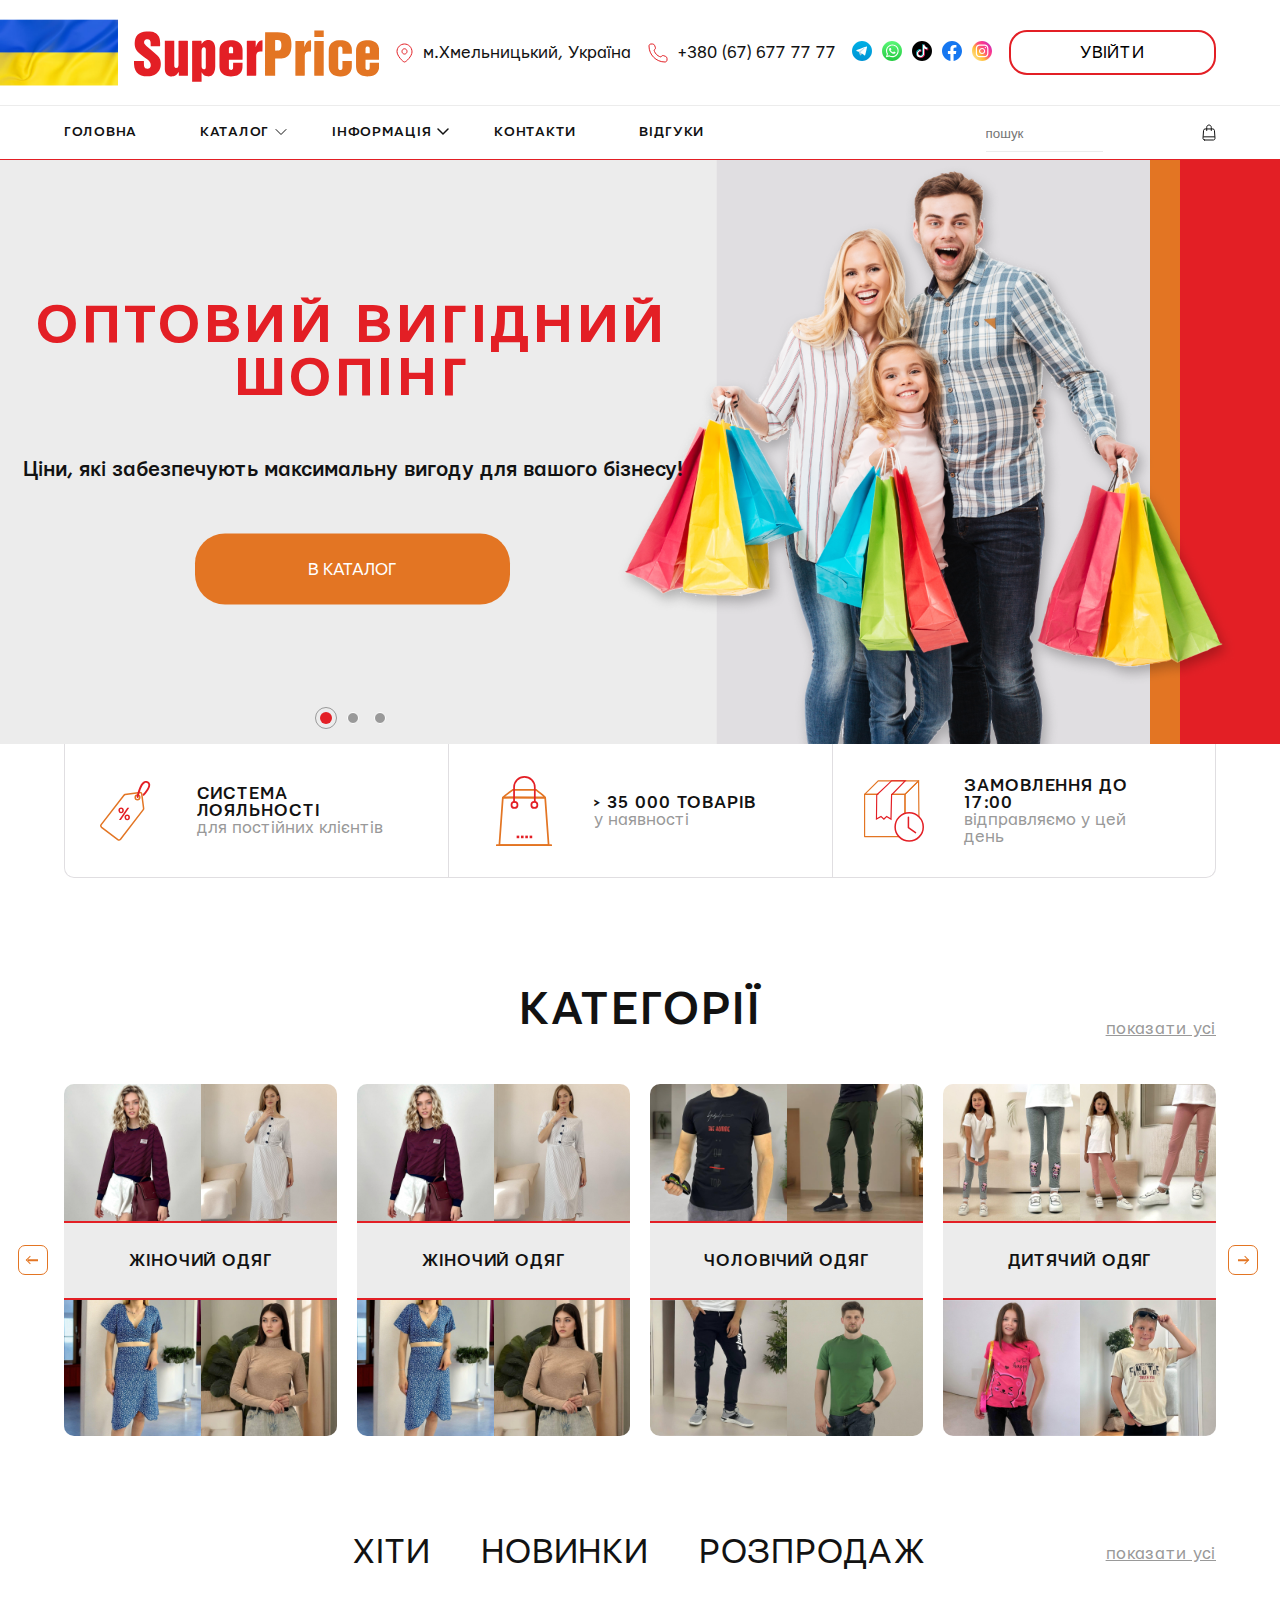
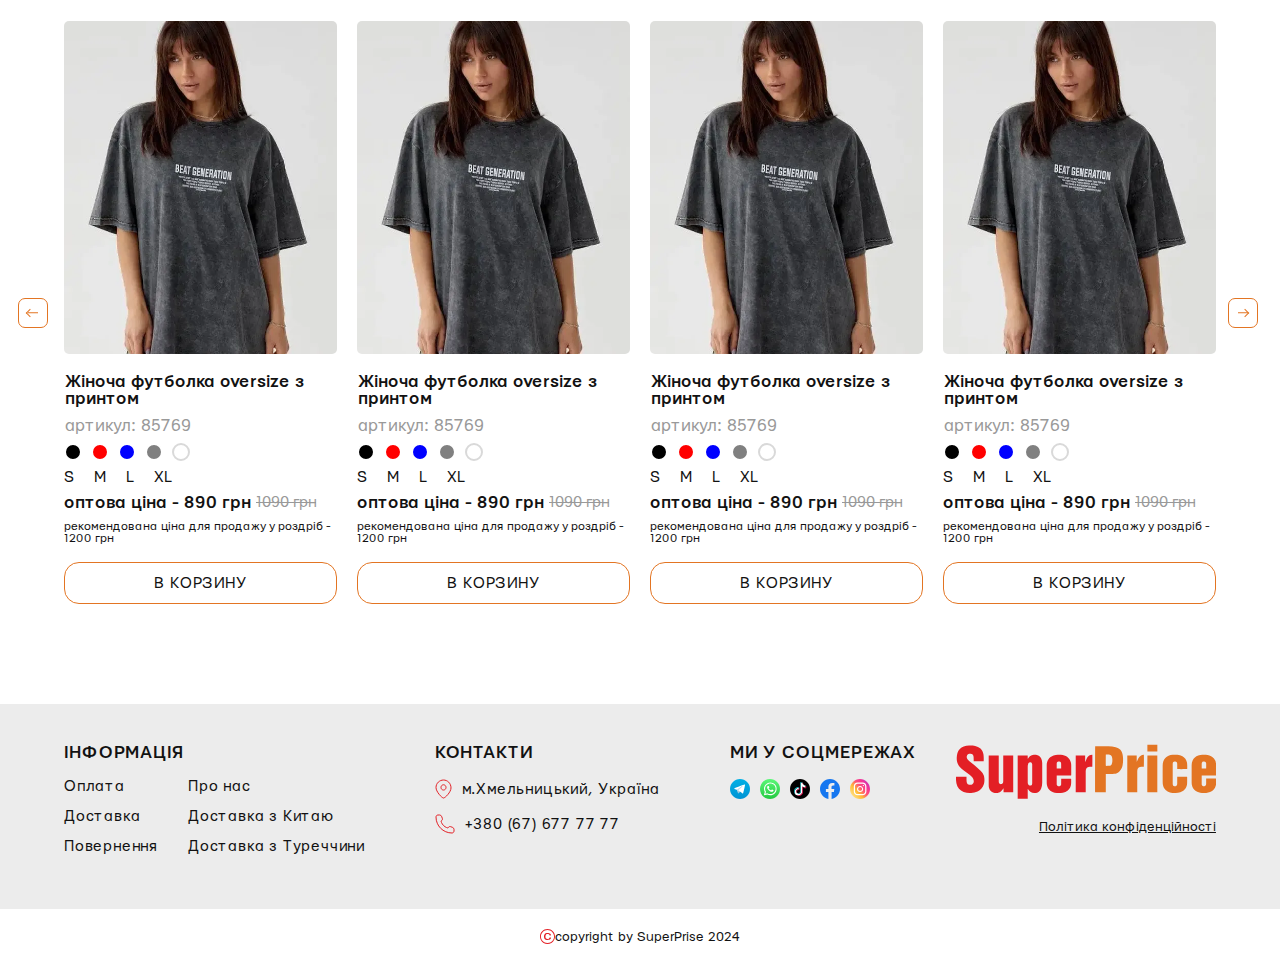
<file: docs/index.html>
<!DOCTYPE html><html lang="uk"><head><meta charset="UTF-8"><meta name="viewport" content="width=device-width, initial-scale=1.0, user-scalable=yes, maximum-scale=2.0"><link rel="stylesheet" href="css/style.css"><title> </title></head><body id="body"><header><div class="fixed-header"><div class="top-line-header"><div class="wrapper d-flex header item-center"><div class="flex-between burger-logo item-center"><div class="logo flag-img"><a href="index.html"><img src="img/logo.svg" alt="logo"></a></div></div><div class="icon-mobile flex-between item-center"><div class="search-mobile"> <a href="#"> <svg xmlns="http://www.w3.org/2000/svg" width="15" height="15" viewBox="0 0 15 15" fill="none">
<path fill-rule="evenodd" clip-rule="evenodd" d="M6.67279 0.9375C3.50528 0.9375 0.9375 3.50528 0.9375 6.67279C0.9375 9.84031 3.50528 12.4081 6.67279 12.4081C9.84031 12.4081 12.4081 9.84031 12.4081 6.67279C12.4081 3.50528 9.84031 0.9375 6.67279 0.9375ZM0 6.67279C0 2.98751 2.98751 0 6.67279 0C10.3581 0 13.3456 2.98751 13.3456 6.67279C13.3456 8.34673 12.7292 9.8767 11.711 11.0481L14.8627 14.1998C15.0458 14.3829 15.0458 14.6796 14.8627 14.8627C14.6796 15.0458 14.3829 15.0458 14.1998 14.8627L11.0481 11.711C9.8767 12.7292 8.34673 13.3456 6.67279 13.3456C2.98751 13.3456 0 10.3581 0 6.67279Z" fill="#121212"/>
</svg></a></div><p class="cart-cta"> <a href="basket.html"><svg xmlns="http://www.w3.org/2000/svg" width="14" height="17" viewBox="0 0 14 17" fill="none">
<path d="M4.70763 6.52632V3.36842C4.70763 2.06038 5.73396 1 7 1C8.26604 1 9.29237 2.06038 9.29237 3.36842V6.52632M1.65115 12.8421H12.3489M2.52832 16H11.4717C12.3586 16 13.0592 15.2226 12.996 14.3086L12.4502 6.41382C12.3931 5.58755 11.7277 4.94737 10.9259 4.94737H3.07412C2.27235 4.94737 1.60689 5.58755 1.54976 6.41382L1.00396 14.3086C0.940773 15.2226 1.64142 16 2.52832 16Z" stroke="#121212" stroke-linecap="round"/>
</svg></a></p><p class="cabinet-cta"><a href="#"><svg xmlns="http://www.w3.org/2000/svg" width="17" height="16" viewBox="0 0 17 16" fill="none">
<circle cx="8.50065" cy="4.16667" r="3.66667" stroke="#121212"/>
<path d="M16 14.9999C16 11.318 12.6421 8.33325 8.5 8.33325C4.35786 8.33325 1 11.318 1 14.9999" stroke="#121212" stroke-linecap="round"/>
</svg></a></p></div><div class="adress-header"> <a class="d-flex item-center" href="#"><svg xmlns="http://www.w3.org/2000/svg" width="17" height="20" viewBox="0 0 17 20" fill="none">
<path fill-rule="evenodd" clip-rule="evenodd" d="M8.5 19C10.125 19 16 13.0996 16 8.94118C16 4.17647 12.366 1 8.5 1C4.63401 1 1 4.17647 1 8.52941C1 12.6878 6.875 19 8.5 19ZM8.5 11.0588C9.88071 11.0588 11 9.8737 11 8.41177C11 6.94983 9.88071 5.76471 8.5 5.76471C7.11929 5.76471 6 6.94983 6 8.41177C6 9.8737 7.11929 11.0588 8.5 11.0588Z" stroke="#E31F25"/>
</svg> <span>м.Хмельницький, Україна</span></a></div><div class="phone-header"> <a class="d-flex item-center" href="tel:+380"><svg xmlns="http://www.w3.org/2000/svg" width="20" height="20" viewBox="0 0 20 20" fill="none">
<path d="M19 17V15.3541C19 14.5363 18.5021 13.8008 17.7428 13.4971L15.7086 12.6835C14.7429 12.2971 13.6422 12.7156 13.177 13.646L13 14C13 14 10.5 13.5 8.5 11.5C6.5 9.5 6 7 6 7L6.35402 6.82299C7.28438 6.35781 7.70285 5.25714 7.31654 4.29136L6.50289 2.25722C6.19916 1.4979 5.46374 1 4.64593 1H3C1.89543 1 1 1.89543 1 3C1 11.8366 8.16344 19 17 19C18.1046 19 19 18.1046 19 17Z" stroke="#E31F25" stroke-linejoin="round"/>
</svg><span>+380 (67) 677 77 77</span></a></div><div class="social-header"><div class="d-flex social-icon"><p><a href="https://t.me/"> <svg xmlns="http://www.w3.org/2000/svg" width="20" height="20" viewBox="0 0 20 20" fill="none">
<g clip-path="url(#clip0_213_16744)">
<path d="M10 20C15.5228 20 20 15.5228 20 10C20 4.47715 15.5228 0 10 0C4.47715 0 0 4.47715 0 10C0 15.5228 4.47715 20 10 20Z" fill="url(#paint0_linear_213_16744)"/>
<path d="M6.7998 10.7L7.9998 14C7.9998 14 8.0998 14.3 8.2998 14.3C8.4998 14.3 10.7998 11.8 10.7998 11.8L13.3998 6.7L6.7998 9.9V10.7Z" fill="#C1DAEA"/>
<path d="M8.29966 11.6L8.09966 14C8.09966 14 7.99966 14.7 8.69966 14C9.39966 13.3 10.1997 12.7 10.1997 12.7L8.29966 11.6Z" fill="#9CC6D9"/>
<path d="M6.8001 10.8L4.4001 10C4.4001 10 4.1001 9.9 4.2001 9.6C4.2001 9.5 4.3001 9.5 4.4001 9.4C4.9001 9 14.4001 5.6 14.4001 5.6C14.4001 5.6 14.7001 5.5 14.8001 5.6C14.9001 5.6 14.9001 5.7 15.0001 5.8C15.0001 5.8 15.0001 5.9 15.0001 6C15.0001 6.1 15.0001 6.1 15.0001 6.2C14.9001 7.1 13.2001 14.1 13.2001 14.1C13.2001 14.1 13.1001 14.5 12.7001 14.5C12.6001 14.5 12.4001 14.5 12.2001 14.3C11.5001 13.7 9.0001 12 8.4001 11.6C8.4001 11.6 8.4001 11.6 8.4001 11.5V11.4C8.4001 11.4 12.8001 7.5 12.9001 7.1C12.9001 7.1 12.9001 7.1 12.8001 7.1C12.5001 7.2 7.5001 10.4 6.9001 10.7C6.9001 10.9 6.8001 10.8 6.8001 10.8Z" fill="white"/>
</g>
<defs>
<linearGradient id="paint0_linear_213_16744" x1="10" y1="20" x2="10" y2="0" gradientUnits="userSpaceOnUse">
<stop stop-color="#0093D4"/>
<stop offset="1" stop-color="#00B0E5"/>
</linearGradient>
<clipPath id="clip0_213_16744">
<rect width="20" height="20" fill="white"/>
</clipPath>
</defs>
</svg></a></p><p><a href="whatsapp://send?phone=+12345678910"> <svg xmlns="http://www.w3.org/2000/svg" width="20" height="20" viewBox="0 0 20 20" fill="none">
<g clip-path="url(#clip0_213_16752)">
<path d="M10 20C15.5228 20 20 15.5228 20 10C20 4.47715 15.5228 0 10 0C4.47715 0 0 4.47715 0 10C0 15.5228 4.47715 20 10 20Z" fill="url(#paint0_linear_213_16752)"/>
<path fill-rule="evenodd" clip-rule="evenodd" d="M14.8004 5.3C13.6004 4.1 12.0004 3.4 10.3004 3.4C6.80039 3.5 4.00039 6.3 4.00039 9.8C4.00039 10.9 4.30039 12 4.80039 13L3.90039 16.3L7.30039 15.4C8.20039 15.9 9.30039 16.2 10.3004 16.2C13.8004 16.2 16.6004 13.4 16.6004 9.9C16.7004 8.1 16.0004 6.5 14.8004 5.3ZM10.3004 15.1C9.40039 15.1 8.40039 14.8 7.60039 14.4L7.40039 14.3L5.40039 14.8L6.00039 12.8L5.90039 12.6C5.30039 11.8 5.00039 10.8 5.10039 9.8C5.10039 6.9 7.50039 4.5 10.4004 4.5C11.8004 4.5 13.1004 5 14.1004 6C15.1004 7 15.6004 8.3 15.6004 9.7C15.6004 12.7 13.2004 15.1 10.3004 15.1ZM13.2004 11.1C13.0004 11 12.3004 10.6 12.1004 10.6C12.0004 10.5 11.8004 10.5 11.7004 10.7C11.6004 10.9 11.3004 11.2 11.2004 11.3C11.1004 11.4 11.0004 11.4 10.9004 11.3C10.7004 11.2 10.2004 11.1 9.60039 10.5C9.10039 10.1 8.80039 9.6 8.70039 9.4C8.60039 9.2 8.70039 9.2 8.80039 9.1C8.90039 9.1 9.00039 9 9.10039 8.9C9.20039 8.8 9.20039 8.7 9.30039 8.6C9.40039 8.5 9.30039 8.4 9.30039 8.3C9.30039 8.2 8.90039 7.4 8.80039 7.1C8.60039 6.8 8.50039 6.9 8.40039 6.9C8.30039 6.9 8.20039 6.9 8.10039 6.9C8.00039 6.9 7.80039 6.9 7.70039 7.1C7.50039 7.2 7.10039 7.6 7.10039 8.4C7.10039 9.2 7.70039 9.9 7.70039 10C7.80039 10.1 8.80039 11.7 10.4004 12.4C10.8004 12.6 11.1004 12.7 11.3004 12.7C11.7004 12.8 12.0004 12.8 12.3004 12.8C12.6004 12.8 13.2004 12.4 13.4004 12C13.5004 11.6 13.5004 11.3 13.5004 11.2C13.5004 11.2 13.4004 11.2 13.2004 11.1Z" fill="white"/>
</g>
<defs>
<linearGradient id="paint0_linear_213_16752" x1="10" y1="18.547" x2="10" y2="-1.453" gradientUnits="userSpaceOnUse">
<stop stop-color="#27CD44"/>
<stop offset="1" stop-color="#5FFB7C"/>
</linearGradient>
<clipPath id="clip0_213_16752">
<rect width="20" height="20" fill="white"/>
</clipPath>
</defs>
</svg></a></p><p><a href=""> <svg xmlns="http://www.w3.org/2000/svg" width="20" height="20" viewBox="0 0 20 20" fill="none">
<g clip-path="url(#clip0_213_16759)">
<path d="M10 20C15.5228 20 20 15.5228 20 10C20 4.47715 15.5228 0 10 0C4.47715 0 0 4.47715 0 10C0 15.5228 4.47715 20 10 20Z" fill="black"/>
<path d="M7.29961 14C7.39961 14.1 7.49961 14.2 7.59961 14.3C7.89961 14.6 8.29961 14.7 8.69961 14.7C9.69961 14.8 10.5996 14 10.6996 13V12.9C10.6996 9.9 10.6996 6.9 10.6996 3.9C10.6996 3.7 10.6996 3.7 10.8996 3.7C11.3996 3.7 11.7996 3.7 12.2996 3.7H12.3996V3.8C12.5996 4.6 12.9996 5.2 13.6996 5.7L13.7996 5.8C13.7996 5.8 13.8996 5.8 13.8996 5.9C13.9996 6 14.0996 6.1 14.1996 6.1C14.5996 6.4 14.9996 6.6 15.3996 6.7H15.4996V6.8C15.4996 7.3 15.4996 7.9 15.4996 8.4C15.4996 8.5 15.4996 8.5 15.3996 8.5C14.9996 8.5 14.5996 8.4 14.2996 8.4C13.6996 8.3 13.0996 8 12.4996 7.6C12.4996 7.6 12.3996 7.5 12.3996 7.6V7.7C12.3996 9.2 12.3996 10.7 12.3996 12.2C12.3996 13.2 12.0996 14.2 11.3996 15C10.6996 15.8 9.79961 16.3 8.69961 16.5C7.89961 16.6 6.99961 16.5 6.29961 16.1C6.19961 16 6.09961 16 5.89961 15.9L5.79961 15.8C5.49961 15.6 5.39961 15.3 5.19961 15C4.89961 14.6 4.79961 14.1 4.69961 13.6C4.69961 13.3 4.59961 13 4.59961 12.7C4.69961 11.7 4.99961 10.9 5.59961 10.2C6.09961 9.6 6.79961 9.2 7.49961 8.9C7.79961 8.8 8.09961 8.7 8.49961 8.7C8.59961 8.7 8.59961 8.7 8.69961 8.7H8.79961V8.8C8.79961 9.3 8.79961 9.9 8.79961 10.4C8.79961 10.4 8.79961 10.4 8.79961 10.5C8.79961 10.6 8.79961 10.6 8.69961 10.6C8.59961 10.6 8.39961 10.5 8.29961 10.5C8.09961 10.5 7.79961 10.5 7.59961 10.6C6.89961 10.9 6.39961 11.4 6.29961 12.2C6.19961 13 6.49961 13.6 7.09961 14C7.19961 13.9 7.29961 14 7.29961 14Z" fill="white"/>
<path d="M5.90039 15.9C6.40039 16.2 7.00039 16.4 7.50039 16.5C7.80039 16.5 8.10039 16.6 8.30039 16.5C9.20039 16.5 10.1004 16.1 10.8004 15.5C11.5004 14.9 12.0004 14.2 12.2004 13.3C12.3004 13 12.3004 12.7 12.3004 12.5C12.3004 12.3 12.3004 12.2 12.3004 12C12.3004 10.6 12.3004 9.2 12.3004 7.8V7.7H12.4004C12.9004 8 13.4004 8.3 14.0004 8.5C14.3004 8.6 14.7004 8.6 15.0004 8.7C15.1004 8.7 15.3004 8.7 15.4004 8.7C15.5004 8.7 15.5004 8.7 15.5004 8.6C15.5004 8.5 15.5004 8.5 15.5004 8.4C15.5004 7.9 15.5004 7.4 15.5004 7V6.9C15.6004 6.9 15.8004 6.9 15.9004 7C16.0004 7 16.1004 7 16.1004 7C16.1004 7 16.2004 7 16.2004 7.1C16.2004 7.8 16.2004 8.5 16.2004 9.2C16.2004 9.3 16.2004 9.3 16.1004 9.3C15.9004 9.3 15.7004 9.3 15.5004 9.3C15.1004 9.2 14.6004 9.1 14.2004 9C13.8004 8.8 13.4004 8.6 13.1004 8.4C13.1004 8.4 13.1004 8.4 13.0004 8.3V8.4C13.0004 9.9 13.0004 11.4 13.0004 12.9C13.0004 13.7 12.8004 14.5 12.4004 15.1C11.9004 15.9 11.2004 16.5 10.2004 16.8C9.60039 17 9.10039 17.1 8.50039 17C7.60039 17 6.70039 16.6 5.90039 15.9Z" fill="#EC1655"/>
<path d="M12.5004 3.8C12.4004 3.8 12.4004 3.8 12.5004 3.8C11.9004 3.8 11.4004 3.8 10.9004 3.8C10.8004 3.8 10.8004 3.8 10.8004 3.9C10.8004 6.9 10.8004 9.9 10.8004 12.8C10.8004 13 10.8004 13.2 10.7004 13.4C10.5004 14.1 10.0004 14.6 9.30039 14.7C8.50039 14.9 7.90039 14.6 7.40039 14C7.50039 14.1 7.70039 14.1 7.90039 14.1C8.40039 14.2 8.90039 14.1 9.30039 13.9C9.80039 13.6 10.1004 13.1 10.2004 12.6C10.2004 12.5 10.2004 12.4 10.2004 12.3C10.2004 9.3 10.2004 6.3 10.2004 3.4C10.2004 3.3 10.2004 3.3 10.3004 3.3C11.0004 3.3 11.7004 3.3 12.4004 3.3C12.5004 3.3 12.5004 3.3 12.5004 3.4C12.4004 3.4 12.4004 3.6 12.5004 3.8Z" fill="#0CBAC6"/>
<path d="M8.8 8.70001C8.4 8.70001 8 8.70001 7.6 8.90001C7 9.10001 6.5 9.40001 6 9.80001C5.4 10.3 5 11 4.8 11.8C4.7 12.1 4.7 12.4 4.7 12.6C4.7 12.8 4.7 12.9 4.7 13.1C4.7 13.6 4.8 14 5 14.5C5.2 15 5.5 15.4 5.8 15.8C5.7 15.8 5.7 15.7 5.6 15.6C4.9 15.1 4.4 14.4 4.2 13.5C4.1 13.3 4 13 4 12.7C4 12.5 4 12.3 4 12C4 11.5 4.2 11 4.4 10.6C4.6 10.1 4.9 9.70001 5.3 9.30001C5.7 8.90001 6.2 8.50001 6.8 8.30001C7.2 8.20001 7.5 8.10001 7.9 8.10001C8.2 8.10001 8.5 8.10001 8.7 8.10001C8.7 8.10001 8.8 8.10001 8.8 8.20001C8.8 8.30001 8.8 8.50001 8.8 8.70001Z" fill="#0CBAC6"/>
<path d="M7.29997 14C7.09997 13.9 6.99997 13.8 6.89997 13.7C6.59997 13.4 6.39997 13 6.29997 12.5C6.19997 11.5 6.79997 10.7 7.59997 10.4C7.99997 10.3 8.29997 10.3 8.69997 10.4C8.69997 10.4 8.69997 10.4 8.79997 10.4V10.3C8.79997 9.80001 8.79997 9.20001 8.79997 8.70001V8.60001C8.99997 8.60001 9.19997 8.60001 9.39997 8.60001C9.39997 9.30001 9.39997 10 9.39997 10.8V10.9C9.29997 10.9 9.19997 10.9 9.09997 10.8C8.49997 10.7 7.99997 10.9 7.59997 11.2C7.19997 11.5 6.99997 11.9 6.89997 12.4C6.89997 13.1 6.99997 13.5 7.29997 14Z" fill="#EC1655"/>
<path d="M13.9004 5.9C13.7004 5.8 13.5004 5.6 13.3004 5.4C12.8004 4.9 12.6004 4.4 12.4004 3.8C12.6004 3.8 12.8004 3.8 13.0004 3.8C13.0004 4.3 13.2004 4.8 13.4004 5.3C13.6004 5.5 13.7004 5.7 13.9004 5.9Z" fill="#EC1655"/>
<path d="M15.6 6.9C15 6.8 14.6 6.5 14.1 6.2C14.1 6.1 14 6 14 6C14 6 14 6 14.1 6C14.4 6.2 14.8 6.3 15.2 6.4C15.3 6.4 15.5 6.4 15.7 6.4C15.8 6.4 15.8 6.4 15.8 6.5C15.6 6.6 15.6 6.7 15.6 6.9Z" fill="#0CBAC6"/>
</g>
<defs>
<clipPath id="clip0_213_16759">
<rect width="20" height="20" fill="white"/>
</clipPath>
</defs>
</svg></a></p><p><a href=""> <svg xmlns="http://www.w3.org/2000/svg" width="20" height="20" viewBox="0 0 20 20" fill="none">
<g clip-path="url(#clip0_213_16771)">
<path d="M10 0C4.5 0 0 4.5 0 10C0 15 3.7 19.1 8.4 19.9V12.9H5.9V10H8.4V7.8C8.4 5.3 9.9 3.9 12.2 3.9C13.3 3.9 14.4 4.1 14.4 4.1V6.6H13.1C11.9 6.6 11.5 7.4 11.5 8.2V10H14.3L13.9 12.9H11.6V19.9C16.3 19.1 20 15 20 10C20 4.5 15.5 0 10 0Z" fill="#1677F0"/>
</g>
<defs>
<clipPath id="clip0_213_16771">
<rect width="20" height="20" fill="white"/>
</clipPath>
</defs>
</svg></a></p><p><a href=""> <svg xmlns="http://www.w3.org/2000/svg" width="20" height="20" viewBox="0 0 20 20" fill="none">
<g clip-path="url(#clip0_213_16773)">
<path d="M10.0002 18.7C14.8603 18.7 18.8002 14.7601 18.8002 9.9C18.8002 5.03989 14.8603 1.1 10.0002 1.1C5.14009 1.1 1.2002 5.03989 1.2002 9.9C1.2002 14.7601 5.14009 18.7 10.0002 18.7Z" fill="white"/>
<path d="M10 20C4.5 20 0 15.5 0 10C0 4.5 4.5 0 10 0C15.5 0 20 4.5 20 10C20 15.5 15.5 20 10 20ZM13.4 5.9C13 5.9 12.7 6.2 12.7 6.6C12.7 7 13 7.3 13.4 7.3C13.8 7.3 14.1 7 14.1 6.6C14.1 6.2 13.8 5.9 13.4 5.9ZM10.1 6.9C8.4 6.9 7 8.3 7 10C7 11.7 8.4 13.1 10.1 13.1C11.8 13.1 13.2 11.7 13.2 10C13.2 8.3 11.8 6.9 10.1 6.9ZM10.1 12C9 12 8.1 11.1 8.1 10C8.1 8.9 9 8 10.1 8C11.2 8 12.1 8.9 12.1 10C12.1 11.1 11.2 12 10.1 12ZM16.4 7.4C16.4 5.3 14.7 3.6 12.6 3.6H7.6C5.5 3.6 3.8 5.3 3.8 7.4V12.4C3.8 14.5 5.5 16.2 7.6 16.2H12.6C14.7 16.2 16.4 14.5 16.4 12.4V7.4ZM15.2 12.4C15.2 13.8 14 15 12.6 15H7.6C6.1 15 5 13.9 5 12.4V7.4C5 6 6.1 4.8 7.6 4.8H12.6C14 4.8 15.2 6 15.2 7.4V12.4Z" fill="url(#paint0_linear_213_16773)"/>
</g>
<defs>
<linearGradient id="paint0_linear_213_16773" x1="1.92" y1="16.88" x2="26.7298" y2="-4.2452" gradientUnits="userSpaceOnUse">
<stop offset="0.0011048" stop-color="#FFE185"/>
<stop offset="0.2094" stop-color="#FFBB36"/>
<stop offset="0.3765" stop-color="#FF5176"/>
<stop offset="0.5238" stop-color="#F63395"/>
<stop offset="0.7394" stop-color="#A436D2"/>
<stop offset="1" stop-color="#5F4EED"/>
</linearGradient>
<clipPath id="clip0_213_16773">
<rect width="20" height="20" fill="white"/>
</clipPath>
</defs>
</svg></a></p></div></div><div class="entry-button cabinet-cta"> <form action="#"> <button type="submit">увійти</button></form></div><div class="burger burger-fix" id="burger"><span class="bord"></span></div><div class="black-fon-popup black-fon-reg d-none"></div><div class="popup-cabinet d-none"><div class="registration"><a class="cancel-popup-cabinet" href="#"> <svg xmlns="http://www.w3.org/2000/svg" width="22" height="22" viewBox="0 0 22 22" fill="none">
<path d="M20.9999 1.00008L1 21M0.999915 1L20.9998 20.9999" stroke="#D9D9D9" stroke-width="2" stroke-linecap="round" stroke-linejoin="round"/>
</svg></a><h2>особистий кабінет</h2><div class="d-flex item-center cta-reg"><a class="entry active-link" href="#">вхід</a><a class="registration" href="#">Реєстрація</a></div><div class="entry-form active-form"><form action="#"><p> <label for="emailEntry">E-mail</label><input type="email" name="emailEntry" id="emailEntry" placeholder="E-mail" required autocomplete="username"></p><p> <label for="passwordEntry">Пароль</label><input class="password" type="password" id="passwordEntry" name="passwordEntry" placeholder="Ваш пароль" required autocomplete="current-password" minlength="6" maxlength="25"><a class="eye closeEye" href="#" data-target="passwordEntry"><svg class="openEye" xmlns="http://www.w3.org/2000/svg" width="17" height="12" viewBox="0 0 17 12" fill="none">
<path d="M1.39258 7.004C1.19843 6.7376 1.10136 6.6044 1.03454 6.3467C0.988487 6.16909 0.988487 5.83091 1.03454 5.6533C1.10136 5.3956 1.19843 5.2624 1.39258 4.996C2.45644 3.5362 4.78758 1 8.14286 1C11.4981 1 13.8293 3.5362 14.8931 4.996C15.0873 5.2624 15.1844 5.3956 15.2512 5.6533C15.2972 5.83091 15.2972 6.16909 15.2512 6.3467C15.1844 6.6044 15.0873 6.7376 14.8931 7.004C13.8293 8.4638 11.4981 11 8.14286 11C4.78758 11 2.45644 8.4638 1.39258 7.004Z" stroke="#D9D9D9" stroke-width="1.5" stroke-linecap="round" stroke-linejoin="round"/>
<path d="M8.14244 7.42857C8.93142 7.42857 9.57101 6.78898 9.57101 6C9.57101 5.21102 8.93142 4.57143 8.14244 4.57143C7.35346 4.57143 6.71387 5.21102 6.71387 6C6.71387 6.78898 7.35346 7.42857 8.14244 7.42857Z" stroke="#D9D9D9" stroke-width="1.5" stroke-linecap="round" stroke-linejoin="round"/>
</svg></a></p><a href="#">Забули пароль?</a><p class="btn-block-reg"><button class="btn-reg" type="submit"> увійти </button></p></form></div><div class="registration-form"> <form action="#"> <p> <label for="nameReg">Імʼя та прізвище</label><input type="text" name="nameReg" placeholder="Ваше імʼя та прізвище" required maxlength="50"></p><p> <label for="emailReg">E-mail</label><input type="email" name="emailReg" placeholder="E-mail" required autocomplete="username" maxlength="50"></p><p> <label for="passwordReg">Пароль<span>(Пароль повинен бути не менше 6 символів)</span></label><input class="password" type="password" id="passwordReg" name="passwordReg" placeholder="Ваш пароль" required autocomplete="new-password" minlength="6" maxlength="25"><a class="eye closeEye" href="#" data-target="passwordReg"><svg class="openEye" xmlns="http://www.w3.org/2000/svg" width="17" height="12" viewBox="0 0 17 12" fill="none">
<path d="M1.39258 7.004C1.19843 6.7376 1.10136 6.6044 1.03454 6.3467C0.988487 6.16909 0.988487 5.83091 1.03454 5.6533C1.10136 5.3956 1.19843 5.2624 1.39258 4.996C2.45644 3.5362 4.78758 1 8.14286 1C11.4981 1 13.8293 3.5362 14.8931 4.996C15.0873 5.2624 15.1844 5.3956 15.2512 5.6533C15.2972 5.83091 15.2972 6.16909 15.2512 6.3467C15.1844 6.6044 15.0873 6.7376 14.8931 7.004C13.8293 8.4638 11.4981 11 8.14286 11C4.78758 11 2.45644 8.4638 1.39258 7.004Z" stroke="#D9D9D9" stroke-width="1.5" stroke-linecap="round" stroke-linejoin="round"/>
<path d="M8.14244 7.42857C8.93142 7.42857 9.57101 6.78898 9.57101 6C9.57101 5.21102 8.93142 4.57143 8.14244 4.57143C7.35346 4.57143 6.71387 5.21102 6.71387 6C6.71387 6.78898 7.35346 7.42857 8.14244 7.42857Z" stroke="#D9D9D9" stroke-width="1.5" stroke-linecap="round" stroke-linejoin="round"/>
</svg></a></p><p> <label for="passwordReg2">Повторіть пароль</label><input class="password" type="password" id="passwordReg2" name="passwordReg2" placeholder="Ваш пароль" required autocomplete="new-password" minlength="6" maxlength="25"><a class="eye closeEye" href="#" data-target="passwordReg2"><svg class="openEye" xmlns="http://www.w3.org/2000/svg" width="17" height="12" viewBox="0 0 17 12" fill="none">
<path d="M1.39258 7.004C1.19843 6.7376 1.10136 6.6044 1.03454 6.3467C0.988487 6.16909 0.988487 5.83091 1.03454 5.6533C1.10136 5.3956 1.19843 5.2624 1.39258 4.996C2.45644 3.5362 4.78758 1 8.14286 1C11.4981 1 13.8293 3.5362 14.8931 4.996C15.0873 5.2624 15.1844 5.3956 15.2512 5.6533C15.2972 5.83091 15.2972 6.16909 15.2512 6.3467C15.1844 6.6044 15.0873 6.7376 14.8931 7.004C13.8293 8.4638 11.4981 11 8.14286 11C4.78758 11 2.45644 8.4638 1.39258 7.004Z" stroke="#D9D9D9" stroke-width="1.5" stroke-linecap="round" stroke-linejoin="round"/>
<path d="M8.14244 7.42857C8.93142 7.42857 9.57101 6.78898 9.57101 6C9.57101 5.21102 8.93142 4.57143 8.14244 4.57143C7.35346 4.57143 6.71387 5.21102 6.71387 6C6.71387 6.78898 7.35346 7.42857 8.14244 7.42857Z" stroke="#D9D9D9" stroke-width="1.5" stroke-linecap="round" stroke-linejoin="round"/>
</svg></a></p><p class="btn-block-reg"> <button class="btn-reg" type="submit">зареєструватися </button></p></form></div></div></div></div></div><div class="black-fon"></div><div class="header-navigation"> <nav class="wrapper flex-between item-center"><div class="nav_container"><ul class="navigation-menu-catalog"><li class="mobile-head-menu"> <span>меню</span><span class="cancel-menu"><svg xmlns="http://www.w3.org/2000/svg" width="12" height="12" viewBox="0 0 12 12" fill="none">
<path d="M11 1.00004L1 11M0.999958 1L10.9999 11" stroke="#121212" stroke-opacity="0.5" stroke-linecap="round" stroke-linejoin="round"/>
</svg></span></li><li><a class="d-block" href="index.html">головна</a></li><li><a class="down-menu" href="javascript:void(0)">каталог<svg xmlns="http://www.w3.org/2000/svg" width="12" height="7" viewBox="0 0 12 7" fill="none">
<path d="M1 1L6 6L11 1" stroke="#121212" stroke-linecap="round"/>
</svg></a><div class="sub-menu-main mobile-menu"><ul class="sub-menu"><li><a href="catalog.html"><span>Чоловічий одяг</span></a><div class="second-subMenu"><ul><li><a href="#">футболки</a></li><li><a href="#">худі</a></li><li><a href="#">носки</a></li><li><a href="#">спідня білизна</a></li><li><a href="#">спортивні штани</a></li><li><a href="#">джинси</a></li><li><a href="#">шорти</a></li><li><a href="#">сорочки</a></li><li><a href="#">футолки поло</a></li><li><a href="#">костюми</a></li><li><a href="#">верхній одяг</a></li></ul></div></li><li><a href="catalog.html"><span>Чоловіче взуття</span></a><div class="second-subMenu"><ul><li><a href="#">тапки</a></li><li><a href="#">кросівки</a></li><li><a href="#">кеди</a></li><li><a href="#">туфлі</a></li></ul></div></li><li><a href="catalog.html"><span>Жіночий одяг</span></a><div class="second-subMenu"><ul><li><a href="#">футболки</a></li><li><a href="#">худі</a></li><li><a href="#">носки</a></li><li><a href="#">спідня білизна</a></li><li><a href="#">спортивні штани</a></li><li><a href="#">джинси</a></li><li><a href="#">шорти</a></li><li><a href="#">сорочки</a></li><li><a href="#">сукні</a></li><li><a href="#">жилетки</a></li><li><a href="#">пальто</a></li><li><a href="#">майки</a></li><li><a href="#">лосини</a></li><li><a href="#">комбінезони</a></li><li><a href="#">спідниці</a></li><li><a href="#">топи</a></li></ul></div></li><li><a href="catalog.html"><span>Жіноче взуття</span></a><div class="second-subMenu"><ul><li><a href="#">тапки</a></li><li><a href="#">кросівки</a></li><li><a href="#">кеди</a></li><li><a href="#">туфлі</a></li><li><a href="#">балетки</a></li><li><a href="#">уги</a></li></ul></div></li><li><a href="catalog.html"><span>Дитячий одяг</span></a><div class="second-subMenu"><ul><li><a href="#">футболки</a></li><li><a href="#">боді</a></li><li><a href="#">штани</a></li><li><a href="#">лосини</a></li><li><a href="#">худі</a></li><li><a href="#">шорти</a></li><li><a href="#">джинси</a></li><li><a href="#">комбінезони</a></li><li><a href="#">купальники</a></li></ul></div></li><li><a href="catalog.html"><span>Підлітковий одяг</span></a><div class="second-subMenu"><ul><li><a href="#">футболки</a></li><li><a href="#">худі</a></li><li><a href="#">носки</a></li><li><a href="#">спідня білизна</a></li><li><a href="#">спортивні штани</a></li><li><a href="#">джинси</a></li><li><a href="#">шорти</a></li><li><a href="#">сорочки</a></li><li><a href="#">сукні</a></li><li><a href="#">жилетки</a></li><li><a href="#">пальто</a></li><li><a href="#">майки</a></li></ul></div></li><li><a href="catalog.html"><span>Головні убори</span></a><div class="second-subMenu"><ul><li><a href="#">кепки</a></li><li><a href="#">панамки</a></li><li><a href="#">шапки</a></li></ul></div></li><li><a href="catalog.html"><span>Рюкзаки, сумки, гаманці</span></a></li><li><a href="catalog.html"><span>Товари для дому</span></a><div class="second-subMenu"><ul><li><a href="#">посуд</a></li><li><a href="#">вази</a></li><li><a href="#">господарські товари</a></li><li><a href="#">ліхтарики</a></li><li><a href="#">скарбнички</a></li><li><a href="#">усе для кухні</a></li></ul></div></li><li><a href="catalog.html"><span>Іграшки</span></a></li><li><a href="catalog.html"><span>Аксесуари</span></a></li><li><a href="catalog.html"><span>Канцтовари</span></a></li><li><a href="catalog.html"><span>Товари з українською символікою              </span></a></li></ul></div></li><li><a class="down-menu d-block" href="help.html">інформація<svg class="position-center help-svg" xmlns="http://www.w3.org/2000/svg" width="12" height="8" viewBox="0 0 12 8" fill="none">
<path d="M1 1L6 6L11 1" stroke-width="1.5" stroke-linecap="round"/>
</svg></a><ul class="help-sub-menu"><li><a href="help.html#price" data-href="price"><svg xmlns="http://www.w3.org/2000/svg" width="96" height="75" viewBox="0 0 96 75" fill="none">
<g clip-path="url(#clip0_469_12415)">
<path d="M80.85 75H8.475C3.825 75 0 71.175 0 66.525V15.3C0 10.65 3.825 6.825 8.475 6.825H80.85C85.5 6.825 89.325 10.65 89.325 15.3V32.925C89.325 33.375 88.95 33.675 88.575 33.675H65.475C61.5 33.675 58.275 36.9 58.275 40.875C58.275 44.85 61.5 48.075 65.475 48.075H88.5C88.95 48.075 89.25 48.45 89.25 48.825V66.45C89.325 71.175 85.5 75 80.85 75ZM8.475 8.4C4.65 8.4 1.575 11.475 1.575 15.3V66.525C1.575 70.35 4.65 73.425 8.475 73.425H80.85C84.675 73.425 87.75 70.35 87.75 66.525V49.65H65.475C60.675 49.65 56.7 45.75 56.7 40.875C56.7 36.075 60.6 32.1 65.475 32.1H87.75V15.3C87.75 11.475 84.675 8.4 80.85 8.4H8.475Z" fill=""/>
<path d="M93.6752 49.65H65.4752C60.6752 49.65 56.7002 45.75 56.7002 40.875C56.7002 36.075 60.6002 32.1 65.4752 32.1H93.6752C93.9752 32.1 94.2002 32.1 94.4252 32.1C94.8002 32.1 95.1752 32.475 95.1752 32.85V48.75C95.1752 49.125 94.8752 49.5 94.5002 49.5C94.2002 49.65 93.9752 49.65 93.6752 49.65ZM65.4752 33.75C61.5002 33.75 58.2752 36.975 58.2752 40.95C58.2752 44.925 61.5002 48.15 65.4752 48.15H93.6002V33.75H65.4752Z" fill=""/>
<path d="M67.9498 45.15C65.6248 45.15 63.6748 43.275 63.6748 40.875C63.6748 38.55 65.5498 36.6 67.9498 36.6C70.2748 36.6 72.2248 38.475 72.2248 40.875C72.1498 43.275 70.2748 45.15 67.9498 45.15ZM67.9498 38.25C66.4498 38.25 65.2498 39.45 65.2498 40.95C65.2498 42.45 66.4498 43.65 67.9498 43.65C69.4498 43.65 70.6498 42.45 70.6498 40.95C70.6498 39.45 69.4498 38.25 67.9498 38.25Z" fill=""/>
<path d="M88.5002 67.95C88.2752 67.95 88.1252 67.875 87.9752 67.725C87.8252 67.575 87.6752 67.35 87.6752 67.05C87.6752 66.825 87.6752 66.675 87.6752 66.45V49.65H65.4752C60.6752 49.65 56.7002 45.75 56.7002 40.875C56.7002 36.075 60.6002 32.1 65.4752 32.1H87.7502V15.3C87.7502 11.475 84.6752 8.4 80.8502 8.4H8.4752C7.9502 8.4 7.50019 8.475 7.05019 8.55C6.82519 8.625 6.5252 8.55 6.3752 8.4C6.1502 8.25 6.0752 8.025 6.0752 7.725C6.4502 3.375 10.1252 0 14.4752 0H86.8502C91.5002 0 95.3252 3.825 95.3252 8.475V59.7C95.3252 63.675 92.5502 67.125 88.6502 67.95C88.6502 67.95 88.5752 67.95 88.5002 67.95ZM65.4752 33.75C61.5002 33.75 58.2752 36.975 58.2752 40.95C58.2752 44.925 61.5002 48.15 65.4752 48.15H88.5002C88.9502 48.15 89.2502 48.525 89.2502 48.9V66.15C91.8752 65.175 93.7502 62.55 93.7502 59.7V8.475C93.7502 4.65 90.6752 1.575 86.8502 1.575H14.4752C11.2502 1.575 8.4752 3.825 7.7252 6.9C7.9502 6.9 8.17519 6.9 8.40019 6.9H80.7752C85.4252 6.9 89.2502 10.725 89.2502 15.375V33C89.2502 33.45 88.8752 33.75 88.5002 33.75H65.4752Z" fill=""/>
<path d="M70.2748 17.25H19.0498C18.5998 17.25 18.2998 16.875 18.2998 16.5C18.2998 16.05 18.6748 15.75 19.0498 15.75H70.3498C70.7998 15.75 71.0998 16.125 71.0998 16.5C71.0998 16.875 70.7248 17.25 70.2748 17.25Z" fill=""/>
<path d="M70.2748 66.225H19.0498C18.5998 66.225 18.2998 65.85 18.2998 65.475C18.2998 65.025 18.6748 64.725 19.0498 64.725H70.3498C70.7998 64.725 71.0998 65.1 71.0998 65.475C71.0998 65.85 70.7248 66.225 70.2748 66.225Z" fill=""/>
<path d="M23.7752 45H15.4502C15.0002 45 14.7002 44.625 14.7002 44.25V36.225C14.7002 35.775 15.0752 35.475 15.4502 35.475H23.7752C24.2252 35.475 24.5252 35.85 24.5252 36.225V44.175C24.5252 44.625 24.1502 45 23.7752 45ZM16.2002 43.425H22.9502V37.05H16.2002V43.425Z" fill=""/>
<path d="M44.6248 45H36.2998C35.8498 45 35.5498 44.625 35.5498 44.25V36.225C35.5498 35.775 35.9248 35.475 36.2998 35.475H44.6248C45.0748 35.475 45.3748 35.85 45.3748 36.225V44.175C45.4498 44.625 45.0748 45 44.6248 45ZM37.1248 43.425H43.8748V37.05H37.1248V43.425Z" fill=""/>
</g>
<defs>
<clipPath id="clip0_469_12415">
<rect width="95.85" height="75" fill="white"/>
</clipPath>
</defs>
</svg><span>Оплата</span></a></li><li><a href="help.html#delivery-info" data-href="delivery-info"><svg xmlns="http://www.w3.org/2000/svg" width="118" height="75" viewBox="0 0 118 75" fill="none">
<path d="M99.1585 20.1923C95.9855 19.6875 89.7114 19.6875 89.7114 19.6875V35.5529C89.7114 35.9856 89.8556 36.4183 90.1441 36.7067C90.4326 37.0673 90.7931 37.2837 91.2258 37.3558L109.832 41.0337C109.976 41.0337 110.048 41.1058 110.192 41.1058C110.625 41.1058 110.985 40.9615 111.346 40.6731C111.779 40.3125 112.067 39.8077 112.067 39.2308V34.6154C112.067 31.2981 110.769 27.9087 108.245 25.3846C105.721 22.8606 102.332 20.625 99.1585 20.1923ZM110.625 39.2308C110.625 39.3029 110.625 39.4471 110.481 39.5913C110.409 39.6635 110.336 39.6635 110.264 39.6635H110.192L91.5864 35.9856C91.5143 35.9856 91.4422 35.9135 91.3701 35.8413C91.298 35.7692 91.298 35.625 91.298 35.5529V21.1298C93.3172 21.1298 96.923 21.274 99.0864 21.5625C101.683 21.9231 104.711 23.726 107.38 26.3942C109.615 28.6298 110.769 31.5144 110.769 34.6154V39.2308H110.625Z" fill=""/>
<path fill-rule="evenodd" clip-rule="evenodd" d="M99.08 20.6861C97.5279 20.4392 95.1946 20.3135 93.229 20.2503C92.2505 20.2189 91.3705 20.2032 90.7351 20.1954C90.5346 20.1929 90.3585 20.1912 90.2114 20.19V35.5529C90.2114 35.8863 90.3242 36.1797 90.4977 36.3532L90.5172 36.3728L90.5345 36.3944C90.7505 36.6643 91.0037 36.8118 91.308 36.8626L91.3154 36.8638L109.89 40.5356C110.016 40.5437 110.113 40.5761 110.163 40.5929L110.17 40.5954C110.187 40.601 110.197 40.6041 110.202 40.6057C110.498 40.6036 110.748 40.5106 111.03 40.2858C111.37 40.0008 111.567 39.6294 111.567 39.2308V34.6154C111.567 31.4254 110.318 28.1648 107.892 25.7382C105.402 23.249 102.109 21.0992 99.091 20.6877L99.08 20.6861ZM109.832 41.0337L91.2258 37.3558C90.7931 37.2837 90.4326 37.0673 90.1441 36.7067C89.8556 36.4183 89.7114 35.9856 89.7114 35.5529V19.6875C89.7114 19.6875 89.8935 19.6875 90.2114 19.69C91.7593 19.7022 96.5261 19.7735 99.1585 20.1923C102.332 20.625 105.721 22.8606 108.245 25.3846C110.769 27.9087 112.067 31.2981 112.067 34.6154V39.2308C112.067 39.8077 111.779 40.3125 111.346 40.6731C110.985 40.9615 110.625 41.1058 110.192 41.1058C110.12 41.1058 110.066 41.0877 110.012 41.0697C109.958 41.0517 109.904 41.0337 109.832 41.0337ZM91.798 21.1324C93.8709 21.1532 97.0917 21.2965 99.0864 21.5625C101.683 21.9231 104.711 23.726 107.38 26.3942C109.615 28.6298 110.769 31.5144 110.769 34.6154V39.2308H110.625C110.625 39.3029 110.625 39.4471 110.481 39.5913C110.409 39.6635 110.336 39.6635 110.264 39.6635H110.192L91.5864 35.9856C91.5143 35.9856 91.4422 35.9135 91.3701 35.8413C91.298 35.7692 91.298 35.625 91.298 35.5529V21.1298C91.4555 21.1298 91.6226 21.1307 91.798 21.1324ZM91.5183 36.4818C91.3543 36.4635 91.2354 36.3834 91.1782 36.3405C91.1127 36.2913 91.054 36.2325 91.0226 36.201C91.0204 36.1988 91.0184 36.1968 91.0165 36.1949C90.8696 36.048 90.8286 35.8681 90.8138 35.7793C90.7978 35.6835 90.7979 35.5944 90.798 35.5577L90.798 20.6298H91.298C93.3276 20.6298 96.958 20.7743 99.1525 21.0669L99.1552 21.0672C101.902 21.4487 105.025 23.3329 107.733 26.0407C110.065 28.3722 111.269 31.385 111.269 34.6154V39.7308H110.999C110.959 39.8015 110.905 39.874 110.834 39.9449C110.614 40.1647 110.362 40.1638 110.273 40.1635C110.27 40.1635 110.267 40.1635 110.264 40.1635H110.143L91.5183 36.4818Z" fill=""/>
<path d="M111.562 21.3462C107.38 17.1635 102.62 14.4231 98.4375 13.8462C94.0385 13.1971 85.7452 13.125 85.3846 13.125H85.024V0H0V56.5385V57.5481V60.8654C0 61.8029 0.360577 62.6683 1.08173 63.3173C1.80288 63.8942 2.66827 64.2548 3.60577 64.2548H16.875C17.5962 70.3125 22.7163 75 28.9904 75C35.2644 75 40.3846 70.3125 41.1058 64.2548H75.3606C76.0817 70.3125 81.2019 75 87.476 75C93.75 75 98.8702 70.3125 99.5914 64.2548H110.625C112.428 64.2548 114.087 63.5336 115.313 62.3077C116.538 61.0817 117.26 59.4231 117.26 57.6202V34.976C117.188 29.7837 115.168 24.9519 111.562 21.3462ZM1.44231 1.44231H83.5817V51.1298C82.6442 51.4904 81.7788 51.9231 81.0577 52.5C79.6154 53.3654 78.3173 54.5913 77.3798 56.0337L77.3077 56.1058H39.5913C37.3558 52.6442 33.4615 50.2644 28.9904 50.2644C24.5192 50.2644 20.5529 52.5721 18.3173 56.1058H1.44231V1.44231ZM3.60577 62.8125C3.02885 62.8125 2.52404 62.5961 2.09135 62.2356C1.65865 61.875 1.44231 61.3702 1.44231 60.8654V57.9808H17.3798C16.7308 59.4231 16.4423 61.0817 16.4423 62.8125H3.60577ZM28.9904 73.5577C23.0769 73.5577 18.2452 68.726 18.2452 62.8125C18.2452 61.0817 18.6779 59.4231 19.399 57.9808C19.6154 57.5481 19.8317 57.1875 20.1202 56.8269C20.2644 56.6106 20.4808 56.3221 20.625 56.1058C22.5721 53.6538 25.601 52.0673 28.9904 52.0673C32.3798 52.0673 35.4087 53.6538 37.3558 56.1058C37.5 56.3221 37.7163 56.5385 37.8606 56.8269C38.149 57.1875 38.3654 57.6202 38.5817 57.9808C39.3029 59.4231 39.7356 61.0817 39.7356 62.8125C39.7356 68.7981 34.9038 73.5577 28.9904 73.5577ZM41.5385 62.8125C41.5385 61.0817 41.1779 59.4952 40.601 57.9808H76.2981C75.649 59.4952 75.2885 61.1538 75.2885 62.8125H41.5385ZM87.4038 73.5577C81.9952 73.5577 77.4519 69.5192 76.8029 64.2548C76.7308 63.75 76.7308 63.3173 76.7308 62.8125C76.7308 60.8654 77.2356 59.1346 78.101 57.5481C78.2452 57.2596 78.3894 57.0433 78.5337 56.8269C78.6058 56.7548 78.6058 56.6827 78.6779 56.6106C79.4712 55.4567 80.5529 54.4471 81.7788 53.726C82.1394 53.5096 82.5 53.2933 82.8606 53.149C83.6538 52.7885 84.4471 52.5 85.3125 52.3558C85.9615 52.2115 86.6827 52.1394 87.4038 52.1394C93.3173 52.1394 98.149 56.9712 98.149 62.8846C98.149 68.7981 93.3894 73.5577 87.4038 73.5577ZM115.745 57.6202C115.745 58.9904 115.24 60.2885 114.231 61.2981C113.221 62.3077 111.923 62.8125 110.553 62.8125H100.024C100.024 55.8894 94.399 50.2644 87.476 50.2644C86.7548 50.2644 86.0337 50.3365 85.3846 50.4086V14.5673C85.3846 14.5673 93.8942 14.6394 98.2212 15.2885C102.548 15.9375 107.091 18.8942 110.553 22.4279C114.014 25.8894 115.745 30.4327 115.745 35.0481V57.6202Z" fill=""/>
<path fill-rule="evenodd" clip-rule="evenodd" d="M98.3692 14.3415L98.3645 14.3408C94.0076 13.698 85.7508 13.625 85.3846 13.625H84.524V0.5H0.5V60.8654C0.5 61.663 0.801632 62.3872 1.40557 62.936C2.05181 63.4495 2.80579 63.7548 3.60577 63.7548H17.319L17.3715 64.1957C18.0631 70.0055 22.9733 74.5 28.9904 74.5C35.0075 74.5 39.9176 70.0055 40.6093 64.1957L40.6618 63.7548H75.8046L75.8571 64.1957C76.5487 70.0055 81.4589 74.5 87.476 74.5C93.4931 74.5 98.4032 70.0055 99.0949 64.1957L99.1473 63.7548H110.625C112.291 63.7548 113.824 63.0891 114.959 61.9541C116.094 60.8192 116.76 59.2867 116.76 57.6202V34.9796C116.688 29.9161 114.72 25.2108 111.209 21.6997C107.072 17.5623 102.407 14.8983 98.3692 14.3415ZM1.08173 63.3173C0.360577 62.6683 0 61.8029 0 60.8654V0H85.024V13.125H85.3846C85.7452 13.125 94.0385 13.1971 98.4375 13.8462C102.62 14.4231 107.38 17.1635 111.562 21.3462C115.168 24.9519 117.188 29.7837 117.26 34.976V57.6202C117.26 59.4231 116.538 61.0817 115.313 62.3077C114.087 63.5336 112.428 64.2548 110.625 64.2548H99.5914C98.8702 70.3125 93.75 75 87.476 75C81.2019 75 76.0817 70.3125 75.3606 64.2548H41.1058C40.3846 70.3125 35.2644 75 28.9904 75C22.7163 75 17.5962 70.3125 16.875 64.2548H3.60577C2.66827 64.2548 1.80288 63.8942 1.08173 63.3173ZM0.942308 0.942308H84.0817V51.4732L83.7612 51.5965C82.8494 51.9472 82.0359 52.3577 81.37 52.8904L81.3438 52.9114L81.3149 52.9287C79.9353 53.7565 78.6936 54.93 77.799 56.3061L77.7704 56.3501L77.5148 56.6058H39.319L39.1713 56.377C37.0206 53.0469 33.2789 50.7644 28.9904 50.7644C24.6941 50.7644 20.8856 52.9813 18.7398 56.3731L18.5926 56.6058H0.942308V0.942308ZM0.942308 57.4808H18.1531L17.8358 58.1859C17.2223 59.5493 16.9423 61.1346 16.9423 62.8125V63.3125H3.60577C2.89347 63.3125 2.27857 63.0424 1.77125 62.6197C1.22141 62.1615 0.942308 61.5144 0.942308 60.8654V57.4808ZM20.2205 55.8111L20.2334 55.7948C22.2713 53.2286 25.442 51.5673 28.9904 51.5673C32.5387 51.5673 35.7094 53.2286 37.7473 55.7948L37.7603 55.8111L37.7718 55.8284C37.8122 55.889 37.8555 55.944 37.9125 56.0165C37.9396 56.051 37.9699 56.0895 38.0045 56.1344C38.0925 56.2488 38.1945 56.3889 38.2828 56.555C38.5079 56.8448 38.7007 57.1836 38.8598 57.463C38.914 57.5582 38.9642 57.6464 39.0105 57.7235L39.0204 57.74L39.0289 57.7572C39.7823 59.264 40.2356 60.9988 40.2356 62.8125C40.2356 69.0764 35.1778 74.0577 28.9904 74.0577C22.8008 74.0577 17.7452 69.0021 17.7452 62.8125C17.7452 60.9988 18.1984 59.264 18.9518 57.7572C19.1759 57.309 19.4068 56.9211 19.7163 56.5315C19.7906 56.4209 19.8795 56.2965 19.9628 56.1798L19.9657 56.1757C20.0573 56.0476 20.1423 55.9285 20.209 55.8284L20.2205 55.8111ZM20.1202 56.8269C19.8317 57.1875 19.6154 57.5481 19.399 57.9808C18.6779 59.4231 18.2452 61.0817 18.2452 62.8125C18.2452 68.726 23.0769 73.5577 28.9904 73.5577C34.9038 73.5577 39.7356 68.7981 39.7356 62.8125C39.7356 61.0817 39.3029 59.4231 38.5817 57.9808C38.5241 57.8847 38.4665 57.7836 38.4075 57.6801C38.245 57.3949 38.0722 57.0915 37.8606 56.8269C37.7681 56.642 37.646 56.4867 37.5323 56.342C37.4686 56.2611 37.4075 56.1834 37.3558 56.1058C35.4087 53.6538 32.3798 52.0673 28.9904 52.0673C25.601 52.0673 22.5721 53.6538 20.625 56.1058C20.5529 56.2139 20.4627 56.3401 20.3726 56.4663C20.2825 56.5925 20.1923 56.7187 20.1202 56.8269ZM41.0385 63.3125V62.8125C41.0385 61.1539 40.6934 59.628 40.1337 58.1588L39.8754 57.4808H77.0564L76.7577 58.1777C76.1338 59.6335 75.7885 61.2253 75.7885 62.8125V63.3125H41.0385ZM78.1588 56.4947L78.1614 56.4895C78.1785 56.4551 78.2163 56.3789 78.2857 56.2986C79.1182 55.0969 80.2456 54.0482 81.5233 53.2962C81.524 53.2958 81.5247 53.2954 81.5253 53.295L81.5392 53.2866C81.8843 53.0796 82.2698 52.8483 82.6639 52.6892C83.4725 52.3223 84.3023 52.0188 85.2171 51.8648C85.9028 51.7136 86.6559 51.6394 87.4038 51.6394C93.5934 51.6394 98.649 56.695 98.649 62.8846C98.649 69.0764 93.6634 74.0577 87.4038 74.0577C81.746 74.0577 76.9895 69.8351 76.3072 64.3208C76.2308 63.7828 76.2308 63.321 76.2308 62.8257V62.8125C76.2308 60.7767 76.759 58.9668 77.6578 57.3164C77.8147 57.004 77.9718 56.7682 78.1138 56.5553L78.1451 56.5084L78.1588 56.4947ZM78.101 57.5481C77.2356 59.1346 76.7308 60.8654 76.7308 62.8125C76.7308 63.3173 76.7308 63.75 76.8029 64.2548C77.4519 69.5192 81.9952 73.5577 87.4038 73.5577C93.3894 73.5577 98.149 68.7981 98.149 62.8846C98.149 56.9712 93.3173 52.1394 87.4038 52.1394C86.6827 52.1394 85.9615 52.2115 85.3125 52.3558C84.4471 52.5 83.6538 52.7885 82.8606 53.149C82.5 53.2933 82.1395 53.5096 81.779 53.7259C80.553 54.447 79.4712 55.4567 78.6779 56.6106C78.6418 56.6466 78.6238 56.6827 78.6058 56.7187C78.5877 56.7548 78.5697 56.7909 78.5337 56.8269C78.3895 57.0432 78.2452 57.2597 78.101 57.5481ZM99.524 63.3125V62.8125C99.524 56.1656 94.1229 50.7644 87.476 50.7644C86.7848 50.7644 86.0875 50.8336 85.4398 50.9056L84.8846 50.9673V14.0631L85.3889 14.0673L85.3846 14.5673V50.4086C85.5471 50.3906 85.7142 50.3725 85.8846 50.3556C86.3948 50.3049 86.9354 50.2644 87.476 50.2644C94.399 50.2644 100.024 55.8894 100.024 62.8125H110.553C111.923 62.8125 113.221 62.3077 114.231 61.2981C115.24 60.2885 115.745 58.9904 115.745 57.6202V35.0481C115.745 30.4327 114.014 25.8894 110.553 22.4279C107.091 18.8942 102.548 15.9375 98.2212 15.2885C94.5229 14.7337 87.7691 14.6004 85.8846 14.5734C85.5643 14.5688 85.3846 14.5673 85.3846 14.5673C85.3889 14.0673 85.3888 14.0673 85.3889 14.0673L85.4867 14.0683C85.5505 14.069 85.6444 14.0701 85.7654 14.0717C86.0075 14.075 86.3578 14.0803 86.7916 14.0888C87.6591 14.1058 88.8611 14.1351 90.1989 14.1848C92.8668 14.284 96.1012 14.4649 98.2953 14.794C102.771 15.4653 107.407 18.5024 110.908 22.076C114.467 25.6358 116.245 30.3076 116.245 35.0481V57.6202C116.245 59.1177 115.691 60.5446 114.584 61.6516C113.477 62.7587 112.05 63.3125 110.553 63.3125H99.524ZM77.3077 56.1058H39.5913C37.3558 52.6442 33.4615 50.2644 28.9904 50.2644C24.5192 50.2644 20.5529 52.5721 18.3173 56.1058H1.44231V1.44231H83.5817V51.1298C82.6442 51.4904 81.7788 51.9231 81.0577 52.5C79.6154 53.3654 78.3173 54.5913 77.3798 56.0337L77.3077 56.1058ZM17.1724 58.4808C16.6689 59.8011 16.4423 61.2785 16.4423 62.8125H3.60577C3.02885 62.8125 2.52404 62.5961 2.09135 62.2356C1.65865 61.875 1.44231 61.3702 1.44231 60.8654V57.9808H17.3798C17.306 58.1447 17.2369 58.3114 17.1724 58.4808ZM41.5385 62.8125C41.5385 61.2712 41.2525 59.8442 40.7824 58.4808C40.7247 58.3132 40.6641 58.1465 40.601 57.9808H76.2981C76.2274 58.1458 76.1601 58.3125 76.0963 58.4808C75.5747 59.8567 75.2885 61.3346 75.2885 62.8125H41.5385Z" fill=""/>
<path d="M31.7308 58.0529C30.9375 57.5481 30 57.3317 28.9904 57.3317C27.9808 57.3317 27.0433 57.6202 26.25 58.0529C24.5913 58.9904 23.4375 60.7933 23.4375 62.8846C23.4375 65.9135 25.9615 68.4375 28.9904 68.4375C32.0192 68.4375 34.5433 65.9135 34.5433 62.8846C34.5433 60.7933 33.3894 58.9904 31.7308 58.0529ZM28.9904 66.9952C26.6827 66.9952 24.8798 65.1202 24.8798 62.8846C24.8798 61.4423 25.6731 60.0721 26.9712 59.351C27.6202 58.9904 28.2692 58.774 28.9904 58.774C29.7115 58.774 30.4327 58.9904 31.0096 59.351C32.3077 60.0721 33.101 61.4423 33.101 62.9567C33.101 65.1202 31.226 66.9952 28.9904 66.9952Z" fill=""/>
<path fill-rule="evenodd" clip-rule="evenodd" d="M31.4734 58.4817L31.4623 58.4747C30.7679 58.0328 29.9297 57.8317 28.9904 57.8317C28.0779 57.8317 27.2233 58.0922 26.4927 58.49C24.9856 59.3434 23.9375 60.9831 23.9375 62.8846C23.9375 65.6373 26.2377 67.9375 28.9904 67.9375C31.7431 67.9375 34.0433 65.6373 34.0433 62.8846C34.0433 60.9817 32.9937 59.341 31.4847 58.4882L31.4734 58.4817ZM26.25 58.0529C27.0433 57.6202 27.9808 57.3317 28.9904 57.3317C30 57.3317 30.9375 57.5481 31.7308 58.0529C33.3894 58.9904 34.5433 60.7933 34.5433 62.8846C34.5433 65.9135 32.0192 68.4375 28.9904 68.4375C25.9615 68.4375 23.4375 65.9135 23.4375 62.8846C23.4375 60.7933 24.5913 58.9904 26.25 58.0529ZM28.9904 67.4952C26.4009 67.4952 24.3798 65.3906 24.3798 62.8846C24.3798 61.2608 25.2714 59.7233 26.7283 58.9139C27.4289 58.5247 28.1615 58.274 28.9904 58.274C29.8024 58.274 30.6106 58.5149 31.2636 58.9201C32.7181 59.7335 33.601 61.2701 33.601 62.9567C33.601 65.402 31.4964 67.4952 28.9904 67.4952ZM31.0096 59.351C30.4327 58.9904 29.7115 58.774 28.9904 58.774C28.2692 58.774 27.6202 58.9904 26.9712 59.351C25.6731 60.0721 24.8798 61.4423 24.8798 62.8846C24.8798 65.1202 26.6827 66.9952 28.9904 66.9952C31.226 66.9952 33.101 65.1202 33.101 62.9567C33.101 61.4423 32.3077 60.0721 31.0096 59.351Z" fill=""/>
<path d="M87.404 57.2596C86.6828 57.2596 85.9617 57.4038 85.3126 57.6923C84.303 58.125 83.4376 58.774 82.8607 59.7115C82.2117 60.5769 81.8511 61.7308 81.8511 62.8846C81.8511 65.9135 84.3751 68.4375 87.404 68.4375C90.5049 68.4375 92.9569 65.9135 92.9569 62.8846C93.029 59.7837 90.5049 57.2596 87.404 57.2596ZM87.404 66.9952C85.0963 66.9952 83.2934 65.1202 83.2934 62.8846C83.2934 62.0192 83.5097 61.226 84.0145 60.5769C84.4472 59.9279 85.0963 59.4231 85.8174 59.1346C86.3222 58.9183 86.827 58.8462 87.3318 58.8462C89.5674 58.8462 91.4424 60.7212 91.4424 62.9567C91.4424 65.1923 89.7116 66.9952 87.404 66.9952Z" fill=""/>
<path fill-rule="evenodd" clip-rule="evenodd" d="M85.5096 58.1519L85.5096 58.1519C84.5713 58.554 83.7974 59.1435 83.2865 59.9736L83.2745 59.9932L83.2607 60.0115C82.6828 60.7821 82.3511 61.8281 82.3511 62.8846C82.3511 65.6373 84.6513 67.9375 87.404 67.9375C90.2246 67.9375 92.4569 65.6416 92.4569 62.8846V62.873L92.457 62.873C92.5224 60.0595 90.2311 57.7596 87.404 57.7596C86.7481 57.7596 86.0966 57.891 85.5157 58.1492L85.5096 58.1519ZM87.404 67.4952C84.8144 67.4952 82.7934 65.3906 82.7934 62.8846C82.7934 61.9415 83.0286 61.0378 83.6086 60.2844C84.1002 59.5544 84.8257 58.9941 85.6261 58.6726C86.2063 58.425 86.7797 58.3462 87.3318 58.3462C89.8436 58.3462 91.9424 60.445 91.9424 62.9567C91.9424 65.4626 89.9936 67.4952 87.404 67.4952ZM85.8174 59.1346C85.0963 59.4231 84.4472 59.9279 84.0145 60.5769C83.5097 61.226 83.2934 62.0192 83.2934 62.8846C83.2934 65.1202 85.0963 66.9952 87.404 66.9952C89.7116 66.9952 91.4424 65.1923 91.4424 62.9567C91.4424 60.7212 89.5674 58.8462 87.3318 58.8462C86.827 58.8462 86.3222 58.9183 85.8174 59.1346ZM85.3126 57.6923C85.9617 57.4038 86.6828 57.2596 87.404 57.2596C90.5049 57.2596 93.029 59.7837 92.9569 62.8846C92.9569 65.9135 90.5049 68.4375 87.404 68.4375C84.3751 68.4375 81.8511 65.9135 81.8511 62.8846C81.8511 61.7308 82.2117 60.5769 82.8607 59.7115C83.4376 58.774 84.303 58.125 85.3126 57.6923Z" fill=""/>
</svg><span>Доставка зі складів України</span></a></li><li><a href="help.html#povernenia" data-href="povernenia"><svg xmlns="http://www.w3.org/2000/svg" width="63" height="77" viewBox="0 0 63 77" fill="none">
<path fill-rule="evenodd" clip-rule="evenodd" d="M28.0956 0.22771C28.5221 -0.12314 29.1523 -0.0617943 29.5031 0.36473L37.0849 9.58178C37.395 9.95873 37.3876 10.5045 37.0675 10.8729L29.1884 19.9413C28.8261 20.3582 28.1945 20.4025 27.7776 20.0403C27.3607 19.6781 27.3164 19.0465 27.6786 18.6296L35.0032 10.1994L27.9585 1.63527C27.6077 1.20875 27.669 0.57856 28.0956 0.22771ZM32.0449 10.7655C17.1365 9.18866 3.72653 20.0851 2.14857 34.9992C0.858257 47.4038 8.10055 58.804 19.211 63.1765C19.7249 63.3788 19.9776 63.9593 19.7753 64.4732C19.5731 64.9872 18.9925 65.2398 18.4786 65.0376C6.54665 60.3418 -1.22585 48.1051 0.159385 34.7915L0.159562 34.7898C1.85263 18.7826 16.2423 7.08293 32.2552 8.77661C32.8045 8.8347 33.2026 9.32702 33.1445 9.87624C33.0864 10.4255 32.5941 10.8236 32.0449 10.7655ZM43.041 12.5195C43.2473 12.0072 43.8298 11.7591 44.3421 11.9653C56.1926 16.7363 63.9675 28.9705 62.5048 42.2886L62.5048 42.2888C60.7347 58.3739 46.2655 69.9188 30.2562 68.1486C29.7073 68.0879 29.3115 67.5936 29.3722 67.0447C29.4329 66.4958 29.9271 66.1 30.476 66.1607C45.3884 67.8096 58.8677 57.0553 60.5168 42.07C61.8786 29.6696 54.6387 18.2667 43.5952 13.8206C43.0829 13.6143 42.8348 13.0318 43.041 12.5195ZM34.7451 56.9655C35.1588 57.3313 35.1976 57.9633 34.8318 58.377L27.4411 66.7346L34.4858 75.3678C34.835 75.7957 34.7711 76.4256 34.3432 76.7748C33.9153 77.124 33.2854 77.0601 32.9362 76.6322L25.3545 67.3409C25.0447 66.9613 25.0556 66.4132 25.3801 66.0462L33.3335 57.0521C33.6994 56.6384 34.3314 56.5996 34.7451 56.9655Z" fill=""/>
</svg><span>Повернення</span></a></li><li><a href="help.html#deliveryChina" data-href="deliveryChina"><svg xmlns="http://www.w3.org/2000/svg" width="76" height="76" viewBox="0 0 76 76" fill="none">
<path d="M61.4008 6.83931C57.2397 6.83931 53.8906 10.1884 53.8906 14.3495C53.8906 18.5105 57.2397 21.8596 61.4008 21.8596C65.5618 21.8596 68.9109 18.5105 68.9109 14.3495C68.9109 10.2899 65.4603 6.83931 61.4008 6.83931ZM61.4008 19.8298C58.4576 19.8298 56.0219 17.3941 56.0219 14.4509C56.0219 11.5078 58.4576 9.07206 61.4008 9.07206C64.2425 9.07206 66.7797 11.5078 66.7797 14.4509C66.6782 17.4956 64.3439 19.8298 61.4008 19.8298Z" fill=""/>
<path d="M22.1248 31.3995V31.501C22.1248 31.501 22.0234 31.3995 21.9219 31.3995H22.1248Z" fill=""/>
<path d="M18.0653 31.3995C18.0653 31.3995 17.9638 31.501 17.8623 31.501V31.3995H18.0653Z" fill=""/>
<path d="M17.8623 31.3995V31.501C17.9638 31.501 17.9638 31.3995 18.0653 31.3995H17.8623ZM21.9218 31.3995C22.0233 31.3995 22.0233 31.501 22.1248 31.501V31.3995H21.9218Z" fill="white"/>
<path d="M21.9218 31.3995C22.0233 31.3995 22.0233 31.501 22.1248 31.501V31.3995H21.9218ZM17.8623 31.3995V31.501C17.9638 31.501 17.9638 31.3995 18.0653 31.3995H17.8623Z" fill=""/>
<path d="M29.4317 29.1668H10.5548C9.94592 29.1668 9.43848 29.6742 9.43848 30.2832V49.363C9.43848 49.9719 9.94592 50.4794 10.5548 50.4794H29.6347C30.0406 50.4794 30.6496 49.9719 30.6496 49.363V30.2832C30.6496 29.6742 30.0406 29.1668 29.4317 29.1668ZM17.862 31.3995H22.023V35.5606H17.862V31.3995ZM28.4168 48.3481H11.5697V31.3995H15.7308V36.5754C15.7308 37.1844 16.2382 37.6918 16.8471 37.6918H23.2409C23.7484 37.6918 24.2558 37.1844 24.3573 36.474V31.3995H28.4168V48.3481Z" fill=""/>
<path d="M21.9218 31.3995C22.0233 31.3995 22.0233 31.501 22.1248 31.501V31.3995H21.9218ZM17.8623 31.3995V31.501C17.9638 31.501 17.9638 31.3995 18.0653 31.3995H17.8623ZM21.9218 31.3995C22.0233 31.3995 22.0233 31.501 22.1248 31.501V31.3995H21.9218ZM17.8623 31.3995V31.501C17.9638 31.501 17.9638 31.3995 18.0653 31.3995H17.8623ZM21.9218 31.3995C22.0233 31.3995 22.0233 31.501 22.1248 31.501V31.3995H21.9218ZM17.8623 31.3995V31.501C17.9638 31.501 17.9638 31.3995 18.0653 31.3995H17.8623ZM21.9218 31.3995C22.0233 31.3995 22.0233 31.501 22.1248 31.501V31.3995H21.9218ZM17.8623 31.3995V31.501C17.9638 31.501 17.9638 31.3995 18.0653 31.3995H17.8623ZM21.9218 31.3995C22.0233 31.3995 22.0233 31.501 22.1248 31.501V31.3995H21.9218ZM17.8623 31.3995V31.501C17.9638 31.501 17.9638 31.3995 18.0653 31.3995H17.8623ZM21.9218 31.3995C22.0233 31.3995 22.0233 31.501 22.1248 31.501V31.3995H21.9218ZM17.8623 31.3995V31.501C17.9638 31.501 17.9638 31.3995 18.0653 31.3995H17.8623ZM21.9218 31.3995C22.0233 31.3995 22.0233 31.501 22.1248 31.501V31.3995H21.9218ZM17.8623 31.3995V31.501C17.9638 31.501 17.9638 31.3995 18.0653 31.3995H17.8623Z" fill="white"/>
<path d="M71.1436 4.80954C68.4034 2.17084 64.9528 0.75 61.2992 0.75C57.6456 0.75 54.195 2.17084 51.6578 4.80954C49.1206 7.34675 47.6997 10.6959 47.6997 14.3495C47.8012 22.2656 56.0218 33.4293 59.6753 37.9963C59.8783 38.1993 59.9798 38.4022 60.1828 38.6052V44.999H45.467C44.858 44.999 44.3506 45.5064 44.3506 46.1154V58.8014C44.3506 59.4104 44.858 59.9178 45.467 59.9178H51.8607C52.3682 59.9178 52.8756 59.4104 52.9771 58.9029C52.9771 58.294 52.4697 57.7865 51.8607 57.7865H46.4818V47.3332H61.4007C62.0096 47.3332 62.517 46.8258 62.517 46.2169V38.9097C62.6185 38.8082 62.8215 38.5037 63.0245 38.1993C64.0394 36.7784 66.2721 33.6323 68.7078 29.8772C72.9703 22.6715 75.1016 17.6986 75.1016 14.5524C75.1016 10.6959 73.6808 7.34675 71.1436 4.80954ZM61.9081 36.068L61.6036 36.5754V36.6769L61.5021 36.5754L61.0962 36.068C56.0218 29.6742 50.0339 20.6417 50.0339 14.248C50.0339 11.2033 51.2518 8.26015 53.3831 6.12889C55.5143 3.99763 58.4575 2.77977 61.5021 2.77977C64.5468 2.77977 67.49 3.99763 69.8242 6.23038C71.9555 8.36164 73.0718 11.1018 73.0718 14.248C72.8689 20.4388 63.7349 33.4293 61.9081 36.068Z" fill=""/>
<path d="M66.069 57.6851H61.4005C60.7916 57.6851 60.2842 58.1925 60.2842 58.8014C60.2842 59.4104 60.7916 59.9178 61.4005 59.9178H65.0541V73.5173H22.226C22.3275 73.3143 22.429 73.2128 22.6319 73.0098C27.3004 66.5146 40.088 47.9422 40.088 38.1993C40.1894 33.0233 38.1597 27.9489 34.4046 24.0924C30.6495 20.1343 25.4736 18.003 19.9932 18.003C14.6143 18.003 9.53992 20.1343 5.78484 23.9909C2.02977 27.8474 0 32.9219 0 38.1993C0 51.2913 14.9188 70.1681 18.5724 74.5321C18.8769 74.9381 19.1813 75.2426 19.2828 75.3441C19.3843 75.4455 19.4858 75.4455 19.5873 75.547L19.6888 75.6485C19.7903 75.6485 19.8917 75.75 19.8917 75.75C19.9932 75.75 20.0947 75.75 20.0947 75.75H66.069C66.6779 75.75 67.1854 75.2426 67.1854 74.6336V58.9029C67.1854 58.1925 66.6779 57.6851 66.069 57.6851ZM20.3992 72.6039L20.0947 73.1113L19.9932 73.2128V73.1113L19.5873 72.6039C15.5277 67.5294 2.02977 49.9719 2.02977 38.4022C2.02977 33.6323 3.85656 29.0653 7.30717 25.7162C10.6563 22.2656 15.2233 20.3373 20.0947 20.3373C24.9662 20.3373 29.6346 22.2656 32.9838 25.8177C36.4344 29.2683 38.2612 33.7338 38.0582 38.4022C37.9567 43.0707 34.6076 50.6823 28.6198 60.4252C26.0825 64.3833 23.6468 67.9354 21.82 70.4726C21.3126 71.2845 20.8051 71.9949 20.3992 72.6039Z" fill=""/>
</svg><span>Доставка під замовлення з Китаю та  Туречини</span></a></li><li><a href="help.html#aboutus" data-href="aboutus"> <svg xmlns="http://www.w3.org/2000/svg" width="77" height="77" viewBox="0 0 77 77" fill="none">
<path fill-rule="evenodd" clip-rule="evenodd" d="M38.5 2C18.3416 2 2 18.3416 2 38.5C2 58.6584 18.3416 75 38.5 75C58.6584 75 75 58.6584 75 38.5C75 18.3416 58.6584 2 38.5 2ZM0 38.5C0 17.237 17.237 0 38.5 0C59.763 0 77 17.237 77 38.5C77 59.763 59.763 77 38.5 77C17.237 77 0 59.763 0 38.5Z" fill=""/>
<path d="M35.9004 22.7C35.2004 22 34.9004 21.1 34.9004 20C34.9004 18.9 35.2004 18 35.9004 17.3C36.6004 16.6 37.5004 16.3 38.5004 16.3C39.6004 16.3 40.5004 16.6 41.1004 17.3C41.8004 18 42.1004 18.9 42.1004 20C42.1004 21.1 41.8004 22 41.1004 22.7C40.4004 23.4 39.5004 23.7 38.5004 23.7C37.4004 23.7 36.6004 23.4 35.9004 22.7ZM35.9004 60.7V28.4H41.1004V60.6H35.9004V60.7Z" fill=""/>
</svg><span>Про нас</span></a></li><li><a href="help.html#info2" data-href="info2"> <svg xmlns="http://www.w3.org/2000/svg" width="84" height="75" viewBox="0 0 84 75" fill="none">
<path d="M41.3113 48.044L37.9146 46.7604L40.9441 44.7433C46.1768 41.2592 49.2981 35.4829 49.2981 29.3399C49.2981 19.1626 40.9441 10.8191 30.754 10.8191C20.5638 10.8191 12.118 19.0709 12.118 29.3399C12.118 35.5746 15.2393 41.3509 20.472 44.7433L23.5015 46.7604L20.1048 48.044C8.62947 52.2616 0.734423 62.989 0 75H1.74426C2.66228 59.8716 15.3311 47.8606 30.6622 47.8606C45.9932 47.8606 58.662 59.8716 59.5801 75H61.3243C60.6817 62.8973 52.7867 52.2616 41.3113 48.044ZM13.8622 29.3399C13.8622 20.0795 21.3901 12.5611 30.6622 12.5611C39.9343 12.5611 47.4621 20.0795 47.4621 29.3399C47.4621 38.6002 39.9343 46.1186 30.6622 46.1186C21.3901 46.1186 13.8622 38.6002 13.8622 29.3399Z" fill=""/>
<path d="M83.9991 64.1809H82.2548C81.3368 50.3362 70.6877 38.967 56.7336 37.2249C55.4484 37.0416 54.3467 37.0416 53.2451 37.0416C53.3369 36.4914 53.4287 35.8496 53.5205 35.2995C54.8976 35.2995 56.3664 35.0244 57.8353 34.6577C65.0877 32.6406 70.045 26.0391 70.045 18.5208C70.045 9.26039 62.5172 1.74205 53.2451 1.74205C49.573 1.74205 45.9927 2.93399 43.055 5.22616C41.9534 6.14303 40.9435 7.15159 40.0255 8.25183C39.5665 7.97677 39.0157 7.70171 38.4648 7.42665C39.1075 6.60147 39.7501 5.86797 40.4845 5.13447C43.973 1.83374 48.4714 0 53.2451 0C63.4352 0 71.7893 8.34352 71.7893 18.5208C71.7893 24.7555 68.668 30.5318 63.4352 33.9242L60.4057 35.9413L63.8024 37.2249C75.3696 41.4425 83.2647 52.0782 83.9991 64.1809Z" fill=""/>
</svg><span>Покупцям</span></a></li></ul></li><li><a class="d-block" href="contact.html">контакти</a></li><li><a class="d-block" href="comment.html">відгуки</a></li><li class="contact-mobile-menu"> <p class="head-mobile-menu">Контакти</p><div class="adress-header mobile_contact"> <a class="d-flex item-center" href="#"><svg xmlns="http://www.w3.org/2000/svg" width="17" height="20" viewBox="0 0 17 20" fill="none">
<path fill-rule="evenodd" clip-rule="evenodd" d="M8.5 19C10.125 19 16 13.0996 16 8.94118C16 4.17647 12.366 1 8.5 1C4.63401 1 1 4.17647 1 8.52941C1 12.6878 6.875 19 8.5 19ZM8.5 11.0588C9.88071 11.0588 11 9.8737 11 8.41177C11 6.94983 9.88071 5.76471 8.5 5.76471C7.11929 5.76471 6 6.94983 6 8.41177C6 9.8737 7.11929 11.0588 8.5 11.0588Z" stroke="#E31F25"/>
</svg> <span>м.Хмельницький, Україна</span></a></div><div class="phone-header mobile_contact"> <a class="d-flex item-center" href="tel:+380"><svg xmlns="http://www.w3.org/2000/svg" width="20" height="20" viewBox="0 0 20 20" fill="none">
<path d="M19 17V15.3541C19 14.5363 18.5021 13.8008 17.7428 13.4971L15.7086 12.6835C14.7429 12.2971 13.6422 12.7156 13.177 13.646L13 14C13 14 10.5 13.5 8.5 11.5C6.5 9.5 6 7 6 7L6.35402 6.82299C7.28438 6.35781 7.70285 5.25714 7.31654 4.29136L6.50289 2.25722C6.19916 1.4979 5.46374 1 4.64593 1H3C1.89543 1 1 1.89543 1 3C1 11.8366 8.16344 19 17 19C18.1046 19 19 18.1046 19 17Z" stroke="#E31F25" stroke-linejoin="round"/>
</svg><span>+380 (67) 677 77 77</span></a></div><p class="head-mobile-menu">ми у соцмережах</p><div class="d-flex social-icon"><p><a href="https://t.me/"> <svg xmlns="http://www.w3.org/2000/svg" width="20" height="20" viewBox="0 0 20 20" fill="none">
<g clip-path="url(#clip0_213_16744)">
<path d="M10 20C15.5228 20 20 15.5228 20 10C20 4.47715 15.5228 0 10 0C4.47715 0 0 4.47715 0 10C0 15.5228 4.47715 20 10 20Z" fill="url(#paint0_linear_213_16744)"/>
<path d="M6.7998 10.7L7.9998 14C7.9998 14 8.0998 14.3 8.2998 14.3C8.4998 14.3 10.7998 11.8 10.7998 11.8L13.3998 6.7L6.7998 9.9V10.7Z" fill="#C1DAEA"/>
<path d="M8.29966 11.6L8.09966 14C8.09966 14 7.99966 14.7 8.69966 14C9.39966 13.3 10.1997 12.7 10.1997 12.7L8.29966 11.6Z" fill="#9CC6D9"/>
<path d="M6.8001 10.8L4.4001 10C4.4001 10 4.1001 9.9 4.2001 9.6C4.2001 9.5 4.3001 9.5 4.4001 9.4C4.9001 9 14.4001 5.6 14.4001 5.6C14.4001 5.6 14.7001 5.5 14.8001 5.6C14.9001 5.6 14.9001 5.7 15.0001 5.8C15.0001 5.8 15.0001 5.9 15.0001 6C15.0001 6.1 15.0001 6.1 15.0001 6.2C14.9001 7.1 13.2001 14.1 13.2001 14.1C13.2001 14.1 13.1001 14.5 12.7001 14.5C12.6001 14.5 12.4001 14.5 12.2001 14.3C11.5001 13.7 9.0001 12 8.4001 11.6C8.4001 11.6 8.4001 11.6 8.4001 11.5V11.4C8.4001 11.4 12.8001 7.5 12.9001 7.1C12.9001 7.1 12.9001 7.1 12.8001 7.1C12.5001 7.2 7.5001 10.4 6.9001 10.7C6.9001 10.9 6.8001 10.8 6.8001 10.8Z" fill="white"/>
</g>
<defs>
<linearGradient id="paint0_linear_213_16744" x1="10" y1="20" x2="10" y2="0" gradientUnits="userSpaceOnUse">
<stop stop-color="#0093D4"/>
<stop offset="1" stop-color="#00B0E5"/>
</linearGradient>
<clipPath id="clip0_213_16744">
<rect width="20" height="20" fill="white"/>
</clipPath>
</defs>
</svg></a></p><p><a href="whatsapp://send?phone=+12345678910"> <svg xmlns="http://www.w3.org/2000/svg" width="20" height="20" viewBox="0 0 20 20" fill="none">
<g clip-path="url(#clip0_213_16752)">
<path d="M10 20C15.5228 20 20 15.5228 20 10C20 4.47715 15.5228 0 10 0C4.47715 0 0 4.47715 0 10C0 15.5228 4.47715 20 10 20Z" fill="url(#paint0_linear_213_16752)"/>
<path fill-rule="evenodd" clip-rule="evenodd" d="M14.8004 5.3C13.6004 4.1 12.0004 3.4 10.3004 3.4C6.80039 3.5 4.00039 6.3 4.00039 9.8C4.00039 10.9 4.30039 12 4.80039 13L3.90039 16.3L7.30039 15.4C8.20039 15.9 9.30039 16.2 10.3004 16.2C13.8004 16.2 16.6004 13.4 16.6004 9.9C16.7004 8.1 16.0004 6.5 14.8004 5.3ZM10.3004 15.1C9.40039 15.1 8.40039 14.8 7.60039 14.4L7.40039 14.3L5.40039 14.8L6.00039 12.8L5.90039 12.6C5.30039 11.8 5.00039 10.8 5.10039 9.8C5.10039 6.9 7.50039 4.5 10.4004 4.5C11.8004 4.5 13.1004 5 14.1004 6C15.1004 7 15.6004 8.3 15.6004 9.7C15.6004 12.7 13.2004 15.1 10.3004 15.1ZM13.2004 11.1C13.0004 11 12.3004 10.6 12.1004 10.6C12.0004 10.5 11.8004 10.5 11.7004 10.7C11.6004 10.9 11.3004 11.2 11.2004 11.3C11.1004 11.4 11.0004 11.4 10.9004 11.3C10.7004 11.2 10.2004 11.1 9.60039 10.5C9.10039 10.1 8.80039 9.6 8.70039 9.4C8.60039 9.2 8.70039 9.2 8.80039 9.1C8.90039 9.1 9.00039 9 9.10039 8.9C9.20039 8.8 9.20039 8.7 9.30039 8.6C9.40039 8.5 9.30039 8.4 9.30039 8.3C9.30039 8.2 8.90039 7.4 8.80039 7.1C8.60039 6.8 8.50039 6.9 8.40039 6.9C8.30039 6.9 8.20039 6.9 8.10039 6.9C8.00039 6.9 7.80039 6.9 7.70039 7.1C7.50039 7.2 7.10039 7.6 7.10039 8.4C7.10039 9.2 7.70039 9.9 7.70039 10C7.80039 10.1 8.80039 11.7 10.4004 12.4C10.8004 12.6 11.1004 12.7 11.3004 12.7C11.7004 12.8 12.0004 12.8 12.3004 12.8C12.6004 12.8 13.2004 12.4 13.4004 12C13.5004 11.6 13.5004 11.3 13.5004 11.2C13.5004 11.2 13.4004 11.2 13.2004 11.1Z" fill="white"/>
</g>
<defs>
<linearGradient id="paint0_linear_213_16752" x1="10" y1="18.547" x2="10" y2="-1.453" gradientUnits="userSpaceOnUse">
<stop stop-color="#27CD44"/>
<stop offset="1" stop-color="#5FFB7C"/>
</linearGradient>
<clipPath id="clip0_213_16752">
<rect width="20" height="20" fill="white"/>
</clipPath>
</defs>
</svg></a></p><p><a href=""> <svg xmlns="http://www.w3.org/2000/svg" width="20" height="20" viewBox="0 0 20 20" fill="none">
<g clip-path="url(#clip0_213_16759)">
<path d="M10 20C15.5228 20 20 15.5228 20 10C20 4.47715 15.5228 0 10 0C4.47715 0 0 4.47715 0 10C0 15.5228 4.47715 20 10 20Z" fill="black"/>
<path d="M7.29961 14C7.39961 14.1 7.49961 14.2 7.59961 14.3C7.89961 14.6 8.29961 14.7 8.69961 14.7C9.69961 14.8 10.5996 14 10.6996 13V12.9C10.6996 9.9 10.6996 6.9 10.6996 3.9C10.6996 3.7 10.6996 3.7 10.8996 3.7C11.3996 3.7 11.7996 3.7 12.2996 3.7H12.3996V3.8C12.5996 4.6 12.9996 5.2 13.6996 5.7L13.7996 5.8C13.7996 5.8 13.8996 5.8 13.8996 5.9C13.9996 6 14.0996 6.1 14.1996 6.1C14.5996 6.4 14.9996 6.6 15.3996 6.7H15.4996V6.8C15.4996 7.3 15.4996 7.9 15.4996 8.4C15.4996 8.5 15.4996 8.5 15.3996 8.5C14.9996 8.5 14.5996 8.4 14.2996 8.4C13.6996 8.3 13.0996 8 12.4996 7.6C12.4996 7.6 12.3996 7.5 12.3996 7.6V7.7C12.3996 9.2 12.3996 10.7 12.3996 12.2C12.3996 13.2 12.0996 14.2 11.3996 15C10.6996 15.8 9.79961 16.3 8.69961 16.5C7.89961 16.6 6.99961 16.5 6.29961 16.1C6.19961 16 6.09961 16 5.89961 15.9L5.79961 15.8C5.49961 15.6 5.39961 15.3 5.19961 15C4.89961 14.6 4.79961 14.1 4.69961 13.6C4.69961 13.3 4.59961 13 4.59961 12.7C4.69961 11.7 4.99961 10.9 5.59961 10.2C6.09961 9.6 6.79961 9.2 7.49961 8.9C7.79961 8.8 8.09961 8.7 8.49961 8.7C8.59961 8.7 8.59961 8.7 8.69961 8.7H8.79961V8.8C8.79961 9.3 8.79961 9.9 8.79961 10.4C8.79961 10.4 8.79961 10.4 8.79961 10.5C8.79961 10.6 8.79961 10.6 8.69961 10.6C8.59961 10.6 8.39961 10.5 8.29961 10.5C8.09961 10.5 7.79961 10.5 7.59961 10.6C6.89961 10.9 6.39961 11.4 6.29961 12.2C6.19961 13 6.49961 13.6 7.09961 14C7.19961 13.9 7.29961 14 7.29961 14Z" fill="white"/>
<path d="M5.90039 15.9C6.40039 16.2 7.00039 16.4 7.50039 16.5C7.80039 16.5 8.10039 16.6 8.30039 16.5C9.20039 16.5 10.1004 16.1 10.8004 15.5C11.5004 14.9 12.0004 14.2 12.2004 13.3C12.3004 13 12.3004 12.7 12.3004 12.5C12.3004 12.3 12.3004 12.2 12.3004 12C12.3004 10.6 12.3004 9.2 12.3004 7.8V7.7H12.4004C12.9004 8 13.4004 8.3 14.0004 8.5C14.3004 8.6 14.7004 8.6 15.0004 8.7C15.1004 8.7 15.3004 8.7 15.4004 8.7C15.5004 8.7 15.5004 8.7 15.5004 8.6C15.5004 8.5 15.5004 8.5 15.5004 8.4C15.5004 7.9 15.5004 7.4 15.5004 7V6.9C15.6004 6.9 15.8004 6.9 15.9004 7C16.0004 7 16.1004 7 16.1004 7C16.1004 7 16.2004 7 16.2004 7.1C16.2004 7.8 16.2004 8.5 16.2004 9.2C16.2004 9.3 16.2004 9.3 16.1004 9.3C15.9004 9.3 15.7004 9.3 15.5004 9.3C15.1004 9.2 14.6004 9.1 14.2004 9C13.8004 8.8 13.4004 8.6 13.1004 8.4C13.1004 8.4 13.1004 8.4 13.0004 8.3V8.4C13.0004 9.9 13.0004 11.4 13.0004 12.9C13.0004 13.7 12.8004 14.5 12.4004 15.1C11.9004 15.9 11.2004 16.5 10.2004 16.8C9.60039 17 9.10039 17.1 8.50039 17C7.60039 17 6.70039 16.6 5.90039 15.9Z" fill="#EC1655"/>
<path d="M12.5004 3.8C12.4004 3.8 12.4004 3.8 12.5004 3.8C11.9004 3.8 11.4004 3.8 10.9004 3.8C10.8004 3.8 10.8004 3.8 10.8004 3.9C10.8004 6.9 10.8004 9.9 10.8004 12.8C10.8004 13 10.8004 13.2 10.7004 13.4C10.5004 14.1 10.0004 14.6 9.30039 14.7C8.50039 14.9 7.90039 14.6 7.40039 14C7.50039 14.1 7.70039 14.1 7.90039 14.1C8.40039 14.2 8.90039 14.1 9.30039 13.9C9.80039 13.6 10.1004 13.1 10.2004 12.6C10.2004 12.5 10.2004 12.4 10.2004 12.3C10.2004 9.3 10.2004 6.3 10.2004 3.4C10.2004 3.3 10.2004 3.3 10.3004 3.3C11.0004 3.3 11.7004 3.3 12.4004 3.3C12.5004 3.3 12.5004 3.3 12.5004 3.4C12.4004 3.4 12.4004 3.6 12.5004 3.8Z" fill="#0CBAC6"/>
<path d="M8.8 8.70001C8.4 8.70001 8 8.70001 7.6 8.90001C7 9.10001 6.5 9.40001 6 9.80001C5.4 10.3 5 11 4.8 11.8C4.7 12.1 4.7 12.4 4.7 12.6C4.7 12.8 4.7 12.9 4.7 13.1C4.7 13.6 4.8 14 5 14.5C5.2 15 5.5 15.4 5.8 15.8C5.7 15.8 5.7 15.7 5.6 15.6C4.9 15.1 4.4 14.4 4.2 13.5C4.1 13.3 4 13 4 12.7C4 12.5 4 12.3 4 12C4 11.5 4.2 11 4.4 10.6C4.6 10.1 4.9 9.70001 5.3 9.30001C5.7 8.90001 6.2 8.50001 6.8 8.30001C7.2 8.20001 7.5 8.10001 7.9 8.10001C8.2 8.10001 8.5 8.10001 8.7 8.10001C8.7 8.10001 8.8 8.10001 8.8 8.20001C8.8 8.30001 8.8 8.50001 8.8 8.70001Z" fill="#0CBAC6"/>
<path d="M7.29997 14C7.09997 13.9 6.99997 13.8 6.89997 13.7C6.59997 13.4 6.39997 13 6.29997 12.5C6.19997 11.5 6.79997 10.7 7.59997 10.4C7.99997 10.3 8.29997 10.3 8.69997 10.4C8.69997 10.4 8.69997 10.4 8.79997 10.4V10.3C8.79997 9.80001 8.79997 9.20001 8.79997 8.70001V8.60001C8.99997 8.60001 9.19997 8.60001 9.39997 8.60001C9.39997 9.30001 9.39997 10 9.39997 10.8V10.9C9.29997 10.9 9.19997 10.9 9.09997 10.8C8.49997 10.7 7.99997 10.9 7.59997 11.2C7.19997 11.5 6.99997 11.9 6.89997 12.4C6.89997 13.1 6.99997 13.5 7.29997 14Z" fill="#EC1655"/>
<path d="M13.9004 5.9C13.7004 5.8 13.5004 5.6 13.3004 5.4C12.8004 4.9 12.6004 4.4 12.4004 3.8C12.6004 3.8 12.8004 3.8 13.0004 3.8C13.0004 4.3 13.2004 4.8 13.4004 5.3C13.6004 5.5 13.7004 5.7 13.9004 5.9Z" fill="#EC1655"/>
<path d="M15.6 6.9C15 6.8 14.6 6.5 14.1 6.2C14.1 6.1 14 6 14 6C14 6 14 6 14.1 6C14.4 6.2 14.8 6.3 15.2 6.4C15.3 6.4 15.5 6.4 15.7 6.4C15.8 6.4 15.8 6.4 15.8 6.5C15.6 6.6 15.6 6.7 15.6 6.9Z" fill="#0CBAC6"/>
</g>
<defs>
<clipPath id="clip0_213_16759">
<rect width="20" height="20" fill="white"/>
</clipPath>
</defs>
</svg></a></p><p><a href=""> <svg xmlns="http://www.w3.org/2000/svg" width="20" height="20" viewBox="0 0 20 20" fill="none">
<g clip-path="url(#clip0_213_16771)">
<path d="M10 0C4.5 0 0 4.5 0 10C0 15 3.7 19.1 8.4 19.9V12.9H5.9V10H8.4V7.8C8.4 5.3 9.9 3.9 12.2 3.9C13.3 3.9 14.4 4.1 14.4 4.1V6.6H13.1C11.9 6.6 11.5 7.4 11.5 8.2V10H14.3L13.9 12.9H11.6V19.9C16.3 19.1 20 15 20 10C20 4.5 15.5 0 10 0Z" fill="#1677F0"/>
</g>
<defs>
<clipPath id="clip0_213_16771">
<rect width="20" height="20" fill="white"/>
</clipPath>
</defs>
</svg></a></p><p><a href=""> <svg xmlns="http://www.w3.org/2000/svg" width="20" height="20" viewBox="0 0 20 20" fill="none">
<g clip-path="url(#clip0_213_16773)">
<path d="M10.0002 18.7C14.8603 18.7 18.8002 14.7601 18.8002 9.9C18.8002 5.03989 14.8603 1.1 10.0002 1.1C5.14009 1.1 1.2002 5.03989 1.2002 9.9C1.2002 14.7601 5.14009 18.7 10.0002 18.7Z" fill="white"/>
<path d="M10 20C4.5 20 0 15.5 0 10C0 4.5 4.5 0 10 0C15.5 0 20 4.5 20 10C20 15.5 15.5 20 10 20ZM13.4 5.9C13 5.9 12.7 6.2 12.7 6.6C12.7 7 13 7.3 13.4 7.3C13.8 7.3 14.1 7 14.1 6.6C14.1 6.2 13.8 5.9 13.4 5.9ZM10.1 6.9C8.4 6.9 7 8.3 7 10C7 11.7 8.4 13.1 10.1 13.1C11.8 13.1 13.2 11.7 13.2 10C13.2 8.3 11.8 6.9 10.1 6.9ZM10.1 12C9 12 8.1 11.1 8.1 10C8.1 8.9 9 8 10.1 8C11.2 8 12.1 8.9 12.1 10C12.1 11.1 11.2 12 10.1 12ZM16.4 7.4C16.4 5.3 14.7 3.6 12.6 3.6H7.6C5.5 3.6 3.8 5.3 3.8 7.4V12.4C3.8 14.5 5.5 16.2 7.6 16.2H12.6C14.7 16.2 16.4 14.5 16.4 12.4V7.4ZM15.2 12.4C15.2 13.8 14 15 12.6 15H7.6C6.1 15 5 13.9 5 12.4V7.4C5 6 6.1 4.8 7.6 4.8H12.6C14 4.8 15.2 6 15.2 7.4V12.4Z" fill="url(#paint0_linear_213_16773)"/>
</g>
<defs>
<linearGradient id="paint0_linear_213_16773" x1="1.92" y1="16.88" x2="26.7298" y2="-4.2452" gradientUnits="userSpaceOnUse">
<stop offset="0.0011048" stop-color="#FFE185"/>
<stop offset="0.2094" stop-color="#FFBB36"/>
<stop offset="0.3765" stop-color="#FF5176"/>
<stop offset="0.5238" stop-color="#F63395"/>
<stop offset="0.7394" stop-color="#A436D2"/>
<stop offset="1" stop-color="#5F4EED"/>
</linearGradient>
<clipPath id="clip0_213_16773">
<rect width="20" height="20" fill="white"/>
</clipPath>
</defs>
</svg></a></p></div></li></ul></div><div class="icon-search_container flex-between item-center"><div class="search-desctop-block search-block"><form action="#"><label for="search"><input type="text" id="search" name="search" placeholder="пошук"></label></form></div><div class="basket-desctop"><p class="cart-cta"> <a href="basket.html"><svg xmlns="http://www.w3.org/2000/svg" width="14" height="17" viewBox="0 0 14 17" fill="none">
<path d="M4.70763 6.52632V3.36842C4.70763 2.06038 5.73396 1 7 1C8.26604 1 9.29237 2.06038 9.29237 3.36842V6.52632M1.65115 12.8421H12.3489M2.52832 16H11.4717C12.3586 16 13.0592 15.2226 12.996 14.3086L12.4502 6.41382C12.3931 5.58755 11.7277 4.94737 10.9259 4.94737H3.07412C2.27235 4.94737 1.60689 5.58755 1.54976 6.41382L1.00396 14.3086C0.940773 15.2226 1.64142 16 2.52832 16Z" stroke="#121212" stroke-linecap="round"/>
</svg> </a></p></div></div></nav></div></div></header><main> <section class="main_container slider" id="mainImg"><div class="mainImg d-flex slider-container"><div class="main-block"><div class="main-text"><h1>оптовий вигідний шопінг</h1><p>Ціни, які забезпечують максимальну вигоду для вашого бізнесу!</p><a class="cta" href="catalog.html">в каталог</a></div><div class="img-main"> <picture> <img src="img/superprice.png" alt=""></picture></div></div><div class="main-block"><div class="main-text"><h1>оптовий вигідний шопінг</h1><p>Ціни, які забезпечують максимальну вигоду для вашого бізнесу!</p><a class="cta" href="catalog.html">в каталог</a></div><div class="img-main"> <picture> <img src="img/superprice.png" alt=""></picture></div></div><div class="main-block"><div class="main-text"><h1>оптовий вигідний шопінг</h1><p>Ціни, які забезпечують максимальну вигоду для вашого бізнесу!</p><a class="cta" href="catalog.html">в каталог</a></div><div class="img-main"> <picture><img src="img/superprice.png" alt=""></picture></div></div></div></section><a class="wrapper cta mobile-main-cta" href="catalog.html">в каталог</a><div class="descript-main_container wrapper container"><div class="grid decr-grid"> <div class="system-info d-flex item-center"><svg xmlns="http://www.w3.org/2000/svg" viewBox="0 0 80 80" fill="none">
<g clip-path="url(#clip0_469_11963)">
<path fill-rule="evenodd" clip-rule="evenodd" d="M59.6 16.8667C59.2666 15.8 58.5333 15.0667 57.3333 15.2667L37.4 17.9333C36.8666 18.1333 36.2 18.8 36.2 18.8L5.59997 58.2C4.86664 59.2667 5.06664 60.8667 6.1333 61.8667L27.7333 78.2C28.8 78.9333 30.4 78.7333 31.4 77.6667L61.4666 38.4667L61.6666 38.2C61.9333 37.9333 62.2 37.4 62.2 36.7333L59.6 16.8667ZM54 24.9333C52.3333 24.9333 50.9333 23.6 50.9333 21.8667C50.9333 20.2 52.2666 18.8 54 18.8C55.6666 18.8 57.0666 20.1333 57.0666 21.8667C57 23.5333 55.6666 24.9333 54 24.9333Z" stroke="#E37523" stroke-width="2" stroke-miterlimit="10"/>
<path d="M54.0667 22.6C54 22.6 53.9333 22.6 53.8667 22.6C53.2 22.4667 52.7333 21.8667 52.8667 21.1333C52.8667 20.9333 53.6 17 55.0667 12.4667C57.0667 6.26666 59.5333 2.33332 62.2667 0.733323C63.8667 -0.20001 65.5333 -0.333344 67.2 0.333323C69.6667 1.26666 70.5333 2.93332 70.8 4.13332C72 9.79999 63.8667 18.4 62.9333 19.3333C62.4667 19.8 61.6667 19.8667 61.2 19.3333C60.7333 18.8667 60.6667 18.0667 61.2 17.6C63.4667 15.2667 69.2 8.39999 68.4 4.73332C68.2667 4.13332 67.9333 3.33332 66.4 2.73332C65.4 2.33332 64.5333 2.46666 63.6 2.93332C59.1333 5.46666 56.2 17.2667 55.4 21.6C55.2 22.2 54.6667 22.6 54.0667 22.6Z" fill="#E31F25"/>
<path d="M29.5333 41.8667C28.8667 41.1333 28.5333 40.2 28.5333 39.1333C28.5333 38 28.8667 37.1333 29.5333 36.4667C30.2 35.8 31.0667 35.4667 32.1333 35.4667C33.2 35.4667 34.1333 35.8 34.8 36.4667C35.4667 37.1333 35.8 38.0667 35.8 39.1333C35.8 40.2667 35.4667 41.1333 34.8 41.8667C34.1333 42.6 33.2667 42.9333 32.2 42.9333C31.0667 43 30.2 42.6 29.5333 41.8667ZM29.2667 52L40.4 35.7333H43L31.8667 52H29.2667ZM31 37.7333C30.7333 38.0667 30.6 38.5333 30.6 39.1333C30.6 39.7333 30.7333 40.2 31 40.6C31.2667 41 31.6667 41.2 32.1333 41.2C32.6 41.2 33 41 33.2667 40.6667C33.5333 40.2667 33.6667 39.8 33.6667 39.2C33.6667 38.6 33.5333 38.1333 33.2667 37.8C33 37.4667 32.6 37.2667 32.1333 37.2667C31.6667 37.2 31.2667 37.4 31 37.7333ZM37.6667 51.2C37 50.4667 36.6667 49.5333 36.6667 48.4667C36.6667 47.3333 37 46.4667 37.6667 45.8C38.3333 45.1333 39.2 44.8 40.2667 44.8C41.3333 44.8 42.2 45.1333 42.9333 45.8C43.6 46.4667 43.9333 47.4 43.9333 48.4667C43.9333 49.6 43.6 50.4667 42.9333 51.2C42.2667 51.9333 41.4 52.2667 40.3333 52.2667C39.2 52.2667 38.3333 51.9333 37.6667 51.2ZM39.1333 47.0667C38.8667 47.4 38.7333 47.8667 38.7333 48.4667C38.7333 49.0667 38.8667 49.5333 39.1333 49.9333C39.4 50.3333 39.8 50.5333 40.2667 50.5333C40.7333 50.5333 41.1333 50.3333 41.4 50C41.6667 49.6 41.8 49.1333 41.8 48.5333C41.8 47.9333 41.6667 47.4667 41.4 47.1333C41.1333 46.8 40.7333 46.6 40.2667 46.6C39.8 46.5333 39.4 46.6667 39.1333 47.0667Z" fill="#E31F25"/>
</g>
<defs>
<clipPath id="clip0_469_11963">
<rect width="80" height="80" fill="white"/>
</clipPath>
</defs>
</svg><div class="info"> <p class="bold-info">система лояльності</p><p class="tiny-info">для постійних клієнтів</p></div></div><div class="product-info d-flex item-center"><svg xmlns="http://www.w3.org/2000/svg" viewBox="0 0 65 81" fill="none">
<path d="M7.93255 25.9275C7.97057 25.4047 8.40577 25 8.92991 25H56.0701C56.5942 25 57.0294 25.4047 57.0675 25.9275L60.922 78.9275C60.9641 79.5068 60.5055 80 59.9246 80H5.07537C4.49451 80 4.03587 79.5068 4.078 78.9275L7.93255 25.9275Z" stroke="#E37523" stroke-width="2"/>
<rect y="79" width="65" height="2" rx="1" fill="#E37523"/>
<path d="M19.5404 16H46.5531C46.5531 16 57.9001 24.981 56.9426 24.981C55.9851 24.981 9.54809 24.482 8.11189 24.981C6.67569 25.4799 19.5404 16 19.5404 16Z" stroke="#E37523" stroke-width="2"/>
<rect x="24" y="69" width="3" height="3" fill="#E31F25"/>
<rect x="29" y="69" width="3" height="3" fill="#E31F25"/>
<rect x="34" y="69" width="3" height="3" fill="#E31F25"/>
<rect x="39" y="69" width="3" height="3" fill="#E31F25"/>
<circle cx="21.5" cy="33.5" r="3.5" stroke="#E31F25" stroke-width="2"/>
<circle cx="44.5" cy="33.5" r="3.5" stroke="#E31F25" stroke-width="2"/>
<path d="M45 30V13C45 6.37258 39.6274 1 33 1V1C26.3726 1 21 6.37258 21 13V30H22" stroke="#E31F25" stroke-width="2"/>
</svg><div class="info"> <p class="bold-info">> 35 000 товарів</p><p class="tiny-info">у наявності</p></div></div><div class="order-info d-flex item-center"><svg xmlns="http://www.w3.org/2000/svg" viewBox="0 0 79 81" fill="none">
<path d="M53.9701 17.7605H36.6281L36.317 18.0721L35.5394 18.929V19.3184H53.1924V44.0117C53.7368 43.8559 54.2034 43.7001 54.7477 43.5443V18.5395C54.7477 18.15 54.3589 17.7605 53.9701 17.7605ZM45.4157 73.5346H1.55533V19.3184H17.8863L19.5972 17.7605H0.777667C0.622134 17.7605 0.388833 17.8384 0.2333 17.9163L0.155533 17.9942C0.0777666 18.15 0 18.3058 0 18.4616V74.1577C0 74.5472 0.388833 74.9367 0.777667 74.9367H46.9711C46.4267 74.5472 45.8824 74.002 45.4157 73.5346Z" fill="#E37523"/>
<path d="M72.6341 0.623173C72.6341 0.545277 72.6341 0.545277 72.6341 0.46738V0.389484C72.6341 0.311587 72.6341 0.311587 72.5563 0.311587C72.5563 0.23369 72.4786 0.23369 72.4008 0.155793L72.323 0.0778963C72.323 0.0778963 72.2453 0.0778968 72.2453 0C72.1675 0 72.1675 0 72.0897 0C72.0897 0 72.012 0 71.9342 0H18.664C18.4307 0 18.2752 0.0778962 18.1196 0.23369L0.2333 17.9942L0.155533 18.072C0.0777665 18.2278 0 18.3836 0 18.5394C0 18.6173 -7.53229e-08 18.7731 0.0777666 18.851C0.155533 19.1626 0.4666 19.3184 0.777667 19.3184H17.8863L19.5972 17.7605H2.64407L18.9751 1.55793H69.99L53.659 17.7605H36.6281L36.317 18.072L35.5394 18.9289V19.3184H53.9701C54.2034 19.3184 54.3589 19.2405 54.5145 19.0847L54.7477 18.851L71.0788 2.57059L72.4008 1.24635C72.5563 1.09055 72.6341 0.934761 72.6341 0.70107V0.623173Z" fill="#E37523"/>
<path d="M72.6341 0.778968C72.6341 0.701071 72.6341 0.70107 72.6341 0.623173C72.6341 0.545277 72.6341 0.545277 72.6341 0.46738V0.389484C72.6341 0.311587 72.6341 0.311587 72.5563 0.311587C72.5563 0.23369 72.4786 0.23369 72.4008 0.155793L72.323 0.0778963C72.323 0.0778963 72.2453 0.0778968 72.2453 0C72.1675 0 72.1675 0 72.0897 0C72.0897 0 72.012 0 71.9342 0C71.7009 0 71.5454 0.0778962 71.3898 0.23369L70.0678 1.55794L53.7368 17.7605L53.4257 17.9942C53.2702 18.1499 53.1924 18.3057 53.1924 18.5394V44.0117C53.7368 43.8559 54.2034 43.7001 54.7477 43.5443V18.851L71.0788 2.57059L71.5454 47.4391C71.7787 47.6728 72.0897 47.9065 72.323 48.1402L72.4008 48.2181C72.6341 48.3739 72.7896 48.6076 72.9452 48.8413C73.0229 48.9192 73.0229 48.9192 73.1007 48.9971L72.6341 0.778968Z" fill="#E37523"/>
<path d="M59.4915 80C69.7135 80 78 71.6996 78 61.4606C78 51.2215 69.7135 42.9211 59.4915 42.9211C49.2696 42.9211 40.983 51.2215 40.983 61.4606C40.983 71.6996 49.2696 80 59.4915 80Z" stroke="#E31F25" stroke-width="2" stroke-miterlimit="10"/>
<path d="M58.4806 48.7634V62.5512L67.8126 68.9387" stroke="#E31F25" stroke-width="2" stroke-miterlimit="10" stroke-linecap="round" stroke-linejoin="round"/>
<path d="M35.9282 0L34.3729 1.55794L32.0399 3.89484L29.9402 5.99805L17.2642 17.7605L17.1087 17.9163L16.02 19.0068V19.3184L15.6311 52.5024L22.3191 48.7634L26.2074 52.2687L29.9402 48.6855L36.3171 52.5803L37.0947 19.5521L37.328 19.3184L38.8834 17.7605L51.326 4.98539L54.5922 1.55794L56.0698 0H35.9282ZM50.1595 3.89484L36.6281 17.7605L36.3171 18.072L35.5394 18.9289V19.3184L34.7617 49.776L29.7069 46.6602L26.1296 50.0876L22.4746 46.8159L17.1865 49.776L17.4975 19.63L17.8864 19.3184L19.5972 17.7605L31.0289 7.0886L36.6281 1.48004H52.4925L50.1595 3.89484Z" fill="#E31F25"/>
</svg><div class="info"> <p class="bold-info">замовлення до 17:00</p><p class="tiny-info">відправляємо у цей день</p></div></div></div></div><section class="category-main wrapper container"><h2>Категорії<div class="view-all"><a href="#">показати усі </a></div></h2><div class="category_container-slider slider" id="categoryMain"><div class="category-slider grid slider-container"><div class="category-container"> <div class="grid categoty_grid"> <picture><img src="img/woman1.jpg" alt=""></picture><picture><img src="img/woman2.jpg" alt=""></picture></div><p class="header-category">жіночий одяг</p><div class="grid categoty_grid"> <picture><img src="img/woman3.jpg" alt=""></picture><picture><img src="img/woman4.jpg" alt=""></picture></div></div><div class="category-container"> <div class="grid categoty_grid"> <picture><img src="img/woman1.jpg" alt=""></picture><picture><img src="img/woman2.jpg" alt=""></picture></div><p class="header-category">жіночий одяг</p><div class="grid categoty_grid"> <picture><img src="img/woman3.jpg" alt=""></picture><picture><img src="img/woman4.jpg" alt=""></picture></div></div><div class="category-container"> <div class="grid categoty_grid"> <picture><img src="img/man1.jpg" alt=""></picture><picture><img src="img/man2.jpg" alt=""></picture></div><p class="header-category">чоловічий одяг</p><div class="grid categoty_grid"> <picture><img src="img/man3.jpg" alt=""></picture><picture><img src="img/man4.jpg" alt=""></picture></div></div><div class="category-container"> <div class="grid categoty_grid"> <picture><img src="img/kid1.jpg" alt=""></picture><picture><img src="img/kid2.jpg" alt=""></picture></div><p class="header-category">дитячий одяг</p><div class="grid categoty_grid"> <picture><img src="img/kid3.jpg" alt=""></picture><picture><img src="img/kid4.jpg" alt=""></picture></div></div><div class="category-container"> <div class="grid categoty_grid"> <picture><img src="img/shooe1.jpg" alt=""></picture><picture><img src="img/shooe2.jpg" alt=""></picture></div><p class="header-category">взуття</p><div class="grid categoty_grid"> <picture><img src="img/shooe3.jpg" alt=""></picture><picture><img src="img/shoe4.jpg" alt=""></picture></div></div></div></div></section><div class="change-container-main wrapper container"><div class="button-block d-flex item-center"><a class="toggle-section" data-target="hits">Хіти</a><a class="toggle-section" data-target="news">Новинки</a><a class="toggle-section" data-target="sale">Розпродаж</a><div class="view-all"><a href="#">показати усі </a></div></div><div class="hits active-main"><section class="slider card-product-slider" id="sliderProduct1"><div class="slider-container"> <figure class="card"> <figcaption> <form class="main-info-card item-center" action=""><a class="card-route" href="card.html"></a><div class="img-card image-block-card"><picture> <img src="img/card.png" alt=""></picture></div><div class="description_card_container"><h2>Жіноча футболка oversize з принтом</h2><p class="article">артикул: 85769</p></div><div class="color d-flex item-center"><label><input type="radio" name="color" value="black" required></label><label><input type="radio" name="color" value="red" disabled required></label><label><input type="radio" name="color" value="blue" required></label><label><input type="radio" name="color" value="gray" disabled required></label><label><input type="radio" name="color" value="white" required></label></div><div class="size d-flex item-center"><p><input type="radio" name="size" id="s" required><label for="s">s</label></p><p><input type="radio" name="size" id="m" required><label for="m">m</label></p><p><input type="radio" name="size" id="l" required><label for="l">l</label></p><p><input type="radio" name="size" id="xl" required><label for="xl">xl</label></p></div><p class="price d-flex item-center"><span>оптова ціна - 890 грн</span><span>1090 грн</span></p><p class="order-info_card">рекомендована ціна для продажу у роздріб - 1200 грн</p><button type="submit">в корзину</button></form></figcaption></figure><figure class="card"> <figcaption> <form class="main-info-card item-center" action=""><a class="card-route" href="card.html"></a><div class="img-card image-block-card"><picture> <img src="img/card.png" alt=""></picture></div><div class="description_card_container"><h2>Жіноча футболка oversize з принтом</h2><p class="article">артикул: 85769</p></div><div class="color d-flex item-center"><label><input type="radio" name="color" value="black" required></label><label><input type="radio" name="color" value="red" disabled required></label><label><input type="radio" name="color" value="blue" required></label><label><input type="radio" name="color" value="gray" disabled required></label><label><input type="radio" name="color" value="white" required></label></div><div class="size d-flex item-center"><p><input type="radio" name="size" id="s" required><label for="s">s</label></p><p><input type="radio" name="size" id="m" required><label for="m">m</label></p><p><input type="radio" name="size" id="l" required><label for="l">l</label></p><p><input type="radio" name="size" id="xl" required><label for="xl">xl</label></p></div><p class="price d-flex item-center"><span>оптова ціна - 890 грн</span><span>1090 грн</span></p><p class="order-info_card">рекомендована ціна для продажу у роздріб - 1200 грн</p><button type="submit">в корзину</button></form></figcaption></figure><figure class="card"> <figcaption> <form class="main-info-card item-center" action=""><a class="card-route" href="card.html"></a><div class="img-card image-block-card"><picture> <img src="img/card.png" alt=""></picture></div><div class="description_card_container"><h2>Жіноча футболка oversize з принтом</h2><p class="article">артикул: 85769</p></div><div class="color d-flex item-center"><label><input type="radio" name="color" value="black" required></label><label><input type="radio" name="color" value="red" disabled required></label><label><input type="radio" name="color" value="blue" required></label><label><input type="radio" name="color" value="gray" disabled required></label><label><input type="radio" name="color" value="white" required></label></div><div class="size d-flex item-center"><p><input type="radio" name="size" id="s" required><label for="s">s</label></p><p><input type="radio" name="size" id="m" required><label for="m">m</label></p><p><input type="radio" name="size" id="l" required><label for="l">l</label></p><p><input type="radio" name="size" id="xl" required><label for="xl">xl</label></p></div><p class="price d-flex item-center"><span>оптова ціна - 890 грн</span><span>1090 грн</span></p><p class="order-info_card">рекомендована ціна для продажу у роздріб - 1200 грн</p><button type="submit">в корзину</button></form></figcaption></figure><figure class="card"> <figcaption> <form class="main-info-card item-center" action=""><a class="card-route" href="card.html"></a><div class="img-card image-block-card"><picture> <img src="img/card.png" alt=""></picture></div><div class="description_card_container"><h2>Жіноча футболка oversize з принтом</h2><p class="article">артикул: 85769</p></div><div class="color d-flex item-center"><label><input type="radio" name="color" value="black" required></label><label><input type="radio" name="color" value="red" disabled required></label><label><input type="radio" name="color" value="blue" required></label><label><input type="radio" name="color" value="gray" disabled required></label><label><input type="radio" name="color" value="white" required></label></div><div class="size d-flex item-center"><p><input type="radio" name="size" id="s" required><label for="s">s</label></p><p><input type="radio" name="size" id="m" required><label for="m">m</label></p><p><input type="radio" name="size" id="l" required><label for="l">l</label></p><p><input type="radio" name="size" id="xl" required><label for="xl">xl</label></p></div><p class="price d-flex item-center"><span>оптова ціна - 890 грн</span><span>1090 грн</span></p><p class="order-info_card">рекомендована ціна для продажу у роздріб - 1200 грн</p><button type="submit">в корзину</button></form></figcaption></figure><figure class="card"> <figcaption> <form class="main-info-card item-center" action=""><a class="card-route" href="card.html"></a><div class="img-card image-block-card"><picture> <img src="img/card.png" alt=""></picture></div><div class="description_card_container"><h2>Жіноча футболка oversize з принтом</h2><p class="article">артикул: 85769</p></div><div class="color d-flex item-center"><label><input type="radio" name="color" value="black" required></label><label><input type="radio" name="color" value="red" disabled required></label><label><input type="radio" name="color" value="blue" required></label><label><input type="radio" name="color" value="gray" disabled required></label><label><input type="radio" name="color" value="white" required></label></div><div class="size d-flex item-center"><p><input type="radio" name="size" id="s" required><label for="s">s</label></p><p><input type="radio" name="size" id="m" required><label for="m">m</label></p><p><input type="radio" name="size" id="l" required><label for="l">l</label></p><p><input type="radio" name="size" id="xl" required><label for="xl">xl</label></p></div><p class="price d-flex item-center"><span>оптова ціна - 890 грн</span><span>1090 грн</span></p><p class="order-info_card">рекомендована ціна для продажу у роздріб - 1200 грн</p><button type="submit">в корзину</button></form></figcaption></figure><figure class="card"> <figcaption> <form class="main-info-card item-center" action=""><a class="card-route" href="card.html"></a><div class="img-card image-block-card"><picture> <img src="img/card.png" alt=""></picture></div><div class="description_card_container"><h2>Жіноча футболка oversize з принтом</h2><p class="article">артикул: 85769</p></div><div class="color d-flex item-center"><label><input type="radio" name="color" value="black" required></label><label><input type="radio" name="color" value="red" disabled required></label><label><input type="radio" name="color" value="blue" required></label><label><input type="radio" name="color" value="gray" disabled required></label><label><input type="radio" name="color" value="white" required></label></div><div class="size d-flex item-center"><p><input type="radio" name="size" id="s" required><label for="s">s</label></p><p><input type="radio" name="size" id="m" required><label for="m">m</label></p><p><input type="radio" name="size" id="l" required><label for="l">l</label></p><p><input type="radio" name="size" id="xl" required><label for="xl">xl</label></p></div><p class="price d-flex item-center"><span>оптова ціна - 890 грн</span><span>1090 грн</span></p><p class="order-info_card">рекомендована ціна для продажу у роздріб - 1200 грн</p><button type="submit">в корзину</button></form></figcaption></figure><figure class="card"> <figcaption> <form class="main-info-card item-center" action=""><a class="card-route" href="card.html"></a><div class="img-card image-block-card"><picture> <img src="img/card.png" alt=""></picture></div><div class="description_card_container"><h2>Жіноча футболка oversize з принтом</h2><p class="article">артикул: 85769</p></div><div class="color d-flex item-center"><label><input type="radio" name="color" value="black" required></label><label><input type="radio" name="color" value="red" disabled required></label><label><input type="radio" name="color" value="blue" required></label><label><input type="radio" name="color" value="gray" disabled required></label><label><input type="radio" name="color" value="white" required></label></div><div class="size d-flex item-center"><p><input type="radio" name="size" id="s" required><label for="s">s</label></p><p><input type="radio" name="size" id="m" required><label for="m">m</label></p><p><input type="radio" name="size" id="l" required><label for="l">l</label></p><p><input type="radio" name="size" id="xl" required><label for="xl">xl</label></p></div><p class="price d-flex item-center"><span>оптова ціна - 890 грн</span><span>1090 грн</span></p><p class="order-info_card">рекомендована ціна для продажу у роздріб - 1200 грн</p><button type="submit">в корзину</button></form></figcaption></figure><figure class="card"> <figcaption> <form class="main-info-card item-center" action=""><a class="card-route" href="card.html"></a><div class="img-card image-block-card"><picture> <img src="img/card.png" alt=""></picture></div><div class="description_card_container"><h2>Жіноча футболка oversize з принтом</h2><p class="article">артикул: 85769</p></div><div class="color d-flex item-center"><label><input type="radio" name="color" value="black" required></label><label><input type="radio" name="color" value="red" disabled required></label><label><input type="radio" name="color" value="blue" required></label><label><input type="radio" name="color" value="gray" disabled required></label><label><input type="radio" name="color" value="white" required></label></div><div class="size d-flex item-center"><p><input type="radio" name="size" id="s" required><label for="s">s</label></p><p><input type="radio" name="size" id="m" required><label for="m">m</label></p><p><input type="radio" name="size" id="l" required><label for="l">l</label></p><p><input type="radio" name="size" id="xl" required><label for="xl">xl</label></p></div><p class="price d-flex item-center"><span>оптова ціна - 890 грн</span><span>1090 грн</span></p><p class="order-info_card">рекомендована ціна для продажу у роздріб - 1200 грн</p><button type="submit">в корзину</button></form></figcaption></figure></div></section></div><div class="news d-none"> <section class="slider card-product-slider" id="sliderProduct2"><div class="slider-container"> <figure class="card"> <figcaption> <form class="main-info-card item-center" action=""><a class="card-route" href="card.html"></a><div class="img-card image-block-card"><picture> <img src="img/card.png" alt=""></picture></div><div class="description_card_container"><h2>Жіноча футболка oversize з принтом</h2><p class="article">артикул: 85769</p></div><div class="color d-flex item-center"><label><input type="radio" name="color" value="black" required></label><label><input type="radio" name="color" value="red" disabled required></label><label><input type="radio" name="color" value="blue" required></label><label><input type="radio" name="color" value="gray" disabled required></label><label><input type="radio" name="color" value="white" required></label></div><div class="size d-flex item-center"><p><input type="radio" name="size" id="s" required><label for="s">s</label></p><p><input type="radio" name="size" id="m" required><label for="m">m</label></p><p><input type="radio" name="size" id="l" required><label for="l">l</label></p><p><input type="radio" name="size" id="xl" required><label for="xl">xl</label></p></div><p class="price d-flex item-center"><span>оптова ціна - 890 грн</span><span>1090 грн</span></p><p class="order-info_card">рекомендована ціна для продажу у роздріб - 1200 грн</p><button type="submit">в корзину</button></form></figcaption></figure><figure class="card"> <figcaption> <form class="main-info-card item-center" action=""><a class="card-route" href="card.html"></a><div class="img-card image-block-card"><picture> <img src="img/card.png" alt=""></picture></div><div class="description_card_container"><h2>Жіноча футболка oversize з принтом</h2><p class="article">артикул: 85769</p></div><div class="color d-flex item-center"><label><input type="radio" name="color" value="black" required></label><label><input type="radio" name="color" value="red" disabled required></label><label><input type="radio" name="color" value="blue" required></label><label><input type="radio" name="color" value="gray" disabled required></label><label><input type="radio" name="color" value="white" required></label></div><div class="size d-flex item-center"><p><input type="radio" name="size" id="s" required><label for="s">s</label></p><p><input type="radio" name="size" id="m" required><label for="m">m</label></p><p><input type="radio" name="size" id="l" required><label for="l">l</label></p><p><input type="radio" name="size" id="xl" required><label for="xl">xl</label></p></div><p class="price d-flex item-center"><span>оптова ціна - 890 грн</span><span>1090 грн</span></p><p class="order-info_card">рекомендована ціна для продажу у роздріб - 1200 грн</p><button type="submit">в корзину</button></form></figcaption></figure><figure class="card"> <figcaption> <form class="main-info-card item-center" action=""><a class="card-route" href="card.html"></a><div class="img-card image-block-card"><picture> <img src="img/card.png" alt=""></picture></div><div class="description_card_container"><h2>Жіноча футболка oversize з принтом</h2><p class="article">артикул: 85769</p></div><div class="color d-flex item-center"><label><input type="radio" name="color" value="black" required></label><label><input type="radio" name="color" value="red" disabled required></label><label><input type="radio" name="color" value="blue" required></label><label><input type="radio" name="color" value="gray" disabled required></label><label><input type="radio" name="color" value="white" required></label></div><div class="size d-flex item-center"><p><input type="radio" name="size" id="s" required><label for="s">s</label></p><p><input type="radio" name="size" id="m" required><label for="m">m</label></p><p><input type="radio" name="size" id="l" required><label for="l">l</label></p><p><input type="radio" name="size" id="xl" required><label for="xl">xl</label></p></div><p class="price d-flex item-center"><span>оптова ціна - 890 грн</span><span>1090 грн</span></p><p class="order-info_card">рекомендована ціна для продажу у роздріб - 1200 грн</p><button type="submit">в корзину</button></form></figcaption></figure><figure class="card"> <figcaption> <form class="main-info-card item-center" action=""><a class="card-route" href="card.html"></a><div class="img-card image-block-card"><picture> <img src="img/card.png" alt=""></picture></div><div class="description_card_container"><h2>Жіноча футболка oversize з принтом</h2><p class="article">артикул: 85769</p></div><div class="color d-flex item-center"><label><input type="radio" name="color" value="black" required></label><label><input type="radio" name="color" value="red" disabled required></label><label><input type="radio" name="color" value="blue" required></label><label><input type="radio" name="color" value="gray" disabled required></label><label><input type="radio" name="color" value="white" required></label></div><div class="size d-flex item-center"><p><input type="radio" name="size" id="s" required><label for="s">s</label></p><p><input type="radio" name="size" id="m" required><label for="m">m</label></p><p><input type="radio" name="size" id="l" required><label for="l">l</label></p><p><input type="radio" name="size" id="xl" required><label for="xl">xl</label></p></div><p class="price d-flex item-center"><span>оптова ціна - 890 грн</span><span>1090 грн</span></p><p class="order-info_card">рекомендована ціна для продажу у роздріб - 1200 грн</p><button type="submit">в корзину</button></form></figcaption></figure><figure class="card"> <figcaption> <form class="main-info-card item-center" action=""><a class="card-route" href="card.html"></a><div class="img-card image-block-card"><picture> <img src="img/card.png" alt=""></picture></div><div class="description_card_container"><h2>Жіноча футболка oversize з принтом</h2><p class="article">артикул: 85769</p></div><div class="color d-flex item-center"><label><input type="radio" name="color" value="black" required></label><label><input type="radio" name="color" value="red" disabled required></label><label><input type="radio" name="color" value="blue" required></label><label><input type="radio" name="color" value="gray" disabled required></label><label><input type="radio" name="color" value="white" required></label></div><div class="size d-flex item-center"><p><input type="radio" name="size" id="s" required><label for="s">s</label></p><p><input type="radio" name="size" id="m" required><label for="m">m</label></p><p><input type="radio" name="size" id="l" required><label for="l">l</label></p><p><input type="radio" name="size" id="xl" required><label for="xl">xl</label></p></div><p class="price d-flex item-center"><span>оптова ціна - 890 грн</span><span>1090 грн</span></p><p class="order-info_card">рекомендована ціна для продажу у роздріб - 1200 грн</p><button type="submit">в корзину</button></form></figcaption></figure><figure class="card"> <figcaption> <form class="main-info-card item-center" action=""><a class="card-route" href="card.html"></a><div class="img-card image-block-card"><picture> <img src="img/card.png" alt=""></picture></div><div class="description_card_container"><h2>Жіноча футболка oversize з принтом</h2><p class="article">артикул: 85769</p></div><div class="color d-flex item-center"><label><input type="radio" name="color" value="black" required></label><label><input type="radio" name="color" value="red" disabled required></label><label><input type="radio" name="color" value="blue" required></label><label><input type="radio" name="color" value="gray" disabled required></label><label><input type="radio" name="color" value="white" required></label></div><div class="size d-flex item-center"><p><input type="radio" name="size" id="s" required><label for="s">s</label></p><p><input type="radio" name="size" id="m" required><label for="m">m</label></p><p><input type="radio" name="size" id="l" required><label for="l">l</label></p><p><input type="radio" name="size" id="xl" required><label for="xl">xl</label></p></div><p class="price d-flex item-center"><span>оптова ціна - 890 грн</span><span>1090 грн</span></p><p class="order-info_card">рекомендована ціна для продажу у роздріб - 1200 грн</p><button type="submit">в корзину</button></form></figcaption></figure><figure class="card"> <figcaption> <form class="main-info-card item-center" action=""><a class="card-route" href="card.html"></a><div class="img-card image-block-card"><picture> <img src="img/card.png" alt=""></picture></div><div class="description_card_container"><h2>Жіноча футболка oversize з принтом</h2><p class="article">артикул: 85769</p></div><div class="color d-flex item-center"><label><input type="radio" name="color" value="black" required></label><label><input type="radio" name="color" value="red" disabled required></label><label><input type="radio" name="color" value="blue" required></label><label><input type="radio" name="color" value="gray" disabled required></label><label><input type="radio" name="color" value="white" required></label></div><div class="size d-flex item-center"><p><input type="radio" name="size" id="s" required><label for="s">s</label></p><p><input type="radio" name="size" id="m" required><label for="m">m</label></p><p><input type="radio" name="size" id="l" required><label for="l">l</label></p><p><input type="radio" name="size" id="xl" required><label for="xl">xl</label></p></div><p class="price d-flex item-center"><span>оптова ціна - 890 грн</span><span>1090 грн</span></p><p class="order-info_card">рекомендована ціна для продажу у роздріб - 1200 грн</p><button type="submit">в корзину</button></form></figcaption></figure><figure class="card"> <figcaption> <form class="main-info-card item-center" action=""><a class="card-route" href="card.html"></a><div class="img-card image-block-card"><picture> <img src="img/card.png" alt=""></picture></div><div class="description_card_container"><h2>Жіноча футболка oversize з принтом</h2><p class="article">артикул: 85769</p></div><div class="color d-flex item-center"><label><input type="radio" name="color" value="black" required></label><label><input type="radio" name="color" value="red" disabled required></label><label><input type="radio" name="color" value="blue" required></label><label><input type="radio" name="color" value="gray" disabled required></label><label><input type="radio" name="color" value="white" required></label></div><div class="size d-flex item-center"><p><input type="radio" name="size" id="s" required><label for="s">s</label></p><p><input type="radio" name="size" id="m" required><label for="m">m</label></p><p><input type="radio" name="size" id="l" required><label for="l">l</label></p><p><input type="radio" name="size" id="xl" required><label for="xl">xl</label></p></div><p class="price d-flex item-center"><span>оптова ціна - 890 грн</span><span>1090 грн</span></p><p class="order-info_card">рекомендована ціна для продажу у роздріб - 1200 грн</p><button type="submit">в корзину</button></form></figcaption></figure></div></section></div><div class="sale d-none"><section class="slider card-product-slider" id="sliderProduct3"><div class="slider-container"> <figure class="card"> <figcaption> <form class="main-info-card item-center" action=""><a class="card-route" href="card.html"></a><div class="img-card image-block-card"><picture> <img src="img/card.png" alt=""></picture></div><div class="description_card_container"><h2>Жіноча футболка oversize з принтом</h2><p class="article">артикул: 85769</p></div><div class="color d-flex item-center"><label><input type="radio" name="color" value="black" required></label><label><input type="radio" name="color" value="red" disabled required></label><label><input type="radio" name="color" value="blue" required></label><label><input type="radio" name="color" value="gray" disabled required></label><label><input type="radio" name="color" value="white" required></label></div><div class="size d-flex item-center"><p><input type="radio" name="size" id="s" required><label for="s">s</label></p><p><input type="radio" name="size" id="m" required><label for="m">m</label></p><p><input type="radio" name="size" id="l" required><label for="l">l</label></p><p><input type="radio" name="size" id="xl" required><label for="xl">xl</label></p></div><p class="price d-flex item-center"><span>оптова ціна - 890 грн</span><span>1090 грн</span></p><p class="order-info_card">рекомендована ціна для продажу у роздріб - 1200 грн</p><button type="submit">в корзину</button></form></figcaption></figure><figure class="card"> <figcaption> <form class="main-info-card item-center" action=""><a class="card-route" href="card.html"></a><div class="img-card image-block-card"><picture> <img src="img/card.png" alt=""></picture></div><div class="description_card_container"><h2>Жіноча футболка oversize з принтом</h2><p class="article">артикул: 85769</p></div><div class="color d-flex item-center"><label><input type="radio" name="color" value="black" required></label><label><input type="radio" name="color" value="red" disabled required></label><label><input type="radio" name="color" value="blue" required></label><label><input type="radio" name="color" value="gray" disabled required></label><label><input type="radio" name="color" value="white" required></label></div><div class="size d-flex item-center"><p><input type="radio" name="size" id="s" required><label for="s">s</label></p><p><input type="radio" name="size" id="m" required><label for="m">m</label></p><p><input type="radio" name="size" id="l" required><label for="l">l</label></p><p><input type="radio" name="size" id="xl" required><label for="xl">xl</label></p></div><p class="price d-flex item-center"><span>оптова ціна - 890 грн</span><span>1090 грн</span></p><p class="order-info_card">рекомендована ціна для продажу у роздріб - 1200 грн</p><button type="submit">в корзину</button></form></figcaption></figure><figure class="card"> <figcaption> <form class="main-info-card item-center" action=""><a class="card-route" href="card.html"></a><div class="img-card image-block-card"><picture> <img src="img/card.png" alt=""></picture></div><div class="description_card_container"><h2>Жіноча футболка oversize з принтом</h2><p class="article">артикул: 85769</p></div><div class="color d-flex item-center"><label><input type="radio" name="color" value="black" required></label><label><input type="radio" name="color" value="red" disabled required></label><label><input type="radio" name="color" value="blue" required></label><label><input type="radio" name="color" value="gray" disabled required></label><label><input type="radio" name="color" value="white" required></label></div><div class="size d-flex item-center"><p><input type="radio" name="size" id="s" required><label for="s">s</label></p><p><input type="radio" name="size" id="m" required><label for="m">m</label></p><p><input type="radio" name="size" id="l" required><label for="l">l</label></p><p><input type="radio" name="size" id="xl" required><label for="xl">xl</label></p></div><p class="price d-flex item-center"><span>оптова ціна - 890 грн</span><span>1090 грн</span></p><p class="order-info_card">рекомендована ціна для продажу у роздріб - 1200 грн</p><button type="submit">в корзину</button></form></figcaption></figure><figure class="card"> <figcaption> <form class="main-info-card item-center" action=""><a class="card-route" href="card.html"></a><div class="img-card image-block-card"><picture> <img src="img/card.png" alt=""></picture></div><div class="description_card_container"><h2>Жіноча футболка oversize з принтом</h2><p class="article">артикул: 85769</p></div><div class="color d-flex item-center"><label><input type="radio" name="color" value="black" required></label><label><input type="radio" name="color" value="red" disabled required></label><label><input type="radio" name="color" value="blue" required></label><label><input type="radio" name="color" value="gray" disabled required></label><label><input type="radio" name="color" value="white" required></label></div><div class="size d-flex item-center"><p><input type="radio" name="size" id="s" required><label for="s">s</label></p><p><input type="radio" name="size" id="m" required><label for="m">m</label></p><p><input type="radio" name="size" id="l" required><label for="l">l</label></p><p><input type="radio" name="size" id="xl" required><label for="xl">xl</label></p></div><p class="price d-flex item-center"><span>оптова ціна - 890 грн</span><span>1090 грн</span></p><p class="order-info_card">рекомендована ціна для продажу у роздріб - 1200 грн</p><button type="submit">в корзину</button></form></figcaption></figure><figure class="card"> <figcaption> <form class="main-info-card item-center" action=""><a class="card-route" href="card.html"></a><div class="img-card image-block-card"><picture> <img src="img/card.png" alt=""></picture></div><div class="description_card_container"><h2>Жіноча футболка oversize з принтом</h2><p class="article">артикул: 85769</p></div><div class="color d-flex item-center"><label><input type="radio" name="color" value="black" required></label><label><input type="radio" name="color" value="red" disabled required></label><label><input type="radio" name="color" value="blue" required></label><label><input type="radio" name="color" value="gray" disabled required></label><label><input type="radio" name="color" value="white" required></label></div><div class="size d-flex item-center"><p><input type="radio" name="size" id="s" required><label for="s">s</label></p><p><input type="radio" name="size" id="m" required><label for="m">m</label></p><p><input type="radio" name="size" id="l" required><label for="l">l</label></p><p><input type="radio" name="size" id="xl" required><label for="xl">xl</label></p></div><p class="price d-flex item-center"><span>оптова ціна - 890 грн</span><span>1090 грн</span></p><p class="order-info_card">рекомендована ціна для продажу у роздріб - 1200 грн</p><button type="submit">в корзину</button></form></figcaption></figure><figure class="card"> <figcaption> <form class="main-info-card item-center" action=""><a class="card-route" href="card.html"></a><div class="img-card image-block-card"><picture> <img src="img/card.png" alt=""></picture></div><div class="description_card_container"><h2>Жіноча футболка oversize з принтом</h2><p class="article">артикул: 85769</p></div><div class="color d-flex item-center"><label><input type="radio" name="color" value="black" required></label><label><input type="radio" name="color" value="red" disabled required></label><label><input type="radio" name="color" value="blue" required></label><label><input type="radio" name="color" value="gray" disabled required></label><label><input type="radio" name="color" value="white" required></label></div><div class="size d-flex item-center"><p><input type="radio" name="size" id="s" required><label for="s">s</label></p><p><input type="radio" name="size" id="m" required><label for="m">m</label></p><p><input type="radio" name="size" id="l" required><label for="l">l</label></p><p><input type="radio" name="size" id="xl" required><label for="xl">xl</label></p></div><p class="price d-flex item-center"><span>оптова ціна - 890 грн</span><span>1090 грн</span></p><p class="order-info_card">рекомендована ціна для продажу у роздріб - 1200 грн</p><button type="submit">в корзину</button></form></figcaption></figure><figure class="card"> <figcaption> <form class="main-info-card item-center" action=""><a class="card-route" href="card.html"></a><div class="img-card image-block-card"><picture> <img src="img/card.png" alt=""></picture></div><div class="description_card_container"><h2>Жіноча футболка oversize з принтом</h2><p class="article">артикул: 85769</p></div><div class="color d-flex item-center"><label><input type="radio" name="color" value="black" required></label><label><input type="radio" name="color" value="red" disabled required></label><label><input type="radio" name="color" value="blue" required></label><label><input type="radio" name="color" value="gray" disabled required></label><label><input type="radio" name="color" value="white" required></label></div><div class="size d-flex item-center"><p><input type="radio" name="size" id="s" required><label for="s">s</label></p><p><input type="radio" name="size" id="m" required><label for="m">m</label></p><p><input type="radio" name="size" id="l" required><label for="l">l</label></p><p><input type="radio" name="size" id="xl" required><label for="xl">xl</label></p></div><p class="price d-flex item-center"><span>оптова ціна - 890 грн</span><span>1090 грн</span></p><p class="order-info_card">рекомендована ціна для продажу у роздріб - 1200 грн</p><button type="submit">в корзину</button></form></figcaption></figure><figure class="card"> <figcaption> <form class="main-info-card item-center" action=""><a class="card-route" href="card.html"></a><div class="img-card image-block-card"><picture> <img src="img/card.png" alt=""></picture></div><div class="description_card_container"><h2>Жіноча футболка oversize з принтом</h2><p class="article">артикул: 85769</p></div><div class="color d-flex item-center"><label><input type="radio" name="color" value="black" required></label><label><input type="radio" name="color" value="red" disabled required></label><label><input type="radio" name="color" value="blue" required></label><label><input type="radio" name="color" value="gray" disabled required></label><label><input type="radio" name="color" value="white" required></label></div><div class="size d-flex item-center"><p><input type="radio" name="size" id="s" required><label for="s">s</label></p><p><input type="radio" name="size" id="m" required><label for="m">m</label></p><p><input type="radio" name="size" id="l" required><label for="l">l</label></p><p><input type="radio" name="size" id="xl" required><label for="xl">xl</label></p></div><p class="price d-flex item-center"><span>оптова ціна - 890 грн</span><span>1090 грн</span></p><p class="order-info_card">рекомендована ціна для продажу у роздріб - 1200 грн</p><button type="submit">в корзину</button></form></figcaption></figure></div></section></div></div></main><div id="footer"><div class="footer gray-bgc"><div class="wrapper flex-between"><div class="footer-nav"><nav><p class="footer-head">Інформація<ul><li><a href="#">Оплата</a></li><li><a href="#">Доставка</a></li><li><a href="#">Повернення</a></li><li><a href="#">Про нас</a></li><li><a href="#">Доставка з Китаю</a></li><li><a href="#">Доставка з Туреччини</a></li></ul></p></nav></div><div class="contact-bottom"><p class="footer-head">Контакти</p><div class="contact"><div class="adress-header"><a class="d-flex item-center" href="#"><svg xmlns="http://www.w3.org/2000/svg" width="17" height="20" viewBox="0 0 17 20" fill="none">
<path fill-rule="evenodd" clip-rule="evenodd" d="M8.5 19C10.125 19 16 13.0996 16 8.94118C16 4.17647 12.366 1 8.5 1C4.63401 1 1 4.17647 1 8.52941C1 12.6878 6.875 19 8.5 19ZM8.5 11.0588C9.88071 11.0588 11 9.8737 11 8.41177C11 6.94983 9.88071 5.76471 8.5 5.76471C7.11929 5.76471 6 6.94983 6 8.41177C6 9.8737 7.11929 11.0588 8.5 11.0588Z" stroke="#E31F25"/>
</svg> <span>м.Хмельницький, Україна</span></a></div><div class="phone-header"> <a class="d-flex item-center" href="tel:+380"><svg xmlns="http://www.w3.org/2000/svg" width="20" height="20" viewBox="0 0 20 20" fill="none">
<path d="M19 17V15.3541C19 14.5363 18.5021 13.8008 17.7428 13.4971L15.7086 12.6835C14.7429 12.2971 13.6422 12.7156 13.177 13.646L13 14C13 14 10.5 13.5 8.5 11.5C6.5 9.5 6 7 6 7L6.35402 6.82299C7.28438 6.35781 7.70285 5.25714 7.31654 4.29136L6.50289 2.25722C6.19916 1.4979 5.46374 1 4.64593 1H3C1.89543 1 1 1.89543 1 3C1 11.8366 8.16344 19 17 19C18.1046 19 19 18.1046 19 17Z" stroke="#E31F25" stroke-linejoin="round"/>
</svg><span>+380 (67) 677 77 77</span></a></div></div></div><div class="social bottom"> <p class="footer-head">ми у соцмережах</p><div class="social-footer"><div class="d-flex social-icon"><p><a href="https://t.me/"> <svg xmlns="http://www.w3.org/2000/svg" width="20" height="20" viewBox="0 0 20 20" fill="none">
<g clip-path="url(#clip0_213_16744)">
<path d="M10 20C15.5228 20 20 15.5228 20 10C20 4.47715 15.5228 0 10 0C4.47715 0 0 4.47715 0 10C0 15.5228 4.47715 20 10 20Z" fill="url(#paint0_linear_213_16744)"/>
<path d="M6.7998 10.7L7.9998 14C7.9998 14 8.0998 14.3 8.2998 14.3C8.4998 14.3 10.7998 11.8 10.7998 11.8L13.3998 6.7L6.7998 9.9V10.7Z" fill="#C1DAEA"/>
<path d="M8.29966 11.6L8.09966 14C8.09966 14 7.99966 14.7 8.69966 14C9.39966 13.3 10.1997 12.7 10.1997 12.7L8.29966 11.6Z" fill="#9CC6D9"/>
<path d="M6.8001 10.8L4.4001 10C4.4001 10 4.1001 9.9 4.2001 9.6C4.2001 9.5 4.3001 9.5 4.4001 9.4C4.9001 9 14.4001 5.6 14.4001 5.6C14.4001 5.6 14.7001 5.5 14.8001 5.6C14.9001 5.6 14.9001 5.7 15.0001 5.8C15.0001 5.8 15.0001 5.9 15.0001 6C15.0001 6.1 15.0001 6.1 15.0001 6.2C14.9001 7.1 13.2001 14.1 13.2001 14.1C13.2001 14.1 13.1001 14.5 12.7001 14.5C12.6001 14.5 12.4001 14.5 12.2001 14.3C11.5001 13.7 9.0001 12 8.4001 11.6C8.4001 11.6 8.4001 11.6 8.4001 11.5V11.4C8.4001 11.4 12.8001 7.5 12.9001 7.1C12.9001 7.1 12.9001 7.1 12.8001 7.1C12.5001 7.2 7.5001 10.4 6.9001 10.7C6.9001 10.9 6.8001 10.8 6.8001 10.8Z" fill="white"/>
</g>
<defs>
<linearGradient id="paint0_linear_213_16744" x1="10" y1="20" x2="10" y2="0" gradientUnits="userSpaceOnUse">
<stop stop-color="#0093D4"/>
<stop offset="1" stop-color="#00B0E5"/>
</linearGradient>
<clipPath id="clip0_213_16744">
<rect width="20" height="20" fill="white"/>
</clipPath>
</defs>
</svg></a></p><p><a href="whatsapp://send?phone=+12345678910"> <svg xmlns="http://www.w3.org/2000/svg" width="20" height="20" viewBox="0 0 20 20" fill="none">
<g clip-path="url(#clip0_213_16752)">
<path d="M10 20C15.5228 20 20 15.5228 20 10C20 4.47715 15.5228 0 10 0C4.47715 0 0 4.47715 0 10C0 15.5228 4.47715 20 10 20Z" fill="url(#paint0_linear_213_16752)"/>
<path fill-rule="evenodd" clip-rule="evenodd" d="M14.8004 5.3C13.6004 4.1 12.0004 3.4 10.3004 3.4C6.80039 3.5 4.00039 6.3 4.00039 9.8C4.00039 10.9 4.30039 12 4.80039 13L3.90039 16.3L7.30039 15.4C8.20039 15.9 9.30039 16.2 10.3004 16.2C13.8004 16.2 16.6004 13.4 16.6004 9.9C16.7004 8.1 16.0004 6.5 14.8004 5.3ZM10.3004 15.1C9.40039 15.1 8.40039 14.8 7.60039 14.4L7.40039 14.3L5.40039 14.8L6.00039 12.8L5.90039 12.6C5.30039 11.8 5.00039 10.8 5.10039 9.8C5.10039 6.9 7.50039 4.5 10.4004 4.5C11.8004 4.5 13.1004 5 14.1004 6C15.1004 7 15.6004 8.3 15.6004 9.7C15.6004 12.7 13.2004 15.1 10.3004 15.1ZM13.2004 11.1C13.0004 11 12.3004 10.6 12.1004 10.6C12.0004 10.5 11.8004 10.5 11.7004 10.7C11.6004 10.9 11.3004 11.2 11.2004 11.3C11.1004 11.4 11.0004 11.4 10.9004 11.3C10.7004 11.2 10.2004 11.1 9.60039 10.5C9.10039 10.1 8.80039 9.6 8.70039 9.4C8.60039 9.2 8.70039 9.2 8.80039 9.1C8.90039 9.1 9.00039 9 9.10039 8.9C9.20039 8.8 9.20039 8.7 9.30039 8.6C9.40039 8.5 9.30039 8.4 9.30039 8.3C9.30039 8.2 8.90039 7.4 8.80039 7.1C8.60039 6.8 8.50039 6.9 8.40039 6.9C8.30039 6.9 8.20039 6.9 8.10039 6.9C8.00039 6.9 7.80039 6.9 7.70039 7.1C7.50039 7.2 7.10039 7.6 7.10039 8.4C7.10039 9.2 7.70039 9.9 7.70039 10C7.80039 10.1 8.80039 11.7 10.4004 12.4C10.8004 12.6 11.1004 12.7 11.3004 12.7C11.7004 12.8 12.0004 12.8 12.3004 12.8C12.6004 12.8 13.2004 12.4 13.4004 12C13.5004 11.6 13.5004 11.3 13.5004 11.2C13.5004 11.2 13.4004 11.2 13.2004 11.1Z" fill="white"/>
</g>
<defs>
<linearGradient id="paint0_linear_213_16752" x1="10" y1="18.547" x2="10" y2="-1.453" gradientUnits="userSpaceOnUse">
<stop stop-color="#27CD44"/>
<stop offset="1" stop-color="#5FFB7C"/>
</linearGradient>
<clipPath id="clip0_213_16752">
<rect width="20" height="20" fill="white"/>
</clipPath>
</defs>
</svg></a></p><p><a href=""> <svg xmlns="http://www.w3.org/2000/svg" width="20" height="20" viewBox="0 0 20 20" fill="none">
<g clip-path="url(#clip0_213_16759)">
<path d="M10 20C15.5228 20 20 15.5228 20 10C20 4.47715 15.5228 0 10 0C4.47715 0 0 4.47715 0 10C0 15.5228 4.47715 20 10 20Z" fill="black"/>
<path d="M7.29961 14C7.39961 14.1 7.49961 14.2 7.59961 14.3C7.89961 14.6 8.29961 14.7 8.69961 14.7C9.69961 14.8 10.5996 14 10.6996 13V12.9C10.6996 9.9 10.6996 6.9 10.6996 3.9C10.6996 3.7 10.6996 3.7 10.8996 3.7C11.3996 3.7 11.7996 3.7 12.2996 3.7H12.3996V3.8C12.5996 4.6 12.9996 5.2 13.6996 5.7L13.7996 5.8C13.7996 5.8 13.8996 5.8 13.8996 5.9C13.9996 6 14.0996 6.1 14.1996 6.1C14.5996 6.4 14.9996 6.6 15.3996 6.7H15.4996V6.8C15.4996 7.3 15.4996 7.9 15.4996 8.4C15.4996 8.5 15.4996 8.5 15.3996 8.5C14.9996 8.5 14.5996 8.4 14.2996 8.4C13.6996 8.3 13.0996 8 12.4996 7.6C12.4996 7.6 12.3996 7.5 12.3996 7.6V7.7C12.3996 9.2 12.3996 10.7 12.3996 12.2C12.3996 13.2 12.0996 14.2 11.3996 15C10.6996 15.8 9.79961 16.3 8.69961 16.5C7.89961 16.6 6.99961 16.5 6.29961 16.1C6.19961 16 6.09961 16 5.89961 15.9L5.79961 15.8C5.49961 15.6 5.39961 15.3 5.19961 15C4.89961 14.6 4.79961 14.1 4.69961 13.6C4.69961 13.3 4.59961 13 4.59961 12.7C4.69961 11.7 4.99961 10.9 5.59961 10.2C6.09961 9.6 6.79961 9.2 7.49961 8.9C7.79961 8.8 8.09961 8.7 8.49961 8.7C8.59961 8.7 8.59961 8.7 8.69961 8.7H8.79961V8.8C8.79961 9.3 8.79961 9.9 8.79961 10.4C8.79961 10.4 8.79961 10.4 8.79961 10.5C8.79961 10.6 8.79961 10.6 8.69961 10.6C8.59961 10.6 8.39961 10.5 8.29961 10.5C8.09961 10.5 7.79961 10.5 7.59961 10.6C6.89961 10.9 6.39961 11.4 6.29961 12.2C6.19961 13 6.49961 13.6 7.09961 14C7.19961 13.9 7.29961 14 7.29961 14Z" fill="white"/>
<path d="M5.90039 15.9C6.40039 16.2 7.00039 16.4 7.50039 16.5C7.80039 16.5 8.10039 16.6 8.30039 16.5C9.20039 16.5 10.1004 16.1 10.8004 15.5C11.5004 14.9 12.0004 14.2 12.2004 13.3C12.3004 13 12.3004 12.7 12.3004 12.5C12.3004 12.3 12.3004 12.2 12.3004 12C12.3004 10.6 12.3004 9.2 12.3004 7.8V7.7H12.4004C12.9004 8 13.4004 8.3 14.0004 8.5C14.3004 8.6 14.7004 8.6 15.0004 8.7C15.1004 8.7 15.3004 8.7 15.4004 8.7C15.5004 8.7 15.5004 8.7 15.5004 8.6C15.5004 8.5 15.5004 8.5 15.5004 8.4C15.5004 7.9 15.5004 7.4 15.5004 7V6.9C15.6004 6.9 15.8004 6.9 15.9004 7C16.0004 7 16.1004 7 16.1004 7C16.1004 7 16.2004 7 16.2004 7.1C16.2004 7.8 16.2004 8.5 16.2004 9.2C16.2004 9.3 16.2004 9.3 16.1004 9.3C15.9004 9.3 15.7004 9.3 15.5004 9.3C15.1004 9.2 14.6004 9.1 14.2004 9C13.8004 8.8 13.4004 8.6 13.1004 8.4C13.1004 8.4 13.1004 8.4 13.0004 8.3V8.4C13.0004 9.9 13.0004 11.4 13.0004 12.9C13.0004 13.7 12.8004 14.5 12.4004 15.1C11.9004 15.9 11.2004 16.5 10.2004 16.8C9.60039 17 9.10039 17.1 8.50039 17C7.60039 17 6.70039 16.6 5.90039 15.9Z" fill="#EC1655"/>
<path d="M12.5004 3.8C12.4004 3.8 12.4004 3.8 12.5004 3.8C11.9004 3.8 11.4004 3.8 10.9004 3.8C10.8004 3.8 10.8004 3.8 10.8004 3.9C10.8004 6.9 10.8004 9.9 10.8004 12.8C10.8004 13 10.8004 13.2 10.7004 13.4C10.5004 14.1 10.0004 14.6 9.30039 14.7C8.50039 14.9 7.90039 14.6 7.40039 14C7.50039 14.1 7.70039 14.1 7.90039 14.1C8.40039 14.2 8.90039 14.1 9.30039 13.9C9.80039 13.6 10.1004 13.1 10.2004 12.6C10.2004 12.5 10.2004 12.4 10.2004 12.3C10.2004 9.3 10.2004 6.3 10.2004 3.4C10.2004 3.3 10.2004 3.3 10.3004 3.3C11.0004 3.3 11.7004 3.3 12.4004 3.3C12.5004 3.3 12.5004 3.3 12.5004 3.4C12.4004 3.4 12.4004 3.6 12.5004 3.8Z" fill="#0CBAC6"/>
<path d="M8.8 8.70001C8.4 8.70001 8 8.70001 7.6 8.90001C7 9.10001 6.5 9.40001 6 9.80001C5.4 10.3 5 11 4.8 11.8C4.7 12.1 4.7 12.4 4.7 12.6C4.7 12.8 4.7 12.9 4.7 13.1C4.7 13.6 4.8 14 5 14.5C5.2 15 5.5 15.4 5.8 15.8C5.7 15.8 5.7 15.7 5.6 15.6C4.9 15.1 4.4 14.4 4.2 13.5C4.1 13.3 4 13 4 12.7C4 12.5 4 12.3 4 12C4 11.5 4.2 11 4.4 10.6C4.6 10.1 4.9 9.70001 5.3 9.30001C5.7 8.90001 6.2 8.50001 6.8 8.30001C7.2 8.20001 7.5 8.10001 7.9 8.10001C8.2 8.10001 8.5 8.10001 8.7 8.10001C8.7 8.10001 8.8 8.10001 8.8 8.20001C8.8 8.30001 8.8 8.50001 8.8 8.70001Z" fill="#0CBAC6"/>
<path d="M7.29997 14C7.09997 13.9 6.99997 13.8 6.89997 13.7C6.59997 13.4 6.39997 13 6.29997 12.5C6.19997 11.5 6.79997 10.7 7.59997 10.4C7.99997 10.3 8.29997 10.3 8.69997 10.4C8.69997 10.4 8.69997 10.4 8.79997 10.4V10.3C8.79997 9.80001 8.79997 9.20001 8.79997 8.70001V8.60001C8.99997 8.60001 9.19997 8.60001 9.39997 8.60001C9.39997 9.30001 9.39997 10 9.39997 10.8V10.9C9.29997 10.9 9.19997 10.9 9.09997 10.8C8.49997 10.7 7.99997 10.9 7.59997 11.2C7.19997 11.5 6.99997 11.9 6.89997 12.4C6.89997 13.1 6.99997 13.5 7.29997 14Z" fill="#EC1655"/>
<path d="M13.9004 5.9C13.7004 5.8 13.5004 5.6 13.3004 5.4C12.8004 4.9 12.6004 4.4 12.4004 3.8C12.6004 3.8 12.8004 3.8 13.0004 3.8C13.0004 4.3 13.2004 4.8 13.4004 5.3C13.6004 5.5 13.7004 5.7 13.9004 5.9Z" fill="#EC1655"/>
<path d="M15.6 6.9C15 6.8 14.6 6.5 14.1 6.2C14.1 6.1 14 6 14 6C14 6 14 6 14.1 6C14.4 6.2 14.8 6.3 15.2 6.4C15.3 6.4 15.5 6.4 15.7 6.4C15.8 6.4 15.8 6.4 15.8 6.5C15.6 6.6 15.6 6.7 15.6 6.9Z" fill="#0CBAC6"/>
</g>
<defs>
<clipPath id="clip0_213_16759">
<rect width="20" height="20" fill="white"/>
</clipPath>
</defs>
</svg></a></p><p><a href=""> <svg xmlns="http://www.w3.org/2000/svg" width="20" height="20" viewBox="0 0 20 20" fill="none">
<g clip-path="url(#clip0_213_16771)">
<path d="M10 0C4.5 0 0 4.5 0 10C0 15 3.7 19.1 8.4 19.9V12.9H5.9V10H8.4V7.8C8.4 5.3 9.9 3.9 12.2 3.9C13.3 3.9 14.4 4.1 14.4 4.1V6.6H13.1C11.9 6.6 11.5 7.4 11.5 8.2V10H14.3L13.9 12.9H11.6V19.9C16.3 19.1 20 15 20 10C20 4.5 15.5 0 10 0Z" fill="#1677F0"/>
</g>
<defs>
<clipPath id="clip0_213_16771">
<rect width="20" height="20" fill="white"/>
</clipPath>
</defs>
</svg></a></p><p><a href=""> <svg xmlns="http://www.w3.org/2000/svg" width="20" height="20" viewBox="0 0 20 20" fill="none">
<g clip-path="url(#clip0_213_16773)">
<path d="M10.0002 18.7C14.8603 18.7 18.8002 14.7601 18.8002 9.9C18.8002 5.03989 14.8603 1.1 10.0002 1.1C5.14009 1.1 1.2002 5.03989 1.2002 9.9C1.2002 14.7601 5.14009 18.7 10.0002 18.7Z" fill="white"/>
<path d="M10 20C4.5 20 0 15.5 0 10C0 4.5 4.5 0 10 0C15.5 0 20 4.5 20 10C20 15.5 15.5 20 10 20ZM13.4 5.9C13 5.9 12.7 6.2 12.7 6.6C12.7 7 13 7.3 13.4 7.3C13.8 7.3 14.1 7 14.1 6.6C14.1 6.2 13.8 5.9 13.4 5.9ZM10.1 6.9C8.4 6.9 7 8.3 7 10C7 11.7 8.4 13.1 10.1 13.1C11.8 13.1 13.2 11.7 13.2 10C13.2 8.3 11.8 6.9 10.1 6.9ZM10.1 12C9 12 8.1 11.1 8.1 10C8.1 8.9 9 8 10.1 8C11.2 8 12.1 8.9 12.1 10C12.1 11.1 11.2 12 10.1 12ZM16.4 7.4C16.4 5.3 14.7 3.6 12.6 3.6H7.6C5.5 3.6 3.8 5.3 3.8 7.4V12.4C3.8 14.5 5.5 16.2 7.6 16.2H12.6C14.7 16.2 16.4 14.5 16.4 12.4V7.4ZM15.2 12.4C15.2 13.8 14 15 12.6 15H7.6C6.1 15 5 13.9 5 12.4V7.4C5 6 6.1 4.8 7.6 4.8H12.6C14 4.8 15.2 6 15.2 7.4V12.4Z" fill="url(#paint0_linear_213_16773)"/>
</g>
<defs>
<linearGradient id="paint0_linear_213_16773" x1="1.92" y1="16.88" x2="26.7298" y2="-4.2452" gradientUnits="userSpaceOnUse">
<stop offset="0.0011048" stop-color="#FFE185"/>
<stop offset="0.2094" stop-color="#FFBB36"/>
<stop offset="0.3765" stop-color="#FF5176"/>
<stop offset="0.5238" stop-color="#F63395"/>
<stop offset="0.7394" stop-color="#A436D2"/>
<stop offset="1" stop-color="#5F4EED"/>
</linearGradient>
<clipPath id="clip0_213_16773">
<rect width="20" height="20" fill="white"/>
</clipPath>
</defs>
</svg></a></p></div></div></div><div class="privacyPolice"><a href="index.html"><img src="img/logo.svg" alt=""></a><p><a href="privacy.html">Політика конфіденційності</a></p></div></div></div><div class="footer-copy d-flex"><p class="d-flex item-center"> <svg xmlns="http://www.w3.org/2000/svg" width="15" height="15" viewBox="0 0 15 15" fill="none">
<path fill-rule="evenodd" clip-rule="evenodd" d="M7.5 0.9375C3.87563 0.9375 0.9375 3.87563 0.9375 7.5C0.9375 11.1244 3.87563 14.0625 7.5 14.0625C11.1244 14.0625 14.0625 11.1244 14.0625 7.5C14.0625 3.87563 11.1244 0.9375 7.5 0.9375ZM0 7.5C0 3.35786 3.35786 0 7.5 0C11.6421 0 15 3.35786 15 7.5C15 11.6421 11.6421 15 7.5 15C3.35786 15 0 11.6421 0 7.5Z" fill="#E31F25"/>
<path d="M7.57577 11C6.84936 11 6.22015 10.8833 5.68813 10.65C5.16635 10.408 4.76222 10.0667 4.47575 9.62593C4.18928 9.17654 4.03581 8.64074 4.01535 8.01852C4.00512 7.88889 4 7.71605 4 7.5C4 7.28395 4.00512 7.11111 4.01535 6.98148C4.03581 6.35926 4.18928 5.82778 4.47575 5.38704C4.76222 4.93765 5.16635 4.5963 5.68813 4.36296C6.22015 4.12099 6.84936 4 7.57577 4C8.16918 4 8.67562 4.06914 9.09509 4.20741C9.5248 4.34568 9.87777 4.52284 10.154 4.73889C10.4303 4.95494 10.6349 5.18827 10.7679 5.43889C10.9111 5.68951 10.9879 5.92716 10.9981 6.15185C11.0083 6.23827 10.9776 6.30741 10.906 6.35926C10.8344 6.41111 10.7474 6.43704 10.6451 6.43704H9.90847C9.80616 6.43704 9.72942 6.41975 9.67827 6.38519C9.62711 6.34198 9.57596 6.27284 9.5248 6.17778C9.34064 5.75432 9.08998 5.45617 8.77281 5.28333C8.45565 5.11049 8.06175 5.02407 7.59112 5.02407C6.97725 5.02407 6.47593 5.18395 6.08715 5.5037C5.7086 5.82346 5.50397 6.33766 5.47328 7.0463C5.46305 7.35741 5.46305 7.65988 5.47328 7.9537C5.50397 8.67099 5.7086 9.18951 6.08715 9.50926C6.47593 9.82037 6.97725 9.97593 7.59112 9.97593C8.06175 9.97593 8.45565 9.88951 8.77281 9.71667C9.08998 9.54383 9.34064 9.24568 9.5248 8.82222C9.57596 8.72716 9.62711 8.65802 9.67827 8.61481C9.72942 8.5716 9.80616 8.55 9.90847 8.55H10.6451C10.7474 8.55 10.8344 8.58025 10.906 8.64074C10.9776 8.69259 11.0083 8.76173 10.9981 8.84815C10.9879 9.02963 10.9418 9.21543 10.86 9.40556C10.7781 9.59568 10.6451 9.79012 10.4609 9.98889C10.287 10.179 10.067 10.3519 9.80104 10.5074C9.53503 10.6543 9.21787 10.7753 8.84955 10.8704C8.48123 10.9568 8.05664 11 7.57577 11Z" fill="#E31F25"/>
</svg><span>copyright by SuperPrise 2024</span></p></div><div class="mobile-fixed-footer grid"> <a class="main-footer footer-fixed-icon" href="index.html"><svg xmlns="http://www.w3.org/2000/svg" width="17" height="17" viewBox="0 0 17 17" fill="none">
<path d="M1 7.04167V15.1667C1 15.6269 1.37309 16 1.83333 16H5.52381C5.98405 16 6.35714 15.6269 6.35714 15.1667V9.57142H10.6428V15.1667C10.6428 15.6269 11.0159 16 11.4762 16H15.1667C15.6269 16 16 15.6269 16 15.1667V7.04167C16 6.77937 15.8765 6.53237 15.6667 6.375L8.5 1L1.33333 6.375C1.12349 6.53237 1 6.77937 1 7.04167Z" stroke="white" stroke-linecap="round" stroke-linejoin="round"/>
</svg><span>головна</span></a><a class="viber-footer footer-fixed-icon" href="#"> <img src="img/viber.svg" alt=""><span>написати нам</span></a><a class="tel-footer footer-fixed-icon" href="#"><svg xmlns="http://www.w3.org/2000/svg" width="17" height="17" viewBox="0 0 17 17" fill="none">
<path d="M11.5 10.6012C9.50415 12.7018 4.41318 7.65653 6.41662 5.54795C7.63985 4.26052 6.25803 2.78923 5.49317 1.70778C4.0577 -0.321854 0.906427 2.48034 1.00213 4.26287C1.30394 9.88404 7.38462 16.5455 13.2729 15.9645C15.115 15.7827 17.2315 12.456 15.1186 11.2402C14.0621 10.6322 12.6118 9.43099 11.5 10.6012Z" stroke="white" stroke-linecap="round" stroke-linejoin="round"/>
</svg><span>зателефонувати</span></a></div></div></body><script src="js/scripts.js"></script></html>
</file>
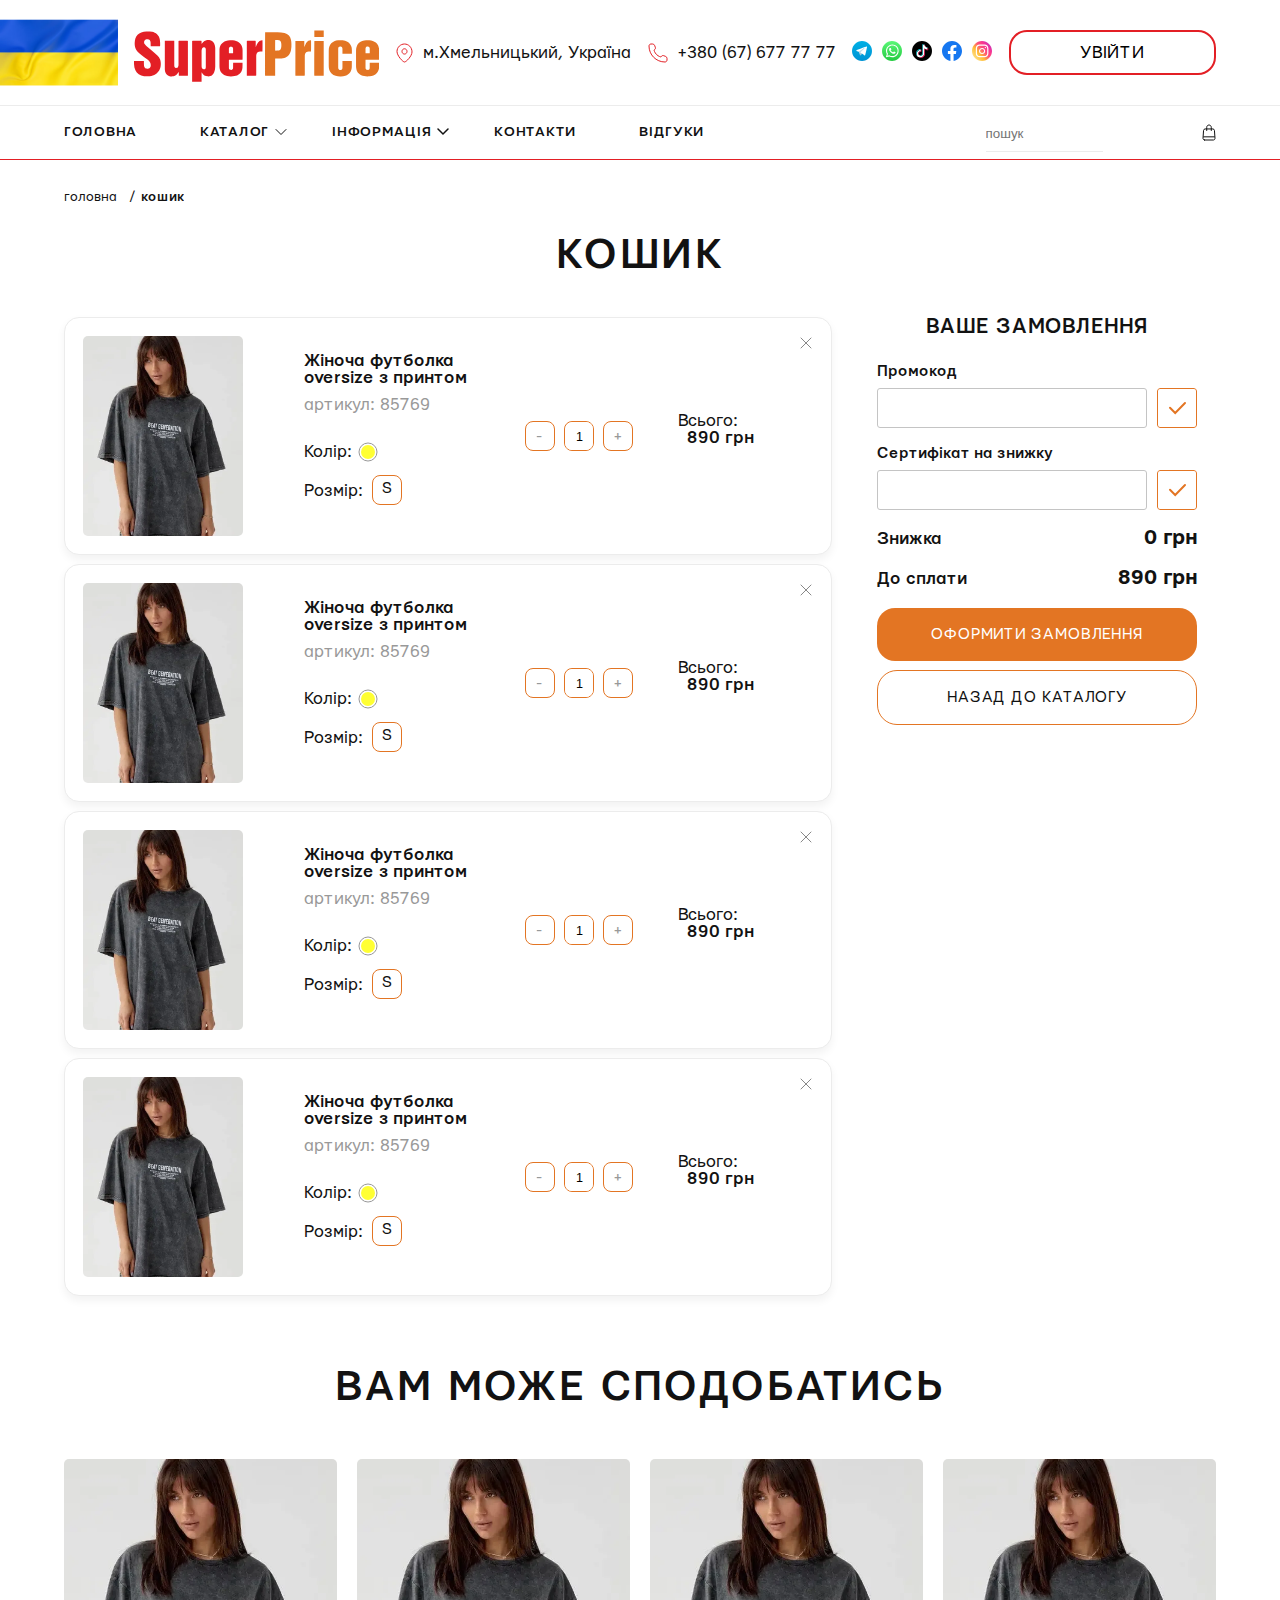
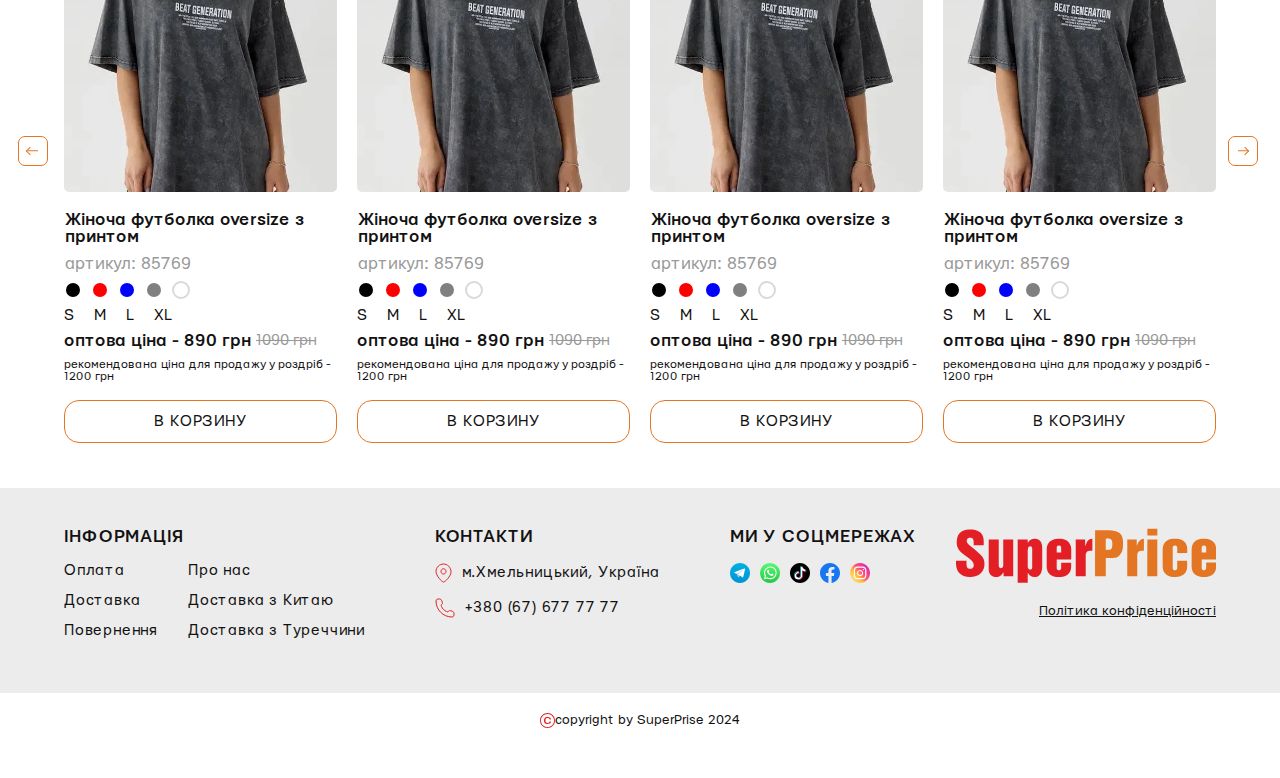
<file: docs/basket.html>
<!DOCTYPE html><html lang="uk"><head><meta charset="UTF-8"><meta name="viewport" content="width=device-width, initial-scale=1.0, user-scalable=yes, maximum-scale=2.0"><link rel="preconnect" href="https://fonts.googleapis.com">
<link rel="preconnect" href="https://fonts.gstatic.com" crossorigin>
<link href="https://fonts.googleapis.com/css2?family=Montserrat:wght@100..900&display=swap" rel="stylesheet"><link rel="stylesheet" href="css/style.css"><title>Дешевше - інтернет магазин необхідних товарів для всієї родини</title></head><body id="body"><header><div class="fixed-header"><div class="top-line-header"><div class="wrapper d-flex header item-center"><div class="flex-between burger-logo item-center"><div class="logo flag-img"><a href="index.html"><img src="img/logo.svg" alt="logo"></a></div></div><div class="icon-mobile flex-between item-center"><div class="search-mobile"> <a href="#"> <svg xmlns="http://www.w3.org/2000/svg" width="15" height="15" viewBox="0 0 15 15" fill="none">
<path fill-rule="evenodd" clip-rule="evenodd" d="M6.67279 0.9375C3.50528 0.9375 0.9375 3.50528 0.9375 6.67279C0.9375 9.84031 3.50528 12.4081 6.67279 12.4081C9.84031 12.4081 12.4081 9.84031 12.4081 6.67279C12.4081 3.50528 9.84031 0.9375 6.67279 0.9375ZM0 6.67279C0 2.98751 2.98751 0 6.67279 0C10.3581 0 13.3456 2.98751 13.3456 6.67279C13.3456 8.34673 12.7292 9.8767 11.711 11.0481L14.8627 14.1998C15.0458 14.3829 15.0458 14.6796 14.8627 14.8627C14.6796 15.0458 14.3829 15.0458 14.1998 14.8627L11.0481 11.711C9.8767 12.7292 8.34673 13.3456 6.67279 13.3456C2.98751 13.3456 0 10.3581 0 6.67279Z" fill="#121212"/>
</svg></a></div><p class="cart-cta"> <a href="basket.html"><svg xmlns="http://www.w3.org/2000/svg" width="14" height="17" viewBox="0 0 14 17" fill="none">
<path d="M4.70763 6.52632V3.36842C4.70763 2.06038 5.73396 1 7 1C8.26604 1 9.29237 2.06038 9.29237 3.36842V6.52632M1.65115 12.8421H12.3489M2.52832 16H11.4717C12.3586 16 13.0592 15.2226 12.996 14.3086L12.4502 6.41382C12.3931 5.58755 11.7277 4.94737 10.9259 4.94737H3.07412C2.27235 4.94737 1.60689 5.58755 1.54976 6.41382L1.00396 14.3086C0.940773 15.2226 1.64142 16 2.52832 16Z" stroke="#121212" stroke-linecap="round"/>
</svg></a></p><p class="cabinet-cta"><a href="#"><svg xmlns="http://www.w3.org/2000/svg" width="17" height="16" viewBox="0 0 17 16" fill="none">
<circle cx="8.50065" cy="4.16667" r="3.66667" stroke="#121212"/>
<path d="M16 14.9999C16 11.318 12.6421 8.33325 8.5 8.33325C4.35786 8.33325 1 11.318 1 14.9999" stroke="#121212" stroke-linecap="round"/>
</svg></a></p></div><div class="adress-header"> <a class="d-flex item-center" href="#"><svg xmlns="http://www.w3.org/2000/svg" width="17" height="20" viewBox="0 0 17 20" fill="none">
<path fill-rule="evenodd" clip-rule="evenodd" d="M8.5 19C10.125 19 16 13.0996 16 8.94118C16 4.17647 12.366 1 8.5 1C4.63401 1 1 4.17647 1 8.52941C1 12.6878 6.875 19 8.5 19ZM8.5 11.0588C9.88071 11.0588 11 9.8737 11 8.41177C11 6.94983 9.88071 5.76471 8.5 5.76471C7.11929 5.76471 6 6.94983 6 8.41177C6 9.8737 7.11929 11.0588 8.5 11.0588Z" stroke="#E31F25"/>
</svg> <span>м.Хмельницький, Україна</span></a></div><div class="phone-header"> <a class="d-flex item-center" href="tel:+380"><svg xmlns="http://www.w3.org/2000/svg" width="20" height="20" viewBox="0 0 20 20" fill="none">
<path d="M19 17V15.3541C19 14.5363 18.5021 13.8008 17.7428 13.4971L15.7086 12.6835C14.7429 12.2971 13.6422 12.7156 13.177 13.646L13 14C13 14 10.5 13.5 8.5 11.5C6.5 9.5 6 7 6 7L6.35402 6.82299C7.28438 6.35781 7.70285 5.25714 7.31654 4.29136L6.50289 2.25722C6.19916 1.4979 5.46374 1 4.64593 1H3C1.89543 1 1 1.89543 1 3C1 11.8366 8.16344 19 17 19C18.1046 19 19 18.1046 19 17Z" stroke="#E31F25" stroke-linejoin="round"/>
</svg><span>+380 (67) 677 77 77</span></a></div><div class="social-header"><div class="d-flex social-icon"><p><a href="https://t.me/"> <svg xmlns="http://www.w3.org/2000/svg" width="20" height="20" viewBox="0 0 20 20" fill="none">
<g clip-path="url(#clip0_213_16744)">
<path d="M10 20C15.5228 20 20 15.5228 20 10C20 4.47715 15.5228 0 10 0C4.47715 0 0 4.47715 0 10C0 15.5228 4.47715 20 10 20Z" fill="url(#paint0_linear_213_16744)"/>
<path d="M6.7998 10.7L7.9998 14C7.9998 14 8.0998 14.3 8.2998 14.3C8.4998 14.3 10.7998 11.8 10.7998 11.8L13.3998 6.7L6.7998 9.9V10.7Z" fill="#C1DAEA"/>
<path d="M8.29966 11.6L8.09966 14C8.09966 14 7.99966 14.7 8.69966 14C9.39966 13.3 10.1997 12.7 10.1997 12.7L8.29966 11.6Z" fill="#9CC6D9"/>
<path d="M6.8001 10.8L4.4001 10C4.4001 10 4.1001 9.9 4.2001 9.6C4.2001 9.5 4.3001 9.5 4.4001 9.4C4.9001 9 14.4001 5.6 14.4001 5.6C14.4001 5.6 14.7001 5.5 14.8001 5.6C14.9001 5.6 14.9001 5.7 15.0001 5.8C15.0001 5.8 15.0001 5.9 15.0001 6C15.0001 6.1 15.0001 6.1 15.0001 6.2C14.9001 7.1 13.2001 14.1 13.2001 14.1C13.2001 14.1 13.1001 14.5 12.7001 14.5C12.6001 14.5 12.4001 14.5 12.2001 14.3C11.5001 13.7 9.0001 12 8.4001 11.6C8.4001 11.6 8.4001 11.6 8.4001 11.5V11.4C8.4001 11.4 12.8001 7.5 12.9001 7.1C12.9001 7.1 12.9001 7.1 12.8001 7.1C12.5001 7.2 7.5001 10.4 6.9001 10.7C6.9001 10.9 6.8001 10.8 6.8001 10.8Z" fill="white"/>
</g>
<defs>
<linearGradient id="paint0_linear_213_16744" x1="10" y1="20" x2="10" y2="0" gradientUnits="userSpaceOnUse">
<stop stop-color="#0093D4"/>
<stop offset="1" stop-color="#00B0E5"/>
</linearGradient>
<clipPath id="clip0_213_16744">
<rect width="20" height="20" fill="white"/>
</clipPath>
</defs>
</svg></a></p><p><a href="whatsapp://send?phone=+12345678910"> <svg xmlns="http://www.w3.org/2000/svg" width="20" height="20" viewBox="0 0 20 20" fill="none">
<g clip-path="url(#clip0_213_16752)">
<path d="M10 20C15.5228 20 20 15.5228 20 10C20 4.47715 15.5228 0 10 0C4.47715 0 0 4.47715 0 10C0 15.5228 4.47715 20 10 20Z" fill="url(#paint0_linear_213_16752)"/>
<path fill-rule="evenodd" clip-rule="evenodd" d="M14.8004 5.3C13.6004 4.1 12.0004 3.4 10.3004 3.4C6.80039 3.5 4.00039 6.3 4.00039 9.8C4.00039 10.9 4.30039 12 4.80039 13L3.90039 16.3L7.30039 15.4C8.20039 15.9 9.30039 16.2 10.3004 16.2C13.8004 16.2 16.6004 13.4 16.6004 9.9C16.7004 8.1 16.0004 6.5 14.8004 5.3ZM10.3004 15.1C9.40039 15.1 8.40039 14.8 7.60039 14.4L7.40039 14.3L5.40039 14.8L6.00039 12.8L5.90039 12.6C5.30039 11.8 5.00039 10.8 5.10039 9.8C5.10039 6.9 7.50039 4.5 10.4004 4.5C11.8004 4.5 13.1004 5 14.1004 6C15.1004 7 15.6004 8.3 15.6004 9.7C15.6004 12.7 13.2004 15.1 10.3004 15.1ZM13.2004 11.1C13.0004 11 12.3004 10.6 12.1004 10.6C12.0004 10.5 11.8004 10.5 11.7004 10.7C11.6004 10.9 11.3004 11.2 11.2004 11.3C11.1004 11.4 11.0004 11.4 10.9004 11.3C10.7004 11.2 10.2004 11.1 9.60039 10.5C9.10039 10.1 8.80039 9.6 8.70039 9.4C8.60039 9.2 8.70039 9.2 8.80039 9.1C8.90039 9.1 9.00039 9 9.10039 8.9C9.20039 8.8 9.20039 8.7 9.30039 8.6C9.40039 8.5 9.30039 8.4 9.30039 8.3C9.30039 8.2 8.90039 7.4 8.80039 7.1C8.60039 6.8 8.50039 6.9 8.40039 6.9C8.30039 6.9 8.20039 6.9 8.10039 6.9C8.00039 6.9 7.80039 6.9 7.70039 7.1C7.50039 7.2 7.10039 7.6 7.10039 8.4C7.10039 9.2 7.70039 9.9 7.70039 10C7.80039 10.1 8.80039 11.7 10.4004 12.4C10.8004 12.6 11.1004 12.7 11.3004 12.7C11.7004 12.8 12.0004 12.8 12.3004 12.8C12.6004 12.8 13.2004 12.4 13.4004 12C13.5004 11.6 13.5004 11.3 13.5004 11.2C13.5004 11.2 13.4004 11.2 13.2004 11.1Z" fill="white"/>
</g>
<defs>
<linearGradient id="paint0_linear_213_16752" x1="10" y1="18.547" x2="10" y2="-1.453" gradientUnits="userSpaceOnUse">
<stop stop-color="#27CD44"/>
<stop offset="1" stop-color="#5FFB7C"/>
</linearGradient>
<clipPath id="clip0_213_16752">
<rect width="20" height="20" fill="white"/>
</clipPath>
</defs>
</svg></a></p><p><a href=""> <svg xmlns="http://www.w3.org/2000/svg" width="20" height="20" viewBox="0 0 20 20" fill="none">
<g clip-path="url(#clip0_213_16759)">
<path d="M10 20C15.5228 20 20 15.5228 20 10C20 4.47715 15.5228 0 10 0C4.47715 0 0 4.47715 0 10C0 15.5228 4.47715 20 10 20Z" fill="black"/>
<path d="M7.29961 14C7.39961 14.1 7.49961 14.2 7.59961 14.3C7.89961 14.6 8.29961 14.7 8.69961 14.7C9.69961 14.8 10.5996 14 10.6996 13V12.9C10.6996 9.9 10.6996 6.9 10.6996 3.9C10.6996 3.7 10.6996 3.7 10.8996 3.7C11.3996 3.7 11.7996 3.7 12.2996 3.7H12.3996V3.8C12.5996 4.6 12.9996 5.2 13.6996 5.7L13.7996 5.8C13.7996 5.8 13.8996 5.8 13.8996 5.9C13.9996 6 14.0996 6.1 14.1996 6.1C14.5996 6.4 14.9996 6.6 15.3996 6.7H15.4996V6.8C15.4996 7.3 15.4996 7.9 15.4996 8.4C15.4996 8.5 15.4996 8.5 15.3996 8.5C14.9996 8.5 14.5996 8.4 14.2996 8.4C13.6996 8.3 13.0996 8 12.4996 7.6C12.4996 7.6 12.3996 7.5 12.3996 7.6V7.7C12.3996 9.2 12.3996 10.7 12.3996 12.2C12.3996 13.2 12.0996 14.2 11.3996 15C10.6996 15.8 9.79961 16.3 8.69961 16.5C7.89961 16.6 6.99961 16.5 6.29961 16.1C6.19961 16 6.09961 16 5.89961 15.9L5.79961 15.8C5.49961 15.6 5.39961 15.3 5.19961 15C4.89961 14.6 4.79961 14.1 4.69961 13.6C4.69961 13.3 4.59961 13 4.59961 12.7C4.69961 11.7 4.99961 10.9 5.59961 10.2C6.09961 9.6 6.79961 9.2 7.49961 8.9C7.79961 8.8 8.09961 8.7 8.49961 8.7C8.59961 8.7 8.59961 8.7 8.69961 8.7H8.79961V8.8C8.79961 9.3 8.79961 9.9 8.79961 10.4C8.79961 10.4 8.79961 10.4 8.79961 10.5C8.79961 10.6 8.79961 10.6 8.69961 10.6C8.59961 10.6 8.39961 10.5 8.29961 10.5C8.09961 10.5 7.79961 10.5 7.59961 10.6C6.89961 10.9 6.39961 11.4 6.29961 12.2C6.19961 13 6.49961 13.6 7.09961 14C7.19961 13.9 7.29961 14 7.29961 14Z" fill="white"/>
<path d="M5.90039 15.9C6.40039 16.2 7.00039 16.4 7.50039 16.5C7.80039 16.5 8.10039 16.6 8.30039 16.5C9.20039 16.5 10.1004 16.1 10.8004 15.5C11.5004 14.9 12.0004 14.2 12.2004 13.3C12.3004 13 12.3004 12.7 12.3004 12.5C12.3004 12.3 12.3004 12.2 12.3004 12C12.3004 10.6 12.3004 9.2 12.3004 7.8V7.7H12.4004C12.9004 8 13.4004 8.3 14.0004 8.5C14.3004 8.6 14.7004 8.6 15.0004 8.7C15.1004 8.7 15.3004 8.7 15.4004 8.7C15.5004 8.7 15.5004 8.7 15.5004 8.6C15.5004 8.5 15.5004 8.5 15.5004 8.4C15.5004 7.9 15.5004 7.4 15.5004 7V6.9C15.6004 6.9 15.8004 6.9 15.9004 7C16.0004 7 16.1004 7 16.1004 7C16.1004 7 16.2004 7 16.2004 7.1C16.2004 7.8 16.2004 8.5 16.2004 9.2C16.2004 9.3 16.2004 9.3 16.1004 9.3C15.9004 9.3 15.7004 9.3 15.5004 9.3C15.1004 9.2 14.6004 9.1 14.2004 9C13.8004 8.8 13.4004 8.6 13.1004 8.4C13.1004 8.4 13.1004 8.4 13.0004 8.3V8.4C13.0004 9.9 13.0004 11.4 13.0004 12.9C13.0004 13.7 12.8004 14.5 12.4004 15.1C11.9004 15.9 11.2004 16.5 10.2004 16.8C9.60039 17 9.10039 17.1 8.50039 17C7.60039 17 6.70039 16.6 5.90039 15.9Z" fill="#EC1655"/>
<path d="M12.5004 3.8C12.4004 3.8 12.4004 3.8 12.5004 3.8C11.9004 3.8 11.4004 3.8 10.9004 3.8C10.8004 3.8 10.8004 3.8 10.8004 3.9C10.8004 6.9 10.8004 9.9 10.8004 12.8C10.8004 13 10.8004 13.2 10.7004 13.4C10.5004 14.1 10.0004 14.6 9.30039 14.7C8.50039 14.9 7.90039 14.6 7.40039 14C7.50039 14.1 7.70039 14.1 7.90039 14.1C8.40039 14.2 8.90039 14.1 9.30039 13.9C9.80039 13.6 10.1004 13.1 10.2004 12.6C10.2004 12.5 10.2004 12.4 10.2004 12.3C10.2004 9.3 10.2004 6.3 10.2004 3.4C10.2004 3.3 10.2004 3.3 10.3004 3.3C11.0004 3.3 11.7004 3.3 12.4004 3.3C12.5004 3.3 12.5004 3.3 12.5004 3.4C12.4004 3.4 12.4004 3.6 12.5004 3.8Z" fill="#0CBAC6"/>
<path d="M8.8 8.70001C8.4 8.70001 8 8.70001 7.6 8.90001C7 9.10001 6.5 9.40001 6 9.80001C5.4 10.3 5 11 4.8 11.8C4.7 12.1 4.7 12.4 4.7 12.6C4.7 12.8 4.7 12.9 4.7 13.1C4.7 13.6 4.8 14 5 14.5C5.2 15 5.5 15.4 5.8 15.8C5.7 15.8 5.7 15.7 5.6 15.6C4.9 15.1 4.4 14.4 4.2 13.5C4.1 13.3 4 13 4 12.7C4 12.5 4 12.3 4 12C4 11.5 4.2 11 4.4 10.6C4.6 10.1 4.9 9.70001 5.3 9.30001C5.7 8.90001 6.2 8.50001 6.8 8.30001C7.2 8.20001 7.5 8.10001 7.9 8.10001C8.2 8.10001 8.5 8.10001 8.7 8.10001C8.7 8.10001 8.8 8.10001 8.8 8.20001C8.8 8.30001 8.8 8.50001 8.8 8.70001Z" fill="#0CBAC6"/>
<path d="M7.29997 14C7.09997 13.9 6.99997 13.8 6.89997 13.7C6.59997 13.4 6.39997 13 6.29997 12.5C6.19997 11.5 6.79997 10.7 7.59997 10.4C7.99997 10.3 8.29997 10.3 8.69997 10.4C8.69997 10.4 8.69997 10.4 8.79997 10.4V10.3C8.79997 9.80001 8.79997 9.20001 8.79997 8.70001V8.60001C8.99997 8.60001 9.19997 8.60001 9.39997 8.60001C9.39997 9.30001 9.39997 10 9.39997 10.8V10.9C9.29997 10.9 9.19997 10.9 9.09997 10.8C8.49997 10.7 7.99997 10.9 7.59997 11.2C7.19997 11.5 6.99997 11.9 6.89997 12.4C6.89997 13.1 6.99997 13.5 7.29997 14Z" fill="#EC1655"/>
<path d="M13.9004 5.9C13.7004 5.8 13.5004 5.6 13.3004 5.4C12.8004 4.9 12.6004 4.4 12.4004 3.8C12.6004 3.8 12.8004 3.8 13.0004 3.8C13.0004 4.3 13.2004 4.8 13.4004 5.3C13.6004 5.5 13.7004 5.7 13.9004 5.9Z" fill="#EC1655"/>
<path d="M15.6 6.9C15 6.8 14.6 6.5 14.1 6.2C14.1 6.1 14 6 14 6C14 6 14 6 14.1 6C14.4 6.2 14.8 6.3 15.2 6.4C15.3 6.4 15.5 6.4 15.7 6.4C15.8 6.4 15.8 6.4 15.8 6.5C15.6 6.6 15.6 6.7 15.6 6.9Z" fill="#0CBAC6"/>
</g>
<defs>
<clipPath id="clip0_213_16759">
<rect width="20" height="20" fill="white"/>
</clipPath>
</defs>
</svg></a></p><p><a href=""> <svg xmlns="http://www.w3.org/2000/svg" width="20" height="20" viewBox="0 0 20 20" fill="none">
<g clip-path="url(#clip0_213_16771)">
<path d="M10 0C4.5 0 0 4.5 0 10C0 15 3.7 19.1 8.4 19.9V12.9H5.9V10H8.4V7.8C8.4 5.3 9.9 3.9 12.2 3.9C13.3 3.9 14.4 4.1 14.4 4.1V6.6H13.1C11.9 6.6 11.5 7.4 11.5 8.2V10H14.3L13.9 12.9H11.6V19.9C16.3 19.1 20 15 20 10C20 4.5 15.5 0 10 0Z" fill="#1677F0"/>
</g>
<defs>
<clipPath id="clip0_213_16771">
<rect width="20" height="20" fill="white"/>
</clipPath>
</defs>
</svg></a></p><p><a href=""> <svg xmlns="http://www.w3.org/2000/svg" width="20" height="20" viewBox="0 0 20 20" fill="none">
<g clip-path="url(#clip0_213_16773)">
<path d="M10.0002 18.7C14.8603 18.7 18.8002 14.7601 18.8002 9.9C18.8002 5.03989 14.8603 1.1 10.0002 1.1C5.14009 1.1 1.2002 5.03989 1.2002 9.9C1.2002 14.7601 5.14009 18.7 10.0002 18.7Z" fill="white"/>
<path d="M10 20C4.5 20 0 15.5 0 10C0 4.5 4.5 0 10 0C15.5 0 20 4.5 20 10C20 15.5 15.5 20 10 20ZM13.4 5.9C13 5.9 12.7 6.2 12.7 6.6C12.7 7 13 7.3 13.4 7.3C13.8 7.3 14.1 7 14.1 6.6C14.1 6.2 13.8 5.9 13.4 5.9ZM10.1 6.9C8.4 6.9 7 8.3 7 10C7 11.7 8.4 13.1 10.1 13.1C11.8 13.1 13.2 11.7 13.2 10C13.2 8.3 11.8 6.9 10.1 6.9ZM10.1 12C9 12 8.1 11.1 8.1 10C8.1 8.9 9 8 10.1 8C11.2 8 12.1 8.9 12.1 10C12.1 11.1 11.2 12 10.1 12ZM16.4 7.4C16.4 5.3 14.7 3.6 12.6 3.6H7.6C5.5 3.6 3.8 5.3 3.8 7.4V12.4C3.8 14.5 5.5 16.2 7.6 16.2H12.6C14.7 16.2 16.4 14.5 16.4 12.4V7.4ZM15.2 12.4C15.2 13.8 14 15 12.6 15H7.6C6.1 15 5 13.9 5 12.4V7.4C5 6 6.1 4.8 7.6 4.8H12.6C14 4.8 15.2 6 15.2 7.4V12.4Z" fill="url(#paint0_linear_213_16773)"/>
</g>
<defs>
<linearGradient id="paint0_linear_213_16773" x1="1.92" y1="16.88" x2="26.7298" y2="-4.2452" gradientUnits="userSpaceOnUse">
<stop offset="0.0011048" stop-color="#FFE185"/>
<stop offset="0.2094" stop-color="#FFBB36"/>
<stop offset="0.3765" stop-color="#FF5176"/>
<stop offset="0.5238" stop-color="#F63395"/>
<stop offset="0.7394" stop-color="#A436D2"/>
<stop offset="1" stop-color="#5F4EED"/>
</linearGradient>
<clipPath id="clip0_213_16773">
<rect width="20" height="20" fill="white"/>
</clipPath>
</defs>
</svg></a></p></div></div><div class="entry-button cabinet-cta"> <form action="#"> <button type="submit">увійти</button></form></div><div class="burger burger-fix" id="burger"><span class="bord"></span></div><div class="black-fon-popup black-fon-reg d-none"></div><div class="popup-cabinet d-none"><div class="registration"><a class="cancel-popup-cabinet" href="#"> <svg xmlns="http://www.w3.org/2000/svg" width="22" height="22" viewBox="0 0 22 22" fill="none">
<path d="M20.9999 1.00008L1 21M0.999915 1L20.9998 20.9999" stroke="#D9D9D9" stroke-width="2" stroke-linecap="round" stroke-linejoin="round"/>
</svg></a><h2>особистий кабінет</h2><div class="d-flex item-center cta-reg"><a class="entry active-link" href="#">вхід</a><a class="registration" href="#">Реєстрація</a></div><div class="entry-form active-form"><form action="#"><p> <label for="emailEntry">E-mail</label><input type="email" name="emailEntry" id="emailEntry" placeholder="E-mail" required autocomplete="username"></p><p> <label for="passwordEntry">Пароль</label><input class="password" type="password" id="passwordEntry" name="passwordEntry" placeholder="Ваш пароль" required autocomplete="current-password" minlength="6" maxlength="25"><a class="eye closeEye" href="#" data-target="passwordEntry"><svg class="openEye" xmlns="http://www.w3.org/2000/svg" width="17" height="12" viewBox="0 0 17 12" fill="none">
<path d="M1.39258 7.004C1.19843 6.7376 1.10136 6.6044 1.03454 6.3467C0.988487 6.16909 0.988487 5.83091 1.03454 5.6533C1.10136 5.3956 1.19843 5.2624 1.39258 4.996C2.45644 3.5362 4.78758 1 8.14286 1C11.4981 1 13.8293 3.5362 14.8931 4.996C15.0873 5.2624 15.1844 5.3956 15.2512 5.6533C15.2972 5.83091 15.2972 6.16909 15.2512 6.3467C15.1844 6.6044 15.0873 6.7376 14.8931 7.004C13.8293 8.4638 11.4981 11 8.14286 11C4.78758 11 2.45644 8.4638 1.39258 7.004Z" stroke="#D9D9D9" stroke-width="1.5" stroke-linecap="round" stroke-linejoin="round"/>
<path d="M8.14244 7.42857C8.93142 7.42857 9.57101 6.78898 9.57101 6C9.57101 5.21102 8.93142 4.57143 8.14244 4.57143C7.35346 4.57143 6.71387 5.21102 6.71387 6C6.71387 6.78898 7.35346 7.42857 8.14244 7.42857Z" stroke="#D9D9D9" stroke-width="1.5" stroke-linecap="round" stroke-linejoin="round"/>
</svg></a></p><a href="#">Забули пароль?</a><p class="btn-block-reg"><button class="btn-reg" type="submit"> увійти </button></p></form></div><div class="registration-form"> <form action="#"> <p> <label for="nameReg">Імʼя та прізвище</label><input type="text" name="nameReg" placeholder="Ваше імʼя та прізвище" required maxlength="50"></p><p> <label for="emailReg">E-mail</label><input type="email" name="emailReg" placeholder="E-mail" required autocomplete="username" maxlength="50"></p><p> <label for="passwordReg">Пароль<span>(Пароль повинен бути не менше 6 символів)</span></label><input class="password" type="password" id="passwordReg" name="passwordReg" placeholder="Ваш пароль" required autocomplete="new-password" minlength="6" maxlength="25"><a class="eye closeEye" href="#" data-target="passwordReg"><svg class="openEye" xmlns="http://www.w3.org/2000/svg" width="17" height="12" viewBox="0 0 17 12" fill="none">
<path d="M1.39258 7.004C1.19843 6.7376 1.10136 6.6044 1.03454 6.3467C0.988487 6.16909 0.988487 5.83091 1.03454 5.6533C1.10136 5.3956 1.19843 5.2624 1.39258 4.996C2.45644 3.5362 4.78758 1 8.14286 1C11.4981 1 13.8293 3.5362 14.8931 4.996C15.0873 5.2624 15.1844 5.3956 15.2512 5.6533C15.2972 5.83091 15.2972 6.16909 15.2512 6.3467C15.1844 6.6044 15.0873 6.7376 14.8931 7.004C13.8293 8.4638 11.4981 11 8.14286 11C4.78758 11 2.45644 8.4638 1.39258 7.004Z" stroke="#D9D9D9" stroke-width="1.5" stroke-linecap="round" stroke-linejoin="round"/>
<path d="M8.14244 7.42857C8.93142 7.42857 9.57101 6.78898 9.57101 6C9.57101 5.21102 8.93142 4.57143 8.14244 4.57143C7.35346 4.57143 6.71387 5.21102 6.71387 6C6.71387 6.78898 7.35346 7.42857 8.14244 7.42857Z" stroke="#D9D9D9" stroke-width="1.5" stroke-linecap="round" stroke-linejoin="round"/>
</svg></a></p><p> <label for="passwordReg2">Повторіть пароль</label><input class="password" type="password" id="passwordReg2" name="passwordReg2" placeholder="Ваш пароль" required autocomplete="new-password" minlength="6" maxlength="25"><a class="eye closeEye" href="#" data-target="passwordReg2"><svg class="openEye" xmlns="http://www.w3.org/2000/svg" width="17" height="12" viewBox="0 0 17 12" fill="none">
<path d="M1.39258 7.004C1.19843 6.7376 1.10136 6.6044 1.03454 6.3467C0.988487 6.16909 0.988487 5.83091 1.03454 5.6533C1.10136 5.3956 1.19843 5.2624 1.39258 4.996C2.45644 3.5362 4.78758 1 8.14286 1C11.4981 1 13.8293 3.5362 14.8931 4.996C15.0873 5.2624 15.1844 5.3956 15.2512 5.6533C15.2972 5.83091 15.2972 6.16909 15.2512 6.3467C15.1844 6.6044 15.0873 6.7376 14.8931 7.004C13.8293 8.4638 11.4981 11 8.14286 11C4.78758 11 2.45644 8.4638 1.39258 7.004Z" stroke="#D9D9D9" stroke-width="1.5" stroke-linecap="round" stroke-linejoin="round"/>
<path d="M8.14244 7.42857C8.93142 7.42857 9.57101 6.78898 9.57101 6C9.57101 5.21102 8.93142 4.57143 8.14244 4.57143C7.35346 4.57143 6.71387 5.21102 6.71387 6C6.71387 6.78898 7.35346 7.42857 8.14244 7.42857Z" stroke="#D9D9D9" stroke-width="1.5" stroke-linecap="round" stroke-linejoin="round"/>
</svg></a></p><p class="btn-block-reg"> <button class="btn-reg" type="submit">зареєструватися </button></p></form></div></div></div></div></div><div class="black-fon"></div><div class="header-navigation"> <nav class="wrapper flex-between item-center"><div class="nav_container"><ul class="navigation-menu-catalog"><li class="mobile-head-menu"> <span>меню</span><span class="cancel-menu"><svg xmlns="http://www.w3.org/2000/svg" width="12" height="12" viewBox="0 0 12 12" fill="none">
<path d="M11 1.00004L1 11M0.999958 1L10.9999 11" stroke="#121212" stroke-opacity="0.5" stroke-linecap="round" stroke-linejoin="round"/>
</svg></span></li><li><a class="d-block" href="index.html">головна</a></li><li><a class="down-menu" href="javascript:void(0)">каталог<svg xmlns="http://www.w3.org/2000/svg" width="12" height="7" viewBox="0 0 12 7" fill="none">
<path d="M1 1L6 6L11 1" stroke="#121212" stroke-linecap="round"/>
</svg></a><div class="sub-menu-main mobile-menu"><ul class="sub-menu"><li><a href="catalog.html"><span>Чоловічий одяг</span></a><div class="second-subMenu"><ul><li><a href="#">футболки</a></li><li><a href="#">худі</a></li><li><a href="#">носки</a></li><li><a href="#">спідня білизна</a></li><li><a href="#">спортивні штани</a></li><li><a href="#">джинси</a></li><li><a href="#">шорти</a></li><li><a href="#">сорочки</a></li><li><a href="#">футолки поло</a></li><li><a href="#">костюми</a></li><li><a href="#">верхній одяг</a></li></ul></div></li><li><a href="catalog.html"><span>Чоловіче взуття</span></a><div class="second-subMenu"><ul><li><a href="#">тапки</a></li><li><a href="#">кросівки</a></li><li><a href="#">кеди</a></li><li><a href="#">туфлі</a></li></ul></div></li><li><a href="catalog.html"><span>Жіночий одяг</span></a><div class="second-subMenu"><ul><li><a href="#">футболки</a></li><li><a href="#">худі</a></li><li><a href="#">носки</a></li><li><a href="#">спідня білизна</a></li><li><a href="#">спортивні штани</a></li><li><a href="#">джинси</a></li><li><a href="#">шорти</a></li><li><a href="#">сорочки</a></li><li><a href="#">сукні</a></li><li><a href="#">жилетки</a></li><li><a href="#">пальто</a></li><li><a href="#">майки</a></li><li><a href="#">лосини</a></li><li><a href="#">комбінезони</a></li><li><a href="#">спідниці</a></li><li><a href="#">топи</a></li></ul></div></li><li><a href="catalog.html"><span>Жіноче взуття</span></a><div class="second-subMenu"><ul><li><a href="#">тапки</a></li><li><a href="#">кросівки</a></li><li><a href="#">кеди</a></li><li><a href="#">туфлі</a></li><li><a href="#">балетки</a></li><li><a href="#">уги</a></li></ul></div></li><li><a href="catalog.html"><span>Дитячий одяг</span></a><div class="second-subMenu"><ul><li><a href="#">футболки</a></li><li><a href="#">боді</a></li><li><a href="#">штани</a></li><li><a href="#">лосини</a></li><li><a href="#">худі</a></li><li><a href="#">шорти</a></li><li><a href="#">джинси</a></li><li><a href="#">комбінезони</a></li><li><a href="#">купальники</a></li></ul></div></li><li><a href="catalog.html"><span>Підлітковий одяг</span></a><div class="second-subMenu"><ul><li><a href="#">футболки</a></li><li><a href="#">худі</a></li><li><a href="#">носки</a></li><li><a href="#">спідня білизна</a></li><li><a href="#">спортивні штани</a></li><li><a href="#">джинси</a></li><li><a href="#">шорти</a></li><li><a href="#">сорочки</a></li><li><a href="#">сукні</a></li><li><a href="#">жилетки</a></li><li><a href="#">пальто</a></li><li><a href="#">майки</a></li></ul></div></li><li><a href="catalog.html"><span>Головні убори</span></a><div class="second-subMenu"><ul><li><a href="#">кепки</a></li><li><a href="#">панамки</a></li><li><a href="#">шапки</a></li></ul></div></li><li><a href="catalog.html"><span>Рюкзаки, сумки, гаманці</span></a></li><li><a href="catalog.html"><span>Товари для дому</span></a><div class="second-subMenu"><ul><li><a href="#">посуд</a></li><li><a href="#">вази</a></li><li><a href="#">господарські товари</a></li><li><a href="#">ліхтарики</a></li><li><a href="#">скарбнички</a></li><li><a href="#">усе для кухні</a></li></ul></div></li><li><a href="catalog.html"><span>Іграшки</span></a></li><li><a href="catalog.html"><span>Аксесуари</span></a></li><li><a href="catalog.html"><span>Канцтовари</span></a></li><li><a href="catalog.html"><span>Товари з українською символікою              </span></a></li></ul></div></li><li><a class="down-menu d-block" href="help.html">інформація<svg class="position-center help-svg" xmlns="http://www.w3.org/2000/svg" width="12" height="8" viewBox="0 0 12 8" fill="none">
<path d="M1 1L6 6L11 1" stroke-width="1.5" stroke-linecap="round"/>
</svg></a><ul class="help-sub-menu"><li><a href="help.html#price" data-href="price"><svg xmlns="http://www.w3.org/2000/svg" width="96" height="75" viewBox="0 0 96 75" fill="none">
<g clip-path="url(#clip0_469_12415)">
<path d="M80.85 75H8.475C3.825 75 0 71.175 0 66.525V15.3C0 10.65 3.825 6.825 8.475 6.825H80.85C85.5 6.825 89.325 10.65 89.325 15.3V32.925C89.325 33.375 88.95 33.675 88.575 33.675H65.475C61.5 33.675 58.275 36.9 58.275 40.875C58.275 44.85 61.5 48.075 65.475 48.075H88.5C88.95 48.075 89.25 48.45 89.25 48.825V66.45C89.325 71.175 85.5 75 80.85 75ZM8.475 8.4C4.65 8.4 1.575 11.475 1.575 15.3V66.525C1.575 70.35 4.65 73.425 8.475 73.425H80.85C84.675 73.425 87.75 70.35 87.75 66.525V49.65H65.475C60.675 49.65 56.7 45.75 56.7 40.875C56.7 36.075 60.6 32.1 65.475 32.1H87.75V15.3C87.75 11.475 84.675 8.4 80.85 8.4H8.475Z" fill=""/>
<path d="M93.6752 49.65H65.4752C60.6752 49.65 56.7002 45.75 56.7002 40.875C56.7002 36.075 60.6002 32.1 65.4752 32.1H93.6752C93.9752 32.1 94.2002 32.1 94.4252 32.1C94.8002 32.1 95.1752 32.475 95.1752 32.85V48.75C95.1752 49.125 94.8752 49.5 94.5002 49.5C94.2002 49.65 93.9752 49.65 93.6752 49.65ZM65.4752 33.75C61.5002 33.75 58.2752 36.975 58.2752 40.95C58.2752 44.925 61.5002 48.15 65.4752 48.15H93.6002V33.75H65.4752Z" fill=""/>
<path d="M67.9498 45.15C65.6248 45.15 63.6748 43.275 63.6748 40.875C63.6748 38.55 65.5498 36.6 67.9498 36.6C70.2748 36.6 72.2248 38.475 72.2248 40.875C72.1498 43.275 70.2748 45.15 67.9498 45.15ZM67.9498 38.25C66.4498 38.25 65.2498 39.45 65.2498 40.95C65.2498 42.45 66.4498 43.65 67.9498 43.65C69.4498 43.65 70.6498 42.45 70.6498 40.95C70.6498 39.45 69.4498 38.25 67.9498 38.25Z" fill=""/>
<path d="M88.5002 67.95C88.2752 67.95 88.1252 67.875 87.9752 67.725C87.8252 67.575 87.6752 67.35 87.6752 67.05C87.6752 66.825 87.6752 66.675 87.6752 66.45V49.65H65.4752C60.6752 49.65 56.7002 45.75 56.7002 40.875C56.7002 36.075 60.6002 32.1 65.4752 32.1H87.7502V15.3C87.7502 11.475 84.6752 8.4 80.8502 8.4H8.4752C7.9502 8.4 7.50019 8.475 7.05019 8.55C6.82519 8.625 6.5252 8.55 6.3752 8.4C6.1502 8.25 6.0752 8.025 6.0752 7.725C6.4502 3.375 10.1252 0 14.4752 0H86.8502C91.5002 0 95.3252 3.825 95.3252 8.475V59.7C95.3252 63.675 92.5502 67.125 88.6502 67.95C88.6502 67.95 88.5752 67.95 88.5002 67.95ZM65.4752 33.75C61.5002 33.75 58.2752 36.975 58.2752 40.95C58.2752 44.925 61.5002 48.15 65.4752 48.15H88.5002C88.9502 48.15 89.2502 48.525 89.2502 48.9V66.15C91.8752 65.175 93.7502 62.55 93.7502 59.7V8.475C93.7502 4.65 90.6752 1.575 86.8502 1.575H14.4752C11.2502 1.575 8.4752 3.825 7.7252 6.9C7.9502 6.9 8.17519 6.9 8.40019 6.9H80.7752C85.4252 6.9 89.2502 10.725 89.2502 15.375V33C89.2502 33.45 88.8752 33.75 88.5002 33.75H65.4752Z" fill=""/>
<path d="M70.2748 17.25H19.0498C18.5998 17.25 18.2998 16.875 18.2998 16.5C18.2998 16.05 18.6748 15.75 19.0498 15.75H70.3498C70.7998 15.75 71.0998 16.125 71.0998 16.5C71.0998 16.875 70.7248 17.25 70.2748 17.25Z" fill=""/>
<path d="M70.2748 66.225H19.0498C18.5998 66.225 18.2998 65.85 18.2998 65.475C18.2998 65.025 18.6748 64.725 19.0498 64.725H70.3498C70.7998 64.725 71.0998 65.1 71.0998 65.475C71.0998 65.85 70.7248 66.225 70.2748 66.225Z" fill=""/>
<path d="M23.7752 45H15.4502C15.0002 45 14.7002 44.625 14.7002 44.25V36.225C14.7002 35.775 15.0752 35.475 15.4502 35.475H23.7752C24.2252 35.475 24.5252 35.85 24.5252 36.225V44.175C24.5252 44.625 24.1502 45 23.7752 45ZM16.2002 43.425H22.9502V37.05H16.2002V43.425Z" fill=""/>
<path d="M44.6248 45H36.2998C35.8498 45 35.5498 44.625 35.5498 44.25V36.225C35.5498 35.775 35.9248 35.475 36.2998 35.475H44.6248C45.0748 35.475 45.3748 35.85 45.3748 36.225V44.175C45.4498 44.625 45.0748 45 44.6248 45ZM37.1248 43.425H43.8748V37.05H37.1248V43.425Z" fill=""/>
</g>
<defs>
<clipPath id="clip0_469_12415">
<rect width="95.85" height="75" fill="white"/>
</clipPath>
</defs>
</svg><span>Оплата</span></a></li><li><a href="help.html#delivery-info" data-href="delivery-info"><svg xmlns="http://www.w3.org/2000/svg" width="118" height="75" viewBox="0 0 118 75" fill="none">
<path d="M99.1585 20.1923C95.9855 19.6875 89.7114 19.6875 89.7114 19.6875V35.5529C89.7114 35.9856 89.8556 36.4183 90.1441 36.7067C90.4326 37.0673 90.7931 37.2837 91.2258 37.3558L109.832 41.0337C109.976 41.0337 110.048 41.1058 110.192 41.1058C110.625 41.1058 110.985 40.9615 111.346 40.6731C111.779 40.3125 112.067 39.8077 112.067 39.2308V34.6154C112.067 31.2981 110.769 27.9087 108.245 25.3846C105.721 22.8606 102.332 20.625 99.1585 20.1923ZM110.625 39.2308C110.625 39.3029 110.625 39.4471 110.481 39.5913C110.409 39.6635 110.336 39.6635 110.264 39.6635H110.192L91.5864 35.9856C91.5143 35.9856 91.4422 35.9135 91.3701 35.8413C91.298 35.7692 91.298 35.625 91.298 35.5529V21.1298C93.3172 21.1298 96.923 21.274 99.0864 21.5625C101.683 21.9231 104.711 23.726 107.38 26.3942C109.615 28.6298 110.769 31.5144 110.769 34.6154V39.2308H110.625Z" fill=""/>
<path fill-rule="evenodd" clip-rule="evenodd" d="M99.08 20.6861C97.5279 20.4392 95.1946 20.3135 93.229 20.2503C92.2505 20.2189 91.3705 20.2032 90.7351 20.1954C90.5346 20.1929 90.3585 20.1912 90.2114 20.19V35.5529C90.2114 35.8863 90.3242 36.1797 90.4977 36.3532L90.5172 36.3728L90.5345 36.3944C90.7505 36.6643 91.0037 36.8118 91.308 36.8626L91.3154 36.8638L109.89 40.5356C110.016 40.5437 110.113 40.5761 110.163 40.5929L110.17 40.5954C110.187 40.601 110.197 40.6041 110.202 40.6057C110.498 40.6036 110.748 40.5106 111.03 40.2858C111.37 40.0008 111.567 39.6294 111.567 39.2308V34.6154C111.567 31.4254 110.318 28.1648 107.892 25.7382C105.402 23.249 102.109 21.0992 99.091 20.6877L99.08 20.6861ZM109.832 41.0337L91.2258 37.3558C90.7931 37.2837 90.4326 37.0673 90.1441 36.7067C89.8556 36.4183 89.7114 35.9856 89.7114 35.5529V19.6875C89.7114 19.6875 89.8935 19.6875 90.2114 19.69C91.7593 19.7022 96.5261 19.7735 99.1585 20.1923C102.332 20.625 105.721 22.8606 108.245 25.3846C110.769 27.9087 112.067 31.2981 112.067 34.6154V39.2308C112.067 39.8077 111.779 40.3125 111.346 40.6731C110.985 40.9615 110.625 41.1058 110.192 41.1058C110.12 41.1058 110.066 41.0877 110.012 41.0697C109.958 41.0517 109.904 41.0337 109.832 41.0337ZM91.798 21.1324C93.8709 21.1532 97.0917 21.2965 99.0864 21.5625C101.683 21.9231 104.711 23.726 107.38 26.3942C109.615 28.6298 110.769 31.5144 110.769 34.6154V39.2308H110.625C110.625 39.3029 110.625 39.4471 110.481 39.5913C110.409 39.6635 110.336 39.6635 110.264 39.6635H110.192L91.5864 35.9856C91.5143 35.9856 91.4422 35.9135 91.3701 35.8413C91.298 35.7692 91.298 35.625 91.298 35.5529V21.1298C91.4555 21.1298 91.6226 21.1307 91.798 21.1324ZM91.5183 36.4818C91.3543 36.4635 91.2354 36.3834 91.1782 36.3405C91.1127 36.2913 91.054 36.2325 91.0226 36.201C91.0204 36.1988 91.0184 36.1968 91.0165 36.1949C90.8696 36.048 90.8286 35.8681 90.8138 35.7793C90.7978 35.6835 90.7979 35.5944 90.798 35.5577L90.798 20.6298H91.298C93.3276 20.6298 96.958 20.7743 99.1525 21.0669L99.1552 21.0672C101.902 21.4487 105.025 23.3329 107.733 26.0407C110.065 28.3722 111.269 31.385 111.269 34.6154V39.7308H110.999C110.959 39.8015 110.905 39.874 110.834 39.9449C110.614 40.1647 110.362 40.1638 110.273 40.1635C110.27 40.1635 110.267 40.1635 110.264 40.1635H110.143L91.5183 36.4818Z" fill=""/>
<path d="M111.562 21.3462C107.38 17.1635 102.62 14.4231 98.4375 13.8462C94.0385 13.1971 85.7452 13.125 85.3846 13.125H85.024V0H0V56.5385V57.5481V60.8654C0 61.8029 0.360577 62.6683 1.08173 63.3173C1.80288 63.8942 2.66827 64.2548 3.60577 64.2548H16.875C17.5962 70.3125 22.7163 75 28.9904 75C35.2644 75 40.3846 70.3125 41.1058 64.2548H75.3606C76.0817 70.3125 81.2019 75 87.476 75C93.75 75 98.8702 70.3125 99.5914 64.2548H110.625C112.428 64.2548 114.087 63.5336 115.313 62.3077C116.538 61.0817 117.26 59.4231 117.26 57.6202V34.976C117.188 29.7837 115.168 24.9519 111.562 21.3462ZM1.44231 1.44231H83.5817V51.1298C82.6442 51.4904 81.7788 51.9231 81.0577 52.5C79.6154 53.3654 78.3173 54.5913 77.3798 56.0337L77.3077 56.1058H39.5913C37.3558 52.6442 33.4615 50.2644 28.9904 50.2644C24.5192 50.2644 20.5529 52.5721 18.3173 56.1058H1.44231V1.44231ZM3.60577 62.8125C3.02885 62.8125 2.52404 62.5961 2.09135 62.2356C1.65865 61.875 1.44231 61.3702 1.44231 60.8654V57.9808H17.3798C16.7308 59.4231 16.4423 61.0817 16.4423 62.8125H3.60577ZM28.9904 73.5577C23.0769 73.5577 18.2452 68.726 18.2452 62.8125C18.2452 61.0817 18.6779 59.4231 19.399 57.9808C19.6154 57.5481 19.8317 57.1875 20.1202 56.8269C20.2644 56.6106 20.4808 56.3221 20.625 56.1058C22.5721 53.6538 25.601 52.0673 28.9904 52.0673C32.3798 52.0673 35.4087 53.6538 37.3558 56.1058C37.5 56.3221 37.7163 56.5385 37.8606 56.8269C38.149 57.1875 38.3654 57.6202 38.5817 57.9808C39.3029 59.4231 39.7356 61.0817 39.7356 62.8125C39.7356 68.7981 34.9038 73.5577 28.9904 73.5577ZM41.5385 62.8125C41.5385 61.0817 41.1779 59.4952 40.601 57.9808H76.2981C75.649 59.4952 75.2885 61.1538 75.2885 62.8125H41.5385ZM87.4038 73.5577C81.9952 73.5577 77.4519 69.5192 76.8029 64.2548C76.7308 63.75 76.7308 63.3173 76.7308 62.8125C76.7308 60.8654 77.2356 59.1346 78.101 57.5481C78.2452 57.2596 78.3894 57.0433 78.5337 56.8269C78.6058 56.7548 78.6058 56.6827 78.6779 56.6106C79.4712 55.4567 80.5529 54.4471 81.7788 53.726C82.1394 53.5096 82.5 53.2933 82.8606 53.149C83.6538 52.7885 84.4471 52.5 85.3125 52.3558C85.9615 52.2115 86.6827 52.1394 87.4038 52.1394C93.3173 52.1394 98.149 56.9712 98.149 62.8846C98.149 68.7981 93.3894 73.5577 87.4038 73.5577ZM115.745 57.6202C115.745 58.9904 115.24 60.2885 114.231 61.2981C113.221 62.3077 111.923 62.8125 110.553 62.8125H100.024C100.024 55.8894 94.399 50.2644 87.476 50.2644C86.7548 50.2644 86.0337 50.3365 85.3846 50.4086V14.5673C85.3846 14.5673 93.8942 14.6394 98.2212 15.2885C102.548 15.9375 107.091 18.8942 110.553 22.4279C114.014 25.8894 115.745 30.4327 115.745 35.0481V57.6202Z" fill=""/>
<path fill-rule="evenodd" clip-rule="evenodd" d="M98.3692 14.3415L98.3645 14.3408C94.0076 13.698 85.7508 13.625 85.3846 13.625H84.524V0.5H0.5V60.8654C0.5 61.663 0.801632 62.3872 1.40557 62.936C2.05181 63.4495 2.80579 63.7548 3.60577 63.7548H17.319L17.3715 64.1957C18.0631 70.0055 22.9733 74.5 28.9904 74.5C35.0075 74.5 39.9176 70.0055 40.6093 64.1957L40.6618 63.7548H75.8046L75.8571 64.1957C76.5487 70.0055 81.4589 74.5 87.476 74.5C93.4931 74.5 98.4032 70.0055 99.0949 64.1957L99.1473 63.7548H110.625C112.291 63.7548 113.824 63.0891 114.959 61.9541C116.094 60.8192 116.76 59.2867 116.76 57.6202V34.9796C116.688 29.9161 114.72 25.2108 111.209 21.6997C107.072 17.5623 102.407 14.8983 98.3692 14.3415ZM1.08173 63.3173C0.360577 62.6683 0 61.8029 0 60.8654V0H85.024V13.125H85.3846C85.7452 13.125 94.0385 13.1971 98.4375 13.8462C102.62 14.4231 107.38 17.1635 111.562 21.3462C115.168 24.9519 117.188 29.7837 117.26 34.976V57.6202C117.26 59.4231 116.538 61.0817 115.313 62.3077C114.087 63.5336 112.428 64.2548 110.625 64.2548H99.5914C98.8702 70.3125 93.75 75 87.476 75C81.2019 75 76.0817 70.3125 75.3606 64.2548H41.1058C40.3846 70.3125 35.2644 75 28.9904 75C22.7163 75 17.5962 70.3125 16.875 64.2548H3.60577C2.66827 64.2548 1.80288 63.8942 1.08173 63.3173ZM0.942308 0.942308H84.0817V51.4732L83.7612 51.5965C82.8494 51.9472 82.0359 52.3577 81.37 52.8904L81.3438 52.9114L81.3149 52.9287C79.9353 53.7565 78.6936 54.93 77.799 56.3061L77.7704 56.3501L77.5148 56.6058H39.319L39.1713 56.377C37.0206 53.0469 33.2789 50.7644 28.9904 50.7644C24.6941 50.7644 20.8856 52.9813 18.7398 56.3731L18.5926 56.6058H0.942308V0.942308ZM0.942308 57.4808H18.1531L17.8358 58.1859C17.2223 59.5493 16.9423 61.1346 16.9423 62.8125V63.3125H3.60577C2.89347 63.3125 2.27857 63.0424 1.77125 62.6197C1.22141 62.1615 0.942308 61.5144 0.942308 60.8654V57.4808ZM20.2205 55.8111L20.2334 55.7948C22.2713 53.2286 25.442 51.5673 28.9904 51.5673C32.5387 51.5673 35.7094 53.2286 37.7473 55.7948L37.7603 55.8111L37.7718 55.8284C37.8122 55.889 37.8555 55.944 37.9125 56.0165C37.9396 56.051 37.9699 56.0895 38.0045 56.1344C38.0925 56.2488 38.1945 56.3889 38.2828 56.555C38.5079 56.8448 38.7007 57.1836 38.8598 57.463C38.914 57.5582 38.9642 57.6464 39.0105 57.7235L39.0204 57.74L39.0289 57.7572C39.7823 59.264 40.2356 60.9988 40.2356 62.8125C40.2356 69.0764 35.1778 74.0577 28.9904 74.0577C22.8008 74.0577 17.7452 69.0021 17.7452 62.8125C17.7452 60.9988 18.1984 59.264 18.9518 57.7572C19.1759 57.309 19.4068 56.9211 19.7163 56.5315C19.7906 56.4209 19.8795 56.2965 19.9628 56.1798L19.9657 56.1757C20.0573 56.0476 20.1423 55.9285 20.209 55.8284L20.2205 55.8111ZM20.1202 56.8269C19.8317 57.1875 19.6154 57.5481 19.399 57.9808C18.6779 59.4231 18.2452 61.0817 18.2452 62.8125C18.2452 68.726 23.0769 73.5577 28.9904 73.5577C34.9038 73.5577 39.7356 68.7981 39.7356 62.8125C39.7356 61.0817 39.3029 59.4231 38.5817 57.9808C38.5241 57.8847 38.4665 57.7836 38.4075 57.6801C38.245 57.3949 38.0722 57.0915 37.8606 56.8269C37.7681 56.642 37.646 56.4867 37.5323 56.342C37.4686 56.2611 37.4075 56.1834 37.3558 56.1058C35.4087 53.6538 32.3798 52.0673 28.9904 52.0673C25.601 52.0673 22.5721 53.6538 20.625 56.1058C20.5529 56.2139 20.4627 56.3401 20.3726 56.4663C20.2825 56.5925 20.1923 56.7187 20.1202 56.8269ZM41.0385 63.3125V62.8125C41.0385 61.1539 40.6934 59.628 40.1337 58.1588L39.8754 57.4808H77.0564L76.7577 58.1777C76.1338 59.6335 75.7885 61.2253 75.7885 62.8125V63.3125H41.0385ZM78.1588 56.4947L78.1614 56.4895C78.1785 56.4551 78.2163 56.3789 78.2857 56.2986C79.1182 55.0969 80.2456 54.0482 81.5233 53.2962C81.524 53.2958 81.5247 53.2954 81.5253 53.295L81.5392 53.2866C81.8843 53.0796 82.2698 52.8483 82.6639 52.6892C83.4725 52.3223 84.3023 52.0188 85.2171 51.8648C85.9028 51.7136 86.6559 51.6394 87.4038 51.6394C93.5934 51.6394 98.649 56.695 98.649 62.8846C98.649 69.0764 93.6634 74.0577 87.4038 74.0577C81.746 74.0577 76.9895 69.8351 76.3072 64.3208C76.2308 63.7828 76.2308 63.321 76.2308 62.8257V62.8125C76.2308 60.7767 76.759 58.9668 77.6578 57.3164C77.8147 57.004 77.9718 56.7682 78.1138 56.5553L78.1451 56.5084L78.1588 56.4947ZM78.101 57.5481C77.2356 59.1346 76.7308 60.8654 76.7308 62.8125C76.7308 63.3173 76.7308 63.75 76.8029 64.2548C77.4519 69.5192 81.9952 73.5577 87.4038 73.5577C93.3894 73.5577 98.149 68.7981 98.149 62.8846C98.149 56.9712 93.3173 52.1394 87.4038 52.1394C86.6827 52.1394 85.9615 52.2115 85.3125 52.3558C84.4471 52.5 83.6538 52.7885 82.8606 53.149C82.5 53.2933 82.1395 53.5096 81.779 53.7259C80.553 54.447 79.4712 55.4567 78.6779 56.6106C78.6418 56.6466 78.6238 56.6827 78.6058 56.7187C78.5877 56.7548 78.5697 56.7909 78.5337 56.8269C78.3895 57.0432 78.2452 57.2597 78.101 57.5481ZM99.524 63.3125V62.8125C99.524 56.1656 94.1229 50.7644 87.476 50.7644C86.7848 50.7644 86.0875 50.8336 85.4398 50.9056L84.8846 50.9673V14.0631L85.3889 14.0673L85.3846 14.5673V50.4086C85.5471 50.3906 85.7142 50.3725 85.8846 50.3556C86.3948 50.3049 86.9354 50.2644 87.476 50.2644C94.399 50.2644 100.024 55.8894 100.024 62.8125H110.553C111.923 62.8125 113.221 62.3077 114.231 61.2981C115.24 60.2885 115.745 58.9904 115.745 57.6202V35.0481C115.745 30.4327 114.014 25.8894 110.553 22.4279C107.091 18.8942 102.548 15.9375 98.2212 15.2885C94.5229 14.7337 87.7691 14.6004 85.8846 14.5734C85.5643 14.5688 85.3846 14.5673 85.3846 14.5673C85.3889 14.0673 85.3888 14.0673 85.3889 14.0673L85.4867 14.0683C85.5505 14.069 85.6444 14.0701 85.7654 14.0717C86.0075 14.075 86.3578 14.0803 86.7916 14.0888C87.6591 14.1058 88.8611 14.1351 90.1989 14.1848C92.8668 14.284 96.1012 14.4649 98.2953 14.794C102.771 15.4653 107.407 18.5024 110.908 22.076C114.467 25.6358 116.245 30.3076 116.245 35.0481V57.6202C116.245 59.1177 115.691 60.5446 114.584 61.6516C113.477 62.7587 112.05 63.3125 110.553 63.3125H99.524ZM77.3077 56.1058H39.5913C37.3558 52.6442 33.4615 50.2644 28.9904 50.2644C24.5192 50.2644 20.5529 52.5721 18.3173 56.1058H1.44231V1.44231H83.5817V51.1298C82.6442 51.4904 81.7788 51.9231 81.0577 52.5C79.6154 53.3654 78.3173 54.5913 77.3798 56.0337L77.3077 56.1058ZM17.1724 58.4808C16.6689 59.8011 16.4423 61.2785 16.4423 62.8125H3.60577C3.02885 62.8125 2.52404 62.5961 2.09135 62.2356C1.65865 61.875 1.44231 61.3702 1.44231 60.8654V57.9808H17.3798C17.306 58.1447 17.2369 58.3114 17.1724 58.4808ZM41.5385 62.8125C41.5385 61.2712 41.2525 59.8442 40.7824 58.4808C40.7247 58.3132 40.6641 58.1465 40.601 57.9808H76.2981C76.2274 58.1458 76.1601 58.3125 76.0963 58.4808C75.5747 59.8567 75.2885 61.3346 75.2885 62.8125H41.5385Z" fill=""/>
<path d="M31.7308 58.0529C30.9375 57.5481 30 57.3317 28.9904 57.3317C27.9808 57.3317 27.0433 57.6202 26.25 58.0529C24.5913 58.9904 23.4375 60.7933 23.4375 62.8846C23.4375 65.9135 25.9615 68.4375 28.9904 68.4375C32.0192 68.4375 34.5433 65.9135 34.5433 62.8846C34.5433 60.7933 33.3894 58.9904 31.7308 58.0529ZM28.9904 66.9952C26.6827 66.9952 24.8798 65.1202 24.8798 62.8846C24.8798 61.4423 25.6731 60.0721 26.9712 59.351C27.6202 58.9904 28.2692 58.774 28.9904 58.774C29.7115 58.774 30.4327 58.9904 31.0096 59.351C32.3077 60.0721 33.101 61.4423 33.101 62.9567C33.101 65.1202 31.226 66.9952 28.9904 66.9952Z" fill=""/>
<path fill-rule="evenodd" clip-rule="evenodd" d="M31.4734 58.4817L31.4623 58.4747C30.7679 58.0328 29.9297 57.8317 28.9904 57.8317C28.0779 57.8317 27.2233 58.0922 26.4927 58.49C24.9856 59.3434 23.9375 60.9831 23.9375 62.8846C23.9375 65.6373 26.2377 67.9375 28.9904 67.9375C31.7431 67.9375 34.0433 65.6373 34.0433 62.8846C34.0433 60.9817 32.9937 59.341 31.4847 58.4882L31.4734 58.4817ZM26.25 58.0529C27.0433 57.6202 27.9808 57.3317 28.9904 57.3317C30 57.3317 30.9375 57.5481 31.7308 58.0529C33.3894 58.9904 34.5433 60.7933 34.5433 62.8846C34.5433 65.9135 32.0192 68.4375 28.9904 68.4375C25.9615 68.4375 23.4375 65.9135 23.4375 62.8846C23.4375 60.7933 24.5913 58.9904 26.25 58.0529ZM28.9904 67.4952C26.4009 67.4952 24.3798 65.3906 24.3798 62.8846C24.3798 61.2608 25.2714 59.7233 26.7283 58.9139C27.4289 58.5247 28.1615 58.274 28.9904 58.274C29.8024 58.274 30.6106 58.5149 31.2636 58.9201C32.7181 59.7335 33.601 61.2701 33.601 62.9567C33.601 65.402 31.4964 67.4952 28.9904 67.4952ZM31.0096 59.351C30.4327 58.9904 29.7115 58.774 28.9904 58.774C28.2692 58.774 27.6202 58.9904 26.9712 59.351C25.6731 60.0721 24.8798 61.4423 24.8798 62.8846C24.8798 65.1202 26.6827 66.9952 28.9904 66.9952C31.226 66.9952 33.101 65.1202 33.101 62.9567C33.101 61.4423 32.3077 60.0721 31.0096 59.351Z" fill=""/>
<path d="M87.404 57.2596C86.6828 57.2596 85.9617 57.4038 85.3126 57.6923C84.303 58.125 83.4376 58.774 82.8607 59.7115C82.2117 60.5769 81.8511 61.7308 81.8511 62.8846C81.8511 65.9135 84.3751 68.4375 87.404 68.4375C90.5049 68.4375 92.9569 65.9135 92.9569 62.8846C93.029 59.7837 90.5049 57.2596 87.404 57.2596ZM87.404 66.9952C85.0963 66.9952 83.2934 65.1202 83.2934 62.8846C83.2934 62.0192 83.5097 61.226 84.0145 60.5769C84.4472 59.9279 85.0963 59.4231 85.8174 59.1346C86.3222 58.9183 86.827 58.8462 87.3318 58.8462C89.5674 58.8462 91.4424 60.7212 91.4424 62.9567C91.4424 65.1923 89.7116 66.9952 87.404 66.9952Z" fill=""/>
<path fill-rule="evenodd" clip-rule="evenodd" d="M85.5096 58.1519L85.5096 58.1519C84.5713 58.554 83.7974 59.1435 83.2865 59.9736L83.2745 59.9932L83.2607 60.0115C82.6828 60.7821 82.3511 61.8281 82.3511 62.8846C82.3511 65.6373 84.6513 67.9375 87.404 67.9375C90.2246 67.9375 92.4569 65.6416 92.4569 62.8846V62.873L92.457 62.873C92.5224 60.0595 90.2311 57.7596 87.404 57.7596C86.7481 57.7596 86.0966 57.891 85.5157 58.1492L85.5096 58.1519ZM87.404 67.4952C84.8144 67.4952 82.7934 65.3906 82.7934 62.8846C82.7934 61.9415 83.0286 61.0378 83.6086 60.2844C84.1002 59.5544 84.8257 58.9941 85.6261 58.6726C86.2063 58.425 86.7797 58.3462 87.3318 58.3462C89.8436 58.3462 91.9424 60.445 91.9424 62.9567C91.9424 65.4626 89.9936 67.4952 87.404 67.4952ZM85.8174 59.1346C85.0963 59.4231 84.4472 59.9279 84.0145 60.5769C83.5097 61.226 83.2934 62.0192 83.2934 62.8846C83.2934 65.1202 85.0963 66.9952 87.404 66.9952C89.7116 66.9952 91.4424 65.1923 91.4424 62.9567C91.4424 60.7212 89.5674 58.8462 87.3318 58.8462C86.827 58.8462 86.3222 58.9183 85.8174 59.1346ZM85.3126 57.6923C85.9617 57.4038 86.6828 57.2596 87.404 57.2596C90.5049 57.2596 93.029 59.7837 92.9569 62.8846C92.9569 65.9135 90.5049 68.4375 87.404 68.4375C84.3751 68.4375 81.8511 65.9135 81.8511 62.8846C81.8511 61.7308 82.2117 60.5769 82.8607 59.7115C83.4376 58.774 84.303 58.125 85.3126 57.6923Z" fill=""/>
</svg><span>Доставка зі складів України</span></a></li><li><a href="help.html#povernenia" data-href="povernenia"><svg xmlns="http://www.w3.org/2000/svg" width="63" height="77" viewBox="0 0 63 77" fill="none">
<path fill-rule="evenodd" clip-rule="evenodd" d="M28.0956 0.22771C28.5221 -0.12314 29.1523 -0.0617943 29.5031 0.36473L37.0849 9.58178C37.395 9.95873 37.3876 10.5045 37.0675 10.8729L29.1884 19.9413C28.8261 20.3582 28.1945 20.4025 27.7776 20.0403C27.3607 19.6781 27.3164 19.0465 27.6786 18.6296L35.0032 10.1994L27.9585 1.63527C27.6077 1.20875 27.669 0.57856 28.0956 0.22771ZM32.0449 10.7655C17.1365 9.18866 3.72653 20.0851 2.14857 34.9992C0.858257 47.4038 8.10055 58.804 19.211 63.1765C19.7249 63.3788 19.9776 63.9593 19.7753 64.4732C19.5731 64.9872 18.9925 65.2398 18.4786 65.0376C6.54665 60.3418 -1.22585 48.1051 0.159385 34.7915L0.159562 34.7898C1.85263 18.7826 16.2423 7.08293 32.2552 8.77661C32.8045 8.8347 33.2026 9.32702 33.1445 9.87624C33.0864 10.4255 32.5941 10.8236 32.0449 10.7655ZM43.041 12.5195C43.2473 12.0072 43.8298 11.7591 44.3421 11.9653C56.1926 16.7363 63.9675 28.9705 62.5048 42.2886L62.5048 42.2888C60.7347 58.3739 46.2655 69.9188 30.2562 68.1486C29.7073 68.0879 29.3115 67.5936 29.3722 67.0447C29.4329 66.4958 29.9271 66.1 30.476 66.1607C45.3884 67.8096 58.8677 57.0553 60.5168 42.07C61.8786 29.6696 54.6387 18.2667 43.5952 13.8206C43.0829 13.6143 42.8348 13.0318 43.041 12.5195ZM34.7451 56.9655C35.1588 57.3313 35.1976 57.9633 34.8318 58.377L27.4411 66.7346L34.4858 75.3678C34.835 75.7957 34.7711 76.4256 34.3432 76.7748C33.9153 77.124 33.2854 77.0601 32.9362 76.6322L25.3545 67.3409C25.0447 66.9613 25.0556 66.4132 25.3801 66.0462L33.3335 57.0521C33.6994 56.6384 34.3314 56.5996 34.7451 56.9655Z" fill=""/>
</svg><span>Повернення</span></a></li><li><a href="help.html#deliveryChina" data-href="deliveryChina"><svg xmlns="http://www.w3.org/2000/svg" width="76" height="76" viewBox="0 0 76 76" fill="none">
<path d="M61.4008 6.83931C57.2397 6.83931 53.8906 10.1884 53.8906 14.3495C53.8906 18.5105 57.2397 21.8596 61.4008 21.8596C65.5618 21.8596 68.9109 18.5105 68.9109 14.3495C68.9109 10.2899 65.4603 6.83931 61.4008 6.83931ZM61.4008 19.8298C58.4576 19.8298 56.0219 17.3941 56.0219 14.4509C56.0219 11.5078 58.4576 9.07206 61.4008 9.07206C64.2425 9.07206 66.7797 11.5078 66.7797 14.4509C66.6782 17.4956 64.3439 19.8298 61.4008 19.8298Z" fill=""/>
<path d="M22.1248 31.3995V31.501C22.1248 31.501 22.0234 31.3995 21.9219 31.3995H22.1248Z" fill=""/>
<path d="M18.0653 31.3995C18.0653 31.3995 17.9638 31.501 17.8623 31.501V31.3995H18.0653Z" fill=""/>
<path d="M17.8623 31.3995V31.501C17.9638 31.501 17.9638 31.3995 18.0653 31.3995H17.8623ZM21.9218 31.3995C22.0233 31.3995 22.0233 31.501 22.1248 31.501V31.3995H21.9218Z" fill="white"/>
<path d="M21.9218 31.3995C22.0233 31.3995 22.0233 31.501 22.1248 31.501V31.3995H21.9218ZM17.8623 31.3995V31.501C17.9638 31.501 17.9638 31.3995 18.0653 31.3995H17.8623Z" fill=""/>
<path d="M29.4317 29.1668H10.5548C9.94592 29.1668 9.43848 29.6742 9.43848 30.2832V49.363C9.43848 49.9719 9.94592 50.4794 10.5548 50.4794H29.6347C30.0406 50.4794 30.6496 49.9719 30.6496 49.363V30.2832C30.6496 29.6742 30.0406 29.1668 29.4317 29.1668ZM17.862 31.3995H22.023V35.5606H17.862V31.3995ZM28.4168 48.3481H11.5697V31.3995H15.7308V36.5754C15.7308 37.1844 16.2382 37.6918 16.8471 37.6918H23.2409C23.7484 37.6918 24.2558 37.1844 24.3573 36.474V31.3995H28.4168V48.3481Z" fill=""/>
<path d="M21.9218 31.3995C22.0233 31.3995 22.0233 31.501 22.1248 31.501V31.3995H21.9218ZM17.8623 31.3995V31.501C17.9638 31.501 17.9638 31.3995 18.0653 31.3995H17.8623ZM21.9218 31.3995C22.0233 31.3995 22.0233 31.501 22.1248 31.501V31.3995H21.9218ZM17.8623 31.3995V31.501C17.9638 31.501 17.9638 31.3995 18.0653 31.3995H17.8623ZM21.9218 31.3995C22.0233 31.3995 22.0233 31.501 22.1248 31.501V31.3995H21.9218ZM17.8623 31.3995V31.501C17.9638 31.501 17.9638 31.3995 18.0653 31.3995H17.8623ZM21.9218 31.3995C22.0233 31.3995 22.0233 31.501 22.1248 31.501V31.3995H21.9218ZM17.8623 31.3995V31.501C17.9638 31.501 17.9638 31.3995 18.0653 31.3995H17.8623ZM21.9218 31.3995C22.0233 31.3995 22.0233 31.501 22.1248 31.501V31.3995H21.9218ZM17.8623 31.3995V31.501C17.9638 31.501 17.9638 31.3995 18.0653 31.3995H17.8623ZM21.9218 31.3995C22.0233 31.3995 22.0233 31.501 22.1248 31.501V31.3995H21.9218ZM17.8623 31.3995V31.501C17.9638 31.501 17.9638 31.3995 18.0653 31.3995H17.8623ZM21.9218 31.3995C22.0233 31.3995 22.0233 31.501 22.1248 31.501V31.3995H21.9218ZM17.8623 31.3995V31.501C17.9638 31.501 17.9638 31.3995 18.0653 31.3995H17.8623Z" fill="white"/>
<path d="M71.1436 4.80954C68.4034 2.17084 64.9528 0.75 61.2992 0.75C57.6456 0.75 54.195 2.17084 51.6578 4.80954C49.1206 7.34675 47.6997 10.6959 47.6997 14.3495C47.8012 22.2656 56.0218 33.4293 59.6753 37.9963C59.8783 38.1993 59.9798 38.4022 60.1828 38.6052V44.999H45.467C44.858 44.999 44.3506 45.5064 44.3506 46.1154V58.8014C44.3506 59.4104 44.858 59.9178 45.467 59.9178H51.8607C52.3682 59.9178 52.8756 59.4104 52.9771 58.9029C52.9771 58.294 52.4697 57.7865 51.8607 57.7865H46.4818V47.3332H61.4007C62.0096 47.3332 62.517 46.8258 62.517 46.2169V38.9097C62.6185 38.8082 62.8215 38.5037 63.0245 38.1993C64.0394 36.7784 66.2721 33.6323 68.7078 29.8772C72.9703 22.6715 75.1016 17.6986 75.1016 14.5524C75.1016 10.6959 73.6808 7.34675 71.1436 4.80954ZM61.9081 36.068L61.6036 36.5754V36.6769L61.5021 36.5754L61.0962 36.068C56.0218 29.6742 50.0339 20.6417 50.0339 14.248C50.0339 11.2033 51.2518 8.26015 53.3831 6.12889C55.5143 3.99763 58.4575 2.77977 61.5021 2.77977C64.5468 2.77977 67.49 3.99763 69.8242 6.23038C71.9555 8.36164 73.0718 11.1018 73.0718 14.248C72.8689 20.4388 63.7349 33.4293 61.9081 36.068Z" fill=""/>
<path d="M66.069 57.6851H61.4005C60.7916 57.6851 60.2842 58.1925 60.2842 58.8014C60.2842 59.4104 60.7916 59.9178 61.4005 59.9178H65.0541V73.5173H22.226C22.3275 73.3143 22.429 73.2128 22.6319 73.0098C27.3004 66.5146 40.088 47.9422 40.088 38.1993C40.1894 33.0233 38.1597 27.9489 34.4046 24.0924C30.6495 20.1343 25.4736 18.003 19.9932 18.003C14.6143 18.003 9.53992 20.1343 5.78484 23.9909C2.02977 27.8474 0 32.9219 0 38.1993C0 51.2913 14.9188 70.1681 18.5724 74.5321C18.8769 74.9381 19.1813 75.2426 19.2828 75.3441C19.3843 75.4455 19.4858 75.4455 19.5873 75.547L19.6888 75.6485C19.7903 75.6485 19.8917 75.75 19.8917 75.75C19.9932 75.75 20.0947 75.75 20.0947 75.75H66.069C66.6779 75.75 67.1854 75.2426 67.1854 74.6336V58.9029C67.1854 58.1925 66.6779 57.6851 66.069 57.6851ZM20.3992 72.6039L20.0947 73.1113L19.9932 73.2128V73.1113L19.5873 72.6039C15.5277 67.5294 2.02977 49.9719 2.02977 38.4022C2.02977 33.6323 3.85656 29.0653 7.30717 25.7162C10.6563 22.2656 15.2233 20.3373 20.0947 20.3373C24.9662 20.3373 29.6346 22.2656 32.9838 25.8177C36.4344 29.2683 38.2612 33.7338 38.0582 38.4022C37.9567 43.0707 34.6076 50.6823 28.6198 60.4252C26.0825 64.3833 23.6468 67.9354 21.82 70.4726C21.3126 71.2845 20.8051 71.9949 20.3992 72.6039Z" fill=""/>
</svg><span>Доставка під замовлення з Китаю та  Туречини</span></a></li><li><a href="help.html#aboutus" data-href="aboutus"> <svg xmlns="http://www.w3.org/2000/svg" width="77" height="77" viewBox="0 0 77 77" fill="none">
<path fill-rule="evenodd" clip-rule="evenodd" d="M38.5 2C18.3416 2 2 18.3416 2 38.5C2 58.6584 18.3416 75 38.5 75C58.6584 75 75 58.6584 75 38.5C75 18.3416 58.6584 2 38.5 2ZM0 38.5C0 17.237 17.237 0 38.5 0C59.763 0 77 17.237 77 38.5C77 59.763 59.763 77 38.5 77C17.237 77 0 59.763 0 38.5Z" fill=""/>
<path d="M35.9004 22.7C35.2004 22 34.9004 21.1 34.9004 20C34.9004 18.9 35.2004 18 35.9004 17.3C36.6004 16.6 37.5004 16.3 38.5004 16.3C39.6004 16.3 40.5004 16.6 41.1004 17.3C41.8004 18 42.1004 18.9 42.1004 20C42.1004 21.1 41.8004 22 41.1004 22.7C40.4004 23.4 39.5004 23.7 38.5004 23.7C37.4004 23.7 36.6004 23.4 35.9004 22.7ZM35.9004 60.7V28.4H41.1004V60.6H35.9004V60.7Z" fill=""/>
</svg><span>Про нас</span></a></li><li><a href="help.html#info2" data-href="info2"> <svg xmlns="http://www.w3.org/2000/svg" width="84" height="75" viewBox="0 0 84 75" fill="none">
<path d="M41.3113 48.044L37.9146 46.7604L40.9441 44.7433C46.1768 41.2592 49.2981 35.4829 49.2981 29.3399C49.2981 19.1626 40.9441 10.8191 30.754 10.8191C20.5638 10.8191 12.118 19.0709 12.118 29.3399C12.118 35.5746 15.2393 41.3509 20.472 44.7433L23.5015 46.7604L20.1048 48.044C8.62947 52.2616 0.734423 62.989 0 75H1.74426C2.66228 59.8716 15.3311 47.8606 30.6622 47.8606C45.9932 47.8606 58.662 59.8716 59.5801 75H61.3243C60.6817 62.8973 52.7867 52.2616 41.3113 48.044ZM13.8622 29.3399C13.8622 20.0795 21.3901 12.5611 30.6622 12.5611C39.9343 12.5611 47.4621 20.0795 47.4621 29.3399C47.4621 38.6002 39.9343 46.1186 30.6622 46.1186C21.3901 46.1186 13.8622 38.6002 13.8622 29.3399Z" fill=""/>
<path d="M83.9991 64.1809H82.2548C81.3368 50.3362 70.6877 38.967 56.7336 37.2249C55.4484 37.0416 54.3467 37.0416 53.2451 37.0416C53.3369 36.4914 53.4287 35.8496 53.5205 35.2995C54.8976 35.2995 56.3664 35.0244 57.8353 34.6577C65.0877 32.6406 70.045 26.0391 70.045 18.5208C70.045 9.26039 62.5172 1.74205 53.2451 1.74205C49.573 1.74205 45.9927 2.93399 43.055 5.22616C41.9534 6.14303 40.9435 7.15159 40.0255 8.25183C39.5665 7.97677 39.0157 7.70171 38.4648 7.42665C39.1075 6.60147 39.7501 5.86797 40.4845 5.13447C43.973 1.83374 48.4714 0 53.2451 0C63.4352 0 71.7893 8.34352 71.7893 18.5208C71.7893 24.7555 68.668 30.5318 63.4352 33.9242L60.4057 35.9413L63.8024 37.2249C75.3696 41.4425 83.2647 52.0782 83.9991 64.1809Z" fill=""/>
</svg><span>Покупцям</span></a></li></ul></li><li><a class="d-block" href="contact.html">контакти</a></li><li><a class="d-block" href="comment.html">відгуки</a></li><li class="contact-mobile-menu"> <p class="head-mobile-menu">Контакти</p><div class="adress-header mobile_contact"> <a class="d-flex item-center" href="#"><svg xmlns="http://www.w3.org/2000/svg" width="17" height="20" viewBox="0 0 17 20" fill="none">
<path fill-rule="evenodd" clip-rule="evenodd" d="M8.5 19C10.125 19 16 13.0996 16 8.94118C16 4.17647 12.366 1 8.5 1C4.63401 1 1 4.17647 1 8.52941C1 12.6878 6.875 19 8.5 19ZM8.5 11.0588C9.88071 11.0588 11 9.8737 11 8.41177C11 6.94983 9.88071 5.76471 8.5 5.76471C7.11929 5.76471 6 6.94983 6 8.41177C6 9.8737 7.11929 11.0588 8.5 11.0588Z" stroke="#E31F25"/>
</svg> <span>м.Хмельницький, Україна</span></a></div><div class="phone-header mobile_contact"> <a class="d-flex item-center" href="tel:+380"><svg xmlns="http://www.w3.org/2000/svg" width="20" height="20" viewBox="0 0 20 20" fill="none">
<path d="M19 17V15.3541C19 14.5363 18.5021 13.8008 17.7428 13.4971L15.7086 12.6835C14.7429 12.2971 13.6422 12.7156 13.177 13.646L13 14C13 14 10.5 13.5 8.5 11.5C6.5 9.5 6 7 6 7L6.35402 6.82299C7.28438 6.35781 7.70285 5.25714 7.31654 4.29136L6.50289 2.25722C6.19916 1.4979 5.46374 1 4.64593 1H3C1.89543 1 1 1.89543 1 3C1 11.8366 8.16344 19 17 19C18.1046 19 19 18.1046 19 17Z" stroke="#E31F25" stroke-linejoin="round"/>
</svg><span>+380 (67) 677 77 77</span></a></div><p class="head-mobile-menu">ми у соцмережах</p><div class="d-flex social-icon"><p><a href="https://t.me/"> <svg xmlns="http://www.w3.org/2000/svg" width="20" height="20" viewBox="0 0 20 20" fill="none">
<g clip-path="url(#clip0_213_16744)">
<path d="M10 20C15.5228 20 20 15.5228 20 10C20 4.47715 15.5228 0 10 0C4.47715 0 0 4.47715 0 10C0 15.5228 4.47715 20 10 20Z" fill="url(#paint0_linear_213_16744)"/>
<path d="M6.7998 10.7L7.9998 14C7.9998 14 8.0998 14.3 8.2998 14.3C8.4998 14.3 10.7998 11.8 10.7998 11.8L13.3998 6.7L6.7998 9.9V10.7Z" fill="#C1DAEA"/>
<path d="M8.29966 11.6L8.09966 14C8.09966 14 7.99966 14.7 8.69966 14C9.39966 13.3 10.1997 12.7 10.1997 12.7L8.29966 11.6Z" fill="#9CC6D9"/>
<path d="M6.8001 10.8L4.4001 10C4.4001 10 4.1001 9.9 4.2001 9.6C4.2001 9.5 4.3001 9.5 4.4001 9.4C4.9001 9 14.4001 5.6 14.4001 5.6C14.4001 5.6 14.7001 5.5 14.8001 5.6C14.9001 5.6 14.9001 5.7 15.0001 5.8C15.0001 5.8 15.0001 5.9 15.0001 6C15.0001 6.1 15.0001 6.1 15.0001 6.2C14.9001 7.1 13.2001 14.1 13.2001 14.1C13.2001 14.1 13.1001 14.5 12.7001 14.5C12.6001 14.5 12.4001 14.5 12.2001 14.3C11.5001 13.7 9.0001 12 8.4001 11.6C8.4001 11.6 8.4001 11.6 8.4001 11.5V11.4C8.4001 11.4 12.8001 7.5 12.9001 7.1C12.9001 7.1 12.9001 7.1 12.8001 7.1C12.5001 7.2 7.5001 10.4 6.9001 10.7C6.9001 10.9 6.8001 10.8 6.8001 10.8Z" fill="white"/>
</g>
<defs>
<linearGradient id="paint0_linear_213_16744" x1="10" y1="20" x2="10" y2="0" gradientUnits="userSpaceOnUse">
<stop stop-color="#0093D4"/>
<stop offset="1" stop-color="#00B0E5"/>
</linearGradient>
<clipPath id="clip0_213_16744">
<rect width="20" height="20" fill="white"/>
</clipPath>
</defs>
</svg></a></p><p><a href="whatsapp://send?phone=+12345678910"> <svg xmlns="http://www.w3.org/2000/svg" width="20" height="20" viewBox="0 0 20 20" fill="none">
<g clip-path="url(#clip0_213_16752)">
<path d="M10 20C15.5228 20 20 15.5228 20 10C20 4.47715 15.5228 0 10 0C4.47715 0 0 4.47715 0 10C0 15.5228 4.47715 20 10 20Z" fill="url(#paint0_linear_213_16752)"/>
<path fill-rule="evenodd" clip-rule="evenodd" d="M14.8004 5.3C13.6004 4.1 12.0004 3.4 10.3004 3.4C6.80039 3.5 4.00039 6.3 4.00039 9.8C4.00039 10.9 4.30039 12 4.80039 13L3.90039 16.3L7.30039 15.4C8.20039 15.9 9.30039 16.2 10.3004 16.2C13.8004 16.2 16.6004 13.4 16.6004 9.9C16.7004 8.1 16.0004 6.5 14.8004 5.3ZM10.3004 15.1C9.40039 15.1 8.40039 14.8 7.60039 14.4L7.40039 14.3L5.40039 14.8L6.00039 12.8L5.90039 12.6C5.30039 11.8 5.00039 10.8 5.10039 9.8C5.10039 6.9 7.50039 4.5 10.4004 4.5C11.8004 4.5 13.1004 5 14.1004 6C15.1004 7 15.6004 8.3 15.6004 9.7C15.6004 12.7 13.2004 15.1 10.3004 15.1ZM13.2004 11.1C13.0004 11 12.3004 10.6 12.1004 10.6C12.0004 10.5 11.8004 10.5 11.7004 10.7C11.6004 10.9 11.3004 11.2 11.2004 11.3C11.1004 11.4 11.0004 11.4 10.9004 11.3C10.7004 11.2 10.2004 11.1 9.60039 10.5C9.10039 10.1 8.80039 9.6 8.70039 9.4C8.60039 9.2 8.70039 9.2 8.80039 9.1C8.90039 9.1 9.00039 9 9.10039 8.9C9.20039 8.8 9.20039 8.7 9.30039 8.6C9.40039 8.5 9.30039 8.4 9.30039 8.3C9.30039 8.2 8.90039 7.4 8.80039 7.1C8.60039 6.8 8.50039 6.9 8.40039 6.9C8.30039 6.9 8.20039 6.9 8.10039 6.9C8.00039 6.9 7.80039 6.9 7.70039 7.1C7.50039 7.2 7.10039 7.6 7.10039 8.4C7.10039 9.2 7.70039 9.9 7.70039 10C7.80039 10.1 8.80039 11.7 10.4004 12.4C10.8004 12.6 11.1004 12.7 11.3004 12.7C11.7004 12.8 12.0004 12.8 12.3004 12.8C12.6004 12.8 13.2004 12.4 13.4004 12C13.5004 11.6 13.5004 11.3 13.5004 11.2C13.5004 11.2 13.4004 11.2 13.2004 11.1Z" fill="white"/>
</g>
<defs>
<linearGradient id="paint0_linear_213_16752" x1="10" y1="18.547" x2="10" y2="-1.453" gradientUnits="userSpaceOnUse">
<stop stop-color="#27CD44"/>
<stop offset="1" stop-color="#5FFB7C"/>
</linearGradient>
<clipPath id="clip0_213_16752">
<rect width="20" height="20" fill="white"/>
</clipPath>
</defs>
</svg></a></p><p><a href=""> <svg xmlns="http://www.w3.org/2000/svg" width="20" height="20" viewBox="0 0 20 20" fill="none">
<g clip-path="url(#clip0_213_16759)">
<path d="M10 20C15.5228 20 20 15.5228 20 10C20 4.47715 15.5228 0 10 0C4.47715 0 0 4.47715 0 10C0 15.5228 4.47715 20 10 20Z" fill="black"/>
<path d="M7.29961 14C7.39961 14.1 7.49961 14.2 7.59961 14.3C7.89961 14.6 8.29961 14.7 8.69961 14.7C9.69961 14.8 10.5996 14 10.6996 13V12.9C10.6996 9.9 10.6996 6.9 10.6996 3.9C10.6996 3.7 10.6996 3.7 10.8996 3.7C11.3996 3.7 11.7996 3.7 12.2996 3.7H12.3996V3.8C12.5996 4.6 12.9996 5.2 13.6996 5.7L13.7996 5.8C13.7996 5.8 13.8996 5.8 13.8996 5.9C13.9996 6 14.0996 6.1 14.1996 6.1C14.5996 6.4 14.9996 6.6 15.3996 6.7H15.4996V6.8C15.4996 7.3 15.4996 7.9 15.4996 8.4C15.4996 8.5 15.4996 8.5 15.3996 8.5C14.9996 8.5 14.5996 8.4 14.2996 8.4C13.6996 8.3 13.0996 8 12.4996 7.6C12.4996 7.6 12.3996 7.5 12.3996 7.6V7.7C12.3996 9.2 12.3996 10.7 12.3996 12.2C12.3996 13.2 12.0996 14.2 11.3996 15C10.6996 15.8 9.79961 16.3 8.69961 16.5C7.89961 16.6 6.99961 16.5 6.29961 16.1C6.19961 16 6.09961 16 5.89961 15.9L5.79961 15.8C5.49961 15.6 5.39961 15.3 5.19961 15C4.89961 14.6 4.79961 14.1 4.69961 13.6C4.69961 13.3 4.59961 13 4.59961 12.7C4.69961 11.7 4.99961 10.9 5.59961 10.2C6.09961 9.6 6.79961 9.2 7.49961 8.9C7.79961 8.8 8.09961 8.7 8.49961 8.7C8.59961 8.7 8.59961 8.7 8.69961 8.7H8.79961V8.8C8.79961 9.3 8.79961 9.9 8.79961 10.4C8.79961 10.4 8.79961 10.4 8.79961 10.5C8.79961 10.6 8.79961 10.6 8.69961 10.6C8.59961 10.6 8.39961 10.5 8.29961 10.5C8.09961 10.5 7.79961 10.5 7.59961 10.6C6.89961 10.9 6.39961 11.4 6.29961 12.2C6.19961 13 6.49961 13.6 7.09961 14C7.19961 13.9 7.29961 14 7.29961 14Z" fill="white"/>
<path d="M5.90039 15.9C6.40039 16.2 7.00039 16.4 7.50039 16.5C7.80039 16.5 8.10039 16.6 8.30039 16.5C9.20039 16.5 10.1004 16.1 10.8004 15.5C11.5004 14.9 12.0004 14.2 12.2004 13.3C12.3004 13 12.3004 12.7 12.3004 12.5C12.3004 12.3 12.3004 12.2 12.3004 12C12.3004 10.6 12.3004 9.2 12.3004 7.8V7.7H12.4004C12.9004 8 13.4004 8.3 14.0004 8.5C14.3004 8.6 14.7004 8.6 15.0004 8.7C15.1004 8.7 15.3004 8.7 15.4004 8.7C15.5004 8.7 15.5004 8.7 15.5004 8.6C15.5004 8.5 15.5004 8.5 15.5004 8.4C15.5004 7.9 15.5004 7.4 15.5004 7V6.9C15.6004 6.9 15.8004 6.9 15.9004 7C16.0004 7 16.1004 7 16.1004 7C16.1004 7 16.2004 7 16.2004 7.1C16.2004 7.8 16.2004 8.5 16.2004 9.2C16.2004 9.3 16.2004 9.3 16.1004 9.3C15.9004 9.3 15.7004 9.3 15.5004 9.3C15.1004 9.2 14.6004 9.1 14.2004 9C13.8004 8.8 13.4004 8.6 13.1004 8.4C13.1004 8.4 13.1004 8.4 13.0004 8.3V8.4C13.0004 9.9 13.0004 11.4 13.0004 12.9C13.0004 13.7 12.8004 14.5 12.4004 15.1C11.9004 15.9 11.2004 16.5 10.2004 16.8C9.60039 17 9.10039 17.1 8.50039 17C7.60039 17 6.70039 16.6 5.90039 15.9Z" fill="#EC1655"/>
<path d="M12.5004 3.8C12.4004 3.8 12.4004 3.8 12.5004 3.8C11.9004 3.8 11.4004 3.8 10.9004 3.8C10.8004 3.8 10.8004 3.8 10.8004 3.9C10.8004 6.9 10.8004 9.9 10.8004 12.8C10.8004 13 10.8004 13.2 10.7004 13.4C10.5004 14.1 10.0004 14.6 9.30039 14.7C8.50039 14.9 7.90039 14.6 7.40039 14C7.50039 14.1 7.70039 14.1 7.90039 14.1C8.40039 14.2 8.90039 14.1 9.30039 13.9C9.80039 13.6 10.1004 13.1 10.2004 12.6C10.2004 12.5 10.2004 12.4 10.2004 12.3C10.2004 9.3 10.2004 6.3 10.2004 3.4C10.2004 3.3 10.2004 3.3 10.3004 3.3C11.0004 3.3 11.7004 3.3 12.4004 3.3C12.5004 3.3 12.5004 3.3 12.5004 3.4C12.4004 3.4 12.4004 3.6 12.5004 3.8Z" fill="#0CBAC6"/>
<path d="M8.8 8.70001C8.4 8.70001 8 8.70001 7.6 8.90001C7 9.10001 6.5 9.40001 6 9.80001C5.4 10.3 5 11 4.8 11.8C4.7 12.1 4.7 12.4 4.7 12.6C4.7 12.8 4.7 12.9 4.7 13.1C4.7 13.6 4.8 14 5 14.5C5.2 15 5.5 15.4 5.8 15.8C5.7 15.8 5.7 15.7 5.6 15.6C4.9 15.1 4.4 14.4 4.2 13.5C4.1 13.3 4 13 4 12.7C4 12.5 4 12.3 4 12C4 11.5 4.2 11 4.4 10.6C4.6 10.1 4.9 9.70001 5.3 9.30001C5.7 8.90001 6.2 8.50001 6.8 8.30001C7.2 8.20001 7.5 8.10001 7.9 8.10001C8.2 8.10001 8.5 8.10001 8.7 8.10001C8.7 8.10001 8.8 8.10001 8.8 8.20001C8.8 8.30001 8.8 8.50001 8.8 8.70001Z" fill="#0CBAC6"/>
<path d="M7.29997 14C7.09997 13.9 6.99997 13.8 6.89997 13.7C6.59997 13.4 6.39997 13 6.29997 12.5C6.19997 11.5 6.79997 10.7 7.59997 10.4C7.99997 10.3 8.29997 10.3 8.69997 10.4C8.69997 10.4 8.69997 10.4 8.79997 10.4V10.3C8.79997 9.80001 8.79997 9.20001 8.79997 8.70001V8.60001C8.99997 8.60001 9.19997 8.60001 9.39997 8.60001C9.39997 9.30001 9.39997 10 9.39997 10.8V10.9C9.29997 10.9 9.19997 10.9 9.09997 10.8C8.49997 10.7 7.99997 10.9 7.59997 11.2C7.19997 11.5 6.99997 11.9 6.89997 12.4C6.89997 13.1 6.99997 13.5 7.29997 14Z" fill="#EC1655"/>
<path d="M13.9004 5.9C13.7004 5.8 13.5004 5.6 13.3004 5.4C12.8004 4.9 12.6004 4.4 12.4004 3.8C12.6004 3.8 12.8004 3.8 13.0004 3.8C13.0004 4.3 13.2004 4.8 13.4004 5.3C13.6004 5.5 13.7004 5.7 13.9004 5.9Z" fill="#EC1655"/>
<path d="M15.6 6.9C15 6.8 14.6 6.5 14.1 6.2C14.1 6.1 14 6 14 6C14 6 14 6 14.1 6C14.4 6.2 14.8 6.3 15.2 6.4C15.3 6.4 15.5 6.4 15.7 6.4C15.8 6.4 15.8 6.4 15.8 6.5C15.6 6.6 15.6 6.7 15.6 6.9Z" fill="#0CBAC6"/>
</g>
<defs>
<clipPath id="clip0_213_16759">
<rect width="20" height="20" fill="white"/>
</clipPath>
</defs>
</svg></a></p><p><a href=""> <svg xmlns="http://www.w3.org/2000/svg" width="20" height="20" viewBox="0 0 20 20" fill="none">
<g clip-path="url(#clip0_213_16771)">
<path d="M10 0C4.5 0 0 4.5 0 10C0 15 3.7 19.1 8.4 19.9V12.9H5.9V10H8.4V7.8C8.4 5.3 9.9 3.9 12.2 3.9C13.3 3.9 14.4 4.1 14.4 4.1V6.6H13.1C11.9 6.6 11.5 7.4 11.5 8.2V10H14.3L13.9 12.9H11.6V19.9C16.3 19.1 20 15 20 10C20 4.5 15.5 0 10 0Z" fill="#1677F0"/>
</g>
<defs>
<clipPath id="clip0_213_16771">
<rect width="20" height="20" fill="white"/>
</clipPath>
</defs>
</svg></a></p><p><a href=""> <svg xmlns="http://www.w3.org/2000/svg" width="20" height="20" viewBox="0 0 20 20" fill="none">
<g clip-path="url(#clip0_213_16773)">
<path d="M10.0002 18.7C14.8603 18.7 18.8002 14.7601 18.8002 9.9C18.8002 5.03989 14.8603 1.1 10.0002 1.1C5.14009 1.1 1.2002 5.03989 1.2002 9.9C1.2002 14.7601 5.14009 18.7 10.0002 18.7Z" fill="white"/>
<path d="M10 20C4.5 20 0 15.5 0 10C0 4.5 4.5 0 10 0C15.5 0 20 4.5 20 10C20 15.5 15.5 20 10 20ZM13.4 5.9C13 5.9 12.7 6.2 12.7 6.6C12.7 7 13 7.3 13.4 7.3C13.8 7.3 14.1 7 14.1 6.6C14.1 6.2 13.8 5.9 13.4 5.9ZM10.1 6.9C8.4 6.9 7 8.3 7 10C7 11.7 8.4 13.1 10.1 13.1C11.8 13.1 13.2 11.7 13.2 10C13.2 8.3 11.8 6.9 10.1 6.9ZM10.1 12C9 12 8.1 11.1 8.1 10C8.1 8.9 9 8 10.1 8C11.2 8 12.1 8.9 12.1 10C12.1 11.1 11.2 12 10.1 12ZM16.4 7.4C16.4 5.3 14.7 3.6 12.6 3.6H7.6C5.5 3.6 3.8 5.3 3.8 7.4V12.4C3.8 14.5 5.5 16.2 7.6 16.2H12.6C14.7 16.2 16.4 14.5 16.4 12.4V7.4ZM15.2 12.4C15.2 13.8 14 15 12.6 15H7.6C6.1 15 5 13.9 5 12.4V7.4C5 6 6.1 4.8 7.6 4.8H12.6C14 4.8 15.2 6 15.2 7.4V12.4Z" fill="url(#paint0_linear_213_16773)"/>
</g>
<defs>
<linearGradient id="paint0_linear_213_16773" x1="1.92" y1="16.88" x2="26.7298" y2="-4.2452" gradientUnits="userSpaceOnUse">
<stop offset="0.0011048" stop-color="#FFE185"/>
<stop offset="0.2094" stop-color="#FFBB36"/>
<stop offset="0.3765" stop-color="#FF5176"/>
<stop offset="0.5238" stop-color="#F63395"/>
<stop offset="0.7394" stop-color="#A436D2"/>
<stop offset="1" stop-color="#5F4EED"/>
</linearGradient>
<clipPath id="clip0_213_16773">
<rect width="20" height="20" fill="white"/>
</clipPath>
</defs>
</svg></a></p></div></li></ul></div><div class="icon-search_container flex-between item-center"><div class="search-desctop-block search-block"><form action="#"><label for="search"><input type="text" id="search" name="search" placeholder="пошук"></label></form></div><div class="basket-desctop"><p class="cart-cta"> <a href="basket.html"><svg xmlns="http://www.w3.org/2000/svg" width="14" height="17" viewBox="0 0 14 17" fill="none">
<path d="M4.70763 6.52632V3.36842C4.70763 2.06038 5.73396 1 7 1C8.26604 1 9.29237 2.06038 9.29237 3.36842V6.52632M1.65115 12.8421H12.3489M2.52832 16H11.4717C12.3586 16 13.0592 15.2226 12.996 14.3086L12.4502 6.41382C12.3931 5.58755 11.7277 4.94737 10.9259 4.94737H3.07412C2.27235 4.94737 1.60689 5.58755 1.54976 6.41382L1.00396 14.3086C0.940773 15.2226 1.64142 16 2.52832 16Z" stroke="#121212" stroke-linecap="round"/>
</svg> </a></p></div></div></nav></div></div></header><main class="wrapper"><div class="d-flex flex-arrow"><a class="arrow-up arrow" href="#body"><svg xmlns="http://www.w3.org/2000/svg" width="18" height="10" viewBox="0 0 18 10" fill="none">
<path d="M1 9L9 0.999999L17 9" stroke="#fff" stroke-width="2" stroke-linecap="round" stroke-linejoin="round"/>
</svg></a><a class="arrow-down arrow" href="#footer"><svg xmlns="http://www.w3.org/2000/svg" width="18" height="10" viewBox="0 0 18 10" fill="none">
<path d="M1 0.999999L9 9L17 1" stroke="#fff" stroke-width="2" stroke-linecap="round" stroke-linejoin="round"/>
</svg></a></div><p class="page-look d-flex"><a href="index.html">головна</a><span>/</span><span class="selected-page">кошик</span></p><h1 class="page-h1">кошик</h1><div class="grid basket-grid"><div class="basket-main"> <div class="bascket-card item-center"><button class="delete-cart-product text-cart d-flex item-center"><svg xmlns="http://www.w3.org/2000/svg" width="12" height="12" viewBox="0 0 12 12" fill="none">
<path d="M11 1.00004L1 11M0.999958 1L10.9999 11" stroke="#121212" stroke-opacity="0.5" stroke-linecap="round" stroke-linejoin="round"/>
</svg></button><div class="img-cart"> <picture> <img src="img/card.png" alt=""></picture></div><div class="description-cart"> <p class="head-cart">Жіноча футболка oversize з принтом</p><p class="text-cart article-cart">артикул: 85769</p><div class="d-flex flex-size-color item-center"><p class="text-cart d-flex item-center"><span>Колір: </span><span class="color-cart" data-color="#ff3"></span></p><p class="text-cart d-flex item-center"><span>Розмір: </span><span class="size-cart">S</span></p></div></div><div class="count-container d-flex item-center"> <a class="minus" href="#"> <span>-</span></a><span class="number"> <input class="number" type="number" min="1" value="1"></span><a class="plus" href="#"> <span>+</span></a></div><div class="price-cart"><p class="text-cart price-abs">Всього:<span class="price-cart-text">890 грн</span></p></div></div><div class="bascket-card item-center"><button class="delete-cart-product text-cart d-flex item-center"><svg xmlns="http://www.w3.org/2000/svg" width="12" height="12" viewBox="0 0 12 12" fill="none">
<path d="M11 1.00004L1 11M0.999958 1L10.9999 11" stroke="#121212" stroke-opacity="0.5" stroke-linecap="round" stroke-linejoin="round"/>
</svg></button><div class="img-cart"> <picture> <img src="img/card.png" alt=""></picture></div><div class="description-cart"> <p class="head-cart">Жіноча футболка oversize з принтом</p><p class="text-cart article-cart">артикул: 85769</p><div class="d-flex flex-size-color item-center"><p class="text-cart d-flex item-center"><span>Колір: </span><span class="color-cart" data-color="#ff3"></span></p><p class="text-cart d-flex item-center"><span>Розмір: </span><span class="size-cart">S</span></p></div></div><div class="count-container d-flex item-center"> <a class="minus" href="#"> <span>-</span></a><span class="number"> <input class="number" type="number" min="1" value="1"></span><a class="plus" href="#"> <span>+</span></a></div><div class="price-cart"><p class="text-cart price-abs">Всього:<span class="price-cart-text">890 грн</span></p></div></div><div class="bascket-card item-center"><button class="delete-cart-product text-cart d-flex item-center"><svg xmlns="http://www.w3.org/2000/svg" width="12" height="12" viewBox="0 0 12 12" fill="none">
<path d="M11 1.00004L1 11M0.999958 1L10.9999 11" stroke="#121212" stroke-opacity="0.5" stroke-linecap="round" stroke-linejoin="round"/>
</svg></button><div class="img-cart"> <picture> <img src="img/card.png" alt=""></picture></div><div class="description-cart"> <p class="head-cart">Жіноча футболка oversize з принтом</p><p class="text-cart article-cart">артикул: 85769</p><div class="d-flex flex-size-color item-center"><p class="text-cart d-flex item-center"><span>Колір: </span><span class="color-cart" data-color="#ff3"></span></p><p class="text-cart d-flex item-center"><span>Розмір: </span><span class="size-cart">S</span></p></div></div><div class="count-container d-flex item-center"> <a class="minus" href="#"> <span>-</span></a><span class="number"> <input class="number" type="number" min="1" value="1"></span><a class="plus" href="#"> <span>+</span></a></div><div class="price-cart"><p class="text-cart price-abs">Всього:<span class="price-cart-text">890 грн</span></p></div></div><div class="bascket-card item-center"><button class="delete-cart-product text-cart d-flex item-center"><svg xmlns="http://www.w3.org/2000/svg" width="12" height="12" viewBox="0 0 12 12" fill="none">
<path d="M11 1.00004L1 11M0.999958 1L10.9999 11" stroke="#121212" stroke-opacity="0.5" stroke-linecap="round" stroke-linejoin="round"/>
</svg></button><div class="img-cart"> <picture> <img src="img/card.png" alt=""></picture></div><div class="description-cart"> <p class="head-cart">Жіноча футболка oversize з принтом</p><p class="text-cart article-cart">артикул: 85769</p><div class="d-flex flex-size-color item-center"><p class="text-cart d-flex item-center"><span>Колір: </span><span class="color-cart" data-color="#ff3"></span></p><p class="text-cart d-flex item-center"><span>Розмір: </span><span class="size-cart">S</span></p></div></div><div class="count-container d-flex item-center"> <a class="minus" href="#"> <span>-</span></a><span class="number"> <input class="number" type="number" min="1" value="1"></span><a class="plus" href="#"> <span>+</span></a></div><div class="price-cart"><p class="text-cart price-abs">Всього:<span class="price-cart-text">890 грн</span></p></div></div></div><div class="form-comment form-basket"><form action="#"><h2 class="head-comment-form">ваше замовлення</h2><div class="form-to-add_comment"><div class="flex-between"><p><label for="promo">Промокод </label><input id="promo" type="text" name="promo"></p><input class="promo-basket" type="radio"></div><div class="flex-between"><p><label for="sertyficat">Сертифікат на знижку</label><input id="sertyficat" type="text" name="sertyficat"></p><input class="promo-basket" type="radio"></div></div><div class="sum-basket flex-between item-center"><p class="text-sum">Знижка</p><p class="sum">0 грн</p></div><div class="sum-basket flex-between item-center"><p class="text-sum">До сплати</p><p class="sum">890 грн</p></div><div class="d-flex flex-btn"><button class="btn-card cta cta-card d-flex item-center" type="submit">оформити замовлення</button><a class="basket-cta" href="#">назад до каталогу</a></div></form></div></div><section class="view-product top-prodaz-main"><h2>вам може сподобатись</h2><section class="slider basket-slider" id="sliderBascket"><div class="slider-container"><figure class="card"> <figcaption> <form class="main-info-card item-center" action=""><a class="card-route" href="card.html"></a><div class="img-card image-block-card"><picture> <img src="img/card.png" alt=""></picture></div><div class="description_card_container"><h2>Жіноча футболка oversize з принтом</h2><p class="article">артикул: 85769</p></div><div class="color d-flex item-center"><label><input type="radio" name="color" value="black" required></label><label><input type="radio" name="color" value="red" disabled required></label><label><input type="radio" name="color" value="blue" required></label><label><input type="radio" name="color" value="gray" disabled required></label><label><input type="radio" name="color" value="white" required></label></div><div class="size d-flex item-center"><p><input type="radio" name="size" id="s" required><label for="s">s</label></p><p><input type="radio" name="size" id="m" required><label for="m">m</label></p><p><input type="radio" name="size" id="l" required><label for="l">l</label></p><p><input type="radio" name="size" id="xl" required><label for="xl">xl</label></p></div><p class="price d-flex item-center"><span>оптова ціна - 890 грн</span><span>1090 грн</span></p><p class="order-info_card">рекомендована ціна для продажу у роздріб - 1200 грн</p><button type="submit">в корзину</button></form></figcaption></figure><figure class="card"> <figcaption> <form class="main-info-card item-center" action=""><a class="card-route" href="card.html"></a><div class="img-card image-block-card"><picture> <img src="img/card.png" alt=""></picture></div><div class="description_card_container"><h2>Жіноча футболка oversize з принтом</h2><p class="article">артикул: 85769</p></div><div class="color d-flex item-center"><label><input type="radio" name="color" value="black" required></label><label><input type="radio" name="color" value="red" disabled required></label><label><input type="radio" name="color" value="blue" required></label><label><input type="radio" name="color" value="gray" disabled required></label><label><input type="radio" name="color" value="white" required></label></div><div class="size d-flex item-center"><p><input type="radio" name="size" id="s" required><label for="s">s</label></p><p><input type="radio" name="size" id="m" required><label for="m">m</label></p><p><input type="radio" name="size" id="l" required><label for="l">l</label></p><p><input type="radio" name="size" id="xl" required><label for="xl">xl</label></p></div><p class="price d-flex item-center"><span>оптова ціна - 890 грн</span><span>1090 грн</span></p><p class="order-info_card">рекомендована ціна для продажу у роздріб - 1200 грн</p><button type="submit">в корзину</button></form></figcaption></figure><figure class="card"> <figcaption> <form class="main-info-card item-center" action=""><a class="card-route" href="card.html"></a><div class="img-card image-block-card"><picture> <img src="img/card.png" alt=""></picture></div><div class="description_card_container"><h2>Жіноча футболка oversize з принтом</h2><p class="article">артикул: 85769</p></div><div class="color d-flex item-center"><label><input type="radio" name="color" value="black" required></label><label><input type="radio" name="color" value="red" disabled required></label><label><input type="radio" name="color" value="blue" required></label><label><input type="radio" name="color" value="gray" disabled required></label><label><input type="radio" name="color" value="white" required></label></div><div class="size d-flex item-center"><p><input type="radio" name="size" id="s" required><label for="s">s</label></p><p><input type="radio" name="size" id="m" required><label for="m">m</label></p><p><input type="radio" name="size" id="l" required><label for="l">l</label></p><p><input type="radio" name="size" id="xl" required><label for="xl">xl</label></p></div><p class="price d-flex item-center"><span>оптова ціна - 890 грн</span><span>1090 грн</span></p><p class="order-info_card">рекомендована ціна для продажу у роздріб - 1200 грн</p><button type="submit">в корзину</button></form></figcaption></figure><figure class="card"> <figcaption> <form class="main-info-card item-center" action=""><a class="card-route" href="card.html"></a><div class="img-card image-block-card"><picture> <img src="img/card.png" alt=""></picture></div><div class="description_card_container"><h2>Жіноча футболка oversize з принтом</h2><p class="article">артикул: 85769</p></div><div class="color d-flex item-center"><label><input type="radio" name="color" value="black" required></label><label><input type="radio" name="color" value="red" disabled required></label><label><input type="radio" name="color" value="blue" required></label><label><input type="radio" name="color" value="gray" disabled required></label><label><input type="radio" name="color" value="white" required></label></div><div class="size d-flex item-center"><p><input type="radio" name="size" id="s" required><label for="s">s</label></p><p><input type="radio" name="size" id="m" required><label for="m">m</label></p><p><input type="radio" name="size" id="l" required><label for="l">l</label></p><p><input type="radio" name="size" id="xl" required><label for="xl">xl</label></p></div><p class="price d-flex item-center"><span>оптова ціна - 890 грн</span><span>1090 грн</span></p><p class="order-info_card">рекомендована ціна для продажу у роздріб - 1200 грн</p><button type="submit">в корзину</button></form></figcaption></figure><figure class="card"> <figcaption> <form class="main-info-card item-center" action=""><a class="card-route" href="card.html"></a><div class="img-card image-block-card"><picture> <img src="img/card.png" alt=""></picture></div><div class="description_card_container"><h2>Жіноча футболка oversize з принтом</h2><p class="article">артикул: 85769</p></div><div class="color d-flex item-center"><label><input type="radio" name="color" value="black" required></label><label><input type="radio" name="color" value="red" disabled required></label><label><input type="radio" name="color" value="blue" required></label><label><input type="radio" name="color" value="gray" disabled required></label><label><input type="radio" name="color" value="white" required></label></div><div class="size d-flex item-center"><p><input type="radio" name="size" id="s" required><label for="s">s</label></p><p><input type="radio" name="size" id="m" required><label for="m">m</label></p><p><input type="radio" name="size" id="l" required><label for="l">l</label></p><p><input type="radio" name="size" id="xl" required><label for="xl">xl</label></p></div><p class="price d-flex item-center"><span>оптова ціна - 890 грн</span><span>1090 грн</span></p><p class="order-info_card">рекомендована ціна для продажу у роздріб - 1200 грн</p><button type="submit">в корзину</button></form></figcaption></figure><figure class="card"> <figcaption> <form class="main-info-card item-center" action=""><a class="card-route" href="card.html"></a><div class="img-card image-block-card"><picture> <img src="img/card.png" alt=""></picture></div><div class="description_card_container"><h2>Жіноча футболка oversize з принтом</h2><p class="article">артикул: 85769</p></div><div class="color d-flex item-center"><label><input type="radio" name="color" value="black" required></label><label><input type="radio" name="color" value="red" disabled required></label><label><input type="radio" name="color" value="blue" required></label><label><input type="radio" name="color" value="gray" disabled required></label><label><input type="radio" name="color" value="white" required></label></div><div class="size d-flex item-center"><p><input type="radio" name="size" id="s" required><label for="s">s</label></p><p><input type="radio" name="size" id="m" required><label for="m">m</label></p><p><input type="radio" name="size" id="l" required><label for="l">l</label></p><p><input type="radio" name="size" id="xl" required><label for="xl">xl</label></p></div><p class="price d-flex item-center"><span>оптова ціна - 890 грн</span><span>1090 грн</span></p><p class="order-info_card">рекомендована ціна для продажу у роздріб - 1200 грн</p><button type="submit">в корзину</button></form></figcaption></figure><figure class="card"> <figcaption> <form class="main-info-card item-center" action=""><a class="card-route" href="card.html"></a><div class="img-card image-block-card"><picture> <img src="img/card.png" alt=""></picture></div><div class="description_card_container"><h2>Жіноча футболка oversize з принтом</h2><p class="article">артикул: 85769</p></div><div class="color d-flex item-center"><label><input type="radio" name="color" value="black" required></label><label><input type="radio" name="color" value="red" disabled required></label><label><input type="radio" name="color" value="blue" required></label><label><input type="radio" name="color" value="gray" disabled required></label><label><input type="radio" name="color" value="white" required></label></div><div class="size d-flex item-center"><p><input type="radio" name="size" id="s" required><label for="s">s</label></p><p><input type="radio" name="size" id="m" required><label for="m">m</label></p><p><input type="radio" name="size" id="l" required><label for="l">l</label></p><p><input type="radio" name="size" id="xl" required><label for="xl">xl</label></p></div><p class="price d-flex item-center"><span>оптова ціна - 890 грн</span><span>1090 грн</span></p><p class="order-info_card">рекомендована ціна для продажу у роздріб - 1200 грн</p><button type="submit">в корзину</button></form></figcaption></figure><figure class="card"> <figcaption> <form class="main-info-card item-center" action=""><a class="card-route" href="card.html"></a><div class="img-card image-block-card"><picture> <img src="img/card.png" alt=""></picture></div><div class="description_card_container"><h2>Жіноча футболка oversize з принтом</h2><p class="article">артикул: 85769</p></div><div class="color d-flex item-center"><label><input type="radio" name="color" value="black" required></label><label><input type="radio" name="color" value="red" disabled required></label><label><input type="radio" name="color" value="blue" required></label><label><input type="radio" name="color" value="gray" disabled required></label><label><input type="radio" name="color" value="white" required></label></div><div class="size d-flex item-center"><p><input type="radio" name="size" id="s" required><label for="s">s</label></p><p><input type="radio" name="size" id="m" required><label for="m">m</label></p><p><input type="radio" name="size" id="l" required><label for="l">l</label></p><p><input type="radio" name="size" id="xl" required><label for="xl">xl</label></p></div><p class="price d-flex item-center"><span>оптова ціна - 890 грн</span><span>1090 грн</span></p><p class="order-info_card">рекомендована ціна для продажу у роздріб - 1200 грн</p><button type="submit">в корзину</button></form></figcaption></figure></div></section></section></main><footer id="footer"><div class="footer gray-bgc"><div class="wrapper flex-between"><div class="footer-nav"><nav><p class="footer-head">Інформація<ul><li><a href="#">Оплата</a></li><li><a href="#">Доставка</a></li><li><a href="#">Повернення</a></li><li><a href="#">Про нас</a></li><li><a href="#">Доставка з Китаю</a></li><li><a href="#">Доставка з Туреччини</a></li></ul></p></nav></div><div class="contact-bottom"><p class="footer-head">Контакти</p><div class="contact"><div class="adress-header"><a class="d-flex item-center" href="#"><svg xmlns="http://www.w3.org/2000/svg" width="17" height="20" viewBox="0 0 17 20" fill="none">
<path fill-rule="evenodd" clip-rule="evenodd" d="M8.5 19C10.125 19 16 13.0996 16 8.94118C16 4.17647 12.366 1 8.5 1C4.63401 1 1 4.17647 1 8.52941C1 12.6878 6.875 19 8.5 19ZM8.5 11.0588C9.88071 11.0588 11 9.8737 11 8.41177C11 6.94983 9.88071 5.76471 8.5 5.76471C7.11929 5.76471 6 6.94983 6 8.41177C6 9.8737 7.11929 11.0588 8.5 11.0588Z" stroke="#E31F25"/>
</svg> <span>м.Хмельницький, Україна</span></a></div><div class="phone-header"> <a class="d-flex item-center" href="tel:+380"><svg xmlns="http://www.w3.org/2000/svg" width="20" height="20" viewBox="0 0 20 20" fill="none">
<path d="M19 17V15.3541C19 14.5363 18.5021 13.8008 17.7428 13.4971L15.7086 12.6835C14.7429 12.2971 13.6422 12.7156 13.177 13.646L13 14C13 14 10.5 13.5 8.5 11.5C6.5 9.5 6 7 6 7L6.35402 6.82299C7.28438 6.35781 7.70285 5.25714 7.31654 4.29136L6.50289 2.25722C6.19916 1.4979 5.46374 1 4.64593 1H3C1.89543 1 1 1.89543 1 3C1 11.8366 8.16344 19 17 19C18.1046 19 19 18.1046 19 17Z" stroke="#E31F25" stroke-linejoin="round"/>
</svg><span>+380 (67) 677 77 77</span></a></div></div></div><div class="social bottom"> <p class="footer-head">ми у соцмережах</p><div class="social-footer"><div class="d-flex social-icon"><p><a href="https://t.me/"> <svg xmlns="http://www.w3.org/2000/svg" width="20" height="20" viewBox="0 0 20 20" fill="none">
<g clip-path="url(#clip0_213_16744)">
<path d="M10 20C15.5228 20 20 15.5228 20 10C20 4.47715 15.5228 0 10 0C4.47715 0 0 4.47715 0 10C0 15.5228 4.47715 20 10 20Z" fill="url(#paint0_linear_213_16744)"/>
<path d="M6.7998 10.7L7.9998 14C7.9998 14 8.0998 14.3 8.2998 14.3C8.4998 14.3 10.7998 11.8 10.7998 11.8L13.3998 6.7L6.7998 9.9V10.7Z" fill="#C1DAEA"/>
<path d="M8.29966 11.6L8.09966 14C8.09966 14 7.99966 14.7 8.69966 14C9.39966 13.3 10.1997 12.7 10.1997 12.7L8.29966 11.6Z" fill="#9CC6D9"/>
<path d="M6.8001 10.8L4.4001 10C4.4001 10 4.1001 9.9 4.2001 9.6C4.2001 9.5 4.3001 9.5 4.4001 9.4C4.9001 9 14.4001 5.6 14.4001 5.6C14.4001 5.6 14.7001 5.5 14.8001 5.6C14.9001 5.6 14.9001 5.7 15.0001 5.8C15.0001 5.8 15.0001 5.9 15.0001 6C15.0001 6.1 15.0001 6.1 15.0001 6.2C14.9001 7.1 13.2001 14.1 13.2001 14.1C13.2001 14.1 13.1001 14.5 12.7001 14.5C12.6001 14.5 12.4001 14.5 12.2001 14.3C11.5001 13.7 9.0001 12 8.4001 11.6C8.4001 11.6 8.4001 11.6 8.4001 11.5V11.4C8.4001 11.4 12.8001 7.5 12.9001 7.1C12.9001 7.1 12.9001 7.1 12.8001 7.1C12.5001 7.2 7.5001 10.4 6.9001 10.7C6.9001 10.9 6.8001 10.8 6.8001 10.8Z" fill="white"/>
</g>
<defs>
<linearGradient id="paint0_linear_213_16744" x1="10" y1="20" x2="10" y2="0" gradientUnits="userSpaceOnUse">
<stop stop-color="#0093D4"/>
<stop offset="1" stop-color="#00B0E5"/>
</linearGradient>
<clipPath id="clip0_213_16744">
<rect width="20" height="20" fill="white"/>
</clipPath>
</defs>
</svg></a></p><p><a href="whatsapp://send?phone=+12345678910"> <svg xmlns="http://www.w3.org/2000/svg" width="20" height="20" viewBox="0 0 20 20" fill="none">
<g clip-path="url(#clip0_213_16752)">
<path d="M10 20C15.5228 20 20 15.5228 20 10C20 4.47715 15.5228 0 10 0C4.47715 0 0 4.47715 0 10C0 15.5228 4.47715 20 10 20Z" fill="url(#paint0_linear_213_16752)"/>
<path fill-rule="evenodd" clip-rule="evenodd" d="M14.8004 5.3C13.6004 4.1 12.0004 3.4 10.3004 3.4C6.80039 3.5 4.00039 6.3 4.00039 9.8C4.00039 10.9 4.30039 12 4.80039 13L3.90039 16.3L7.30039 15.4C8.20039 15.9 9.30039 16.2 10.3004 16.2C13.8004 16.2 16.6004 13.4 16.6004 9.9C16.7004 8.1 16.0004 6.5 14.8004 5.3ZM10.3004 15.1C9.40039 15.1 8.40039 14.8 7.60039 14.4L7.40039 14.3L5.40039 14.8L6.00039 12.8L5.90039 12.6C5.30039 11.8 5.00039 10.8 5.10039 9.8C5.10039 6.9 7.50039 4.5 10.4004 4.5C11.8004 4.5 13.1004 5 14.1004 6C15.1004 7 15.6004 8.3 15.6004 9.7C15.6004 12.7 13.2004 15.1 10.3004 15.1ZM13.2004 11.1C13.0004 11 12.3004 10.6 12.1004 10.6C12.0004 10.5 11.8004 10.5 11.7004 10.7C11.6004 10.9 11.3004 11.2 11.2004 11.3C11.1004 11.4 11.0004 11.4 10.9004 11.3C10.7004 11.2 10.2004 11.1 9.60039 10.5C9.10039 10.1 8.80039 9.6 8.70039 9.4C8.60039 9.2 8.70039 9.2 8.80039 9.1C8.90039 9.1 9.00039 9 9.10039 8.9C9.20039 8.8 9.20039 8.7 9.30039 8.6C9.40039 8.5 9.30039 8.4 9.30039 8.3C9.30039 8.2 8.90039 7.4 8.80039 7.1C8.60039 6.8 8.50039 6.9 8.40039 6.9C8.30039 6.9 8.20039 6.9 8.10039 6.9C8.00039 6.9 7.80039 6.9 7.70039 7.1C7.50039 7.2 7.10039 7.6 7.10039 8.4C7.10039 9.2 7.70039 9.9 7.70039 10C7.80039 10.1 8.80039 11.7 10.4004 12.4C10.8004 12.6 11.1004 12.7 11.3004 12.7C11.7004 12.8 12.0004 12.8 12.3004 12.8C12.6004 12.8 13.2004 12.4 13.4004 12C13.5004 11.6 13.5004 11.3 13.5004 11.2C13.5004 11.2 13.4004 11.2 13.2004 11.1Z" fill="white"/>
</g>
<defs>
<linearGradient id="paint0_linear_213_16752" x1="10" y1="18.547" x2="10" y2="-1.453" gradientUnits="userSpaceOnUse">
<stop stop-color="#27CD44"/>
<stop offset="1" stop-color="#5FFB7C"/>
</linearGradient>
<clipPath id="clip0_213_16752">
<rect width="20" height="20" fill="white"/>
</clipPath>
</defs>
</svg></a></p><p><a href=""> <svg xmlns="http://www.w3.org/2000/svg" width="20" height="20" viewBox="0 0 20 20" fill="none">
<g clip-path="url(#clip0_213_16759)">
<path d="M10 20C15.5228 20 20 15.5228 20 10C20 4.47715 15.5228 0 10 0C4.47715 0 0 4.47715 0 10C0 15.5228 4.47715 20 10 20Z" fill="black"/>
<path d="M7.29961 14C7.39961 14.1 7.49961 14.2 7.59961 14.3C7.89961 14.6 8.29961 14.7 8.69961 14.7C9.69961 14.8 10.5996 14 10.6996 13V12.9C10.6996 9.9 10.6996 6.9 10.6996 3.9C10.6996 3.7 10.6996 3.7 10.8996 3.7C11.3996 3.7 11.7996 3.7 12.2996 3.7H12.3996V3.8C12.5996 4.6 12.9996 5.2 13.6996 5.7L13.7996 5.8C13.7996 5.8 13.8996 5.8 13.8996 5.9C13.9996 6 14.0996 6.1 14.1996 6.1C14.5996 6.4 14.9996 6.6 15.3996 6.7H15.4996V6.8C15.4996 7.3 15.4996 7.9 15.4996 8.4C15.4996 8.5 15.4996 8.5 15.3996 8.5C14.9996 8.5 14.5996 8.4 14.2996 8.4C13.6996 8.3 13.0996 8 12.4996 7.6C12.4996 7.6 12.3996 7.5 12.3996 7.6V7.7C12.3996 9.2 12.3996 10.7 12.3996 12.2C12.3996 13.2 12.0996 14.2 11.3996 15C10.6996 15.8 9.79961 16.3 8.69961 16.5C7.89961 16.6 6.99961 16.5 6.29961 16.1C6.19961 16 6.09961 16 5.89961 15.9L5.79961 15.8C5.49961 15.6 5.39961 15.3 5.19961 15C4.89961 14.6 4.79961 14.1 4.69961 13.6C4.69961 13.3 4.59961 13 4.59961 12.7C4.69961 11.7 4.99961 10.9 5.59961 10.2C6.09961 9.6 6.79961 9.2 7.49961 8.9C7.79961 8.8 8.09961 8.7 8.49961 8.7C8.59961 8.7 8.59961 8.7 8.69961 8.7H8.79961V8.8C8.79961 9.3 8.79961 9.9 8.79961 10.4C8.79961 10.4 8.79961 10.4 8.79961 10.5C8.79961 10.6 8.79961 10.6 8.69961 10.6C8.59961 10.6 8.39961 10.5 8.29961 10.5C8.09961 10.5 7.79961 10.5 7.59961 10.6C6.89961 10.9 6.39961 11.4 6.29961 12.2C6.19961 13 6.49961 13.6 7.09961 14C7.19961 13.9 7.29961 14 7.29961 14Z" fill="white"/>
<path d="M5.90039 15.9C6.40039 16.2 7.00039 16.4 7.50039 16.5C7.80039 16.5 8.10039 16.6 8.30039 16.5C9.20039 16.5 10.1004 16.1 10.8004 15.5C11.5004 14.9 12.0004 14.2 12.2004 13.3C12.3004 13 12.3004 12.7 12.3004 12.5C12.3004 12.3 12.3004 12.2 12.3004 12C12.3004 10.6 12.3004 9.2 12.3004 7.8V7.7H12.4004C12.9004 8 13.4004 8.3 14.0004 8.5C14.3004 8.6 14.7004 8.6 15.0004 8.7C15.1004 8.7 15.3004 8.7 15.4004 8.7C15.5004 8.7 15.5004 8.7 15.5004 8.6C15.5004 8.5 15.5004 8.5 15.5004 8.4C15.5004 7.9 15.5004 7.4 15.5004 7V6.9C15.6004 6.9 15.8004 6.9 15.9004 7C16.0004 7 16.1004 7 16.1004 7C16.1004 7 16.2004 7 16.2004 7.1C16.2004 7.8 16.2004 8.5 16.2004 9.2C16.2004 9.3 16.2004 9.3 16.1004 9.3C15.9004 9.3 15.7004 9.3 15.5004 9.3C15.1004 9.2 14.6004 9.1 14.2004 9C13.8004 8.8 13.4004 8.6 13.1004 8.4C13.1004 8.4 13.1004 8.4 13.0004 8.3V8.4C13.0004 9.9 13.0004 11.4 13.0004 12.9C13.0004 13.7 12.8004 14.5 12.4004 15.1C11.9004 15.9 11.2004 16.5 10.2004 16.8C9.60039 17 9.10039 17.1 8.50039 17C7.60039 17 6.70039 16.6 5.90039 15.9Z" fill="#EC1655"/>
<path d="M12.5004 3.8C12.4004 3.8 12.4004 3.8 12.5004 3.8C11.9004 3.8 11.4004 3.8 10.9004 3.8C10.8004 3.8 10.8004 3.8 10.8004 3.9C10.8004 6.9 10.8004 9.9 10.8004 12.8C10.8004 13 10.8004 13.2 10.7004 13.4C10.5004 14.1 10.0004 14.6 9.30039 14.7C8.50039 14.9 7.90039 14.6 7.40039 14C7.50039 14.1 7.70039 14.1 7.90039 14.1C8.40039 14.2 8.90039 14.1 9.30039 13.9C9.80039 13.6 10.1004 13.1 10.2004 12.6C10.2004 12.5 10.2004 12.4 10.2004 12.3C10.2004 9.3 10.2004 6.3 10.2004 3.4C10.2004 3.3 10.2004 3.3 10.3004 3.3C11.0004 3.3 11.7004 3.3 12.4004 3.3C12.5004 3.3 12.5004 3.3 12.5004 3.4C12.4004 3.4 12.4004 3.6 12.5004 3.8Z" fill="#0CBAC6"/>
<path d="M8.8 8.70001C8.4 8.70001 8 8.70001 7.6 8.90001C7 9.10001 6.5 9.40001 6 9.80001C5.4 10.3 5 11 4.8 11.8C4.7 12.1 4.7 12.4 4.7 12.6C4.7 12.8 4.7 12.9 4.7 13.1C4.7 13.6 4.8 14 5 14.5C5.2 15 5.5 15.4 5.8 15.8C5.7 15.8 5.7 15.7 5.6 15.6C4.9 15.1 4.4 14.4 4.2 13.5C4.1 13.3 4 13 4 12.7C4 12.5 4 12.3 4 12C4 11.5 4.2 11 4.4 10.6C4.6 10.1 4.9 9.70001 5.3 9.30001C5.7 8.90001 6.2 8.50001 6.8 8.30001C7.2 8.20001 7.5 8.10001 7.9 8.10001C8.2 8.10001 8.5 8.10001 8.7 8.10001C8.7 8.10001 8.8 8.10001 8.8 8.20001C8.8 8.30001 8.8 8.50001 8.8 8.70001Z" fill="#0CBAC6"/>
<path d="M7.29997 14C7.09997 13.9 6.99997 13.8 6.89997 13.7C6.59997 13.4 6.39997 13 6.29997 12.5C6.19997 11.5 6.79997 10.7 7.59997 10.4C7.99997 10.3 8.29997 10.3 8.69997 10.4C8.69997 10.4 8.69997 10.4 8.79997 10.4V10.3C8.79997 9.80001 8.79997 9.20001 8.79997 8.70001V8.60001C8.99997 8.60001 9.19997 8.60001 9.39997 8.60001C9.39997 9.30001 9.39997 10 9.39997 10.8V10.9C9.29997 10.9 9.19997 10.9 9.09997 10.8C8.49997 10.7 7.99997 10.9 7.59997 11.2C7.19997 11.5 6.99997 11.9 6.89997 12.4C6.89997 13.1 6.99997 13.5 7.29997 14Z" fill="#EC1655"/>
<path d="M13.9004 5.9C13.7004 5.8 13.5004 5.6 13.3004 5.4C12.8004 4.9 12.6004 4.4 12.4004 3.8C12.6004 3.8 12.8004 3.8 13.0004 3.8C13.0004 4.3 13.2004 4.8 13.4004 5.3C13.6004 5.5 13.7004 5.7 13.9004 5.9Z" fill="#EC1655"/>
<path d="M15.6 6.9C15 6.8 14.6 6.5 14.1 6.2C14.1 6.1 14 6 14 6C14 6 14 6 14.1 6C14.4 6.2 14.8 6.3 15.2 6.4C15.3 6.4 15.5 6.4 15.7 6.4C15.8 6.4 15.8 6.4 15.8 6.5C15.6 6.6 15.6 6.7 15.6 6.9Z" fill="#0CBAC6"/>
</g>
<defs>
<clipPath id="clip0_213_16759">
<rect width="20" height="20" fill="white"/>
</clipPath>
</defs>
</svg></a></p><p><a href=""> <svg xmlns="http://www.w3.org/2000/svg" width="20" height="20" viewBox="0 0 20 20" fill="none">
<g clip-path="url(#clip0_213_16771)">
<path d="M10 0C4.5 0 0 4.5 0 10C0 15 3.7 19.1 8.4 19.9V12.9H5.9V10H8.4V7.8C8.4 5.3 9.9 3.9 12.2 3.9C13.3 3.9 14.4 4.1 14.4 4.1V6.6H13.1C11.9 6.6 11.5 7.4 11.5 8.2V10H14.3L13.9 12.9H11.6V19.9C16.3 19.1 20 15 20 10C20 4.5 15.5 0 10 0Z" fill="#1677F0"/>
</g>
<defs>
<clipPath id="clip0_213_16771">
<rect width="20" height="20" fill="white"/>
</clipPath>
</defs>
</svg></a></p><p><a href=""> <svg xmlns="http://www.w3.org/2000/svg" width="20" height="20" viewBox="0 0 20 20" fill="none">
<g clip-path="url(#clip0_213_16773)">
<path d="M10.0002 18.7C14.8603 18.7 18.8002 14.7601 18.8002 9.9C18.8002 5.03989 14.8603 1.1 10.0002 1.1C5.14009 1.1 1.2002 5.03989 1.2002 9.9C1.2002 14.7601 5.14009 18.7 10.0002 18.7Z" fill="white"/>
<path d="M10 20C4.5 20 0 15.5 0 10C0 4.5 4.5 0 10 0C15.5 0 20 4.5 20 10C20 15.5 15.5 20 10 20ZM13.4 5.9C13 5.9 12.7 6.2 12.7 6.6C12.7 7 13 7.3 13.4 7.3C13.8 7.3 14.1 7 14.1 6.6C14.1 6.2 13.8 5.9 13.4 5.9ZM10.1 6.9C8.4 6.9 7 8.3 7 10C7 11.7 8.4 13.1 10.1 13.1C11.8 13.1 13.2 11.7 13.2 10C13.2 8.3 11.8 6.9 10.1 6.9ZM10.1 12C9 12 8.1 11.1 8.1 10C8.1 8.9 9 8 10.1 8C11.2 8 12.1 8.9 12.1 10C12.1 11.1 11.2 12 10.1 12ZM16.4 7.4C16.4 5.3 14.7 3.6 12.6 3.6H7.6C5.5 3.6 3.8 5.3 3.8 7.4V12.4C3.8 14.5 5.5 16.2 7.6 16.2H12.6C14.7 16.2 16.4 14.5 16.4 12.4V7.4ZM15.2 12.4C15.2 13.8 14 15 12.6 15H7.6C6.1 15 5 13.9 5 12.4V7.4C5 6 6.1 4.8 7.6 4.8H12.6C14 4.8 15.2 6 15.2 7.4V12.4Z" fill="url(#paint0_linear_213_16773)"/>
</g>
<defs>
<linearGradient id="paint0_linear_213_16773" x1="1.92" y1="16.88" x2="26.7298" y2="-4.2452" gradientUnits="userSpaceOnUse">
<stop offset="0.0011048" stop-color="#FFE185"/>
<stop offset="0.2094" stop-color="#FFBB36"/>
<stop offset="0.3765" stop-color="#FF5176"/>
<stop offset="0.5238" stop-color="#F63395"/>
<stop offset="0.7394" stop-color="#A436D2"/>
<stop offset="1" stop-color="#5F4EED"/>
</linearGradient>
<clipPath id="clip0_213_16773">
<rect width="20" height="20" fill="white"/>
</clipPath>
</defs>
</svg></a></p></div></div></div><div class="privacyPolice"><a href="index.html"><img src="img/logo.svg" alt=""></a><p><a href="privacy.html">Політика конфіденційності</a></p></div></div></div><div class="footer-copy d-flex"><p class="d-flex item-center"> <svg xmlns="http://www.w3.org/2000/svg" width="15" height="15" viewBox="0 0 15 15" fill="none">
<path fill-rule="evenodd" clip-rule="evenodd" d="M7.5 0.9375C3.87563 0.9375 0.9375 3.87563 0.9375 7.5C0.9375 11.1244 3.87563 14.0625 7.5 14.0625C11.1244 14.0625 14.0625 11.1244 14.0625 7.5C14.0625 3.87563 11.1244 0.9375 7.5 0.9375ZM0 7.5C0 3.35786 3.35786 0 7.5 0C11.6421 0 15 3.35786 15 7.5C15 11.6421 11.6421 15 7.5 15C3.35786 15 0 11.6421 0 7.5Z" fill="#E31F25"/>
<path d="M7.57577 11C6.84936 11 6.22015 10.8833 5.68813 10.65C5.16635 10.408 4.76222 10.0667 4.47575 9.62593C4.18928 9.17654 4.03581 8.64074 4.01535 8.01852C4.00512 7.88889 4 7.71605 4 7.5C4 7.28395 4.00512 7.11111 4.01535 6.98148C4.03581 6.35926 4.18928 5.82778 4.47575 5.38704C4.76222 4.93765 5.16635 4.5963 5.68813 4.36296C6.22015 4.12099 6.84936 4 7.57577 4C8.16918 4 8.67562 4.06914 9.09509 4.20741C9.5248 4.34568 9.87777 4.52284 10.154 4.73889C10.4303 4.95494 10.6349 5.18827 10.7679 5.43889C10.9111 5.68951 10.9879 5.92716 10.9981 6.15185C11.0083 6.23827 10.9776 6.30741 10.906 6.35926C10.8344 6.41111 10.7474 6.43704 10.6451 6.43704H9.90847C9.80616 6.43704 9.72942 6.41975 9.67827 6.38519C9.62711 6.34198 9.57596 6.27284 9.5248 6.17778C9.34064 5.75432 9.08998 5.45617 8.77281 5.28333C8.45565 5.11049 8.06175 5.02407 7.59112 5.02407C6.97725 5.02407 6.47593 5.18395 6.08715 5.5037C5.7086 5.82346 5.50397 6.33766 5.47328 7.0463C5.46305 7.35741 5.46305 7.65988 5.47328 7.9537C5.50397 8.67099 5.7086 9.18951 6.08715 9.50926C6.47593 9.82037 6.97725 9.97593 7.59112 9.97593C8.06175 9.97593 8.45565 9.88951 8.77281 9.71667C9.08998 9.54383 9.34064 9.24568 9.5248 8.82222C9.57596 8.72716 9.62711 8.65802 9.67827 8.61481C9.72942 8.5716 9.80616 8.55 9.90847 8.55H10.6451C10.7474 8.55 10.8344 8.58025 10.906 8.64074C10.9776 8.69259 11.0083 8.76173 10.9981 8.84815C10.9879 9.02963 10.9418 9.21543 10.86 9.40556C10.7781 9.59568 10.6451 9.79012 10.4609 9.98889C10.287 10.179 10.067 10.3519 9.80104 10.5074C9.53503 10.6543 9.21787 10.7753 8.84955 10.8704C8.48123 10.9568 8.05664 11 7.57577 11Z" fill="#E31F25"/>
</svg><span>copyright by SuperPrise 2024</span></p></div><div class="mobile-fixed-footer grid"> <a class="main-footer footer-fixed-icon" href="index.html"><svg xmlns="http://www.w3.org/2000/svg" width="17" height="17" viewBox="0 0 17 17" fill="none">
<path d="M1 7.04167V15.1667C1 15.6269 1.37309 16 1.83333 16H5.52381C5.98405 16 6.35714 15.6269 6.35714 15.1667V9.57142H10.6428V15.1667C10.6428 15.6269 11.0159 16 11.4762 16H15.1667C15.6269 16 16 15.6269 16 15.1667V7.04167C16 6.77937 15.8765 6.53237 15.6667 6.375L8.5 1L1.33333 6.375C1.12349 6.53237 1 6.77937 1 7.04167Z" stroke="white" stroke-linecap="round" stroke-linejoin="round"/>
</svg><span>головна</span></a><a class="viber-footer footer-fixed-icon" href="#"> <img src="img/viber.svg" alt=""><span>написати нам</span></a><a class="tel-footer footer-fixed-icon" href="#"><svg xmlns="http://www.w3.org/2000/svg" width="17" height="17" viewBox="0 0 17 17" fill="none">
<path d="M11.5 10.6012C9.50415 12.7018 4.41318 7.65653 6.41662 5.54795C7.63985 4.26052 6.25803 2.78923 5.49317 1.70778C4.0577 -0.321854 0.906427 2.48034 1.00213 4.26287C1.30394 9.88404 7.38462 16.5455 13.2729 15.9645C15.115 15.7827 17.2315 12.456 15.1186 11.2402C14.0621 10.6322 12.6118 9.43099 11.5 10.6012Z" stroke="white" stroke-linecap="round" stroke-linejoin="round"/>
</svg><span>зателефонувати</span></a></div></footer><script src="js/scripts.js"></script></body></html>
</file>
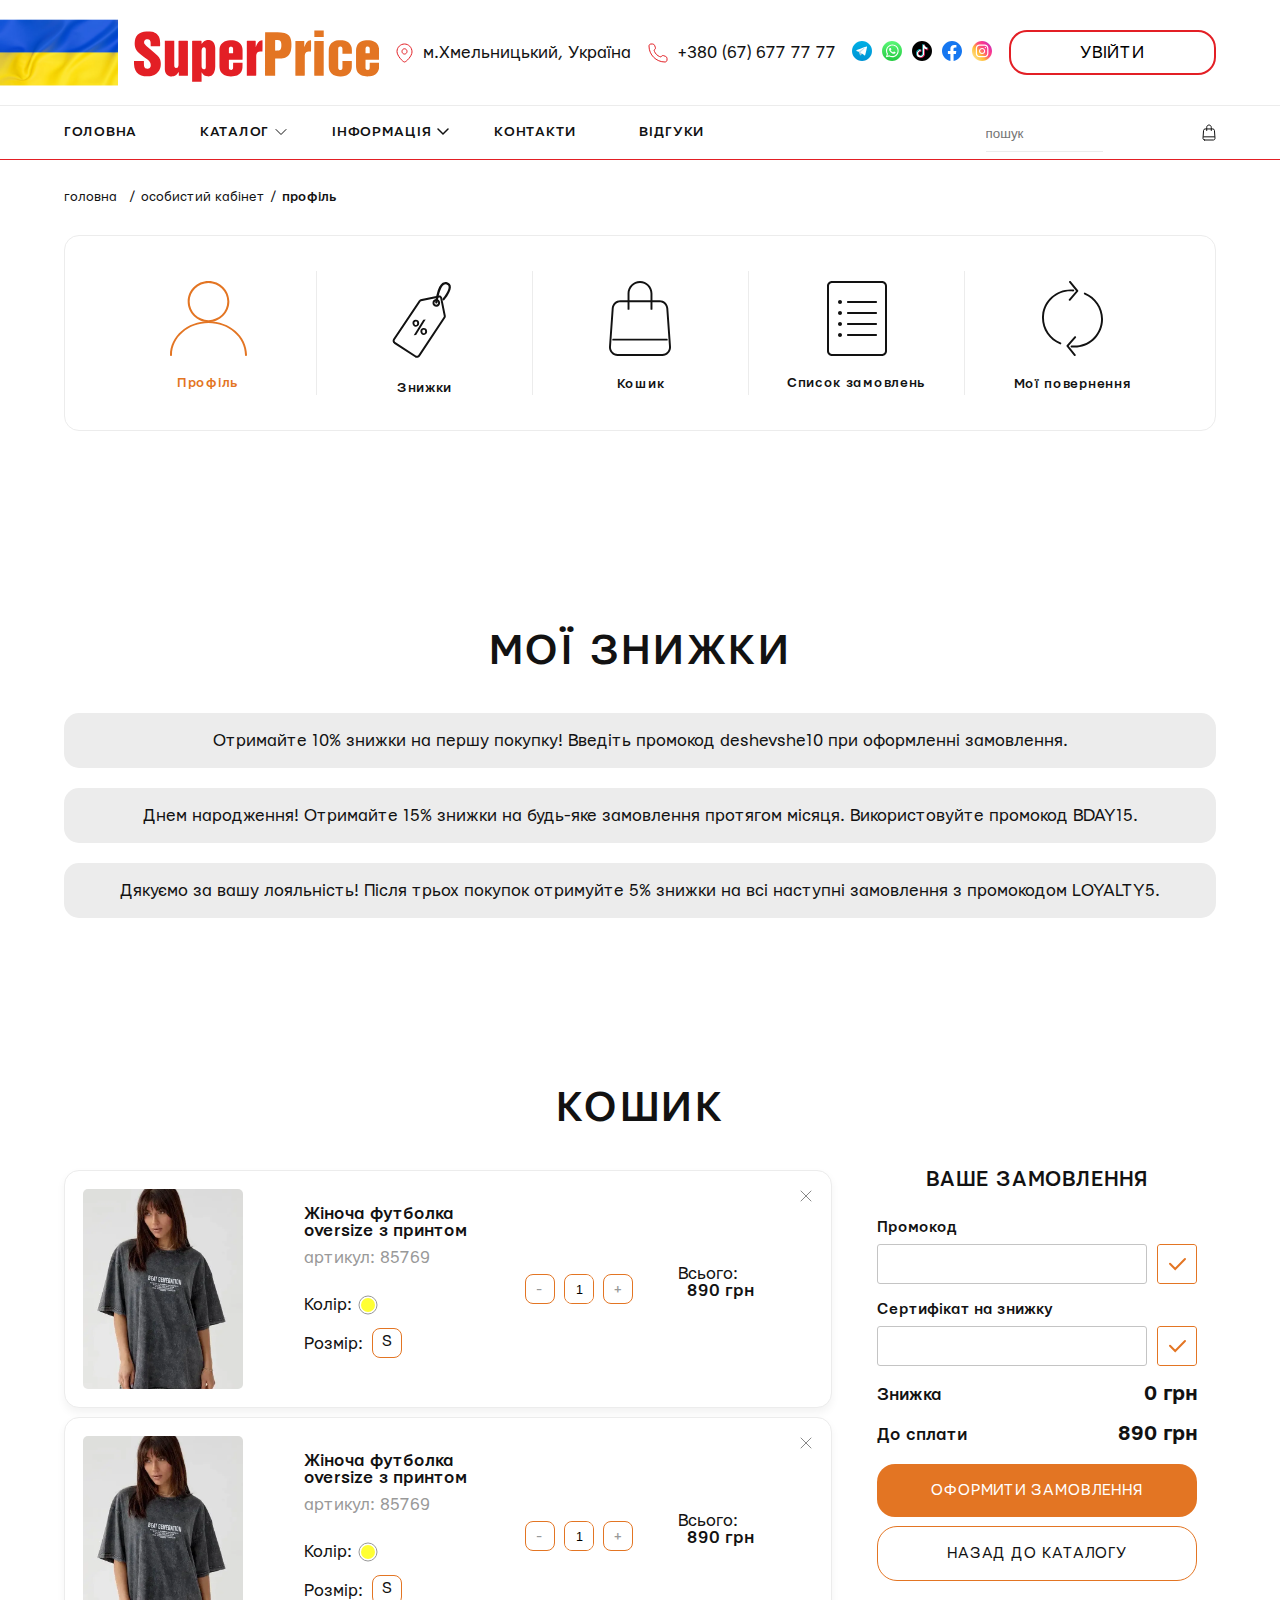
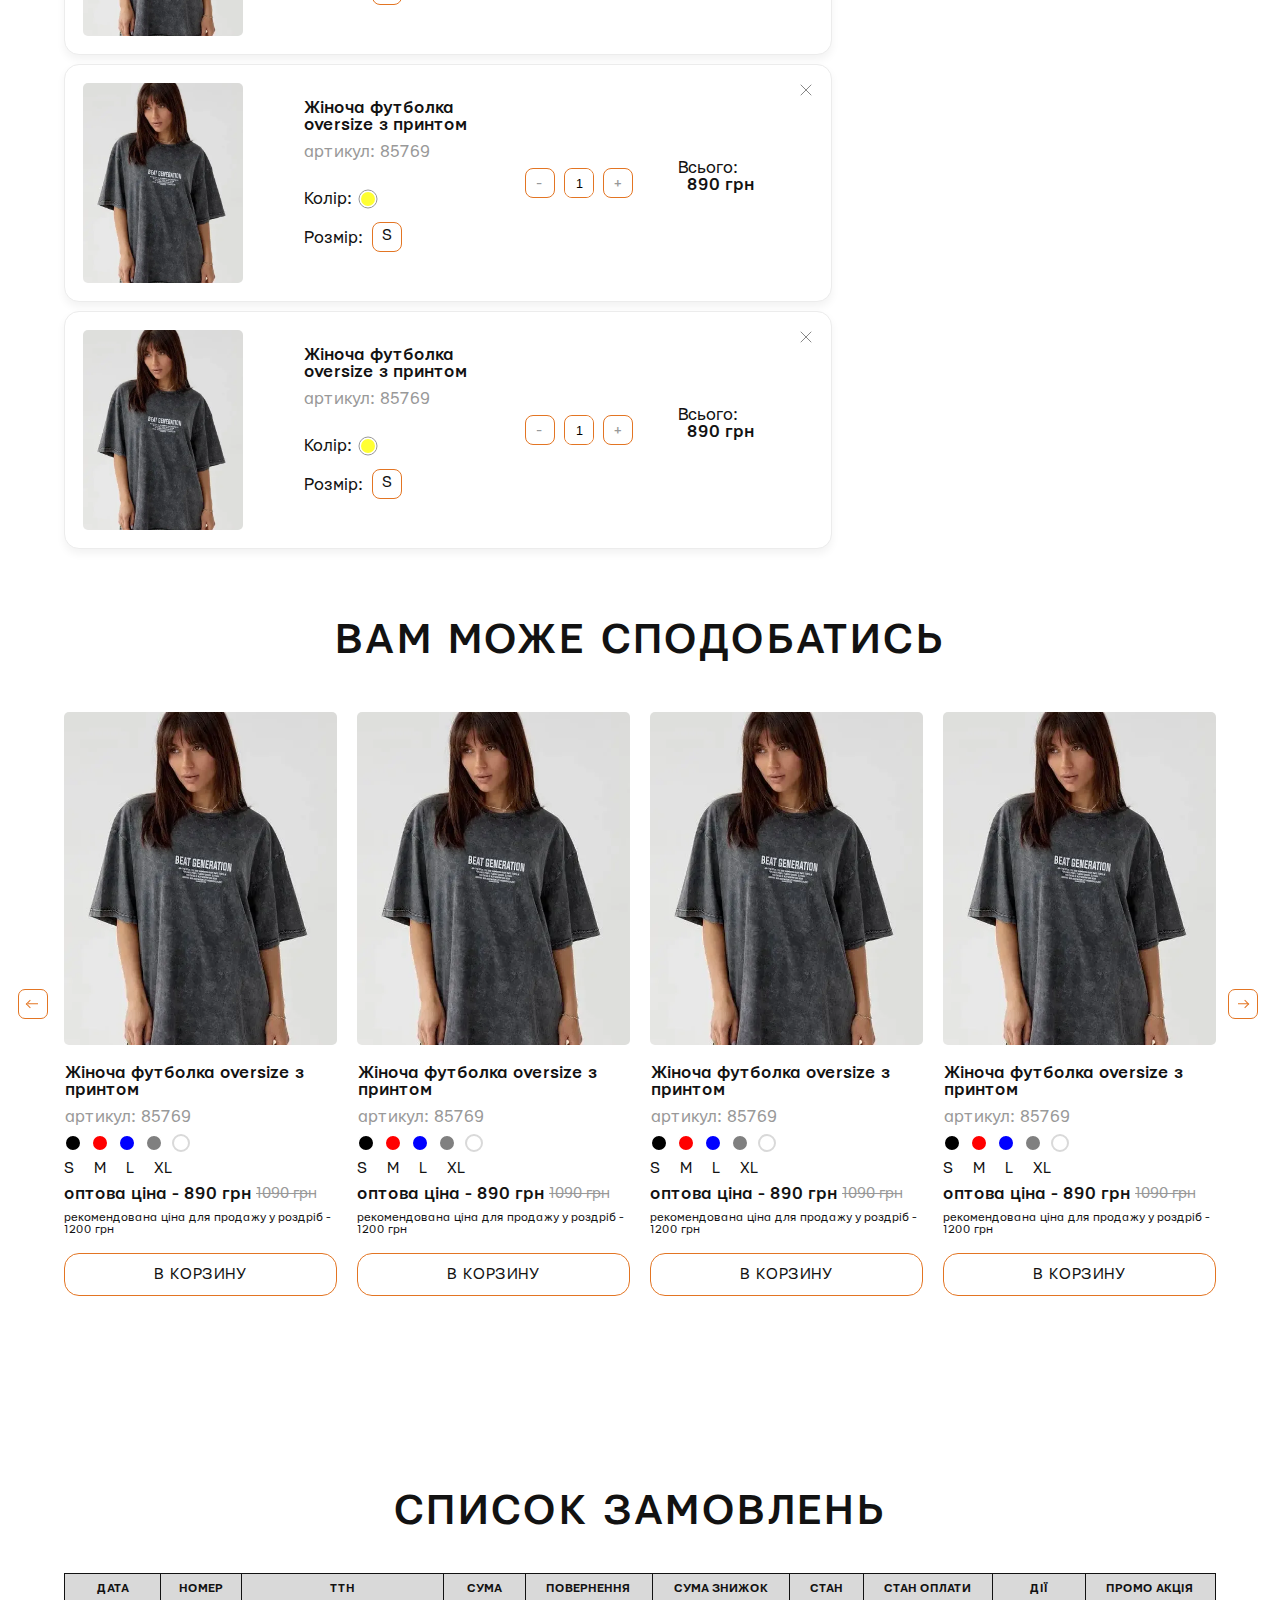
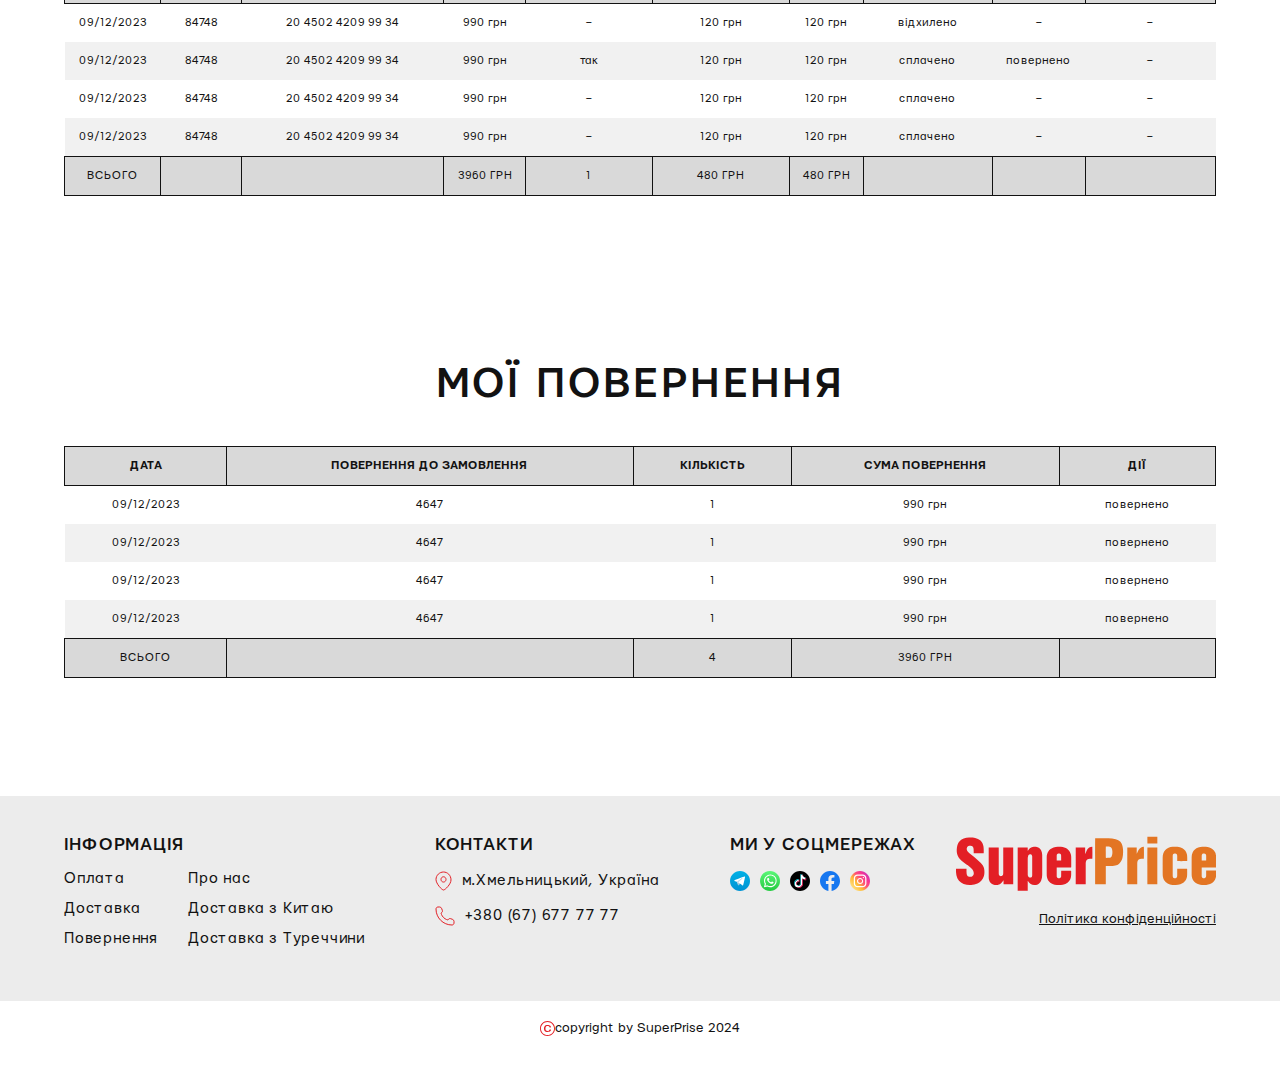
<file: docs/cabinet.html>
<!DOCTYPE html><html lang="uk"><head><meta charset="UTF-8"><meta name="viewport" content="width=device-width, initial-scale=1.0, user-scalable=yes, maximum-scale=2.0"><link rel="preconnect" href="https://fonts.googleapis.com">
<link rel="preconnect" href="https://fonts.gstatic.com" crossorigin>
<link href="https://fonts.googleapis.com/css2?family=Montserrat:wght@100..900&display=swap" rel="stylesheet"><link rel="stylesheet" href="css/style.css"><title>Дешевше - інтернет магазин необхідних товарів для всієї родини</title></head><body id="body"><header><div class="fixed-header"><div class="top-line-header"><div class="wrapper d-flex header item-center"><div class="flex-between burger-logo item-center"><div class="logo flag-img"><a href="index.html"><img src="img/logo.svg" alt="logo"></a></div></div><div class="icon-mobile flex-between item-center"><div class="search-mobile"> <a href="#"> <svg xmlns="http://www.w3.org/2000/svg" width="15" height="15" viewBox="0 0 15 15" fill="none">
<path fill-rule="evenodd" clip-rule="evenodd" d="M6.67279 0.9375C3.50528 0.9375 0.9375 3.50528 0.9375 6.67279C0.9375 9.84031 3.50528 12.4081 6.67279 12.4081C9.84031 12.4081 12.4081 9.84031 12.4081 6.67279C12.4081 3.50528 9.84031 0.9375 6.67279 0.9375ZM0 6.67279C0 2.98751 2.98751 0 6.67279 0C10.3581 0 13.3456 2.98751 13.3456 6.67279C13.3456 8.34673 12.7292 9.8767 11.711 11.0481L14.8627 14.1998C15.0458 14.3829 15.0458 14.6796 14.8627 14.8627C14.6796 15.0458 14.3829 15.0458 14.1998 14.8627L11.0481 11.711C9.8767 12.7292 8.34673 13.3456 6.67279 13.3456C2.98751 13.3456 0 10.3581 0 6.67279Z" fill="#121212"/>
</svg></a></div><p class="cart-cta"> <a href="basket.html"><svg xmlns="http://www.w3.org/2000/svg" width="14" height="17" viewBox="0 0 14 17" fill="none">
<path d="M4.70763 6.52632V3.36842C4.70763 2.06038 5.73396 1 7 1C8.26604 1 9.29237 2.06038 9.29237 3.36842V6.52632M1.65115 12.8421H12.3489M2.52832 16H11.4717C12.3586 16 13.0592 15.2226 12.996 14.3086L12.4502 6.41382C12.3931 5.58755 11.7277 4.94737 10.9259 4.94737H3.07412C2.27235 4.94737 1.60689 5.58755 1.54976 6.41382L1.00396 14.3086C0.940773 15.2226 1.64142 16 2.52832 16Z" stroke="#121212" stroke-linecap="round"/>
</svg></a></p><p class="cabinet-cta"><a href="#"><svg xmlns="http://www.w3.org/2000/svg" width="17" height="16" viewBox="0 0 17 16" fill="none">
<circle cx="8.50065" cy="4.16667" r="3.66667" stroke="#121212"/>
<path d="M16 14.9999C16 11.318 12.6421 8.33325 8.5 8.33325C4.35786 8.33325 1 11.318 1 14.9999" stroke="#121212" stroke-linecap="round"/>
</svg></a></p></div><div class="adress-header"> <a class="d-flex item-center" href="#"><svg xmlns="http://www.w3.org/2000/svg" width="17" height="20" viewBox="0 0 17 20" fill="none">
<path fill-rule="evenodd" clip-rule="evenodd" d="M8.5 19C10.125 19 16 13.0996 16 8.94118C16 4.17647 12.366 1 8.5 1C4.63401 1 1 4.17647 1 8.52941C1 12.6878 6.875 19 8.5 19ZM8.5 11.0588C9.88071 11.0588 11 9.8737 11 8.41177C11 6.94983 9.88071 5.76471 8.5 5.76471C7.11929 5.76471 6 6.94983 6 8.41177C6 9.8737 7.11929 11.0588 8.5 11.0588Z" stroke="#E31F25"/>
</svg> <span>м.Хмельницький, Україна</span></a></div><div class="phone-header"> <a class="d-flex item-center" href="tel:+380"><svg xmlns="http://www.w3.org/2000/svg" width="20" height="20" viewBox="0 0 20 20" fill="none">
<path d="M19 17V15.3541C19 14.5363 18.5021 13.8008 17.7428 13.4971L15.7086 12.6835C14.7429 12.2971 13.6422 12.7156 13.177 13.646L13 14C13 14 10.5 13.5 8.5 11.5C6.5 9.5 6 7 6 7L6.35402 6.82299C7.28438 6.35781 7.70285 5.25714 7.31654 4.29136L6.50289 2.25722C6.19916 1.4979 5.46374 1 4.64593 1H3C1.89543 1 1 1.89543 1 3C1 11.8366 8.16344 19 17 19C18.1046 19 19 18.1046 19 17Z" stroke="#E31F25" stroke-linejoin="round"/>
</svg><span>+380 (67) 677 77 77</span></a></div><div class="social-header"><div class="d-flex social-icon"><p><a href="https://t.me/"> <svg xmlns="http://www.w3.org/2000/svg" width="20" height="20" viewBox="0 0 20 20" fill="none">
<g clip-path="url(#clip0_213_16744)">
<path d="M10 20C15.5228 20 20 15.5228 20 10C20 4.47715 15.5228 0 10 0C4.47715 0 0 4.47715 0 10C0 15.5228 4.47715 20 10 20Z" fill="url(#paint0_linear_213_16744)"/>
<path d="M6.7998 10.7L7.9998 14C7.9998 14 8.0998 14.3 8.2998 14.3C8.4998 14.3 10.7998 11.8 10.7998 11.8L13.3998 6.7L6.7998 9.9V10.7Z" fill="#C1DAEA"/>
<path d="M8.29966 11.6L8.09966 14C8.09966 14 7.99966 14.7 8.69966 14C9.39966 13.3 10.1997 12.7 10.1997 12.7L8.29966 11.6Z" fill="#9CC6D9"/>
<path d="M6.8001 10.8L4.4001 10C4.4001 10 4.1001 9.9 4.2001 9.6C4.2001 9.5 4.3001 9.5 4.4001 9.4C4.9001 9 14.4001 5.6 14.4001 5.6C14.4001 5.6 14.7001 5.5 14.8001 5.6C14.9001 5.6 14.9001 5.7 15.0001 5.8C15.0001 5.8 15.0001 5.9 15.0001 6C15.0001 6.1 15.0001 6.1 15.0001 6.2C14.9001 7.1 13.2001 14.1 13.2001 14.1C13.2001 14.1 13.1001 14.5 12.7001 14.5C12.6001 14.5 12.4001 14.5 12.2001 14.3C11.5001 13.7 9.0001 12 8.4001 11.6C8.4001 11.6 8.4001 11.6 8.4001 11.5V11.4C8.4001 11.4 12.8001 7.5 12.9001 7.1C12.9001 7.1 12.9001 7.1 12.8001 7.1C12.5001 7.2 7.5001 10.4 6.9001 10.7C6.9001 10.9 6.8001 10.8 6.8001 10.8Z" fill="white"/>
</g>
<defs>
<linearGradient id="paint0_linear_213_16744" x1="10" y1="20" x2="10" y2="0" gradientUnits="userSpaceOnUse">
<stop stop-color="#0093D4"/>
<stop offset="1" stop-color="#00B0E5"/>
</linearGradient>
<clipPath id="clip0_213_16744">
<rect width="20" height="20" fill="white"/>
</clipPath>
</defs>
</svg></a></p><p><a href="whatsapp://send?phone=+12345678910"> <svg xmlns="http://www.w3.org/2000/svg" width="20" height="20" viewBox="0 0 20 20" fill="none">
<g clip-path="url(#clip0_213_16752)">
<path d="M10 20C15.5228 20 20 15.5228 20 10C20 4.47715 15.5228 0 10 0C4.47715 0 0 4.47715 0 10C0 15.5228 4.47715 20 10 20Z" fill="url(#paint0_linear_213_16752)"/>
<path fill-rule="evenodd" clip-rule="evenodd" d="M14.8004 5.3C13.6004 4.1 12.0004 3.4 10.3004 3.4C6.80039 3.5 4.00039 6.3 4.00039 9.8C4.00039 10.9 4.30039 12 4.80039 13L3.90039 16.3L7.30039 15.4C8.20039 15.9 9.30039 16.2 10.3004 16.2C13.8004 16.2 16.6004 13.4 16.6004 9.9C16.7004 8.1 16.0004 6.5 14.8004 5.3ZM10.3004 15.1C9.40039 15.1 8.40039 14.8 7.60039 14.4L7.40039 14.3L5.40039 14.8L6.00039 12.8L5.90039 12.6C5.30039 11.8 5.00039 10.8 5.10039 9.8C5.10039 6.9 7.50039 4.5 10.4004 4.5C11.8004 4.5 13.1004 5 14.1004 6C15.1004 7 15.6004 8.3 15.6004 9.7C15.6004 12.7 13.2004 15.1 10.3004 15.1ZM13.2004 11.1C13.0004 11 12.3004 10.6 12.1004 10.6C12.0004 10.5 11.8004 10.5 11.7004 10.7C11.6004 10.9 11.3004 11.2 11.2004 11.3C11.1004 11.4 11.0004 11.4 10.9004 11.3C10.7004 11.2 10.2004 11.1 9.60039 10.5C9.10039 10.1 8.80039 9.6 8.70039 9.4C8.60039 9.2 8.70039 9.2 8.80039 9.1C8.90039 9.1 9.00039 9 9.10039 8.9C9.20039 8.8 9.20039 8.7 9.30039 8.6C9.40039 8.5 9.30039 8.4 9.30039 8.3C9.30039 8.2 8.90039 7.4 8.80039 7.1C8.60039 6.8 8.50039 6.9 8.40039 6.9C8.30039 6.9 8.20039 6.9 8.10039 6.9C8.00039 6.9 7.80039 6.9 7.70039 7.1C7.50039 7.2 7.10039 7.6 7.10039 8.4C7.10039 9.2 7.70039 9.9 7.70039 10C7.80039 10.1 8.80039 11.7 10.4004 12.4C10.8004 12.6 11.1004 12.7 11.3004 12.7C11.7004 12.8 12.0004 12.8 12.3004 12.8C12.6004 12.8 13.2004 12.4 13.4004 12C13.5004 11.6 13.5004 11.3 13.5004 11.2C13.5004 11.2 13.4004 11.2 13.2004 11.1Z" fill="white"/>
</g>
<defs>
<linearGradient id="paint0_linear_213_16752" x1="10" y1="18.547" x2="10" y2="-1.453" gradientUnits="userSpaceOnUse">
<stop stop-color="#27CD44"/>
<stop offset="1" stop-color="#5FFB7C"/>
</linearGradient>
<clipPath id="clip0_213_16752">
<rect width="20" height="20" fill="white"/>
</clipPath>
</defs>
</svg></a></p><p><a href=""> <svg xmlns="http://www.w3.org/2000/svg" width="20" height="20" viewBox="0 0 20 20" fill="none">
<g clip-path="url(#clip0_213_16759)">
<path d="M10 20C15.5228 20 20 15.5228 20 10C20 4.47715 15.5228 0 10 0C4.47715 0 0 4.47715 0 10C0 15.5228 4.47715 20 10 20Z" fill="black"/>
<path d="M7.29961 14C7.39961 14.1 7.49961 14.2 7.59961 14.3C7.89961 14.6 8.29961 14.7 8.69961 14.7C9.69961 14.8 10.5996 14 10.6996 13V12.9C10.6996 9.9 10.6996 6.9 10.6996 3.9C10.6996 3.7 10.6996 3.7 10.8996 3.7C11.3996 3.7 11.7996 3.7 12.2996 3.7H12.3996V3.8C12.5996 4.6 12.9996 5.2 13.6996 5.7L13.7996 5.8C13.7996 5.8 13.8996 5.8 13.8996 5.9C13.9996 6 14.0996 6.1 14.1996 6.1C14.5996 6.4 14.9996 6.6 15.3996 6.7H15.4996V6.8C15.4996 7.3 15.4996 7.9 15.4996 8.4C15.4996 8.5 15.4996 8.5 15.3996 8.5C14.9996 8.5 14.5996 8.4 14.2996 8.4C13.6996 8.3 13.0996 8 12.4996 7.6C12.4996 7.6 12.3996 7.5 12.3996 7.6V7.7C12.3996 9.2 12.3996 10.7 12.3996 12.2C12.3996 13.2 12.0996 14.2 11.3996 15C10.6996 15.8 9.79961 16.3 8.69961 16.5C7.89961 16.6 6.99961 16.5 6.29961 16.1C6.19961 16 6.09961 16 5.89961 15.9L5.79961 15.8C5.49961 15.6 5.39961 15.3 5.19961 15C4.89961 14.6 4.79961 14.1 4.69961 13.6C4.69961 13.3 4.59961 13 4.59961 12.7C4.69961 11.7 4.99961 10.9 5.59961 10.2C6.09961 9.6 6.79961 9.2 7.49961 8.9C7.79961 8.8 8.09961 8.7 8.49961 8.7C8.59961 8.7 8.59961 8.7 8.69961 8.7H8.79961V8.8C8.79961 9.3 8.79961 9.9 8.79961 10.4C8.79961 10.4 8.79961 10.4 8.79961 10.5C8.79961 10.6 8.79961 10.6 8.69961 10.6C8.59961 10.6 8.39961 10.5 8.29961 10.5C8.09961 10.5 7.79961 10.5 7.59961 10.6C6.89961 10.9 6.39961 11.4 6.29961 12.2C6.19961 13 6.49961 13.6 7.09961 14C7.19961 13.9 7.29961 14 7.29961 14Z" fill="white"/>
<path d="M5.90039 15.9C6.40039 16.2 7.00039 16.4 7.50039 16.5C7.80039 16.5 8.10039 16.6 8.30039 16.5C9.20039 16.5 10.1004 16.1 10.8004 15.5C11.5004 14.9 12.0004 14.2 12.2004 13.3C12.3004 13 12.3004 12.7 12.3004 12.5C12.3004 12.3 12.3004 12.2 12.3004 12C12.3004 10.6 12.3004 9.2 12.3004 7.8V7.7H12.4004C12.9004 8 13.4004 8.3 14.0004 8.5C14.3004 8.6 14.7004 8.6 15.0004 8.7C15.1004 8.7 15.3004 8.7 15.4004 8.7C15.5004 8.7 15.5004 8.7 15.5004 8.6C15.5004 8.5 15.5004 8.5 15.5004 8.4C15.5004 7.9 15.5004 7.4 15.5004 7V6.9C15.6004 6.9 15.8004 6.9 15.9004 7C16.0004 7 16.1004 7 16.1004 7C16.1004 7 16.2004 7 16.2004 7.1C16.2004 7.8 16.2004 8.5 16.2004 9.2C16.2004 9.3 16.2004 9.3 16.1004 9.3C15.9004 9.3 15.7004 9.3 15.5004 9.3C15.1004 9.2 14.6004 9.1 14.2004 9C13.8004 8.8 13.4004 8.6 13.1004 8.4C13.1004 8.4 13.1004 8.4 13.0004 8.3V8.4C13.0004 9.9 13.0004 11.4 13.0004 12.9C13.0004 13.7 12.8004 14.5 12.4004 15.1C11.9004 15.9 11.2004 16.5 10.2004 16.8C9.60039 17 9.10039 17.1 8.50039 17C7.60039 17 6.70039 16.6 5.90039 15.9Z" fill="#EC1655"/>
<path d="M12.5004 3.8C12.4004 3.8 12.4004 3.8 12.5004 3.8C11.9004 3.8 11.4004 3.8 10.9004 3.8C10.8004 3.8 10.8004 3.8 10.8004 3.9C10.8004 6.9 10.8004 9.9 10.8004 12.8C10.8004 13 10.8004 13.2 10.7004 13.4C10.5004 14.1 10.0004 14.6 9.30039 14.7C8.50039 14.9 7.90039 14.6 7.40039 14C7.50039 14.1 7.70039 14.1 7.90039 14.1C8.40039 14.2 8.90039 14.1 9.30039 13.9C9.80039 13.6 10.1004 13.1 10.2004 12.6C10.2004 12.5 10.2004 12.4 10.2004 12.3C10.2004 9.3 10.2004 6.3 10.2004 3.4C10.2004 3.3 10.2004 3.3 10.3004 3.3C11.0004 3.3 11.7004 3.3 12.4004 3.3C12.5004 3.3 12.5004 3.3 12.5004 3.4C12.4004 3.4 12.4004 3.6 12.5004 3.8Z" fill="#0CBAC6"/>
<path d="M8.8 8.70001C8.4 8.70001 8 8.70001 7.6 8.90001C7 9.10001 6.5 9.40001 6 9.80001C5.4 10.3 5 11 4.8 11.8C4.7 12.1 4.7 12.4 4.7 12.6C4.7 12.8 4.7 12.9 4.7 13.1C4.7 13.6 4.8 14 5 14.5C5.2 15 5.5 15.4 5.8 15.8C5.7 15.8 5.7 15.7 5.6 15.6C4.9 15.1 4.4 14.4 4.2 13.5C4.1 13.3 4 13 4 12.7C4 12.5 4 12.3 4 12C4 11.5 4.2 11 4.4 10.6C4.6 10.1 4.9 9.70001 5.3 9.30001C5.7 8.90001 6.2 8.50001 6.8 8.30001C7.2 8.20001 7.5 8.10001 7.9 8.10001C8.2 8.10001 8.5 8.10001 8.7 8.10001C8.7 8.10001 8.8 8.10001 8.8 8.20001C8.8 8.30001 8.8 8.50001 8.8 8.70001Z" fill="#0CBAC6"/>
<path d="M7.29997 14C7.09997 13.9 6.99997 13.8 6.89997 13.7C6.59997 13.4 6.39997 13 6.29997 12.5C6.19997 11.5 6.79997 10.7 7.59997 10.4C7.99997 10.3 8.29997 10.3 8.69997 10.4C8.69997 10.4 8.69997 10.4 8.79997 10.4V10.3C8.79997 9.80001 8.79997 9.20001 8.79997 8.70001V8.60001C8.99997 8.60001 9.19997 8.60001 9.39997 8.60001C9.39997 9.30001 9.39997 10 9.39997 10.8V10.9C9.29997 10.9 9.19997 10.9 9.09997 10.8C8.49997 10.7 7.99997 10.9 7.59997 11.2C7.19997 11.5 6.99997 11.9 6.89997 12.4C6.89997 13.1 6.99997 13.5 7.29997 14Z" fill="#EC1655"/>
<path d="M13.9004 5.9C13.7004 5.8 13.5004 5.6 13.3004 5.4C12.8004 4.9 12.6004 4.4 12.4004 3.8C12.6004 3.8 12.8004 3.8 13.0004 3.8C13.0004 4.3 13.2004 4.8 13.4004 5.3C13.6004 5.5 13.7004 5.7 13.9004 5.9Z" fill="#EC1655"/>
<path d="M15.6 6.9C15 6.8 14.6 6.5 14.1 6.2C14.1 6.1 14 6 14 6C14 6 14 6 14.1 6C14.4 6.2 14.8 6.3 15.2 6.4C15.3 6.4 15.5 6.4 15.7 6.4C15.8 6.4 15.8 6.4 15.8 6.5C15.6 6.6 15.6 6.7 15.6 6.9Z" fill="#0CBAC6"/>
</g>
<defs>
<clipPath id="clip0_213_16759">
<rect width="20" height="20" fill="white"/>
</clipPath>
</defs>
</svg></a></p><p><a href=""> <svg xmlns="http://www.w3.org/2000/svg" width="20" height="20" viewBox="0 0 20 20" fill="none">
<g clip-path="url(#clip0_213_16771)">
<path d="M10 0C4.5 0 0 4.5 0 10C0 15 3.7 19.1 8.4 19.9V12.9H5.9V10H8.4V7.8C8.4 5.3 9.9 3.9 12.2 3.9C13.3 3.9 14.4 4.1 14.4 4.1V6.6H13.1C11.9 6.6 11.5 7.4 11.5 8.2V10H14.3L13.9 12.9H11.6V19.9C16.3 19.1 20 15 20 10C20 4.5 15.5 0 10 0Z" fill="#1677F0"/>
</g>
<defs>
<clipPath id="clip0_213_16771">
<rect width="20" height="20" fill="white"/>
</clipPath>
</defs>
</svg></a></p><p><a href=""> <svg xmlns="http://www.w3.org/2000/svg" width="20" height="20" viewBox="0 0 20 20" fill="none">
<g clip-path="url(#clip0_213_16773)">
<path d="M10.0002 18.7C14.8603 18.7 18.8002 14.7601 18.8002 9.9C18.8002 5.03989 14.8603 1.1 10.0002 1.1C5.14009 1.1 1.2002 5.03989 1.2002 9.9C1.2002 14.7601 5.14009 18.7 10.0002 18.7Z" fill="white"/>
<path d="M10 20C4.5 20 0 15.5 0 10C0 4.5 4.5 0 10 0C15.5 0 20 4.5 20 10C20 15.5 15.5 20 10 20ZM13.4 5.9C13 5.9 12.7 6.2 12.7 6.6C12.7 7 13 7.3 13.4 7.3C13.8 7.3 14.1 7 14.1 6.6C14.1 6.2 13.8 5.9 13.4 5.9ZM10.1 6.9C8.4 6.9 7 8.3 7 10C7 11.7 8.4 13.1 10.1 13.1C11.8 13.1 13.2 11.7 13.2 10C13.2 8.3 11.8 6.9 10.1 6.9ZM10.1 12C9 12 8.1 11.1 8.1 10C8.1 8.9 9 8 10.1 8C11.2 8 12.1 8.9 12.1 10C12.1 11.1 11.2 12 10.1 12ZM16.4 7.4C16.4 5.3 14.7 3.6 12.6 3.6H7.6C5.5 3.6 3.8 5.3 3.8 7.4V12.4C3.8 14.5 5.5 16.2 7.6 16.2H12.6C14.7 16.2 16.4 14.5 16.4 12.4V7.4ZM15.2 12.4C15.2 13.8 14 15 12.6 15H7.6C6.1 15 5 13.9 5 12.4V7.4C5 6 6.1 4.8 7.6 4.8H12.6C14 4.8 15.2 6 15.2 7.4V12.4Z" fill="url(#paint0_linear_213_16773)"/>
</g>
<defs>
<linearGradient id="paint0_linear_213_16773" x1="1.92" y1="16.88" x2="26.7298" y2="-4.2452" gradientUnits="userSpaceOnUse">
<stop offset="0.0011048" stop-color="#FFE185"/>
<stop offset="0.2094" stop-color="#FFBB36"/>
<stop offset="0.3765" stop-color="#FF5176"/>
<stop offset="0.5238" stop-color="#F63395"/>
<stop offset="0.7394" stop-color="#A436D2"/>
<stop offset="1" stop-color="#5F4EED"/>
</linearGradient>
<clipPath id="clip0_213_16773">
<rect width="20" height="20" fill="white"/>
</clipPath>
</defs>
</svg></a></p></div></div><div class="entry-button cabinet-cta"> <form action="#"> <button type="submit">увійти</button></form></div><div class="burger burger-fix" id="burger"><span class="bord"></span></div><div class="black-fon-popup black-fon-reg d-none"></div><div class="popup-cabinet d-none"><div class="registration"><a class="cancel-popup-cabinet" href="#"> <svg xmlns="http://www.w3.org/2000/svg" width="22" height="22" viewBox="0 0 22 22" fill="none">
<path d="M20.9999 1.00008L1 21M0.999915 1L20.9998 20.9999" stroke="#D9D9D9" stroke-width="2" stroke-linecap="round" stroke-linejoin="round"/>
</svg></a><h2>особистий кабінет</h2><div class="d-flex item-center cta-reg"><a class="entry active-link" href="#">вхід</a><a class="registration" href="#">Реєстрація</a></div><div class="entry-form active-form"><form action="#"><p> <label for="emailEntry">E-mail</label><input type="email" name="emailEntry" id="emailEntry" placeholder="E-mail" required autocomplete="username"></p><p> <label for="passwordEntry">Пароль</label><input class="password" type="password" id="passwordEntry" name="passwordEntry" placeholder="Ваш пароль" required autocomplete="current-password" minlength="6" maxlength="25"><a class="eye closeEye" href="#" data-target="passwordEntry"><svg class="openEye" xmlns="http://www.w3.org/2000/svg" width="17" height="12" viewBox="0 0 17 12" fill="none">
<path d="M1.39258 7.004C1.19843 6.7376 1.10136 6.6044 1.03454 6.3467C0.988487 6.16909 0.988487 5.83091 1.03454 5.6533C1.10136 5.3956 1.19843 5.2624 1.39258 4.996C2.45644 3.5362 4.78758 1 8.14286 1C11.4981 1 13.8293 3.5362 14.8931 4.996C15.0873 5.2624 15.1844 5.3956 15.2512 5.6533C15.2972 5.83091 15.2972 6.16909 15.2512 6.3467C15.1844 6.6044 15.0873 6.7376 14.8931 7.004C13.8293 8.4638 11.4981 11 8.14286 11C4.78758 11 2.45644 8.4638 1.39258 7.004Z" stroke="#D9D9D9" stroke-width="1.5" stroke-linecap="round" stroke-linejoin="round"/>
<path d="M8.14244 7.42857C8.93142 7.42857 9.57101 6.78898 9.57101 6C9.57101 5.21102 8.93142 4.57143 8.14244 4.57143C7.35346 4.57143 6.71387 5.21102 6.71387 6C6.71387 6.78898 7.35346 7.42857 8.14244 7.42857Z" stroke="#D9D9D9" stroke-width="1.5" stroke-linecap="round" stroke-linejoin="round"/>
</svg></a></p><a href="#">Забули пароль?</a><p class="btn-block-reg"><button class="btn-reg" type="submit"> увійти </button></p></form></div><div class="registration-form"> <form action="#"> <p> <label for="nameReg">Імʼя та прізвище</label><input type="text" name="nameReg" placeholder="Ваше імʼя та прізвище" required maxlength="50"></p><p> <label for="emailReg">E-mail</label><input type="email" name="emailReg" placeholder="E-mail" required autocomplete="username" maxlength="50"></p><p> <label for="passwordReg">Пароль<span>(Пароль повинен бути не менше 6 символів)</span></label><input class="password" type="password" id="passwordReg" name="passwordReg" placeholder="Ваш пароль" required autocomplete="new-password" minlength="6" maxlength="25"><a class="eye closeEye" href="#" data-target="passwordReg"><svg class="openEye" xmlns="http://www.w3.org/2000/svg" width="17" height="12" viewBox="0 0 17 12" fill="none">
<path d="M1.39258 7.004C1.19843 6.7376 1.10136 6.6044 1.03454 6.3467C0.988487 6.16909 0.988487 5.83091 1.03454 5.6533C1.10136 5.3956 1.19843 5.2624 1.39258 4.996C2.45644 3.5362 4.78758 1 8.14286 1C11.4981 1 13.8293 3.5362 14.8931 4.996C15.0873 5.2624 15.1844 5.3956 15.2512 5.6533C15.2972 5.83091 15.2972 6.16909 15.2512 6.3467C15.1844 6.6044 15.0873 6.7376 14.8931 7.004C13.8293 8.4638 11.4981 11 8.14286 11C4.78758 11 2.45644 8.4638 1.39258 7.004Z" stroke="#D9D9D9" stroke-width="1.5" stroke-linecap="round" stroke-linejoin="round"/>
<path d="M8.14244 7.42857C8.93142 7.42857 9.57101 6.78898 9.57101 6C9.57101 5.21102 8.93142 4.57143 8.14244 4.57143C7.35346 4.57143 6.71387 5.21102 6.71387 6C6.71387 6.78898 7.35346 7.42857 8.14244 7.42857Z" stroke="#D9D9D9" stroke-width="1.5" stroke-linecap="round" stroke-linejoin="round"/>
</svg></a></p><p> <label for="passwordReg2">Повторіть пароль</label><input class="password" type="password" id="passwordReg2" name="passwordReg2" placeholder="Ваш пароль" required autocomplete="new-password" minlength="6" maxlength="25"><a class="eye closeEye" href="#" data-target="passwordReg2"><svg class="openEye" xmlns="http://www.w3.org/2000/svg" width="17" height="12" viewBox="0 0 17 12" fill="none">
<path d="M1.39258 7.004C1.19843 6.7376 1.10136 6.6044 1.03454 6.3467C0.988487 6.16909 0.988487 5.83091 1.03454 5.6533C1.10136 5.3956 1.19843 5.2624 1.39258 4.996C2.45644 3.5362 4.78758 1 8.14286 1C11.4981 1 13.8293 3.5362 14.8931 4.996C15.0873 5.2624 15.1844 5.3956 15.2512 5.6533C15.2972 5.83091 15.2972 6.16909 15.2512 6.3467C15.1844 6.6044 15.0873 6.7376 14.8931 7.004C13.8293 8.4638 11.4981 11 8.14286 11C4.78758 11 2.45644 8.4638 1.39258 7.004Z" stroke="#D9D9D9" stroke-width="1.5" stroke-linecap="round" stroke-linejoin="round"/>
<path d="M8.14244 7.42857C8.93142 7.42857 9.57101 6.78898 9.57101 6C9.57101 5.21102 8.93142 4.57143 8.14244 4.57143C7.35346 4.57143 6.71387 5.21102 6.71387 6C6.71387 6.78898 7.35346 7.42857 8.14244 7.42857Z" stroke="#D9D9D9" stroke-width="1.5" stroke-linecap="round" stroke-linejoin="round"/>
</svg></a></p><p class="btn-block-reg"> <button class="btn-reg" type="submit">зареєструватися </button></p></form></div></div></div></div></div><div class="black-fon"></div><div class="header-navigation"> <nav class="wrapper flex-between item-center"><div class="nav_container"><ul class="navigation-menu-catalog"><li class="mobile-head-menu"> <span>меню</span><span class="cancel-menu"><svg xmlns="http://www.w3.org/2000/svg" width="12" height="12" viewBox="0 0 12 12" fill="none">
<path d="M11 1.00004L1 11M0.999958 1L10.9999 11" stroke="#121212" stroke-opacity="0.5" stroke-linecap="round" stroke-linejoin="round"/>
</svg></span></li><li><a class="d-block" href="index.html">головна</a></li><li><a class="down-menu" href="javascript:void(0)">каталог<svg xmlns="http://www.w3.org/2000/svg" width="12" height="7" viewBox="0 0 12 7" fill="none">
<path d="M1 1L6 6L11 1" stroke="#121212" stroke-linecap="round"/>
</svg></a><div class="sub-menu-main mobile-menu"><ul class="sub-menu"><li><a href="catalog.html"><span>Чоловічий одяг</span></a><div class="second-subMenu"><ul><li><a href="#">футболки</a></li><li><a href="#">худі</a></li><li><a href="#">носки</a></li><li><a href="#">спідня білизна</a></li><li><a href="#">спортивні штани</a></li><li><a href="#">джинси</a></li><li><a href="#">шорти</a></li><li><a href="#">сорочки</a></li><li><a href="#">футолки поло</a></li><li><a href="#">костюми</a></li><li><a href="#">верхній одяг</a></li></ul></div></li><li><a href="catalog.html"><span>Чоловіче взуття</span></a><div class="second-subMenu"><ul><li><a href="#">тапки</a></li><li><a href="#">кросівки</a></li><li><a href="#">кеди</a></li><li><a href="#">туфлі</a></li></ul></div></li><li><a href="catalog.html"><span>Жіночий одяг</span></a><div class="second-subMenu"><ul><li><a href="#">футболки</a></li><li><a href="#">худі</a></li><li><a href="#">носки</a></li><li><a href="#">спідня білизна</a></li><li><a href="#">спортивні штани</a></li><li><a href="#">джинси</a></li><li><a href="#">шорти</a></li><li><a href="#">сорочки</a></li><li><a href="#">сукні</a></li><li><a href="#">жилетки</a></li><li><a href="#">пальто</a></li><li><a href="#">майки</a></li><li><a href="#">лосини</a></li><li><a href="#">комбінезони</a></li><li><a href="#">спідниці</a></li><li><a href="#">топи</a></li></ul></div></li><li><a href="catalog.html"><span>Жіноче взуття</span></a><div class="second-subMenu"><ul><li><a href="#">тапки</a></li><li><a href="#">кросівки</a></li><li><a href="#">кеди</a></li><li><a href="#">туфлі</a></li><li><a href="#">балетки</a></li><li><a href="#">уги</a></li></ul></div></li><li><a href="catalog.html"><span>Дитячий одяг</span></a><div class="second-subMenu"><ul><li><a href="#">футболки</a></li><li><a href="#">боді</a></li><li><a href="#">штани</a></li><li><a href="#">лосини</a></li><li><a href="#">худі</a></li><li><a href="#">шорти</a></li><li><a href="#">джинси</a></li><li><a href="#">комбінезони</a></li><li><a href="#">купальники</a></li></ul></div></li><li><a href="catalog.html"><span>Підлітковий одяг</span></a><div class="second-subMenu"><ul><li><a href="#">футболки</a></li><li><a href="#">худі</a></li><li><a href="#">носки</a></li><li><a href="#">спідня білизна</a></li><li><a href="#">спортивні штани</a></li><li><a href="#">джинси</a></li><li><a href="#">шорти</a></li><li><a href="#">сорочки</a></li><li><a href="#">сукні</a></li><li><a href="#">жилетки</a></li><li><a href="#">пальто</a></li><li><a href="#">майки</a></li></ul></div></li><li><a href="catalog.html"><span>Головні убори</span></a><div class="second-subMenu"><ul><li><a href="#">кепки</a></li><li><a href="#">панамки</a></li><li><a href="#">шапки</a></li></ul></div></li><li><a href="catalog.html"><span>Рюкзаки, сумки, гаманці</span></a></li><li><a href="catalog.html"><span>Товари для дому</span></a><div class="second-subMenu"><ul><li><a href="#">посуд</a></li><li><a href="#">вази</a></li><li><a href="#">господарські товари</a></li><li><a href="#">ліхтарики</a></li><li><a href="#">скарбнички</a></li><li><a href="#">усе для кухні</a></li></ul></div></li><li><a href="catalog.html"><span>Іграшки</span></a></li><li><a href="catalog.html"><span>Аксесуари</span></a></li><li><a href="catalog.html"><span>Канцтовари</span></a></li><li><a href="catalog.html"><span>Товари з українською символікою              </span></a></li></ul></div></li><li><a class="down-menu d-block" href="help.html">інформація<svg class="position-center help-svg" xmlns="http://www.w3.org/2000/svg" width="12" height="8" viewBox="0 0 12 8" fill="none">
<path d="M1 1L6 6L11 1" stroke-width="1.5" stroke-linecap="round"/>
</svg></a><ul class="help-sub-menu"><li><a href="help.html#price" data-href="price"><svg xmlns="http://www.w3.org/2000/svg" width="96" height="75" viewBox="0 0 96 75" fill="none">
<g clip-path="url(#clip0_469_12415)">
<path d="M80.85 75H8.475C3.825 75 0 71.175 0 66.525V15.3C0 10.65 3.825 6.825 8.475 6.825H80.85C85.5 6.825 89.325 10.65 89.325 15.3V32.925C89.325 33.375 88.95 33.675 88.575 33.675H65.475C61.5 33.675 58.275 36.9 58.275 40.875C58.275 44.85 61.5 48.075 65.475 48.075H88.5C88.95 48.075 89.25 48.45 89.25 48.825V66.45C89.325 71.175 85.5 75 80.85 75ZM8.475 8.4C4.65 8.4 1.575 11.475 1.575 15.3V66.525C1.575 70.35 4.65 73.425 8.475 73.425H80.85C84.675 73.425 87.75 70.35 87.75 66.525V49.65H65.475C60.675 49.65 56.7 45.75 56.7 40.875C56.7 36.075 60.6 32.1 65.475 32.1H87.75V15.3C87.75 11.475 84.675 8.4 80.85 8.4H8.475Z" fill=""/>
<path d="M93.6752 49.65H65.4752C60.6752 49.65 56.7002 45.75 56.7002 40.875C56.7002 36.075 60.6002 32.1 65.4752 32.1H93.6752C93.9752 32.1 94.2002 32.1 94.4252 32.1C94.8002 32.1 95.1752 32.475 95.1752 32.85V48.75C95.1752 49.125 94.8752 49.5 94.5002 49.5C94.2002 49.65 93.9752 49.65 93.6752 49.65ZM65.4752 33.75C61.5002 33.75 58.2752 36.975 58.2752 40.95C58.2752 44.925 61.5002 48.15 65.4752 48.15H93.6002V33.75H65.4752Z" fill=""/>
<path d="M67.9498 45.15C65.6248 45.15 63.6748 43.275 63.6748 40.875C63.6748 38.55 65.5498 36.6 67.9498 36.6C70.2748 36.6 72.2248 38.475 72.2248 40.875C72.1498 43.275 70.2748 45.15 67.9498 45.15ZM67.9498 38.25C66.4498 38.25 65.2498 39.45 65.2498 40.95C65.2498 42.45 66.4498 43.65 67.9498 43.65C69.4498 43.65 70.6498 42.45 70.6498 40.95C70.6498 39.45 69.4498 38.25 67.9498 38.25Z" fill=""/>
<path d="M88.5002 67.95C88.2752 67.95 88.1252 67.875 87.9752 67.725C87.8252 67.575 87.6752 67.35 87.6752 67.05C87.6752 66.825 87.6752 66.675 87.6752 66.45V49.65H65.4752C60.6752 49.65 56.7002 45.75 56.7002 40.875C56.7002 36.075 60.6002 32.1 65.4752 32.1H87.7502V15.3C87.7502 11.475 84.6752 8.4 80.8502 8.4H8.4752C7.9502 8.4 7.50019 8.475 7.05019 8.55C6.82519 8.625 6.5252 8.55 6.3752 8.4C6.1502 8.25 6.0752 8.025 6.0752 7.725C6.4502 3.375 10.1252 0 14.4752 0H86.8502C91.5002 0 95.3252 3.825 95.3252 8.475V59.7C95.3252 63.675 92.5502 67.125 88.6502 67.95C88.6502 67.95 88.5752 67.95 88.5002 67.95ZM65.4752 33.75C61.5002 33.75 58.2752 36.975 58.2752 40.95C58.2752 44.925 61.5002 48.15 65.4752 48.15H88.5002C88.9502 48.15 89.2502 48.525 89.2502 48.9V66.15C91.8752 65.175 93.7502 62.55 93.7502 59.7V8.475C93.7502 4.65 90.6752 1.575 86.8502 1.575H14.4752C11.2502 1.575 8.4752 3.825 7.7252 6.9C7.9502 6.9 8.17519 6.9 8.40019 6.9H80.7752C85.4252 6.9 89.2502 10.725 89.2502 15.375V33C89.2502 33.45 88.8752 33.75 88.5002 33.75H65.4752Z" fill=""/>
<path d="M70.2748 17.25H19.0498C18.5998 17.25 18.2998 16.875 18.2998 16.5C18.2998 16.05 18.6748 15.75 19.0498 15.75H70.3498C70.7998 15.75 71.0998 16.125 71.0998 16.5C71.0998 16.875 70.7248 17.25 70.2748 17.25Z" fill=""/>
<path d="M70.2748 66.225H19.0498C18.5998 66.225 18.2998 65.85 18.2998 65.475C18.2998 65.025 18.6748 64.725 19.0498 64.725H70.3498C70.7998 64.725 71.0998 65.1 71.0998 65.475C71.0998 65.85 70.7248 66.225 70.2748 66.225Z" fill=""/>
<path d="M23.7752 45H15.4502C15.0002 45 14.7002 44.625 14.7002 44.25V36.225C14.7002 35.775 15.0752 35.475 15.4502 35.475H23.7752C24.2252 35.475 24.5252 35.85 24.5252 36.225V44.175C24.5252 44.625 24.1502 45 23.7752 45ZM16.2002 43.425H22.9502V37.05H16.2002V43.425Z" fill=""/>
<path d="M44.6248 45H36.2998C35.8498 45 35.5498 44.625 35.5498 44.25V36.225C35.5498 35.775 35.9248 35.475 36.2998 35.475H44.6248C45.0748 35.475 45.3748 35.85 45.3748 36.225V44.175C45.4498 44.625 45.0748 45 44.6248 45ZM37.1248 43.425H43.8748V37.05H37.1248V43.425Z" fill=""/>
</g>
<defs>
<clipPath id="clip0_469_12415">
<rect width="95.85" height="75" fill="white"/>
</clipPath>
</defs>
</svg><span>Оплата</span></a></li><li><a href="help.html#delivery-info" data-href="delivery-info"><svg xmlns="http://www.w3.org/2000/svg" width="118" height="75" viewBox="0 0 118 75" fill="none">
<path d="M99.1585 20.1923C95.9855 19.6875 89.7114 19.6875 89.7114 19.6875V35.5529C89.7114 35.9856 89.8556 36.4183 90.1441 36.7067C90.4326 37.0673 90.7931 37.2837 91.2258 37.3558L109.832 41.0337C109.976 41.0337 110.048 41.1058 110.192 41.1058C110.625 41.1058 110.985 40.9615 111.346 40.6731C111.779 40.3125 112.067 39.8077 112.067 39.2308V34.6154C112.067 31.2981 110.769 27.9087 108.245 25.3846C105.721 22.8606 102.332 20.625 99.1585 20.1923ZM110.625 39.2308C110.625 39.3029 110.625 39.4471 110.481 39.5913C110.409 39.6635 110.336 39.6635 110.264 39.6635H110.192L91.5864 35.9856C91.5143 35.9856 91.4422 35.9135 91.3701 35.8413C91.298 35.7692 91.298 35.625 91.298 35.5529V21.1298C93.3172 21.1298 96.923 21.274 99.0864 21.5625C101.683 21.9231 104.711 23.726 107.38 26.3942C109.615 28.6298 110.769 31.5144 110.769 34.6154V39.2308H110.625Z" fill=""/>
<path fill-rule="evenodd" clip-rule="evenodd" d="M99.08 20.6861C97.5279 20.4392 95.1946 20.3135 93.229 20.2503C92.2505 20.2189 91.3705 20.2032 90.7351 20.1954C90.5346 20.1929 90.3585 20.1912 90.2114 20.19V35.5529C90.2114 35.8863 90.3242 36.1797 90.4977 36.3532L90.5172 36.3728L90.5345 36.3944C90.7505 36.6643 91.0037 36.8118 91.308 36.8626L91.3154 36.8638L109.89 40.5356C110.016 40.5437 110.113 40.5761 110.163 40.5929L110.17 40.5954C110.187 40.601 110.197 40.6041 110.202 40.6057C110.498 40.6036 110.748 40.5106 111.03 40.2858C111.37 40.0008 111.567 39.6294 111.567 39.2308V34.6154C111.567 31.4254 110.318 28.1648 107.892 25.7382C105.402 23.249 102.109 21.0992 99.091 20.6877L99.08 20.6861ZM109.832 41.0337L91.2258 37.3558C90.7931 37.2837 90.4326 37.0673 90.1441 36.7067C89.8556 36.4183 89.7114 35.9856 89.7114 35.5529V19.6875C89.7114 19.6875 89.8935 19.6875 90.2114 19.69C91.7593 19.7022 96.5261 19.7735 99.1585 20.1923C102.332 20.625 105.721 22.8606 108.245 25.3846C110.769 27.9087 112.067 31.2981 112.067 34.6154V39.2308C112.067 39.8077 111.779 40.3125 111.346 40.6731C110.985 40.9615 110.625 41.1058 110.192 41.1058C110.12 41.1058 110.066 41.0877 110.012 41.0697C109.958 41.0517 109.904 41.0337 109.832 41.0337ZM91.798 21.1324C93.8709 21.1532 97.0917 21.2965 99.0864 21.5625C101.683 21.9231 104.711 23.726 107.38 26.3942C109.615 28.6298 110.769 31.5144 110.769 34.6154V39.2308H110.625C110.625 39.3029 110.625 39.4471 110.481 39.5913C110.409 39.6635 110.336 39.6635 110.264 39.6635H110.192L91.5864 35.9856C91.5143 35.9856 91.4422 35.9135 91.3701 35.8413C91.298 35.7692 91.298 35.625 91.298 35.5529V21.1298C91.4555 21.1298 91.6226 21.1307 91.798 21.1324ZM91.5183 36.4818C91.3543 36.4635 91.2354 36.3834 91.1782 36.3405C91.1127 36.2913 91.054 36.2325 91.0226 36.201C91.0204 36.1988 91.0184 36.1968 91.0165 36.1949C90.8696 36.048 90.8286 35.8681 90.8138 35.7793C90.7978 35.6835 90.7979 35.5944 90.798 35.5577L90.798 20.6298H91.298C93.3276 20.6298 96.958 20.7743 99.1525 21.0669L99.1552 21.0672C101.902 21.4487 105.025 23.3329 107.733 26.0407C110.065 28.3722 111.269 31.385 111.269 34.6154V39.7308H110.999C110.959 39.8015 110.905 39.874 110.834 39.9449C110.614 40.1647 110.362 40.1638 110.273 40.1635C110.27 40.1635 110.267 40.1635 110.264 40.1635H110.143L91.5183 36.4818Z" fill=""/>
<path d="M111.562 21.3462C107.38 17.1635 102.62 14.4231 98.4375 13.8462C94.0385 13.1971 85.7452 13.125 85.3846 13.125H85.024V0H0V56.5385V57.5481V60.8654C0 61.8029 0.360577 62.6683 1.08173 63.3173C1.80288 63.8942 2.66827 64.2548 3.60577 64.2548H16.875C17.5962 70.3125 22.7163 75 28.9904 75C35.2644 75 40.3846 70.3125 41.1058 64.2548H75.3606C76.0817 70.3125 81.2019 75 87.476 75C93.75 75 98.8702 70.3125 99.5914 64.2548H110.625C112.428 64.2548 114.087 63.5336 115.313 62.3077C116.538 61.0817 117.26 59.4231 117.26 57.6202V34.976C117.188 29.7837 115.168 24.9519 111.562 21.3462ZM1.44231 1.44231H83.5817V51.1298C82.6442 51.4904 81.7788 51.9231 81.0577 52.5C79.6154 53.3654 78.3173 54.5913 77.3798 56.0337L77.3077 56.1058H39.5913C37.3558 52.6442 33.4615 50.2644 28.9904 50.2644C24.5192 50.2644 20.5529 52.5721 18.3173 56.1058H1.44231V1.44231ZM3.60577 62.8125C3.02885 62.8125 2.52404 62.5961 2.09135 62.2356C1.65865 61.875 1.44231 61.3702 1.44231 60.8654V57.9808H17.3798C16.7308 59.4231 16.4423 61.0817 16.4423 62.8125H3.60577ZM28.9904 73.5577C23.0769 73.5577 18.2452 68.726 18.2452 62.8125C18.2452 61.0817 18.6779 59.4231 19.399 57.9808C19.6154 57.5481 19.8317 57.1875 20.1202 56.8269C20.2644 56.6106 20.4808 56.3221 20.625 56.1058C22.5721 53.6538 25.601 52.0673 28.9904 52.0673C32.3798 52.0673 35.4087 53.6538 37.3558 56.1058C37.5 56.3221 37.7163 56.5385 37.8606 56.8269C38.149 57.1875 38.3654 57.6202 38.5817 57.9808C39.3029 59.4231 39.7356 61.0817 39.7356 62.8125C39.7356 68.7981 34.9038 73.5577 28.9904 73.5577ZM41.5385 62.8125C41.5385 61.0817 41.1779 59.4952 40.601 57.9808H76.2981C75.649 59.4952 75.2885 61.1538 75.2885 62.8125H41.5385ZM87.4038 73.5577C81.9952 73.5577 77.4519 69.5192 76.8029 64.2548C76.7308 63.75 76.7308 63.3173 76.7308 62.8125C76.7308 60.8654 77.2356 59.1346 78.101 57.5481C78.2452 57.2596 78.3894 57.0433 78.5337 56.8269C78.6058 56.7548 78.6058 56.6827 78.6779 56.6106C79.4712 55.4567 80.5529 54.4471 81.7788 53.726C82.1394 53.5096 82.5 53.2933 82.8606 53.149C83.6538 52.7885 84.4471 52.5 85.3125 52.3558C85.9615 52.2115 86.6827 52.1394 87.4038 52.1394C93.3173 52.1394 98.149 56.9712 98.149 62.8846C98.149 68.7981 93.3894 73.5577 87.4038 73.5577ZM115.745 57.6202C115.745 58.9904 115.24 60.2885 114.231 61.2981C113.221 62.3077 111.923 62.8125 110.553 62.8125H100.024C100.024 55.8894 94.399 50.2644 87.476 50.2644C86.7548 50.2644 86.0337 50.3365 85.3846 50.4086V14.5673C85.3846 14.5673 93.8942 14.6394 98.2212 15.2885C102.548 15.9375 107.091 18.8942 110.553 22.4279C114.014 25.8894 115.745 30.4327 115.745 35.0481V57.6202Z" fill=""/>
<path fill-rule="evenodd" clip-rule="evenodd" d="M98.3692 14.3415L98.3645 14.3408C94.0076 13.698 85.7508 13.625 85.3846 13.625H84.524V0.5H0.5V60.8654C0.5 61.663 0.801632 62.3872 1.40557 62.936C2.05181 63.4495 2.80579 63.7548 3.60577 63.7548H17.319L17.3715 64.1957C18.0631 70.0055 22.9733 74.5 28.9904 74.5C35.0075 74.5 39.9176 70.0055 40.6093 64.1957L40.6618 63.7548H75.8046L75.8571 64.1957C76.5487 70.0055 81.4589 74.5 87.476 74.5C93.4931 74.5 98.4032 70.0055 99.0949 64.1957L99.1473 63.7548H110.625C112.291 63.7548 113.824 63.0891 114.959 61.9541C116.094 60.8192 116.76 59.2867 116.76 57.6202V34.9796C116.688 29.9161 114.72 25.2108 111.209 21.6997C107.072 17.5623 102.407 14.8983 98.3692 14.3415ZM1.08173 63.3173C0.360577 62.6683 0 61.8029 0 60.8654V0H85.024V13.125H85.3846C85.7452 13.125 94.0385 13.1971 98.4375 13.8462C102.62 14.4231 107.38 17.1635 111.562 21.3462C115.168 24.9519 117.188 29.7837 117.26 34.976V57.6202C117.26 59.4231 116.538 61.0817 115.313 62.3077C114.087 63.5336 112.428 64.2548 110.625 64.2548H99.5914C98.8702 70.3125 93.75 75 87.476 75C81.2019 75 76.0817 70.3125 75.3606 64.2548H41.1058C40.3846 70.3125 35.2644 75 28.9904 75C22.7163 75 17.5962 70.3125 16.875 64.2548H3.60577C2.66827 64.2548 1.80288 63.8942 1.08173 63.3173ZM0.942308 0.942308H84.0817V51.4732L83.7612 51.5965C82.8494 51.9472 82.0359 52.3577 81.37 52.8904L81.3438 52.9114L81.3149 52.9287C79.9353 53.7565 78.6936 54.93 77.799 56.3061L77.7704 56.3501L77.5148 56.6058H39.319L39.1713 56.377C37.0206 53.0469 33.2789 50.7644 28.9904 50.7644C24.6941 50.7644 20.8856 52.9813 18.7398 56.3731L18.5926 56.6058H0.942308V0.942308ZM0.942308 57.4808H18.1531L17.8358 58.1859C17.2223 59.5493 16.9423 61.1346 16.9423 62.8125V63.3125H3.60577C2.89347 63.3125 2.27857 63.0424 1.77125 62.6197C1.22141 62.1615 0.942308 61.5144 0.942308 60.8654V57.4808ZM20.2205 55.8111L20.2334 55.7948C22.2713 53.2286 25.442 51.5673 28.9904 51.5673C32.5387 51.5673 35.7094 53.2286 37.7473 55.7948L37.7603 55.8111L37.7718 55.8284C37.8122 55.889 37.8555 55.944 37.9125 56.0165C37.9396 56.051 37.9699 56.0895 38.0045 56.1344C38.0925 56.2488 38.1945 56.3889 38.2828 56.555C38.5079 56.8448 38.7007 57.1836 38.8598 57.463C38.914 57.5582 38.9642 57.6464 39.0105 57.7235L39.0204 57.74L39.0289 57.7572C39.7823 59.264 40.2356 60.9988 40.2356 62.8125C40.2356 69.0764 35.1778 74.0577 28.9904 74.0577C22.8008 74.0577 17.7452 69.0021 17.7452 62.8125C17.7452 60.9988 18.1984 59.264 18.9518 57.7572C19.1759 57.309 19.4068 56.9211 19.7163 56.5315C19.7906 56.4209 19.8795 56.2965 19.9628 56.1798L19.9657 56.1757C20.0573 56.0476 20.1423 55.9285 20.209 55.8284L20.2205 55.8111ZM20.1202 56.8269C19.8317 57.1875 19.6154 57.5481 19.399 57.9808C18.6779 59.4231 18.2452 61.0817 18.2452 62.8125C18.2452 68.726 23.0769 73.5577 28.9904 73.5577C34.9038 73.5577 39.7356 68.7981 39.7356 62.8125C39.7356 61.0817 39.3029 59.4231 38.5817 57.9808C38.5241 57.8847 38.4665 57.7836 38.4075 57.6801C38.245 57.3949 38.0722 57.0915 37.8606 56.8269C37.7681 56.642 37.646 56.4867 37.5323 56.342C37.4686 56.2611 37.4075 56.1834 37.3558 56.1058C35.4087 53.6538 32.3798 52.0673 28.9904 52.0673C25.601 52.0673 22.5721 53.6538 20.625 56.1058C20.5529 56.2139 20.4627 56.3401 20.3726 56.4663C20.2825 56.5925 20.1923 56.7187 20.1202 56.8269ZM41.0385 63.3125V62.8125C41.0385 61.1539 40.6934 59.628 40.1337 58.1588L39.8754 57.4808H77.0564L76.7577 58.1777C76.1338 59.6335 75.7885 61.2253 75.7885 62.8125V63.3125H41.0385ZM78.1588 56.4947L78.1614 56.4895C78.1785 56.4551 78.2163 56.3789 78.2857 56.2986C79.1182 55.0969 80.2456 54.0482 81.5233 53.2962C81.524 53.2958 81.5247 53.2954 81.5253 53.295L81.5392 53.2866C81.8843 53.0796 82.2698 52.8483 82.6639 52.6892C83.4725 52.3223 84.3023 52.0188 85.2171 51.8648C85.9028 51.7136 86.6559 51.6394 87.4038 51.6394C93.5934 51.6394 98.649 56.695 98.649 62.8846C98.649 69.0764 93.6634 74.0577 87.4038 74.0577C81.746 74.0577 76.9895 69.8351 76.3072 64.3208C76.2308 63.7828 76.2308 63.321 76.2308 62.8257V62.8125C76.2308 60.7767 76.759 58.9668 77.6578 57.3164C77.8147 57.004 77.9718 56.7682 78.1138 56.5553L78.1451 56.5084L78.1588 56.4947ZM78.101 57.5481C77.2356 59.1346 76.7308 60.8654 76.7308 62.8125C76.7308 63.3173 76.7308 63.75 76.8029 64.2548C77.4519 69.5192 81.9952 73.5577 87.4038 73.5577C93.3894 73.5577 98.149 68.7981 98.149 62.8846C98.149 56.9712 93.3173 52.1394 87.4038 52.1394C86.6827 52.1394 85.9615 52.2115 85.3125 52.3558C84.4471 52.5 83.6538 52.7885 82.8606 53.149C82.5 53.2933 82.1395 53.5096 81.779 53.7259C80.553 54.447 79.4712 55.4567 78.6779 56.6106C78.6418 56.6466 78.6238 56.6827 78.6058 56.7187C78.5877 56.7548 78.5697 56.7909 78.5337 56.8269C78.3895 57.0432 78.2452 57.2597 78.101 57.5481ZM99.524 63.3125V62.8125C99.524 56.1656 94.1229 50.7644 87.476 50.7644C86.7848 50.7644 86.0875 50.8336 85.4398 50.9056L84.8846 50.9673V14.0631L85.3889 14.0673L85.3846 14.5673V50.4086C85.5471 50.3906 85.7142 50.3725 85.8846 50.3556C86.3948 50.3049 86.9354 50.2644 87.476 50.2644C94.399 50.2644 100.024 55.8894 100.024 62.8125H110.553C111.923 62.8125 113.221 62.3077 114.231 61.2981C115.24 60.2885 115.745 58.9904 115.745 57.6202V35.0481C115.745 30.4327 114.014 25.8894 110.553 22.4279C107.091 18.8942 102.548 15.9375 98.2212 15.2885C94.5229 14.7337 87.7691 14.6004 85.8846 14.5734C85.5643 14.5688 85.3846 14.5673 85.3846 14.5673C85.3889 14.0673 85.3888 14.0673 85.3889 14.0673L85.4867 14.0683C85.5505 14.069 85.6444 14.0701 85.7654 14.0717C86.0075 14.075 86.3578 14.0803 86.7916 14.0888C87.6591 14.1058 88.8611 14.1351 90.1989 14.1848C92.8668 14.284 96.1012 14.4649 98.2953 14.794C102.771 15.4653 107.407 18.5024 110.908 22.076C114.467 25.6358 116.245 30.3076 116.245 35.0481V57.6202C116.245 59.1177 115.691 60.5446 114.584 61.6516C113.477 62.7587 112.05 63.3125 110.553 63.3125H99.524ZM77.3077 56.1058H39.5913C37.3558 52.6442 33.4615 50.2644 28.9904 50.2644C24.5192 50.2644 20.5529 52.5721 18.3173 56.1058H1.44231V1.44231H83.5817V51.1298C82.6442 51.4904 81.7788 51.9231 81.0577 52.5C79.6154 53.3654 78.3173 54.5913 77.3798 56.0337L77.3077 56.1058ZM17.1724 58.4808C16.6689 59.8011 16.4423 61.2785 16.4423 62.8125H3.60577C3.02885 62.8125 2.52404 62.5961 2.09135 62.2356C1.65865 61.875 1.44231 61.3702 1.44231 60.8654V57.9808H17.3798C17.306 58.1447 17.2369 58.3114 17.1724 58.4808ZM41.5385 62.8125C41.5385 61.2712 41.2525 59.8442 40.7824 58.4808C40.7247 58.3132 40.6641 58.1465 40.601 57.9808H76.2981C76.2274 58.1458 76.1601 58.3125 76.0963 58.4808C75.5747 59.8567 75.2885 61.3346 75.2885 62.8125H41.5385Z" fill=""/>
<path d="M31.7308 58.0529C30.9375 57.5481 30 57.3317 28.9904 57.3317C27.9808 57.3317 27.0433 57.6202 26.25 58.0529C24.5913 58.9904 23.4375 60.7933 23.4375 62.8846C23.4375 65.9135 25.9615 68.4375 28.9904 68.4375C32.0192 68.4375 34.5433 65.9135 34.5433 62.8846C34.5433 60.7933 33.3894 58.9904 31.7308 58.0529ZM28.9904 66.9952C26.6827 66.9952 24.8798 65.1202 24.8798 62.8846C24.8798 61.4423 25.6731 60.0721 26.9712 59.351C27.6202 58.9904 28.2692 58.774 28.9904 58.774C29.7115 58.774 30.4327 58.9904 31.0096 59.351C32.3077 60.0721 33.101 61.4423 33.101 62.9567C33.101 65.1202 31.226 66.9952 28.9904 66.9952Z" fill=""/>
<path fill-rule="evenodd" clip-rule="evenodd" d="M31.4734 58.4817L31.4623 58.4747C30.7679 58.0328 29.9297 57.8317 28.9904 57.8317C28.0779 57.8317 27.2233 58.0922 26.4927 58.49C24.9856 59.3434 23.9375 60.9831 23.9375 62.8846C23.9375 65.6373 26.2377 67.9375 28.9904 67.9375C31.7431 67.9375 34.0433 65.6373 34.0433 62.8846C34.0433 60.9817 32.9937 59.341 31.4847 58.4882L31.4734 58.4817ZM26.25 58.0529C27.0433 57.6202 27.9808 57.3317 28.9904 57.3317C30 57.3317 30.9375 57.5481 31.7308 58.0529C33.3894 58.9904 34.5433 60.7933 34.5433 62.8846C34.5433 65.9135 32.0192 68.4375 28.9904 68.4375C25.9615 68.4375 23.4375 65.9135 23.4375 62.8846C23.4375 60.7933 24.5913 58.9904 26.25 58.0529ZM28.9904 67.4952C26.4009 67.4952 24.3798 65.3906 24.3798 62.8846C24.3798 61.2608 25.2714 59.7233 26.7283 58.9139C27.4289 58.5247 28.1615 58.274 28.9904 58.274C29.8024 58.274 30.6106 58.5149 31.2636 58.9201C32.7181 59.7335 33.601 61.2701 33.601 62.9567C33.601 65.402 31.4964 67.4952 28.9904 67.4952ZM31.0096 59.351C30.4327 58.9904 29.7115 58.774 28.9904 58.774C28.2692 58.774 27.6202 58.9904 26.9712 59.351C25.6731 60.0721 24.8798 61.4423 24.8798 62.8846C24.8798 65.1202 26.6827 66.9952 28.9904 66.9952C31.226 66.9952 33.101 65.1202 33.101 62.9567C33.101 61.4423 32.3077 60.0721 31.0096 59.351Z" fill=""/>
<path d="M87.404 57.2596C86.6828 57.2596 85.9617 57.4038 85.3126 57.6923C84.303 58.125 83.4376 58.774 82.8607 59.7115C82.2117 60.5769 81.8511 61.7308 81.8511 62.8846C81.8511 65.9135 84.3751 68.4375 87.404 68.4375C90.5049 68.4375 92.9569 65.9135 92.9569 62.8846C93.029 59.7837 90.5049 57.2596 87.404 57.2596ZM87.404 66.9952C85.0963 66.9952 83.2934 65.1202 83.2934 62.8846C83.2934 62.0192 83.5097 61.226 84.0145 60.5769C84.4472 59.9279 85.0963 59.4231 85.8174 59.1346C86.3222 58.9183 86.827 58.8462 87.3318 58.8462C89.5674 58.8462 91.4424 60.7212 91.4424 62.9567C91.4424 65.1923 89.7116 66.9952 87.404 66.9952Z" fill=""/>
<path fill-rule="evenodd" clip-rule="evenodd" d="M85.5096 58.1519L85.5096 58.1519C84.5713 58.554 83.7974 59.1435 83.2865 59.9736L83.2745 59.9932L83.2607 60.0115C82.6828 60.7821 82.3511 61.8281 82.3511 62.8846C82.3511 65.6373 84.6513 67.9375 87.404 67.9375C90.2246 67.9375 92.4569 65.6416 92.4569 62.8846V62.873L92.457 62.873C92.5224 60.0595 90.2311 57.7596 87.404 57.7596C86.7481 57.7596 86.0966 57.891 85.5157 58.1492L85.5096 58.1519ZM87.404 67.4952C84.8144 67.4952 82.7934 65.3906 82.7934 62.8846C82.7934 61.9415 83.0286 61.0378 83.6086 60.2844C84.1002 59.5544 84.8257 58.9941 85.6261 58.6726C86.2063 58.425 86.7797 58.3462 87.3318 58.3462C89.8436 58.3462 91.9424 60.445 91.9424 62.9567C91.9424 65.4626 89.9936 67.4952 87.404 67.4952ZM85.8174 59.1346C85.0963 59.4231 84.4472 59.9279 84.0145 60.5769C83.5097 61.226 83.2934 62.0192 83.2934 62.8846C83.2934 65.1202 85.0963 66.9952 87.404 66.9952C89.7116 66.9952 91.4424 65.1923 91.4424 62.9567C91.4424 60.7212 89.5674 58.8462 87.3318 58.8462C86.827 58.8462 86.3222 58.9183 85.8174 59.1346ZM85.3126 57.6923C85.9617 57.4038 86.6828 57.2596 87.404 57.2596C90.5049 57.2596 93.029 59.7837 92.9569 62.8846C92.9569 65.9135 90.5049 68.4375 87.404 68.4375C84.3751 68.4375 81.8511 65.9135 81.8511 62.8846C81.8511 61.7308 82.2117 60.5769 82.8607 59.7115C83.4376 58.774 84.303 58.125 85.3126 57.6923Z" fill=""/>
</svg><span>Доставка зі складів України</span></a></li><li><a href="help.html#povernenia" data-href="povernenia"><svg xmlns="http://www.w3.org/2000/svg" width="63" height="77" viewBox="0 0 63 77" fill="none">
<path fill-rule="evenodd" clip-rule="evenodd" d="M28.0956 0.22771C28.5221 -0.12314 29.1523 -0.0617943 29.5031 0.36473L37.0849 9.58178C37.395 9.95873 37.3876 10.5045 37.0675 10.8729L29.1884 19.9413C28.8261 20.3582 28.1945 20.4025 27.7776 20.0403C27.3607 19.6781 27.3164 19.0465 27.6786 18.6296L35.0032 10.1994L27.9585 1.63527C27.6077 1.20875 27.669 0.57856 28.0956 0.22771ZM32.0449 10.7655C17.1365 9.18866 3.72653 20.0851 2.14857 34.9992C0.858257 47.4038 8.10055 58.804 19.211 63.1765C19.7249 63.3788 19.9776 63.9593 19.7753 64.4732C19.5731 64.9872 18.9925 65.2398 18.4786 65.0376C6.54665 60.3418 -1.22585 48.1051 0.159385 34.7915L0.159562 34.7898C1.85263 18.7826 16.2423 7.08293 32.2552 8.77661C32.8045 8.8347 33.2026 9.32702 33.1445 9.87624C33.0864 10.4255 32.5941 10.8236 32.0449 10.7655ZM43.041 12.5195C43.2473 12.0072 43.8298 11.7591 44.3421 11.9653C56.1926 16.7363 63.9675 28.9705 62.5048 42.2886L62.5048 42.2888C60.7347 58.3739 46.2655 69.9188 30.2562 68.1486C29.7073 68.0879 29.3115 67.5936 29.3722 67.0447C29.4329 66.4958 29.9271 66.1 30.476 66.1607C45.3884 67.8096 58.8677 57.0553 60.5168 42.07C61.8786 29.6696 54.6387 18.2667 43.5952 13.8206C43.0829 13.6143 42.8348 13.0318 43.041 12.5195ZM34.7451 56.9655C35.1588 57.3313 35.1976 57.9633 34.8318 58.377L27.4411 66.7346L34.4858 75.3678C34.835 75.7957 34.7711 76.4256 34.3432 76.7748C33.9153 77.124 33.2854 77.0601 32.9362 76.6322L25.3545 67.3409C25.0447 66.9613 25.0556 66.4132 25.3801 66.0462L33.3335 57.0521C33.6994 56.6384 34.3314 56.5996 34.7451 56.9655Z" fill=""/>
</svg><span>Повернення</span></a></li><li><a href="help.html#deliveryChina" data-href="deliveryChina"><svg xmlns="http://www.w3.org/2000/svg" width="76" height="76" viewBox="0 0 76 76" fill="none">
<path d="M61.4008 6.83931C57.2397 6.83931 53.8906 10.1884 53.8906 14.3495C53.8906 18.5105 57.2397 21.8596 61.4008 21.8596C65.5618 21.8596 68.9109 18.5105 68.9109 14.3495C68.9109 10.2899 65.4603 6.83931 61.4008 6.83931ZM61.4008 19.8298C58.4576 19.8298 56.0219 17.3941 56.0219 14.4509C56.0219 11.5078 58.4576 9.07206 61.4008 9.07206C64.2425 9.07206 66.7797 11.5078 66.7797 14.4509C66.6782 17.4956 64.3439 19.8298 61.4008 19.8298Z" fill=""/>
<path d="M22.1248 31.3995V31.501C22.1248 31.501 22.0234 31.3995 21.9219 31.3995H22.1248Z" fill=""/>
<path d="M18.0653 31.3995C18.0653 31.3995 17.9638 31.501 17.8623 31.501V31.3995H18.0653Z" fill=""/>
<path d="M17.8623 31.3995V31.501C17.9638 31.501 17.9638 31.3995 18.0653 31.3995H17.8623ZM21.9218 31.3995C22.0233 31.3995 22.0233 31.501 22.1248 31.501V31.3995H21.9218Z" fill="white"/>
<path d="M21.9218 31.3995C22.0233 31.3995 22.0233 31.501 22.1248 31.501V31.3995H21.9218ZM17.8623 31.3995V31.501C17.9638 31.501 17.9638 31.3995 18.0653 31.3995H17.8623Z" fill=""/>
<path d="M29.4317 29.1668H10.5548C9.94592 29.1668 9.43848 29.6742 9.43848 30.2832V49.363C9.43848 49.9719 9.94592 50.4794 10.5548 50.4794H29.6347C30.0406 50.4794 30.6496 49.9719 30.6496 49.363V30.2832C30.6496 29.6742 30.0406 29.1668 29.4317 29.1668ZM17.862 31.3995H22.023V35.5606H17.862V31.3995ZM28.4168 48.3481H11.5697V31.3995H15.7308V36.5754C15.7308 37.1844 16.2382 37.6918 16.8471 37.6918H23.2409C23.7484 37.6918 24.2558 37.1844 24.3573 36.474V31.3995H28.4168V48.3481Z" fill=""/>
<path d="M21.9218 31.3995C22.0233 31.3995 22.0233 31.501 22.1248 31.501V31.3995H21.9218ZM17.8623 31.3995V31.501C17.9638 31.501 17.9638 31.3995 18.0653 31.3995H17.8623ZM21.9218 31.3995C22.0233 31.3995 22.0233 31.501 22.1248 31.501V31.3995H21.9218ZM17.8623 31.3995V31.501C17.9638 31.501 17.9638 31.3995 18.0653 31.3995H17.8623ZM21.9218 31.3995C22.0233 31.3995 22.0233 31.501 22.1248 31.501V31.3995H21.9218ZM17.8623 31.3995V31.501C17.9638 31.501 17.9638 31.3995 18.0653 31.3995H17.8623ZM21.9218 31.3995C22.0233 31.3995 22.0233 31.501 22.1248 31.501V31.3995H21.9218ZM17.8623 31.3995V31.501C17.9638 31.501 17.9638 31.3995 18.0653 31.3995H17.8623ZM21.9218 31.3995C22.0233 31.3995 22.0233 31.501 22.1248 31.501V31.3995H21.9218ZM17.8623 31.3995V31.501C17.9638 31.501 17.9638 31.3995 18.0653 31.3995H17.8623ZM21.9218 31.3995C22.0233 31.3995 22.0233 31.501 22.1248 31.501V31.3995H21.9218ZM17.8623 31.3995V31.501C17.9638 31.501 17.9638 31.3995 18.0653 31.3995H17.8623ZM21.9218 31.3995C22.0233 31.3995 22.0233 31.501 22.1248 31.501V31.3995H21.9218ZM17.8623 31.3995V31.501C17.9638 31.501 17.9638 31.3995 18.0653 31.3995H17.8623Z" fill="white"/>
<path d="M71.1436 4.80954C68.4034 2.17084 64.9528 0.75 61.2992 0.75C57.6456 0.75 54.195 2.17084 51.6578 4.80954C49.1206 7.34675 47.6997 10.6959 47.6997 14.3495C47.8012 22.2656 56.0218 33.4293 59.6753 37.9963C59.8783 38.1993 59.9798 38.4022 60.1828 38.6052V44.999H45.467C44.858 44.999 44.3506 45.5064 44.3506 46.1154V58.8014C44.3506 59.4104 44.858 59.9178 45.467 59.9178H51.8607C52.3682 59.9178 52.8756 59.4104 52.9771 58.9029C52.9771 58.294 52.4697 57.7865 51.8607 57.7865H46.4818V47.3332H61.4007C62.0096 47.3332 62.517 46.8258 62.517 46.2169V38.9097C62.6185 38.8082 62.8215 38.5037 63.0245 38.1993C64.0394 36.7784 66.2721 33.6323 68.7078 29.8772C72.9703 22.6715 75.1016 17.6986 75.1016 14.5524C75.1016 10.6959 73.6808 7.34675 71.1436 4.80954ZM61.9081 36.068L61.6036 36.5754V36.6769L61.5021 36.5754L61.0962 36.068C56.0218 29.6742 50.0339 20.6417 50.0339 14.248C50.0339 11.2033 51.2518 8.26015 53.3831 6.12889C55.5143 3.99763 58.4575 2.77977 61.5021 2.77977C64.5468 2.77977 67.49 3.99763 69.8242 6.23038C71.9555 8.36164 73.0718 11.1018 73.0718 14.248C72.8689 20.4388 63.7349 33.4293 61.9081 36.068Z" fill=""/>
<path d="M66.069 57.6851H61.4005C60.7916 57.6851 60.2842 58.1925 60.2842 58.8014C60.2842 59.4104 60.7916 59.9178 61.4005 59.9178H65.0541V73.5173H22.226C22.3275 73.3143 22.429 73.2128 22.6319 73.0098C27.3004 66.5146 40.088 47.9422 40.088 38.1993C40.1894 33.0233 38.1597 27.9489 34.4046 24.0924C30.6495 20.1343 25.4736 18.003 19.9932 18.003C14.6143 18.003 9.53992 20.1343 5.78484 23.9909C2.02977 27.8474 0 32.9219 0 38.1993C0 51.2913 14.9188 70.1681 18.5724 74.5321C18.8769 74.9381 19.1813 75.2426 19.2828 75.3441C19.3843 75.4455 19.4858 75.4455 19.5873 75.547L19.6888 75.6485C19.7903 75.6485 19.8917 75.75 19.8917 75.75C19.9932 75.75 20.0947 75.75 20.0947 75.75H66.069C66.6779 75.75 67.1854 75.2426 67.1854 74.6336V58.9029C67.1854 58.1925 66.6779 57.6851 66.069 57.6851ZM20.3992 72.6039L20.0947 73.1113L19.9932 73.2128V73.1113L19.5873 72.6039C15.5277 67.5294 2.02977 49.9719 2.02977 38.4022C2.02977 33.6323 3.85656 29.0653 7.30717 25.7162C10.6563 22.2656 15.2233 20.3373 20.0947 20.3373C24.9662 20.3373 29.6346 22.2656 32.9838 25.8177C36.4344 29.2683 38.2612 33.7338 38.0582 38.4022C37.9567 43.0707 34.6076 50.6823 28.6198 60.4252C26.0825 64.3833 23.6468 67.9354 21.82 70.4726C21.3126 71.2845 20.8051 71.9949 20.3992 72.6039Z" fill=""/>
</svg><span>Доставка під замовлення з Китаю та  Туречини</span></a></li><li><a href="help.html#aboutus" data-href="aboutus"> <svg xmlns="http://www.w3.org/2000/svg" width="77" height="77" viewBox="0 0 77 77" fill="none">
<path fill-rule="evenodd" clip-rule="evenodd" d="M38.5 2C18.3416 2 2 18.3416 2 38.5C2 58.6584 18.3416 75 38.5 75C58.6584 75 75 58.6584 75 38.5C75 18.3416 58.6584 2 38.5 2ZM0 38.5C0 17.237 17.237 0 38.5 0C59.763 0 77 17.237 77 38.5C77 59.763 59.763 77 38.5 77C17.237 77 0 59.763 0 38.5Z" fill=""/>
<path d="M35.9004 22.7C35.2004 22 34.9004 21.1 34.9004 20C34.9004 18.9 35.2004 18 35.9004 17.3C36.6004 16.6 37.5004 16.3 38.5004 16.3C39.6004 16.3 40.5004 16.6 41.1004 17.3C41.8004 18 42.1004 18.9 42.1004 20C42.1004 21.1 41.8004 22 41.1004 22.7C40.4004 23.4 39.5004 23.7 38.5004 23.7C37.4004 23.7 36.6004 23.4 35.9004 22.7ZM35.9004 60.7V28.4H41.1004V60.6H35.9004V60.7Z" fill=""/>
</svg><span>Про нас</span></a></li><li><a href="help.html#info2" data-href="info2"> <svg xmlns="http://www.w3.org/2000/svg" width="84" height="75" viewBox="0 0 84 75" fill="none">
<path d="M41.3113 48.044L37.9146 46.7604L40.9441 44.7433C46.1768 41.2592 49.2981 35.4829 49.2981 29.3399C49.2981 19.1626 40.9441 10.8191 30.754 10.8191C20.5638 10.8191 12.118 19.0709 12.118 29.3399C12.118 35.5746 15.2393 41.3509 20.472 44.7433L23.5015 46.7604L20.1048 48.044C8.62947 52.2616 0.734423 62.989 0 75H1.74426C2.66228 59.8716 15.3311 47.8606 30.6622 47.8606C45.9932 47.8606 58.662 59.8716 59.5801 75H61.3243C60.6817 62.8973 52.7867 52.2616 41.3113 48.044ZM13.8622 29.3399C13.8622 20.0795 21.3901 12.5611 30.6622 12.5611C39.9343 12.5611 47.4621 20.0795 47.4621 29.3399C47.4621 38.6002 39.9343 46.1186 30.6622 46.1186C21.3901 46.1186 13.8622 38.6002 13.8622 29.3399Z" fill=""/>
<path d="M83.9991 64.1809H82.2548C81.3368 50.3362 70.6877 38.967 56.7336 37.2249C55.4484 37.0416 54.3467 37.0416 53.2451 37.0416C53.3369 36.4914 53.4287 35.8496 53.5205 35.2995C54.8976 35.2995 56.3664 35.0244 57.8353 34.6577C65.0877 32.6406 70.045 26.0391 70.045 18.5208C70.045 9.26039 62.5172 1.74205 53.2451 1.74205C49.573 1.74205 45.9927 2.93399 43.055 5.22616C41.9534 6.14303 40.9435 7.15159 40.0255 8.25183C39.5665 7.97677 39.0157 7.70171 38.4648 7.42665C39.1075 6.60147 39.7501 5.86797 40.4845 5.13447C43.973 1.83374 48.4714 0 53.2451 0C63.4352 0 71.7893 8.34352 71.7893 18.5208C71.7893 24.7555 68.668 30.5318 63.4352 33.9242L60.4057 35.9413L63.8024 37.2249C75.3696 41.4425 83.2647 52.0782 83.9991 64.1809Z" fill=""/>
</svg><span>Покупцям</span></a></li></ul></li><li><a class="d-block" href="contact.html">контакти</a></li><li><a class="d-block" href="comment.html">відгуки</a></li><li class="contact-mobile-menu"> <p class="head-mobile-menu">Контакти</p><div class="adress-header mobile_contact"> <a class="d-flex item-center" href="#"><svg xmlns="http://www.w3.org/2000/svg" width="17" height="20" viewBox="0 0 17 20" fill="none">
<path fill-rule="evenodd" clip-rule="evenodd" d="M8.5 19C10.125 19 16 13.0996 16 8.94118C16 4.17647 12.366 1 8.5 1C4.63401 1 1 4.17647 1 8.52941C1 12.6878 6.875 19 8.5 19ZM8.5 11.0588C9.88071 11.0588 11 9.8737 11 8.41177C11 6.94983 9.88071 5.76471 8.5 5.76471C7.11929 5.76471 6 6.94983 6 8.41177C6 9.8737 7.11929 11.0588 8.5 11.0588Z" stroke="#E31F25"/>
</svg> <span>м.Хмельницький, Україна</span></a></div><div class="phone-header mobile_contact"> <a class="d-flex item-center" href="tel:+380"><svg xmlns="http://www.w3.org/2000/svg" width="20" height="20" viewBox="0 0 20 20" fill="none">
<path d="M19 17V15.3541C19 14.5363 18.5021 13.8008 17.7428 13.4971L15.7086 12.6835C14.7429 12.2971 13.6422 12.7156 13.177 13.646L13 14C13 14 10.5 13.5 8.5 11.5C6.5 9.5 6 7 6 7L6.35402 6.82299C7.28438 6.35781 7.70285 5.25714 7.31654 4.29136L6.50289 2.25722C6.19916 1.4979 5.46374 1 4.64593 1H3C1.89543 1 1 1.89543 1 3C1 11.8366 8.16344 19 17 19C18.1046 19 19 18.1046 19 17Z" stroke="#E31F25" stroke-linejoin="round"/>
</svg><span>+380 (67) 677 77 77</span></a></div><p class="head-mobile-menu">ми у соцмережах</p><div class="d-flex social-icon"><p><a href="https://t.me/"> <svg xmlns="http://www.w3.org/2000/svg" width="20" height="20" viewBox="0 0 20 20" fill="none">
<g clip-path="url(#clip0_213_16744)">
<path d="M10 20C15.5228 20 20 15.5228 20 10C20 4.47715 15.5228 0 10 0C4.47715 0 0 4.47715 0 10C0 15.5228 4.47715 20 10 20Z" fill="url(#paint0_linear_213_16744)"/>
<path d="M6.7998 10.7L7.9998 14C7.9998 14 8.0998 14.3 8.2998 14.3C8.4998 14.3 10.7998 11.8 10.7998 11.8L13.3998 6.7L6.7998 9.9V10.7Z" fill="#C1DAEA"/>
<path d="M8.29966 11.6L8.09966 14C8.09966 14 7.99966 14.7 8.69966 14C9.39966 13.3 10.1997 12.7 10.1997 12.7L8.29966 11.6Z" fill="#9CC6D9"/>
<path d="M6.8001 10.8L4.4001 10C4.4001 10 4.1001 9.9 4.2001 9.6C4.2001 9.5 4.3001 9.5 4.4001 9.4C4.9001 9 14.4001 5.6 14.4001 5.6C14.4001 5.6 14.7001 5.5 14.8001 5.6C14.9001 5.6 14.9001 5.7 15.0001 5.8C15.0001 5.8 15.0001 5.9 15.0001 6C15.0001 6.1 15.0001 6.1 15.0001 6.2C14.9001 7.1 13.2001 14.1 13.2001 14.1C13.2001 14.1 13.1001 14.5 12.7001 14.5C12.6001 14.5 12.4001 14.5 12.2001 14.3C11.5001 13.7 9.0001 12 8.4001 11.6C8.4001 11.6 8.4001 11.6 8.4001 11.5V11.4C8.4001 11.4 12.8001 7.5 12.9001 7.1C12.9001 7.1 12.9001 7.1 12.8001 7.1C12.5001 7.2 7.5001 10.4 6.9001 10.7C6.9001 10.9 6.8001 10.8 6.8001 10.8Z" fill="white"/>
</g>
<defs>
<linearGradient id="paint0_linear_213_16744" x1="10" y1="20" x2="10" y2="0" gradientUnits="userSpaceOnUse">
<stop stop-color="#0093D4"/>
<stop offset="1" stop-color="#00B0E5"/>
</linearGradient>
<clipPath id="clip0_213_16744">
<rect width="20" height="20" fill="white"/>
</clipPath>
</defs>
</svg></a></p><p><a href="whatsapp://send?phone=+12345678910"> <svg xmlns="http://www.w3.org/2000/svg" width="20" height="20" viewBox="0 0 20 20" fill="none">
<g clip-path="url(#clip0_213_16752)">
<path d="M10 20C15.5228 20 20 15.5228 20 10C20 4.47715 15.5228 0 10 0C4.47715 0 0 4.47715 0 10C0 15.5228 4.47715 20 10 20Z" fill="url(#paint0_linear_213_16752)"/>
<path fill-rule="evenodd" clip-rule="evenodd" d="M14.8004 5.3C13.6004 4.1 12.0004 3.4 10.3004 3.4C6.80039 3.5 4.00039 6.3 4.00039 9.8C4.00039 10.9 4.30039 12 4.80039 13L3.90039 16.3L7.30039 15.4C8.20039 15.9 9.30039 16.2 10.3004 16.2C13.8004 16.2 16.6004 13.4 16.6004 9.9C16.7004 8.1 16.0004 6.5 14.8004 5.3ZM10.3004 15.1C9.40039 15.1 8.40039 14.8 7.60039 14.4L7.40039 14.3L5.40039 14.8L6.00039 12.8L5.90039 12.6C5.30039 11.8 5.00039 10.8 5.10039 9.8C5.10039 6.9 7.50039 4.5 10.4004 4.5C11.8004 4.5 13.1004 5 14.1004 6C15.1004 7 15.6004 8.3 15.6004 9.7C15.6004 12.7 13.2004 15.1 10.3004 15.1ZM13.2004 11.1C13.0004 11 12.3004 10.6 12.1004 10.6C12.0004 10.5 11.8004 10.5 11.7004 10.7C11.6004 10.9 11.3004 11.2 11.2004 11.3C11.1004 11.4 11.0004 11.4 10.9004 11.3C10.7004 11.2 10.2004 11.1 9.60039 10.5C9.10039 10.1 8.80039 9.6 8.70039 9.4C8.60039 9.2 8.70039 9.2 8.80039 9.1C8.90039 9.1 9.00039 9 9.10039 8.9C9.20039 8.8 9.20039 8.7 9.30039 8.6C9.40039 8.5 9.30039 8.4 9.30039 8.3C9.30039 8.2 8.90039 7.4 8.80039 7.1C8.60039 6.8 8.50039 6.9 8.40039 6.9C8.30039 6.9 8.20039 6.9 8.10039 6.9C8.00039 6.9 7.80039 6.9 7.70039 7.1C7.50039 7.2 7.10039 7.6 7.10039 8.4C7.10039 9.2 7.70039 9.9 7.70039 10C7.80039 10.1 8.80039 11.7 10.4004 12.4C10.8004 12.6 11.1004 12.7 11.3004 12.7C11.7004 12.8 12.0004 12.8 12.3004 12.8C12.6004 12.8 13.2004 12.4 13.4004 12C13.5004 11.6 13.5004 11.3 13.5004 11.2C13.5004 11.2 13.4004 11.2 13.2004 11.1Z" fill="white"/>
</g>
<defs>
<linearGradient id="paint0_linear_213_16752" x1="10" y1="18.547" x2="10" y2="-1.453" gradientUnits="userSpaceOnUse">
<stop stop-color="#27CD44"/>
<stop offset="1" stop-color="#5FFB7C"/>
</linearGradient>
<clipPath id="clip0_213_16752">
<rect width="20" height="20" fill="white"/>
</clipPath>
</defs>
</svg></a></p><p><a href=""> <svg xmlns="http://www.w3.org/2000/svg" width="20" height="20" viewBox="0 0 20 20" fill="none">
<g clip-path="url(#clip0_213_16759)">
<path d="M10 20C15.5228 20 20 15.5228 20 10C20 4.47715 15.5228 0 10 0C4.47715 0 0 4.47715 0 10C0 15.5228 4.47715 20 10 20Z" fill="black"/>
<path d="M7.29961 14C7.39961 14.1 7.49961 14.2 7.59961 14.3C7.89961 14.6 8.29961 14.7 8.69961 14.7C9.69961 14.8 10.5996 14 10.6996 13V12.9C10.6996 9.9 10.6996 6.9 10.6996 3.9C10.6996 3.7 10.6996 3.7 10.8996 3.7C11.3996 3.7 11.7996 3.7 12.2996 3.7H12.3996V3.8C12.5996 4.6 12.9996 5.2 13.6996 5.7L13.7996 5.8C13.7996 5.8 13.8996 5.8 13.8996 5.9C13.9996 6 14.0996 6.1 14.1996 6.1C14.5996 6.4 14.9996 6.6 15.3996 6.7H15.4996V6.8C15.4996 7.3 15.4996 7.9 15.4996 8.4C15.4996 8.5 15.4996 8.5 15.3996 8.5C14.9996 8.5 14.5996 8.4 14.2996 8.4C13.6996 8.3 13.0996 8 12.4996 7.6C12.4996 7.6 12.3996 7.5 12.3996 7.6V7.7C12.3996 9.2 12.3996 10.7 12.3996 12.2C12.3996 13.2 12.0996 14.2 11.3996 15C10.6996 15.8 9.79961 16.3 8.69961 16.5C7.89961 16.6 6.99961 16.5 6.29961 16.1C6.19961 16 6.09961 16 5.89961 15.9L5.79961 15.8C5.49961 15.6 5.39961 15.3 5.19961 15C4.89961 14.6 4.79961 14.1 4.69961 13.6C4.69961 13.3 4.59961 13 4.59961 12.7C4.69961 11.7 4.99961 10.9 5.59961 10.2C6.09961 9.6 6.79961 9.2 7.49961 8.9C7.79961 8.8 8.09961 8.7 8.49961 8.7C8.59961 8.7 8.59961 8.7 8.69961 8.7H8.79961V8.8C8.79961 9.3 8.79961 9.9 8.79961 10.4C8.79961 10.4 8.79961 10.4 8.79961 10.5C8.79961 10.6 8.79961 10.6 8.69961 10.6C8.59961 10.6 8.39961 10.5 8.29961 10.5C8.09961 10.5 7.79961 10.5 7.59961 10.6C6.89961 10.9 6.39961 11.4 6.29961 12.2C6.19961 13 6.49961 13.6 7.09961 14C7.19961 13.9 7.29961 14 7.29961 14Z" fill="white"/>
<path d="M5.90039 15.9C6.40039 16.2 7.00039 16.4 7.50039 16.5C7.80039 16.5 8.10039 16.6 8.30039 16.5C9.20039 16.5 10.1004 16.1 10.8004 15.5C11.5004 14.9 12.0004 14.2 12.2004 13.3C12.3004 13 12.3004 12.7 12.3004 12.5C12.3004 12.3 12.3004 12.2 12.3004 12C12.3004 10.6 12.3004 9.2 12.3004 7.8V7.7H12.4004C12.9004 8 13.4004 8.3 14.0004 8.5C14.3004 8.6 14.7004 8.6 15.0004 8.7C15.1004 8.7 15.3004 8.7 15.4004 8.7C15.5004 8.7 15.5004 8.7 15.5004 8.6C15.5004 8.5 15.5004 8.5 15.5004 8.4C15.5004 7.9 15.5004 7.4 15.5004 7V6.9C15.6004 6.9 15.8004 6.9 15.9004 7C16.0004 7 16.1004 7 16.1004 7C16.1004 7 16.2004 7 16.2004 7.1C16.2004 7.8 16.2004 8.5 16.2004 9.2C16.2004 9.3 16.2004 9.3 16.1004 9.3C15.9004 9.3 15.7004 9.3 15.5004 9.3C15.1004 9.2 14.6004 9.1 14.2004 9C13.8004 8.8 13.4004 8.6 13.1004 8.4C13.1004 8.4 13.1004 8.4 13.0004 8.3V8.4C13.0004 9.9 13.0004 11.4 13.0004 12.9C13.0004 13.7 12.8004 14.5 12.4004 15.1C11.9004 15.9 11.2004 16.5 10.2004 16.8C9.60039 17 9.10039 17.1 8.50039 17C7.60039 17 6.70039 16.6 5.90039 15.9Z" fill="#EC1655"/>
<path d="M12.5004 3.8C12.4004 3.8 12.4004 3.8 12.5004 3.8C11.9004 3.8 11.4004 3.8 10.9004 3.8C10.8004 3.8 10.8004 3.8 10.8004 3.9C10.8004 6.9 10.8004 9.9 10.8004 12.8C10.8004 13 10.8004 13.2 10.7004 13.4C10.5004 14.1 10.0004 14.6 9.30039 14.7C8.50039 14.9 7.90039 14.6 7.40039 14C7.50039 14.1 7.70039 14.1 7.90039 14.1C8.40039 14.2 8.90039 14.1 9.30039 13.9C9.80039 13.6 10.1004 13.1 10.2004 12.6C10.2004 12.5 10.2004 12.4 10.2004 12.3C10.2004 9.3 10.2004 6.3 10.2004 3.4C10.2004 3.3 10.2004 3.3 10.3004 3.3C11.0004 3.3 11.7004 3.3 12.4004 3.3C12.5004 3.3 12.5004 3.3 12.5004 3.4C12.4004 3.4 12.4004 3.6 12.5004 3.8Z" fill="#0CBAC6"/>
<path d="M8.8 8.70001C8.4 8.70001 8 8.70001 7.6 8.90001C7 9.10001 6.5 9.40001 6 9.80001C5.4 10.3 5 11 4.8 11.8C4.7 12.1 4.7 12.4 4.7 12.6C4.7 12.8 4.7 12.9 4.7 13.1C4.7 13.6 4.8 14 5 14.5C5.2 15 5.5 15.4 5.8 15.8C5.7 15.8 5.7 15.7 5.6 15.6C4.9 15.1 4.4 14.4 4.2 13.5C4.1 13.3 4 13 4 12.7C4 12.5 4 12.3 4 12C4 11.5 4.2 11 4.4 10.6C4.6 10.1 4.9 9.70001 5.3 9.30001C5.7 8.90001 6.2 8.50001 6.8 8.30001C7.2 8.20001 7.5 8.10001 7.9 8.10001C8.2 8.10001 8.5 8.10001 8.7 8.10001C8.7 8.10001 8.8 8.10001 8.8 8.20001C8.8 8.30001 8.8 8.50001 8.8 8.70001Z" fill="#0CBAC6"/>
<path d="M7.29997 14C7.09997 13.9 6.99997 13.8 6.89997 13.7C6.59997 13.4 6.39997 13 6.29997 12.5C6.19997 11.5 6.79997 10.7 7.59997 10.4C7.99997 10.3 8.29997 10.3 8.69997 10.4C8.69997 10.4 8.69997 10.4 8.79997 10.4V10.3C8.79997 9.80001 8.79997 9.20001 8.79997 8.70001V8.60001C8.99997 8.60001 9.19997 8.60001 9.39997 8.60001C9.39997 9.30001 9.39997 10 9.39997 10.8V10.9C9.29997 10.9 9.19997 10.9 9.09997 10.8C8.49997 10.7 7.99997 10.9 7.59997 11.2C7.19997 11.5 6.99997 11.9 6.89997 12.4C6.89997 13.1 6.99997 13.5 7.29997 14Z" fill="#EC1655"/>
<path d="M13.9004 5.9C13.7004 5.8 13.5004 5.6 13.3004 5.4C12.8004 4.9 12.6004 4.4 12.4004 3.8C12.6004 3.8 12.8004 3.8 13.0004 3.8C13.0004 4.3 13.2004 4.8 13.4004 5.3C13.6004 5.5 13.7004 5.7 13.9004 5.9Z" fill="#EC1655"/>
<path d="M15.6 6.9C15 6.8 14.6 6.5 14.1 6.2C14.1 6.1 14 6 14 6C14 6 14 6 14.1 6C14.4 6.2 14.8 6.3 15.2 6.4C15.3 6.4 15.5 6.4 15.7 6.4C15.8 6.4 15.8 6.4 15.8 6.5C15.6 6.6 15.6 6.7 15.6 6.9Z" fill="#0CBAC6"/>
</g>
<defs>
<clipPath id="clip0_213_16759">
<rect width="20" height="20" fill="white"/>
</clipPath>
</defs>
</svg></a></p><p><a href=""> <svg xmlns="http://www.w3.org/2000/svg" width="20" height="20" viewBox="0 0 20 20" fill="none">
<g clip-path="url(#clip0_213_16771)">
<path d="M10 0C4.5 0 0 4.5 0 10C0 15 3.7 19.1 8.4 19.9V12.9H5.9V10H8.4V7.8C8.4 5.3 9.9 3.9 12.2 3.9C13.3 3.9 14.4 4.1 14.4 4.1V6.6H13.1C11.9 6.6 11.5 7.4 11.5 8.2V10H14.3L13.9 12.9H11.6V19.9C16.3 19.1 20 15 20 10C20 4.5 15.5 0 10 0Z" fill="#1677F0"/>
</g>
<defs>
<clipPath id="clip0_213_16771">
<rect width="20" height="20" fill="white"/>
</clipPath>
</defs>
</svg></a></p><p><a href=""> <svg xmlns="http://www.w3.org/2000/svg" width="20" height="20" viewBox="0 0 20 20" fill="none">
<g clip-path="url(#clip0_213_16773)">
<path d="M10.0002 18.7C14.8603 18.7 18.8002 14.7601 18.8002 9.9C18.8002 5.03989 14.8603 1.1 10.0002 1.1C5.14009 1.1 1.2002 5.03989 1.2002 9.9C1.2002 14.7601 5.14009 18.7 10.0002 18.7Z" fill="white"/>
<path d="M10 20C4.5 20 0 15.5 0 10C0 4.5 4.5 0 10 0C15.5 0 20 4.5 20 10C20 15.5 15.5 20 10 20ZM13.4 5.9C13 5.9 12.7 6.2 12.7 6.6C12.7 7 13 7.3 13.4 7.3C13.8 7.3 14.1 7 14.1 6.6C14.1 6.2 13.8 5.9 13.4 5.9ZM10.1 6.9C8.4 6.9 7 8.3 7 10C7 11.7 8.4 13.1 10.1 13.1C11.8 13.1 13.2 11.7 13.2 10C13.2 8.3 11.8 6.9 10.1 6.9ZM10.1 12C9 12 8.1 11.1 8.1 10C8.1 8.9 9 8 10.1 8C11.2 8 12.1 8.9 12.1 10C12.1 11.1 11.2 12 10.1 12ZM16.4 7.4C16.4 5.3 14.7 3.6 12.6 3.6H7.6C5.5 3.6 3.8 5.3 3.8 7.4V12.4C3.8 14.5 5.5 16.2 7.6 16.2H12.6C14.7 16.2 16.4 14.5 16.4 12.4V7.4ZM15.2 12.4C15.2 13.8 14 15 12.6 15H7.6C6.1 15 5 13.9 5 12.4V7.4C5 6 6.1 4.8 7.6 4.8H12.6C14 4.8 15.2 6 15.2 7.4V12.4Z" fill="url(#paint0_linear_213_16773)"/>
</g>
<defs>
<linearGradient id="paint0_linear_213_16773" x1="1.92" y1="16.88" x2="26.7298" y2="-4.2452" gradientUnits="userSpaceOnUse">
<stop offset="0.0011048" stop-color="#FFE185"/>
<stop offset="0.2094" stop-color="#FFBB36"/>
<stop offset="0.3765" stop-color="#FF5176"/>
<stop offset="0.5238" stop-color="#F63395"/>
<stop offset="0.7394" stop-color="#A436D2"/>
<stop offset="1" stop-color="#5F4EED"/>
</linearGradient>
<clipPath id="clip0_213_16773">
<rect width="20" height="20" fill="white"/>
</clipPath>
</defs>
</svg></a></p></div></li></ul></div><div class="icon-search_container flex-between item-center"><div class="search-desctop-block search-block"><form action="#"><label for="search"><input type="text" id="search" name="search" placeholder="пошук"></label></form></div><div class="basket-desctop"><p class="cart-cta"> <a href="basket.html"><svg xmlns="http://www.w3.org/2000/svg" width="14" height="17" viewBox="0 0 14 17" fill="none">
<path d="M4.70763 6.52632V3.36842C4.70763 2.06038 5.73396 1 7 1C8.26604 1 9.29237 2.06038 9.29237 3.36842V6.52632M1.65115 12.8421H12.3489M2.52832 16H11.4717C12.3586 16 13.0592 15.2226 12.996 14.3086L12.4502 6.41382C12.3931 5.58755 11.7277 4.94737 10.9259 4.94737H3.07412C2.27235 4.94737 1.60689 5.58755 1.54976 6.41382L1.00396 14.3086C0.940773 15.2226 1.64142 16 2.52832 16Z" stroke="#121212" stroke-linecap="round"/>
</svg> </a></p></div></div></nav></div></div></header><main class="wrapper"><div class="d-flex flex-arrow"><a class="arrow-up arrow" href="#body"><svg xmlns="http://www.w3.org/2000/svg" width="18" height="10" viewBox="0 0 18 10" fill="none">
<path d="M1 9L9 0.999999L17 9" stroke="#fff" stroke-width="2" stroke-linecap="round" stroke-linejoin="round"/>
</svg></a><a class="arrow-down arrow" href="#footer"><svg xmlns="http://www.w3.org/2000/svg" width="18" height="10" viewBox="0 0 18 10" fill="none">
<path d="M1 0.999999L9 9L17 1" stroke="#fff" stroke-width="2" stroke-linecap="round" stroke-linejoin="round"/>
</svg></a></div><p class="page-look d-flex"><a href="index.html">головна</a><span>/</span><a href="#">особистий кабінет</a><span>/</span><span class="selected-page">профіль</span></p><div class="help-page cabinet-page"><div class="help-menu"> <ul class="menu-help-item menu-cabinet-item grid"><li><a class="active-cta-help" href="javascript:void(0)" data-href="profile"><svg xmlns="http://www.w3.org/2000/svg" width="77" height="75" viewBox="0 0 77 75" fill="none">
<path fill-rule="evenodd" clip-rule="evenodd" d="M38.5034 39.145C48.9048 39.145 57.3368 30.8239 57.3368 20.5593C57.3368 10.2948 48.9048 1.97368 38.5034 1.97368C28.1019 1.97368 19.6699 10.2948 19.6699 20.5593C19.6699 30.8239 28.1019 39.145 38.5034 39.145ZM38.5034 41.1186C50.0094 41.1186 59.3368 31.9139 59.3368 20.5593C59.3368 9.20472 50.0094 0 38.5034 0C26.9974 0 17.6699 9.20472 17.6699 20.5593C17.6699 31.9139 26.9974 41.1186 38.5034 41.1186Z" fill="#E37523"/>
<path fill-rule="evenodd" clip-rule="evenodd" d="M38.5002 42.105C18.2277 42.105 2 56.4968 2 74.0131C2 74.5581 1.55228 74.9999 1 74.9999C0.447715 74.9999 0 74.5581 0 74.0131C0 55.1947 17.3511 40.1313 38.5002 40.1313C59.6493 40.1313 77.0004 55.1947 77.0004 74.0131C77.0004 74.5581 76.5527 74.9999 76.0004 74.9999C75.4481 74.9999 75.0004 74.5581 75.0004 74.0131C75.0004 56.4968 58.7727 42.105 38.5002 42.105Z" fill="#E37523"/>
</svg><span>Профіль</span></a></li><li><a href="javascript:void(0)" data-href="mySale"> <svg xmlns="http://www.w3.org/2000/svg" width="80" height="80" viewBox="0 0 80 80" fill="none">
<g clip-path="url(#clip0_495_13687)">
<path d="M28.5063 44.7879C27.8567 44.1408 27.5061 43.2938 27.4576 42.3085C27.4061 41.2616 27.6749 40.4459 28.261 39.7998C28.8471 39.1536 29.6332 38.8063 30.6194 38.7578C31.6056 38.7093 32.4837 38.9748 33.1303 39.5603C33.777 40.1458 34.1276 40.9927 34.1761 41.978C34.2275 43.0249 33.9587 43.8407 33.3757 44.5484C32.7926 45.2561 32.0065 45.6034 31.0203 45.6519C29.9755 45.765 29.156 45.4349 28.5063 44.7879ZM28.7202 54.1604L38.2745 38.6282L40.6784 38.51L31.124 54.0422L28.7202 54.1604ZM29.6746 40.9031C29.4432 41.2231 29.3411 41.6603 29.3684 42.2145C29.3956 42.7687 29.5401 43.1938 29.8048 43.5511C30.0695 43.9085 30.4484 44.075 30.8799 44.0538C31.3114 44.0326 31.6721 43.8297 31.9035 43.5096C32.1319 43.128 32.234 42.6909 32.2067 42.1366C32.1794 41.5824 32.035 41.1574 31.7733 40.8616C31.5116 40.5658 31.1327 40.3993 30.7012 40.4205C30.2667 40.3801 29.906 40.5831 29.6746 40.9031ZM36.4501 53.0394C35.8004 52.3923 35.4498 51.5454 35.4014 50.5601C35.3499 49.5132 35.6187 48.6974 36.2048 48.0513C36.7909 47.4052 37.577 47.0579 38.5632 47.0094C39.5494 46.9609 40.3658 47.2294 41.0741 47.8118C41.7208 48.3973 42.0714 49.2443 42.1198 50.2296C42.1713 51.2765 41.9025 52.0922 41.3195 52.7999C40.7364 53.5076 39.9503 53.855 38.9641 53.9035C37.9162 53.955 37.0998 53.6865 36.4501 53.0394ZM37.6183 49.1547C37.3869 49.4747 37.2849 49.9118 37.3121 50.4661C37.3394 51.0203 37.4839 51.4453 37.7486 51.8027C38.0133 52.16 38.3922 52.3266 38.8237 52.3054C39.2551 52.2842 39.6159 52.0812 39.8473 51.7612C40.0757 51.3796 40.1777 50.9424 40.1505 50.3882C40.1232 49.834 39.9787 49.409 39.717 49.1132C39.4553 48.8174 39.0764 48.6508 38.645 48.6721C38.2105 48.6317 37.8467 48.7731 37.6183 49.1547Z" fill="#121212"/>
<path fill-rule="evenodd" clip-rule="evenodd" d="M55.8883 14.9642C56.4719 15.3564 56.8503 15.9483 57.0849 16.5492L57.1159 16.6288L60.8128 34.9396L60.8172 35.0037C60.874 35.8255 60.6141 36.5673 60.23 37.0444L60.0885 37.2627L34.794 75.388L34.7631 75.4258C33.6334 76.8096 31.6409 77.2607 30.1439 76.3777L30.1247 76.3664L9.07421 62.633L9.03373 62.6C7.64879 61.4715 7.19746 59.4808 8.0814 57.985L8.09598 57.9604L33.8936 19.5822L33.9342 19.5356L34.6788 20.1834C33.9342 19.5356 33.9341 19.5357 33.9342 19.5356L33.9359 19.5337L33.9385 19.5307L33.9461 19.5221L33.971 19.4942C33.9918 19.4712 34.0207 19.4396 34.0566 19.4015C34.1277 19.3259 34.2284 19.2224 34.3476 19.11C34.5617 18.9081 34.9244 18.5909 35.3222 18.4097L35.4241 18.3633L53.7575 14.6124C54.5443 14.4292 55.2799 14.5554 55.8883 14.9642ZM35.4596 20.7913L9.76979 59.009C9.45594 59.5671 9.57379 60.4657 10.2459 61.041L31.1642 74.6881C31.7232 75.0052 32.6274 74.888 33.2048 74.2125L58.4366 36.1816L58.6424 35.864L58.6885 35.8111C58.7027 35.7948 58.753 35.7245 58.7947 35.595C58.8303 35.4847 58.8539 35.3488 58.8498 35.195L55.2153 17.1934C55.0802 16.8764 54.9222 16.6929 54.7861 16.6014C54.669 16.5227 54.5011 16.4635 54.1987 16.5355L54.1833 16.5392L36.0703 20.245C35.9805 20.3026 35.8502 20.4059 35.7032 20.5446C35.6191 20.6239 35.5465 20.6985 35.4952 20.753C35.4816 20.7674 35.4697 20.7803 35.4596 20.7913ZM51.1847 20.0326C50.1419 20.1046 49.3955 20.9972 49.4652 22.0054C49.5372 23.0473 50.4305 23.7929 51.4396 23.7232C52.3947 23.6573 53.1781 22.7856 53.1576 21.7309C53.0759 20.6993 52.1875 19.9634 51.1847 20.0326ZM47.4951 22.1415C47.3523 20.0742 48.8901 18.2134 51.0487 18.0643C53.1178 17.9215 54.9802 19.4577 55.1292 21.6144L55.1305 21.6341L55.1311 21.6538C55.1896 23.6742 53.6928 25.5453 51.5756 25.6915C49.5065 25.8344 47.6441 24.2981 47.4951 22.1415Z" fill="#121212"/>
<path d="M51.4206 22.5503C51.3591 22.5546 51.2975 22.5588 51.236 22.5631C50.6118 22.4826 50.1426 21.9587 50.219 21.2736C50.2063 21.0891 50.6328 17.4133 51.6983 13.1371C53.1501 7.28924 55.1773 3.50291 57.5995 1.85241C59.0176 0.88926 60.5482 0.659976 62.1298 1.1688C64.4672 1.87266 65.3738 3.35514 65.6965 4.44531C67.1658 9.5971 60.203 18.0504 59.4006 18.971C58.9994 19.4314 58.2649 19.5439 57.7999 19.0816C57.3392 18.6807 57.2267 17.9469 57.6894 17.4823C59.6339 15.185 64.4909 8.48393 63.5184 5.15192C63.357 4.60683 62.9982 3.88997 61.544 3.43415C60.595 3.12886 59.8032 3.30713 58.971 3.79721C55.0076 6.41936 53.0508 17.4936 52.5882 21.5427C52.4418 22.109 51.9747 22.5121 51.4206 22.5503Z" fill="#121212"/>
</g>
<defs>
<clipPath id="clip0_495_13687">
<rect width="75" height="75" fill="white" transform="translate(0 5.16724) rotate(-3.95061)"/>
</clipPath>
</defs>
</svg><span>Знижки</span></a></li><li><a class="cartCabinet" href="javascript:void(0)" data-href="cartCabinet"><svg xmlns="http://www.w3.org/2000/svg" width="63" height="76" viewBox="0 0 63 76" fill="none">
<path fill-rule="evenodd" clip-rule="evenodd" d="M31 1.94805C25.1984 1.94805 20.4952 6.67615 20.4952 12.5085V19.2242H41.5048V12.5085C41.5048 6.67615 36.8016 1.94805 31 1.94805ZM43.4426 19.2242V12.5085C43.4426 5.60027 37.8719 0 31 0C24.1282 0 18.5574 5.60027 18.5574 12.5085V19.2242H11.3503C6.82895 19.2242 3.07631 22.7369 2.75418 27.2706L0.0223448 65.719C-0.33399 70.7342 3.61706 75 8.61847 75H53.3815C58.3829 75 62.334 70.7342 61.9777 65.719L59.2458 27.2706C58.9237 22.7369 55.1711 19.2242 50.6497 19.2242H43.4426ZM41.5048 21.1722V27.8879C41.5048 28.4258 41.9386 28.8619 42.4737 28.8619C43.0088 28.8619 43.4426 28.4258 43.4426 27.8879V21.1722H50.6497C54.1544 21.1722 57.0633 23.8951 57.313 27.4094L60.0448 65.8578C60.321 69.7453 57.2584 73.0519 53.3815 73.0519H8.61847C4.74164 73.0519 1.67899 69.7453 1.9552 65.8578L4.68703 27.4094C4.93673 23.8951 7.84558 21.1722 11.3503 21.1722H18.5574V27.8879C18.5574 28.4258 18.9912 28.8619 19.5263 28.8619C20.0614 28.8619 20.4952 28.4258 20.4952 27.8879V21.1722H41.5048ZM3.25915 58.6466C3.25915 58.1087 3.69294 57.6726 4.22804 57.6726H57.772C58.3071 57.6726 58.7408 58.1087 58.7408 58.6466C58.7408 59.1846 58.3071 59.6206 57.772 59.6206H4.22804C3.69294 59.6206 3.25915 59.1846 3.25915 58.6466Z" fill="#121212"/>
</svg><span>Кошик</span></a></li><li><a href="javascript:void(0)" data-href="listOrder"> <svg xmlns="http://www.w3.org/2000/svg" width="60" height="75" viewBox="0 0 60 75" fill="none">
<path d="M15 21C15 22.1046 14.1046 23 13 23C11.8954 23 11 22.1046 11 21C11 19.8954 11.8954 19 13 19C14.1046 19 15 19.8954 15 21Z" fill="#121212"/>
<path d="M15 32C15 33.1046 14.1046 34 13 34C11.8954 34 11 33.1046 11 32C11 30.8954 11.8954 30 13 30C14.1046 30 15 30.8954 15 32Z" fill="#121212"/>
<path d="M15 43C15 44.1046 14.1046 45 13 45C11.8954 45 11 44.1046 11 43C11 41.8954 11.8954 41 13 41C14.1046 41 15 41.8954 15 43Z" fill="#121212"/>
<path d="M15 54C15 55.1046 14.1046 56 13 56C11.8954 56 11 55.1046 11 54C11 52.8954 11.8954 52 13 52C14.1046 52 15 52.8954 15 54Z" fill="#121212"/>
<path d="M20 21C20 20.4477 20.4477 20 21 20H49C49.5523 20 50 20.4477 50 21C50 21.5523 49.5523 22 49 22H21C20.4477 22 20 21.5523 20 21Z" fill="#121212"/>
<path d="M20 32C20 31.4477 20.4477 31 21 31H49C49.5523 31 50 31.4477 50 32C50 32.5523 49.5523 33 49 33H21C20.4477 33 20 32.5523 20 32Z" fill="#121212"/>
<path d="M20 43C20 42.4477 20.4477 42 21 42H49C49.5523 42 50 42.4477 50 43C50 43.5523 49.5523 44 49 44H21C20.4477 44 20 43.5523 20 43Z" fill="#121212"/>
<path d="M20 54C20 53.4477 20.4477 53 21 53H49C49.5523 53 50 53.4477 50 54C50 54.5523 49.5523 55 49 55H21C20.4477 55 20 54.5523 20 54Z" fill="#121212"/>
<path fill-rule="evenodd" clip-rule="evenodd" d="M55 2H5C3.34315 2 2 3.34315 2 5V70C2 71.6569 3.34315 73 5 73H55C56.6569 73 58 71.6569 58 70V5C58 3.34315 56.6569 2 55 2ZM5 0C2.23858 0 0 2.23858 0 5V70C0 72.7614 2.23858 75 5 75H55C57.7614 75 60 72.7614 60 70V5C60 2.23858 57.7614 0 55 0H5Z" fill="black"/>
</svg><span>Список замовлень</span></a></li><li><a href="javascript:void(0)" data-href="myReturn"> <svg xmlns="http://www.w3.org/2000/svg" width="62" height="76" viewBox="0 0 62 76" fill="none">
<path fill-rule="evenodd" clip-rule="evenodd" d="M27.342 0.221823C27.7571 -0.119914 28.3704 -0.0601613 28.7118 0.355284L36.0902 9.33292C36.392 9.70008 36.3848 10.2316 36.0733 10.5905L28.4055 19.4234C28.053 19.8294 27.4383 19.8726 27.0326 19.5198C26.6269 19.167 26.5837 18.5518 26.9363 18.1457L34.0644 9.93448L27.2087 1.59282C26.8672 1.17738 26.9269 0.56356 27.342 0.221823ZM31.1854 10.4859C16.6768 8.95002 3.62658 19.5635 2.09094 34.0901C0.835238 46.1725 7.88328 57.2766 18.6957 61.5355C19.1959 61.7325 19.4418 62.298 19.2449 62.7986C19.0481 63.2992 18.4831 63.5453 17.983 63.3483C6.37106 58.7744 -1.19297 46.8556 0.15511 33.8878L0.155283 33.8861C1.80294 18.2947 15.8066 6.89898 31.3901 8.54867C31.9246 8.60525 32.3121 9.08478 32.2555 9.61974C32.199 10.1547 31.7199 10.5425 31.1854 10.4859ZM41.8866 12.1943C42.0874 11.6953 42.6543 11.4536 43.1528 11.6546C54.6854 16.3016 62.2518 28.218 60.8284 41.1901L60.8284 41.1904C59.1057 56.8576 45.0246 68.1027 29.4447 66.3784C28.9105 66.3193 28.5253 65.8379 28.5844 65.3033C28.6434 64.7686 29.1244 64.3831 29.6586 64.4422C44.1711 66.0483 57.2888 55.5733 58.8937 40.9773C60.2189 28.899 53.1732 17.7922 42.4259 13.4616C41.9274 13.2607 41.6859 12.6933 41.8866 12.1943ZM33.8132 55.4858C34.2158 55.8422 34.2536 56.4577 33.8975 56.8607L26.7051 65.0012L33.5608 73.4101C33.9006 73.8269 33.8385 74.4405 33.4221 74.7806C33.0057 75.1207 32.3926 75.0585 32.0528 74.6417L24.6744 65.5917C24.373 65.222 24.3836 64.6881 24.6994 64.3307L32.4395 55.5702C32.7955 55.1673 33.4106 55.1295 33.8132 55.4858Z" fill="#121212"/>
</svg><span>Мої повернення</span></a></li></ul></div><section class="about-us-block active-help help-content cabinet-section" id="profile"></section><section class="help-content cabinet-section" id="mySale"><div class="cabinet-sale"><div class="description-about-us"><h2 class="page-h2">Мої знижки</h2><p class="sale-flag">Отримайте 10% знижки на першу покупку! Введіть промокод deshevshe10 при оформленні замовлення.</p><p class="sale-flag">Днем народження! Отримайте 15% знижки на будь-яке замовлення протягом місяця. Використовуйте промокод BDAY15.</p><p class="sale-flag">Дякуємо за вашу лояльність! Після трьох покупок отримуйте 5% знижки на всі наступні замовлення з промокодом LOYALTY5.</p></div></div></section><section class="help-content cabinet-section" id="cartCabinet"><h2 class="page-h2">кошик</h2><div class="grid basket-grid"><div class="basket-main"> <div class="bascket-card item-center"><button class="delete-cart-product text-cart d-flex item-center"><svg xmlns="http://www.w3.org/2000/svg" width="12" height="12" viewBox="0 0 12 12" fill="none">
<path d="M11 1.00004L1 11M0.999958 1L10.9999 11" stroke="#121212" stroke-opacity="0.5" stroke-linecap="round" stroke-linejoin="round"/>
</svg></button><div class="img-cart"> <picture> <img src="img/card.png" alt=""></picture></div><div class="description-cart"> <p class="head-cart">Жіноча футболка oversize з принтом</p><p class="text-cart article-cart">артикул: 85769</p><div class="d-flex flex-size-color item-center"><p class="text-cart d-flex item-center"><span>Колір: </span><span class="color-cart" data-color="#ff3"></span></p><p class="text-cart d-flex item-center"><span>Розмір: </span><span class="size-cart">S</span></p></div></div><div class="count-container d-flex item-center"> <a class="minus" href="#"> <span>-</span></a><span class="number"> <input class="number" type="number" min="1" value="1"></span><a class="plus" href="#"> <span>+</span></a></div><div class="price-cart"><p class="text-cart price-abs">Всього:<span class="price-cart-text">890 грн</span></p></div></div><div class="bascket-card item-center"><button class="delete-cart-product text-cart d-flex item-center"><svg xmlns="http://www.w3.org/2000/svg" width="12" height="12" viewBox="0 0 12 12" fill="none">
<path d="M11 1.00004L1 11M0.999958 1L10.9999 11" stroke="#121212" stroke-opacity="0.5" stroke-linecap="round" stroke-linejoin="round"/>
</svg></button><div class="img-cart"> <picture> <img src="img/card.png" alt=""></picture></div><div class="description-cart"> <p class="head-cart">Жіноча футболка oversize з принтом</p><p class="text-cart article-cart">артикул: 85769</p><div class="d-flex flex-size-color item-center"><p class="text-cart d-flex item-center"><span>Колір: </span><span class="color-cart" data-color="#ff3"></span></p><p class="text-cart d-flex item-center"><span>Розмір: </span><span class="size-cart">S</span></p></div></div><div class="count-container d-flex item-center"> <a class="minus" href="#"> <span>-</span></a><span class="number"> <input class="number" type="number" min="1" value="1"></span><a class="plus" href="#"> <span>+</span></a></div><div class="price-cart"><p class="text-cart price-abs">Всього:<span class="price-cart-text">890 грн</span></p></div></div><div class="bascket-card item-center"><button class="delete-cart-product text-cart d-flex item-center"><svg xmlns="http://www.w3.org/2000/svg" width="12" height="12" viewBox="0 0 12 12" fill="none">
<path d="M11 1.00004L1 11M0.999958 1L10.9999 11" stroke="#121212" stroke-opacity="0.5" stroke-linecap="round" stroke-linejoin="round"/>
</svg></button><div class="img-cart"> <picture> <img src="img/card.png" alt=""></picture></div><div class="description-cart"> <p class="head-cart">Жіноча футболка oversize з принтом</p><p class="text-cart article-cart">артикул: 85769</p><div class="d-flex flex-size-color item-center"><p class="text-cart d-flex item-center"><span>Колір: </span><span class="color-cart" data-color="#ff3"></span></p><p class="text-cart d-flex item-center"><span>Розмір: </span><span class="size-cart">S</span></p></div></div><div class="count-container d-flex item-center"> <a class="minus" href="#"> <span>-</span></a><span class="number"> <input class="number" type="number" min="1" value="1"></span><a class="plus" href="#"> <span>+</span></a></div><div class="price-cart"><p class="text-cart price-abs">Всього:<span class="price-cart-text">890 грн</span></p></div></div><div class="bascket-card item-center"><button class="delete-cart-product text-cart d-flex item-center"><svg xmlns="http://www.w3.org/2000/svg" width="12" height="12" viewBox="0 0 12 12" fill="none">
<path d="M11 1.00004L1 11M0.999958 1L10.9999 11" stroke="#121212" stroke-opacity="0.5" stroke-linecap="round" stroke-linejoin="round"/>
</svg></button><div class="img-cart"> <picture> <img src="img/card.png" alt=""></picture></div><div class="description-cart"> <p class="head-cart">Жіноча футболка oversize з принтом</p><p class="text-cart article-cart">артикул: 85769</p><div class="d-flex flex-size-color item-center"><p class="text-cart d-flex item-center"><span>Колір: </span><span class="color-cart" data-color="#ff3"></span></p><p class="text-cart d-flex item-center"><span>Розмір: </span><span class="size-cart">S</span></p></div></div><div class="count-container d-flex item-center"> <a class="minus" href="#"> <span>-</span></a><span class="number"> <input class="number" type="number" min="1" value="1"></span><a class="plus" href="#"> <span>+</span></a></div><div class="price-cart"><p class="text-cart price-abs">Всього:<span class="price-cart-text">890 грн</span></p></div></div></div><div class="form-comment form-basket"><form action="#"><h3 class="head-comment-form">ваше замовлення</h3><div class="form-to-add_comment"><div class="flex-between"><p><label for="promo">Промокод </label><input id="promo" type="text" name="promo"></p><input class="promo-basket" type="radio"></div><div class="flex-between"><p><label for="sertyficat">Сертифікат на знижку</label><input id="sertyficat" type="text" name="sertyficat"></p><input class="promo-basket" type="radio"></div></div><div class="sum-basket flex-between item-center"><p class="text-sum">Знижка</p><p class="sum">0 грн</p></div><div class="sum-basket flex-between item-center"><p class="text-sum">До сплати</p><p class="sum">890 грн</p></div><div class="d-flex flex-btn"><button class="btn-card cta cta-card d-flex item-center" type="submit">оформити замовлення</button><a class="basket-cta" href="#">назад до каталогу</a></div></form></div></div><section class="view-product top-prodaz-main"><h2>вам може сподобатись</h2><section class="slider cabinet-slider" id="sliderCabinet"><div class="slider-container"><figure class="card"> <figcaption> <form class="main-info-card item-center" action=""><a class="card-route" href="card.html"></a><div class="img-card image-block-card"><picture> <img src="img/card.png" alt=""></picture></div><div class="description_card_container"><h2>Жіноча футболка oversize з принтом</h2><p class="article">артикул: 85769</p></div><div class="color d-flex item-center"><label><input type="radio" name="color" value="black" required></label><label><input type="radio" name="color" value="red" disabled required></label><label><input type="radio" name="color" value="blue" required></label><label><input type="radio" name="color" value="gray" disabled required></label><label><input type="radio" name="color" value="white" required></label></div><div class="size d-flex item-center"><p><input type="radio" name="size" id="s" required><label for="s">s</label></p><p><input type="radio" name="size" id="m" required><label for="m">m</label></p><p><input type="radio" name="size" id="l" required><label for="l">l</label></p><p><input type="radio" name="size" id="xl" required><label for="xl">xl</label></p></div><p class="price d-flex item-center"><span>оптова ціна - 890 грн</span><span>1090 грн</span></p><p class="order-info_card">рекомендована ціна для продажу у роздріб - 1200 грн</p><button type="submit">в корзину</button></form></figcaption></figure><figure class="card"> <figcaption> <form class="main-info-card item-center" action=""><a class="card-route" href="card.html"></a><div class="img-card image-block-card"><picture> <img src="img/card.png" alt=""></picture></div><div class="description_card_container"><h2>Жіноча футболка oversize з принтом</h2><p class="article">артикул: 85769</p></div><div class="color d-flex item-center"><label><input type="radio" name="color" value="black" required></label><label><input type="radio" name="color" value="red" disabled required></label><label><input type="radio" name="color" value="blue" required></label><label><input type="radio" name="color" value="gray" disabled required></label><label><input type="radio" name="color" value="white" required></label></div><div class="size d-flex item-center"><p><input type="radio" name="size" id="s" required><label for="s">s</label></p><p><input type="radio" name="size" id="m" required><label for="m">m</label></p><p><input type="radio" name="size" id="l" required><label for="l">l</label></p><p><input type="radio" name="size" id="xl" required><label for="xl">xl</label></p></div><p class="price d-flex item-center"><span>оптова ціна - 890 грн</span><span>1090 грн</span></p><p class="order-info_card">рекомендована ціна для продажу у роздріб - 1200 грн</p><button type="submit">в корзину</button></form></figcaption></figure><figure class="card"> <figcaption> <form class="main-info-card item-center" action=""><a class="card-route" href="card.html"></a><div class="img-card image-block-card"><picture> <img src="img/card.png" alt=""></picture></div><div class="description_card_container"><h2>Жіноча футболка oversize з принтом</h2><p class="article">артикул: 85769</p></div><div class="color d-flex item-center"><label><input type="radio" name="color" value="black" required></label><label><input type="radio" name="color" value="red" disabled required></label><label><input type="radio" name="color" value="blue" required></label><label><input type="radio" name="color" value="gray" disabled required></label><label><input type="radio" name="color" value="white" required></label></div><div class="size d-flex item-center"><p><input type="radio" name="size" id="s" required><label for="s">s</label></p><p><input type="radio" name="size" id="m" required><label for="m">m</label></p><p><input type="radio" name="size" id="l" required><label for="l">l</label></p><p><input type="radio" name="size" id="xl" required><label for="xl">xl</label></p></div><p class="price d-flex item-center"><span>оптова ціна - 890 грн</span><span>1090 грн</span></p><p class="order-info_card">рекомендована ціна для продажу у роздріб - 1200 грн</p><button type="submit">в корзину</button></form></figcaption></figure><figure class="card"> <figcaption> <form class="main-info-card item-center" action=""><a class="card-route" href="card.html"></a><div class="img-card image-block-card"><picture> <img src="img/card.png" alt=""></picture></div><div class="description_card_container"><h2>Жіноча футболка oversize з принтом</h2><p class="article">артикул: 85769</p></div><div class="color d-flex item-center"><label><input type="radio" name="color" value="black" required></label><label><input type="radio" name="color" value="red" disabled required></label><label><input type="radio" name="color" value="blue" required></label><label><input type="radio" name="color" value="gray" disabled required></label><label><input type="radio" name="color" value="white" required></label></div><div class="size d-flex item-center"><p><input type="radio" name="size" id="s" required><label for="s">s</label></p><p><input type="radio" name="size" id="m" required><label for="m">m</label></p><p><input type="radio" name="size" id="l" required><label for="l">l</label></p><p><input type="radio" name="size" id="xl" required><label for="xl">xl</label></p></div><p class="price d-flex item-center"><span>оптова ціна - 890 грн</span><span>1090 грн</span></p><p class="order-info_card">рекомендована ціна для продажу у роздріб - 1200 грн</p><button type="submit">в корзину</button></form></figcaption></figure><figure class="card"> <figcaption> <form class="main-info-card item-center" action=""><a class="card-route" href="card.html"></a><div class="img-card image-block-card"><picture> <img src="img/card.png" alt=""></picture></div><div class="description_card_container"><h2>Жіноча футболка oversize з принтом</h2><p class="article">артикул: 85769</p></div><div class="color d-flex item-center"><label><input type="radio" name="color" value="black" required></label><label><input type="radio" name="color" value="red" disabled required></label><label><input type="radio" name="color" value="blue" required></label><label><input type="radio" name="color" value="gray" disabled required></label><label><input type="radio" name="color" value="white" required></label></div><div class="size d-flex item-center"><p><input type="radio" name="size" id="s" required><label for="s">s</label></p><p><input type="radio" name="size" id="m" required><label for="m">m</label></p><p><input type="radio" name="size" id="l" required><label for="l">l</label></p><p><input type="radio" name="size" id="xl" required><label for="xl">xl</label></p></div><p class="price d-flex item-center"><span>оптова ціна - 890 грн</span><span>1090 грн</span></p><p class="order-info_card">рекомендована ціна для продажу у роздріб - 1200 грн</p><button type="submit">в корзину</button></form></figcaption></figure><figure class="card"> <figcaption> <form class="main-info-card item-center" action=""><a class="card-route" href="card.html"></a><div class="img-card image-block-card"><picture> <img src="img/card.png" alt=""></picture></div><div class="description_card_container"><h2>Жіноча футболка oversize з принтом</h2><p class="article">артикул: 85769</p></div><div class="color d-flex item-center"><label><input type="radio" name="color" value="black" required></label><label><input type="radio" name="color" value="red" disabled required></label><label><input type="radio" name="color" value="blue" required></label><label><input type="radio" name="color" value="gray" disabled required></label><label><input type="radio" name="color" value="white" required></label></div><div class="size d-flex item-center"><p><input type="radio" name="size" id="s" required><label for="s">s</label></p><p><input type="radio" name="size" id="m" required><label for="m">m</label></p><p><input type="radio" name="size" id="l" required><label for="l">l</label></p><p><input type="radio" name="size" id="xl" required><label for="xl">xl</label></p></div><p class="price d-flex item-center"><span>оптова ціна - 890 грн</span><span>1090 грн</span></p><p class="order-info_card">рекомендована ціна для продажу у роздріб - 1200 грн</p><button type="submit">в корзину</button></form></figcaption></figure><figure class="card"> <figcaption> <form class="main-info-card item-center" action=""><a class="card-route" href="card.html"></a><div class="img-card image-block-card"><picture> <img src="img/card.png" alt=""></picture></div><div class="description_card_container"><h2>Жіноча футболка oversize з принтом</h2><p class="article">артикул: 85769</p></div><div class="color d-flex item-center"><label><input type="radio" name="color" value="black" required></label><label><input type="radio" name="color" value="red" disabled required></label><label><input type="radio" name="color" value="blue" required></label><label><input type="radio" name="color" value="gray" disabled required></label><label><input type="radio" name="color" value="white" required></label></div><div class="size d-flex item-center"><p><input type="radio" name="size" id="s" required><label for="s">s</label></p><p><input type="radio" name="size" id="m" required><label for="m">m</label></p><p><input type="radio" name="size" id="l" required><label for="l">l</label></p><p><input type="radio" name="size" id="xl" required><label for="xl">xl</label></p></div><p class="price d-flex item-center"><span>оптова ціна - 890 грн</span><span>1090 грн</span></p><p class="order-info_card">рекомендована ціна для продажу у роздріб - 1200 грн</p><button type="submit">в корзину</button></form></figcaption></figure><figure class="card"> <figcaption> <form class="main-info-card item-center" action=""><a class="card-route" href="card.html"></a><div class="img-card image-block-card"><picture> <img src="img/card.png" alt=""></picture></div><div class="description_card_container"><h2>Жіноча футболка oversize з принтом</h2><p class="article">артикул: 85769</p></div><div class="color d-flex item-center"><label><input type="radio" name="color" value="black" required></label><label><input type="radio" name="color" value="red" disabled required></label><label><input type="radio" name="color" value="blue" required></label><label><input type="radio" name="color" value="gray" disabled required></label><label><input type="radio" name="color" value="white" required></label></div><div class="size d-flex item-center"><p><input type="radio" name="size" id="s" required><label for="s">s</label></p><p><input type="radio" name="size" id="m" required><label for="m">m</label></p><p><input type="radio" name="size" id="l" required><label for="l">l</label></p><p><input type="radio" name="size" id="xl" required><label for="xl">xl</label></p></div><p class="price d-flex item-center"><span>оптова ціна - 890 грн</span><span>1090 грн</span></p><p class="order-info_card">рекомендована ціна для продажу у роздріб - 1200 грн</p><button type="submit">в корзину</button></form></figcaption></figure></div></section></section></section><section class="help-content cabinet-section" id="listOrder"><div class="description-about-us"><h2 class="page-h2">Список замовлень</h2><div class="table-cabinet"><table> <thead> <tr> <th>дата</th><th>номер</th><th>ТТН</th><th>сума</th><th>повернення</th><th>сума знижок</th><th>стан</th><th>стан оплати</th><th>дії</th><th>промо акція</th></tr></thead><tbody> <tr><td>09/12/2023</td><td>84748</td><td>20 4502 4209 99 34</td><td>990 грн</td><td>–</td><td>120 грн</td><td>120 грн</td><td>відхилено</td><td>–</td><td>–</td></tr><tr><td>09/12/2023</td><td>84748</td><td>20 4502 4209 99 34</td><td>990 грн</td><td>так</td><td>120 грн</td><td>120 грн</td><td>сплачено</td><td>повернено</td><td>–</td></tr><tr><td>09/12/2023</td><td>84748</td><td>20 4502 4209 99 34</td><td>990 грн</td><td>–</td><td>120 грн</td><td>120 грн</td><td>сплачено</td><td>–</td><td>–</td></tr><tr><td>09/12/2023</td><td>84748</td><td>20 4502 4209 99 34</td><td>990 грн</td><td>–</td><td>120 грн</td><td>120 грн</td><td>сплачено</td><td>–</td><td>–</td></tr><tr class="footer-table"> <td>всього</td><td> </td><td> </td><td>3960 грн</td><td>1</td><td>480 грн</td><td>480 грн</td><td> </td><td> </td><td> </td></tr></tbody></table></div></div></section><section class="help-content cabinet-section" id="myReturn"><div class="description-about-us"><h2 class="page-h2">Мої повернення</h2><div class="table-cabinet table-return"><table> <thead> <tr> <th>дата</th><th>повернення до замовлення</th><th>кількість</th><th>сума повернення</th><th>дії</th></tr></thead><tbody> <tr><td>09/12/2023</td><td>4647</td><td>1</td><td>990 грн</td><td>повернено</td></tr><tr><td>09/12/2023</td><td>4647</td><td>1</td><td>990 грн</td><td>повернено</td></tr><tr><td>09/12/2023</td><td>4647</td><td>1</td><td>990 грн</td><td>повернено</td></tr><tr><td>09/12/2023</td><td>4647</td><td>1</td><td>990 грн</td><td>повернено</td></tr><tr class="footer-table"> <td>всього</td><td> </td><td>4</td><td>3960 грн</td><td> </td></tr></tbody></table></div></div></section></div></main><footer id="footer"><div class="footer gray-bgc"><div class="wrapper flex-between"><div class="footer-nav"><nav><p class="footer-head">Інформація<ul><li><a href="#">Оплата</a></li><li><a href="#">Доставка</a></li><li><a href="#">Повернення</a></li><li><a href="#">Про нас</a></li><li><a href="#">Доставка з Китаю</a></li><li><a href="#">Доставка з Туреччини</a></li></ul></p></nav></div><div class="contact-bottom"><p class="footer-head">Контакти</p><div class="contact"><div class="adress-header"><a class="d-flex item-center" href="#"><svg xmlns="http://www.w3.org/2000/svg" width="17" height="20" viewBox="0 0 17 20" fill="none">
<path fill-rule="evenodd" clip-rule="evenodd" d="M8.5 19C10.125 19 16 13.0996 16 8.94118C16 4.17647 12.366 1 8.5 1C4.63401 1 1 4.17647 1 8.52941C1 12.6878 6.875 19 8.5 19ZM8.5 11.0588C9.88071 11.0588 11 9.8737 11 8.41177C11 6.94983 9.88071 5.76471 8.5 5.76471C7.11929 5.76471 6 6.94983 6 8.41177C6 9.8737 7.11929 11.0588 8.5 11.0588Z" stroke="#E31F25"/>
</svg> <span>м.Хмельницький, Україна</span></a></div><div class="phone-header"> <a class="d-flex item-center" href="tel:+380"><svg xmlns="http://www.w3.org/2000/svg" width="20" height="20" viewBox="0 0 20 20" fill="none">
<path d="M19 17V15.3541C19 14.5363 18.5021 13.8008 17.7428 13.4971L15.7086 12.6835C14.7429 12.2971 13.6422 12.7156 13.177 13.646L13 14C13 14 10.5 13.5 8.5 11.5C6.5 9.5 6 7 6 7L6.35402 6.82299C7.28438 6.35781 7.70285 5.25714 7.31654 4.29136L6.50289 2.25722C6.19916 1.4979 5.46374 1 4.64593 1H3C1.89543 1 1 1.89543 1 3C1 11.8366 8.16344 19 17 19C18.1046 19 19 18.1046 19 17Z" stroke="#E31F25" stroke-linejoin="round"/>
</svg><span>+380 (67) 677 77 77</span></a></div></div></div><div class="social bottom"> <p class="footer-head">ми у соцмережах</p><div class="social-footer"><div class="d-flex social-icon"><p><a href="https://t.me/"> <svg xmlns="http://www.w3.org/2000/svg" width="20" height="20" viewBox="0 0 20 20" fill="none">
<g clip-path="url(#clip0_213_16744)">
<path d="M10 20C15.5228 20 20 15.5228 20 10C20 4.47715 15.5228 0 10 0C4.47715 0 0 4.47715 0 10C0 15.5228 4.47715 20 10 20Z" fill="url(#paint0_linear_213_16744)"/>
<path d="M6.7998 10.7L7.9998 14C7.9998 14 8.0998 14.3 8.2998 14.3C8.4998 14.3 10.7998 11.8 10.7998 11.8L13.3998 6.7L6.7998 9.9V10.7Z" fill="#C1DAEA"/>
<path d="M8.29966 11.6L8.09966 14C8.09966 14 7.99966 14.7 8.69966 14C9.39966 13.3 10.1997 12.7 10.1997 12.7L8.29966 11.6Z" fill="#9CC6D9"/>
<path d="M6.8001 10.8L4.4001 10C4.4001 10 4.1001 9.9 4.2001 9.6C4.2001 9.5 4.3001 9.5 4.4001 9.4C4.9001 9 14.4001 5.6 14.4001 5.6C14.4001 5.6 14.7001 5.5 14.8001 5.6C14.9001 5.6 14.9001 5.7 15.0001 5.8C15.0001 5.8 15.0001 5.9 15.0001 6C15.0001 6.1 15.0001 6.1 15.0001 6.2C14.9001 7.1 13.2001 14.1 13.2001 14.1C13.2001 14.1 13.1001 14.5 12.7001 14.5C12.6001 14.5 12.4001 14.5 12.2001 14.3C11.5001 13.7 9.0001 12 8.4001 11.6C8.4001 11.6 8.4001 11.6 8.4001 11.5V11.4C8.4001 11.4 12.8001 7.5 12.9001 7.1C12.9001 7.1 12.9001 7.1 12.8001 7.1C12.5001 7.2 7.5001 10.4 6.9001 10.7C6.9001 10.9 6.8001 10.8 6.8001 10.8Z" fill="white"/>
</g>
<defs>
<linearGradient id="paint0_linear_213_16744" x1="10" y1="20" x2="10" y2="0" gradientUnits="userSpaceOnUse">
<stop stop-color="#0093D4"/>
<stop offset="1" stop-color="#00B0E5"/>
</linearGradient>
<clipPath id="clip0_213_16744">
<rect width="20" height="20" fill="white"/>
</clipPath>
</defs>
</svg></a></p><p><a href="whatsapp://send?phone=+12345678910"> <svg xmlns="http://www.w3.org/2000/svg" width="20" height="20" viewBox="0 0 20 20" fill="none">
<g clip-path="url(#clip0_213_16752)">
<path d="M10 20C15.5228 20 20 15.5228 20 10C20 4.47715 15.5228 0 10 0C4.47715 0 0 4.47715 0 10C0 15.5228 4.47715 20 10 20Z" fill="url(#paint0_linear_213_16752)"/>
<path fill-rule="evenodd" clip-rule="evenodd" d="M14.8004 5.3C13.6004 4.1 12.0004 3.4 10.3004 3.4C6.80039 3.5 4.00039 6.3 4.00039 9.8C4.00039 10.9 4.30039 12 4.80039 13L3.90039 16.3L7.30039 15.4C8.20039 15.9 9.30039 16.2 10.3004 16.2C13.8004 16.2 16.6004 13.4 16.6004 9.9C16.7004 8.1 16.0004 6.5 14.8004 5.3ZM10.3004 15.1C9.40039 15.1 8.40039 14.8 7.60039 14.4L7.40039 14.3L5.40039 14.8L6.00039 12.8L5.90039 12.6C5.30039 11.8 5.00039 10.8 5.10039 9.8C5.10039 6.9 7.50039 4.5 10.4004 4.5C11.8004 4.5 13.1004 5 14.1004 6C15.1004 7 15.6004 8.3 15.6004 9.7C15.6004 12.7 13.2004 15.1 10.3004 15.1ZM13.2004 11.1C13.0004 11 12.3004 10.6 12.1004 10.6C12.0004 10.5 11.8004 10.5 11.7004 10.7C11.6004 10.9 11.3004 11.2 11.2004 11.3C11.1004 11.4 11.0004 11.4 10.9004 11.3C10.7004 11.2 10.2004 11.1 9.60039 10.5C9.10039 10.1 8.80039 9.6 8.70039 9.4C8.60039 9.2 8.70039 9.2 8.80039 9.1C8.90039 9.1 9.00039 9 9.10039 8.9C9.20039 8.8 9.20039 8.7 9.30039 8.6C9.40039 8.5 9.30039 8.4 9.30039 8.3C9.30039 8.2 8.90039 7.4 8.80039 7.1C8.60039 6.8 8.50039 6.9 8.40039 6.9C8.30039 6.9 8.20039 6.9 8.10039 6.9C8.00039 6.9 7.80039 6.9 7.70039 7.1C7.50039 7.2 7.10039 7.6 7.10039 8.4C7.10039 9.2 7.70039 9.9 7.70039 10C7.80039 10.1 8.80039 11.7 10.4004 12.4C10.8004 12.6 11.1004 12.7 11.3004 12.7C11.7004 12.8 12.0004 12.8 12.3004 12.8C12.6004 12.8 13.2004 12.4 13.4004 12C13.5004 11.6 13.5004 11.3 13.5004 11.2C13.5004 11.2 13.4004 11.2 13.2004 11.1Z" fill="white"/>
</g>
<defs>
<linearGradient id="paint0_linear_213_16752" x1="10" y1="18.547" x2="10" y2="-1.453" gradientUnits="userSpaceOnUse">
<stop stop-color="#27CD44"/>
<stop offset="1" stop-color="#5FFB7C"/>
</linearGradient>
<clipPath id="clip0_213_16752">
<rect width="20" height="20" fill="white"/>
</clipPath>
</defs>
</svg></a></p><p><a href=""> <svg xmlns="http://www.w3.org/2000/svg" width="20" height="20" viewBox="0 0 20 20" fill="none">
<g clip-path="url(#clip0_213_16759)">
<path d="M10 20C15.5228 20 20 15.5228 20 10C20 4.47715 15.5228 0 10 0C4.47715 0 0 4.47715 0 10C0 15.5228 4.47715 20 10 20Z" fill="black"/>
<path d="M7.29961 14C7.39961 14.1 7.49961 14.2 7.59961 14.3C7.89961 14.6 8.29961 14.7 8.69961 14.7C9.69961 14.8 10.5996 14 10.6996 13V12.9C10.6996 9.9 10.6996 6.9 10.6996 3.9C10.6996 3.7 10.6996 3.7 10.8996 3.7C11.3996 3.7 11.7996 3.7 12.2996 3.7H12.3996V3.8C12.5996 4.6 12.9996 5.2 13.6996 5.7L13.7996 5.8C13.7996 5.8 13.8996 5.8 13.8996 5.9C13.9996 6 14.0996 6.1 14.1996 6.1C14.5996 6.4 14.9996 6.6 15.3996 6.7H15.4996V6.8C15.4996 7.3 15.4996 7.9 15.4996 8.4C15.4996 8.5 15.4996 8.5 15.3996 8.5C14.9996 8.5 14.5996 8.4 14.2996 8.4C13.6996 8.3 13.0996 8 12.4996 7.6C12.4996 7.6 12.3996 7.5 12.3996 7.6V7.7C12.3996 9.2 12.3996 10.7 12.3996 12.2C12.3996 13.2 12.0996 14.2 11.3996 15C10.6996 15.8 9.79961 16.3 8.69961 16.5C7.89961 16.6 6.99961 16.5 6.29961 16.1C6.19961 16 6.09961 16 5.89961 15.9L5.79961 15.8C5.49961 15.6 5.39961 15.3 5.19961 15C4.89961 14.6 4.79961 14.1 4.69961 13.6C4.69961 13.3 4.59961 13 4.59961 12.7C4.69961 11.7 4.99961 10.9 5.59961 10.2C6.09961 9.6 6.79961 9.2 7.49961 8.9C7.79961 8.8 8.09961 8.7 8.49961 8.7C8.59961 8.7 8.59961 8.7 8.69961 8.7H8.79961V8.8C8.79961 9.3 8.79961 9.9 8.79961 10.4C8.79961 10.4 8.79961 10.4 8.79961 10.5C8.79961 10.6 8.79961 10.6 8.69961 10.6C8.59961 10.6 8.39961 10.5 8.29961 10.5C8.09961 10.5 7.79961 10.5 7.59961 10.6C6.89961 10.9 6.39961 11.4 6.29961 12.2C6.19961 13 6.49961 13.6 7.09961 14C7.19961 13.9 7.29961 14 7.29961 14Z" fill="white"/>
<path d="M5.90039 15.9C6.40039 16.2 7.00039 16.4 7.50039 16.5C7.80039 16.5 8.10039 16.6 8.30039 16.5C9.20039 16.5 10.1004 16.1 10.8004 15.5C11.5004 14.9 12.0004 14.2 12.2004 13.3C12.3004 13 12.3004 12.7 12.3004 12.5C12.3004 12.3 12.3004 12.2 12.3004 12C12.3004 10.6 12.3004 9.2 12.3004 7.8V7.7H12.4004C12.9004 8 13.4004 8.3 14.0004 8.5C14.3004 8.6 14.7004 8.6 15.0004 8.7C15.1004 8.7 15.3004 8.7 15.4004 8.7C15.5004 8.7 15.5004 8.7 15.5004 8.6C15.5004 8.5 15.5004 8.5 15.5004 8.4C15.5004 7.9 15.5004 7.4 15.5004 7V6.9C15.6004 6.9 15.8004 6.9 15.9004 7C16.0004 7 16.1004 7 16.1004 7C16.1004 7 16.2004 7 16.2004 7.1C16.2004 7.8 16.2004 8.5 16.2004 9.2C16.2004 9.3 16.2004 9.3 16.1004 9.3C15.9004 9.3 15.7004 9.3 15.5004 9.3C15.1004 9.2 14.6004 9.1 14.2004 9C13.8004 8.8 13.4004 8.6 13.1004 8.4C13.1004 8.4 13.1004 8.4 13.0004 8.3V8.4C13.0004 9.9 13.0004 11.4 13.0004 12.9C13.0004 13.7 12.8004 14.5 12.4004 15.1C11.9004 15.9 11.2004 16.5 10.2004 16.8C9.60039 17 9.10039 17.1 8.50039 17C7.60039 17 6.70039 16.6 5.90039 15.9Z" fill="#EC1655"/>
<path d="M12.5004 3.8C12.4004 3.8 12.4004 3.8 12.5004 3.8C11.9004 3.8 11.4004 3.8 10.9004 3.8C10.8004 3.8 10.8004 3.8 10.8004 3.9C10.8004 6.9 10.8004 9.9 10.8004 12.8C10.8004 13 10.8004 13.2 10.7004 13.4C10.5004 14.1 10.0004 14.6 9.30039 14.7C8.50039 14.9 7.90039 14.6 7.40039 14C7.50039 14.1 7.70039 14.1 7.90039 14.1C8.40039 14.2 8.90039 14.1 9.30039 13.9C9.80039 13.6 10.1004 13.1 10.2004 12.6C10.2004 12.5 10.2004 12.4 10.2004 12.3C10.2004 9.3 10.2004 6.3 10.2004 3.4C10.2004 3.3 10.2004 3.3 10.3004 3.3C11.0004 3.3 11.7004 3.3 12.4004 3.3C12.5004 3.3 12.5004 3.3 12.5004 3.4C12.4004 3.4 12.4004 3.6 12.5004 3.8Z" fill="#0CBAC6"/>
<path d="M8.8 8.70001C8.4 8.70001 8 8.70001 7.6 8.90001C7 9.10001 6.5 9.40001 6 9.80001C5.4 10.3 5 11 4.8 11.8C4.7 12.1 4.7 12.4 4.7 12.6C4.7 12.8 4.7 12.9 4.7 13.1C4.7 13.6 4.8 14 5 14.5C5.2 15 5.5 15.4 5.8 15.8C5.7 15.8 5.7 15.7 5.6 15.6C4.9 15.1 4.4 14.4 4.2 13.5C4.1 13.3 4 13 4 12.7C4 12.5 4 12.3 4 12C4 11.5 4.2 11 4.4 10.6C4.6 10.1 4.9 9.70001 5.3 9.30001C5.7 8.90001 6.2 8.50001 6.8 8.30001C7.2 8.20001 7.5 8.10001 7.9 8.10001C8.2 8.10001 8.5 8.10001 8.7 8.10001C8.7 8.10001 8.8 8.10001 8.8 8.20001C8.8 8.30001 8.8 8.50001 8.8 8.70001Z" fill="#0CBAC6"/>
<path d="M7.29997 14C7.09997 13.9 6.99997 13.8 6.89997 13.7C6.59997 13.4 6.39997 13 6.29997 12.5C6.19997 11.5 6.79997 10.7 7.59997 10.4C7.99997 10.3 8.29997 10.3 8.69997 10.4C8.69997 10.4 8.69997 10.4 8.79997 10.4V10.3C8.79997 9.80001 8.79997 9.20001 8.79997 8.70001V8.60001C8.99997 8.60001 9.19997 8.60001 9.39997 8.60001C9.39997 9.30001 9.39997 10 9.39997 10.8V10.9C9.29997 10.9 9.19997 10.9 9.09997 10.8C8.49997 10.7 7.99997 10.9 7.59997 11.2C7.19997 11.5 6.99997 11.9 6.89997 12.4C6.89997 13.1 6.99997 13.5 7.29997 14Z" fill="#EC1655"/>
<path d="M13.9004 5.9C13.7004 5.8 13.5004 5.6 13.3004 5.4C12.8004 4.9 12.6004 4.4 12.4004 3.8C12.6004 3.8 12.8004 3.8 13.0004 3.8C13.0004 4.3 13.2004 4.8 13.4004 5.3C13.6004 5.5 13.7004 5.7 13.9004 5.9Z" fill="#EC1655"/>
<path d="M15.6 6.9C15 6.8 14.6 6.5 14.1 6.2C14.1 6.1 14 6 14 6C14 6 14 6 14.1 6C14.4 6.2 14.8 6.3 15.2 6.4C15.3 6.4 15.5 6.4 15.7 6.4C15.8 6.4 15.8 6.4 15.8 6.5C15.6 6.6 15.6 6.7 15.6 6.9Z" fill="#0CBAC6"/>
</g>
<defs>
<clipPath id="clip0_213_16759">
<rect width="20" height="20" fill="white"/>
</clipPath>
</defs>
</svg></a></p><p><a href=""> <svg xmlns="http://www.w3.org/2000/svg" width="20" height="20" viewBox="0 0 20 20" fill="none">
<g clip-path="url(#clip0_213_16771)">
<path d="M10 0C4.5 0 0 4.5 0 10C0 15 3.7 19.1 8.4 19.9V12.9H5.9V10H8.4V7.8C8.4 5.3 9.9 3.9 12.2 3.9C13.3 3.9 14.4 4.1 14.4 4.1V6.6H13.1C11.9 6.6 11.5 7.4 11.5 8.2V10H14.3L13.9 12.9H11.6V19.9C16.3 19.1 20 15 20 10C20 4.5 15.5 0 10 0Z" fill="#1677F0"/>
</g>
<defs>
<clipPath id="clip0_213_16771">
<rect width="20" height="20" fill="white"/>
</clipPath>
</defs>
</svg></a></p><p><a href=""> <svg xmlns="http://www.w3.org/2000/svg" width="20" height="20" viewBox="0 0 20 20" fill="none">
<g clip-path="url(#clip0_213_16773)">
<path d="M10.0002 18.7C14.8603 18.7 18.8002 14.7601 18.8002 9.9C18.8002 5.03989 14.8603 1.1 10.0002 1.1C5.14009 1.1 1.2002 5.03989 1.2002 9.9C1.2002 14.7601 5.14009 18.7 10.0002 18.7Z" fill="white"/>
<path d="M10 20C4.5 20 0 15.5 0 10C0 4.5 4.5 0 10 0C15.5 0 20 4.5 20 10C20 15.5 15.5 20 10 20ZM13.4 5.9C13 5.9 12.7 6.2 12.7 6.6C12.7 7 13 7.3 13.4 7.3C13.8 7.3 14.1 7 14.1 6.6C14.1 6.2 13.8 5.9 13.4 5.9ZM10.1 6.9C8.4 6.9 7 8.3 7 10C7 11.7 8.4 13.1 10.1 13.1C11.8 13.1 13.2 11.7 13.2 10C13.2 8.3 11.8 6.9 10.1 6.9ZM10.1 12C9 12 8.1 11.1 8.1 10C8.1 8.9 9 8 10.1 8C11.2 8 12.1 8.9 12.1 10C12.1 11.1 11.2 12 10.1 12ZM16.4 7.4C16.4 5.3 14.7 3.6 12.6 3.6H7.6C5.5 3.6 3.8 5.3 3.8 7.4V12.4C3.8 14.5 5.5 16.2 7.6 16.2H12.6C14.7 16.2 16.4 14.5 16.4 12.4V7.4ZM15.2 12.4C15.2 13.8 14 15 12.6 15H7.6C6.1 15 5 13.9 5 12.4V7.4C5 6 6.1 4.8 7.6 4.8H12.6C14 4.8 15.2 6 15.2 7.4V12.4Z" fill="url(#paint0_linear_213_16773)"/>
</g>
<defs>
<linearGradient id="paint0_linear_213_16773" x1="1.92" y1="16.88" x2="26.7298" y2="-4.2452" gradientUnits="userSpaceOnUse">
<stop offset="0.0011048" stop-color="#FFE185"/>
<stop offset="0.2094" stop-color="#FFBB36"/>
<stop offset="0.3765" stop-color="#FF5176"/>
<stop offset="0.5238" stop-color="#F63395"/>
<stop offset="0.7394" stop-color="#A436D2"/>
<stop offset="1" stop-color="#5F4EED"/>
</linearGradient>
<clipPath id="clip0_213_16773">
<rect width="20" height="20" fill="white"/>
</clipPath>
</defs>
</svg></a></p></div></div></div><div class="privacyPolice"><a href="index.html"><img src="img/logo.svg" alt=""></a><p><a href="privacy.html">Політика конфіденційності</a></p></div></div></div><div class="footer-copy d-flex"><p class="d-flex item-center"> <svg xmlns="http://www.w3.org/2000/svg" width="15" height="15" viewBox="0 0 15 15" fill="none">
<path fill-rule="evenodd" clip-rule="evenodd" d="M7.5 0.9375C3.87563 0.9375 0.9375 3.87563 0.9375 7.5C0.9375 11.1244 3.87563 14.0625 7.5 14.0625C11.1244 14.0625 14.0625 11.1244 14.0625 7.5C14.0625 3.87563 11.1244 0.9375 7.5 0.9375ZM0 7.5C0 3.35786 3.35786 0 7.5 0C11.6421 0 15 3.35786 15 7.5C15 11.6421 11.6421 15 7.5 15C3.35786 15 0 11.6421 0 7.5Z" fill="#E31F25"/>
<path d="M7.57577 11C6.84936 11 6.22015 10.8833 5.68813 10.65C5.16635 10.408 4.76222 10.0667 4.47575 9.62593C4.18928 9.17654 4.03581 8.64074 4.01535 8.01852C4.00512 7.88889 4 7.71605 4 7.5C4 7.28395 4.00512 7.11111 4.01535 6.98148C4.03581 6.35926 4.18928 5.82778 4.47575 5.38704C4.76222 4.93765 5.16635 4.5963 5.68813 4.36296C6.22015 4.12099 6.84936 4 7.57577 4C8.16918 4 8.67562 4.06914 9.09509 4.20741C9.5248 4.34568 9.87777 4.52284 10.154 4.73889C10.4303 4.95494 10.6349 5.18827 10.7679 5.43889C10.9111 5.68951 10.9879 5.92716 10.9981 6.15185C11.0083 6.23827 10.9776 6.30741 10.906 6.35926C10.8344 6.41111 10.7474 6.43704 10.6451 6.43704H9.90847C9.80616 6.43704 9.72942 6.41975 9.67827 6.38519C9.62711 6.34198 9.57596 6.27284 9.5248 6.17778C9.34064 5.75432 9.08998 5.45617 8.77281 5.28333C8.45565 5.11049 8.06175 5.02407 7.59112 5.02407C6.97725 5.02407 6.47593 5.18395 6.08715 5.5037C5.7086 5.82346 5.50397 6.33766 5.47328 7.0463C5.46305 7.35741 5.46305 7.65988 5.47328 7.9537C5.50397 8.67099 5.7086 9.18951 6.08715 9.50926C6.47593 9.82037 6.97725 9.97593 7.59112 9.97593C8.06175 9.97593 8.45565 9.88951 8.77281 9.71667C9.08998 9.54383 9.34064 9.24568 9.5248 8.82222C9.57596 8.72716 9.62711 8.65802 9.67827 8.61481C9.72942 8.5716 9.80616 8.55 9.90847 8.55H10.6451C10.7474 8.55 10.8344 8.58025 10.906 8.64074C10.9776 8.69259 11.0083 8.76173 10.9981 8.84815C10.9879 9.02963 10.9418 9.21543 10.86 9.40556C10.7781 9.59568 10.6451 9.79012 10.4609 9.98889C10.287 10.179 10.067 10.3519 9.80104 10.5074C9.53503 10.6543 9.21787 10.7753 8.84955 10.8704C8.48123 10.9568 8.05664 11 7.57577 11Z" fill="#E31F25"/>
</svg><span>copyright by SuperPrise 2024</span></p></div><div class="mobile-fixed-footer grid"> <a class="main-footer footer-fixed-icon" href="index.html"><svg xmlns="http://www.w3.org/2000/svg" width="17" height="17" viewBox="0 0 17 17" fill="none">
<path d="M1 7.04167V15.1667C1 15.6269 1.37309 16 1.83333 16H5.52381C5.98405 16 6.35714 15.6269 6.35714 15.1667V9.57142H10.6428V15.1667C10.6428 15.6269 11.0159 16 11.4762 16H15.1667C15.6269 16 16 15.6269 16 15.1667V7.04167C16 6.77937 15.8765 6.53237 15.6667 6.375L8.5 1L1.33333 6.375C1.12349 6.53237 1 6.77937 1 7.04167Z" stroke="white" stroke-linecap="round" stroke-linejoin="round"/>
</svg><span>головна</span></a><a class="viber-footer footer-fixed-icon" href="#"> <img src="img/viber.svg" alt=""><span>написати нам</span></a><a class="tel-footer footer-fixed-icon" href="#"><svg xmlns="http://www.w3.org/2000/svg" width="17" height="17" viewBox="0 0 17 17" fill="none">
<path d="M11.5 10.6012C9.50415 12.7018 4.41318 7.65653 6.41662 5.54795C7.63985 4.26052 6.25803 2.78923 5.49317 1.70778C4.0577 -0.321854 0.906427 2.48034 1.00213 4.26287C1.30394 9.88404 7.38462 16.5455 13.2729 15.9645C15.115 15.7827 17.2315 12.456 15.1186 11.2402C14.0621 10.6322 12.6118 9.43099 11.5 10.6012Z" stroke="white" stroke-linecap="round" stroke-linejoin="round"/>
</svg><span>зателефонувати</span></a></div></footer><script src="js/scripts.js"></script></body></html>
</file>
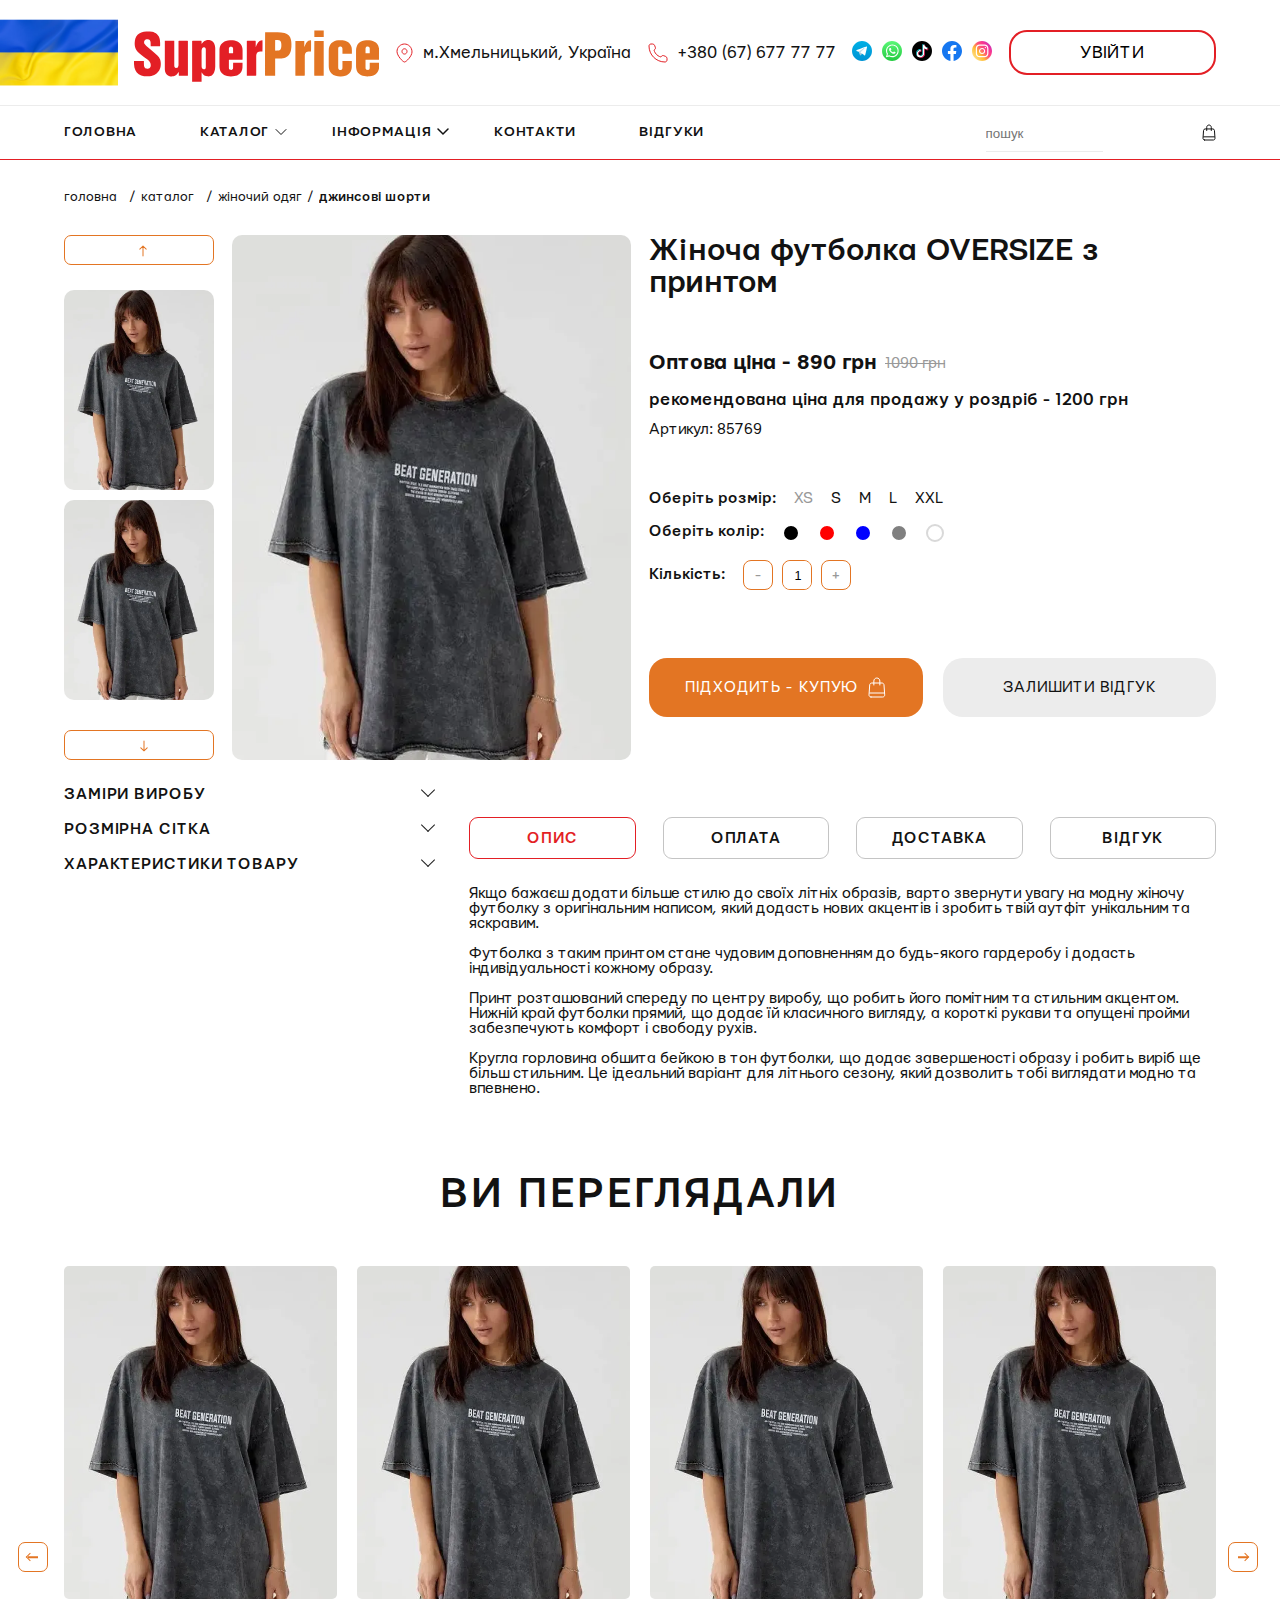
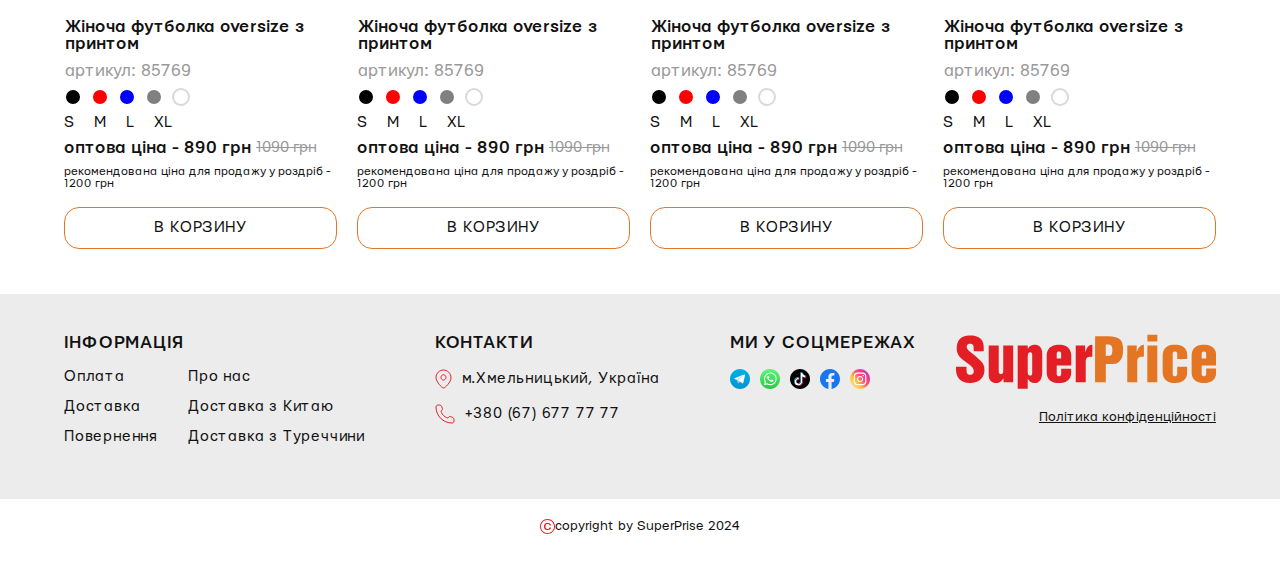
<file: docs/card.html>
<!DOCTYPE html><html lang="uk"><head><meta charset="UTF-8"><meta name="viewport" content="width=device-width, initial-scale=1.0, user-scalable=yes, maximum-scale=2.0"><link rel="preconnect" href="https://fonts.googleapis.com">
<link rel="preconnect" href="https://fonts.gstatic.com" crossorigin>
<link href="https://fonts.googleapis.com/css2?family=Montserrat:wght@100..900&display=swap" rel="stylesheet"><link rel="stylesheet" href="css/style.css"><title>SuperPrice - інтернет магазин необхідних товарів для всієї родини</title></head><body id="body"><header><div class="fixed-header"><div class="top-line-header"><div class="wrapper d-flex header item-center"><div class="flex-between burger-logo item-center"><div class="logo flag-img"><a href="index.html"><img src="img/logo.svg" alt="logo"></a></div></div><div class="icon-mobile flex-between item-center"><div class="search-mobile"> <a href="#"> <svg xmlns="http://www.w3.org/2000/svg" width="15" height="15" viewBox="0 0 15 15" fill="none">
<path fill-rule="evenodd" clip-rule="evenodd" d="M6.67279 0.9375C3.50528 0.9375 0.9375 3.50528 0.9375 6.67279C0.9375 9.84031 3.50528 12.4081 6.67279 12.4081C9.84031 12.4081 12.4081 9.84031 12.4081 6.67279C12.4081 3.50528 9.84031 0.9375 6.67279 0.9375ZM0 6.67279C0 2.98751 2.98751 0 6.67279 0C10.3581 0 13.3456 2.98751 13.3456 6.67279C13.3456 8.34673 12.7292 9.8767 11.711 11.0481L14.8627 14.1998C15.0458 14.3829 15.0458 14.6796 14.8627 14.8627C14.6796 15.0458 14.3829 15.0458 14.1998 14.8627L11.0481 11.711C9.8767 12.7292 8.34673 13.3456 6.67279 13.3456C2.98751 13.3456 0 10.3581 0 6.67279Z" fill="#121212"/>
</svg></a></div><p class="cart-cta"> <a href="basket.html"><svg xmlns="http://www.w3.org/2000/svg" width="14" height="17" viewBox="0 0 14 17" fill="none">
<path d="M4.70763 6.52632V3.36842C4.70763 2.06038 5.73396 1 7 1C8.26604 1 9.29237 2.06038 9.29237 3.36842V6.52632M1.65115 12.8421H12.3489M2.52832 16H11.4717C12.3586 16 13.0592 15.2226 12.996 14.3086L12.4502 6.41382C12.3931 5.58755 11.7277 4.94737 10.9259 4.94737H3.07412C2.27235 4.94737 1.60689 5.58755 1.54976 6.41382L1.00396 14.3086C0.940773 15.2226 1.64142 16 2.52832 16Z" stroke="#121212" stroke-linecap="round"/>
</svg></a></p><p class="cabinet-cta"><a href="#"><svg xmlns="http://www.w3.org/2000/svg" width="17" height="16" viewBox="0 0 17 16" fill="none">
<circle cx="8.50065" cy="4.16667" r="3.66667" stroke="#121212"/>
<path d="M16 14.9999C16 11.318 12.6421 8.33325 8.5 8.33325C4.35786 8.33325 1 11.318 1 14.9999" stroke="#121212" stroke-linecap="round"/>
</svg></a></p></div><div class="adress-header"> <a class="d-flex item-center" href="#"><svg xmlns="http://www.w3.org/2000/svg" width="17" height="20" viewBox="0 0 17 20" fill="none">
<path fill-rule="evenodd" clip-rule="evenodd" d="M8.5 19C10.125 19 16 13.0996 16 8.94118C16 4.17647 12.366 1 8.5 1C4.63401 1 1 4.17647 1 8.52941C1 12.6878 6.875 19 8.5 19ZM8.5 11.0588C9.88071 11.0588 11 9.8737 11 8.41177C11 6.94983 9.88071 5.76471 8.5 5.76471C7.11929 5.76471 6 6.94983 6 8.41177C6 9.8737 7.11929 11.0588 8.5 11.0588Z" stroke="#E31F25"/>
</svg> <span>м.Хмельницький, Україна</span></a></div><div class="phone-header"> <a class="d-flex item-center" href="tel:+380"><svg xmlns="http://www.w3.org/2000/svg" width="20" height="20" viewBox="0 0 20 20" fill="none">
<path d="M19 17V15.3541C19 14.5363 18.5021 13.8008 17.7428 13.4971L15.7086 12.6835C14.7429 12.2971 13.6422 12.7156 13.177 13.646L13 14C13 14 10.5 13.5 8.5 11.5C6.5 9.5 6 7 6 7L6.35402 6.82299C7.28438 6.35781 7.70285 5.25714 7.31654 4.29136L6.50289 2.25722C6.19916 1.4979 5.46374 1 4.64593 1H3C1.89543 1 1 1.89543 1 3C1 11.8366 8.16344 19 17 19C18.1046 19 19 18.1046 19 17Z" stroke="#E31F25" stroke-linejoin="round"/>
</svg><span>+380 (67) 677 77 77</span></a></div><div class="social-header"><div class="d-flex social-icon"><p><a href="https://t.me/"> <svg xmlns="http://www.w3.org/2000/svg" width="20" height="20" viewBox="0 0 20 20" fill="none">
<g clip-path="url(#clip0_213_16744)">
<path d="M10 20C15.5228 20 20 15.5228 20 10C20 4.47715 15.5228 0 10 0C4.47715 0 0 4.47715 0 10C0 15.5228 4.47715 20 10 20Z" fill="url(#paint0_linear_213_16744)"/>
<path d="M6.7998 10.7L7.9998 14C7.9998 14 8.0998 14.3 8.2998 14.3C8.4998 14.3 10.7998 11.8 10.7998 11.8L13.3998 6.7L6.7998 9.9V10.7Z" fill="#C1DAEA"/>
<path d="M8.29966 11.6L8.09966 14C8.09966 14 7.99966 14.7 8.69966 14C9.39966 13.3 10.1997 12.7 10.1997 12.7L8.29966 11.6Z" fill="#9CC6D9"/>
<path d="M6.8001 10.8L4.4001 10C4.4001 10 4.1001 9.9 4.2001 9.6C4.2001 9.5 4.3001 9.5 4.4001 9.4C4.9001 9 14.4001 5.6 14.4001 5.6C14.4001 5.6 14.7001 5.5 14.8001 5.6C14.9001 5.6 14.9001 5.7 15.0001 5.8C15.0001 5.8 15.0001 5.9 15.0001 6C15.0001 6.1 15.0001 6.1 15.0001 6.2C14.9001 7.1 13.2001 14.1 13.2001 14.1C13.2001 14.1 13.1001 14.5 12.7001 14.5C12.6001 14.5 12.4001 14.5 12.2001 14.3C11.5001 13.7 9.0001 12 8.4001 11.6C8.4001 11.6 8.4001 11.6 8.4001 11.5V11.4C8.4001 11.4 12.8001 7.5 12.9001 7.1C12.9001 7.1 12.9001 7.1 12.8001 7.1C12.5001 7.2 7.5001 10.4 6.9001 10.7C6.9001 10.9 6.8001 10.8 6.8001 10.8Z" fill="white"/>
</g>
<defs>
<linearGradient id="paint0_linear_213_16744" x1="10" y1="20" x2="10" y2="0" gradientUnits="userSpaceOnUse">
<stop stop-color="#0093D4"/>
<stop offset="1" stop-color="#00B0E5"/>
</linearGradient>
<clipPath id="clip0_213_16744">
<rect width="20" height="20" fill="white"/>
</clipPath>
</defs>
</svg></a></p><p><a href="whatsapp://send?phone=+12345678910"> <svg xmlns="http://www.w3.org/2000/svg" width="20" height="20" viewBox="0 0 20 20" fill="none">
<g clip-path="url(#clip0_213_16752)">
<path d="M10 20C15.5228 20 20 15.5228 20 10C20 4.47715 15.5228 0 10 0C4.47715 0 0 4.47715 0 10C0 15.5228 4.47715 20 10 20Z" fill="url(#paint0_linear_213_16752)"/>
<path fill-rule="evenodd" clip-rule="evenodd" d="M14.8004 5.3C13.6004 4.1 12.0004 3.4 10.3004 3.4C6.80039 3.5 4.00039 6.3 4.00039 9.8C4.00039 10.9 4.30039 12 4.80039 13L3.90039 16.3L7.30039 15.4C8.20039 15.9 9.30039 16.2 10.3004 16.2C13.8004 16.2 16.6004 13.4 16.6004 9.9C16.7004 8.1 16.0004 6.5 14.8004 5.3ZM10.3004 15.1C9.40039 15.1 8.40039 14.8 7.60039 14.4L7.40039 14.3L5.40039 14.8L6.00039 12.8L5.90039 12.6C5.30039 11.8 5.00039 10.8 5.10039 9.8C5.10039 6.9 7.50039 4.5 10.4004 4.5C11.8004 4.5 13.1004 5 14.1004 6C15.1004 7 15.6004 8.3 15.6004 9.7C15.6004 12.7 13.2004 15.1 10.3004 15.1ZM13.2004 11.1C13.0004 11 12.3004 10.6 12.1004 10.6C12.0004 10.5 11.8004 10.5 11.7004 10.7C11.6004 10.9 11.3004 11.2 11.2004 11.3C11.1004 11.4 11.0004 11.4 10.9004 11.3C10.7004 11.2 10.2004 11.1 9.60039 10.5C9.10039 10.1 8.80039 9.6 8.70039 9.4C8.60039 9.2 8.70039 9.2 8.80039 9.1C8.90039 9.1 9.00039 9 9.10039 8.9C9.20039 8.8 9.20039 8.7 9.30039 8.6C9.40039 8.5 9.30039 8.4 9.30039 8.3C9.30039 8.2 8.90039 7.4 8.80039 7.1C8.60039 6.8 8.50039 6.9 8.40039 6.9C8.30039 6.9 8.20039 6.9 8.10039 6.9C8.00039 6.9 7.80039 6.9 7.70039 7.1C7.50039 7.2 7.10039 7.6 7.10039 8.4C7.10039 9.2 7.70039 9.9 7.70039 10C7.80039 10.1 8.80039 11.7 10.4004 12.4C10.8004 12.6 11.1004 12.7 11.3004 12.7C11.7004 12.8 12.0004 12.8 12.3004 12.8C12.6004 12.8 13.2004 12.4 13.4004 12C13.5004 11.6 13.5004 11.3 13.5004 11.2C13.5004 11.2 13.4004 11.2 13.2004 11.1Z" fill="white"/>
</g>
<defs>
<linearGradient id="paint0_linear_213_16752" x1="10" y1="18.547" x2="10" y2="-1.453" gradientUnits="userSpaceOnUse">
<stop stop-color="#27CD44"/>
<stop offset="1" stop-color="#5FFB7C"/>
</linearGradient>
<clipPath id="clip0_213_16752">
<rect width="20" height="20" fill="white"/>
</clipPath>
</defs>
</svg></a></p><p><a href=""> <svg xmlns="http://www.w3.org/2000/svg" width="20" height="20" viewBox="0 0 20 20" fill="none">
<g clip-path="url(#clip0_213_16759)">
<path d="M10 20C15.5228 20 20 15.5228 20 10C20 4.47715 15.5228 0 10 0C4.47715 0 0 4.47715 0 10C0 15.5228 4.47715 20 10 20Z" fill="black"/>
<path d="M7.29961 14C7.39961 14.1 7.49961 14.2 7.59961 14.3C7.89961 14.6 8.29961 14.7 8.69961 14.7C9.69961 14.8 10.5996 14 10.6996 13V12.9C10.6996 9.9 10.6996 6.9 10.6996 3.9C10.6996 3.7 10.6996 3.7 10.8996 3.7C11.3996 3.7 11.7996 3.7 12.2996 3.7H12.3996V3.8C12.5996 4.6 12.9996 5.2 13.6996 5.7L13.7996 5.8C13.7996 5.8 13.8996 5.8 13.8996 5.9C13.9996 6 14.0996 6.1 14.1996 6.1C14.5996 6.4 14.9996 6.6 15.3996 6.7H15.4996V6.8C15.4996 7.3 15.4996 7.9 15.4996 8.4C15.4996 8.5 15.4996 8.5 15.3996 8.5C14.9996 8.5 14.5996 8.4 14.2996 8.4C13.6996 8.3 13.0996 8 12.4996 7.6C12.4996 7.6 12.3996 7.5 12.3996 7.6V7.7C12.3996 9.2 12.3996 10.7 12.3996 12.2C12.3996 13.2 12.0996 14.2 11.3996 15C10.6996 15.8 9.79961 16.3 8.69961 16.5C7.89961 16.6 6.99961 16.5 6.29961 16.1C6.19961 16 6.09961 16 5.89961 15.9L5.79961 15.8C5.49961 15.6 5.39961 15.3 5.19961 15C4.89961 14.6 4.79961 14.1 4.69961 13.6C4.69961 13.3 4.59961 13 4.59961 12.7C4.69961 11.7 4.99961 10.9 5.59961 10.2C6.09961 9.6 6.79961 9.2 7.49961 8.9C7.79961 8.8 8.09961 8.7 8.49961 8.7C8.59961 8.7 8.59961 8.7 8.69961 8.7H8.79961V8.8C8.79961 9.3 8.79961 9.9 8.79961 10.4C8.79961 10.4 8.79961 10.4 8.79961 10.5C8.79961 10.6 8.79961 10.6 8.69961 10.6C8.59961 10.6 8.39961 10.5 8.29961 10.5C8.09961 10.5 7.79961 10.5 7.59961 10.6C6.89961 10.9 6.39961 11.4 6.29961 12.2C6.19961 13 6.49961 13.6 7.09961 14C7.19961 13.9 7.29961 14 7.29961 14Z" fill="white"/>
<path d="M5.90039 15.9C6.40039 16.2 7.00039 16.4 7.50039 16.5C7.80039 16.5 8.10039 16.6 8.30039 16.5C9.20039 16.5 10.1004 16.1 10.8004 15.5C11.5004 14.9 12.0004 14.2 12.2004 13.3C12.3004 13 12.3004 12.7 12.3004 12.5C12.3004 12.3 12.3004 12.2 12.3004 12C12.3004 10.6 12.3004 9.2 12.3004 7.8V7.7H12.4004C12.9004 8 13.4004 8.3 14.0004 8.5C14.3004 8.6 14.7004 8.6 15.0004 8.7C15.1004 8.7 15.3004 8.7 15.4004 8.7C15.5004 8.7 15.5004 8.7 15.5004 8.6C15.5004 8.5 15.5004 8.5 15.5004 8.4C15.5004 7.9 15.5004 7.4 15.5004 7V6.9C15.6004 6.9 15.8004 6.9 15.9004 7C16.0004 7 16.1004 7 16.1004 7C16.1004 7 16.2004 7 16.2004 7.1C16.2004 7.8 16.2004 8.5 16.2004 9.2C16.2004 9.3 16.2004 9.3 16.1004 9.3C15.9004 9.3 15.7004 9.3 15.5004 9.3C15.1004 9.2 14.6004 9.1 14.2004 9C13.8004 8.8 13.4004 8.6 13.1004 8.4C13.1004 8.4 13.1004 8.4 13.0004 8.3V8.4C13.0004 9.9 13.0004 11.4 13.0004 12.9C13.0004 13.7 12.8004 14.5 12.4004 15.1C11.9004 15.9 11.2004 16.5 10.2004 16.8C9.60039 17 9.10039 17.1 8.50039 17C7.60039 17 6.70039 16.6 5.90039 15.9Z" fill="#EC1655"/>
<path d="M12.5004 3.8C12.4004 3.8 12.4004 3.8 12.5004 3.8C11.9004 3.8 11.4004 3.8 10.9004 3.8C10.8004 3.8 10.8004 3.8 10.8004 3.9C10.8004 6.9 10.8004 9.9 10.8004 12.8C10.8004 13 10.8004 13.2 10.7004 13.4C10.5004 14.1 10.0004 14.6 9.30039 14.7C8.50039 14.9 7.90039 14.6 7.40039 14C7.50039 14.1 7.70039 14.1 7.90039 14.1C8.40039 14.2 8.90039 14.1 9.30039 13.9C9.80039 13.6 10.1004 13.1 10.2004 12.6C10.2004 12.5 10.2004 12.4 10.2004 12.3C10.2004 9.3 10.2004 6.3 10.2004 3.4C10.2004 3.3 10.2004 3.3 10.3004 3.3C11.0004 3.3 11.7004 3.3 12.4004 3.3C12.5004 3.3 12.5004 3.3 12.5004 3.4C12.4004 3.4 12.4004 3.6 12.5004 3.8Z" fill="#0CBAC6"/>
<path d="M8.8 8.70001C8.4 8.70001 8 8.70001 7.6 8.90001C7 9.10001 6.5 9.40001 6 9.80001C5.4 10.3 5 11 4.8 11.8C4.7 12.1 4.7 12.4 4.7 12.6C4.7 12.8 4.7 12.9 4.7 13.1C4.7 13.6 4.8 14 5 14.5C5.2 15 5.5 15.4 5.8 15.8C5.7 15.8 5.7 15.7 5.6 15.6C4.9 15.1 4.4 14.4 4.2 13.5C4.1 13.3 4 13 4 12.7C4 12.5 4 12.3 4 12C4 11.5 4.2 11 4.4 10.6C4.6 10.1 4.9 9.70001 5.3 9.30001C5.7 8.90001 6.2 8.50001 6.8 8.30001C7.2 8.20001 7.5 8.10001 7.9 8.10001C8.2 8.10001 8.5 8.10001 8.7 8.10001C8.7 8.10001 8.8 8.10001 8.8 8.20001C8.8 8.30001 8.8 8.50001 8.8 8.70001Z" fill="#0CBAC6"/>
<path d="M7.29997 14C7.09997 13.9 6.99997 13.8 6.89997 13.7C6.59997 13.4 6.39997 13 6.29997 12.5C6.19997 11.5 6.79997 10.7 7.59997 10.4C7.99997 10.3 8.29997 10.3 8.69997 10.4C8.69997 10.4 8.69997 10.4 8.79997 10.4V10.3C8.79997 9.80001 8.79997 9.20001 8.79997 8.70001V8.60001C8.99997 8.60001 9.19997 8.60001 9.39997 8.60001C9.39997 9.30001 9.39997 10 9.39997 10.8V10.9C9.29997 10.9 9.19997 10.9 9.09997 10.8C8.49997 10.7 7.99997 10.9 7.59997 11.2C7.19997 11.5 6.99997 11.9 6.89997 12.4C6.89997 13.1 6.99997 13.5 7.29997 14Z" fill="#EC1655"/>
<path d="M13.9004 5.9C13.7004 5.8 13.5004 5.6 13.3004 5.4C12.8004 4.9 12.6004 4.4 12.4004 3.8C12.6004 3.8 12.8004 3.8 13.0004 3.8C13.0004 4.3 13.2004 4.8 13.4004 5.3C13.6004 5.5 13.7004 5.7 13.9004 5.9Z" fill="#EC1655"/>
<path d="M15.6 6.9C15 6.8 14.6 6.5 14.1 6.2C14.1 6.1 14 6 14 6C14 6 14 6 14.1 6C14.4 6.2 14.8 6.3 15.2 6.4C15.3 6.4 15.5 6.4 15.7 6.4C15.8 6.4 15.8 6.4 15.8 6.5C15.6 6.6 15.6 6.7 15.6 6.9Z" fill="#0CBAC6"/>
</g>
<defs>
<clipPath id="clip0_213_16759">
<rect width="20" height="20" fill="white"/>
</clipPath>
</defs>
</svg></a></p><p><a href=""> <svg xmlns="http://www.w3.org/2000/svg" width="20" height="20" viewBox="0 0 20 20" fill="none">
<g clip-path="url(#clip0_213_16771)">
<path d="M10 0C4.5 0 0 4.5 0 10C0 15 3.7 19.1 8.4 19.9V12.9H5.9V10H8.4V7.8C8.4 5.3 9.9 3.9 12.2 3.9C13.3 3.9 14.4 4.1 14.4 4.1V6.6H13.1C11.9 6.6 11.5 7.4 11.5 8.2V10H14.3L13.9 12.9H11.6V19.9C16.3 19.1 20 15 20 10C20 4.5 15.5 0 10 0Z" fill="#1677F0"/>
</g>
<defs>
<clipPath id="clip0_213_16771">
<rect width="20" height="20" fill="white"/>
</clipPath>
</defs>
</svg></a></p><p><a href=""> <svg xmlns="http://www.w3.org/2000/svg" width="20" height="20" viewBox="0 0 20 20" fill="none">
<g clip-path="url(#clip0_213_16773)">
<path d="M10.0002 18.7C14.8603 18.7 18.8002 14.7601 18.8002 9.9C18.8002 5.03989 14.8603 1.1 10.0002 1.1C5.14009 1.1 1.2002 5.03989 1.2002 9.9C1.2002 14.7601 5.14009 18.7 10.0002 18.7Z" fill="white"/>
<path d="M10 20C4.5 20 0 15.5 0 10C0 4.5 4.5 0 10 0C15.5 0 20 4.5 20 10C20 15.5 15.5 20 10 20ZM13.4 5.9C13 5.9 12.7 6.2 12.7 6.6C12.7 7 13 7.3 13.4 7.3C13.8 7.3 14.1 7 14.1 6.6C14.1 6.2 13.8 5.9 13.4 5.9ZM10.1 6.9C8.4 6.9 7 8.3 7 10C7 11.7 8.4 13.1 10.1 13.1C11.8 13.1 13.2 11.7 13.2 10C13.2 8.3 11.8 6.9 10.1 6.9ZM10.1 12C9 12 8.1 11.1 8.1 10C8.1 8.9 9 8 10.1 8C11.2 8 12.1 8.9 12.1 10C12.1 11.1 11.2 12 10.1 12ZM16.4 7.4C16.4 5.3 14.7 3.6 12.6 3.6H7.6C5.5 3.6 3.8 5.3 3.8 7.4V12.4C3.8 14.5 5.5 16.2 7.6 16.2H12.6C14.7 16.2 16.4 14.5 16.4 12.4V7.4ZM15.2 12.4C15.2 13.8 14 15 12.6 15H7.6C6.1 15 5 13.9 5 12.4V7.4C5 6 6.1 4.8 7.6 4.8H12.6C14 4.8 15.2 6 15.2 7.4V12.4Z" fill="url(#paint0_linear_213_16773)"/>
</g>
<defs>
<linearGradient id="paint0_linear_213_16773" x1="1.92" y1="16.88" x2="26.7298" y2="-4.2452" gradientUnits="userSpaceOnUse">
<stop offset="0.0011048" stop-color="#FFE185"/>
<stop offset="0.2094" stop-color="#FFBB36"/>
<stop offset="0.3765" stop-color="#FF5176"/>
<stop offset="0.5238" stop-color="#F63395"/>
<stop offset="0.7394" stop-color="#A436D2"/>
<stop offset="1" stop-color="#5F4EED"/>
</linearGradient>
<clipPath id="clip0_213_16773">
<rect width="20" height="20" fill="white"/>
</clipPath>
</defs>
</svg></a></p></div></div><div class="entry-button cabinet-cta"> <form action="#"> <button type="submit">увійти</button></form></div><div class="burger burger-fix" id="burger"><span class="bord"></span></div><div class="black-fon-popup black-fon-reg d-none"></div><div class="popup-cabinet d-none"><div class="registration"><a class="cancel-popup-cabinet" href="#"> <svg xmlns="http://www.w3.org/2000/svg" width="22" height="22" viewBox="0 0 22 22" fill="none">
<path d="M20.9999 1.00008L1 21M0.999915 1L20.9998 20.9999" stroke="#D9D9D9" stroke-width="2" stroke-linecap="round" stroke-linejoin="round"/>
</svg></a><h2>особистий кабінет</h2><div class="d-flex item-center cta-reg"><a class="entry active-link" href="#">вхід</a><a class="registration" href="#">Реєстрація</a></div><div class="entry-form active-form"><form action="#"><p> <label for="emailEntry">E-mail</label><input type="email" name="emailEntry" id="emailEntry" placeholder="E-mail" required autocomplete="username"></p><p> <label for="passwordEntry">Пароль</label><input class="password" type="password" id="passwordEntry" name="passwordEntry" placeholder="Ваш пароль" required autocomplete="current-password" minlength="6" maxlength="25"><a class="eye closeEye" href="#" data-target="passwordEntry"><svg class="openEye" xmlns="http://www.w3.org/2000/svg" width="17" height="12" viewBox="0 0 17 12" fill="none">
<path d="M1.39258 7.004C1.19843 6.7376 1.10136 6.6044 1.03454 6.3467C0.988487 6.16909 0.988487 5.83091 1.03454 5.6533C1.10136 5.3956 1.19843 5.2624 1.39258 4.996C2.45644 3.5362 4.78758 1 8.14286 1C11.4981 1 13.8293 3.5362 14.8931 4.996C15.0873 5.2624 15.1844 5.3956 15.2512 5.6533C15.2972 5.83091 15.2972 6.16909 15.2512 6.3467C15.1844 6.6044 15.0873 6.7376 14.8931 7.004C13.8293 8.4638 11.4981 11 8.14286 11C4.78758 11 2.45644 8.4638 1.39258 7.004Z" stroke="#D9D9D9" stroke-width="1.5" stroke-linecap="round" stroke-linejoin="round"/>
<path d="M8.14244 7.42857C8.93142 7.42857 9.57101 6.78898 9.57101 6C9.57101 5.21102 8.93142 4.57143 8.14244 4.57143C7.35346 4.57143 6.71387 5.21102 6.71387 6C6.71387 6.78898 7.35346 7.42857 8.14244 7.42857Z" stroke="#D9D9D9" stroke-width="1.5" stroke-linecap="round" stroke-linejoin="round"/>
</svg></a></p><a href="#">Забули пароль?</a><p class="btn-block-reg"><button class="btn-reg" type="submit"> увійти </button></p></form></div><div class="registration-form"> <form action="#"> <p> <label for="nameReg">Імʼя та прізвище</label><input type="text" name="nameReg" placeholder="Ваше імʼя та прізвище" required maxlength="50"></p><p> <label for="emailReg">E-mail</label><input type="email" name="emailReg" placeholder="E-mail" required autocomplete="username" maxlength="50"></p><p> <label for="passwordReg">Пароль<span>(Пароль повинен бути не менше 6 символів)</span></label><input class="password" type="password" id="passwordReg" name="passwordReg" placeholder="Ваш пароль" required autocomplete="new-password" minlength="6" maxlength="25"><a class="eye closeEye" href="#" data-target="passwordReg"><svg class="openEye" xmlns="http://www.w3.org/2000/svg" width="17" height="12" viewBox="0 0 17 12" fill="none">
<path d="M1.39258 7.004C1.19843 6.7376 1.10136 6.6044 1.03454 6.3467C0.988487 6.16909 0.988487 5.83091 1.03454 5.6533C1.10136 5.3956 1.19843 5.2624 1.39258 4.996C2.45644 3.5362 4.78758 1 8.14286 1C11.4981 1 13.8293 3.5362 14.8931 4.996C15.0873 5.2624 15.1844 5.3956 15.2512 5.6533C15.2972 5.83091 15.2972 6.16909 15.2512 6.3467C15.1844 6.6044 15.0873 6.7376 14.8931 7.004C13.8293 8.4638 11.4981 11 8.14286 11C4.78758 11 2.45644 8.4638 1.39258 7.004Z" stroke="#D9D9D9" stroke-width="1.5" stroke-linecap="round" stroke-linejoin="round"/>
<path d="M8.14244 7.42857C8.93142 7.42857 9.57101 6.78898 9.57101 6C9.57101 5.21102 8.93142 4.57143 8.14244 4.57143C7.35346 4.57143 6.71387 5.21102 6.71387 6C6.71387 6.78898 7.35346 7.42857 8.14244 7.42857Z" stroke="#D9D9D9" stroke-width="1.5" stroke-linecap="round" stroke-linejoin="round"/>
</svg></a></p><p> <label for="passwordReg2">Повторіть пароль</label><input class="password" type="password" id="passwordReg2" name="passwordReg2" placeholder="Ваш пароль" required autocomplete="new-password" minlength="6" maxlength="25"><a class="eye closeEye" href="#" data-target="passwordReg2"><svg class="openEye" xmlns="http://www.w3.org/2000/svg" width="17" height="12" viewBox="0 0 17 12" fill="none">
<path d="M1.39258 7.004C1.19843 6.7376 1.10136 6.6044 1.03454 6.3467C0.988487 6.16909 0.988487 5.83091 1.03454 5.6533C1.10136 5.3956 1.19843 5.2624 1.39258 4.996C2.45644 3.5362 4.78758 1 8.14286 1C11.4981 1 13.8293 3.5362 14.8931 4.996C15.0873 5.2624 15.1844 5.3956 15.2512 5.6533C15.2972 5.83091 15.2972 6.16909 15.2512 6.3467C15.1844 6.6044 15.0873 6.7376 14.8931 7.004C13.8293 8.4638 11.4981 11 8.14286 11C4.78758 11 2.45644 8.4638 1.39258 7.004Z" stroke="#D9D9D9" stroke-width="1.5" stroke-linecap="round" stroke-linejoin="round"/>
<path d="M8.14244 7.42857C8.93142 7.42857 9.57101 6.78898 9.57101 6C9.57101 5.21102 8.93142 4.57143 8.14244 4.57143C7.35346 4.57143 6.71387 5.21102 6.71387 6C6.71387 6.78898 7.35346 7.42857 8.14244 7.42857Z" stroke="#D9D9D9" stroke-width="1.5" stroke-linecap="round" stroke-linejoin="round"/>
</svg></a></p><p class="btn-block-reg"> <button class="btn-reg" type="submit">зареєструватися </button></p></form></div></div></div></div></div><div class="black-fon"></div><div class="header-navigation"> <nav class="wrapper flex-between item-center"><div class="nav_container"><ul class="navigation-menu-catalog"><li class="mobile-head-menu"> <span>меню</span><span class="cancel-menu"><svg xmlns="http://www.w3.org/2000/svg" width="12" height="12" viewBox="0 0 12 12" fill="none">
<path d="M11 1.00004L1 11M0.999958 1L10.9999 11" stroke="#121212" stroke-opacity="0.5" stroke-linecap="round" stroke-linejoin="round"/>
</svg></span></li><li><a class="d-block" href="index.html">головна</a></li><li><a class="down-menu" href="javascript:void(0)">каталог<svg xmlns="http://www.w3.org/2000/svg" width="12" height="7" viewBox="0 0 12 7" fill="none">
<path d="M1 1L6 6L11 1" stroke="#121212" stroke-linecap="round"/>
</svg></a><div class="sub-menu-main mobile-menu"><ul class="sub-menu"><li><a href="catalog.html"><span>Чоловічий одяг</span></a><div class="second-subMenu"><ul><li><a href="#">футболки</a></li><li><a href="#">худі</a></li><li><a href="#">носки</a></li><li><a href="#">спідня білизна</a></li><li><a href="#">спортивні штани</a></li><li><a href="#">джинси</a></li><li><a href="#">шорти</a></li><li><a href="#">сорочки</a></li><li><a href="#">футолки поло</a></li><li><a href="#">костюми</a></li><li><a href="#">верхній одяг</a></li></ul></div></li><li><a href="catalog.html"><span>Чоловіче взуття</span></a><div class="second-subMenu"><ul><li><a href="#">тапки</a></li><li><a href="#">кросівки</a></li><li><a href="#">кеди</a></li><li><a href="#">туфлі</a></li></ul></div></li><li><a href="catalog.html"><span>Жіночий одяг</span></a><div class="second-subMenu"><ul><li><a href="#">футболки</a></li><li><a href="#">худі</a></li><li><a href="#">носки</a></li><li><a href="#">спідня білизна</a></li><li><a href="#">спортивні штани</a></li><li><a href="#">джинси</a></li><li><a href="#">шорти</a></li><li><a href="#">сорочки</a></li><li><a href="#">сукні</a></li><li><a href="#">жилетки</a></li><li><a href="#">пальто</a></li><li><a href="#">майки</a></li><li><a href="#">лосини</a></li><li><a href="#">комбінезони</a></li><li><a href="#">спідниці</a></li><li><a href="#">топи</a></li></ul></div></li><li><a href="catalog.html"><span>Жіноче взуття</span></a><div class="second-subMenu"><ul><li><a href="#">тапки</a></li><li><a href="#">кросівки</a></li><li><a href="#">кеди</a></li><li><a href="#">туфлі</a></li><li><a href="#">балетки</a></li><li><a href="#">уги</a></li></ul></div></li><li><a href="catalog.html"><span>Дитячий одяг</span></a><div class="second-subMenu"><ul><li><a href="#">футболки</a></li><li><a href="#">боді</a></li><li><a href="#">штани</a></li><li><a href="#">лосини</a></li><li><a href="#">худі</a></li><li><a href="#">шорти</a></li><li><a href="#">джинси</a></li><li><a href="#">комбінезони</a></li><li><a href="#">купальники</a></li></ul></div></li><li><a href="catalog.html"><span>Підлітковий одяг</span></a><div class="second-subMenu"><ul><li><a href="#">футболки</a></li><li><a href="#">худі</a></li><li><a href="#">носки</a></li><li><a href="#">спідня білизна</a></li><li><a href="#">спортивні штани</a></li><li><a href="#">джинси</a></li><li><a href="#">шорти</a></li><li><a href="#">сорочки</a></li><li><a href="#">сукні</a></li><li><a href="#">жилетки</a></li><li><a href="#">пальто</a></li><li><a href="#">майки</a></li></ul></div></li><li><a href="catalog.html"><span>Головні убори</span></a><div class="second-subMenu"><ul><li><a href="#">кепки</a></li><li><a href="#">панамки</a></li><li><a href="#">шапки</a></li></ul></div></li><li><a href="catalog.html"><span>Рюкзаки, сумки, гаманці</span></a></li><li><a href="catalog.html"><span>Товари для дому</span></a><div class="second-subMenu"><ul><li><a href="#">посуд</a></li><li><a href="#">вази</a></li><li><a href="#">господарські товари</a></li><li><a href="#">ліхтарики</a></li><li><a href="#">скарбнички</a></li><li><a href="#">усе для кухні</a></li></ul></div></li><li><a href="catalog.html"><span>Іграшки</span></a></li><li><a href="catalog.html"><span>Аксесуари</span></a></li><li><a href="catalog.html"><span>Канцтовари</span></a></li><li><a href="catalog.html"><span>Товари з українською символікою              </span></a></li></ul></div></li><li><a class="down-menu d-block" href="help.html">інформація<svg class="position-center help-svg" xmlns="http://www.w3.org/2000/svg" width="12" height="8" viewBox="0 0 12 8" fill="none">
<path d="M1 1L6 6L11 1" stroke-width="1.5" stroke-linecap="round"/>
</svg></a><ul class="help-sub-menu"><li><a href="help.html#price" data-href="price"><svg xmlns="http://www.w3.org/2000/svg" width="96" height="75" viewBox="0 0 96 75" fill="none">
<g clip-path="url(#clip0_469_12415)">
<path d="M80.85 75H8.475C3.825 75 0 71.175 0 66.525V15.3C0 10.65 3.825 6.825 8.475 6.825H80.85C85.5 6.825 89.325 10.65 89.325 15.3V32.925C89.325 33.375 88.95 33.675 88.575 33.675H65.475C61.5 33.675 58.275 36.9 58.275 40.875C58.275 44.85 61.5 48.075 65.475 48.075H88.5C88.95 48.075 89.25 48.45 89.25 48.825V66.45C89.325 71.175 85.5 75 80.85 75ZM8.475 8.4C4.65 8.4 1.575 11.475 1.575 15.3V66.525C1.575 70.35 4.65 73.425 8.475 73.425H80.85C84.675 73.425 87.75 70.35 87.75 66.525V49.65H65.475C60.675 49.65 56.7 45.75 56.7 40.875C56.7 36.075 60.6 32.1 65.475 32.1H87.75V15.3C87.75 11.475 84.675 8.4 80.85 8.4H8.475Z" fill=""/>
<path d="M93.6752 49.65H65.4752C60.6752 49.65 56.7002 45.75 56.7002 40.875C56.7002 36.075 60.6002 32.1 65.4752 32.1H93.6752C93.9752 32.1 94.2002 32.1 94.4252 32.1C94.8002 32.1 95.1752 32.475 95.1752 32.85V48.75C95.1752 49.125 94.8752 49.5 94.5002 49.5C94.2002 49.65 93.9752 49.65 93.6752 49.65ZM65.4752 33.75C61.5002 33.75 58.2752 36.975 58.2752 40.95C58.2752 44.925 61.5002 48.15 65.4752 48.15H93.6002V33.75H65.4752Z" fill=""/>
<path d="M67.9498 45.15C65.6248 45.15 63.6748 43.275 63.6748 40.875C63.6748 38.55 65.5498 36.6 67.9498 36.6C70.2748 36.6 72.2248 38.475 72.2248 40.875C72.1498 43.275 70.2748 45.15 67.9498 45.15ZM67.9498 38.25C66.4498 38.25 65.2498 39.45 65.2498 40.95C65.2498 42.45 66.4498 43.65 67.9498 43.65C69.4498 43.65 70.6498 42.45 70.6498 40.95C70.6498 39.45 69.4498 38.25 67.9498 38.25Z" fill=""/>
<path d="M88.5002 67.95C88.2752 67.95 88.1252 67.875 87.9752 67.725C87.8252 67.575 87.6752 67.35 87.6752 67.05C87.6752 66.825 87.6752 66.675 87.6752 66.45V49.65H65.4752C60.6752 49.65 56.7002 45.75 56.7002 40.875C56.7002 36.075 60.6002 32.1 65.4752 32.1H87.7502V15.3C87.7502 11.475 84.6752 8.4 80.8502 8.4H8.4752C7.9502 8.4 7.50019 8.475 7.05019 8.55C6.82519 8.625 6.5252 8.55 6.3752 8.4C6.1502 8.25 6.0752 8.025 6.0752 7.725C6.4502 3.375 10.1252 0 14.4752 0H86.8502C91.5002 0 95.3252 3.825 95.3252 8.475V59.7C95.3252 63.675 92.5502 67.125 88.6502 67.95C88.6502 67.95 88.5752 67.95 88.5002 67.95ZM65.4752 33.75C61.5002 33.75 58.2752 36.975 58.2752 40.95C58.2752 44.925 61.5002 48.15 65.4752 48.15H88.5002C88.9502 48.15 89.2502 48.525 89.2502 48.9V66.15C91.8752 65.175 93.7502 62.55 93.7502 59.7V8.475C93.7502 4.65 90.6752 1.575 86.8502 1.575H14.4752C11.2502 1.575 8.4752 3.825 7.7252 6.9C7.9502 6.9 8.17519 6.9 8.40019 6.9H80.7752C85.4252 6.9 89.2502 10.725 89.2502 15.375V33C89.2502 33.45 88.8752 33.75 88.5002 33.75H65.4752Z" fill=""/>
<path d="M70.2748 17.25H19.0498C18.5998 17.25 18.2998 16.875 18.2998 16.5C18.2998 16.05 18.6748 15.75 19.0498 15.75H70.3498C70.7998 15.75 71.0998 16.125 71.0998 16.5C71.0998 16.875 70.7248 17.25 70.2748 17.25Z" fill=""/>
<path d="M70.2748 66.225H19.0498C18.5998 66.225 18.2998 65.85 18.2998 65.475C18.2998 65.025 18.6748 64.725 19.0498 64.725H70.3498C70.7998 64.725 71.0998 65.1 71.0998 65.475C71.0998 65.85 70.7248 66.225 70.2748 66.225Z" fill=""/>
<path d="M23.7752 45H15.4502C15.0002 45 14.7002 44.625 14.7002 44.25V36.225C14.7002 35.775 15.0752 35.475 15.4502 35.475H23.7752C24.2252 35.475 24.5252 35.85 24.5252 36.225V44.175C24.5252 44.625 24.1502 45 23.7752 45ZM16.2002 43.425H22.9502V37.05H16.2002V43.425Z" fill=""/>
<path d="M44.6248 45H36.2998C35.8498 45 35.5498 44.625 35.5498 44.25V36.225C35.5498 35.775 35.9248 35.475 36.2998 35.475H44.6248C45.0748 35.475 45.3748 35.85 45.3748 36.225V44.175C45.4498 44.625 45.0748 45 44.6248 45ZM37.1248 43.425H43.8748V37.05H37.1248V43.425Z" fill=""/>
</g>
<defs>
<clipPath id="clip0_469_12415">
<rect width="95.85" height="75" fill="white"/>
</clipPath>
</defs>
</svg><span>Оплата</span></a></li><li><a href="help.html#delivery-info" data-href="delivery-info"><svg xmlns="http://www.w3.org/2000/svg" width="118" height="75" viewBox="0 0 118 75" fill="none">
<path d="M99.1585 20.1923C95.9855 19.6875 89.7114 19.6875 89.7114 19.6875V35.5529C89.7114 35.9856 89.8556 36.4183 90.1441 36.7067C90.4326 37.0673 90.7931 37.2837 91.2258 37.3558L109.832 41.0337C109.976 41.0337 110.048 41.1058 110.192 41.1058C110.625 41.1058 110.985 40.9615 111.346 40.6731C111.779 40.3125 112.067 39.8077 112.067 39.2308V34.6154C112.067 31.2981 110.769 27.9087 108.245 25.3846C105.721 22.8606 102.332 20.625 99.1585 20.1923ZM110.625 39.2308C110.625 39.3029 110.625 39.4471 110.481 39.5913C110.409 39.6635 110.336 39.6635 110.264 39.6635H110.192L91.5864 35.9856C91.5143 35.9856 91.4422 35.9135 91.3701 35.8413C91.298 35.7692 91.298 35.625 91.298 35.5529V21.1298C93.3172 21.1298 96.923 21.274 99.0864 21.5625C101.683 21.9231 104.711 23.726 107.38 26.3942C109.615 28.6298 110.769 31.5144 110.769 34.6154V39.2308H110.625Z" fill=""/>
<path fill-rule="evenodd" clip-rule="evenodd" d="M99.08 20.6861C97.5279 20.4392 95.1946 20.3135 93.229 20.2503C92.2505 20.2189 91.3705 20.2032 90.7351 20.1954C90.5346 20.1929 90.3585 20.1912 90.2114 20.19V35.5529C90.2114 35.8863 90.3242 36.1797 90.4977 36.3532L90.5172 36.3728L90.5345 36.3944C90.7505 36.6643 91.0037 36.8118 91.308 36.8626L91.3154 36.8638L109.89 40.5356C110.016 40.5437 110.113 40.5761 110.163 40.5929L110.17 40.5954C110.187 40.601 110.197 40.6041 110.202 40.6057C110.498 40.6036 110.748 40.5106 111.03 40.2858C111.37 40.0008 111.567 39.6294 111.567 39.2308V34.6154C111.567 31.4254 110.318 28.1648 107.892 25.7382C105.402 23.249 102.109 21.0992 99.091 20.6877L99.08 20.6861ZM109.832 41.0337L91.2258 37.3558C90.7931 37.2837 90.4326 37.0673 90.1441 36.7067C89.8556 36.4183 89.7114 35.9856 89.7114 35.5529V19.6875C89.7114 19.6875 89.8935 19.6875 90.2114 19.69C91.7593 19.7022 96.5261 19.7735 99.1585 20.1923C102.332 20.625 105.721 22.8606 108.245 25.3846C110.769 27.9087 112.067 31.2981 112.067 34.6154V39.2308C112.067 39.8077 111.779 40.3125 111.346 40.6731C110.985 40.9615 110.625 41.1058 110.192 41.1058C110.12 41.1058 110.066 41.0877 110.012 41.0697C109.958 41.0517 109.904 41.0337 109.832 41.0337ZM91.798 21.1324C93.8709 21.1532 97.0917 21.2965 99.0864 21.5625C101.683 21.9231 104.711 23.726 107.38 26.3942C109.615 28.6298 110.769 31.5144 110.769 34.6154V39.2308H110.625C110.625 39.3029 110.625 39.4471 110.481 39.5913C110.409 39.6635 110.336 39.6635 110.264 39.6635H110.192L91.5864 35.9856C91.5143 35.9856 91.4422 35.9135 91.3701 35.8413C91.298 35.7692 91.298 35.625 91.298 35.5529V21.1298C91.4555 21.1298 91.6226 21.1307 91.798 21.1324ZM91.5183 36.4818C91.3543 36.4635 91.2354 36.3834 91.1782 36.3405C91.1127 36.2913 91.054 36.2325 91.0226 36.201C91.0204 36.1988 91.0184 36.1968 91.0165 36.1949C90.8696 36.048 90.8286 35.8681 90.8138 35.7793C90.7978 35.6835 90.7979 35.5944 90.798 35.5577L90.798 20.6298H91.298C93.3276 20.6298 96.958 20.7743 99.1525 21.0669L99.1552 21.0672C101.902 21.4487 105.025 23.3329 107.733 26.0407C110.065 28.3722 111.269 31.385 111.269 34.6154V39.7308H110.999C110.959 39.8015 110.905 39.874 110.834 39.9449C110.614 40.1647 110.362 40.1638 110.273 40.1635C110.27 40.1635 110.267 40.1635 110.264 40.1635H110.143L91.5183 36.4818Z" fill=""/>
<path d="M111.562 21.3462C107.38 17.1635 102.62 14.4231 98.4375 13.8462C94.0385 13.1971 85.7452 13.125 85.3846 13.125H85.024V0H0V56.5385V57.5481V60.8654C0 61.8029 0.360577 62.6683 1.08173 63.3173C1.80288 63.8942 2.66827 64.2548 3.60577 64.2548H16.875C17.5962 70.3125 22.7163 75 28.9904 75C35.2644 75 40.3846 70.3125 41.1058 64.2548H75.3606C76.0817 70.3125 81.2019 75 87.476 75C93.75 75 98.8702 70.3125 99.5914 64.2548H110.625C112.428 64.2548 114.087 63.5336 115.313 62.3077C116.538 61.0817 117.26 59.4231 117.26 57.6202V34.976C117.188 29.7837 115.168 24.9519 111.562 21.3462ZM1.44231 1.44231H83.5817V51.1298C82.6442 51.4904 81.7788 51.9231 81.0577 52.5C79.6154 53.3654 78.3173 54.5913 77.3798 56.0337L77.3077 56.1058H39.5913C37.3558 52.6442 33.4615 50.2644 28.9904 50.2644C24.5192 50.2644 20.5529 52.5721 18.3173 56.1058H1.44231V1.44231ZM3.60577 62.8125C3.02885 62.8125 2.52404 62.5961 2.09135 62.2356C1.65865 61.875 1.44231 61.3702 1.44231 60.8654V57.9808H17.3798C16.7308 59.4231 16.4423 61.0817 16.4423 62.8125H3.60577ZM28.9904 73.5577C23.0769 73.5577 18.2452 68.726 18.2452 62.8125C18.2452 61.0817 18.6779 59.4231 19.399 57.9808C19.6154 57.5481 19.8317 57.1875 20.1202 56.8269C20.2644 56.6106 20.4808 56.3221 20.625 56.1058C22.5721 53.6538 25.601 52.0673 28.9904 52.0673C32.3798 52.0673 35.4087 53.6538 37.3558 56.1058C37.5 56.3221 37.7163 56.5385 37.8606 56.8269C38.149 57.1875 38.3654 57.6202 38.5817 57.9808C39.3029 59.4231 39.7356 61.0817 39.7356 62.8125C39.7356 68.7981 34.9038 73.5577 28.9904 73.5577ZM41.5385 62.8125C41.5385 61.0817 41.1779 59.4952 40.601 57.9808H76.2981C75.649 59.4952 75.2885 61.1538 75.2885 62.8125H41.5385ZM87.4038 73.5577C81.9952 73.5577 77.4519 69.5192 76.8029 64.2548C76.7308 63.75 76.7308 63.3173 76.7308 62.8125C76.7308 60.8654 77.2356 59.1346 78.101 57.5481C78.2452 57.2596 78.3894 57.0433 78.5337 56.8269C78.6058 56.7548 78.6058 56.6827 78.6779 56.6106C79.4712 55.4567 80.5529 54.4471 81.7788 53.726C82.1394 53.5096 82.5 53.2933 82.8606 53.149C83.6538 52.7885 84.4471 52.5 85.3125 52.3558C85.9615 52.2115 86.6827 52.1394 87.4038 52.1394C93.3173 52.1394 98.149 56.9712 98.149 62.8846C98.149 68.7981 93.3894 73.5577 87.4038 73.5577ZM115.745 57.6202C115.745 58.9904 115.24 60.2885 114.231 61.2981C113.221 62.3077 111.923 62.8125 110.553 62.8125H100.024C100.024 55.8894 94.399 50.2644 87.476 50.2644C86.7548 50.2644 86.0337 50.3365 85.3846 50.4086V14.5673C85.3846 14.5673 93.8942 14.6394 98.2212 15.2885C102.548 15.9375 107.091 18.8942 110.553 22.4279C114.014 25.8894 115.745 30.4327 115.745 35.0481V57.6202Z" fill=""/>
<path fill-rule="evenodd" clip-rule="evenodd" d="M98.3692 14.3415L98.3645 14.3408C94.0076 13.698 85.7508 13.625 85.3846 13.625H84.524V0.5H0.5V60.8654C0.5 61.663 0.801632 62.3872 1.40557 62.936C2.05181 63.4495 2.80579 63.7548 3.60577 63.7548H17.319L17.3715 64.1957C18.0631 70.0055 22.9733 74.5 28.9904 74.5C35.0075 74.5 39.9176 70.0055 40.6093 64.1957L40.6618 63.7548H75.8046L75.8571 64.1957C76.5487 70.0055 81.4589 74.5 87.476 74.5C93.4931 74.5 98.4032 70.0055 99.0949 64.1957L99.1473 63.7548H110.625C112.291 63.7548 113.824 63.0891 114.959 61.9541C116.094 60.8192 116.76 59.2867 116.76 57.6202V34.9796C116.688 29.9161 114.72 25.2108 111.209 21.6997C107.072 17.5623 102.407 14.8983 98.3692 14.3415ZM1.08173 63.3173C0.360577 62.6683 0 61.8029 0 60.8654V0H85.024V13.125H85.3846C85.7452 13.125 94.0385 13.1971 98.4375 13.8462C102.62 14.4231 107.38 17.1635 111.562 21.3462C115.168 24.9519 117.188 29.7837 117.26 34.976V57.6202C117.26 59.4231 116.538 61.0817 115.313 62.3077C114.087 63.5336 112.428 64.2548 110.625 64.2548H99.5914C98.8702 70.3125 93.75 75 87.476 75C81.2019 75 76.0817 70.3125 75.3606 64.2548H41.1058C40.3846 70.3125 35.2644 75 28.9904 75C22.7163 75 17.5962 70.3125 16.875 64.2548H3.60577C2.66827 64.2548 1.80288 63.8942 1.08173 63.3173ZM0.942308 0.942308H84.0817V51.4732L83.7612 51.5965C82.8494 51.9472 82.0359 52.3577 81.37 52.8904L81.3438 52.9114L81.3149 52.9287C79.9353 53.7565 78.6936 54.93 77.799 56.3061L77.7704 56.3501L77.5148 56.6058H39.319L39.1713 56.377C37.0206 53.0469 33.2789 50.7644 28.9904 50.7644C24.6941 50.7644 20.8856 52.9813 18.7398 56.3731L18.5926 56.6058H0.942308V0.942308ZM0.942308 57.4808H18.1531L17.8358 58.1859C17.2223 59.5493 16.9423 61.1346 16.9423 62.8125V63.3125H3.60577C2.89347 63.3125 2.27857 63.0424 1.77125 62.6197C1.22141 62.1615 0.942308 61.5144 0.942308 60.8654V57.4808ZM20.2205 55.8111L20.2334 55.7948C22.2713 53.2286 25.442 51.5673 28.9904 51.5673C32.5387 51.5673 35.7094 53.2286 37.7473 55.7948L37.7603 55.8111L37.7718 55.8284C37.8122 55.889 37.8555 55.944 37.9125 56.0165C37.9396 56.051 37.9699 56.0895 38.0045 56.1344C38.0925 56.2488 38.1945 56.3889 38.2828 56.555C38.5079 56.8448 38.7007 57.1836 38.8598 57.463C38.914 57.5582 38.9642 57.6464 39.0105 57.7235L39.0204 57.74L39.0289 57.7572C39.7823 59.264 40.2356 60.9988 40.2356 62.8125C40.2356 69.0764 35.1778 74.0577 28.9904 74.0577C22.8008 74.0577 17.7452 69.0021 17.7452 62.8125C17.7452 60.9988 18.1984 59.264 18.9518 57.7572C19.1759 57.309 19.4068 56.9211 19.7163 56.5315C19.7906 56.4209 19.8795 56.2965 19.9628 56.1798L19.9657 56.1757C20.0573 56.0476 20.1423 55.9285 20.209 55.8284L20.2205 55.8111ZM20.1202 56.8269C19.8317 57.1875 19.6154 57.5481 19.399 57.9808C18.6779 59.4231 18.2452 61.0817 18.2452 62.8125C18.2452 68.726 23.0769 73.5577 28.9904 73.5577C34.9038 73.5577 39.7356 68.7981 39.7356 62.8125C39.7356 61.0817 39.3029 59.4231 38.5817 57.9808C38.5241 57.8847 38.4665 57.7836 38.4075 57.6801C38.245 57.3949 38.0722 57.0915 37.8606 56.8269C37.7681 56.642 37.646 56.4867 37.5323 56.342C37.4686 56.2611 37.4075 56.1834 37.3558 56.1058C35.4087 53.6538 32.3798 52.0673 28.9904 52.0673C25.601 52.0673 22.5721 53.6538 20.625 56.1058C20.5529 56.2139 20.4627 56.3401 20.3726 56.4663C20.2825 56.5925 20.1923 56.7187 20.1202 56.8269ZM41.0385 63.3125V62.8125C41.0385 61.1539 40.6934 59.628 40.1337 58.1588L39.8754 57.4808H77.0564L76.7577 58.1777C76.1338 59.6335 75.7885 61.2253 75.7885 62.8125V63.3125H41.0385ZM78.1588 56.4947L78.1614 56.4895C78.1785 56.4551 78.2163 56.3789 78.2857 56.2986C79.1182 55.0969 80.2456 54.0482 81.5233 53.2962C81.524 53.2958 81.5247 53.2954 81.5253 53.295L81.5392 53.2866C81.8843 53.0796 82.2698 52.8483 82.6639 52.6892C83.4725 52.3223 84.3023 52.0188 85.2171 51.8648C85.9028 51.7136 86.6559 51.6394 87.4038 51.6394C93.5934 51.6394 98.649 56.695 98.649 62.8846C98.649 69.0764 93.6634 74.0577 87.4038 74.0577C81.746 74.0577 76.9895 69.8351 76.3072 64.3208C76.2308 63.7828 76.2308 63.321 76.2308 62.8257V62.8125C76.2308 60.7767 76.759 58.9668 77.6578 57.3164C77.8147 57.004 77.9718 56.7682 78.1138 56.5553L78.1451 56.5084L78.1588 56.4947ZM78.101 57.5481C77.2356 59.1346 76.7308 60.8654 76.7308 62.8125C76.7308 63.3173 76.7308 63.75 76.8029 64.2548C77.4519 69.5192 81.9952 73.5577 87.4038 73.5577C93.3894 73.5577 98.149 68.7981 98.149 62.8846C98.149 56.9712 93.3173 52.1394 87.4038 52.1394C86.6827 52.1394 85.9615 52.2115 85.3125 52.3558C84.4471 52.5 83.6538 52.7885 82.8606 53.149C82.5 53.2933 82.1395 53.5096 81.779 53.7259C80.553 54.447 79.4712 55.4567 78.6779 56.6106C78.6418 56.6466 78.6238 56.6827 78.6058 56.7187C78.5877 56.7548 78.5697 56.7909 78.5337 56.8269C78.3895 57.0432 78.2452 57.2597 78.101 57.5481ZM99.524 63.3125V62.8125C99.524 56.1656 94.1229 50.7644 87.476 50.7644C86.7848 50.7644 86.0875 50.8336 85.4398 50.9056L84.8846 50.9673V14.0631L85.3889 14.0673L85.3846 14.5673V50.4086C85.5471 50.3906 85.7142 50.3725 85.8846 50.3556C86.3948 50.3049 86.9354 50.2644 87.476 50.2644C94.399 50.2644 100.024 55.8894 100.024 62.8125H110.553C111.923 62.8125 113.221 62.3077 114.231 61.2981C115.24 60.2885 115.745 58.9904 115.745 57.6202V35.0481C115.745 30.4327 114.014 25.8894 110.553 22.4279C107.091 18.8942 102.548 15.9375 98.2212 15.2885C94.5229 14.7337 87.7691 14.6004 85.8846 14.5734C85.5643 14.5688 85.3846 14.5673 85.3846 14.5673C85.3889 14.0673 85.3888 14.0673 85.3889 14.0673L85.4867 14.0683C85.5505 14.069 85.6444 14.0701 85.7654 14.0717C86.0075 14.075 86.3578 14.0803 86.7916 14.0888C87.6591 14.1058 88.8611 14.1351 90.1989 14.1848C92.8668 14.284 96.1012 14.4649 98.2953 14.794C102.771 15.4653 107.407 18.5024 110.908 22.076C114.467 25.6358 116.245 30.3076 116.245 35.0481V57.6202C116.245 59.1177 115.691 60.5446 114.584 61.6516C113.477 62.7587 112.05 63.3125 110.553 63.3125H99.524ZM77.3077 56.1058H39.5913C37.3558 52.6442 33.4615 50.2644 28.9904 50.2644C24.5192 50.2644 20.5529 52.5721 18.3173 56.1058H1.44231V1.44231H83.5817V51.1298C82.6442 51.4904 81.7788 51.9231 81.0577 52.5C79.6154 53.3654 78.3173 54.5913 77.3798 56.0337L77.3077 56.1058ZM17.1724 58.4808C16.6689 59.8011 16.4423 61.2785 16.4423 62.8125H3.60577C3.02885 62.8125 2.52404 62.5961 2.09135 62.2356C1.65865 61.875 1.44231 61.3702 1.44231 60.8654V57.9808H17.3798C17.306 58.1447 17.2369 58.3114 17.1724 58.4808ZM41.5385 62.8125C41.5385 61.2712 41.2525 59.8442 40.7824 58.4808C40.7247 58.3132 40.6641 58.1465 40.601 57.9808H76.2981C76.2274 58.1458 76.1601 58.3125 76.0963 58.4808C75.5747 59.8567 75.2885 61.3346 75.2885 62.8125H41.5385Z" fill=""/>
<path d="M31.7308 58.0529C30.9375 57.5481 30 57.3317 28.9904 57.3317C27.9808 57.3317 27.0433 57.6202 26.25 58.0529C24.5913 58.9904 23.4375 60.7933 23.4375 62.8846C23.4375 65.9135 25.9615 68.4375 28.9904 68.4375C32.0192 68.4375 34.5433 65.9135 34.5433 62.8846C34.5433 60.7933 33.3894 58.9904 31.7308 58.0529ZM28.9904 66.9952C26.6827 66.9952 24.8798 65.1202 24.8798 62.8846C24.8798 61.4423 25.6731 60.0721 26.9712 59.351C27.6202 58.9904 28.2692 58.774 28.9904 58.774C29.7115 58.774 30.4327 58.9904 31.0096 59.351C32.3077 60.0721 33.101 61.4423 33.101 62.9567C33.101 65.1202 31.226 66.9952 28.9904 66.9952Z" fill=""/>
<path fill-rule="evenodd" clip-rule="evenodd" d="M31.4734 58.4817L31.4623 58.4747C30.7679 58.0328 29.9297 57.8317 28.9904 57.8317C28.0779 57.8317 27.2233 58.0922 26.4927 58.49C24.9856 59.3434 23.9375 60.9831 23.9375 62.8846C23.9375 65.6373 26.2377 67.9375 28.9904 67.9375C31.7431 67.9375 34.0433 65.6373 34.0433 62.8846C34.0433 60.9817 32.9937 59.341 31.4847 58.4882L31.4734 58.4817ZM26.25 58.0529C27.0433 57.6202 27.9808 57.3317 28.9904 57.3317C30 57.3317 30.9375 57.5481 31.7308 58.0529C33.3894 58.9904 34.5433 60.7933 34.5433 62.8846C34.5433 65.9135 32.0192 68.4375 28.9904 68.4375C25.9615 68.4375 23.4375 65.9135 23.4375 62.8846C23.4375 60.7933 24.5913 58.9904 26.25 58.0529ZM28.9904 67.4952C26.4009 67.4952 24.3798 65.3906 24.3798 62.8846C24.3798 61.2608 25.2714 59.7233 26.7283 58.9139C27.4289 58.5247 28.1615 58.274 28.9904 58.274C29.8024 58.274 30.6106 58.5149 31.2636 58.9201C32.7181 59.7335 33.601 61.2701 33.601 62.9567C33.601 65.402 31.4964 67.4952 28.9904 67.4952ZM31.0096 59.351C30.4327 58.9904 29.7115 58.774 28.9904 58.774C28.2692 58.774 27.6202 58.9904 26.9712 59.351C25.6731 60.0721 24.8798 61.4423 24.8798 62.8846C24.8798 65.1202 26.6827 66.9952 28.9904 66.9952C31.226 66.9952 33.101 65.1202 33.101 62.9567C33.101 61.4423 32.3077 60.0721 31.0096 59.351Z" fill=""/>
<path d="M87.404 57.2596C86.6828 57.2596 85.9617 57.4038 85.3126 57.6923C84.303 58.125 83.4376 58.774 82.8607 59.7115C82.2117 60.5769 81.8511 61.7308 81.8511 62.8846C81.8511 65.9135 84.3751 68.4375 87.404 68.4375C90.5049 68.4375 92.9569 65.9135 92.9569 62.8846C93.029 59.7837 90.5049 57.2596 87.404 57.2596ZM87.404 66.9952C85.0963 66.9952 83.2934 65.1202 83.2934 62.8846C83.2934 62.0192 83.5097 61.226 84.0145 60.5769C84.4472 59.9279 85.0963 59.4231 85.8174 59.1346C86.3222 58.9183 86.827 58.8462 87.3318 58.8462C89.5674 58.8462 91.4424 60.7212 91.4424 62.9567C91.4424 65.1923 89.7116 66.9952 87.404 66.9952Z" fill=""/>
<path fill-rule="evenodd" clip-rule="evenodd" d="M85.5096 58.1519L85.5096 58.1519C84.5713 58.554 83.7974 59.1435 83.2865 59.9736L83.2745 59.9932L83.2607 60.0115C82.6828 60.7821 82.3511 61.8281 82.3511 62.8846C82.3511 65.6373 84.6513 67.9375 87.404 67.9375C90.2246 67.9375 92.4569 65.6416 92.4569 62.8846V62.873L92.457 62.873C92.5224 60.0595 90.2311 57.7596 87.404 57.7596C86.7481 57.7596 86.0966 57.891 85.5157 58.1492L85.5096 58.1519ZM87.404 67.4952C84.8144 67.4952 82.7934 65.3906 82.7934 62.8846C82.7934 61.9415 83.0286 61.0378 83.6086 60.2844C84.1002 59.5544 84.8257 58.9941 85.6261 58.6726C86.2063 58.425 86.7797 58.3462 87.3318 58.3462C89.8436 58.3462 91.9424 60.445 91.9424 62.9567C91.9424 65.4626 89.9936 67.4952 87.404 67.4952ZM85.8174 59.1346C85.0963 59.4231 84.4472 59.9279 84.0145 60.5769C83.5097 61.226 83.2934 62.0192 83.2934 62.8846C83.2934 65.1202 85.0963 66.9952 87.404 66.9952C89.7116 66.9952 91.4424 65.1923 91.4424 62.9567C91.4424 60.7212 89.5674 58.8462 87.3318 58.8462C86.827 58.8462 86.3222 58.9183 85.8174 59.1346ZM85.3126 57.6923C85.9617 57.4038 86.6828 57.2596 87.404 57.2596C90.5049 57.2596 93.029 59.7837 92.9569 62.8846C92.9569 65.9135 90.5049 68.4375 87.404 68.4375C84.3751 68.4375 81.8511 65.9135 81.8511 62.8846C81.8511 61.7308 82.2117 60.5769 82.8607 59.7115C83.4376 58.774 84.303 58.125 85.3126 57.6923Z" fill=""/>
</svg><span>Доставка зі складів України</span></a></li><li><a href="help.html#povernenia" data-href="povernenia"><svg xmlns="http://www.w3.org/2000/svg" width="63" height="77" viewBox="0 0 63 77" fill="none">
<path fill-rule="evenodd" clip-rule="evenodd" d="M28.0956 0.22771C28.5221 -0.12314 29.1523 -0.0617943 29.5031 0.36473L37.0849 9.58178C37.395 9.95873 37.3876 10.5045 37.0675 10.8729L29.1884 19.9413C28.8261 20.3582 28.1945 20.4025 27.7776 20.0403C27.3607 19.6781 27.3164 19.0465 27.6786 18.6296L35.0032 10.1994L27.9585 1.63527C27.6077 1.20875 27.669 0.57856 28.0956 0.22771ZM32.0449 10.7655C17.1365 9.18866 3.72653 20.0851 2.14857 34.9992C0.858257 47.4038 8.10055 58.804 19.211 63.1765C19.7249 63.3788 19.9776 63.9593 19.7753 64.4732C19.5731 64.9872 18.9925 65.2398 18.4786 65.0376C6.54665 60.3418 -1.22585 48.1051 0.159385 34.7915L0.159562 34.7898C1.85263 18.7826 16.2423 7.08293 32.2552 8.77661C32.8045 8.8347 33.2026 9.32702 33.1445 9.87624C33.0864 10.4255 32.5941 10.8236 32.0449 10.7655ZM43.041 12.5195C43.2473 12.0072 43.8298 11.7591 44.3421 11.9653C56.1926 16.7363 63.9675 28.9705 62.5048 42.2886L62.5048 42.2888C60.7347 58.3739 46.2655 69.9188 30.2562 68.1486C29.7073 68.0879 29.3115 67.5936 29.3722 67.0447C29.4329 66.4958 29.9271 66.1 30.476 66.1607C45.3884 67.8096 58.8677 57.0553 60.5168 42.07C61.8786 29.6696 54.6387 18.2667 43.5952 13.8206C43.0829 13.6143 42.8348 13.0318 43.041 12.5195ZM34.7451 56.9655C35.1588 57.3313 35.1976 57.9633 34.8318 58.377L27.4411 66.7346L34.4858 75.3678C34.835 75.7957 34.7711 76.4256 34.3432 76.7748C33.9153 77.124 33.2854 77.0601 32.9362 76.6322L25.3545 67.3409C25.0447 66.9613 25.0556 66.4132 25.3801 66.0462L33.3335 57.0521C33.6994 56.6384 34.3314 56.5996 34.7451 56.9655Z" fill=""/>
</svg><span>Повернення</span></a></li><li><a href="help.html#deliveryChina" data-href="deliveryChina"><svg xmlns="http://www.w3.org/2000/svg" width="76" height="76" viewBox="0 0 76 76" fill="none">
<path d="M61.4008 6.83931C57.2397 6.83931 53.8906 10.1884 53.8906 14.3495C53.8906 18.5105 57.2397 21.8596 61.4008 21.8596C65.5618 21.8596 68.9109 18.5105 68.9109 14.3495C68.9109 10.2899 65.4603 6.83931 61.4008 6.83931ZM61.4008 19.8298C58.4576 19.8298 56.0219 17.3941 56.0219 14.4509C56.0219 11.5078 58.4576 9.07206 61.4008 9.07206C64.2425 9.07206 66.7797 11.5078 66.7797 14.4509C66.6782 17.4956 64.3439 19.8298 61.4008 19.8298Z" fill=""/>
<path d="M22.1248 31.3995V31.501C22.1248 31.501 22.0234 31.3995 21.9219 31.3995H22.1248Z" fill=""/>
<path d="M18.0653 31.3995C18.0653 31.3995 17.9638 31.501 17.8623 31.501V31.3995H18.0653Z" fill=""/>
<path d="M17.8623 31.3995V31.501C17.9638 31.501 17.9638 31.3995 18.0653 31.3995H17.8623ZM21.9218 31.3995C22.0233 31.3995 22.0233 31.501 22.1248 31.501V31.3995H21.9218Z" fill="white"/>
<path d="M21.9218 31.3995C22.0233 31.3995 22.0233 31.501 22.1248 31.501V31.3995H21.9218ZM17.8623 31.3995V31.501C17.9638 31.501 17.9638 31.3995 18.0653 31.3995H17.8623Z" fill=""/>
<path d="M29.4317 29.1668H10.5548C9.94592 29.1668 9.43848 29.6742 9.43848 30.2832V49.363C9.43848 49.9719 9.94592 50.4794 10.5548 50.4794H29.6347C30.0406 50.4794 30.6496 49.9719 30.6496 49.363V30.2832C30.6496 29.6742 30.0406 29.1668 29.4317 29.1668ZM17.862 31.3995H22.023V35.5606H17.862V31.3995ZM28.4168 48.3481H11.5697V31.3995H15.7308V36.5754C15.7308 37.1844 16.2382 37.6918 16.8471 37.6918H23.2409C23.7484 37.6918 24.2558 37.1844 24.3573 36.474V31.3995H28.4168V48.3481Z" fill=""/>
<path d="M21.9218 31.3995C22.0233 31.3995 22.0233 31.501 22.1248 31.501V31.3995H21.9218ZM17.8623 31.3995V31.501C17.9638 31.501 17.9638 31.3995 18.0653 31.3995H17.8623ZM21.9218 31.3995C22.0233 31.3995 22.0233 31.501 22.1248 31.501V31.3995H21.9218ZM17.8623 31.3995V31.501C17.9638 31.501 17.9638 31.3995 18.0653 31.3995H17.8623ZM21.9218 31.3995C22.0233 31.3995 22.0233 31.501 22.1248 31.501V31.3995H21.9218ZM17.8623 31.3995V31.501C17.9638 31.501 17.9638 31.3995 18.0653 31.3995H17.8623ZM21.9218 31.3995C22.0233 31.3995 22.0233 31.501 22.1248 31.501V31.3995H21.9218ZM17.8623 31.3995V31.501C17.9638 31.501 17.9638 31.3995 18.0653 31.3995H17.8623ZM21.9218 31.3995C22.0233 31.3995 22.0233 31.501 22.1248 31.501V31.3995H21.9218ZM17.8623 31.3995V31.501C17.9638 31.501 17.9638 31.3995 18.0653 31.3995H17.8623ZM21.9218 31.3995C22.0233 31.3995 22.0233 31.501 22.1248 31.501V31.3995H21.9218ZM17.8623 31.3995V31.501C17.9638 31.501 17.9638 31.3995 18.0653 31.3995H17.8623ZM21.9218 31.3995C22.0233 31.3995 22.0233 31.501 22.1248 31.501V31.3995H21.9218ZM17.8623 31.3995V31.501C17.9638 31.501 17.9638 31.3995 18.0653 31.3995H17.8623Z" fill="white"/>
<path d="M71.1436 4.80954C68.4034 2.17084 64.9528 0.75 61.2992 0.75C57.6456 0.75 54.195 2.17084 51.6578 4.80954C49.1206 7.34675 47.6997 10.6959 47.6997 14.3495C47.8012 22.2656 56.0218 33.4293 59.6753 37.9963C59.8783 38.1993 59.9798 38.4022 60.1828 38.6052V44.999H45.467C44.858 44.999 44.3506 45.5064 44.3506 46.1154V58.8014C44.3506 59.4104 44.858 59.9178 45.467 59.9178H51.8607C52.3682 59.9178 52.8756 59.4104 52.9771 58.9029C52.9771 58.294 52.4697 57.7865 51.8607 57.7865H46.4818V47.3332H61.4007C62.0096 47.3332 62.517 46.8258 62.517 46.2169V38.9097C62.6185 38.8082 62.8215 38.5037 63.0245 38.1993C64.0394 36.7784 66.2721 33.6323 68.7078 29.8772C72.9703 22.6715 75.1016 17.6986 75.1016 14.5524C75.1016 10.6959 73.6808 7.34675 71.1436 4.80954ZM61.9081 36.068L61.6036 36.5754V36.6769L61.5021 36.5754L61.0962 36.068C56.0218 29.6742 50.0339 20.6417 50.0339 14.248C50.0339 11.2033 51.2518 8.26015 53.3831 6.12889C55.5143 3.99763 58.4575 2.77977 61.5021 2.77977C64.5468 2.77977 67.49 3.99763 69.8242 6.23038C71.9555 8.36164 73.0718 11.1018 73.0718 14.248C72.8689 20.4388 63.7349 33.4293 61.9081 36.068Z" fill=""/>
<path d="M66.069 57.6851H61.4005C60.7916 57.6851 60.2842 58.1925 60.2842 58.8014C60.2842 59.4104 60.7916 59.9178 61.4005 59.9178H65.0541V73.5173H22.226C22.3275 73.3143 22.429 73.2128 22.6319 73.0098C27.3004 66.5146 40.088 47.9422 40.088 38.1993C40.1894 33.0233 38.1597 27.9489 34.4046 24.0924C30.6495 20.1343 25.4736 18.003 19.9932 18.003C14.6143 18.003 9.53992 20.1343 5.78484 23.9909C2.02977 27.8474 0 32.9219 0 38.1993C0 51.2913 14.9188 70.1681 18.5724 74.5321C18.8769 74.9381 19.1813 75.2426 19.2828 75.3441C19.3843 75.4455 19.4858 75.4455 19.5873 75.547L19.6888 75.6485C19.7903 75.6485 19.8917 75.75 19.8917 75.75C19.9932 75.75 20.0947 75.75 20.0947 75.75H66.069C66.6779 75.75 67.1854 75.2426 67.1854 74.6336V58.9029C67.1854 58.1925 66.6779 57.6851 66.069 57.6851ZM20.3992 72.6039L20.0947 73.1113L19.9932 73.2128V73.1113L19.5873 72.6039C15.5277 67.5294 2.02977 49.9719 2.02977 38.4022C2.02977 33.6323 3.85656 29.0653 7.30717 25.7162C10.6563 22.2656 15.2233 20.3373 20.0947 20.3373C24.9662 20.3373 29.6346 22.2656 32.9838 25.8177C36.4344 29.2683 38.2612 33.7338 38.0582 38.4022C37.9567 43.0707 34.6076 50.6823 28.6198 60.4252C26.0825 64.3833 23.6468 67.9354 21.82 70.4726C21.3126 71.2845 20.8051 71.9949 20.3992 72.6039Z" fill=""/>
</svg><span>Доставка під замовлення з Китаю та  Туречини</span></a></li><li><a href="help.html#aboutus" data-href="aboutus"> <svg xmlns="http://www.w3.org/2000/svg" width="77" height="77" viewBox="0 0 77 77" fill="none">
<path fill-rule="evenodd" clip-rule="evenodd" d="M38.5 2C18.3416 2 2 18.3416 2 38.5C2 58.6584 18.3416 75 38.5 75C58.6584 75 75 58.6584 75 38.5C75 18.3416 58.6584 2 38.5 2ZM0 38.5C0 17.237 17.237 0 38.5 0C59.763 0 77 17.237 77 38.5C77 59.763 59.763 77 38.5 77C17.237 77 0 59.763 0 38.5Z" fill=""/>
<path d="M35.9004 22.7C35.2004 22 34.9004 21.1 34.9004 20C34.9004 18.9 35.2004 18 35.9004 17.3C36.6004 16.6 37.5004 16.3 38.5004 16.3C39.6004 16.3 40.5004 16.6 41.1004 17.3C41.8004 18 42.1004 18.9 42.1004 20C42.1004 21.1 41.8004 22 41.1004 22.7C40.4004 23.4 39.5004 23.7 38.5004 23.7C37.4004 23.7 36.6004 23.4 35.9004 22.7ZM35.9004 60.7V28.4H41.1004V60.6H35.9004V60.7Z" fill=""/>
</svg><span>Про нас</span></a></li><li><a href="help.html#info2" data-href="info2"> <svg xmlns="http://www.w3.org/2000/svg" width="84" height="75" viewBox="0 0 84 75" fill="none">
<path d="M41.3113 48.044L37.9146 46.7604L40.9441 44.7433C46.1768 41.2592 49.2981 35.4829 49.2981 29.3399C49.2981 19.1626 40.9441 10.8191 30.754 10.8191C20.5638 10.8191 12.118 19.0709 12.118 29.3399C12.118 35.5746 15.2393 41.3509 20.472 44.7433L23.5015 46.7604L20.1048 48.044C8.62947 52.2616 0.734423 62.989 0 75H1.74426C2.66228 59.8716 15.3311 47.8606 30.6622 47.8606C45.9932 47.8606 58.662 59.8716 59.5801 75H61.3243C60.6817 62.8973 52.7867 52.2616 41.3113 48.044ZM13.8622 29.3399C13.8622 20.0795 21.3901 12.5611 30.6622 12.5611C39.9343 12.5611 47.4621 20.0795 47.4621 29.3399C47.4621 38.6002 39.9343 46.1186 30.6622 46.1186C21.3901 46.1186 13.8622 38.6002 13.8622 29.3399Z" fill=""/>
<path d="M83.9991 64.1809H82.2548C81.3368 50.3362 70.6877 38.967 56.7336 37.2249C55.4484 37.0416 54.3467 37.0416 53.2451 37.0416C53.3369 36.4914 53.4287 35.8496 53.5205 35.2995C54.8976 35.2995 56.3664 35.0244 57.8353 34.6577C65.0877 32.6406 70.045 26.0391 70.045 18.5208C70.045 9.26039 62.5172 1.74205 53.2451 1.74205C49.573 1.74205 45.9927 2.93399 43.055 5.22616C41.9534 6.14303 40.9435 7.15159 40.0255 8.25183C39.5665 7.97677 39.0157 7.70171 38.4648 7.42665C39.1075 6.60147 39.7501 5.86797 40.4845 5.13447C43.973 1.83374 48.4714 0 53.2451 0C63.4352 0 71.7893 8.34352 71.7893 18.5208C71.7893 24.7555 68.668 30.5318 63.4352 33.9242L60.4057 35.9413L63.8024 37.2249C75.3696 41.4425 83.2647 52.0782 83.9991 64.1809Z" fill=""/>
</svg><span>Покупцям</span></a></li></ul></li><li><a class="d-block" href="contact.html">контакти</a></li><li><a class="d-block" href="comment.html">відгуки</a></li><li class="contact-mobile-menu"> <p class="head-mobile-menu">Контакти</p><div class="adress-header mobile_contact"> <a class="d-flex item-center" href="#"><svg xmlns="http://www.w3.org/2000/svg" width="17" height="20" viewBox="0 0 17 20" fill="none">
<path fill-rule="evenodd" clip-rule="evenodd" d="M8.5 19C10.125 19 16 13.0996 16 8.94118C16 4.17647 12.366 1 8.5 1C4.63401 1 1 4.17647 1 8.52941C1 12.6878 6.875 19 8.5 19ZM8.5 11.0588C9.88071 11.0588 11 9.8737 11 8.41177C11 6.94983 9.88071 5.76471 8.5 5.76471C7.11929 5.76471 6 6.94983 6 8.41177C6 9.8737 7.11929 11.0588 8.5 11.0588Z" stroke="#E31F25"/>
</svg> <span>м.Хмельницький, Україна</span></a></div><div class="phone-header mobile_contact"> <a class="d-flex item-center" href="tel:+380"><svg xmlns="http://www.w3.org/2000/svg" width="20" height="20" viewBox="0 0 20 20" fill="none">
<path d="M19 17V15.3541C19 14.5363 18.5021 13.8008 17.7428 13.4971L15.7086 12.6835C14.7429 12.2971 13.6422 12.7156 13.177 13.646L13 14C13 14 10.5 13.5 8.5 11.5C6.5 9.5 6 7 6 7L6.35402 6.82299C7.28438 6.35781 7.70285 5.25714 7.31654 4.29136L6.50289 2.25722C6.19916 1.4979 5.46374 1 4.64593 1H3C1.89543 1 1 1.89543 1 3C1 11.8366 8.16344 19 17 19C18.1046 19 19 18.1046 19 17Z" stroke="#E31F25" stroke-linejoin="round"/>
</svg><span>+380 (67) 677 77 77</span></a></div><p class="head-mobile-menu">ми у соцмережах</p><div class="d-flex social-icon"><p><a href="https://t.me/"> <svg xmlns="http://www.w3.org/2000/svg" width="20" height="20" viewBox="0 0 20 20" fill="none">
<g clip-path="url(#clip0_213_16744)">
<path d="M10 20C15.5228 20 20 15.5228 20 10C20 4.47715 15.5228 0 10 0C4.47715 0 0 4.47715 0 10C0 15.5228 4.47715 20 10 20Z" fill="url(#paint0_linear_213_16744)"/>
<path d="M6.7998 10.7L7.9998 14C7.9998 14 8.0998 14.3 8.2998 14.3C8.4998 14.3 10.7998 11.8 10.7998 11.8L13.3998 6.7L6.7998 9.9V10.7Z" fill="#C1DAEA"/>
<path d="M8.29966 11.6L8.09966 14C8.09966 14 7.99966 14.7 8.69966 14C9.39966 13.3 10.1997 12.7 10.1997 12.7L8.29966 11.6Z" fill="#9CC6D9"/>
<path d="M6.8001 10.8L4.4001 10C4.4001 10 4.1001 9.9 4.2001 9.6C4.2001 9.5 4.3001 9.5 4.4001 9.4C4.9001 9 14.4001 5.6 14.4001 5.6C14.4001 5.6 14.7001 5.5 14.8001 5.6C14.9001 5.6 14.9001 5.7 15.0001 5.8C15.0001 5.8 15.0001 5.9 15.0001 6C15.0001 6.1 15.0001 6.1 15.0001 6.2C14.9001 7.1 13.2001 14.1 13.2001 14.1C13.2001 14.1 13.1001 14.5 12.7001 14.5C12.6001 14.5 12.4001 14.5 12.2001 14.3C11.5001 13.7 9.0001 12 8.4001 11.6C8.4001 11.6 8.4001 11.6 8.4001 11.5V11.4C8.4001 11.4 12.8001 7.5 12.9001 7.1C12.9001 7.1 12.9001 7.1 12.8001 7.1C12.5001 7.2 7.5001 10.4 6.9001 10.7C6.9001 10.9 6.8001 10.8 6.8001 10.8Z" fill="white"/>
</g>
<defs>
<linearGradient id="paint0_linear_213_16744" x1="10" y1="20" x2="10" y2="0" gradientUnits="userSpaceOnUse">
<stop stop-color="#0093D4"/>
<stop offset="1" stop-color="#00B0E5"/>
</linearGradient>
<clipPath id="clip0_213_16744">
<rect width="20" height="20" fill="white"/>
</clipPath>
</defs>
</svg></a></p><p><a href="whatsapp://send?phone=+12345678910"> <svg xmlns="http://www.w3.org/2000/svg" width="20" height="20" viewBox="0 0 20 20" fill="none">
<g clip-path="url(#clip0_213_16752)">
<path d="M10 20C15.5228 20 20 15.5228 20 10C20 4.47715 15.5228 0 10 0C4.47715 0 0 4.47715 0 10C0 15.5228 4.47715 20 10 20Z" fill="url(#paint0_linear_213_16752)"/>
<path fill-rule="evenodd" clip-rule="evenodd" d="M14.8004 5.3C13.6004 4.1 12.0004 3.4 10.3004 3.4C6.80039 3.5 4.00039 6.3 4.00039 9.8C4.00039 10.9 4.30039 12 4.80039 13L3.90039 16.3L7.30039 15.4C8.20039 15.9 9.30039 16.2 10.3004 16.2C13.8004 16.2 16.6004 13.4 16.6004 9.9C16.7004 8.1 16.0004 6.5 14.8004 5.3ZM10.3004 15.1C9.40039 15.1 8.40039 14.8 7.60039 14.4L7.40039 14.3L5.40039 14.8L6.00039 12.8L5.90039 12.6C5.30039 11.8 5.00039 10.8 5.10039 9.8C5.10039 6.9 7.50039 4.5 10.4004 4.5C11.8004 4.5 13.1004 5 14.1004 6C15.1004 7 15.6004 8.3 15.6004 9.7C15.6004 12.7 13.2004 15.1 10.3004 15.1ZM13.2004 11.1C13.0004 11 12.3004 10.6 12.1004 10.6C12.0004 10.5 11.8004 10.5 11.7004 10.7C11.6004 10.9 11.3004 11.2 11.2004 11.3C11.1004 11.4 11.0004 11.4 10.9004 11.3C10.7004 11.2 10.2004 11.1 9.60039 10.5C9.10039 10.1 8.80039 9.6 8.70039 9.4C8.60039 9.2 8.70039 9.2 8.80039 9.1C8.90039 9.1 9.00039 9 9.10039 8.9C9.20039 8.8 9.20039 8.7 9.30039 8.6C9.40039 8.5 9.30039 8.4 9.30039 8.3C9.30039 8.2 8.90039 7.4 8.80039 7.1C8.60039 6.8 8.50039 6.9 8.40039 6.9C8.30039 6.9 8.20039 6.9 8.10039 6.9C8.00039 6.9 7.80039 6.9 7.70039 7.1C7.50039 7.2 7.10039 7.6 7.10039 8.4C7.10039 9.2 7.70039 9.9 7.70039 10C7.80039 10.1 8.80039 11.7 10.4004 12.4C10.8004 12.6 11.1004 12.7 11.3004 12.7C11.7004 12.8 12.0004 12.8 12.3004 12.8C12.6004 12.8 13.2004 12.4 13.4004 12C13.5004 11.6 13.5004 11.3 13.5004 11.2C13.5004 11.2 13.4004 11.2 13.2004 11.1Z" fill="white"/>
</g>
<defs>
<linearGradient id="paint0_linear_213_16752" x1="10" y1="18.547" x2="10" y2="-1.453" gradientUnits="userSpaceOnUse">
<stop stop-color="#27CD44"/>
<stop offset="1" stop-color="#5FFB7C"/>
</linearGradient>
<clipPath id="clip0_213_16752">
<rect width="20" height="20" fill="white"/>
</clipPath>
</defs>
</svg></a></p><p><a href=""> <svg xmlns="http://www.w3.org/2000/svg" width="20" height="20" viewBox="0 0 20 20" fill="none">
<g clip-path="url(#clip0_213_16759)">
<path d="M10 20C15.5228 20 20 15.5228 20 10C20 4.47715 15.5228 0 10 0C4.47715 0 0 4.47715 0 10C0 15.5228 4.47715 20 10 20Z" fill="black"/>
<path d="M7.29961 14C7.39961 14.1 7.49961 14.2 7.59961 14.3C7.89961 14.6 8.29961 14.7 8.69961 14.7C9.69961 14.8 10.5996 14 10.6996 13V12.9C10.6996 9.9 10.6996 6.9 10.6996 3.9C10.6996 3.7 10.6996 3.7 10.8996 3.7C11.3996 3.7 11.7996 3.7 12.2996 3.7H12.3996V3.8C12.5996 4.6 12.9996 5.2 13.6996 5.7L13.7996 5.8C13.7996 5.8 13.8996 5.8 13.8996 5.9C13.9996 6 14.0996 6.1 14.1996 6.1C14.5996 6.4 14.9996 6.6 15.3996 6.7H15.4996V6.8C15.4996 7.3 15.4996 7.9 15.4996 8.4C15.4996 8.5 15.4996 8.5 15.3996 8.5C14.9996 8.5 14.5996 8.4 14.2996 8.4C13.6996 8.3 13.0996 8 12.4996 7.6C12.4996 7.6 12.3996 7.5 12.3996 7.6V7.7C12.3996 9.2 12.3996 10.7 12.3996 12.2C12.3996 13.2 12.0996 14.2 11.3996 15C10.6996 15.8 9.79961 16.3 8.69961 16.5C7.89961 16.6 6.99961 16.5 6.29961 16.1C6.19961 16 6.09961 16 5.89961 15.9L5.79961 15.8C5.49961 15.6 5.39961 15.3 5.19961 15C4.89961 14.6 4.79961 14.1 4.69961 13.6C4.69961 13.3 4.59961 13 4.59961 12.7C4.69961 11.7 4.99961 10.9 5.59961 10.2C6.09961 9.6 6.79961 9.2 7.49961 8.9C7.79961 8.8 8.09961 8.7 8.49961 8.7C8.59961 8.7 8.59961 8.7 8.69961 8.7H8.79961V8.8C8.79961 9.3 8.79961 9.9 8.79961 10.4C8.79961 10.4 8.79961 10.4 8.79961 10.5C8.79961 10.6 8.79961 10.6 8.69961 10.6C8.59961 10.6 8.39961 10.5 8.29961 10.5C8.09961 10.5 7.79961 10.5 7.59961 10.6C6.89961 10.9 6.39961 11.4 6.29961 12.2C6.19961 13 6.49961 13.6 7.09961 14C7.19961 13.9 7.29961 14 7.29961 14Z" fill="white"/>
<path d="M5.90039 15.9C6.40039 16.2 7.00039 16.4 7.50039 16.5C7.80039 16.5 8.10039 16.6 8.30039 16.5C9.20039 16.5 10.1004 16.1 10.8004 15.5C11.5004 14.9 12.0004 14.2 12.2004 13.3C12.3004 13 12.3004 12.7 12.3004 12.5C12.3004 12.3 12.3004 12.2 12.3004 12C12.3004 10.6 12.3004 9.2 12.3004 7.8V7.7H12.4004C12.9004 8 13.4004 8.3 14.0004 8.5C14.3004 8.6 14.7004 8.6 15.0004 8.7C15.1004 8.7 15.3004 8.7 15.4004 8.7C15.5004 8.7 15.5004 8.7 15.5004 8.6C15.5004 8.5 15.5004 8.5 15.5004 8.4C15.5004 7.9 15.5004 7.4 15.5004 7V6.9C15.6004 6.9 15.8004 6.9 15.9004 7C16.0004 7 16.1004 7 16.1004 7C16.1004 7 16.2004 7 16.2004 7.1C16.2004 7.8 16.2004 8.5 16.2004 9.2C16.2004 9.3 16.2004 9.3 16.1004 9.3C15.9004 9.3 15.7004 9.3 15.5004 9.3C15.1004 9.2 14.6004 9.1 14.2004 9C13.8004 8.8 13.4004 8.6 13.1004 8.4C13.1004 8.4 13.1004 8.4 13.0004 8.3V8.4C13.0004 9.9 13.0004 11.4 13.0004 12.9C13.0004 13.7 12.8004 14.5 12.4004 15.1C11.9004 15.9 11.2004 16.5 10.2004 16.8C9.60039 17 9.10039 17.1 8.50039 17C7.60039 17 6.70039 16.6 5.90039 15.9Z" fill="#EC1655"/>
<path d="M12.5004 3.8C12.4004 3.8 12.4004 3.8 12.5004 3.8C11.9004 3.8 11.4004 3.8 10.9004 3.8C10.8004 3.8 10.8004 3.8 10.8004 3.9C10.8004 6.9 10.8004 9.9 10.8004 12.8C10.8004 13 10.8004 13.2 10.7004 13.4C10.5004 14.1 10.0004 14.6 9.30039 14.7C8.50039 14.9 7.90039 14.6 7.40039 14C7.50039 14.1 7.70039 14.1 7.90039 14.1C8.40039 14.2 8.90039 14.1 9.30039 13.9C9.80039 13.6 10.1004 13.1 10.2004 12.6C10.2004 12.5 10.2004 12.4 10.2004 12.3C10.2004 9.3 10.2004 6.3 10.2004 3.4C10.2004 3.3 10.2004 3.3 10.3004 3.3C11.0004 3.3 11.7004 3.3 12.4004 3.3C12.5004 3.3 12.5004 3.3 12.5004 3.4C12.4004 3.4 12.4004 3.6 12.5004 3.8Z" fill="#0CBAC6"/>
<path d="M8.8 8.70001C8.4 8.70001 8 8.70001 7.6 8.90001C7 9.10001 6.5 9.40001 6 9.80001C5.4 10.3 5 11 4.8 11.8C4.7 12.1 4.7 12.4 4.7 12.6C4.7 12.8 4.7 12.9 4.7 13.1C4.7 13.6 4.8 14 5 14.5C5.2 15 5.5 15.4 5.8 15.8C5.7 15.8 5.7 15.7 5.6 15.6C4.9 15.1 4.4 14.4 4.2 13.5C4.1 13.3 4 13 4 12.7C4 12.5 4 12.3 4 12C4 11.5 4.2 11 4.4 10.6C4.6 10.1 4.9 9.70001 5.3 9.30001C5.7 8.90001 6.2 8.50001 6.8 8.30001C7.2 8.20001 7.5 8.10001 7.9 8.10001C8.2 8.10001 8.5 8.10001 8.7 8.10001C8.7 8.10001 8.8 8.10001 8.8 8.20001C8.8 8.30001 8.8 8.50001 8.8 8.70001Z" fill="#0CBAC6"/>
<path d="M7.29997 14C7.09997 13.9 6.99997 13.8 6.89997 13.7C6.59997 13.4 6.39997 13 6.29997 12.5C6.19997 11.5 6.79997 10.7 7.59997 10.4C7.99997 10.3 8.29997 10.3 8.69997 10.4C8.69997 10.4 8.69997 10.4 8.79997 10.4V10.3C8.79997 9.80001 8.79997 9.20001 8.79997 8.70001V8.60001C8.99997 8.60001 9.19997 8.60001 9.39997 8.60001C9.39997 9.30001 9.39997 10 9.39997 10.8V10.9C9.29997 10.9 9.19997 10.9 9.09997 10.8C8.49997 10.7 7.99997 10.9 7.59997 11.2C7.19997 11.5 6.99997 11.9 6.89997 12.4C6.89997 13.1 6.99997 13.5 7.29997 14Z" fill="#EC1655"/>
<path d="M13.9004 5.9C13.7004 5.8 13.5004 5.6 13.3004 5.4C12.8004 4.9 12.6004 4.4 12.4004 3.8C12.6004 3.8 12.8004 3.8 13.0004 3.8C13.0004 4.3 13.2004 4.8 13.4004 5.3C13.6004 5.5 13.7004 5.7 13.9004 5.9Z" fill="#EC1655"/>
<path d="M15.6 6.9C15 6.8 14.6 6.5 14.1 6.2C14.1 6.1 14 6 14 6C14 6 14 6 14.1 6C14.4 6.2 14.8 6.3 15.2 6.4C15.3 6.4 15.5 6.4 15.7 6.4C15.8 6.4 15.8 6.4 15.8 6.5C15.6 6.6 15.6 6.7 15.6 6.9Z" fill="#0CBAC6"/>
</g>
<defs>
<clipPath id="clip0_213_16759">
<rect width="20" height="20" fill="white"/>
</clipPath>
</defs>
</svg></a></p><p><a href=""> <svg xmlns="http://www.w3.org/2000/svg" width="20" height="20" viewBox="0 0 20 20" fill="none">
<g clip-path="url(#clip0_213_16771)">
<path d="M10 0C4.5 0 0 4.5 0 10C0 15 3.7 19.1 8.4 19.9V12.9H5.9V10H8.4V7.8C8.4 5.3 9.9 3.9 12.2 3.9C13.3 3.9 14.4 4.1 14.4 4.1V6.6H13.1C11.9 6.6 11.5 7.4 11.5 8.2V10H14.3L13.9 12.9H11.6V19.9C16.3 19.1 20 15 20 10C20 4.5 15.5 0 10 0Z" fill="#1677F0"/>
</g>
<defs>
<clipPath id="clip0_213_16771">
<rect width="20" height="20" fill="white"/>
</clipPath>
</defs>
</svg></a></p><p><a href=""> <svg xmlns="http://www.w3.org/2000/svg" width="20" height="20" viewBox="0 0 20 20" fill="none">
<g clip-path="url(#clip0_213_16773)">
<path d="M10.0002 18.7C14.8603 18.7 18.8002 14.7601 18.8002 9.9C18.8002 5.03989 14.8603 1.1 10.0002 1.1C5.14009 1.1 1.2002 5.03989 1.2002 9.9C1.2002 14.7601 5.14009 18.7 10.0002 18.7Z" fill="white"/>
<path d="M10 20C4.5 20 0 15.5 0 10C0 4.5 4.5 0 10 0C15.5 0 20 4.5 20 10C20 15.5 15.5 20 10 20ZM13.4 5.9C13 5.9 12.7 6.2 12.7 6.6C12.7 7 13 7.3 13.4 7.3C13.8 7.3 14.1 7 14.1 6.6C14.1 6.2 13.8 5.9 13.4 5.9ZM10.1 6.9C8.4 6.9 7 8.3 7 10C7 11.7 8.4 13.1 10.1 13.1C11.8 13.1 13.2 11.7 13.2 10C13.2 8.3 11.8 6.9 10.1 6.9ZM10.1 12C9 12 8.1 11.1 8.1 10C8.1 8.9 9 8 10.1 8C11.2 8 12.1 8.9 12.1 10C12.1 11.1 11.2 12 10.1 12ZM16.4 7.4C16.4 5.3 14.7 3.6 12.6 3.6H7.6C5.5 3.6 3.8 5.3 3.8 7.4V12.4C3.8 14.5 5.5 16.2 7.6 16.2H12.6C14.7 16.2 16.4 14.5 16.4 12.4V7.4ZM15.2 12.4C15.2 13.8 14 15 12.6 15H7.6C6.1 15 5 13.9 5 12.4V7.4C5 6 6.1 4.8 7.6 4.8H12.6C14 4.8 15.2 6 15.2 7.4V12.4Z" fill="url(#paint0_linear_213_16773)"/>
</g>
<defs>
<linearGradient id="paint0_linear_213_16773" x1="1.92" y1="16.88" x2="26.7298" y2="-4.2452" gradientUnits="userSpaceOnUse">
<stop offset="0.0011048" stop-color="#FFE185"/>
<stop offset="0.2094" stop-color="#FFBB36"/>
<stop offset="0.3765" stop-color="#FF5176"/>
<stop offset="0.5238" stop-color="#F63395"/>
<stop offset="0.7394" stop-color="#A436D2"/>
<stop offset="1" stop-color="#5F4EED"/>
</linearGradient>
<clipPath id="clip0_213_16773">
<rect width="20" height="20" fill="white"/>
</clipPath>
</defs>
</svg></a></p></div></li></ul></div><div class="icon-search_container flex-between item-center"><div class="search-desctop-block search-block"><form action="#"><label for="search"><input type="text" id="search" name="search" placeholder="пошук"></label></form></div><div class="basket-desctop"><p class="cart-cta"> <a href="basket.html"><svg xmlns="http://www.w3.org/2000/svg" width="14" height="17" viewBox="0 0 14 17" fill="none">
<path d="M4.70763 6.52632V3.36842C4.70763 2.06038 5.73396 1 7 1C8.26604 1 9.29237 2.06038 9.29237 3.36842V6.52632M1.65115 12.8421H12.3489M2.52832 16H11.4717C12.3586 16 13.0592 15.2226 12.996 14.3086L12.4502 6.41382C12.3931 5.58755 11.7277 4.94737 10.9259 4.94737H3.07412C2.27235 4.94737 1.60689 5.58755 1.54976 6.41382L1.00396 14.3086C0.940773 15.2226 1.64142 16 2.52832 16Z" stroke="#121212" stroke-linecap="round"/>
</svg> </a></p></div></div></nav></div></div></header><main class="wrapper"><div class="d-flex flex-arrow"><a class="arrow-up arrow" href="#body"><svg xmlns="http://www.w3.org/2000/svg" width="18" height="10" viewBox="0 0 18 10" fill="none">
<path d="M1 9L9 0.999999L17 9" stroke="#fff" stroke-width="2" stroke-linecap="round" stroke-linejoin="round"/>
</svg></a><a class="arrow-down arrow" href="#footer"><svg xmlns="http://www.w3.org/2000/svg" width="18" height="10" viewBox="0 0 18 10" fill="none">
<path d="M1 0.999999L9 9L17 1" stroke="#fff" stroke-width="2" stroke-linecap="round" stroke-linejoin="round"/>
</svg></a></div><p class="page-look d-flex"><a href="index.html">головна</a><span>/</span><a href="#"> каталог</a><span>/</span><a href="#"> жіночий одяг</a><span>/</span><span class="selected-page">джинсові шорти</span></p><div class="card-main"> <div class="img-block-mobile"> <div class="img-slider d-flex"> </div><div class="btn-slider"></div></div><div class="img-block"> <a class="btn btn-next" href="#"><svg xmlns="http://www.w3.org/2000/svg" height="30" fill="none">
<path d="M115.5 20C115.5 20.2761 115.276 20.5 115 20.5C114.724 20.5 114.5 20.2761 114.5 20L115.5 20ZM114.646 9.64645C114.842 9.45119 115.158 9.45119 115.354 9.64645L118.536 12.8284C118.731 13.0237 118.731 13.3403 118.536 13.5355C118.34 13.7308 118.024 13.7308 117.828 13.5355L115 10.7071L112.172 13.5355C111.976 13.7308 111.66 13.7308 111.464 13.5355C111.269 13.3403 111.269 13.0237 111.464 12.8284L114.646 9.64645ZM114.5 20L114.5 10L115.5 10L115.5 20L114.5 20Z" fill="#E37523"/>
</svg></a><div class="small-img"><div class="carousel-card products-sm"><div class="small-img-parent carousel-item"><picture> <img class="small-image image-for-slider" src="img/card.png" alt=""></picture></div><div class="small-img-parent carousel-item"><picture> <img class="small-image image-for-slider" src="img/card.png" alt=""></picture></div><div class="small-img-parent carousel-item"><picture> <img class="small-image image-for-slider" src="img/card.png" alt=""></picture></div><div class="small-img-parent carousel-item"><picture> <img class="small-image image-for-slider" src="img/card.png" alt=""></picture></div><div class="small-img-parent carousel-item"><picture> <img class="small-image image-for-slider" src="img/card.png" alt=""></picture></div><div class="small-img-parent carousel-item"><picture> <img class="small-image image-for-slider" src="img/card.png" alt=""></picture></div></div></div><a class="btn btn-prev" href="#"><svg xmlns="http://www.w3.org/2000/svg" height="30"  fill="none">
<path d="M115.5 10C115.5 9.72386 115.724 9.5 116 9.5C116.276 9.5 116.5 9.72386 116.5 10L115.5 10ZM116.354 20.3536C116.158 20.5488 115.842 20.5488 115.646 20.3536L112.464 17.1716C112.269 16.9763 112.269 16.6597 112.464 16.4645C112.66 16.2692 112.976 16.2692 113.172 16.4645L116 19.2929L118.828 16.4645C119.024 16.2692 119.34 16.2692 119.536 16.4645C119.731 16.6597 119.731 16.9763 119.536 17.1716L116.354 20.3536ZM116.5 10L116.5 20L115.5 20L115.5 10L116.5 10Z" fill="#E37523"/>
</svg></a><div class="main-img general-img"><picture> <img class="main-card-img image-for-slider" src="img/card.png" alt=""></picture></div></div><form class="text-block" action="#"><div class="header-card"><h1>Жіноча футболка OVERSIZE з принтом</h1><div class="flex-between item-center"><div class="price-block d-flex item-center"><p class="price">Оптова ціна - 890 грн</p><p class="old-price">1090 грн</p></div></div><p class="price-descr">рекомендована ціна для продажу у роздріб - 1200 грн</p><div class="article">Артикул: 85769</div></div><div class="size-block d-flex"><h3>Оберіть розмір:</h3><p class="size d-flex size-card"><input type="radio" id="size1" name="size" disabled><label for="size1"> <span>XS</span></label><input type="radio" id="size2" name="size"><label for="size2"> <span>S</span></label><input type="radio" id="size3" name="size"><label for="size3"> <span>M</span></label><input type="radio" id="size4" name="size"><label for="size4"> <span>L</span></label><input type="radio" id="size5" name="size"><label for="size5"> <span>XXl</span></label></p></div><div class="color-block d-flex"><h3>Оберіть колір:</h3><p class="color d-flex color-input"><label><input type="radio" name="color" value="black"></label><label><input type="radio" name="color" value="red"></label><label><input type="radio" name="color" value="blue"></label><label><input type="radio" name="color" value="gray"></label><label><input type="radio" name="color" value="white"></label></p></div><div class="count d-flex item-center"><h3>Кількість:</h3><div class="count-container d-flex item-center"> <a class="minus" href="#"> <span>-</span></a><span class="number"> <input class="number" type="number" min="1" value="1"></span><a class="plus" href="#"> <span>+</span></a></div></div><div class="flex-between btn-block"><button class="btn-card cta cta-card d-flex item-center" type="submit"><span>підходить - купую</span><svg xmlns="http://www.w3.org/2000/svg" width="18" height="21" viewBox="0 0 18 21" fill="none">
<path d="M5.85215 8V4C5.85215 2.34315 7.1953 1 8.85215 1C10.509 1 11.8521 2.34315 11.8521 4V8M1.85215 16H15.8521M3.0001 20H14.7042C15.8649 20 16.7818 19.0152 16.6991 17.8575L15.9848 7.8575C15.9101 6.81089 15.0392 6 13.9899 6H3.71439C2.66511 6 1.79423 6.81089 1.71947 7.85751L1.00519 17.8575C0.92249 19.0152 1.83942 20 3.0001 20Z" stroke="white" stroke-linecap="round"/>
</svg></button><a class="btn-card cta-more d-flex item-center" href="#">залишити відгук</a></div></form></div><section class="grid grid-cart-description"><div class="haracteristic-block"> <div> <a class="flex-between item-center readmore-menu readmore-arrow" href="#"><span>заміри виробу</span></a><div class="description-menu"><table> <tbody> <tr><td>Довжина переду виробу, см</td><td>62см</td></tr><tr><td>Довжина рукава від горловини, см</td><td>38см</td></tr><tr><td>Ширина між проймами рукавів (над грудьми), см</td><td>58см</td></tr><tr><td>Довжина рукава по внутрішньому шву, см</td><td>8см</td></tr></tbody></table></div></div><div> <a class="flex-between item-center readmore-menu readmore-arrow" href="#"><span>Розмірна сітка</span></a><div class="description-menu"><table class="size-table"> <thead> <tr><th>розмір</th><th>міжнародний розмір</th><th>обхват грудей</th><th>обхват талії</th><th>обхват стегон</th></tr></thead><tbody> <tr><td>34</td><td>xs</td><td>80-84</td><td>60-62</td><td>88-92</td></tr><tr><td>36</td><td>S</td><td>84-90</td><td>62-64</td><td>92-94</td></tr><tr><td>38</td><td>m</td><td>90-94</td><td>64-66</td><td>94-96</td></tr><tr><td>40</td><td>l</td><td>94-98</td><td>66-68</td><td>96-100</td></tr><tr><td>42</td><td>xl</td><td>98-102</td><td>68-74</td><td>100-106</td></tr><tr><td>44</td><td>xxl</td><td>102-104</td><td>74-78</td><td>106-112</td></tr></tbody></table></div></div><div> <a class="flex-between item-center readmore-menu readmore-arrow" href="#"><span>Характеристики товару</span></a><div class="description-menu"><table> <tbody> <tr><td>Країна</td><td>Туреччина</td></tr><tr><td>Матеріал</td><td>Трикотаж</td></tr><tr><td>Склад тканини</td><td>100% бавовна</td></tr><tr><td>Параметри моделі</td><td>90х60х90 зріст 175</td></tr><tr><td>Універсальність</td><td>Виміри однакові для усіх розмірів</td></tr><tr><td>Розмір на фото</td><td>S</td></tr></tbody></table></div></div></div><div class="description-section"> <div class="haracteristic-btn grid"><a class="transparent-cta" href="#" data-target="about">опис</a><a class="transparent-cta" href="#" data-target="pay">оплата</a><a class="transparent-cta" href="#" data-target="delivery">доставка</a><a class="transparent-cta" href="#" data-target="reviews">відгук </a></div><div class="description-product" id="about"><p class="text-card-descr">Якщо бажаєш додати більше стилю до своїх літніх образів, варто звернути увагу на модну жіночу футболку з оригінальним написом, який додасть нових акцентів і зробить твій аутфіт унікальним та яскравим.</p><p class="text-card-descr">Футболка з таким принтом стане чудовим доповненням до будь-якого гардеробу і додасть індивідуальності кожному образу.</p><p class="text-card-descr">Принт розташований спереду по центру виробу, що робить його помітним та стильним акцентом. Нижній край футболки прямий, що додає їй класичного вигляду, а короткі рукави та опущені пройми забезпечують комфорт і свободу рухів.</p><p class="text-card-descr">Кругла горловина обшита бейкою в тон футболки, що додає завершеності образу і робить виріб ще більш стильним. Це ідеальний варіант для літнього сезону, який дозволить тобі виглядати модно та впевнено.</p></div><div class="pay-block" id="pay"><p class="mark-list text-card-descr">Оплата онлайн через сервіс Liqpay одразу при оформленні замовлення (Visa, Mastercard, Apple Pay, Google Pay);</p><p class="mark-list text-card-descr">Оплата на рахунок (за реквізитами IBAN). Реквізити будуть надані на пошту після узгодження усіх деталей замовлення. 100% передоплата. Оплату можна здійснити в будь-якому відділенні банку, через термінали самообслуговування або через онлайн-банкінг;</p><p class="mark-list text-card-descr">При замовленні кур'єрської доставки з нашого магазину— оплата на місці (готівкою чи терміналом);</p><p class="mark-list text-card-descr">Оплата на відділенні Нової Пошти при отриманні посилки (послуга "зворотня доставка");</p><p class="mark-list text-card-descr">Є можливість оплатити PayPal.</p></div><div class="comment-card" id="reviews"><div class="comment-block"><div class="comment"> <div class="flex-between item-center head-comment"><p>Олександра Шевченко</p><p>18.08.2022</p></div><div class="star"><div class="rate-stars"><div class="star-review" data-value="1"></div><div class="star-review" data-value="2"></div><div class="star-review" data-value="3"></div><div class="star-review" data-value="4"></div><div class="star-review" data-value="5"></div></div></div><div class="descript-comment"> <p>Футболка має чудовий дизайн, принт розташований по центру спереду, що робить її стильним акцентом у моїх літніх образах. Матеріал дуже приємний на дотик, а якість пошиття на високому рівні. Особливо мені сподобалося, що кругла горловина обшита бейкою в тон, що додає виробу завершеності. Короткі рукави та опущені пройми забезпечують комфорт та свободу рухів, що особливо важливо в спекотні дні. Прямий нижній край додає класичного вигляду і дозволяє легко поєднувати футболку з різними речами в гардеробі.</p></div></div><div class="comment"> <div class="flex-between item-center head-comment"><p>Олександра Шевченко</p><p>18.08.2022</p></div><div class="star"><div class="rate-stars"><div class="star-review" data-value="1"></div><div class="star-review" data-value="2"></div><div class="star-review" data-value="3"></div><div class="star-review" data-value="4"></div><div class="star-review" data-value="5"></div></div></div><div class="descript-comment"> <p>Футболка має чудовий дизайн, принт розташований по центру спереду, що робить її стильним акцентом у моїх літніх образах. Матеріал дуже приємний на дотик, а якість пошиття на високому рівні. Особливо мені сподобалося, що кругла горловина обшита бейкою в тон, що додає виробу завершеності. Короткі рукави та опущені пройми забезпечують комфорт та свободу рухів, що особливо важливо в спекотні дні. Прямий нижній край додає класичного вигляду і дозволяє легко поєднувати футболку з різними речами в гардеробі.</p></div></div><div class="comment"> <div class="flex-between item-center head-comment"><p>Олександра Шевченко</p><p>18.08.2022</p></div><div class="star"><div class="rate-stars"><div class="star-review" data-value="1"></div><div class="star-review" data-value="2"></div><div class="star-review" data-value="3"></div><div class="star-review" data-value="4"></div><div class="star-review" data-value="5"></div></div></div><div class="descript-comment"> <p>Футболка має чудовий дизайн, принт розташований по центру спереду, що робить її стильним акцентом у моїх літніх образах. Матеріал дуже приємний на дотик, а якість пошиття на високому рівні. Особливо мені сподобалося, що кругла горловина обшита бейкою в тон, що додає виробу завершеності. Короткі рукави та опущені пройми забезпечують комфорт та свободу рухів, що особливо важливо в спекотні дні. Прямий нижній край додає класичного вигляду і дозволяє легко поєднувати футболку з різними речами в гардеробі.</p></div></div></div><div class="cta-container d-flex"><a class="cta cta-card review-cta" href="#">усі відгуки </a></div></div><div class="delivery-card" id="delivery"> <p class="mark-list text-card-descr">Доставка по Україні здійснюється Новою Поштою або іншим зручним для вас перевізником. Термін доставки 1–2 дні. Вартість — за тарифами перевізника і залежить від ваги; На відділення Новою Пошти вартість від 70 грн; адресна доставка від 105 грн;</p><p class="mark-list text-card-descr">Доставка в будь-яку країну світу здійснюється Укрпоштою; Будь ласка, зв'яжіться з нами, аби обговорити умови оплати та доставки у будь-яку точку світу (крім рф та білорусі).</p></div></div></section><section class="view-product top-prodaz-main"><h2>ви переглядали</h2><section class="slider card-slider" id="sliderProductCard"><div class="slider-container"><figure class="card"> <figcaption> <form class="main-info-card item-center" action=""><a class="card-route" href="card.html"></a><div class="img-card image-block-card"><picture> <img src="img/card.png" alt=""></picture></div><div class="description_card_container"><h2>Жіноча футболка oversize з принтом</h2><p class="article">артикул: 85769</p></div><div class="color d-flex item-center"><label><input type="radio" name="color" value="black" required></label><label><input type="radio" name="color" value="red" disabled required></label><label><input type="radio" name="color" value="blue" required></label><label><input type="radio" name="color" value="gray" disabled required></label><label><input type="radio" name="color" value="white" required></label></div><div class="size d-flex item-center"><p><input type="radio" name="size" id="s" required><label for="s">s</label></p><p><input type="radio" name="size" id="m" required><label for="m">m</label></p><p><input type="radio" name="size" id="l" required><label for="l">l</label></p><p><input type="radio" name="size" id="xl" required><label for="xl">xl</label></p></div><p class="price d-flex item-center"><span>оптова ціна - 890 грн</span><span>1090 грн</span></p><p class="order-info_card">рекомендована ціна для продажу у роздріб - 1200 грн</p><button type="submit">в корзину</button></form></figcaption></figure><figure class="card"> <figcaption> <form class="main-info-card item-center" action=""><a class="card-route" href="card.html"></a><div class="img-card image-block-card"><picture> <img src="img/card.png" alt=""></picture></div><div class="description_card_container"><h2>Жіноча футболка oversize з принтом</h2><p class="article">артикул: 85769</p></div><div class="color d-flex item-center"><label><input type="radio" name="color" value="black" required></label><label><input type="radio" name="color" value="red" disabled required></label><label><input type="radio" name="color" value="blue" required></label><label><input type="radio" name="color" value="gray" disabled required></label><label><input type="radio" name="color" value="white" required></label></div><div class="size d-flex item-center"><p><input type="radio" name="size" id="s" required><label for="s">s</label></p><p><input type="radio" name="size" id="m" required><label for="m">m</label></p><p><input type="radio" name="size" id="l" required><label for="l">l</label></p><p><input type="radio" name="size" id="xl" required><label for="xl">xl</label></p></div><p class="price d-flex item-center"><span>оптова ціна - 890 грн</span><span>1090 грн</span></p><p class="order-info_card">рекомендована ціна для продажу у роздріб - 1200 грн</p><button type="submit">в корзину</button></form></figcaption></figure><figure class="card"> <figcaption> <form class="main-info-card item-center" action=""><a class="card-route" href="card.html"></a><div class="img-card image-block-card"><picture> <img src="img/card.png" alt=""></picture></div><div class="description_card_container"><h2>Жіноча футболка oversize з принтом</h2><p class="article">артикул: 85769</p></div><div class="color d-flex item-center"><label><input type="radio" name="color" value="black" required></label><label><input type="radio" name="color" value="red" disabled required></label><label><input type="radio" name="color" value="blue" required></label><label><input type="radio" name="color" value="gray" disabled required></label><label><input type="radio" name="color" value="white" required></label></div><div class="size d-flex item-center"><p><input type="radio" name="size" id="s" required><label for="s">s</label></p><p><input type="radio" name="size" id="m" required><label for="m">m</label></p><p><input type="radio" name="size" id="l" required><label for="l">l</label></p><p><input type="radio" name="size" id="xl" required><label for="xl">xl</label></p></div><p class="price d-flex item-center"><span>оптова ціна - 890 грн</span><span>1090 грн</span></p><p class="order-info_card">рекомендована ціна для продажу у роздріб - 1200 грн</p><button type="submit">в корзину</button></form></figcaption></figure><figure class="card"> <figcaption> <form class="main-info-card item-center" action=""><a class="card-route" href="card.html"></a><div class="img-card image-block-card"><picture> <img src="img/card.png" alt=""></picture></div><div class="description_card_container"><h2>Жіноча футболка oversize з принтом</h2><p class="article">артикул: 85769</p></div><div class="color d-flex item-center"><label><input type="radio" name="color" value="black" required></label><label><input type="radio" name="color" value="red" disabled required></label><label><input type="radio" name="color" value="blue" required></label><label><input type="radio" name="color" value="gray" disabled required></label><label><input type="radio" name="color" value="white" required></label></div><div class="size d-flex item-center"><p><input type="radio" name="size" id="s" required><label for="s">s</label></p><p><input type="radio" name="size" id="m" required><label for="m">m</label></p><p><input type="radio" name="size" id="l" required><label for="l">l</label></p><p><input type="radio" name="size" id="xl" required><label for="xl">xl</label></p></div><p class="price d-flex item-center"><span>оптова ціна - 890 грн</span><span>1090 грн</span></p><p class="order-info_card">рекомендована ціна для продажу у роздріб - 1200 грн</p><button type="submit">в корзину</button></form></figcaption></figure><figure class="card"> <figcaption> <form class="main-info-card item-center" action=""><a class="card-route" href="card.html"></a><div class="img-card image-block-card"><picture> <img src="img/card.png" alt=""></picture></div><div class="description_card_container"><h2>Жіноча футболка oversize з принтом</h2><p class="article">артикул: 85769</p></div><div class="color d-flex item-center"><label><input type="radio" name="color" value="black" required></label><label><input type="radio" name="color" value="red" disabled required></label><label><input type="radio" name="color" value="blue" required></label><label><input type="radio" name="color" value="gray" disabled required></label><label><input type="radio" name="color" value="white" required></label></div><div class="size d-flex item-center"><p><input type="radio" name="size" id="s" required><label for="s">s</label></p><p><input type="radio" name="size" id="m" required><label for="m">m</label></p><p><input type="radio" name="size" id="l" required><label for="l">l</label></p><p><input type="radio" name="size" id="xl" required><label for="xl">xl</label></p></div><p class="price d-flex item-center"><span>оптова ціна - 890 грн</span><span>1090 грн</span></p><p class="order-info_card">рекомендована ціна для продажу у роздріб - 1200 грн</p><button type="submit">в корзину</button></form></figcaption></figure><figure class="card"> <figcaption> <form class="main-info-card item-center" action=""><a class="card-route" href="card.html"></a><div class="img-card image-block-card"><picture> <img src="img/card.png" alt=""></picture></div><div class="description_card_container"><h2>Жіноча футболка oversize з принтом</h2><p class="article">артикул: 85769</p></div><div class="color d-flex item-center"><label><input type="radio" name="color" value="black" required></label><label><input type="radio" name="color" value="red" disabled required></label><label><input type="radio" name="color" value="blue" required></label><label><input type="radio" name="color" value="gray" disabled required></label><label><input type="radio" name="color" value="white" required></label></div><div class="size d-flex item-center"><p><input type="radio" name="size" id="s" required><label for="s">s</label></p><p><input type="radio" name="size" id="m" required><label for="m">m</label></p><p><input type="radio" name="size" id="l" required><label for="l">l</label></p><p><input type="radio" name="size" id="xl" required><label for="xl">xl</label></p></div><p class="price d-flex item-center"><span>оптова ціна - 890 грн</span><span>1090 грн</span></p><p class="order-info_card">рекомендована ціна для продажу у роздріб - 1200 грн</p><button type="submit">в корзину</button></form></figcaption></figure><figure class="card"> <figcaption> <form class="main-info-card item-center" action=""><a class="card-route" href="card.html"></a><div class="img-card image-block-card"><picture> <img src="img/card.png" alt=""></picture></div><div class="description_card_container"><h2>Жіноча футболка oversize з принтом</h2><p class="article">артикул: 85769</p></div><div class="color d-flex item-center"><label><input type="radio" name="color" value="black" required></label><label><input type="radio" name="color" value="red" disabled required></label><label><input type="radio" name="color" value="blue" required></label><label><input type="radio" name="color" value="gray" disabled required></label><label><input type="radio" name="color" value="white" required></label></div><div class="size d-flex item-center"><p><input type="radio" name="size" id="s" required><label for="s">s</label></p><p><input type="radio" name="size" id="m" required><label for="m">m</label></p><p><input type="radio" name="size" id="l" required><label for="l">l</label></p><p><input type="radio" name="size" id="xl" required><label for="xl">xl</label></p></div><p class="price d-flex item-center"><span>оптова ціна - 890 грн</span><span>1090 грн</span></p><p class="order-info_card">рекомендована ціна для продажу у роздріб - 1200 грн</p><button type="submit">в корзину</button></form></figcaption></figure><figure class="card"> <figcaption> <form class="main-info-card item-center" action=""><a class="card-route" href="card.html"></a><div class="img-card image-block-card"><picture> <img src="img/card.png" alt=""></picture></div><div class="description_card_container"><h2>Жіноча футболка oversize з принтом</h2><p class="article">артикул: 85769</p></div><div class="color d-flex item-center"><label><input type="radio" name="color" value="black" required></label><label><input type="radio" name="color" value="red" disabled required></label><label><input type="radio" name="color" value="blue" required></label><label><input type="radio" name="color" value="gray" disabled required></label><label><input type="radio" name="color" value="white" required></label></div><div class="size d-flex item-center"><p><input type="radio" name="size" id="s" required><label for="s">s</label></p><p><input type="radio" name="size" id="m" required><label for="m">m</label></p><p><input type="radio" name="size" id="l" required><label for="l">l</label></p><p><input type="radio" name="size" id="xl" required><label for="xl">xl</label></p></div><p class="price d-flex item-center"><span>оптова ціна - 890 грн</span><span>1090 грн</span></p><p class="order-info_card">рекомендована ціна для продажу у роздріб - 1200 грн</p><button type="submit">в корзину</button></form></figcaption></figure></div></section></section></main><footer id="footer"><div class="footer gray-bgc"><div class="wrapper flex-between"><div class="footer-nav"><nav><p class="footer-head">Інформація<ul><li><a href="#">Оплата</a></li><li><a href="#">Доставка</a></li><li><a href="#">Повернення</a></li><li><a href="#">Про нас</a></li><li><a href="#">Доставка з Китаю</a></li><li><a href="#">Доставка з Туреччини</a></li></ul></p></nav></div><div class="contact-bottom"><p class="footer-head">Контакти</p><div class="contact"><div class="adress-header"><a class="d-flex item-center" href="#"><svg xmlns="http://www.w3.org/2000/svg" width="17" height="20" viewBox="0 0 17 20" fill="none">
<path fill-rule="evenodd" clip-rule="evenodd" d="M8.5 19C10.125 19 16 13.0996 16 8.94118C16 4.17647 12.366 1 8.5 1C4.63401 1 1 4.17647 1 8.52941C1 12.6878 6.875 19 8.5 19ZM8.5 11.0588C9.88071 11.0588 11 9.8737 11 8.41177C11 6.94983 9.88071 5.76471 8.5 5.76471C7.11929 5.76471 6 6.94983 6 8.41177C6 9.8737 7.11929 11.0588 8.5 11.0588Z" stroke="#E31F25"/>
</svg> <span>м.Хмельницький, Україна</span></a></div><div class="phone-header"> <a class="d-flex item-center" href="tel:+380"><svg xmlns="http://www.w3.org/2000/svg" width="20" height="20" viewBox="0 0 20 20" fill="none">
<path d="M19 17V15.3541C19 14.5363 18.5021 13.8008 17.7428 13.4971L15.7086 12.6835C14.7429 12.2971 13.6422 12.7156 13.177 13.646L13 14C13 14 10.5 13.5 8.5 11.5C6.5 9.5 6 7 6 7L6.35402 6.82299C7.28438 6.35781 7.70285 5.25714 7.31654 4.29136L6.50289 2.25722C6.19916 1.4979 5.46374 1 4.64593 1H3C1.89543 1 1 1.89543 1 3C1 11.8366 8.16344 19 17 19C18.1046 19 19 18.1046 19 17Z" stroke="#E31F25" stroke-linejoin="round"/>
</svg><span>+380 (67) 677 77 77</span></a></div></div></div><div class="social bottom"> <p class="footer-head">ми у соцмережах</p><div class="social-footer"><div class="d-flex social-icon"><p><a href="https://t.me/"> <svg xmlns="http://www.w3.org/2000/svg" width="20" height="20" viewBox="0 0 20 20" fill="none">
<g clip-path="url(#clip0_213_16744)">
<path d="M10 20C15.5228 20 20 15.5228 20 10C20 4.47715 15.5228 0 10 0C4.47715 0 0 4.47715 0 10C0 15.5228 4.47715 20 10 20Z" fill="url(#paint0_linear_213_16744)"/>
<path d="M6.7998 10.7L7.9998 14C7.9998 14 8.0998 14.3 8.2998 14.3C8.4998 14.3 10.7998 11.8 10.7998 11.8L13.3998 6.7L6.7998 9.9V10.7Z" fill="#C1DAEA"/>
<path d="M8.29966 11.6L8.09966 14C8.09966 14 7.99966 14.7 8.69966 14C9.39966 13.3 10.1997 12.7 10.1997 12.7L8.29966 11.6Z" fill="#9CC6D9"/>
<path d="M6.8001 10.8L4.4001 10C4.4001 10 4.1001 9.9 4.2001 9.6C4.2001 9.5 4.3001 9.5 4.4001 9.4C4.9001 9 14.4001 5.6 14.4001 5.6C14.4001 5.6 14.7001 5.5 14.8001 5.6C14.9001 5.6 14.9001 5.7 15.0001 5.8C15.0001 5.8 15.0001 5.9 15.0001 6C15.0001 6.1 15.0001 6.1 15.0001 6.2C14.9001 7.1 13.2001 14.1 13.2001 14.1C13.2001 14.1 13.1001 14.5 12.7001 14.5C12.6001 14.5 12.4001 14.5 12.2001 14.3C11.5001 13.7 9.0001 12 8.4001 11.6C8.4001 11.6 8.4001 11.6 8.4001 11.5V11.4C8.4001 11.4 12.8001 7.5 12.9001 7.1C12.9001 7.1 12.9001 7.1 12.8001 7.1C12.5001 7.2 7.5001 10.4 6.9001 10.7C6.9001 10.9 6.8001 10.8 6.8001 10.8Z" fill="white"/>
</g>
<defs>
<linearGradient id="paint0_linear_213_16744" x1="10" y1="20" x2="10" y2="0" gradientUnits="userSpaceOnUse">
<stop stop-color="#0093D4"/>
<stop offset="1" stop-color="#00B0E5"/>
</linearGradient>
<clipPath id="clip0_213_16744">
<rect width="20" height="20" fill="white"/>
</clipPath>
</defs>
</svg></a></p><p><a href="whatsapp://send?phone=+12345678910"> <svg xmlns="http://www.w3.org/2000/svg" width="20" height="20" viewBox="0 0 20 20" fill="none">
<g clip-path="url(#clip0_213_16752)">
<path d="M10 20C15.5228 20 20 15.5228 20 10C20 4.47715 15.5228 0 10 0C4.47715 0 0 4.47715 0 10C0 15.5228 4.47715 20 10 20Z" fill="url(#paint0_linear_213_16752)"/>
<path fill-rule="evenodd" clip-rule="evenodd" d="M14.8004 5.3C13.6004 4.1 12.0004 3.4 10.3004 3.4C6.80039 3.5 4.00039 6.3 4.00039 9.8C4.00039 10.9 4.30039 12 4.80039 13L3.90039 16.3L7.30039 15.4C8.20039 15.9 9.30039 16.2 10.3004 16.2C13.8004 16.2 16.6004 13.4 16.6004 9.9C16.7004 8.1 16.0004 6.5 14.8004 5.3ZM10.3004 15.1C9.40039 15.1 8.40039 14.8 7.60039 14.4L7.40039 14.3L5.40039 14.8L6.00039 12.8L5.90039 12.6C5.30039 11.8 5.00039 10.8 5.10039 9.8C5.10039 6.9 7.50039 4.5 10.4004 4.5C11.8004 4.5 13.1004 5 14.1004 6C15.1004 7 15.6004 8.3 15.6004 9.7C15.6004 12.7 13.2004 15.1 10.3004 15.1ZM13.2004 11.1C13.0004 11 12.3004 10.6 12.1004 10.6C12.0004 10.5 11.8004 10.5 11.7004 10.7C11.6004 10.9 11.3004 11.2 11.2004 11.3C11.1004 11.4 11.0004 11.4 10.9004 11.3C10.7004 11.2 10.2004 11.1 9.60039 10.5C9.10039 10.1 8.80039 9.6 8.70039 9.4C8.60039 9.2 8.70039 9.2 8.80039 9.1C8.90039 9.1 9.00039 9 9.10039 8.9C9.20039 8.8 9.20039 8.7 9.30039 8.6C9.40039 8.5 9.30039 8.4 9.30039 8.3C9.30039 8.2 8.90039 7.4 8.80039 7.1C8.60039 6.8 8.50039 6.9 8.40039 6.9C8.30039 6.9 8.20039 6.9 8.10039 6.9C8.00039 6.9 7.80039 6.9 7.70039 7.1C7.50039 7.2 7.10039 7.6 7.10039 8.4C7.10039 9.2 7.70039 9.9 7.70039 10C7.80039 10.1 8.80039 11.7 10.4004 12.4C10.8004 12.6 11.1004 12.7 11.3004 12.7C11.7004 12.8 12.0004 12.8 12.3004 12.8C12.6004 12.8 13.2004 12.4 13.4004 12C13.5004 11.6 13.5004 11.3 13.5004 11.2C13.5004 11.2 13.4004 11.2 13.2004 11.1Z" fill="white"/>
</g>
<defs>
<linearGradient id="paint0_linear_213_16752" x1="10" y1="18.547" x2="10" y2="-1.453" gradientUnits="userSpaceOnUse">
<stop stop-color="#27CD44"/>
<stop offset="1" stop-color="#5FFB7C"/>
</linearGradient>
<clipPath id="clip0_213_16752">
<rect width="20" height="20" fill="white"/>
</clipPath>
</defs>
</svg></a></p><p><a href=""> <svg xmlns="http://www.w3.org/2000/svg" width="20" height="20" viewBox="0 0 20 20" fill="none">
<g clip-path="url(#clip0_213_16759)">
<path d="M10 20C15.5228 20 20 15.5228 20 10C20 4.47715 15.5228 0 10 0C4.47715 0 0 4.47715 0 10C0 15.5228 4.47715 20 10 20Z" fill="black"/>
<path d="M7.29961 14C7.39961 14.1 7.49961 14.2 7.59961 14.3C7.89961 14.6 8.29961 14.7 8.69961 14.7C9.69961 14.8 10.5996 14 10.6996 13V12.9C10.6996 9.9 10.6996 6.9 10.6996 3.9C10.6996 3.7 10.6996 3.7 10.8996 3.7C11.3996 3.7 11.7996 3.7 12.2996 3.7H12.3996V3.8C12.5996 4.6 12.9996 5.2 13.6996 5.7L13.7996 5.8C13.7996 5.8 13.8996 5.8 13.8996 5.9C13.9996 6 14.0996 6.1 14.1996 6.1C14.5996 6.4 14.9996 6.6 15.3996 6.7H15.4996V6.8C15.4996 7.3 15.4996 7.9 15.4996 8.4C15.4996 8.5 15.4996 8.5 15.3996 8.5C14.9996 8.5 14.5996 8.4 14.2996 8.4C13.6996 8.3 13.0996 8 12.4996 7.6C12.4996 7.6 12.3996 7.5 12.3996 7.6V7.7C12.3996 9.2 12.3996 10.7 12.3996 12.2C12.3996 13.2 12.0996 14.2 11.3996 15C10.6996 15.8 9.79961 16.3 8.69961 16.5C7.89961 16.6 6.99961 16.5 6.29961 16.1C6.19961 16 6.09961 16 5.89961 15.9L5.79961 15.8C5.49961 15.6 5.39961 15.3 5.19961 15C4.89961 14.6 4.79961 14.1 4.69961 13.6C4.69961 13.3 4.59961 13 4.59961 12.7C4.69961 11.7 4.99961 10.9 5.59961 10.2C6.09961 9.6 6.79961 9.2 7.49961 8.9C7.79961 8.8 8.09961 8.7 8.49961 8.7C8.59961 8.7 8.59961 8.7 8.69961 8.7H8.79961V8.8C8.79961 9.3 8.79961 9.9 8.79961 10.4C8.79961 10.4 8.79961 10.4 8.79961 10.5C8.79961 10.6 8.79961 10.6 8.69961 10.6C8.59961 10.6 8.39961 10.5 8.29961 10.5C8.09961 10.5 7.79961 10.5 7.59961 10.6C6.89961 10.9 6.39961 11.4 6.29961 12.2C6.19961 13 6.49961 13.6 7.09961 14C7.19961 13.9 7.29961 14 7.29961 14Z" fill="white"/>
<path d="M5.90039 15.9C6.40039 16.2 7.00039 16.4 7.50039 16.5C7.80039 16.5 8.10039 16.6 8.30039 16.5C9.20039 16.5 10.1004 16.1 10.8004 15.5C11.5004 14.9 12.0004 14.2 12.2004 13.3C12.3004 13 12.3004 12.7 12.3004 12.5C12.3004 12.3 12.3004 12.2 12.3004 12C12.3004 10.6 12.3004 9.2 12.3004 7.8V7.7H12.4004C12.9004 8 13.4004 8.3 14.0004 8.5C14.3004 8.6 14.7004 8.6 15.0004 8.7C15.1004 8.7 15.3004 8.7 15.4004 8.7C15.5004 8.7 15.5004 8.7 15.5004 8.6C15.5004 8.5 15.5004 8.5 15.5004 8.4C15.5004 7.9 15.5004 7.4 15.5004 7V6.9C15.6004 6.9 15.8004 6.9 15.9004 7C16.0004 7 16.1004 7 16.1004 7C16.1004 7 16.2004 7 16.2004 7.1C16.2004 7.8 16.2004 8.5 16.2004 9.2C16.2004 9.3 16.2004 9.3 16.1004 9.3C15.9004 9.3 15.7004 9.3 15.5004 9.3C15.1004 9.2 14.6004 9.1 14.2004 9C13.8004 8.8 13.4004 8.6 13.1004 8.4C13.1004 8.4 13.1004 8.4 13.0004 8.3V8.4C13.0004 9.9 13.0004 11.4 13.0004 12.9C13.0004 13.7 12.8004 14.5 12.4004 15.1C11.9004 15.9 11.2004 16.5 10.2004 16.8C9.60039 17 9.10039 17.1 8.50039 17C7.60039 17 6.70039 16.6 5.90039 15.9Z" fill="#EC1655"/>
<path d="M12.5004 3.8C12.4004 3.8 12.4004 3.8 12.5004 3.8C11.9004 3.8 11.4004 3.8 10.9004 3.8C10.8004 3.8 10.8004 3.8 10.8004 3.9C10.8004 6.9 10.8004 9.9 10.8004 12.8C10.8004 13 10.8004 13.2 10.7004 13.4C10.5004 14.1 10.0004 14.6 9.30039 14.7C8.50039 14.9 7.90039 14.6 7.40039 14C7.50039 14.1 7.70039 14.1 7.90039 14.1C8.40039 14.2 8.90039 14.1 9.30039 13.9C9.80039 13.6 10.1004 13.1 10.2004 12.6C10.2004 12.5 10.2004 12.4 10.2004 12.3C10.2004 9.3 10.2004 6.3 10.2004 3.4C10.2004 3.3 10.2004 3.3 10.3004 3.3C11.0004 3.3 11.7004 3.3 12.4004 3.3C12.5004 3.3 12.5004 3.3 12.5004 3.4C12.4004 3.4 12.4004 3.6 12.5004 3.8Z" fill="#0CBAC6"/>
<path d="M8.8 8.70001C8.4 8.70001 8 8.70001 7.6 8.90001C7 9.10001 6.5 9.40001 6 9.80001C5.4 10.3 5 11 4.8 11.8C4.7 12.1 4.7 12.4 4.7 12.6C4.7 12.8 4.7 12.9 4.7 13.1C4.7 13.6 4.8 14 5 14.5C5.2 15 5.5 15.4 5.8 15.8C5.7 15.8 5.7 15.7 5.6 15.6C4.9 15.1 4.4 14.4 4.2 13.5C4.1 13.3 4 13 4 12.7C4 12.5 4 12.3 4 12C4 11.5 4.2 11 4.4 10.6C4.6 10.1 4.9 9.70001 5.3 9.30001C5.7 8.90001 6.2 8.50001 6.8 8.30001C7.2 8.20001 7.5 8.10001 7.9 8.10001C8.2 8.10001 8.5 8.10001 8.7 8.10001C8.7 8.10001 8.8 8.10001 8.8 8.20001C8.8 8.30001 8.8 8.50001 8.8 8.70001Z" fill="#0CBAC6"/>
<path d="M7.29997 14C7.09997 13.9 6.99997 13.8 6.89997 13.7C6.59997 13.4 6.39997 13 6.29997 12.5C6.19997 11.5 6.79997 10.7 7.59997 10.4C7.99997 10.3 8.29997 10.3 8.69997 10.4C8.69997 10.4 8.69997 10.4 8.79997 10.4V10.3C8.79997 9.80001 8.79997 9.20001 8.79997 8.70001V8.60001C8.99997 8.60001 9.19997 8.60001 9.39997 8.60001C9.39997 9.30001 9.39997 10 9.39997 10.8V10.9C9.29997 10.9 9.19997 10.9 9.09997 10.8C8.49997 10.7 7.99997 10.9 7.59997 11.2C7.19997 11.5 6.99997 11.9 6.89997 12.4C6.89997 13.1 6.99997 13.5 7.29997 14Z" fill="#EC1655"/>
<path d="M13.9004 5.9C13.7004 5.8 13.5004 5.6 13.3004 5.4C12.8004 4.9 12.6004 4.4 12.4004 3.8C12.6004 3.8 12.8004 3.8 13.0004 3.8C13.0004 4.3 13.2004 4.8 13.4004 5.3C13.6004 5.5 13.7004 5.7 13.9004 5.9Z" fill="#EC1655"/>
<path d="M15.6 6.9C15 6.8 14.6 6.5 14.1 6.2C14.1 6.1 14 6 14 6C14 6 14 6 14.1 6C14.4 6.2 14.8 6.3 15.2 6.4C15.3 6.4 15.5 6.4 15.7 6.4C15.8 6.4 15.8 6.4 15.8 6.5C15.6 6.6 15.6 6.7 15.6 6.9Z" fill="#0CBAC6"/>
</g>
<defs>
<clipPath id="clip0_213_16759">
<rect width="20" height="20" fill="white"/>
</clipPath>
</defs>
</svg></a></p><p><a href=""> <svg xmlns="http://www.w3.org/2000/svg" width="20" height="20" viewBox="0 0 20 20" fill="none">
<g clip-path="url(#clip0_213_16771)">
<path d="M10 0C4.5 0 0 4.5 0 10C0 15 3.7 19.1 8.4 19.9V12.9H5.9V10H8.4V7.8C8.4 5.3 9.9 3.9 12.2 3.9C13.3 3.9 14.4 4.1 14.4 4.1V6.6H13.1C11.9 6.6 11.5 7.4 11.5 8.2V10H14.3L13.9 12.9H11.6V19.9C16.3 19.1 20 15 20 10C20 4.5 15.5 0 10 0Z" fill="#1677F0"/>
</g>
<defs>
<clipPath id="clip0_213_16771">
<rect width="20" height="20" fill="white"/>
</clipPath>
</defs>
</svg></a></p><p><a href=""> <svg xmlns="http://www.w3.org/2000/svg" width="20" height="20" viewBox="0 0 20 20" fill="none">
<g clip-path="url(#clip0_213_16773)">
<path d="M10.0002 18.7C14.8603 18.7 18.8002 14.7601 18.8002 9.9C18.8002 5.03989 14.8603 1.1 10.0002 1.1C5.14009 1.1 1.2002 5.03989 1.2002 9.9C1.2002 14.7601 5.14009 18.7 10.0002 18.7Z" fill="white"/>
<path d="M10 20C4.5 20 0 15.5 0 10C0 4.5 4.5 0 10 0C15.5 0 20 4.5 20 10C20 15.5 15.5 20 10 20ZM13.4 5.9C13 5.9 12.7 6.2 12.7 6.6C12.7 7 13 7.3 13.4 7.3C13.8 7.3 14.1 7 14.1 6.6C14.1 6.2 13.8 5.9 13.4 5.9ZM10.1 6.9C8.4 6.9 7 8.3 7 10C7 11.7 8.4 13.1 10.1 13.1C11.8 13.1 13.2 11.7 13.2 10C13.2 8.3 11.8 6.9 10.1 6.9ZM10.1 12C9 12 8.1 11.1 8.1 10C8.1 8.9 9 8 10.1 8C11.2 8 12.1 8.9 12.1 10C12.1 11.1 11.2 12 10.1 12ZM16.4 7.4C16.4 5.3 14.7 3.6 12.6 3.6H7.6C5.5 3.6 3.8 5.3 3.8 7.4V12.4C3.8 14.5 5.5 16.2 7.6 16.2H12.6C14.7 16.2 16.4 14.5 16.4 12.4V7.4ZM15.2 12.4C15.2 13.8 14 15 12.6 15H7.6C6.1 15 5 13.9 5 12.4V7.4C5 6 6.1 4.8 7.6 4.8H12.6C14 4.8 15.2 6 15.2 7.4V12.4Z" fill="url(#paint0_linear_213_16773)"/>
</g>
<defs>
<linearGradient id="paint0_linear_213_16773" x1="1.92" y1="16.88" x2="26.7298" y2="-4.2452" gradientUnits="userSpaceOnUse">
<stop offset="0.0011048" stop-color="#FFE185"/>
<stop offset="0.2094" stop-color="#FFBB36"/>
<stop offset="0.3765" stop-color="#FF5176"/>
<stop offset="0.5238" stop-color="#F63395"/>
<stop offset="0.7394" stop-color="#A436D2"/>
<stop offset="1" stop-color="#5F4EED"/>
</linearGradient>
<clipPath id="clip0_213_16773">
<rect width="20" height="20" fill="white"/>
</clipPath>
</defs>
</svg></a></p></div></div></div><div class="privacyPolice"><a href="index.html"><img src="img/logo.svg" alt=""></a><p><a href="privacy.html">Політика конфіденційності</a></p></div></div></div><div class="footer-copy d-flex"><p class="d-flex item-center"> <svg xmlns="http://www.w3.org/2000/svg" width="15" height="15" viewBox="0 0 15 15" fill="none">
<path fill-rule="evenodd" clip-rule="evenodd" d="M7.5 0.9375C3.87563 0.9375 0.9375 3.87563 0.9375 7.5C0.9375 11.1244 3.87563 14.0625 7.5 14.0625C11.1244 14.0625 14.0625 11.1244 14.0625 7.5C14.0625 3.87563 11.1244 0.9375 7.5 0.9375ZM0 7.5C0 3.35786 3.35786 0 7.5 0C11.6421 0 15 3.35786 15 7.5C15 11.6421 11.6421 15 7.5 15C3.35786 15 0 11.6421 0 7.5Z" fill="#E31F25"/>
<path d="M7.57577 11C6.84936 11 6.22015 10.8833 5.68813 10.65C5.16635 10.408 4.76222 10.0667 4.47575 9.62593C4.18928 9.17654 4.03581 8.64074 4.01535 8.01852C4.00512 7.88889 4 7.71605 4 7.5C4 7.28395 4.00512 7.11111 4.01535 6.98148C4.03581 6.35926 4.18928 5.82778 4.47575 5.38704C4.76222 4.93765 5.16635 4.5963 5.68813 4.36296C6.22015 4.12099 6.84936 4 7.57577 4C8.16918 4 8.67562 4.06914 9.09509 4.20741C9.5248 4.34568 9.87777 4.52284 10.154 4.73889C10.4303 4.95494 10.6349 5.18827 10.7679 5.43889C10.9111 5.68951 10.9879 5.92716 10.9981 6.15185C11.0083 6.23827 10.9776 6.30741 10.906 6.35926C10.8344 6.41111 10.7474 6.43704 10.6451 6.43704H9.90847C9.80616 6.43704 9.72942 6.41975 9.67827 6.38519C9.62711 6.34198 9.57596 6.27284 9.5248 6.17778C9.34064 5.75432 9.08998 5.45617 8.77281 5.28333C8.45565 5.11049 8.06175 5.02407 7.59112 5.02407C6.97725 5.02407 6.47593 5.18395 6.08715 5.5037C5.7086 5.82346 5.50397 6.33766 5.47328 7.0463C5.46305 7.35741 5.46305 7.65988 5.47328 7.9537C5.50397 8.67099 5.7086 9.18951 6.08715 9.50926C6.47593 9.82037 6.97725 9.97593 7.59112 9.97593C8.06175 9.97593 8.45565 9.88951 8.77281 9.71667C9.08998 9.54383 9.34064 9.24568 9.5248 8.82222C9.57596 8.72716 9.62711 8.65802 9.67827 8.61481C9.72942 8.5716 9.80616 8.55 9.90847 8.55H10.6451C10.7474 8.55 10.8344 8.58025 10.906 8.64074C10.9776 8.69259 11.0083 8.76173 10.9981 8.84815C10.9879 9.02963 10.9418 9.21543 10.86 9.40556C10.7781 9.59568 10.6451 9.79012 10.4609 9.98889C10.287 10.179 10.067 10.3519 9.80104 10.5074C9.53503 10.6543 9.21787 10.7753 8.84955 10.8704C8.48123 10.9568 8.05664 11 7.57577 11Z" fill="#E31F25"/>
</svg><span>copyright by SuperPrise 2024</span></p></div><div class="mobile-fixed-footer grid"> <a class="main-footer footer-fixed-icon" href="index.html"><svg xmlns="http://www.w3.org/2000/svg" width="17" height="17" viewBox="0 0 17 17" fill="none">
<path d="M1 7.04167V15.1667C1 15.6269 1.37309 16 1.83333 16H5.52381C5.98405 16 6.35714 15.6269 6.35714 15.1667V9.57142H10.6428V15.1667C10.6428 15.6269 11.0159 16 11.4762 16H15.1667C15.6269 16 16 15.6269 16 15.1667V7.04167C16 6.77937 15.8765 6.53237 15.6667 6.375L8.5 1L1.33333 6.375C1.12349 6.53237 1 6.77937 1 7.04167Z" stroke="white" stroke-linecap="round" stroke-linejoin="round"/>
</svg><span>головна</span></a><a class="viber-footer footer-fixed-icon" href="#"> <img src="img/viber.svg" alt=""><span>написати нам</span></a><a class="tel-footer footer-fixed-icon" href="#"><svg xmlns="http://www.w3.org/2000/svg" width="17" height="17" viewBox="0 0 17 17" fill="none">
<path d="M11.5 10.6012C9.50415 12.7018 4.41318 7.65653 6.41662 5.54795C7.63985 4.26052 6.25803 2.78923 5.49317 1.70778C4.0577 -0.321854 0.906427 2.48034 1.00213 4.26287C1.30394 9.88404 7.38462 16.5455 13.2729 15.9645C15.115 15.7827 17.2315 12.456 15.1186 11.2402C14.0621 10.6322 12.6118 9.43099 11.5 10.6012Z" stroke="white" stroke-linecap="round" stroke-linejoin="round"/>
</svg><span>зателефонувати</span></a></div></footer><script src="js/scripts.js"></script></body></html>
</file>
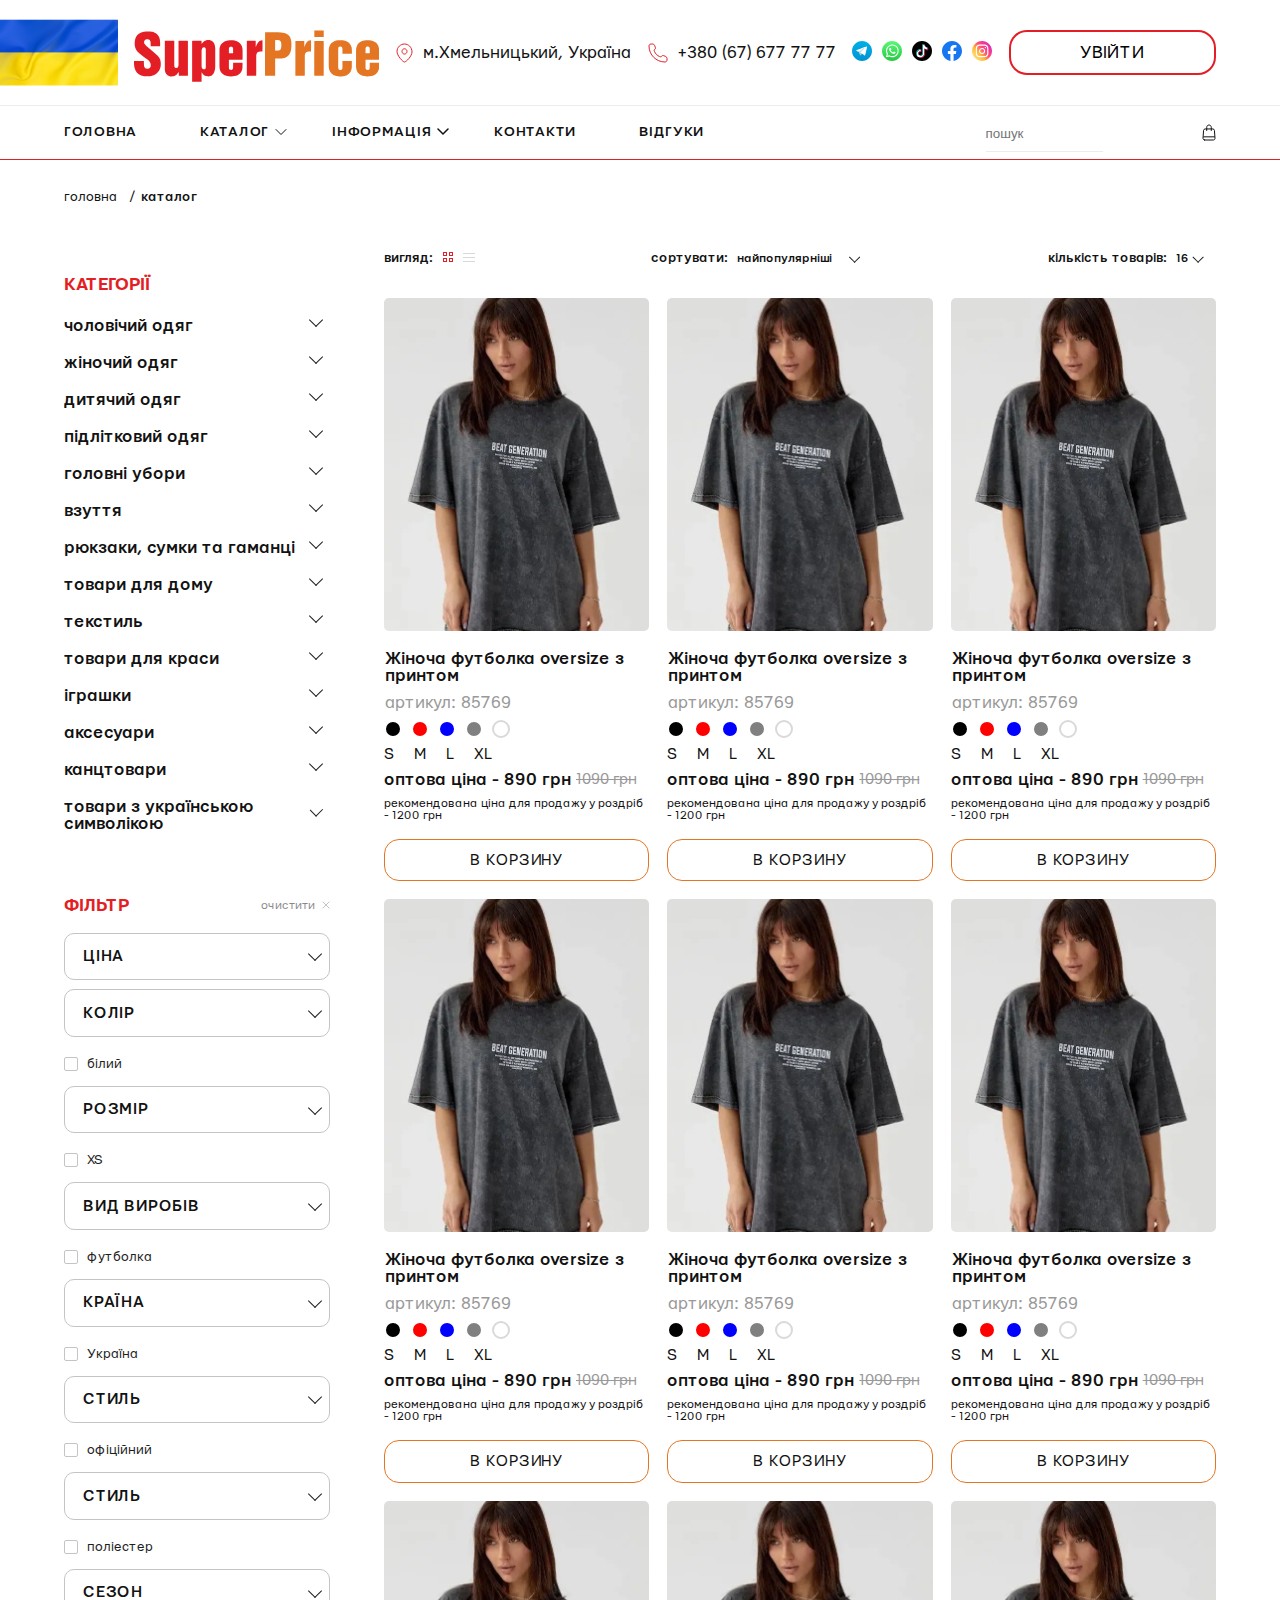
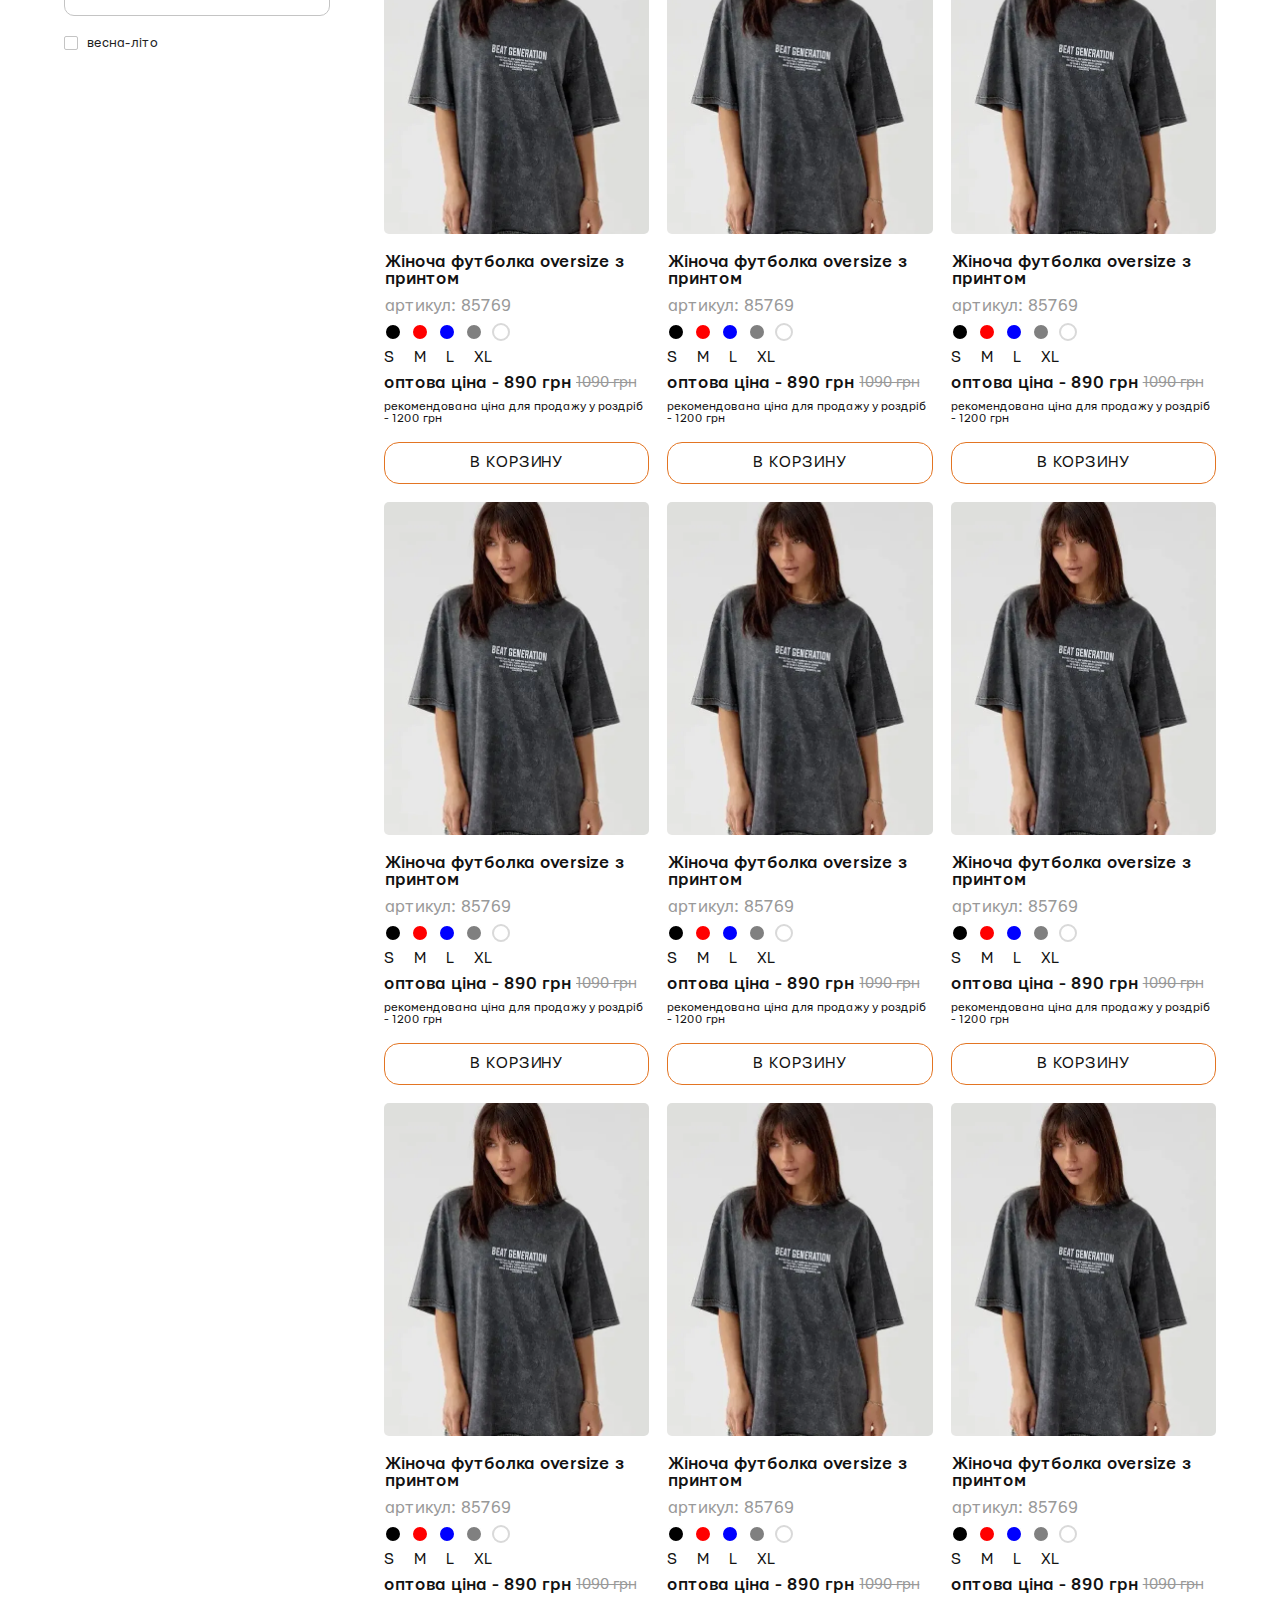
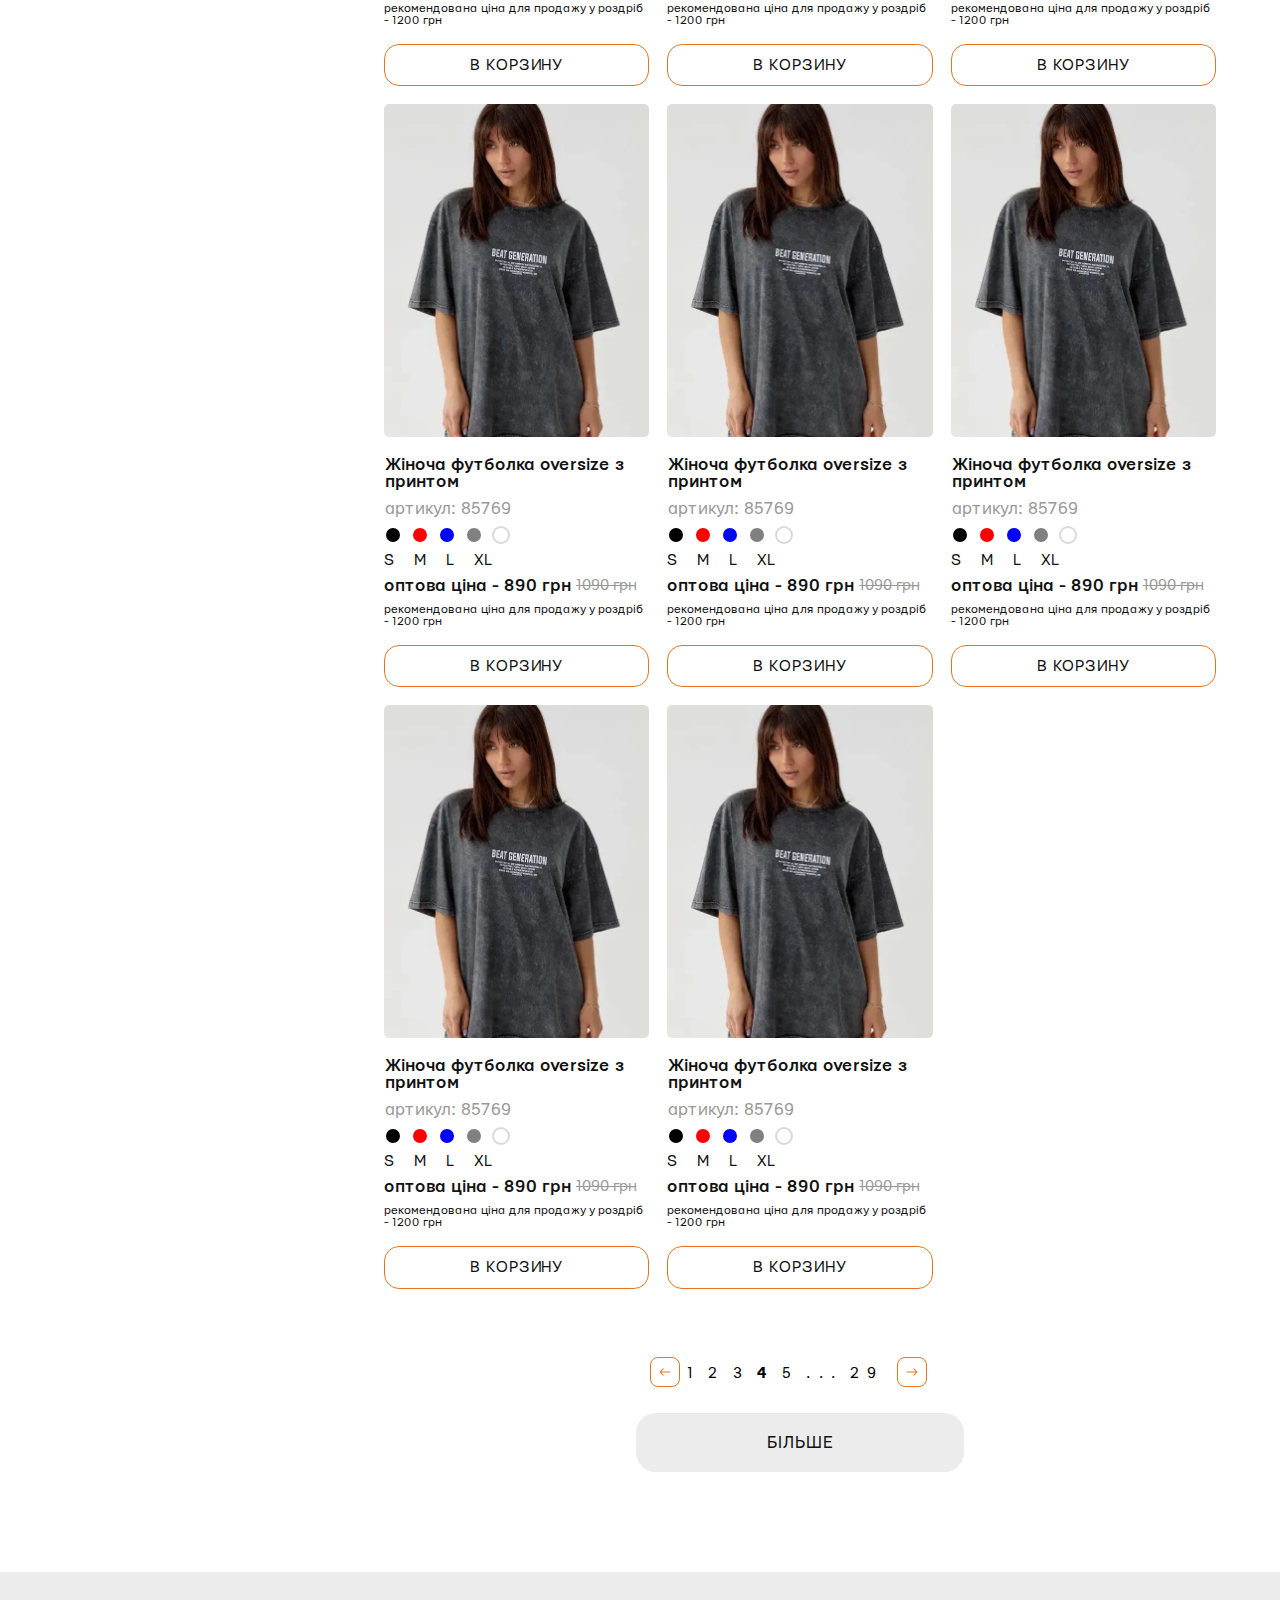
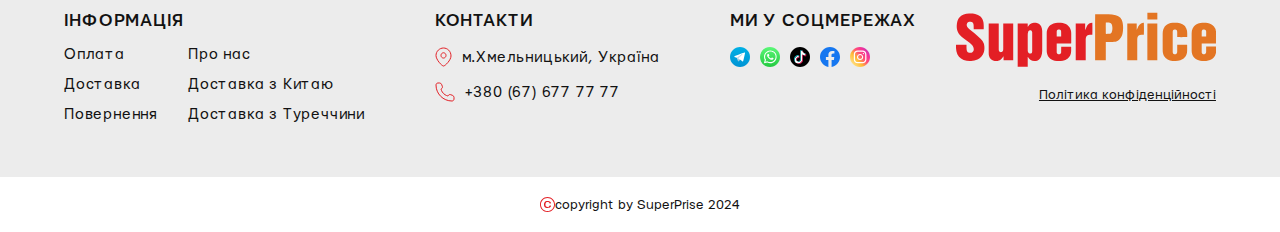
<file: docs/catalog.html>
<!DOCTYPE html><html lang="uk"><head><meta charset="UTF-8"><meta name="viewport" content="width=device-width, initial-scale=1.0, user-scalable=yes, maximum-scale=2.0"><link rel="preconnect" href="https://fonts.googleapis.com">
<link rel="preconnect" href="https://fonts.gstatic.com" crossorigin>
<link href="https://fonts.googleapis.com/css2?family=Montserrat:wght@100..900&display=swap" rel="stylesheet"><link rel="stylesheet" href="css/style.css"><title>SuperPrice - інтернет магазин необхідних товарів для всієї родини</title></head><body id="body"><header><div class="fixed-header"><div class="top-line-header"><div class="wrapper d-flex header item-center"><div class="flex-between burger-logo item-center"><div class="logo flag-img"><a href="index.html"><img src="img/logo.svg" alt="logo"></a></div></div><div class="icon-mobile flex-between item-center"><div class="search-mobile"> <a href="#"> <svg xmlns="http://www.w3.org/2000/svg" width="15" height="15" viewBox="0 0 15 15" fill="none">
<path fill-rule="evenodd" clip-rule="evenodd" d="M6.67279 0.9375C3.50528 0.9375 0.9375 3.50528 0.9375 6.67279C0.9375 9.84031 3.50528 12.4081 6.67279 12.4081C9.84031 12.4081 12.4081 9.84031 12.4081 6.67279C12.4081 3.50528 9.84031 0.9375 6.67279 0.9375ZM0 6.67279C0 2.98751 2.98751 0 6.67279 0C10.3581 0 13.3456 2.98751 13.3456 6.67279C13.3456 8.34673 12.7292 9.8767 11.711 11.0481L14.8627 14.1998C15.0458 14.3829 15.0458 14.6796 14.8627 14.8627C14.6796 15.0458 14.3829 15.0458 14.1998 14.8627L11.0481 11.711C9.8767 12.7292 8.34673 13.3456 6.67279 13.3456C2.98751 13.3456 0 10.3581 0 6.67279Z" fill="#121212"/>
</svg></a></div><p class="cart-cta"> <a href="basket.html"><svg xmlns="http://www.w3.org/2000/svg" width="14" height="17" viewBox="0 0 14 17" fill="none">
<path d="M4.70763 6.52632V3.36842C4.70763 2.06038 5.73396 1 7 1C8.26604 1 9.29237 2.06038 9.29237 3.36842V6.52632M1.65115 12.8421H12.3489M2.52832 16H11.4717C12.3586 16 13.0592 15.2226 12.996 14.3086L12.4502 6.41382C12.3931 5.58755 11.7277 4.94737 10.9259 4.94737H3.07412C2.27235 4.94737 1.60689 5.58755 1.54976 6.41382L1.00396 14.3086C0.940773 15.2226 1.64142 16 2.52832 16Z" stroke="#121212" stroke-linecap="round"/>
</svg></a></p><p class="cabinet-cta"><a href="#"><svg xmlns="http://www.w3.org/2000/svg" width="17" height="16" viewBox="0 0 17 16" fill="none">
<circle cx="8.50065" cy="4.16667" r="3.66667" stroke="#121212"/>
<path d="M16 14.9999C16 11.318 12.6421 8.33325 8.5 8.33325C4.35786 8.33325 1 11.318 1 14.9999" stroke="#121212" stroke-linecap="round"/>
</svg></a></p></div><div class="adress-header"> <a class="d-flex item-center" href="#"><svg xmlns="http://www.w3.org/2000/svg" width="17" height="20" viewBox="0 0 17 20" fill="none">
<path fill-rule="evenodd" clip-rule="evenodd" d="M8.5 19C10.125 19 16 13.0996 16 8.94118C16 4.17647 12.366 1 8.5 1C4.63401 1 1 4.17647 1 8.52941C1 12.6878 6.875 19 8.5 19ZM8.5 11.0588C9.88071 11.0588 11 9.8737 11 8.41177C11 6.94983 9.88071 5.76471 8.5 5.76471C7.11929 5.76471 6 6.94983 6 8.41177C6 9.8737 7.11929 11.0588 8.5 11.0588Z" stroke="#E31F25"/>
</svg> <span>м.Хмельницький, Україна</span></a></div><div class="phone-header"> <a class="d-flex item-center" href="tel:+380"><svg xmlns="http://www.w3.org/2000/svg" width="20" height="20" viewBox="0 0 20 20" fill="none">
<path d="M19 17V15.3541C19 14.5363 18.5021 13.8008 17.7428 13.4971L15.7086 12.6835C14.7429 12.2971 13.6422 12.7156 13.177 13.646L13 14C13 14 10.5 13.5 8.5 11.5C6.5 9.5 6 7 6 7L6.35402 6.82299C7.28438 6.35781 7.70285 5.25714 7.31654 4.29136L6.50289 2.25722C6.19916 1.4979 5.46374 1 4.64593 1H3C1.89543 1 1 1.89543 1 3C1 11.8366 8.16344 19 17 19C18.1046 19 19 18.1046 19 17Z" stroke="#E31F25" stroke-linejoin="round"/>
</svg><span>+380 (67) 677 77 77</span></a></div><div class="social-header"><div class="d-flex social-icon"><p><a href="https://t.me/"> <svg xmlns="http://www.w3.org/2000/svg" width="20" height="20" viewBox="0 0 20 20" fill="none">
<g clip-path="url(#clip0_213_16744)">
<path d="M10 20C15.5228 20 20 15.5228 20 10C20 4.47715 15.5228 0 10 0C4.47715 0 0 4.47715 0 10C0 15.5228 4.47715 20 10 20Z" fill="url(#paint0_linear_213_16744)"/>
<path d="M6.7998 10.7L7.9998 14C7.9998 14 8.0998 14.3 8.2998 14.3C8.4998 14.3 10.7998 11.8 10.7998 11.8L13.3998 6.7L6.7998 9.9V10.7Z" fill="#C1DAEA"/>
<path d="M8.29966 11.6L8.09966 14C8.09966 14 7.99966 14.7 8.69966 14C9.39966 13.3 10.1997 12.7 10.1997 12.7L8.29966 11.6Z" fill="#9CC6D9"/>
<path d="M6.8001 10.8L4.4001 10C4.4001 10 4.1001 9.9 4.2001 9.6C4.2001 9.5 4.3001 9.5 4.4001 9.4C4.9001 9 14.4001 5.6 14.4001 5.6C14.4001 5.6 14.7001 5.5 14.8001 5.6C14.9001 5.6 14.9001 5.7 15.0001 5.8C15.0001 5.8 15.0001 5.9 15.0001 6C15.0001 6.1 15.0001 6.1 15.0001 6.2C14.9001 7.1 13.2001 14.1 13.2001 14.1C13.2001 14.1 13.1001 14.5 12.7001 14.5C12.6001 14.5 12.4001 14.5 12.2001 14.3C11.5001 13.7 9.0001 12 8.4001 11.6C8.4001 11.6 8.4001 11.6 8.4001 11.5V11.4C8.4001 11.4 12.8001 7.5 12.9001 7.1C12.9001 7.1 12.9001 7.1 12.8001 7.1C12.5001 7.2 7.5001 10.4 6.9001 10.7C6.9001 10.9 6.8001 10.8 6.8001 10.8Z" fill="white"/>
</g>
<defs>
<linearGradient id="paint0_linear_213_16744" x1="10" y1="20" x2="10" y2="0" gradientUnits="userSpaceOnUse">
<stop stop-color="#0093D4"/>
<stop offset="1" stop-color="#00B0E5"/>
</linearGradient>
<clipPath id="clip0_213_16744">
<rect width="20" height="20" fill="white"/>
</clipPath>
</defs>
</svg></a></p><p><a href="whatsapp://send?phone=+12345678910"> <svg xmlns="http://www.w3.org/2000/svg" width="20" height="20" viewBox="0 0 20 20" fill="none">
<g clip-path="url(#clip0_213_16752)">
<path d="M10 20C15.5228 20 20 15.5228 20 10C20 4.47715 15.5228 0 10 0C4.47715 0 0 4.47715 0 10C0 15.5228 4.47715 20 10 20Z" fill="url(#paint0_linear_213_16752)"/>
<path fill-rule="evenodd" clip-rule="evenodd" d="M14.8004 5.3C13.6004 4.1 12.0004 3.4 10.3004 3.4C6.80039 3.5 4.00039 6.3 4.00039 9.8C4.00039 10.9 4.30039 12 4.80039 13L3.90039 16.3L7.30039 15.4C8.20039 15.9 9.30039 16.2 10.3004 16.2C13.8004 16.2 16.6004 13.4 16.6004 9.9C16.7004 8.1 16.0004 6.5 14.8004 5.3ZM10.3004 15.1C9.40039 15.1 8.40039 14.8 7.60039 14.4L7.40039 14.3L5.40039 14.8L6.00039 12.8L5.90039 12.6C5.30039 11.8 5.00039 10.8 5.10039 9.8C5.10039 6.9 7.50039 4.5 10.4004 4.5C11.8004 4.5 13.1004 5 14.1004 6C15.1004 7 15.6004 8.3 15.6004 9.7C15.6004 12.7 13.2004 15.1 10.3004 15.1ZM13.2004 11.1C13.0004 11 12.3004 10.6 12.1004 10.6C12.0004 10.5 11.8004 10.5 11.7004 10.7C11.6004 10.9 11.3004 11.2 11.2004 11.3C11.1004 11.4 11.0004 11.4 10.9004 11.3C10.7004 11.2 10.2004 11.1 9.60039 10.5C9.10039 10.1 8.80039 9.6 8.70039 9.4C8.60039 9.2 8.70039 9.2 8.80039 9.1C8.90039 9.1 9.00039 9 9.10039 8.9C9.20039 8.8 9.20039 8.7 9.30039 8.6C9.40039 8.5 9.30039 8.4 9.30039 8.3C9.30039 8.2 8.90039 7.4 8.80039 7.1C8.60039 6.8 8.50039 6.9 8.40039 6.9C8.30039 6.9 8.20039 6.9 8.10039 6.9C8.00039 6.9 7.80039 6.9 7.70039 7.1C7.50039 7.2 7.10039 7.6 7.10039 8.4C7.10039 9.2 7.70039 9.9 7.70039 10C7.80039 10.1 8.80039 11.7 10.4004 12.4C10.8004 12.6 11.1004 12.7 11.3004 12.7C11.7004 12.8 12.0004 12.8 12.3004 12.8C12.6004 12.8 13.2004 12.4 13.4004 12C13.5004 11.6 13.5004 11.3 13.5004 11.2C13.5004 11.2 13.4004 11.2 13.2004 11.1Z" fill="white"/>
</g>
<defs>
<linearGradient id="paint0_linear_213_16752" x1="10" y1="18.547" x2="10" y2="-1.453" gradientUnits="userSpaceOnUse">
<stop stop-color="#27CD44"/>
<stop offset="1" stop-color="#5FFB7C"/>
</linearGradient>
<clipPath id="clip0_213_16752">
<rect width="20" height="20" fill="white"/>
</clipPath>
</defs>
</svg></a></p><p><a href=""> <svg xmlns="http://www.w3.org/2000/svg" width="20" height="20" viewBox="0 0 20 20" fill="none">
<g clip-path="url(#clip0_213_16759)">
<path d="M10 20C15.5228 20 20 15.5228 20 10C20 4.47715 15.5228 0 10 0C4.47715 0 0 4.47715 0 10C0 15.5228 4.47715 20 10 20Z" fill="black"/>
<path d="M7.29961 14C7.39961 14.1 7.49961 14.2 7.59961 14.3C7.89961 14.6 8.29961 14.7 8.69961 14.7C9.69961 14.8 10.5996 14 10.6996 13V12.9C10.6996 9.9 10.6996 6.9 10.6996 3.9C10.6996 3.7 10.6996 3.7 10.8996 3.7C11.3996 3.7 11.7996 3.7 12.2996 3.7H12.3996V3.8C12.5996 4.6 12.9996 5.2 13.6996 5.7L13.7996 5.8C13.7996 5.8 13.8996 5.8 13.8996 5.9C13.9996 6 14.0996 6.1 14.1996 6.1C14.5996 6.4 14.9996 6.6 15.3996 6.7H15.4996V6.8C15.4996 7.3 15.4996 7.9 15.4996 8.4C15.4996 8.5 15.4996 8.5 15.3996 8.5C14.9996 8.5 14.5996 8.4 14.2996 8.4C13.6996 8.3 13.0996 8 12.4996 7.6C12.4996 7.6 12.3996 7.5 12.3996 7.6V7.7C12.3996 9.2 12.3996 10.7 12.3996 12.2C12.3996 13.2 12.0996 14.2 11.3996 15C10.6996 15.8 9.79961 16.3 8.69961 16.5C7.89961 16.6 6.99961 16.5 6.29961 16.1C6.19961 16 6.09961 16 5.89961 15.9L5.79961 15.8C5.49961 15.6 5.39961 15.3 5.19961 15C4.89961 14.6 4.79961 14.1 4.69961 13.6C4.69961 13.3 4.59961 13 4.59961 12.7C4.69961 11.7 4.99961 10.9 5.59961 10.2C6.09961 9.6 6.79961 9.2 7.49961 8.9C7.79961 8.8 8.09961 8.7 8.49961 8.7C8.59961 8.7 8.59961 8.7 8.69961 8.7H8.79961V8.8C8.79961 9.3 8.79961 9.9 8.79961 10.4C8.79961 10.4 8.79961 10.4 8.79961 10.5C8.79961 10.6 8.79961 10.6 8.69961 10.6C8.59961 10.6 8.39961 10.5 8.29961 10.5C8.09961 10.5 7.79961 10.5 7.59961 10.6C6.89961 10.9 6.39961 11.4 6.29961 12.2C6.19961 13 6.49961 13.6 7.09961 14C7.19961 13.9 7.29961 14 7.29961 14Z" fill="white"/>
<path d="M5.90039 15.9C6.40039 16.2 7.00039 16.4 7.50039 16.5C7.80039 16.5 8.10039 16.6 8.30039 16.5C9.20039 16.5 10.1004 16.1 10.8004 15.5C11.5004 14.9 12.0004 14.2 12.2004 13.3C12.3004 13 12.3004 12.7 12.3004 12.5C12.3004 12.3 12.3004 12.2 12.3004 12C12.3004 10.6 12.3004 9.2 12.3004 7.8V7.7H12.4004C12.9004 8 13.4004 8.3 14.0004 8.5C14.3004 8.6 14.7004 8.6 15.0004 8.7C15.1004 8.7 15.3004 8.7 15.4004 8.7C15.5004 8.7 15.5004 8.7 15.5004 8.6C15.5004 8.5 15.5004 8.5 15.5004 8.4C15.5004 7.9 15.5004 7.4 15.5004 7V6.9C15.6004 6.9 15.8004 6.9 15.9004 7C16.0004 7 16.1004 7 16.1004 7C16.1004 7 16.2004 7 16.2004 7.1C16.2004 7.8 16.2004 8.5 16.2004 9.2C16.2004 9.3 16.2004 9.3 16.1004 9.3C15.9004 9.3 15.7004 9.3 15.5004 9.3C15.1004 9.2 14.6004 9.1 14.2004 9C13.8004 8.8 13.4004 8.6 13.1004 8.4C13.1004 8.4 13.1004 8.4 13.0004 8.3V8.4C13.0004 9.9 13.0004 11.4 13.0004 12.9C13.0004 13.7 12.8004 14.5 12.4004 15.1C11.9004 15.9 11.2004 16.5 10.2004 16.8C9.60039 17 9.10039 17.1 8.50039 17C7.60039 17 6.70039 16.6 5.90039 15.9Z" fill="#EC1655"/>
<path d="M12.5004 3.8C12.4004 3.8 12.4004 3.8 12.5004 3.8C11.9004 3.8 11.4004 3.8 10.9004 3.8C10.8004 3.8 10.8004 3.8 10.8004 3.9C10.8004 6.9 10.8004 9.9 10.8004 12.8C10.8004 13 10.8004 13.2 10.7004 13.4C10.5004 14.1 10.0004 14.6 9.30039 14.7C8.50039 14.9 7.90039 14.6 7.40039 14C7.50039 14.1 7.70039 14.1 7.90039 14.1C8.40039 14.2 8.90039 14.1 9.30039 13.9C9.80039 13.6 10.1004 13.1 10.2004 12.6C10.2004 12.5 10.2004 12.4 10.2004 12.3C10.2004 9.3 10.2004 6.3 10.2004 3.4C10.2004 3.3 10.2004 3.3 10.3004 3.3C11.0004 3.3 11.7004 3.3 12.4004 3.3C12.5004 3.3 12.5004 3.3 12.5004 3.4C12.4004 3.4 12.4004 3.6 12.5004 3.8Z" fill="#0CBAC6"/>
<path d="M8.8 8.70001C8.4 8.70001 8 8.70001 7.6 8.90001C7 9.10001 6.5 9.40001 6 9.80001C5.4 10.3 5 11 4.8 11.8C4.7 12.1 4.7 12.4 4.7 12.6C4.7 12.8 4.7 12.9 4.7 13.1C4.7 13.6 4.8 14 5 14.5C5.2 15 5.5 15.4 5.8 15.8C5.7 15.8 5.7 15.7 5.6 15.6C4.9 15.1 4.4 14.4 4.2 13.5C4.1 13.3 4 13 4 12.7C4 12.5 4 12.3 4 12C4 11.5 4.2 11 4.4 10.6C4.6 10.1 4.9 9.70001 5.3 9.30001C5.7 8.90001 6.2 8.50001 6.8 8.30001C7.2 8.20001 7.5 8.10001 7.9 8.10001C8.2 8.10001 8.5 8.10001 8.7 8.10001C8.7 8.10001 8.8 8.10001 8.8 8.20001C8.8 8.30001 8.8 8.50001 8.8 8.70001Z" fill="#0CBAC6"/>
<path d="M7.29997 14C7.09997 13.9 6.99997 13.8 6.89997 13.7C6.59997 13.4 6.39997 13 6.29997 12.5C6.19997 11.5 6.79997 10.7 7.59997 10.4C7.99997 10.3 8.29997 10.3 8.69997 10.4C8.69997 10.4 8.69997 10.4 8.79997 10.4V10.3C8.79997 9.80001 8.79997 9.20001 8.79997 8.70001V8.60001C8.99997 8.60001 9.19997 8.60001 9.39997 8.60001C9.39997 9.30001 9.39997 10 9.39997 10.8V10.9C9.29997 10.9 9.19997 10.9 9.09997 10.8C8.49997 10.7 7.99997 10.9 7.59997 11.2C7.19997 11.5 6.99997 11.9 6.89997 12.4C6.89997 13.1 6.99997 13.5 7.29997 14Z" fill="#EC1655"/>
<path d="M13.9004 5.9C13.7004 5.8 13.5004 5.6 13.3004 5.4C12.8004 4.9 12.6004 4.4 12.4004 3.8C12.6004 3.8 12.8004 3.8 13.0004 3.8C13.0004 4.3 13.2004 4.8 13.4004 5.3C13.6004 5.5 13.7004 5.7 13.9004 5.9Z" fill="#EC1655"/>
<path d="M15.6 6.9C15 6.8 14.6 6.5 14.1 6.2C14.1 6.1 14 6 14 6C14 6 14 6 14.1 6C14.4 6.2 14.8 6.3 15.2 6.4C15.3 6.4 15.5 6.4 15.7 6.4C15.8 6.4 15.8 6.4 15.8 6.5C15.6 6.6 15.6 6.7 15.6 6.9Z" fill="#0CBAC6"/>
</g>
<defs>
<clipPath id="clip0_213_16759">
<rect width="20" height="20" fill="white"/>
</clipPath>
</defs>
</svg></a></p><p><a href=""> <svg xmlns="http://www.w3.org/2000/svg" width="20" height="20" viewBox="0 0 20 20" fill="none">
<g clip-path="url(#clip0_213_16771)">
<path d="M10 0C4.5 0 0 4.5 0 10C0 15 3.7 19.1 8.4 19.9V12.9H5.9V10H8.4V7.8C8.4 5.3 9.9 3.9 12.2 3.9C13.3 3.9 14.4 4.1 14.4 4.1V6.6H13.1C11.9 6.6 11.5 7.4 11.5 8.2V10H14.3L13.9 12.9H11.6V19.9C16.3 19.1 20 15 20 10C20 4.5 15.5 0 10 0Z" fill="#1677F0"/>
</g>
<defs>
<clipPath id="clip0_213_16771">
<rect width="20" height="20" fill="white"/>
</clipPath>
</defs>
</svg></a></p><p><a href=""> <svg xmlns="http://www.w3.org/2000/svg" width="20" height="20" viewBox="0 0 20 20" fill="none">
<g clip-path="url(#clip0_213_16773)">
<path d="M10.0002 18.7C14.8603 18.7 18.8002 14.7601 18.8002 9.9C18.8002 5.03989 14.8603 1.1 10.0002 1.1C5.14009 1.1 1.2002 5.03989 1.2002 9.9C1.2002 14.7601 5.14009 18.7 10.0002 18.7Z" fill="white"/>
<path d="M10 20C4.5 20 0 15.5 0 10C0 4.5 4.5 0 10 0C15.5 0 20 4.5 20 10C20 15.5 15.5 20 10 20ZM13.4 5.9C13 5.9 12.7 6.2 12.7 6.6C12.7 7 13 7.3 13.4 7.3C13.8 7.3 14.1 7 14.1 6.6C14.1 6.2 13.8 5.9 13.4 5.9ZM10.1 6.9C8.4 6.9 7 8.3 7 10C7 11.7 8.4 13.1 10.1 13.1C11.8 13.1 13.2 11.7 13.2 10C13.2 8.3 11.8 6.9 10.1 6.9ZM10.1 12C9 12 8.1 11.1 8.1 10C8.1 8.9 9 8 10.1 8C11.2 8 12.1 8.9 12.1 10C12.1 11.1 11.2 12 10.1 12ZM16.4 7.4C16.4 5.3 14.7 3.6 12.6 3.6H7.6C5.5 3.6 3.8 5.3 3.8 7.4V12.4C3.8 14.5 5.5 16.2 7.6 16.2H12.6C14.7 16.2 16.4 14.5 16.4 12.4V7.4ZM15.2 12.4C15.2 13.8 14 15 12.6 15H7.6C6.1 15 5 13.9 5 12.4V7.4C5 6 6.1 4.8 7.6 4.8H12.6C14 4.8 15.2 6 15.2 7.4V12.4Z" fill="url(#paint0_linear_213_16773)"/>
</g>
<defs>
<linearGradient id="paint0_linear_213_16773" x1="1.92" y1="16.88" x2="26.7298" y2="-4.2452" gradientUnits="userSpaceOnUse">
<stop offset="0.0011048" stop-color="#FFE185"/>
<stop offset="0.2094" stop-color="#FFBB36"/>
<stop offset="0.3765" stop-color="#FF5176"/>
<stop offset="0.5238" stop-color="#F63395"/>
<stop offset="0.7394" stop-color="#A436D2"/>
<stop offset="1" stop-color="#5F4EED"/>
</linearGradient>
<clipPath id="clip0_213_16773">
<rect width="20" height="20" fill="white"/>
</clipPath>
</defs>
</svg></a></p></div></div><div class="entry-button cabinet-cta"> <form action="#"> <button type="submit">увійти</button></form></div><div class="burger burger-fix" id="burger"><span class="bord"></span></div><div class="black-fon-popup black-fon-reg d-none"></div><div class="popup-cabinet d-none"><div class="registration"><a class="cancel-popup-cabinet" href="#"> <svg xmlns="http://www.w3.org/2000/svg" width="22" height="22" viewBox="0 0 22 22" fill="none">
<path d="M20.9999 1.00008L1 21M0.999915 1L20.9998 20.9999" stroke="#D9D9D9" stroke-width="2" stroke-linecap="round" stroke-linejoin="round"/>
</svg></a><h2>особистий кабінет</h2><div class="d-flex item-center cta-reg"><a class="entry active-link" href="#">вхід</a><a class="registration" href="#">Реєстрація</a></div><div class="entry-form active-form"><form action="#"><p> <label for="emailEntry">E-mail</label><input type="email" name="emailEntry" id="emailEntry" placeholder="E-mail" required autocomplete="username"></p><p> <label for="passwordEntry">Пароль</label><input class="password" type="password" id="passwordEntry" name="passwordEntry" placeholder="Ваш пароль" required autocomplete="current-password" minlength="6" maxlength="25"><a class="eye closeEye" href="#" data-target="passwordEntry"><svg class="openEye" xmlns="http://www.w3.org/2000/svg" width="17" height="12" viewBox="0 0 17 12" fill="none">
<path d="M1.39258 7.004C1.19843 6.7376 1.10136 6.6044 1.03454 6.3467C0.988487 6.16909 0.988487 5.83091 1.03454 5.6533C1.10136 5.3956 1.19843 5.2624 1.39258 4.996C2.45644 3.5362 4.78758 1 8.14286 1C11.4981 1 13.8293 3.5362 14.8931 4.996C15.0873 5.2624 15.1844 5.3956 15.2512 5.6533C15.2972 5.83091 15.2972 6.16909 15.2512 6.3467C15.1844 6.6044 15.0873 6.7376 14.8931 7.004C13.8293 8.4638 11.4981 11 8.14286 11C4.78758 11 2.45644 8.4638 1.39258 7.004Z" stroke="#D9D9D9" stroke-width="1.5" stroke-linecap="round" stroke-linejoin="round"/>
<path d="M8.14244 7.42857C8.93142 7.42857 9.57101 6.78898 9.57101 6C9.57101 5.21102 8.93142 4.57143 8.14244 4.57143C7.35346 4.57143 6.71387 5.21102 6.71387 6C6.71387 6.78898 7.35346 7.42857 8.14244 7.42857Z" stroke="#D9D9D9" stroke-width="1.5" stroke-linecap="round" stroke-linejoin="round"/>
</svg></a></p><a href="#">Забули пароль?</a><p class="btn-block-reg"><button class="btn-reg" type="submit"> увійти </button></p></form></div><div class="registration-form"> <form action="#"> <p> <label for="nameReg">Імʼя та прізвище</label><input type="text" name="nameReg" placeholder="Ваше імʼя та прізвище" required maxlength="50"></p><p> <label for="emailReg">E-mail</label><input type="email" name="emailReg" placeholder="E-mail" required autocomplete="username" maxlength="50"></p><p> <label for="passwordReg">Пароль<span>(Пароль повинен бути не менше 6 символів)</span></label><input class="password" type="password" id="passwordReg" name="passwordReg" placeholder="Ваш пароль" required autocomplete="new-password" minlength="6" maxlength="25"><a class="eye closeEye" href="#" data-target="passwordReg"><svg class="openEye" xmlns="http://www.w3.org/2000/svg" width="17" height="12" viewBox="0 0 17 12" fill="none">
<path d="M1.39258 7.004C1.19843 6.7376 1.10136 6.6044 1.03454 6.3467C0.988487 6.16909 0.988487 5.83091 1.03454 5.6533C1.10136 5.3956 1.19843 5.2624 1.39258 4.996C2.45644 3.5362 4.78758 1 8.14286 1C11.4981 1 13.8293 3.5362 14.8931 4.996C15.0873 5.2624 15.1844 5.3956 15.2512 5.6533C15.2972 5.83091 15.2972 6.16909 15.2512 6.3467C15.1844 6.6044 15.0873 6.7376 14.8931 7.004C13.8293 8.4638 11.4981 11 8.14286 11C4.78758 11 2.45644 8.4638 1.39258 7.004Z" stroke="#D9D9D9" stroke-width="1.5" stroke-linecap="round" stroke-linejoin="round"/>
<path d="M8.14244 7.42857C8.93142 7.42857 9.57101 6.78898 9.57101 6C9.57101 5.21102 8.93142 4.57143 8.14244 4.57143C7.35346 4.57143 6.71387 5.21102 6.71387 6C6.71387 6.78898 7.35346 7.42857 8.14244 7.42857Z" stroke="#D9D9D9" stroke-width="1.5" stroke-linecap="round" stroke-linejoin="round"/>
</svg></a></p><p> <label for="passwordReg2">Повторіть пароль</label><input class="password" type="password" id="passwordReg2" name="passwordReg2" placeholder="Ваш пароль" required autocomplete="new-password" minlength="6" maxlength="25"><a class="eye closeEye" href="#" data-target="passwordReg2"><svg class="openEye" xmlns="http://www.w3.org/2000/svg" width="17" height="12" viewBox="0 0 17 12" fill="none">
<path d="M1.39258 7.004C1.19843 6.7376 1.10136 6.6044 1.03454 6.3467C0.988487 6.16909 0.988487 5.83091 1.03454 5.6533C1.10136 5.3956 1.19843 5.2624 1.39258 4.996C2.45644 3.5362 4.78758 1 8.14286 1C11.4981 1 13.8293 3.5362 14.8931 4.996C15.0873 5.2624 15.1844 5.3956 15.2512 5.6533C15.2972 5.83091 15.2972 6.16909 15.2512 6.3467C15.1844 6.6044 15.0873 6.7376 14.8931 7.004C13.8293 8.4638 11.4981 11 8.14286 11C4.78758 11 2.45644 8.4638 1.39258 7.004Z" stroke="#D9D9D9" stroke-width="1.5" stroke-linecap="round" stroke-linejoin="round"/>
<path d="M8.14244 7.42857C8.93142 7.42857 9.57101 6.78898 9.57101 6C9.57101 5.21102 8.93142 4.57143 8.14244 4.57143C7.35346 4.57143 6.71387 5.21102 6.71387 6C6.71387 6.78898 7.35346 7.42857 8.14244 7.42857Z" stroke="#D9D9D9" stroke-width="1.5" stroke-linecap="round" stroke-linejoin="round"/>
</svg></a></p><p class="btn-block-reg"> <button class="btn-reg" type="submit">зареєструватися </button></p></form></div></div></div></div></div><div class="black-fon"></div><div class="header-navigation"> <nav class="wrapper flex-between item-center"><div class="nav_container"><ul class="navigation-menu-catalog"><li class="mobile-head-menu"> <span>меню</span><span class="cancel-menu"><svg xmlns="http://www.w3.org/2000/svg" width="12" height="12" viewBox="0 0 12 12" fill="none">
<path d="M11 1.00004L1 11M0.999958 1L10.9999 11" stroke="#121212" stroke-opacity="0.5" stroke-linecap="round" stroke-linejoin="round"/>
</svg></span></li><li><a class="d-block" href="index.html">головна</a></li><li><a class="down-menu" href="javascript:void(0)">каталог<svg xmlns="http://www.w3.org/2000/svg" width="12" height="7" viewBox="0 0 12 7" fill="none">
<path d="M1 1L6 6L11 1" stroke="#121212" stroke-linecap="round"/>
</svg></a><div class="sub-menu-main mobile-menu"><ul class="sub-menu"><li><a href="catalog.html"><span>Чоловічий одяг</span></a><div class="second-subMenu"><ul><li><a href="#">футболки</a></li><li><a href="#">худі</a></li><li><a href="#">носки</a></li><li><a href="#">спідня білизна</a></li><li><a href="#">спортивні штани</a></li><li><a href="#">джинси</a></li><li><a href="#">шорти</a></li><li><a href="#">сорочки</a></li><li><a href="#">футолки поло</a></li><li><a href="#">костюми</a></li><li><a href="#">верхній одяг</a></li></ul></div></li><li><a href="catalog.html"><span>Чоловіче взуття</span></a><div class="second-subMenu"><ul><li><a href="#">тапки</a></li><li><a href="#">кросівки</a></li><li><a href="#">кеди</a></li><li><a href="#">туфлі</a></li></ul></div></li><li><a href="catalog.html"><span>Жіночий одяг</span></a><div class="second-subMenu"><ul><li><a href="#">футболки</a></li><li><a href="#">худі</a></li><li><a href="#">носки</a></li><li><a href="#">спідня білизна</a></li><li><a href="#">спортивні штани</a></li><li><a href="#">джинси</a></li><li><a href="#">шорти</a></li><li><a href="#">сорочки</a></li><li><a href="#">сукні</a></li><li><a href="#">жилетки</a></li><li><a href="#">пальто</a></li><li><a href="#">майки</a></li><li><a href="#">лосини</a></li><li><a href="#">комбінезони</a></li><li><a href="#">спідниці</a></li><li><a href="#">топи</a></li></ul></div></li><li><a href="catalog.html"><span>Жіноче взуття</span></a><div class="second-subMenu"><ul><li><a href="#">тапки</a></li><li><a href="#">кросівки</a></li><li><a href="#">кеди</a></li><li><a href="#">туфлі</a></li><li><a href="#">балетки</a></li><li><a href="#">уги</a></li></ul></div></li><li><a href="catalog.html"><span>Дитячий одяг</span></a><div class="second-subMenu"><ul><li><a href="#">футболки</a></li><li><a href="#">боді</a></li><li><a href="#">штани</a></li><li><a href="#">лосини</a></li><li><a href="#">худі</a></li><li><a href="#">шорти</a></li><li><a href="#">джинси</a></li><li><a href="#">комбінезони</a></li><li><a href="#">купальники</a></li></ul></div></li><li><a href="catalog.html"><span>Підлітковий одяг</span></a><div class="second-subMenu"><ul><li><a href="#">футболки</a></li><li><a href="#">худі</a></li><li><a href="#">носки</a></li><li><a href="#">спідня білизна</a></li><li><a href="#">спортивні штани</a></li><li><a href="#">джинси</a></li><li><a href="#">шорти</a></li><li><a href="#">сорочки</a></li><li><a href="#">сукні</a></li><li><a href="#">жилетки</a></li><li><a href="#">пальто</a></li><li><a href="#">майки</a></li></ul></div></li><li><a href="catalog.html"><span>Головні убори</span></a><div class="second-subMenu"><ul><li><a href="#">кепки</a></li><li><a href="#">панамки</a></li><li><a href="#">шапки</a></li></ul></div></li><li><a href="catalog.html"><span>Рюкзаки, сумки, гаманці</span></a></li><li><a href="catalog.html"><span>Товари для дому</span></a><div class="second-subMenu"><ul><li><a href="#">посуд</a></li><li><a href="#">вази</a></li><li><a href="#">господарські товари</a></li><li><a href="#">ліхтарики</a></li><li><a href="#">скарбнички</a></li><li><a href="#">усе для кухні</a></li></ul></div></li><li><a href="catalog.html"><span>Іграшки</span></a></li><li><a href="catalog.html"><span>Аксесуари</span></a></li><li><a href="catalog.html"><span>Канцтовари</span></a></li><li><a href="catalog.html"><span>Товари з українською символікою              </span></a></li></ul></div></li><li><a class="down-menu d-block" href="help.html">інформація<svg class="position-center help-svg" xmlns="http://www.w3.org/2000/svg" width="12" height="8" viewBox="0 0 12 8" fill="none">
<path d="M1 1L6 6L11 1" stroke-width="1.5" stroke-linecap="round"/>
</svg></a><ul class="help-sub-menu"><li><a href="help.html#price" data-href="price"><svg xmlns="http://www.w3.org/2000/svg" width="96" height="75" viewBox="0 0 96 75" fill="none">
<g clip-path="url(#clip0_469_12415)">
<path d="M80.85 75H8.475C3.825 75 0 71.175 0 66.525V15.3C0 10.65 3.825 6.825 8.475 6.825H80.85C85.5 6.825 89.325 10.65 89.325 15.3V32.925C89.325 33.375 88.95 33.675 88.575 33.675H65.475C61.5 33.675 58.275 36.9 58.275 40.875C58.275 44.85 61.5 48.075 65.475 48.075H88.5C88.95 48.075 89.25 48.45 89.25 48.825V66.45C89.325 71.175 85.5 75 80.85 75ZM8.475 8.4C4.65 8.4 1.575 11.475 1.575 15.3V66.525C1.575 70.35 4.65 73.425 8.475 73.425H80.85C84.675 73.425 87.75 70.35 87.75 66.525V49.65H65.475C60.675 49.65 56.7 45.75 56.7 40.875C56.7 36.075 60.6 32.1 65.475 32.1H87.75V15.3C87.75 11.475 84.675 8.4 80.85 8.4H8.475Z" fill=""/>
<path d="M93.6752 49.65H65.4752C60.6752 49.65 56.7002 45.75 56.7002 40.875C56.7002 36.075 60.6002 32.1 65.4752 32.1H93.6752C93.9752 32.1 94.2002 32.1 94.4252 32.1C94.8002 32.1 95.1752 32.475 95.1752 32.85V48.75C95.1752 49.125 94.8752 49.5 94.5002 49.5C94.2002 49.65 93.9752 49.65 93.6752 49.65ZM65.4752 33.75C61.5002 33.75 58.2752 36.975 58.2752 40.95C58.2752 44.925 61.5002 48.15 65.4752 48.15H93.6002V33.75H65.4752Z" fill=""/>
<path d="M67.9498 45.15C65.6248 45.15 63.6748 43.275 63.6748 40.875C63.6748 38.55 65.5498 36.6 67.9498 36.6C70.2748 36.6 72.2248 38.475 72.2248 40.875C72.1498 43.275 70.2748 45.15 67.9498 45.15ZM67.9498 38.25C66.4498 38.25 65.2498 39.45 65.2498 40.95C65.2498 42.45 66.4498 43.65 67.9498 43.65C69.4498 43.65 70.6498 42.45 70.6498 40.95C70.6498 39.45 69.4498 38.25 67.9498 38.25Z" fill=""/>
<path d="M88.5002 67.95C88.2752 67.95 88.1252 67.875 87.9752 67.725C87.8252 67.575 87.6752 67.35 87.6752 67.05C87.6752 66.825 87.6752 66.675 87.6752 66.45V49.65H65.4752C60.6752 49.65 56.7002 45.75 56.7002 40.875C56.7002 36.075 60.6002 32.1 65.4752 32.1H87.7502V15.3C87.7502 11.475 84.6752 8.4 80.8502 8.4H8.4752C7.9502 8.4 7.50019 8.475 7.05019 8.55C6.82519 8.625 6.5252 8.55 6.3752 8.4C6.1502 8.25 6.0752 8.025 6.0752 7.725C6.4502 3.375 10.1252 0 14.4752 0H86.8502C91.5002 0 95.3252 3.825 95.3252 8.475V59.7C95.3252 63.675 92.5502 67.125 88.6502 67.95C88.6502 67.95 88.5752 67.95 88.5002 67.95ZM65.4752 33.75C61.5002 33.75 58.2752 36.975 58.2752 40.95C58.2752 44.925 61.5002 48.15 65.4752 48.15H88.5002C88.9502 48.15 89.2502 48.525 89.2502 48.9V66.15C91.8752 65.175 93.7502 62.55 93.7502 59.7V8.475C93.7502 4.65 90.6752 1.575 86.8502 1.575H14.4752C11.2502 1.575 8.4752 3.825 7.7252 6.9C7.9502 6.9 8.17519 6.9 8.40019 6.9H80.7752C85.4252 6.9 89.2502 10.725 89.2502 15.375V33C89.2502 33.45 88.8752 33.75 88.5002 33.75H65.4752Z" fill=""/>
<path d="M70.2748 17.25H19.0498C18.5998 17.25 18.2998 16.875 18.2998 16.5C18.2998 16.05 18.6748 15.75 19.0498 15.75H70.3498C70.7998 15.75 71.0998 16.125 71.0998 16.5C71.0998 16.875 70.7248 17.25 70.2748 17.25Z" fill=""/>
<path d="M70.2748 66.225H19.0498C18.5998 66.225 18.2998 65.85 18.2998 65.475C18.2998 65.025 18.6748 64.725 19.0498 64.725H70.3498C70.7998 64.725 71.0998 65.1 71.0998 65.475C71.0998 65.85 70.7248 66.225 70.2748 66.225Z" fill=""/>
<path d="M23.7752 45H15.4502C15.0002 45 14.7002 44.625 14.7002 44.25V36.225C14.7002 35.775 15.0752 35.475 15.4502 35.475H23.7752C24.2252 35.475 24.5252 35.85 24.5252 36.225V44.175C24.5252 44.625 24.1502 45 23.7752 45ZM16.2002 43.425H22.9502V37.05H16.2002V43.425Z" fill=""/>
<path d="M44.6248 45H36.2998C35.8498 45 35.5498 44.625 35.5498 44.25V36.225C35.5498 35.775 35.9248 35.475 36.2998 35.475H44.6248C45.0748 35.475 45.3748 35.85 45.3748 36.225V44.175C45.4498 44.625 45.0748 45 44.6248 45ZM37.1248 43.425H43.8748V37.05H37.1248V43.425Z" fill=""/>
</g>
<defs>
<clipPath id="clip0_469_12415">
<rect width="95.85" height="75" fill="white"/>
</clipPath>
</defs>
</svg><span>Оплата</span></a></li><li><a href="help.html#delivery-info" data-href="delivery-info"><svg xmlns="http://www.w3.org/2000/svg" width="118" height="75" viewBox="0 0 118 75" fill="none">
<path d="M99.1585 20.1923C95.9855 19.6875 89.7114 19.6875 89.7114 19.6875V35.5529C89.7114 35.9856 89.8556 36.4183 90.1441 36.7067C90.4326 37.0673 90.7931 37.2837 91.2258 37.3558L109.832 41.0337C109.976 41.0337 110.048 41.1058 110.192 41.1058C110.625 41.1058 110.985 40.9615 111.346 40.6731C111.779 40.3125 112.067 39.8077 112.067 39.2308V34.6154C112.067 31.2981 110.769 27.9087 108.245 25.3846C105.721 22.8606 102.332 20.625 99.1585 20.1923ZM110.625 39.2308C110.625 39.3029 110.625 39.4471 110.481 39.5913C110.409 39.6635 110.336 39.6635 110.264 39.6635H110.192L91.5864 35.9856C91.5143 35.9856 91.4422 35.9135 91.3701 35.8413C91.298 35.7692 91.298 35.625 91.298 35.5529V21.1298C93.3172 21.1298 96.923 21.274 99.0864 21.5625C101.683 21.9231 104.711 23.726 107.38 26.3942C109.615 28.6298 110.769 31.5144 110.769 34.6154V39.2308H110.625Z" fill=""/>
<path fill-rule="evenodd" clip-rule="evenodd" d="M99.08 20.6861C97.5279 20.4392 95.1946 20.3135 93.229 20.2503C92.2505 20.2189 91.3705 20.2032 90.7351 20.1954C90.5346 20.1929 90.3585 20.1912 90.2114 20.19V35.5529C90.2114 35.8863 90.3242 36.1797 90.4977 36.3532L90.5172 36.3728L90.5345 36.3944C90.7505 36.6643 91.0037 36.8118 91.308 36.8626L91.3154 36.8638L109.89 40.5356C110.016 40.5437 110.113 40.5761 110.163 40.5929L110.17 40.5954C110.187 40.601 110.197 40.6041 110.202 40.6057C110.498 40.6036 110.748 40.5106 111.03 40.2858C111.37 40.0008 111.567 39.6294 111.567 39.2308V34.6154C111.567 31.4254 110.318 28.1648 107.892 25.7382C105.402 23.249 102.109 21.0992 99.091 20.6877L99.08 20.6861ZM109.832 41.0337L91.2258 37.3558C90.7931 37.2837 90.4326 37.0673 90.1441 36.7067C89.8556 36.4183 89.7114 35.9856 89.7114 35.5529V19.6875C89.7114 19.6875 89.8935 19.6875 90.2114 19.69C91.7593 19.7022 96.5261 19.7735 99.1585 20.1923C102.332 20.625 105.721 22.8606 108.245 25.3846C110.769 27.9087 112.067 31.2981 112.067 34.6154V39.2308C112.067 39.8077 111.779 40.3125 111.346 40.6731C110.985 40.9615 110.625 41.1058 110.192 41.1058C110.12 41.1058 110.066 41.0877 110.012 41.0697C109.958 41.0517 109.904 41.0337 109.832 41.0337ZM91.798 21.1324C93.8709 21.1532 97.0917 21.2965 99.0864 21.5625C101.683 21.9231 104.711 23.726 107.38 26.3942C109.615 28.6298 110.769 31.5144 110.769 34.6154V39.2308H110.625C110.625 39.3029 110.625 39.4471 110.481 39.5913C110.409 39.6635 110.336 39.6635 110.264 39.6635H110.192L91.5864 35.9856C91.5143 35.9856 91.4422 35.9135 91.3701 35.8413C91.298 35.7692 91.298 35.625 91.298 35.5529V21.1298C91.4555 21.1298 91.6226 21.1307 91.798 21.1324ZM91.5183 36.4818C91.3543 36.4635 91.2354 36.3834 91.1782 36.3405C91.1127 36.2913 91.054 36.2325 91.0226 36.201C91.0204 36.1988 91.0184 36.1968 91.0165 36.1949C90.8696 36.048 90.8286 35.8681 90.8138 35.7793C90.7978 35.6835 90.7979 35.5944 90.798 35.5577L90.798 20.6298H91.298C93.3276 20.6298 96.958 20.7743 99.1525 21.0669L99.1552 21.0672C101.902 21.4487 105.025 23.3329 107.733 26.0407C110.065 28.3722 111.269 31.385 111.269 34.6154V39.7308H110.999C110.959 39.8015 110.905 39.874 110.834 39.9449C110.614 40.1647 110.362 40.1638 110.273 40.1635C110.27 40.1635 110.267 40.1635 110.264 40.1635H110.143L91.5183 36.4818Z" fill=""/>
<path d="M111.562 21.3462C107.38 17.1635 102.62 14.4231 98.4375 13.8462C94.0385 13.1971 85.7452 13.125 85.3846 13.125H85.024V0H0V56.5385V57.5481V60.8654C0 61.8029 0.360577 62.6683 1.08173 63.3173C1.80288 63.8942 2.66827 64.2548 3.60577 64.2548H16.875C17.5962 70.3125 22.7163 75 28.9904 75C35.2644 75 40.3846 70.3125 41.1058 64.2548H75.3606C76.0817 70.3125 81.2019 75 87.476 75C93.75 75 98.8702 70.3125 99.5914 64.2548H110.625C112.428 64.2548 114.087 63.5336 115.313 62.3077C116.538 61.0817 117.26 59.4231 117.26 57.6202V34.976C117.188 29.7837 115.168 24.9519 111.562 21.3462ZM1.44231 1.44231H83.5817V51.1298C82.6442 51.4904 81.7788 51.9231 81.0577 52.5C79.6154 53.3654 78.3173 54.5913 77.3798 56.0337L77.3077 56.1058H39.5913C37.3558 52.6442 33.4615 50.2644 28.9904 50.2644C24.5192 50.2644 20.5529 52.5721 18.3173 56.1058H1.44231V1.44231ZM3.60577 62.8125C3.02885 62.8125 2.52404 62.5961 2.09135 62.2356C1.65865 61.875 1.44231 61.3702 1.44231 60.8654V57.9808H17.3798C16.7308 59.4231 16.4423 61.0817 16.4423 62.8125H3.60577ZM28.9904 73.5577C23.0769 73.5577 18.2452 68.726 18.2452 62.8125C18.2452 61.0817 18.6779 59.4231 19.399 57.9808C19.6154 57.5481 19.8317 57.1875 20.1202 56.8269C20.2644 56.6106 20.4808 56.3221 20.625 56.1058C22.5721 53.6538 25.601 52.0673 28.9904 52.0673C32.3798 52.0673 35.4087 53.6538 37.3558 56.1058C37.5 56.3221 37.7163 56.5385 37.8606 56.8269C38.149 57.1875 38.3654 57.6202 38.5817 57.9808C39.3029 59.4231 39.7356 61.0817 39.7356 62.8125C39.7356 68.7981 34.9038 73.5577 28.9904 73.5577ZM41.5385 62.8125C41.5385 61.0817 41.1779 59.4952 40.601 57.9808H76.2981C75.649 59.4952 75.2885 61.1538 75.2885 62.8125H41.5385ZM87.4038 73.5577C81.9952 73.5577 77.4519 69.5192 76.8029 64.2548C76.7308 63.75 76.7308 63.3173 76.7308 62.8125C76.7308 60.8654 77.2356 59.1346 78.101 57.5481C78.2452 57.2596 78.3894 57.0433 78.5337 56.8269C78.6058 56.7548 78.6058 56.6827 78.6779 56.6106C79.4712 55.4567 80.5529 54.4471 81.7788 53.726C82.1394 53.5096 82.5 53.2933 82.8606 53.149C83.6538 52.7885 84.4471 52.5 85.3125 52.3558C85.9615 52.2115 86.6827 52.1394 87.4038 52.1394C93.3173 52.1394 98.149 56.9712 98.149 62.8846C98.149 68.7981 93.3894 73.5577 87.4038 73.5577ZM115.745 57.6202C115.745 58.9904 115.24 60.2885 114.231 61.2981C113.221 62.3077 111.923 62.8125 110.553 62.8125H100.024C100.024 55.8894 94.399 50.2644 87.476 50.2644C86.7548 50.2644 86.0337 50.3365 85.3846 50.4086V14.5673C85.3846 14.5673 93.8942 14.6394 98.2212 15.2885C102.548 15.9375 107.091 18.8942 110.553 22.4279C114.014 25.8894 115.745 30.4327 115.745 35.0481V57.6202Z" fill=""/>
<path fill-rule="evenodd" clip-rule="evenodd" d="M98.3692 14.3415L98.3645 14.3408C94.0076 13.698 85.7508 13.625 85.3846 13.625H84.524V0.5H0.5V60.8654C0.5 61.663 0.801632 62.3872 1.40557 62.936C2.05181 63.4495 2.80579 63.7548 3.60577 63.7548H17.319L17.3715 64.1957C18.0631 70.0055 22.9733 74.5 28.9904 74.5C35.0075 74.5 39.9176 70.0055 40.6093 64.1957L40.6618 63.7548H75.8046L75.8571 64.1957C76.5487 70.0055 81.4589 74.5 87.476 74.5C93.4931 74.5 98.4032 70.0055 99.0949 64.1957L99.1473 63.7548H110.625C112.291 63.7548 113.824 63.0891 114.959 61.9541C116.094 60.8192 116.76 59.2867 116.76 57.6202V34.9796C116.688 29.9161 114.72 25.2108 111.209 21.6997C107.072 17.5623 102.407 14.8983 98.3692 14.3415ZM1.08173 63.3173C0.360577 62.6683 0 61.8029 0 60.8654V0H85.024V13.125H85.3846C85.7452 13.125 94.0385 13.1971 98.4375 13.8462C102.62 14.4231 107.38 17.1635 111.562 21.3462C115.168 24.9519 117.188 29.7837 117.26 34.976V57.6202C117.26 59.4231 116.538 61.0817 115.313 62.3077C114.087 63.5336 112.428 64.2548 110.625 64.2548H99.5914C98.8702 70.3125 93.75 75 87.476 75C81.2019 75 76.0817 70.3125 75.3606 64.2548H41.1058C40.3846 70.3125 35.2644 75 28.9904 75C22.7163 75 17.5962 70.3125 16.875 64.2548H3.60577C2.66827 64.2548 1.80288 63.8942 1.08173 63.3173ZM0.942308 0.942308H84.0817V51.4732L83.7612 51.5965C82.8494 51.9472 82.0359 52.3577 81.37 52.8904L81.3438 52.9114L81.3149 52.9287C79.9353 53.7565 78.6936 54.93 77.799 56.3061L77.7704 56.3501L77.5148 56.6058H39.319L39.1713 56.377C37.0206 53.0469 33.2789 50.7644 28.9904 50.7644C24.6941 50.7644 20.8856 52.9813 18.7398 56.3731L18.5926 56.6058H0.942308V0.942308ZM0.942308 57.4808H18.1531L17.8358 58.1859C17.2223 59.5493 16.9423 61.1346 16.9423 62.8125V63.3125H3.60577C2.89347 63.3125 2.27857 63.0424 1.77125 62.6197C1.22141 62.1615 0.942308 61.5144 0.942308 60.8654V57.4808ZM20.2205 55.8111L20.2334 55.7948C22.2713 53.2286 25.442 51.5673 28.9904 51.5673C32.5387 51.5673 35.7094 53.2286 37.7473 55.7948L37.7603 55.8111L37.7718 55.8284C37.8122 55.889 37.8555 55.944 37.9125 56.0165C37.9396 56.051 37.9699 56.0895 38.0045 56.1344C38.0925 56.2488 38.1945 56.3889 38.2828 56.555C38.5079 56.8448 38.7007 57.1836 38.8598 57.463C38.914 57.5582 38.9642 57.6464 39.0105 57.7235L39.0204 57.74L39.0289 57.7572C39.7823 59.264 40.2356 60.9988 40.2356 62.8125C40.2356 69.0764 35.1778 74.0577 28.9904 74.0577C22.8008 74.0577 17.7452 69.0021 17.7452 62.8125C17.7452 60.9988 18.1984 59.264 18.9518 57.7572C19.1759 57.309 19.4068 56.9211 19.7163 56.5315C19.7906 56.4209 19.8795 56.2965 19.9628 56.1798L19.9657 56.1757C20.0573 56.0476 20.1423 55.9285 20.209 55.8284L20.2205 55.8111ZM20.1202 56.8269C19.8317 57.1875 19.6154 57.5481 19.399 57.9808C18.6779 59.4231 18.2452 61.0817 18.2452 62.8125C18.2452 68.726 23.0769 73.5577 28.9904 73.5577C34.9038 73.5577 39.7356 68.7981 39.7356 62.8125C39.7356 61.0817 39.3029 59.4231 38.5817 57.9808C38.5241 57.8847 38.4665 57.7836 38.4075 57.6801C38.245 57.3949 38.0722 57.0915 37.8606 56.8269C37.7681 56.642 37.646 56.4867 37.5323 56.342C37.4686 56.2611 37.4075 56.1834 37.3558 56.1058C35.4087 53.6538 32.3798 52.0673 28.9904 52.0673C25.601 52.0673 22.5721 53.6538 20.625 56.1058C20.5529 56.2139 20.4627 56.3401 20.3726 56.4663C20.2825 56.5925 20.1923 56.7187 20.1202 56.8269ZM41.0385 63.3125V62.8125C41.0385 61.1539 40.6934 59.628 40.1337 58.1588L39.8754 57.4808H77.0564L76.7577 58.1777C76.1338 59.6335 75.7885 61.2253 75.7885 62.8125V63.3125H41.0385ZM78.1588 56.4947L78.1614 56.4895C78.1785 56.4551 78.2163 56.3789 78.2857 56.2986C79.1182 55.0969 80.2456 54.0482 81.5233 53.2962C81.524 53.2958 81.5247 53.2954 81.5253 53.295L81.5392 53.2866C81.8843 53.0796 82.2698 52.8483 82.6639 52.6892C83.4725 52.3223 84.3023 52.0188 85.2171 51.8648C85.9028 51.7136 86.6559 51.6394 87.4038 51.6394C93.5934 51.6394 98.649 56.695 98.649 62.8846C98.649 69.0764 93.6634 74.0577 87.4038 74.0577C81.746 74.0577 76.9895 69.8351 76.3072 64.3208C76.2308 63.7828 76.2308 63.321 76.2308 62.8257V62.8125C76.2308 60.7767 76.759 58.9668 77.6578 57.3164C77.8147 57.004 77.9718 56.7682 78.1138 56.5553L78.1451 56.5084L78.1588 56.4947ZM78.101 57.5481C77.2356 59.1346 76.7308 60.8654 76.7308 62.8125C76.7308 63.3173 76.7308 63.75 76.8029 64.2548C77.4519 69.5192 81.9952 73.5577 87.4038 73.5577C93.3894 73.5577 98.149 68.7981 98.149 62.8846C98.149 56.9712 93.3173 52.1394 87.4038 52.1394C86.6827 52.1394 85.9615 52.2115 85.3125 52.3558C84.4471 52.5 83.6538 52.7885 82.8606 53.149C82.5 53.2933 82.1395 53.5096 81.779 53.7259C80.553 54.447 79.4712 55.4567 78.6779 56.6106C78.6418 56.6466 78.6238 56.6827 78.6058 56.7187C78.5877 56.7548 78.5697 56.7909 78.5337 56.8269C78.3895 57.0432 78.2452 57.2597 78.101 57.5481ZM99.524 63.3125V62.8125C99.524 56.1656 94.1229 50.7644 87.476 50.7644C86.7848 50.7644 86.0875 50.8336 85.4398 50.9056L84.8846 50.9673V14.0631L85.3889 14.0673L85.3846 14.5673V50.4086C85.5471 50.3906 85.7142 50.3725 85.8846 50.3556C86.3948 50.3049 86.9354 50.2644 87.476 50.2644C94.399 50.2644 100.024 55.8894 100.024 62.8125H110.553C111.923 62.8125 113.221 62.3077 114.231 61.2981C115.24 60.2885 115.745 58.9904 115.745 57.6202V35.0481C115.745 30.4327 114.014 25.8894 110.553 22.4279C107.091 18.8942 102.548 15.9375 98.2212 15.2885C94.5229 14.7337 87.7691 14.6004 85.8846 14.5734C85.5643 14.5688 85.3846 14.5673 85.3846 14.5673C85.3889 14.0673 85.3888 14.0673 85.3889 14.0673L85.4867 14.0683C85.5505 14.069 85.6444 14.0701 85.7654 14.0717C86.0075 14.075 86.3578 14.0803 86.7916 14.0888C87.6591 14.1058 88.8611 14.1351 90.1989 14.1848C92.8668 14.284 96.1012 14.4649 98.2953 14.794C102.771 15.4653 107.407 18.5024 110.908 22.076C114.467 25.6358 116.245 30.3076 116.245 35.0481V57.6202C116.245 59.1177 115.691 60.5446 114.584 61.6516C113.477 62.7587 112.05 63.3125 110.553 63.3125H99.524ZM77.3077 56.1058H39.5913C37.3558 52.6442 33.4615 50.2644 28.9904 50.2644C24.5192 50.2644 20.5529 52.5721 18.3173 56.1058H1.44231V1.44231H83.5817V51.1298C82.6442 51.4904 81.7788 51.9231 81.0577 52.5C79.6154 53.3654 78.3173 54.5913 77.3798 56.0337L77.3077 56.1058ZM17.1724 58.4808C16.6689 59.8011 16.4423 61.2785 16.4423 62.8125H3.60577C3.02885 62.8125 2.52404 62.5961 2.09135 62.2356C1.65865 61.875 1.44231 61.3702 1.44231 60.8654V57.9808H17.3798C17.306 58.1447 17.2369 58.3114 17.1724 58.4808ZM41.5385 62.8125C41.5385 61.2712 41.2525 59.8442 40.7824 58.4808C40.7247 58.3132 40.6641 58.1465 40.601 57.9808H76.2981C76.2274 58.1458 76.1601 58.3125 76.0963 58.4808C75.5747 59.8567 75.2885 61.3346 75.2885 62.8125H41.5385Z" fill=""/>
<path d="M31.7308 58.0529C30.9375 57.5481 30 57.3317 28.9904 57.3317C27.9808 57.3317 27.0433 57.6202 26.25 58.0529C24.5913 58.9904 23.4375 60.7933 23.4375 62.8846C23.4375 65.9135 25.9615 68.4375 28.9904 68.4375C32.0192 68.4375 34.5433 65.9135 34.5433 62.8846C34.5433 60.7933 33.3894 58.9904 31.7308 58.0529ZM28.9904 66.9952C26.6827 66.9952 24.8798 65.1202 24.8798 62.8846C24.8798 61.4423 25.6731 60.0721 26.9712 59.351C27.6202 58.9904 28.2692 58.774 28.9904 58.774C29.7115 58.774 30.4327 58.9904 31.0096 59.351C32.3077 60.0721 33.101 61.4423 33.101 62.9567C33.101 65.1202 31.226 66.9952 28.9904 66.9952Z" fill=""/>
<path fill-rule="evenodd" clip-rule="evenodd" d="M31.4734 58.4817L31.4623 58.4747C30.7679 58.0328 29.9297 57.8317 28.9904 57.8317C28.0779 57.8317 27.2233 58.0922 26.4927 58.49C24.9856 59.3434 23.9375 60.9831 23.9375 62.8846C23.9375 65.6373 26.2377 67.9375 28.9904 67.9375C31.7431 67.9375 34.0433 65.6373 34.0433 62.8846C34.0433 60.9817 32.9937 59.341 31.4847 58.4882L31.4734 58.4817ZM26.25 58.0529C27.0433 57.6202 27.9808 57.3317 28.9904 57.3317C30 57.3317 30.9375 57.5481 31.7308 58.0529C33.3894 58.9904 34.5433 60.7933 34.5433 62.8846C34.5433 65.9135 32.0192 68.4375 28.9904 68.4375C25.9615 68.4375 23.4375 65.9135 23.4375 62.8846C23.4375 60.7933 24.5913 58.9904 26.25 58.0529ZM28.9904 67.4952C26.4009 67.4952 24.3798 65.3906 24.3798 62.8846C24.3798 61.2608 25.2714 59.7233 26.7283 58.9139C27.4289 58.5247 28.1615 58.274 28.9904 58.274C29.8024 58.274 30.6106 58.5149 31.2636 58.9201C32.7181 59.7335 33.601 61.2701 33.601 62.9567C33.601 65.402 31.4964 67.4952 28.9904 67.4952ZM31.0096 59.351C30.4327 58.9904 29.7115 58.774 28.9904 58.774C28.2692 58.774 27.6202 58.9904 26.9712 59.351C25.6731 60.0721 24.8798 61.4423 24.8798 62.8846C24.8798 65.1202 26.6827 66.9952 28.9904 66.9952C31.226 66.9952 33.101 65.1202 33.101 62.9567C33.101 61.4423 32.3077 60.0721 31.0096 59.351Z" fill=""/>
<path d="M87.404 57.2596C86.6828 57.2596 85.9617 57.4038 85.3126 57.6923C84.303 58.125 83.4376 58.774 82.8607 59.7115C82.2117 60.5769 81.8511 61.7308 81.8511 62.8846C81.8511 65.9135 84.3751 68.4375 87.404 68.4375C90.5049 68.4375 92.9569 65.9135 92.9569 62.8846C93.029 59.7837 90.5049 57.2596 87.404 57.2596ZM87.404 66.9952C85.0963 66.9952 83.2934 65.1202 83.2934 62.8846C83.2934 62.0192 83.5097 61.226 84.0145 60.5769C84.4472 59.9279 85.0963 59.4231 85.8174 59.1346C86.3222 58.9183 86.827 58.8462 87.3318 58.8462C89.5674 58.8462 91.4424 60.7212 91.4424 62.9567C91.4424 65.1923 89.7116 66.9952 87.404 66.9952Z" fill=""/>
<path fill-rule="evenodd" clip-rule="evenodd" d="M85.5096 58.1519L85.5096 58.1519C84.5713 58.554 83.7974 59.1435 83.2865 59.9736L83.2745 59.9932L83.2607 60.0115C82.6828 60.7821 82.3511 61.8281 82.3511 62.8846C82.3511 65.6373 84.6513 67.9375 87.404 67.9375C90.2246 67.9375 92.4569 65.6416 92.4569 62.8846V62.873L92.457 62.873C92.5224 60.0595 90.2311 57.7596 87.404 57.7596C86.7481 57.7596 86.0966 57.891 85.5157 58.1492L85.5096 58.1519ZM87.404 67.4952C84.8144 67.4952 82.7934 65.3906 82.7934 62.8846C82.7934 61.9415 83.0286 61.0378 83.6086 60.2844C84.1002 59.5544 84.8257 58.9941 85.6261 58.6726C86.2063 58.425 86.7797 58.3462 87.3318 58.3462C89.8436 58.3462 91.9424 60.445 91.9424 62.9567C91.9424 65.4626 89.9936 67.4952 87.404 67.4952ZM85.8174 59.1346C85.0963 59.4231 84.4472 59.9279 84.0145 60.5769C83.5097 61.226 83.2934 62.0192 83.2934 62.8846C83.2934 65.1202 85.0963 66.9952 87.404 66.9952C89.7116 66.9952 91.4424 65.1923 91.4424 62.9567C91.4424 60.7212 89.5674 58.8462 87.3318 58.8462C86.827 58.8462 86.3222 58.9183 85.8174 59.1346ZM85.3126 57.6923C85.9617 57.4038 86.6828 57.2596 87.404 57.2596C90.5049 57.2596 93.029 59.7837 92.9569 62.8846C92.9569 65.9135 90.5049 68.4375 87.404 68.4375C84.3751 68.4375 81.8511 65.9135 81.8511 62.8846C81.8511 61.7308 82.2117 60.5769 82.8607 59.7115C83.4376 58.774 84.303 58.125 85.3126 57.6923Z" fill=""/>
</svg><span>Доставка зі складів України</span></a></li><li><a href="help.html#povernenia" data-href="povernenia"><svg xmlns="http://www.w3.org/2000/svg" width="63" height="77" viewBox="0 0 63 77" fill="none">
<path fill-rule="evenodd" clip-rule="evenodd" d="M28.0956 0.22771C28.5221 -0.12314 29.1523 -0.0617943 29.5031 0.36473L37.0849 9.58178C37.395 9.95873 37.3876 10.5045 37.0675 10.8729L29.1884 19.9413C28.8261 20.3582 28.1945 20.4025 27.7776 20.0403C27.3607 19.6781 27.3164 19.0465 27.6786 18.6296L35.0032 10.1994L27.9585 1.63527C27.6077 1.20875 27.669 0.57856 28.0956 0.22771ZM32.0449 10.7655C17.1365 9.18866 3.72653 20.0851 2.14857 34.9992C0.858257 47.4038 8.10055 58.804 19.211 63.1765C19.7249 63.3788 19.9776 63.9593 19.7753 64.4732C19.5731 64.9872 18.9925 65.2398 18.4786 65.0376C6.54665 60.3418 -1.22585 48.1051 0.159385 34.7915L0.159562 34.7898C1.85263 18.7826 16.2423 7.08293 32.2552 8.77661C32.8045 8.8347 33.2026 9.32702 33.1445 9.87624C33.0864 10.4255 32.5941 10.8236 32.0449 10.7655ZM43.041 12.5195C43.2473 12.0072 43.8298 11.7591 44.3421 11.9653C56.1926 16.7363 63.9675 28.9705 62.5048 42.2886L62.5048 42.2888C60.7347 58.3739 46.2655 69.9188 30.2562 68.1486C29.7073 68.0879 29.3115 67.5936 29.3722 67.0447C29.4329 66.4958 29.9271 66.1 30.476 66.1607C45.3884 67.8096 58.8677 57.0553 60.5168 42.07C61.8786 29.6696 54.6387 18.2667 43.5952 13.8206C43.0829 13.6143 42.8348 13.0318 43.041 12.5195ZM34.7451 56.9655C35.1588 57.3313 35.1976 57.9633 34.8318 58.377L27.4411 66.7346L34.4858 75.3678C34.835 75.7957 34.7711 76.4256 34.3432 76.7748C33.9153 77.124 33.2854 77.0601 32.9362 76.6322L25.3545 67.3409C25.0447 66.9613 25.0556 66.4132 25.3801 66.0462L33.3335 57.0521C33.6994 56.6384 34.3314 56.5996 34.7451 56.9655Z" fill=""/>
</svg><span>Повернення</span></a></li><li><a href="help.html#deliveryChina" data-href="deliveryChina"><svg xmlns="http://www.w3.org/2000/svg" width="76" height="76" viewBox="0 0 76 76" fill="none">
<path d="M61.4008 6.83931C57.2397 6.83931 53.8906 10.1884 53.8906 14.3495C53.8906 18.5105 57.2397 21.8596 61.4008 21.8596C65.5618 21.8596 68.9109 18.5105 68.9109 14.3495C68.9109 10.2899 65.4603 6.83931 61.4008 6.83931ZM61.4008 19.8298C58.4576 19.8298 56.0219 17.3941 56.0219 14.4509C56.0219 11.5078 58.4576 9.07206 61.4008 9.07206C64.2425 9.07206 66.7797 11.5078 66.7797 14.4509C66.6782 17.4956 64.3439 19.8298 61.4008 19.8298Z" fill=""/>
<path d="M22.1248 31.3995V31.501C22.1248 31.501 22.0234 31.3995 21.9219 31.3995H22.1248Z" fill=""/>
<path d="M18.0653 31.3995C18.0653 31.3995 17.9638 31.501 17.8623 31.501V31.3995H18.0653Z" fill=""/>
<path d="M17.8623 31.3995V31.501C17.9638 31.501 17.9638 31.3995 18.0653 31.3995H17.8623ZM21.9218 31.3995C22.0233 31.3995 22.0233 31.501 22.1248 31.501V31.3995H21.9218Z" fill="white"/>
<path d="M21.9218 31.3995C22.0233 31.3995 22.0233 31.501 22.1248 31.501V31.3995H21.9218ZM17.8623 31.3995V31.501C17.9638 31.501 17.9638 31.3995 18.0653 31.3995H17.8623Z" fill=""/>
<path d="M29.4317 29.1668H10.5548C9.94592 29.1668 9.43848 29.6742 9.43848 30.2832V49.363C9.43848 49.9719 9.94592 50.4794 10.5548 50.4794H29.6347C30.0406 50.4794 30.6496 49.9719 30.6496 49.363V30.2832C30.6496 29.6742 30.0406 29.1668 29.4317 29.1668ZM17.862 31.3995H22.023V35.5606H17.862V31.3995ZM28.4168 48.3481H11.5697V31.3995H15.7308V36.5754C15.7308 37.1844 16.2382 37.6918 16.8471 37.6918H23.2409C23.7484 37.6918 24.2558 37.1844 24.3573 36.474V31.3995H28.4168V48.3481Z" fill=""/>
<path d="M21.9218 31.3995C22.0233 31.3995 22.0233 31.501 22.1248 31.501V31.3995H21.9218ZM17.8623 31.3995V31.501C17.9638 31.501 17.9638 31.3995 18.0653 31.3995H17.8623ZM21.9218 31.3995C22.0233 31.3995 22.0233 31.501 22.1248 31.501V31.3995H21.9218ZM17.8623 31.3995V31.501C17.9638 31.501 17.9638 31.3995 18.0653 31.3995H17.8623ZM21.9218 31.3995C22.0233 31.3995 22.0233 31.501 22.1248 31.501V31.3995H21.9218ZM17.8623 31.3995V31.501C17.9638 31.501 17.9638 31.3995 18.0653 31.3995H17.8623ZM21.9218 31.3995C22.0233 31.3995 22.0233 31.501 22.1248 31.501V31.3995H21.9218ZM17.8623 31.3995V31.501C17.9638 31.501 17.9638 31.3995 18.0653 31.3995H17.8623ZM21.9218 31.3995C22.0233 31.3995 22.0233 31.501 22.1248 31.501V31.3995H21.9218ZM17.8623 31.3995V31.501C17.9638 31.501 17.9638 31.3995 18.0653 31.3995H17.8623ZM21.9218 31.3995C22.0233 31.3995 22.0233 31.501 22.1248 31.501V31.3995H21.9218ZM17.8623 31.3995V31.501C17.9638 31.501 17.9638 31.3995 18.0653 31.3995H17.8623ZM21.9218 31.3995C22.0233 31.3995 22.0233 31.501 22.1248 31.501V31.3995H21.9218ZM17.8623 31.3995V31.501C17.9638 31.501 17.9638 31.3995 18.0653 31.3995H17.8623Z" fill="white"/>
<path d="M71.1436 4.80954C68.4034 2.17084 64.9528 0.75 61.2992 0.75C57.6456 0.75 54.195 2.17084 51.6578 4.80954C49.1206 7.34675 47.6997 10.6959 47.6997 14.3495C47.8012 22.2656 56.0218 33.4293 59.6753 37.9963C59.8783 38.1993 59.9798 38.4022 60.1828 38.6052V44.999H45.467C44.858 44.999 44.3506 45.5064 44.3506 46.1154V58.8014C44.3506 59.4104 44.858 59.9178 45.467 59.9178H51.8607C52.3682 59.9178 52.8756 59.4104 52.9771 58.9029C52.9771 58.294 52.4697 57.7865 51.8607 57.7865H46.4818V47.3332H61.4007C62.0096 47.3332 62.517 46.8258 62.517 46.2169V38.9097C62.6185 38.8082 62.8215 38.5037 63.0245 38.1993C64.0394 36.7784 66.2721 33.6323 68.7078 29.8772C72.9703 22.6715 75.1016 17.6986 75.1016 14.5524C75.1016 10.6959 73.6808 7.34675 71.1436 4.80954ZM61.9081 36.068L61.6036 36.5754V36.6769L61.5021 36.5754L61.0962 36.068C56.0218 29.6742 50.0339 20.6417 50.0339 14.248C50.0339 11.2033 51.2518 8.26015 53.3831 6.12889C55.5143 3.99763 58.4575 2.77977 61.5021 2.77977C64.5468 2.77977 67.49 3.99763 69.8242 6.23038C71.9555 8.36164 73.0718 11.1018 73.0718 14.248C72.8689 20.4388 63.7349 33.4293 61.9081 36.068Z" fill=""/>
<path d="M66.069 57.6851H61.4005C60.7916 57.6851 60.2842 58.1925 60.2842 58.8014C60.2842 59.4104 60.7916 59.9178 61.4005 59.9178H65.0541V73.5173H22.226C22.3275 73.3143 22.429 73.2128 22.6319 73.0098C27.3004 66.5146 40.088 47.9422 40.088 38.1993C40.1894 33.0233 38.1597 27.9489 34.4046 24.0924C30.6495 20.1343 25.4736 18.003 19.9932 18.003C14.6143 18.003 9.53992 20.1343 5.78484 23.9909C2.02977 27.8474 0 32.9219 0 38.1993C0 51.2913 14.9188 70.1681 18.5724 74.5321C18.8769 74.9381 19.1813 75.2426 19.2828 75.3441C19.3843 75.4455 19.4858 75.4455 19.5873 75.547L19.6888 75.6485C19.7903 75.6485 19.8917 75.75 19.8917 75.75C19.9932 75.75 20.0947 75.75 20.0947 75.75H66.069C66.6779 75.75 67.1854 75.2426 67.1854 74.6336V58.9029C67.1854 58.1925 66.6779 57.6851 66.069 57.6851ZM20.3992 72.6039L20.0947 73.1113L19.9932 73.2128V73.1113L19.5873 72.6039C15.5277 67.5294 2.02977 49.9719 2.02977 38.4022C2.02977 33.6323 3.85656 29.0653 7.30717 25.7162C10.6563 22.2656 15.2233 20.3373 20.0947 20.3373C24.9662 20.3373 29.6346 22.2656 32.9838 25.8177C36.4344 29.2683 38.2612 33.7338 38.0582 38.4022C37.9567 43.0707 34.6076 50.6823 28.6198 60.4252C26.0825 64.3833 23.6468 67.9354 21.82 70.4726C21.3126 71.2845 20.8051 71.9949 20.3992 72.6039Z" fill=""/>
</svg><span>Доставка під замовлення з Китаю та  Туречини</span></a></li><li><a href="help.html#aboutus" data-href="aboutus"> <svg xmlns="http://www.w3.org/2000/svg" width="77" height="77" viewBox="0 0 77 77" fill="none">
<path fill-rule="evenodd" clip-rule="evenodd" d="M38.5 2C18.3416 2 2 18.3416 2 38.5C2 58.6584 18.3416 75 38.5 75C58.6584 75 75 58.6584 75 38.5C75 18.3416 58.6584 2 38.5 2ZM0 38.5C0 17.237 17.237 0 38.5 0C59.763 0 77 17.237 77 38.5C77 59.763 59.763 77 38.5 77C17.237 77 0 59.763 0 38.5Z" fill=""/>
<path d="M35.9004 22.7C35.2004 22 34.9004 21.1 34.9004 20C34.9004 18.9 35.2004 18 35.9004 17.3C36.6004 16.6 37.5004 16.3 38.5004 16.3C39.6004 16.3 40.5004 16.6 41.1004 17.3C41.8004 18 42.1004 18.9 42.1004 20C42.1004 21.1 41.8004 22 41.1004 22.7C40.4004 23.4 39.5004 23.7 38.5004 23.7C37.4004 23.7 36.6004 23.4 35.9004 22.7ZM35.9004 60.7V28.4H41.1004V60.6H35.9004V60.7Z" fill=""/>
</svg><span>Про нас</span></a></li><li><a href="help.html#info2" data-href="info2"> <svg xmlns="http://www.w3.org/2000/svg" width="84" height="75" viewBox="0 0 84 75" fill="none">
<path d="M41.3113 48.044L37.9146 46.7604L40.9441 44.7433C46.1768 41.2592 49.2981 35.4829 49.2981 29.3399C49.2981 19.1626 40.9441 10.8191 30.754 10.8191C20.5638 10.8191 12.118 19.0709 12.118 29.3399C12.118 35.5746 15.2393 41.3509 20.472 44.7433L23.5015 46.7604L20.1048 48.044C8.62947 52.2616 0.734423 62.989 0 75H1.74426C2.66228 59.8716 15.3311 47.8606 30.6622 47.8606C45.9932 47.8606 58.662 59.8716 59.5801 75H61.3243C60.6817 62.8973 52.7867 52.2616 41.3113 48.044ZM13.8622 29.3399C13.8622 20.0795 21.3901 12.5611 30.6622 12.5611C39.9343 12.5611 47.4621 20.0795 47.4621 29.3399C47.4621 38.6002 39.9343 46.1186 30.6622 46.1186C21.3901 46.1186 13.8622 38.6002 13.8622 29.3399Z" fill=""/>
<path d="M83.9991 64.1809H82.2548C81.3368 50.3362 70.6877 38.967 56.7336 37.2249C55.4484 37.0416 54.3467 37.0416 53.2451 37.0416C53.3369 36.4914 53.4287 35.8496 53.5205 35.2995C54.8976 35.2995 56.3664 35.0244 57.8353 34.6577C65.0877 32.6406 70.045 26.0391 70.045 18.5208C70.045 9.26039 62.5172 1.74205 53.2451 1.74205C49.573 1.74205 45.9927 2.93399 43.055 5.22616C41.9534 6.14303 40.9435 7.15159 40.0255 8.25183C39.5665 7.97677 39.0157 7.70171 38.4648 7.42665C39.1075 6.60147 39.7501 5.86797 40.4845 5.13447C43.973 1.83374 48.4714 0 53.2451 0C63.4352 0 71.7893 8.34352 71.7893 18.5208C71.7893 24.7555 68.668 30.5318 63.4352 33.9242L60.4057 35.9413L63.8024 37.2249C75.3696 41.4425 83.2647 52.0782 83.9991 64.1809Z" fill=""/>
</svg><span>Покупцям</span></a></li></ul></li><li><a class="d-block" href="contact.html">контакти</a></li><li><a class="d-block" href="comment.html">відгуки</a></li><li class="contact-mobile-menu"> <p class="head-mobile-menu">Контакти</p><div class="adress-header mobile_contact"> <a class="d-flex item-center" href="#"><svg xmlns="http://www.w3.org/2000/svg" width="17" height="20" viewBox="0 0 17 20" fill="none">
<path fill-rule="evenodd" clip-rule="evenodd" d="M8.5 19C10.125 19 16 13.0996 16 8.94118C16 4.17647 12.366 1 8.5 1C4.63401 1 1 4.17647 1 8.52941C1 12.6878 6.875 19 8.5 19ZM8.5 11.0588C9.88071 11.0588 11 9.8737 11 8.41177C11 6.94983 9.88071 5.76471 8.5 5.76471C7.11929 5.76471 6 6.94983 6 8.41177C6 9.8737 7.11929 11.0588 8.5 11.0588Z" stroke="#E31F25"/>
</svg> <span>м.Хмельницький, Україна</span></a></div><div class="phone-header mobile_contact"> <a class="d-flex item-center" href="tel:+380"><svg xmlns="http://www.w3.org/2000/svg" width="20" height="20" viewBox="0 0 20 20" fill="none">
<path d="M19 17V15.3541C19 14.5363 18.5021 13.8008 17.7428 13.4971L15.7086 12.6835C14.7429 12.2971 13.6422 12.7156 13.177 13.646L13 14C13 14 10.5 13.5 8.5 11.5C6.5 9.5 6 7 6 7L6.35402 6.82299C7.28438 6.35781 7.70285 5.25714 7.31654 4.29136L6.50289 2.25722C6.19916 1.4979 5.46374 1 4.64593 1H3C1.89543 1 1 1.89543 1 3C1 11.8366 8.16344 19 17 19C18.1046 19 19 18.1046 19 17Z" stroke="#E31F25" stroke-linejoin="round"/>
</svg><span>+380 (67) 677 77 77</span></a></div><p class="head-mobile-menu">ми у соцмережах</p><div class="d-flex social-icon"><p><a href="https://t.me/"> <svg xmlns="http://www.w3.org/2000/svg" width="20" height="20" viewBox="0 0 20 20" fill="none">
<g clip-path="url(#clip0_213_16744)">
<path d="M10 20C15.5228 20 20 15.5228 20 10C20 4.47715 15.5228 0 10 0C4.47715 0 0 4.47715 0 10C0 15.5228 4.47715 20 10 20Z" fill="url(#paint0_linear_213_16744)"/>
<path d="M6.7998 10.7L7.9998 14C7.9998 14 8.0998 14.3 8.2998 14.3C8.4998 14.3 10.7998 11.8 10.7998 11.8L13.3998 6.7L6.7998 9.9V10.7Z" fill="#C1DAEA"/>
<path d="M8.29966 11.6L8.09966 14C8.09966 14 7.99966 14.7 8.69966 14C9.39966 13.3 10.1997 12.7 10.1997 12.7L8.29966 11.6Z" fill="#9CC6D9"/>
<path d="M6.8001 10.8L4.4001 10C4.4001 10 4.1001 9.9 4.2001 9.6C4.2001 9.5 4.3001 9.5 4.4001 9.4C4.9001 9 14.4001 5.6 14.4001 5.6C14.4001 5.6 14.7001 5.5 14.8001 5.6C14.9001 5.6 14.9001 5.7 15.0001 5.8C15.0001 5.8 15.0001 5.9 15.0001 6C15.0001 6.1 15.0001 6.1 15.0001 6.2C14.9001 7.1 13.2001 14.1 13.2001 14.1C13.2001 14.1 13.1001 14.5 12.7001 14.5C12.6001 14.5 12.4001 14.5 12.2001 14.3C11.5001 13.7 9.0001 12 8.4001 11.6C8.4001 11.6 8.4001 11.6 8.4001 11.5V11.4C8.4001 11.4 12.8001 7.5 12.9001 7.1C12.9001 7.1 12.9001 7.1 12.8001 7.1C12.5001 7.2 7.5001 10.4 6.9001 10.7C6.9001 10.9 6.8001 10.8 6.8001 10.8Z" fill="white"/>
</g>
<defs>
<linearGradient id="paint0_linear_213_16744" x1="10" y1="20" x2="10" y2="0" gradientUnits="userSpaceOnUse">
<stop stop-color="#0093D4"/>
<stop offset="1" stop-color="#00B0E5"/>
</linearGradient>
<clipPath id="clip0_213_16744">
<rect width="20" height="20" fill="white"/>
</clipPath>
</defs>
</svg></a></p><p><a href="whatsapp://send?phone=+12345678910"> <svg xmlns="http://www.w3.org/2000/svg" width="20" height="20" viewBox="0 0 20 20" fill="none">
<g clip-path="url(#clip0_213_16752)">
<path d="M10 20C15.5228 20 20 15.5228 20 10C20 4.47715 15.5228 0 10 0C4.47715 0 0 4.47715 0 10C0 15.5228 4.47715 20 10 20Z" fill="url(#paint0_linear_213_16752)"/>
<path fill-rule="evenodd" clip-rule="evenodd" d="M14.8004 5.3C13.6004 4.1 12.0004 3.4 10.3004 3.4C6.80039 3.5 4.00039 6.3 4.00039 9.8C4.00039 10.9 4.30039 12 4.80039 13L3.90039 16.3L7.30039 15.4C8.20039 15.9 9.30039 16.2 10.3004 16.2C13.8004 16.2 16.6004 13.4 16.6004 9.9C16.7004 8.1 16.0004 6.5 14.8004 5.3ZM10.3004 15.1C9.40039 15.1 8.40039 14.8 7.60039 14.4L7.40039 14.3L5.40039 14.8L6.00039 12.8L5.90039 12.6C5.30039 11.8 5.00039 10.8 5.10039 9.8C5.10039 6.9 7.50039 4.5 10.4004 4.5C11.8004 4.5 13.1004 5 14.1004 6C15.1004 7 15.6004 8.3 15.6004 9.7C15.6004 12.7 13.2004 15.1 10.3004 15.1ZM13.2004 11.1C13.0004 11 12.3004 10.6 12.1004 10.6C12.0004 10.5 11.8004 10.5 11.7004 10.7C11.6004 10.9 11.3004 11.2 11.2004 11.3C11.1004 11.4 11.0004 11.4 10.9004 11.3C10.7004 11.2 10.2004 11.1 9.60039 10.5C9.10039 10.1 8.80039 9.6 8.70039 9.4C8.60039 9.2 8.70039 9.2 8.80039 9.1C8.90039 9.1 9.00039 9 9.10039 8.9C9.20039 8.8 9.20039 8.7 9.30039 8.6C9.40039 8.5 9.30039 8.4 9.30039 8.3C9.30039 8.2 8.90039 7.4 8.80039 7.1C8.60039 6.8 8.50039 6.9 8.40039 6.9C8.30039 6.9 8.20039 6.9 8.10039 6.9C8.00039 6.9 7.80039 6.9 7.70039 7.1C7.50039 7.2 7.10039 7.6 7.10039 8.4C7.10039 9.2 7.70039 9.9 7.70039 10C7.80039 10.1 8.80039 11.7 10.4004 12.4C10.8004 12.6 11.1004 12.7 11.3004 12.7C11.7004 12.8 12.0004 12.8 12.3004 12.8C12.6004 12.8 13.2004 12.4 13.4004 12C13.5004 11.6 13.5004 11.3 13.5004 11.2C13.5004 11.2 13.4004 11.2 13.2004 11.1Z" fill="white"/>
</g>
<defs>
<linearGradient id="paint0_linear_213_16752" x1="10" y1="18.547" x2="10" y2="-1.453" gradientUnits="userSpaceOnUse">
<stop stop-color="#27CD44"/>
<stop offset="1" stop-color="#5FFB7C"/>
</linearGradient>
<clipPath id="clip0_213_16752">
<rect width="20" height="20" fill="white"/>
</clipPath>
</defs>
</svg></a></p><p><a href=""> <svg xmlns="http://www.w3.org/2000/svg" width="20" height="20" viewBox="0 0 20 20" fill="none">
<g clip-path="url(#clip0_213_16759)">
<path d="M10 20C15.5228 20 20 15.5228 20 10C20 4.47715 15.5228 0 10 0C4.47715 0 0 4.47715 0 10C0 15.5228 4.47715 20 10 20Z" fill="black"/>
<path d="M7.29961 14C7.39961 14.1 7.49961 14.2 7.59961 14.3C7.89961 14.6 8.29961 14.7 8.69961 14.7C9.69961 14.8 10.5996 14 10.6996 13V12.9C10.6996 9.9 10.6996 6.9 10.6996 3.9C10.6996 3.7 10.6996 3.7 10.8996 3.7C11.3996 3.7 11.7996 3.7 12.2996 3.7H12.3996V3.8C12.5996 4.6 12.9996 5.2 13.6996 5.7L13.7996 5.8C13.7996 5.8 13.8996 5.8 13.8996 5.9C13.9996 6 14.0996 6.1 14.1996 6.1C14.5996 6.4 14.9996 6.6 15.3996 6.7H15.4996V6.8C15.4996 7.3 15.4996 7.9 15.4996 8.4C15.4996 8.5 15.4996 8.5 15.3996 8.5C14.9996 8.5 14.5996 8.4 14.2996 8.4C13.6996 8.3 13.0996 8 12.4996 7.6C12.4996 7.6 12.3996 7.5 12.3996 7.6V7.7C12.3996 9.2 12.3996 10.7 12.3996 12.2C12.3996 13.2 12.0996 14.2 11.3996 15C10.6996 15.8 9.79961 16.3 8.69961 16.5C7.89961 16.6 6.99961 16.5 6.29961 16.1C6.19961 16 6.09961 16 5.89961 15.9L5.79961 15.8C5.49961 15.6 5.39961 15.3 5.19961 15C4.89961 14.6 4.79961 14.1 4.69961 13.6C4.69961 13.3 4.59961 13 4.59961 12.7C4.69961 11.7 4.99961 10.9 5.59961 10.2C6.09961 9.6 6.79961 9.2 7.49961 8.9C7.79961 8.8 8.09961 8.7 8.49961 8.7C8.59961 8.7 8.59961 8.7 8.69961 8.7H8.79961V8.8C8.79961 9.3 8.79961 9.9 8.79961 10.4C8.79961 10.4 8.79961 10.4 8.79961 10.5C8.79961 10.6 8.79961 10.6 8.69961 10.6C8.59961 10.6 8.39961 10.5 8.29961 10.5C8.09961 10.5 7.79961 10.5 7.59961 10.6C6.89961 10.9 6.39961 11.4 6.29961 12.2C6.19961 13 6.49961 13.6 7.09961 14C7.19961 13.9 7.29961 14 7.29961 14Z" fill="white"/>
<path d="M5.90039 15.9C6.40039 16.2 7.00039 16.4 7.50039 16.5C7.80039 16.5 8.10039 16.6 8.30039 16.5C9.20039 16.5 10.1004 16.1 10.8004 15.5C11.5004 14.9 12.0004 14.2 12.2004 13.3C12.3004 13 12.3004 12.7 12.3004 12.5C12.3004 12.3 12.3004 12.2 12.3004 12C12.3004 10.6 12.3004 9.2 12.3004 7.8V7.7H12.4004C12.9004 8 13.4004 8.3 14.0004 8.5C14.3004 8.6 14.7004 8.6 15.0004 8.7C15.1004 8.7 15.3004 8.7 15.4004 8.7C15.5004 8.7 15.5004 8.7 15.5004 8.6C15.5004 8.5 15.5004 8.5 15.5004 8.4C15.5004 7.9 15.5004 7.4 15.5004 7V6.9C15.6004 6.9 15.8004 6.9 15.9004 7C16.0004 7 16.1004 7 16.1004 7C16.1004 7 16.2004 7 16.2004 7.1C16.2004 7.8 16.2004 8.5 16.2004 9.2C16.2004 9.3 16.2004 9.3 16.1004 9.3C15.9004 9.3 15.7004 9.3 15.5004 9.3C15.1004 9.2 14.6004 9.1 14.2004 9C13.8004 8.8 13.4004 8.6 13.1004 8.4C13.1004 8.4 13.1004 8.4 13.0004 8.3V8.4C13.0004 9.9 13.0004 11.4 13.0004 12.9C13.0004 13.7 12.8004 14.5 12.4004 15.1C11.9004 15.9 11.2004 16.5 10.2004 16.8C9.60039 17 9.10039 17.1 8.50039 17C7.60039 17 6.70039 16.6 5.90039 15.9Z" fill="#EC1655"/>
<path d="M12.5004 3.8C12.4004 3.8 12.4004 3.8 12.5004 3.8C11.9004 3.8 11.4004 3.8 10.9004 3.8C10.8004 3.8 10.8004 3.8 10.8004 3.9C10.8004 6.9 10.8004 9.9 10.8004 12.8C10.8004 13 10.8004 13.2 10.7004 13.4C10.5004 14.1 10.0004 14.6 9.30039 14.7C8.50039 14.9 7.90039 14.6 7.40039 14C7.50039 14.1 7.70039 14.1 7.90039 14.1C8.40039 14.2 8.90039 14.1 9.30039 13.9C9.80039 13.6 10.1004 13.1 10.2004 12.6C10.2004 12.5 10.2004 12.4 10.2004 12.3C10.2004 9.3 10.2004 6.3 10.2004 3.4C10.2004 3.3 10.2004 3.3 10.3004 3.3C11.0004 3.3 11.7004 3.3 12.4004 3.3C12.5004 3.3 12.5004 3.3 12.5004 3.4C12.4004 3.4 12.4004 3.6 12.5004 3.8Z" fill="#0CBAC6"/>
<path d="M8.8 8.70001C8.4 8.70001 8 8.70001 7.6 8.90001C7 9.10001 6.5 9.40001 6 9.80001C5.4 10.3 5 11 4.8 11.8C4.7 12.1 4.7 12.4 4.7 12.6C4.7 12.8 4.7 12.9 4.7 13.1C4.7 13.6 4.8 14 5 14.5C5.2 15 5.5 15.4 5.8 15.8C5.7 15.8 5.7 15.7 5.6 15.6C4.9 15.1 4.4 14.4 4.2 13.5C4.1 13.3 4 13 4 12.7C4 12.5 4 12.3 4 12C4 11.5 4.2 11 4.4 10.6C4.6 10.1 4.9 9.70001 5.3 9.30001C5.7 8.90001 6.2 8.50001 6.8 8.30001C7.2 8.20001 7.5 8.10001 7.9 8.10001C8.2 8.10001 8.5 8.10001 8.7 8.10001C8.7 8.10001 8.8 8.10001 8.8 8.20001C8.8 8.30001 8.8 8.50001 8.8 8.70001Z" fill="#0CBAC6"/>
<path d="M7.29997 14C7.09997 13.9 6.99997 13.8 6.89997 13.7C6.59997 13.4 6.39997 13 6.29997 12.5C6.19997 11.5 6.79997 10.7 7.59997 10.4C7.99997 10.3 8.29997 10.3 8.69997 10.4C8.69997 10.4 8.69997 10.4 8.79997 10.4V10.3C8.79997 9.80001 8.79997 9.20001 8.79997 8.70001V8.60001C8.99997 8.60001 9.19997 8.60001 9.39997 8.60001C9.39997 9.30001 9.39997 10 9.39997 10.8V10.9C9.29997 10.9 9.19997 10.9 9.09997 10.8C8.49997 10.7 7.99997 10.9 7.59997 11.2C7.19997 11.5 6.99997 11.9 6.89997 12.4C6.89997 13.1 6.99997 13.5 7.29997 14Z" fill="#EC1655"/>
<path d="M13.9004 5.9C13.7004 5.8 13.5004 5.6 13.3004 5.4C12.8004 4.9 12.6004 4.4 12.4004 3.8C12.6004 3.8 12.8004 3.8 13.0004 3.8C13.0004 4.3 13.2004 4.8 13.4004 5.3C13.6004 5.5 13.7004 5.7 13.9004 5.9Z" fill="#EC1655"/>
<path d="M15.6 6.9C15 6.8 14.6 6.5 14.1 6.2C14.1 6.1 14 6 14 6C14 6 14 6 14.1 6C14.4 6.2 14.8 6.3 15.2 6.4C15.3 6.4 15.5 6.4 15.7 6.4C15.8 6.4 15.8 6.4 15.8 6.5C15.6 6.6 15.6 6.7 15.6 6.9Z" fill="#0CBAC6"/>
</g>
<defs>
<clipPath id="clip0_213_16759">
<rect width="20" height="20" fill="white"/>
</clipPath>
</defs>
</svg></a></p><p><a href=""> <svg xmlns="http://www.w3.org/2000/svg" width="20" height="20" viewBox="0 0 20 20" fill="none">
<g clip-path="url(#clip0_213_16771)">
<path d="M10 0C4.5 0 0 4.5 0 10C0 15 3.7 19.1 8.4 19.9V12.9H5.9V10H8.4V7.8C8.4 5.3 9.9 3.9 12.2 3.9C13.3 3.9 14.4 4.1 14.4 4.1V6.6H13.1C11.9 6.6 11.5 7.4 11.5 8.2V10H14.3L13.9 12.9H11.6V19.9C16.3 19.1 20 15 20 10C20 4.5 15.5 0 10 0Z" fill="#1677F0"/>
</g>
<defs>
<clipPath id="clip0_213_16771">
<rect width="20" height="20" fill="white"/>
</clipPath>
</defs>
</svg></a></p><p><a href=""> <svg xmlns="http://www.w3.org/2000/svg" width="20" height="20" viewBox="0 0 20 20" fill="none">
<g clip-path="url(#clip0_213_16773)">
<path d="M10.0002 18.7C14.8603 18.7 18.8002 14.7601 18.8002 9.9C18.8002 5.03989 14.8603 1.1 10.0002 1.1C5.14009 1.1 1.2002 5.03989 1.2002 9.9C1.2002 14.7601 5.14009 18.7 10.0002 18.7Z" fill="white"/>
<path d="M10 20C4.5 20 0 15.5 0 10C0 4.5 4.5 0 10 0C15.5 0 20 4.5 20 10C20 15.5 15.5 20 10 20ZM13.4 5.9C13 5.9 12.7 6.2 12.7 6.6C12.7 7 13 7.3 13.4 7.3C13.8 7.3 14.1 7 14.1 6.6C14.1 6.2 13.8 5.9 13.4 5.9ZM10.1 6.9C8.4 6.9 7 8.3 7 10C7 11.7 8.4 13.1 10.1 13.1C11.8 13.1 13.2 11.7 13.2 10C13.2 8.3 11.8 6.9 10.1 6.9ZM10.1 12C9 12 8.1 11.1 8.1 10C8.1 8.9 9 8 10.1 8C11.2 8 12.1 8.9 12.1 10C12.1 11.1 11.2 12 10.1 12ZM16.4 7.4C16.4 5.3 14.7 3.6 12.6 3.6H7.6C5.5 3.6 3.8 5.3 3.8 7.4V12.4C3.8 14.5 5.5 16.2 7.6 16.2H12.6C14.7 16.2 16.4 14.5 16.4 12.4V7.4ZM15.2 12.4C15.2 13.8 14 15 12.6 15H7.6C6.1 15 5 13.9 5 12.4V7.4C5 6 6.1 4.8 7.6 4.8H12.6C14 4.8 15.2 6 15.2 7.4V12.4Z" fill="url(#paint0_linear_213_16773)"/>
</g>
<defs>
<linearGradient id="paint0_linear_213_16773" x1="1.92" y1="16.88" x2="26.7298" y2="-4.2452" gradientUnits="userSpaceOnUse">
<stop offset="0.0011048" stop-color="#FFE185"/>
<stop offset="0.2094" stop-color="#FFBB36"/>
<stop offset="0.3765" stop-color="#FF5176"/>
<stop offset="0.5238" stop-color="#F63395"/>
<stop offset="0.7394" stop-color="#A436D2"/>
<stop offset="1" stop-color="#5F4EED"/>
</linearGradient>
<clipPath id="clip0_213_16773">
<rect width="20" height="20" fill="white"/>
</clipPath>
</defs>
</svg></a></p></div></li></ul></div><div class="icon-search_container flex-between item-center"><div class="search-desctop-block search-block"><form action="#"><label for="search"><input type="text" id="search" name="search" placeholder="пошук"></label></form></div><div class="basket-desctop"><p class="cart-cta"> <a href="basket.html"><svg xmlns="http://www.w3.org/2000/svg" width="14" height="17" viewBox="0 0 14 17" fill="none">
<path d="M4.70763 6.52632V3.36842C4.70763 2.06038 5.73396 1 7 1C8.26604 1 9.29237 2.06038 9.29237 3.36842V6.52632M1.65115 12.8421H12.3489M2.52832 16H11.4717C12.3586 16 13.0592 15.2226 12.996 14.3086L12.4502 6.41382C12.3931 5.58755 11.7277 4.94737 10.9259 4.94737H3.07412C2.27235 4.94737 1.60689 5.58755 1.54976 6.41382L1.00396 14.3086C0.940773 15.2226 1.64142 16 2.52832 16Z" stroke="#121212" stroke-linecap="round"/>
</svg> </a></p></div></div></nav></div></div></header><main class="wrapper"><div class="d-flex flex-arrow"><a class="arrow-up arrow" href="#body"><svg xmlns="http://www.w3.org/2000/svg" width="18" height="10" viewBox="0 0 18 10" fill="none">
<path d="M1 9L9 0.999999L17 9" stroke="#fff" stroke-width="2" stroke-linecap="round" stroke-linejoin="round"/>
</svg></a><a class="arrow-down arrow" href="#footer"><svg xmlns="http://www.w3.org/2000/svg" width="18" height="10" viewBox="0 0 18 10" fill="none">
<path d="M1 0.999999L9 9L17 1" stroke="#fff" stroke-width="2" stroke-linecap="round" stroke-linejoin="round"/>
</svg></a></div><p class="page-look d-flex"><a href="index.html">головна</a><span>/</span><a class="selected-page" href="#">каталог</a></p><div class="flex-between catalog-main"><div class="black-fon"></div><div class="filter"> <p class="mobile-head-menu"> <span>фільтри</span><span class="cancel-filter"><svg width="15.026367" height="15.036133" viewBox="0 0 15.0264 15.0361" fill="#e31f25" xmlns="http://www.w3.org/2000/svg" xmlns:xlink="http://www.w3.org/1999/xlink"><path id="видалити" d="M0.424805 0.29834C0.819336 -0.0993652 1.43848 -0.0993652 1.83301 0.29834L7.51367 6.03198L13.1943 0.29834C13.5879 -0.0993652 14.208 -0.0993652 14.6016 0.29834C14.9961 0.696289 14.9961 1.32129 14.6016 1.71924L8.9209 7.45288L14.7314 13.3171C15.125 13.7148 15.125 14.3401 14.7314 14.7378C14.3369 15.1355 13.7178 15.1355 13.3232 14.7378L7.51367 8.87354L1.70312 14.7378C1.30957 15.1355 0.689453 15.1355 0.295898 14.7378C-0.0986328 14.3401 -0.0986328 13.7148 0.295898 13.3171L6.10547 7.45288L0.424805 1.71924C0.03125 1.32129 0.03125 0.696289 0.424805 0.29834Z" clip-rule="evenodd" fill-opacity="1.000000" fill-rule="evenodd"></path></svg></span></p><div class="cross"><svg width="15.026367" height="15.036133" viewBox="0 0 15.0264 15.0361" fill="none" xmlns="http://www.w3.org/2000/svg" xmlns:xlink="http://www.w3.org/1999/xlink"><path id="видалити" d="M0.424805 0.29834C0.819336 -0.0993652 1.43848 -0.0993652 1.83301 0.29834L7.51367 6.03198L13.1943 0.29834C13.5879 -0.0993652 14.208 -0.0993652 14.6016 0.29834C14.9961 0.696289 14.9961 1.32129 14.6016 1.71924L8.9209 7.45288L14.7314 13.3171C15.125 13.7148 15.125 14.3401 14.7314 14.7378C14.3369 15.1355 13.7178 15.1355 13.3232 14.7378L7.51367 8.87354L1.70312 14.7378C1.30957 15.1355 0.689453 15.1355 0.295898 14.7378C-0.0986328 14.3401 -0.0986328 13.7148 0.295898 13.3171L6.10547 7.45288L0.424805 1.71924C0.03125 1.32129 0.03125 0.696289 0.424805 0.29834Z" clip-rule="evenodd" fill-opacity="1.000000" fill-rule="evenodd"></path></svg></div><form action="#" method="post"> <div class="category-filter-catalog"> <h2>категорії</h2><nav class="category-nav_catalog"> <ul><li><a class="flex-between item-center readmore-menu readmore-arrow" href="#"><span>чоловічий одяг</span></a><ul class="description-menu"><li><a href="#">спортивні штани</a></li><li><a href="#">футболки “Імпорт”</a></li><li><a href="#">футболки Valimark</a></li><li><a href="#">шкарпетки</a></li><li><a href="#">шорти</a></li><li><a href="#">штани, джинси</a></li><li><a href="#">білизна</a></li></ul></li><li><a class="flex-between item-center readmore-menu readmore-arrow" href="#"><span>жіночий одяг</span></a><ul class="description-menu"><li><a href="#">Чоловічі Футболки</a></li><li><a href="#">Футболки</a></li><li><a href="#">Блузи</a></li><li><a href="#">Сорочки</a></li><li><a href="#">Топи</a></li><li><a href="#">Джинси</a></li><li><a href="#">Спідниці</a></li><li><a href="#">Шорти</a></li><li><a href="#">Костюми</a></li><li><a href="#">Верхній одяг</a></li><li><a href="#">Жилети</a></li><li><a href="#">Спортивний одяг</a></li><li><a href="#">Худі</a></li><li><a href="#">Лонгсліви</a></li></ul></li><li><a class="flex-between item-center readmore-menu readmore-arrow" href="#"><span>дитячий одяг</span></a><ul class="description-menu"> <li><a href="#">спортивні штани</a></li><li><a href="#">футболки “Імпорт”</a></li><li><a href="#">футболки Valimark</a></li><li><a href="#">шкарпетки</a></li><li><a href="#">шорти</a></li><li><a href="#">штани, джинси</a></li><li><a href="#">білизна</a></li></ul></li><li><a class="flex-between item-center readmore-menu readmore-arrow" href="#"><span>підлітковий одяг</span></a><ul class="description-menu"> <li><a href="#">спортивні штани</a></li><li><a href="#">футболки “Імпорт”</a></li><li><a href="#">футболки Valimark</a></li><li><a href="#">шкарпетки</a></li><li><a href="#">шорти</a></li><li><a href="#">штани, джинси</a></li><li><a href="#">білизна</a></li></ul></li><li><a class="flex-between item-center readmore-menu readmore-arrow" href="#"><span>головні убори</span></a><ul class="description-menu"> <li><a href="#">спортивні штани</a></li><li><a href="#">футболки “Імпорт”</a></li><li><a href="#">футболки Valimark</a></li><li><a href="#">шкарпетки</a></li><li><a href="#">шорти</a></li><li><a href="#">штани, джинси</a></li><li><a href="#">білизна</a></li></ul></li><li><a class="flex-between item-center readmore-menu readmore-arrow" href="#"><span>взуття</span></a><ul class="description-menu"> <li><a href="#">спортивні штани</a></li><li><a href="#">футболки “Імпорт”</a></li><li><a href="#">футболки Valimark</a></li><li><a href="#">шкарпетки</a></li><li><a href="#">шорти</a></li><li><a href="#">штани, джинси</a></li><li><a href="#">білизна</a></li></ul></li><li><a class="flex-between item-center readmore-menu readmore-arrow" href="#"><span>рюкзаки, сумки та гаманці</span></a><ul class="description-menu"> <li><a href="#">спортивні штани</a></li><li><a href="#">футболки “Імпорт”</a></li><li><a href="#">футболки Valimark</a></li><li><a href="#">шкарпетки</a></li><li><a href="#">шорти</a></li><li><a href="#">штани, джинси</a></li><li><a href="#">білизна</a></li></ul></li><li><a class="flex-between item-center readmore-menu readmore-arrow" href="#"><span>товари для дому</span></a><ul class="description-menu"> <li><a href="#">спортивні штани</a></li><li><a href="#">футболки “Імпорт”</a></li><li><a href="#">футболки Valimark</a></li><li><a href="#">шкарпетки</a></li><li><a href="#">шорти</a></li><li><a href="#">штани, джинси</a></li><li><a href="#">білизна</a></li></ul></li><li><a class="flex-between item-center readmore-menu readmore-arrow" href="#"><span>текстиль</span></a><ul class="description-menu"> <li><a href="#">спортивні штани</a></li><li><a href="#">футболки “Імпорт”</a></li><li><a href="#">футболки Valimark</a></li><li><a href="#">шкарпетки</a></li><li><a href="#">шорти</a></li><li><a href="#">штани, джинси</a></li><li><a href="#">білизна</a></li></ul></li><li><a class="flex-between item-center readmore-menu readmore-arrow" href="#"><span>товари для краси</span></a><ul class="description-menu"> <li><a href="#">спортивні штани</a></li><li><a href="#">футболки “Імпорт”</a></li><li><a href="#">футболки Valimark</a></li><li><a href="#">шкарпетки</a></li><li><a href="#">шорти</a></li><li><a href="#">штани, джинси</a></li><li><a href="#">білизна</a></li></ul></li><li><a class="flex-between item-center readmore-menu readmore-arrow" href="#"><span>іграшки</span></a><ul class="description-menu"> <li><a href="#">спортивні штани</a></li><li><a href="#">футболки “Імпорт”</a></li><li><a href="#">футболки Valimark</a></li><li><a href="#">шкарпетки</a></li><li><a href="#">шорти</a></li><li><a href="#">штани, джинси</a></li><li><a href="#">білизна</a></li></ul></li><li><a class="flex-between item-center readmore-menu readmore-arrow" href="#"><span>аксесуари</span></a><ul class="description-menu"> <li><a href="#">спортивні штани</a></li><li><a href="#">футболки “Імпорт”</a></li><li><a href="#">футболки Valimark</a></li><li><a href="#">шкарпетки</a></li><li><a href="#">шорти</a></li><li><a href="#">штани, джинси</a></li><li><a href="#">білизна</a></li></ul></li><li><a class="flex-between item-center readmore-menu readmore-arrow" href="#"><span>канцтовари</span></a><ul class="description-menu"> <li><a href="#">спортивні штани</a></li><li><a href="#">футболки “Імпорт”</a></li><li><a href="#">футболки Valimark</a></li><li><a href="#">шкарпетки</a></li><li><a href="#">шорти</a></li><li><a href="#">штани, джинси</a></li><li><a href="#">білизна</a></li></ul></li><li><a class="flex-between item-center readmore-menu readmore-arrow" href="#"><span>товари з українською символікою</span></a><ul class="description-menu"> <li><a href="#">спортивні штани</a></li><li><a href="#">футболки “Імпорт”</a></li><li><a href="#">футболки Valimark</a></li><li><a href="#">шкарпетки</a></li><li><a href="#">шорти</a></li><li><a href="#">штани, джинси</a></li><li><a href="#">білизна</a></li></ul></li></ul></nav></div><div class="flex-between filter-header-block item-center">                <h2>Фільтр</h2><a class="d-flex item-center" href="#"><span>очистити</span><svg xmlns="http://www.w3.org/2000/svg" width="8" height="8" viewBox="0 0 8 8" fill="none">
<path d="M6.99998 1.00002L1 7M0.999975 1L6.99995 6.99998" stroke="#121212" stroke-opacity="0.5" stroke-linecap="round" stroke-linejoin="round"/>
</svg></a></div><div class="clothes-select"> <div class="description-blog"><a class="readmore" href="#"> <span>Ціна</span></a><div class="description-more"><div class="padding-range"><div class="slider-range"><div class="range" id="range"></div><div class="values"><span id="min-value" data-value="0"> </span><span id="max-value" data-value="1000"></span></div><div class="handle" id="min-handle"></div><div class="handle" id="max-handle"></div></div><form method="post" action="index.php"><input type="hidden" id="min-price" name="min_price"><input type="hidden" id="max-price" name="max_price"></form></div></div></div></div><div class="clothes-select filter-select"><div class="color-select filter-select"><div class="description-blog"><a class="readmore" href="#"><span>колір</span></a><div class="description-more checkbox-catalog"><p class="d-flex item-center d-flex item-center d-flex item-center"><input type="checkbox" name="color1" id="color-1"><label for="color-1">білий</label></p><p class="d-flex item-center d-flex item-center d-flex item-center"><input type="checkbox" name="color2" id="color-2"><label for="color-2">чорний</label></p><p class="d-flex item-center d-flex item-center d-flex item-center"><input type="checkbox" name="color3" id="color-3"><label for="color-3">зелений</label></p><p class="d-flex item-center d-flex item-center d-flex item-center"><input type="checkbox" name="color4" id="color-4"><label for="color-4">червоний</label></p><p class="d-flex item-center d-flex item-center d-flex item-center"><input type="checkbox" name="color5" id="color-5"><label for="color-5">синій</label></p><a class="open-more" href="#">відкрити усі </a></div></div></div><div class="description-blog"><a class="readmore" href="#"> <span>розмір</span></a><div class="description-more checkbox-catalog"><p class="d-flex item-center"><input type="checkbox" name="size-catalog1" id="id1"><label for="id1">XS</label></p><p class="d-flex item-center"><input type="checkbox" name="size-catalog2" id="id2"><label for="id2">S</label></p><p class="d-flex item-center"><input type="checkbox" name="size-catalog3" id="id3"><label for="id3">M</label></p><p class="d-flex item-center"><input type="checkbox" name="size-catalog1" id="id1"><label for="id1">L</label></p><p class="d-flex item-center"><input type="checkbox" name="size-catalog2" id="id2"><label for="id2">XL</label></p><p class="d-flex item-center"><input type="checkbox" name="size-catalog3" id="id3"><label for="id3">XXL</label></p><a class="open-more" href="#">відкрити усі </a></div></div></div><div class="vyd filter-select"><div class="description-blog"><a class="readmore" href="#"> <span>вид виробів</span></a><div class="description-more checkbox-catalog"><p class="d-flex item-center d-flex item-center d-flex item-center"><input type="checkbox" name="fason1" id="id1-1"><label for="id1-1">футболка</label></p><p class="d-flex item-center d-flex item-center d-flex item-center"><input type="checkbox" name="fason2" id="id2-1"><label for="id2-1">джинси</label></p><p class="d-flex item-center d-flex item-center d-flex item-center"><input type="checkbox" name="fason3" id="id3-1"><label for="id3-1">шорти</label></p><p class="d-flex item-center d-flex item-center d-flex item-center"><input type="checkbox" name="fason3" id="id4-1"><label for="id4-1">майки</label></p><p class="d-flex item-center d-flex item-center d-flex item-center"><input type="checkbox" name="fason3" id="id5-1"><label for="id5-1">сорочки</label></p><a class="open-more" href="#">відкрити усі </a></div></div></div><div class="country-select filter-select"><div class="description-blog"><a class="readmore" href="#"><span>Країна</span></a><div class="description-more checkbox-catalog"><p class="d-flex item-center d-flex item-center"><input type="checkbox" name="country" id="country-1"><label for="country-1">Україна</label></p><p class="d-flex item-center d-flex item-center"><input type="checkbox" name="country2" id="country-12"><label for="country-12">Франція</label></p><p class="d-flex item-center d-flex item-center"><input type="checkbox" name="country3" id="country-13"><label for="country-13">Іспанія</label></p><p class="d-flex item-center d-flex item-center"><input type="checkbox" name="country4" id="country-14"><label for="country-14">Польща</label></p><p class="d-flex item-center d-flex item-center"><input type="checkbox" name="country5" id="country-15"><label for="country-15">Чехія</label></p><a class="open-more" href="#">відкрити усі </a></div></div></div><div class="style-select filter-select"><div class="description-blog"><a class="readmore" href="#"><span>Стиль</span></a><div class="description-more checkbox-catalog"><p class="d-flex item-center d-flex item-center"><input type="checkbox" name="style" id="style-1"><label for="style-1">офіційний</label></p><p class="d-flex item-center d-flex item-center"><input type="checkbox" name="style2" id="style-12"><label for="style-12">повсякденний</label></p><p class="d-flex item-center d-flex item-center"><input type="checkbox" name="style3" id="style-13"><label for="style-13">вечірній</label></p><p class="d-flex item-center d-flex item-center"><input type="checkbox" name="style4" id="style-14"><label for="style-14">спортивний</label></p><p class="d-flex item-center d-flex item-center"><input type="checkbox" name="style5" id="style-15"><label for="style-15">офісний</label></p><a class="open-more" href="#">відкрити усі </a></div></div></div><div class="material-select filter-select"><div class="description-blog"><a class="readmore" href="#"><span>Стиль</span></a><div class="description-more checkbox-catalog"><p class="d-flex item-center d-flex item-center"><input type="checkbox" name="material" id="material-1"><label for="material-1">поліестер</label></p><p class="d-flex item-center d-flex item-center"><input type="checkbox" name="material2" id="material-12"><label for="material-12">льон</label></p><p class="d-flex item-center d-flex item-center"><input type="checkbox" name="material3" id="material-13"><label for="material-13">бавовна</label></p><p class="d-flex item-center d-flex item-center"><input type="checkbox" name="material4" id="material-14"><label for="material-14">акрил</label></p><p class="d-flex item-center d-flex item-center"><input type="checkbox" name="material5" id="material-15"><label for="material-15">джинс</label></p><a class="open-more" href="#">відкрити усі </a></div></div></div><div class="season-select filter-select"><div class="description-blog"><a class="readmore" href="#"><span>сезон</span></a><div class="description-more checkbox-catalog"><p class="d-flex item-center"><input type="checkbox" name="season1" id="season1-1"><label for="season1-1">весна-літо</label></p><p class="d-flex item-center"><input type="checkbox" name="season2" id="season2-1"><label for="season2-1">осінь-зима</label></p></div></div></div></form></div><section class="catalog-card"><div class="flex-between item-center header-catalog-card"><div class="filter-btn-mobile"> <a href="#"><svg xmlns="http://www.w3.org/2000/svg" width="11" height="10" viewBox="0 0 11 10" fill="none">
<circle cx="1.66667" cy="1.66667" r="1.16667" stroke="#E31F25"/>
<circle cx="1.66667" cy="8.33329" r="1.16667" stroke="#E31F25"/>
<circle cx="1.66667" cy="1.66667" r="1.16667" transform="matrix(-1 0 0 1 10.5557 3.33337)" stroke="#E31F25"/>
<path d="M2.77783 1.66663H10.5556" stroke="#E31F25"/>
<path d="M2.77783 8.33337H10.5556" stroke="#E31F25"/>
<path d="M7.77783 5H5.42402e-05" stroke="#E31F25"/>
</svg><span>фільтр</span></a></div><div class="sort-select item-center d-flex select-count"><p>кількість товарів:</p><form action="#" method="post" id="countForm"><label class="arrow-select"><div class="select"><input class="select__input" type="hidden"><div class="select__in">16</div><div class="select__list"><div class="select__item" data-value="1">16</div><div class="select__item" data-value="2">24</div><div class="select__item" data-value="3">36</div><div class="select__item" data-value="4">48</div></div></div></label></form></div><div class="view-catalog-card d-flex item-center"><p class="text-select">вигляд:</p><p class="box"><a class="active-btn-card" href="#"> <svg xmlns="http://www.w3.org/2000/svg" width="10" height="10" viewBox="0 0 10 10" fill="none">
<rect x="0.5" y="0.5" width="3" height="3" stroke="#D9D9D9"/>
<rect x="6.5" y="0.5" width="3" height="3" stroke="#D9D9D9"/>
<rect x="0.5" y="6.5" width="3" height="3" stroke="#D9D9D9"/>
<rect x="6.5" y="6.5" width="3" height="3" stroke="#D9D9D9"/>
</svg></a></p><p class="line"><a href="#"><svg xmlns="http://www.w3.org/2000/svg" width="12" height="9" viewBox="0 0 12 9" fill="none">
<rect width="12" height="1" fill="#D9D9D9"/>
<rect y="4" width="12" height="1" fill="#D9D9D9"/>
<rect y="8" width="12" height="1" fill="#D9D9D9"/>
</svg> </a></p></div><div class="sort-select item-center d-flex popularity-select"><p class="text-select">сортувати:</p><form action="#" method="post" id="sortForm"><label class="arrow-select"><div class="select"><input class="select__input" type="hidden"><div class="select__in"> <span class="text-select">найпопулярніші</span><span class="icon-select"> <svg xmlns="http://www.w3.org/2000/svg" width="15" height="12" viewBox="0 0 15 12" fill="none">
<path d="M4.35355 0.646447C4.15829 0.451184 3.84171 0.451184 3.64645 0.646447L0.464466 3.82843C0.269204 4.02369 0.269204 4.34027 0.464466 4.53553C0.659728 4.7308 0.976311 4.7308 1.17157 4.53553L4 1.70711L6.82843 4.53553C7.02369 4.7308 7.34027 4.7308 7.53553 4.53553C7.7308 4.34027 7.7308 4.02369 7.53553 3.82843L4.35355 0.646447ZM4.5 11V1H3.5V11H4.5Z" fill="#E31F25"/>
<path d="M10.6464 11.3536C10.8417 11.5488 11.1583 11.5488 11.3536 11.3536L14.5355 8.17157C14.7308 7.97631 14.7308 7.65973 14.5355 7.46447C14.3403 7.2692 14.0237 7.2692 13.8284 7.46447L11 10.2929L8.17157 7.46447C7.97631 7.2692 7.65973 7.2692 7.46447 7.46447C7.2692 7.65973 7.2692 7.97631 7.46447 8.17157L10.6464 11.3536ZM10.5 1V11H11.5V1H10.5Z" fill="#E31F25"/>
</svg></span></div><div class="select__list"><div class="select__item" data-value="2">ціна за спаданням</div><div class="select__item" data-value="3">ціна за зростанням</div><div class="select__item" data-value="4">за новизною</div><div class="select__item" data-value="5">за популярністю</div></div></div></label></form></div></div><div class="container"><div class="catalog-container grid-catalog"><figure class="card"> <figcaption> <form class="main-info-card item-center" action=""><a class="card-route" href="card.html"></a><div class="img-card image-block-card"><picture> <img src="img/card.png" alt=""></picture></div><div class="description_card_container"><h2>Жіноча футболка oversize з принтом</h2><p class="article">артикул: 85769</p></div><div class="color d-flex item-center"><label><input type="radio" name="color" value="black" required></label><label><input type="radio" name="color" value="red" disabled required></label><label><input type="radio" name="color" value="blue" required></label><label><input type="radio" name="color" value="gray" disabled required></label><label><input type="radio" name="color" value="white" required></label></div><div class="size d-flex item-center"><p><input type="radio" name="size" id="s" required><label for="s">s</label></p><p><input type="radio" name="size" id="m" required><label for="m">m</label></p><p><input type="radio" name="size" id="l" required><label for="l">l</label></p><p><input type="radio" name="size" id="xl" required><label for="xl">xl</label></p></div><p class="price d-flex item-center"><span>оптова ціна - 890 грн</span><span>1090 грн</span></p><p class="order-info_card">рекомендована ціна для продажу у роздріб - 1200 грн</p><button type="submit">в корзину</button></form></figcaption></figure><figure class="card"> <figcaption> <form class="main-info-card item-center" action=""><a class="card-route" href="card.html"></a><div class="img-card image-block-card"><picture> <img src="img/card.png" alt=""></picture></div><div class="description_card_container"><h2>Жіноча футболка oversize з принтом</h2><p class="article">артикул: 85769</p></div><div class="color d-flex item-center"><label><input type="radio" name="color" value="black" required></label><label><input type="radio" name="color" value="red" disabled required></label><label><input type="radio" name="color" value="blue" required></label><label><input type="radio" name="color" value="gray" disabled required></label><label><input type="radio" name="color" value="white" required></label></div><div class="size d-flex item-center"><p><input type="radio" name="size" id="s" required><label for="s">s</label></p><p><input type="radio" name="size" id="m" required><label for="m">m</label></p><p><input type="radio" name="size" id="l" required><label for="l">l</label></p><p><input type="radio" name="size" id="xl" required><label for="xl">xl</label></p></div><p class="price d-flex item-center"><span>оптова ціна - 890 грн</span><span>1090 грн</span></p><p class="order-info_card">рекомендована ціна для продажу у роздріб - 1200 грн</p><button type="submit">в корзину</button></form></figcaption></figure><figure class="card"> <figcaption> <form class="main-info-card item-center" action=""><a class="card-route" href="card.html"></a><div class="img-card image-block-card"><picture> <img src="img/card.png" alt=""></picture></div><div class="description_card_container"><h2>Жіноча футболка oversize з принтом</h2><p class="article">артикул: 85769</p></div><div class="color d-flex item-center"><label><input type="radio" name="color" value="black" required></label><label><input type="radio" name="color" value="red" disabled required></label><label><input type="radio" name="color" value="blue" required></label><label><input type="radio" name="color" value="gray" disabled required></label><label><input type="radio" name="color" value="white" required></label></div><div class="size d-flex item-center"><p><input type="radio" name="size" id="s" required><label for="s">s</label></p><p><input type="radio" name="size" id="m" required><label for="m">m</label></p><p><input type="radio" name="size" id="l" required><label for="l">l</label></p><p><input type="radio" name="size" id="xl" required><label for="xl">xl</label></p></div><p class="price d-flex item-center"><span>оптова ціна - 890 грн</span><span>1090 грн</span></p><p class="order-info_card">рекомендована ціна для продажу у роздріб - 1200 грн</p><button type="submit">в корзину</button></form></figcaption></figure><figure class="card"> <figcaption> <form class="main-info-card item-center" action=""><a class="card-route" href="card.html"></a><div class="img-card image-block-card"><picture> <img src="img/card.png" alt=""></picture></div><div class="description_card_container"><h2>Жіноча футболка oversize з принтом</h2><p class="article">артикул: 85769</p></div><div class="color d-flex item-center"><label><input type="radio" name="color" value="black" required></label><label><input type="radio" name="color" value="red" disabled required></label><label><input type="radio" name="color" value="blue" required></label><label><input type="radio" name="color" value="gray" disabled required></label><label><input type="radio" name="color" value="white" required></label></div><div class="size d-flex item-center"><p><input type="radio" name="size" id="s" required><label for="s">s</label></p><p><input type="radio" name="size" id="m" required><label for="m">m</label></p><p><input type="radio" name="size" id="l" required><label for="l">l</label></p><p><input type="radio" name="size" id="xl" required><label for="xl">xl</label></p></div><p class="price d-flex item-center"><span>оптова ціна - 890 грн</span><span>1090 грн</span></p><p class="order-info_card">рекомендована ціна для продажу у роздріб - 1200 грн</p><button type="submit">в корзину</button></form></figcaption></figure><figure class="card"> <figcaption> <form class="main-info-card item-center" action=""><a class="card-route" href="card.html"></a><div class="img-card image-block-card"><picture> <img src="img/card.png" alt=""></picture></div><div class="description_card_container"><h2>Жіноча футболка oversize з принтом</h2><p class="article">артикул: 85769</p></div><div class="color d-flex item-center"><label><input type="radio" name="color" value="black" required></label><label><input type="radio" name="color" value="red" disabled required></label><label><input type="radio" name="color" value="blue" required></label><label><input type="radio" name="color" value="gray" disabled required></label><label><input type="radio" name="color" value="white" required></label></div><div class="size d-flex item-center"><p><input type="radio" name="size" id="s" required><label for="s">s</label></p><p><input type="radio" name="size" id="m" required><label for="m">m</label></p><p><input type="radio" name="size" id="l" required><label for="l">l</label></p><p><input type="radio" name="size" id="xl" required><label for="xl">xl</label></p></div><p class="price d-flex item-center"><span>оптова ціна - 890 грн</span><span>1090 грн</span></p><p class="order-info_card">рекомендована ціна для продажу у роздріб - 1200 грн</p><button type="submit">в корзину</button></form></figcaption></figure><figure class="card"> <figcaption> <form class="main-info-card item-center" action=""><a class="card-route" href="card.html"></a><div class="img-card image-block-card"><picture> <img src="img/card.png" alt=""></picture></div><div class="description_card_container"><h2>Жіноча футболка oversize з принтом</h2><p class="article">артикул: 85769</p></div><div class="color d-flex item-center"><label><input type="radio" name="color" value="black" required></label><label><input type="radio" name="color" value="red" disabled required></label><label><input type="radio" name="color" value="blue" required></label><label><input type="radio" name="color" value="gray" disabled required></label><label><input type="radio" name="color" value="white" required></label></div><div class="size d-flex item-center"><p><input type="radio" name="size" id="s" required><label for="s">s</label></p><p><input type="radio" name="size" id="m" required><label for="m">m</label></p><p><input type="radio" name="size" id="l" required><label for="l">l</label></p><p><input type="radio" name="size" id="xl" required><label for="xl">xl</label></p></div><p class="price d-flex item-center"><span>оптова ціна - 890 грн</span><span>1090 грн</span></p><p class="order-info_card">рекомендована ціна для продажу у роздріб - 1200 грн</p><button type="submit">в корзину</button></form></figcaption></figure><figure class="card"> <figcaption> <form class="main-info-card item-center" action=""><a class="card-route" href="card.html"></a><div class="img-card image-block-card"><picture> <img src="img/card.png" alt=""></picture></div><div class="description_card_container"><h2>Жіноча футболка oversize з принтом</h2><p class="article">артикул: 85769</p></div><div class="color d-flex item-center"><label><input type="radio" name="color" value="black" required></label><label><input type="radio" name="color" value="red" disabled required></label><label><input type="radio" name="color" value="blue" required></label><label><input type="radio" name="color" value="gray" disabled required></label><label><input type="radio" name="color" value="white" required></label></div><div class="size d-flex item-center"><p><input type="radio" name="size" id="s" required><label for="s">s</label></p><p><input type="radio" name="size" id="m" required><label for="m">m</label></p><p><input type="radio" name="size" id="l" required><label for="l">l</label></p><p><input type="radio" name="size" id="xl" required><label for="xl">xl</label></p></div><p class="price d-flex item-center"><span>оптова ціна - 890 грн</span><span>1090 грн</span></p><p class="order-info_card">рекомендована ціна для продажу у роздріб - 1200 грн</p><button type="submit">в корзину</button></form></figcaption></figure><figure class="card"> <figcaption> <form class="main-info-card item-center" action=""><a class="card-route" href="card.html"></a><div class="img-card image-block-card"><picture> <img src="img/card.png" alt=""></picture></div><div class="description_card_container"><h2>Жіноча футболка oversize з принтом</h2><p class="article">артикул: 85769</p></div><div class="color d-flex item-center"><label><input type="radio" name="color" value="black" required></label><label><input type="radio" name="color" value="red" disabled required></label><label><input type="radio" name="color" value="blue" required></label><label><input type="radio" name="color" value="gray" disabled required></label><label><input type="radio" name="color" value="white" required></label></div><div class="size d-flex item-center"><p><input type="radio" name="size" id="s" required><label for="s">s</label></p><p><input type="radio" name="size" id="m" required><label for="m">m</label></p><p><input type="radio" name="size" id="l" required><label for="l">l</label></p><p><input type="radio" name="size" id="xl" required><label for="xl">xl</label></p></div><p class="price d-flex item-center"><span>оптова ціна - 890 грн</span><span>1090 грн</span></p><p class="order-info_card">рекомендована ціна для продажу у роздріб - 1200 грн</p><button type="submit">в корзину</button></form></figcaption></figure><figure class="card"> <figcaption> <form class="main-info-card item-center" action=""><a class="card-route" href="card.html"></a><div class="img-card image-block-card"><picture> <img src="img/card.png" alt=""></picture></div><div class="description_card_container"><h2>Жіноча футболка oversize з принтом</h2><p class="article">артикул: 85769</p></div><div class="color d-flex item-center"><label><input type="radio" name="color" value="black" required></label><label><input type="radio" name="color" value="red" disabled required></label><label><input type="radio" name="color" value="blue" required></label><label><input type="radio" name="color" value="gray" disabled required></label><label><input type="radio" name="color" value="white" required></label></div><div class="size d-flex item-center"><p><input type="radio" name="size" id="s" required><label for="s">s</label></p><p><input type="radio" name="size" id="m" required><label for="m">m</label></p><p><input type="radio" name="size" id="l" required><label for="l">l</label></p><p><input type="radio" name="size" id="xl" required><label for="xl">xl</label></p></div><p class="price d-flex item-center"><span>оптова ціна - 890 грн</span><span>1090 грн</span></p><p class="order-info_card">рекомендована ціна для продажу у роздріб - 1200 грн</p><button type="submit">в корзину</button></form></figcaption></figure><figure class="card"> <figcaption> <form class="main-info-card item-center" action=""><a class="card-route" href="card.html"></a><div class="img-card image-block-card"><picture> <img src="img/card.png" alt=""></picture></div><div class="description_card_container"><h2>Жіноча футболка oversize з принтом</h2><p class="article">артикул: 85769</p></div><div class="color d-flex item-center"><label><input type="radio" name="color" value="black" required></label><label><input type="radio" name="color" value="red" disabled required></label><label><input type="radio" name="color" value="blue" required></label><label><input type="radio" name="color" value="gray" disabled required></label><label><input type="radio" name="color" value="white" required></label></div><div class="size d-flex item-center"><p><input type="radio" name="size" id="s" required><label for="s">s</label></p><p><input type="radio" name="size" id="m" required><label for="m">m</label></p><p><input type="radio" name="size" id="l" required><label for="l">l</label></p><p><input type="radio" name="size" id="xl" required><label for="xl">xl</label></p></div><p class="price d-flex item-center"><span>оптова ціна - 890 грн</span><span>1090 грн</span></p><p class="order-info_card">рекомендована ціна для продажу у роздріб - 1200 грн</p><button type="submit">в корзину</button></form></figcaption></figure><figure class="card"> <figcaption> <form class="main-info-card item-center" action=""><a class="card-route" href="card.html"></a><div class="img-card image-block-card"><picture> <img src="img/card.png" alt=""></picture></div><div class="description_card_container"><h2>Жіноча футболка oversize з принтом</h2><p class="article">артикул: 85769</p></div><div class="color d-flex item-center"><label><input type="radio" name="color" value="black" required></label><label><input type="radio" name="color" value="red" disabled required></label><label><input type="radio" name="color" value="blue" required></label><label><input type="radio" name="color" value="gray" disabled required></label><label><input type="radio" name="color" value="white" required></label></div><div class="size d-flex item-center"><p><input type="radio" name="size" id="s" required><label for="s">s</label></p><p><input type="radio" name="size" id="m" required><label for="m">m</label></p><p><input type="radio" name="size" id="l" required><label for="l">l</label></p><p><input type="radio" name="size" id="xl" required><label for="xl">xl</label></p></div><p class="price d-flex item-center"><span>оптова ціна - 890 грн</span><span>1090 грн</span></p><p class="order-info_card">рекомендована ціна для продажу у роздріб - 1200 грн</p><button type="submit">в корзину</button></form></figcaption></figure><figure class="card"> <figcaption> <form class="main-info-card item-center" action=""><a class="card-route" href="card.html"></a><div class="img-card image-block-card"><picture> <img src="img/card.png" alt=""></picture></div><div class="description_card_container"><h2>Жіноча футболка oversize з принтом</h2><p class="article">артикул: 85769</p></div><div class="color d-flex item-center"><label><input type="radio" name="color" value="black" required></label><label><input type="radio" name="color" value="red" disabled required></label><label><input type="radio" name="color" value="blue" required></label><label><input type="radio" name="color" value="gray" disabled required></label><label><input type="radio" name="color" value="white" required></label></div><div class="size d-flex item-center"><p><input type="radio" name="size" id="s" required><label for="s">s</label></p><p><input type="radio" name="size" id="m" required><label for="m">m</label></p><p><input type="radio" name="size" id="l" required><label for="l">l</label></p><p><input type="radio" name="size" id="xl" required><label for="xl">xl</label></p></div><p class="price d-flex item-center"><span>оптова ціна - 890 грн</span><span>1090 грн</span></p><p class="order-info_card">рекомендована ціна для продажу у роздріб - 1200 грн</p><button type="submit">в корзину</button></form></figcaption></figure><figure class="card"> <figcaption> <form class="main-info-card item-center" action=""><a class="card-route" href="card.html"></a><div class="img-card image-block-card"><picture> <img src="img/card.png" alt=""></picture></div><div class="description_card_container"><h2>Жіноча футболка oversize з принтом</h2><p class="article">артикул: 85769</p></div><div class="color d-flex item-center"><label><input type="radio" name="color" value="black" required></label><label><input type="radio" name="color" value="red" disabled required></label><label><input type="radio" name="color" value="blue" required></label><label><input type="radio" name="color" value="gray" disabled required></label><label><input type="radio" name="color" value="white" required></label></div><div class="size d-flex item-center"><p><input type="radio" name="size" id="s" required><label for="s">s</label></p><p><input type="radio" name="size" id="m" required><label for="m">m</label></p><p><input type="radio" name="size" id="l" required><label for="l">l</label></p><p><input type="radio" name="size" id="xl" required><label for="xl">xl</label></p></div><p class="price d-flex item-center"><span>оптова ціна - 890 грн</span><span>1090 грн</span></p><p class="order-info_card">рекомендована ціна для продажу у роздріб - 1200 грн</p><button type="submit">в корзину</button></form></figcaption></figure><figure class="card"> <figcaption> <form class="main-info-card item-center" action=""><a class="card-route" href="card.html"></a><div class="img-card image-block-card"><picture> <img src="img/card.png" alt=""></picture></div><div class="description_card_container"><h2>Жіноча футболка oversize з принтом</h2><p class="article">артикул: 85769</p></div><div class="color d-flex item-center"><label><input type="radio" name="color" value="black" required></label><label><input type="radio" name="color" value="red" disabled required></label><label><input type="radio" name="color" value="blue" required></label><label><input type="radio" name="color" value="gray" disabled required></label><label><input type="radio" name="color" value="white" required></label></div><div class="size d-flex item-center"><p><input type="radio" name="size" id="s" required><label for="s">s</label></p><p><input type="radio" name="size" id="m" required><label for="m">m</label></p><p><input type="radio" name="size" id="l" required><label for="l">l</label></p><p><input type="radio" name="size" id="xl" required><label for="xl">xl</label></p></div><p class="price d-flex item-center"><span>оптова ціна - 890 грн</span><span>1090 грн</span></p><p class="order-info_card">рекомендована ціна для продажу у роздріб - 1200 грн</p><button type="submit">в корзину</button></form></figcaption></figure><figure class="card"> <figcaption> <form class="main-info-card item-center" action=""><a class="card-route" href="card.html"></a><div class="img-card image-block-card"><picture> <img src="img/card.png" alt=""></picture></div><div class="description_card_container"><h2>Жіноча футболка oversize з принтом</h2><p class="article">артикул: 85769</p></div><div class="color d-flex item-center"><label><input type="radio" name="color" value="black" required></label><label><input type="radio" name="color" value="red" disabled required></label><label><input type="radio" name="color" value="blue" required></label><label><input type="radio" name="color" value="gray" disabled required></label><label><input type="radio" name="color" value="white" required></label></div><div class="size d-flex item-center"><p><input type="radio" name="size" id="s" required><label for="s">s</label></p><p><input type="radio" name="size" id="m" required><label for="m">m</label></p><p><input type="radio" name="size" id="l" required><label for="l">l</label></p><p><input type="radio" name="size" id="xl" required><label for="xl">xl</label></p></div><p class="price d-flex item-center"><span>оптова ціна - 890 грн</span><span>1090 грн</span></p><p class="order-info_card">рекомендована ціна для продажу у роздріб - 1200 грн</p><button type="submit">в корзину</button></form></figcaption></figure><figure class="card"> <figcaption> <form class="main-info-card item-center" action=""><a class="card-route" href="card.html"></a><div class="img-card image-block-card"><picture> <img src="img/card.png" alt=""></picture></div><div class="description_card_container"><h2>Жіноча футболка oversize з принтом</h2><p class="article">артикул: 85769</p></div><div class="color d-flex item-center"><label><input type="radio" name="color" value="black" required></label><label><input type="radio" name="color" value="red" disabled required></label><label><input type="radio" name="color" value="blue" required></label><label><input type="radio" name="color" value="gray" disabled required></label><label><input type="radio" name="color" value="white" required></label></div><div class="size d-flex item-center"><p><input type="radio" name="size" id="s" required><label for="s">s</label></p><p><input type="radio" name="size" id="m" required><label for="m">m</label></p><p><input type="radio" name="size" id="l" required><label for="l">l</label></p><p><input type="radio" name="size" id="xl" required><label for="xl">xl</label></p></div><p class="price d-flex item-center"><span>оптова ціна - 890 грн</span><span>1090 грн</span></p><p class="order-info_card">рекомендована ціна для продажу у роздріб - 1200 грн</p><button type="submit">в корзину</button></form></figcaption></figure><figure class="card"> <figcaption> <form class="main-info-card item-center" action=""><a class="card-route" href="card.html"></a><div class="img-card image-block-card"><picture> <img src="img/card.png" alt=""></picture></div><div class="description_card_container"><h2>Жіноча футболка oversize з принтом</h2><p class="article">артикул: 85769</p></div><div class="color d-flex item-center"><label><input type="radio" name="color" value="black" required></label><label><input type="radio" name="color" value="red" disabled required></label><label><input type="radio" name="color" value="blue" required></label><label><input type="radio" name="color" value="gray" disabled required></label><label><input type="radio" name="color" value="white" required></label></div><div class="size d-flex item-center"><p><input type="radio" name="size" id="s" required><label for="s">s</label></p><p><input type="radio" name="size" id="m" required><label for="m">m</label></p><p><input type="radio" name="size" id="l" required><label for="l">l</label></p><p><input type="radio" name="size" id="xl" required><label for="xl">xl</label></p></div><p class="price d-flex item-center"><span>оптова ціна - 890 грн</span><span>1090 грн</span></p><p class="order-info_card">рекомендована ціна для продажу у роздріб - 1200 грн</p><button type="submit">в корзину</button></form></figcaption></figure><figure class="card"> <figcaption> <form class="main-info-card item-center" action=""><a class="card-route" href="card.html"></a><div class="img-card image-block-card"><picture> <img src="img/card.png" alt=""></picture></div><div class="description_card_container"><h2>Жіноча футболка oversize з принтом</h2><p class="article">артикул: 85769</p></div><div class="color d-flex item-center"><label><input type="radio" name="color" value="black" required></label><label><input type="radio" name="color" value="red" disabled required></label><label><input type="radio" name="color" value="blue" required></label><label><input type="radio" name="color" value="gray" disabled required></label><label><input type="radio" name="color" value="white" required></label></div><div class="size d-flex item-center"><p><input type="radio" name="size" id="s" required><label for="s">s</label></p><p><input type="radio" name="size" id="m" required><label for="m">m</label></p><p><input type="radio" name="size" id="l" required><label for="l">l</label></p><p><input type="radio" name="size" id="xl" required><label for="xl">xl</label></p></div><p class="price d-flex item-center"><span>оптова ціна - 890 грн</span><span>1090 грн</span></p><p class="order-info_card">рекомендована ціна для продажу у роздріб - 1200 грн</p><button type="submit">в корзину</button></form></figcaption></figure><figure class="card"> <figcaption> <form class="main-info-card item-center" action=""><a class="card-route" href="card.html"></a><div class="img-card image-block-card"><picture> <img src="img/card.png" alt=""></picture></div><div class="description_card_container"><h2>Жіноча футболка oversize з принтом</h2><p class="article">артикул: 85769</p></div><div class="color d-flex item-center"><label><input type="radio" name="color" value="black" required></label><label><input type="radio" name="color" value="red" disabled required></label><label><input type="radio" name="color" value="blue" required></label><label><input type="radio" name="color" value="gray" disabled required></label><label><input type="radio" name="color" value="white" required></label></div><div class="size d-flex item-center"><p><input type="radio" name="size" id="s" required><label for="s">s</label></p><p><input type="radio" name="size" id="m" required><label for="m">m</label></p><p><input type="radio" name="size" id="l" required><label for="l">l</label></p><p><input type="radio" name="size" id="xl" required><label for="xl">xl</label></p></div><p class="price d-flex item-center"><span>оптова ціна - 890 грн</span><span>1090 грн</span></p><p class="order-info_card">рекомендована ціна для продажу у роздріб - 1200 грн</p><button type="submit">в корзину</button></form></figcaption></figure><figure class="card"> <figcaption> <form class="main-info-card item-center" action=""><a class="card-route" href="card.html"></a><div class="img-card image-block-card"><picture> <img src="img/card.png" alt=""></picture></div><div class="description_card_container"><h2>Жіноча футболка oversize з принтом</h2><p class="article">артикул: 85769</p></div><div class="color d-flex item-center"><label><input type="radio" name="color" value="black" required></label><label><input type="radio" name="color" value="red" disabled required></label><label><input type="radio" name="color" value="blue" required></label><label><input type="radio" name="color" value="gray" disabled required></label><label><input type="radio" name="color" value="white" required></label></div><div class="size d-flex item-center"><p><input type="radio" name="size" id="s" required><label for="s">s</label></p><p><input type="radio" name="size" id="m" required><label for="m">m</label></p><p><input type="radio" name="size" id="l" required><label for="l">l</label></p><p><input type="radio" name="size" id="xl" required><label for="xl">xl</label></p></div><p class="price d-flex item-center"><span>оптова ціна - 890 грн</span><span>1090 грн</span></p><p class="order-info_card">рекомендована ціна для продажу у роздріб - 1200 грн</p><button type="submit">в корзину</button></form></figcaption></figure></div><div class="item-center d-flex pagination"><a class="pagination-button to-start" href="#"> <svg xmlns="http://www.w3.org/2000/svg" width="30" height="30" viewBox="0 0 30 30" fill="none">
<rect x="0.5" y="-0.5" width="29" height="29" rx="7.5" transform="matrix(1 0 0 -1 0 29)" fill="white" stroke="#E37523"/>
<path d="M20 14.5C20.2761 14.5 20.5 14.7239 20.5 15C20.5 15.2761 20.2761 15.5 20 15.5V14.5ZM9.64645 15.3536C9.45118 15.1583 9.45118 14.8417 9.64645 14.6464L12.8284 11.4645C13.0237 11.2692 13.3403 11.2692 13.5355 11.4645C13.7308 11.6597 13.7308 11.9763 13.5355 12.1716L10.7071 15L13.5355 17.8284C13.7308 18.0237 13.7308 18.3403 13.5355 18.5355C13.3403 18.7308 13.0237 18.7308 12.8284 18.5355L9.64645 15.3536ZM20 15.5H10V14.5H20V15.5Z" fill="#E37523"/>
</svg></a><a class="pagination-button page" href="#"> <span>1</span></a><a class="pagination-button page" href="#"> <span>2</span></a><a class="pagination-button page" href="#"> <span>3</span></a><a class="pagination-button page current-page" href="#"> <span>4</span></a><a class="pagination-button page" href="#"> <span>5</span></a><a class="pagination-button page" href="#"> <span>...</span></a><a class="pagination-button page" href="#"> <span>29</span></a><a class="pagination-button cta-prev" href="#"> <svg xmlns="http://www.w3.org/2000/svg" width="30" height="30" viewBox="0 0 30 30" fill="none">
<rect x="-0.5" y="0.5" width="29" height="29" rx="7.5" transform="matrix(-1 0 0 1 29 0)" fill="white" stroke="#E37523"/>
<path d="M10 15.5C9.72386 15.5 9.5 15.2761 9.5 15C9.5 14.7239 9.72386 14.5 10 14.5V15.5ZM20.3536 14.6464C20.5488 14.8417 20.5488 15.1583 20.3536 15.3536L17.1716 18.5355C16.9763 18.7308 16.6597 18.7308 16.4645 18.5355C16.2692 18.3403 16.2692 18.0237 16.4645 17.8284L19.2929 15L16.4645 12.1716C16.2692 11.9763 16.2692 11.6597 16.4645 11.4645C16.6597 11.2692 16.9763 11.2692 17.1716 11.4645L20.3536 14.6464ZM10 14.5H20V15.5H10V14.5Z" fill="#E37523"/>
</svg></a></div><div class="catalog-cta-center d-flex"><div class="cta-more"><a href="#">більше</a></div></div></div></section></div></main><footer id="footer"><div id="footer"><div class="footer gray-bgc"><div class="wrapper flex-between"><div class="footer-nav"><nav><p class="footer-head">Інформація<ul><li><a href="#">Оплата</a></li><li><a href="#">Доставка</a></li><li><a href="#">Повернення</a></li><li><a href="#">Про нас</a></li><li><a href="#">Доставка з Китаю</a></li><li><a href="#">Доставка з Туреччини</a></li></ul></p></nav></div><div class="contact-bottom"><p class="footer-head">Контакти</p><div class="contact"><div class="adress-header"><a class="d-flex item-center" href="#"><svg xmlns="http://www.w3.org/2000/svg" width="17" height="20" viewBox="0 0 17 20" fill="none">
<path fill-rule="evenodd" clip-rule="evenodd" d="M8.5 19C10.125 19 16 13.0996 16 8.94118C16 4.17647 12.366 1 8.5 1C4.63401 1 1 4.17647 1 8.52941C1 12.6878 6.875 19 8.5 19ZM8.5 11.0588C9.88071 11.0588 11 9.8737 11 8.41177C11 6.94983 9.88071 5.76471 8.5 5.76471C7.11929 5.76471 6 6.94983 6 8.41177C6 9.8737 7.11929 11.0588 8.5 11.0588Z" stroke="#E31F25"/>
</svg> <span>м.Хмельницький, Україна</span></a></div><div class="phone-header"> <a class="d-flex item-center" href="tel:+380"><svg xmlns="http://www.w3.org/2000/svg" width="20" height="20" viewBox="0 0 20 20" fill="none">
<path d="M19 17V15.3541C19 14.5363 18.5021 13.8008 17.7428 13.4971L15.7086 12.6835C14.7429 12.2971 13.6422 12.7156 13.177 13.646L13 14C13 14 10.5 13.5 8.5 11.5C6.5 9.5 6 7 6 7L6.35402 6.82299C7.28438 6.35781 7.70285 5.25714 7.31654 4.29136L6.50289 2.25722C6.19916 1.4979 5.46374 1 4.64593 1H3C1.89543 1 1 1.89543 1 3C1 11.8366 8.16344 19 17 19C18.1046 19 19 18.1046 19 17Z" stroke="#E31F25" stroke-linejoin="round"/>
</svg><span>+380 (67) 677 77 77</span></a></div></div></div><div class="social bottom"> <p class="footer-head">ми у соцмережах</p><div class="social-footer"><div class="d-flex social-icon"><p><a href="https://t.me/"> <svg xmlns="http://www.w3.org/2000/svg" width="20" height="20" viewBox="0 0 20 20" fill="none">
<g clip-path="url(#clip0_213_16744)">
<path d="M10 20C15.5228 20 20 15.5228 20 10C20 4.47715 15.5228 0 10 0C4.47715 0 0 4.47715 0 10C0 15.5228 4.47715 20 10 20Z" fill="url(#paint0_linear_213_16744)"/>
<path d="M6.7998 10.7L7.9998 14C7.9998 14 8.0998 14.3 8.2998 14.3C8.4998 14.3 10.7998 11.8 10.7998 11.8L13.3998 6.7L6.7998 9.9V10.7Z" fill="#C1DAEA"/>
<path d="M8.29966 11.6L8.09966 14C8.09966 14 7.99966 14.7 8.69966 14C9.39966 13.3 10.1997 12.7 10.1997 12.7L8.29966 11.6Z" fill="#9CC6D9"/>
<path d="M6.8001 10.8L4.4001 10C4.4001 10 4.1001 9.9 4.2001 9.6C4.2001 9.5 4.3001 9.5 4.4001 9.4C4.9001 9 14.4001 5.6 14.4001 5.6C14.4001 5.6 14.7001 5.5 14.8001 5.6C14.9001 5.6 14.9001 5.7 15.0001 5.8C15.0001 5.8 15.0001 5.9 15.0001 6C15.0001 6.1 15.0001 6.1 15.0001 6.2C14.9001 7.1 13.2001 14.1 13.2001 14.1C13.2001 14.1 13.1001 14.5 12.7001 14.5C12.6001 14.5 12.4001 14.5 12.2001 14.3C11.5001 13.7 9.0001 12 8.4001 11.6C8.4001 11.6 8.4001 11.6 8.4001 11.5V11.4C8.4001 11.4 12.8001 7.5 12.9001 7.1C12.9001 7.1 12.9001 7.1 12.8001 7.1C12.5001 7.2 7.5001 10.4 6.9001 10.7C6.9001 10.9 6.8001 10.8 6.8001 10.8Z" fill="white"/>
</g>
<defs>
<linearGradient id="paint0_linear_213_16744" x1="10" y1="20" x2="10" y2="0" gradientUnits="userSpaceOnUse">
<stop stop-color="#0093D4"/>
<stop offset="1" stop-color="#00B0E5"/>
</linearGradient>
<clipPath id="clip0_213_16744">
<rect width="20" height="20" fill="white"/>
</clipPath>
</defs>
</svg></a></p><p><a href="whatsapp://send?phone=+12345678910"> <svg xmlns="http://www.w3.org/2000/svg" width="20" height="20" viewBox="0 0 20 20" fill="none">
<g clip-path="url(#clip0_213_16752)">
<path d="M10 20C15.5228 20 20 15.5228 20 10C20 4.47715 15.5228 0 10 0C4.47715 0 0 4.47715 0 10C0 15.5228 4.47715 20 10 20Z" fill="url(#paint0_linear_213_16752)"/>
<path fill-rule="evenodd" clip-rule="evenodd" d="M14.8004 5.3C13.6004 4.1 12.0004 3.4 10.3004 3.4C6.80039 3.5 4.00039 6.3 4.00039 9.8C4.00039 10.9 4.30039 12 4.80039 13L3.90039 16.3L7.30039 15.4C8.20039 15.9 9.30039 16.2 10.3004 16.2C13.8004 16.2 16.6004 13.4 16.6004 9.9C16.7004 8.1 16.0004 6.5 14.8004 5.3ZM10.3004 15.1C9.40039 15.1 8.40039 14.8 7.60039 14.4L7.40039 14.3L5.40039 14.8L6.00039 12.8L5.90039 12.6C5.30039 11.8 5.00039 10.8 5.10039 9.8C5.10039 6.9 7.50039 4.5 10.4004 4.5C11.8004 4.5 13.1004 5 14.1004 6C15.1004 7 15.6004 8.3 15.6004 9.7C15.6004 12.7 13.2004 15.1 10.3004 15.1ZM13.2004 11.1C13.0004 11 12.3004 10.6 12.1004 10.6C12.0004 10.5 11.8004 10.5 11.7004 10.7C11.6004 10.9 11.3004 11.2 11.2004 11.3C11.1004 11.4 11.0004 11.4 10.9004 11.3C10.7004 11.2 10.2004 11.1 9.60039 10.5C9.10039 10.1 8.80039 9.6 8.70039 9.4C8.60039 9.2 8.70039 9.2 8.80039 9.1C8.90039 9.1 9.00039 9 9.10039 8.9C9.20039 8.8 9.20039 8.7 9.30039 8.6C9.40039 8.5 9.30039 8.4 9.30039 8.3C9.30039 8.2 8.90039 7.4 8.80039 7.1C8.60039 6.8 8.50039 6.9 8.40039 6.9C8.30039 6.9 8.20039 6.9 8.10039 6.9C8.00039 6.9 7.80039 6.9 7.70039 7.1C7.50039 7.2 7.10039 7.6 7.10039 8.4C7.10039 9.2 7.70039 9.9 7.70039 10C7.80039 10.1 8.80039 11.7 10.4004 12.4C10.8004 12.6 11.1004 12.7 11.3004 12.7C11.7004 12.8 12.0004 12.8 12.3004 12.8C12.6004 12.8 13.2004 12.4 13.4004 12C13.5004 11.6 13.5004 11.3 13.5004 11.2C13.5004 11.2 13.4004 11.2 13.2004 11.1Z" fill="white"/>
</g>
<defs>
<linearGradient id="paint0_linear_213_16752" x1="10" y1="18.547" x2="10" y2="-1.453" gradientUnits="userSpaceOnUse">
<stop stop-color="#27CD44"/>
<stop offset="1" stop-color="#5FFB7C"/>
</linearGradient>
<clipPath id="clip0_213_16752">
<rect width="20" height="20" fill="white"/>
</clipPath>
</defs>
</svg></a></p><p><a href=""> <svg xmlns="http://www.w3.org/2000/svg" width="20" height="20" viewBox="0 0 20 20" fill="none">
<g clip-path="url(#clip0_213_16759)">
<path d="M10 20C15.5228 20 20 15.5228 20 10C20 4.47715 15.5228 0 10 0C4.47715 0 0 4.47715 0 10C0 15.5228 4.47715 20 10 20Z" fill="black"/>
<path d="M7.29961 14C7.39961 14.1 7.49961 14.2 7.59961 14.3C7.89961 14.6 8.29961 14.7 8.69961 14.7C9.69961 14.8 10.5996 14 10.6996 13V12.9C10.6996 9.9 10.6996 6.9 10.6996 3.9C10.6996 3.7 10.6996 3.7 10.8996 3.7C11.3996 3.7 11.7996 3.7 12.2996 3.7H12.3996V3.8C12.5996 4.6 12.9996 5.2 13.6996 5.7L13.7996 5.8C13.7996 5.8 13.8996 5.8 13.8996 5.9C13.9996 6 14.0996 6.1 14.1996 6.1C14.5996 6.4 14.9996 6.6 15.3996 6.7H15.4996V6.8C15.4996 7.3 15.4996 7.9 15.4996 8.4C15.4996 8.5 15.4996 8.5 15.3996 8.5C14.9996 8.5 14.5996 8.4 14.2996 8.4C13.6996 8.3 13.0996 8 12.4996 7.6C12.4996 7.6 12.3996 7.5 12.3996 7.6V7.7C12.3996 9.2 12.3996 10.7 12.3996 12.2C12.3996 13.2 12.0996 14.2 11.3996 15C10.6996 15.8 9.79961 16.3 8.69961 16.5C7.89961 16.6 6.99961 16.5 6.29961 16.1C6.19961 16 6.09961 16 5.89961 15.9L5.79961 15.8C5.49961 15.6 5.39961 15.3 5.19961 15C4.89961 14.6 4.79961 14.1 4.69961 13.6C4.69961 13.3 4.59961 13 4.59961 12.7C4.69961 11.7 4.99961 10.9 5.59961 10.2C6.09961 9.6 6.79961 9.2 7.49961 8.9C7.79961 8.8 8.09961 8.7 8.49961 8.7C8.59961 8.7 8.59961 8.7 8.69961 8.7H8.79961V8.8C8.79961 9.3 8.79961 9.9 8.79961 10.4C8.79961 10.4 8.79961 10.4 8.79961 10.5C8.79961 10.6 8.79961 10.6 8.69961 10.6C8.59961 10.6 8.39961 10.5 8.29961 10.5C8.09961 10.5 7.79961 10.5 7.59961 10.6C6.89961 10.9 6.39961 11.4 6.29961 12.2C6.19961 13 6.49961 13.6 7.09961 14C7.19961 13.9 7.29961 14 7.29961 14Z" fill="white"/>
<path d="M5.90039 15.9C6.40039 16.2 7.00039 16.4 7.50039 16.5C7.80039 16.5 8.10039 16.6 8.30039 16.5C9.20039 16.5 10.1004 16.1 10.8004 15.5C11.5004 14.9 12.0004 14.2 12.2004 13.3C12.3004 13 12.3004 12.7 12.3004 12.5C12.3004 12.3 12.3004 12.2 12.3004 12C12.3004 10.6 12.3004 9.2 12.3004 7.8V7.7H12.4004C12.9004 8 13.4004 8.3 14.0004 8.5C14.3004 8.6 14.7004 8.6 15.0004 8.7C15.1004 8.7 15.3004 8.7 15.4004 8.7C15.5004 8.7 15.5004 8.7 15.5004 8.6C15.5004 8.5 15.5004 8.5 15.5004 8.4C15.5004 7.9 15.5004 7.4 15.5004 7V6.9C15.6004 6.9 15.8004 6.9 15.9004 7C16.0004 7 16.1004 7 16.1004 7C16.1004 7 16.2004 7 16.2004 7.1C16.2004 7.8 16.2004 8.5 16.2004 9.2C16.2004 9.3 16.2004 9.3 16.1004 9.3C15.9004 9.3 15.7004 9.3 15.5004 9.3C15.1004 9.2 14.6004 9.1 14.2004 9C13.8004 8.8 13.4004 8.6 13.1004 8.4C13.1004 8.4 13.1004 8.4 13.0004 8.3V8.4C13.0004 9.9 13.0004 11.4 13.0004 12.9C13.0004 13.7 12.8004 14.5 12.4004 15.1C11.9004 15.9 11.2004 16.5 10.2004 16.8C9.60039 17 9.10039 17.1 8.50039 17C7.60039 17 6.70039 16.6 5.90039 15.9Z" fill="#EC1655"/>
<path d="M12.5004 3.8C12.4004 3.8 12.4004 3.8 12.5004 3.8C11.9004 3.8 11.4004 3.8 10.9004 3.8C10.8004 3.8 10.8004 3.8 10.8004 3.9C10.8004 6.9 10.8004 9.9 10.8004 12.8C10.8004 13 10.8004 13.2 10.7004 13.4C10.5004 14.1 10.0004 14.6 9.30039 14.7C8.50039 14.9 7.90039 14.6 7.40039 14C7.50039 14.1 7.70039 14.1 7.90039 14.1C8.40039 14.2 8.90039 14.1 9.30039 13.9C9.80039 13.6 10.1004 13.1 10.2004 12.6C10.2004 12.5 10.2004 12.4 10.2004 12.3C10.2004 9.3 10.2004 6.3 10.2004 3.4C10.2004 3.3 10.2004 3.3 10.3004 3.3C11.0004 3.3 11.7004 3.3 12.4004 3.3C12.5004 3.3 12.5004 3.3 12.5004 3.4C12.4004 3.4 12.4004 3.6 12.5004 3.8Z" fill="#0CBAC6"/>
<path d="M8.8 8.70001C8.4 8.70001 8 8.70001 7.6 8.90001C7 9.10001 6.5 9.40001 6 9.80001C5.4 10.3 5 11 4.8 11.8C4.7 12.1 4.7 12.4 4.7 12.6C4.7 12.8 4.7 12.9 4.7 13.1C4.7 13.6 4.8 14 5 14.5C5.2 15 5.5 15.4 5.8 15.8C5.7 15.8 5.7 15.7 5.6 15.6C4.9 15.1 4.4 14.4 4.2 13.5C4.1 13.3 4 13 4 12.7C4 12.5 4 12.3 4 12C4 11.5 4.2 11 4.4 10.6C4.6 10.1 4.9 9.70001 5.3 9.30001C5.7 8.90001 6.2 8.50001 6.8 8.30001C7.2 8.20001 7.5 8.10001 7.9 8.10001C8.2 8.10001 8.5 8.10001 8.7 8.10001C8.7 8.10001 8.8 8.10001 8.8 8.20001C8.8 8.30001 8.8 8.50001 8.8 8.70001Z" fill="#0CBAC6"/>
<path d="M7.29997 14C7.09997 13.9 6.99997 13.8 6.89997 13.7C6.59997 13.4 6.39997 13 6.29997 12.5C6.19997 11.5 6.79997 10.7 7.59997 10.4C7.99997 10.3 8.29997 10.3 8.69997 10.4C8.69997 10.4 8.69997 10.4 8.79997 10.4V10.3C8.79997 9.80001 8.79997 9.20001 8.79997 8.70001V8.60001C8.99997 8.60001 9.19997 8.60001 9.39997 8.60001C9.39997 9.30001 9.39997 10 9.39997 10.8V10.9C9.29997 10.9 9.19997 10.9 9.09997 10.8C8.49997 10.7 7.99997 10.9 7.59997 11.2C7.19997 11.5 6.99997 11.9 6.89997 12.4C6.89997 13.1 6.99997 13.5 7.29997 14Z" fill="#EC1655"/>
<path d="M13.9004 5.9C13.7004 5.8 13.5004 5.6 13.3004 5.4C12.8004 4.9 12.6004 4.4 12.4004 3.8C12.6004 3.8 12.8004 3.8 13.0004 3.8C13.0004 4.3 13.2004 4.8 13.4004 5.3C13.6004 5.5 13.7004 5.7 13.9004 5.9Z" fill="#EC1655"/>
<path d="M15.6 6.9C15 6.8 14.6 6.5 14.1 6.2C14.1 6.1 14 6 14 6C14 6 14 6 14.1 6C14.4 6.2 14.8 6.3 15.2 6.4C15.3 6.4 15.5 6.4 15.7 6.4C15.8 6.4 15.8 6.4 15.8 6.5C15.6 6.6 15.6 6.7 15.6 6.9Z" fill="#0CBAC6"/>
</g>
<defs>
<clipPath id="clip0_213_16759">
<rect width="20" height="20" fill="white"/>
</clipPath>
</defs>
</svg></a></p><p><a href=""> <svg xmlns="http://www.w3.org/2000/svg" width="20" height="20" viewBox="0 0 20 20" fill="none">
<g clip-path="url(#clip0_213_16771)">
<path d="M10 0C4.5 0 0 4.5 0 10C0 15 3.7 19.1 8.4 19.9V12.9H5.9V10H8.4V7.8C8.4 5.3 9.9 3.9 12.2 3.9C13.3 3.9 14.4 4.1 14.4 4.1V6.6H13.1C11.9 6.6 11.5 7.4 11.5 8.2V10H14.3L13.9 12.9H11.6V19.9C16.3 19.1 20 15 20 10C20 4.5 15.5 0 10 0Z" fill="#1677F0"/>
</g>
<defs>
<clipPath id="clip0_213_16771">
<rect width="20" height="20" fill="white"/>
</clipPath>
</defs>
</svg></a></p><p><a href=""> <svg xmlns="http://www.w3.org/2000/svg" width="20" height="20" viewBox="0 0 20 20" fill="none">
<g clip-path="url(#clip0_213_16773)">
<path d="M10.0002 18.7C14.8603 18.7 18.8002 14.7601 18.8002 9.9C18.8002 5.03989 14.8603 1.1 10.0002 1.1C5.14009 1.1 1.2002 5.03989 1.2002 9.9C1.2002 14.7601 5.14009 18.7 10.0002 18.7Z" fill="white"/>
<path d="M10 20C4.5 20 0 15.5 0 10C0 4.5 4.5 0 10 0C15.5 0 20 4.5 20 10C20 15.5 15.5 20 10 20ZM13.4 5.9C13 5.9 12.7 6.2 12.7 6.6C12.7 7 13 7.3 13.4 7.3C13.8 7.3 14.1 7 14.1 6.6C14.1 6.2 13.8 5.9 13.4 5.9ZM10.1 6.9C8.4 6.9 7 8.3 7 10C7 11.7 8.4 13.1 10.1 13.1C11.8 13.1 13.2 11.7 13.2 10C13.2 8.3 11.8 6.9 10.1 6.9ZM10.1 12C9 12 8.1 11.1 8.1 10C8.1 8.9 9 8 10.1 8C11.2 8 12.1 8.9 12.1 10C12.1 11.1 11.2 12 10.1 12ZM16.4 7.4C16.4 5.3 14.7 3.6 12.6 3.6H7.6C5.5 3.6 3.8 5.3 3.8 7.4V12.4C3.8 14.5 5.5 16.2 7.6 16.2H12.6C14.7 16.2 16.4 14.5 16.4 12.4V7.4ZM15.2 12.4C15.2 13.8 14 15 12.6 15H7.6C6.1 15 5 13.9 5 12.4V7.4C5 6 6.1 4.8 7.6 4.8H12.6C14 4.8 15.2 6 15.2 7.4V12.4Z" fill="url(#paint0_linear_213_16773)"/>
</g>
<defs>
<linearGradient id="paint0_linear_213_16773" x1="1.92" y1="16.88" x2="26.7298" y2="-4.2452" gradientUnits="userSpaceOnUse">
<stop offset="0.0011048" stop-color="#FFE185"/>
<stop offset="0.2094" stop-color="#FFBB36"/>
<stop offset="0.3765" stop-color="#FF5176"/>
<stop offset="0.5238" stop-color="#F63395"/>
<stop offset="0.7394" stop-color="#A436D2"/>
<stop offset="1" stop-color="#5F4EED"/>
</linearGradient>
<clipPath id="clip0_213_16773">
<rect width="20" height="20" fill="white"/>
</clipPath>
</defs>
</svg></a></p></div></div></div><div class="privacyPolice"><a href="index.html"><img src="img/logo.svg" alt=""></a><p><a href="privacy.html">Політика конфіденційності</a></p></div></div></div><div class="footer-copy d-flex"><p class="d-flex item-center"> <svg xmlns="http://www.w3.org/2000/svg" width="15" height="15" viewBox="0 0 15 15" fill="none">
<path fill-rule="evenodd" clip-rule="evenodd" d="M7.5 0.9375C3.87563 0.9375 0.9375 3.87563 0.9375 7.5C0.9375 11.1244 3.87563 14.0625 7.5 14.0625C11.1244 14.0625 14.0625 11.1244 14.0625 7.5C14.0625 3.87563 11.1244 0.9375 7.5 0.9375ZM0 7.5C0 3.35786 3.35786 0 7.5 0C11.6421 0 15 3.35786 15 7.5C15 11.6421 11.6421 15 7.5 15C3.35786 15 0 11.6421 0 7.5Z" fill="#E31F25"/>
<path d="M7.57577 11C6.84936 11 6.22015 10.8833 5.68813 10.65C5.16635 10.408 4.76222 10.0667 4.47575 9.62593C4.18928 9.17654 4.03581 8.64074 4.01535 8.01852C4.00512 7.88889 4 7.71605 4 7.5C4 7.28395 4.00512 7.11111 4.01535 6.98148C4.03581 6.35926 4.18928 5.82778 4.47575 5.38704C4.76222 4.93765 5.16635 4.5963 5.68813 4.36296C6.22015 4.12099 6.84936 4 7.57577 4C8.16918 4 8.67562 4.06914 9.09509 4.20741C9.5248 4.34568 9.87777 4.52284 10.154 4.73889C10.4303 4.95494 10.6349 5.18827 10.7679 5.43889C10.9111 5.68951 10.9879 5.92716 10.9981 6.15185C11.0083 6.23827 10.9776 6.30741 10.906 6.35926C10.8344 6.41111 10.7474 6.43704 10.6451 6.43704H9.90847C9.80616 6.43704 9.72942 6.41975 9.67827 6.38519C9.62711 6.34198 9.57596 6.27284 9.5248 6.17778C9.34064 5.75432 9.08998 5.45617 8.77281 5.28333C8.45565 5.11049 8.06175 5.02407 7.59112 5.02407C6.97725 5.02407 6.47593 5.18395 6.08715 5.5037C5.7086 5.82346 5.50397 6.33766 5.47328 7.0463C5.46305 7.35741 5.46305 7.65988 5.47328 7.9537C5.50397 8.67099 5.7086 9.18951 6.08715 9.50926C6.47593 9.82037 6.97725 9.97593 7.59112 9.97593C8.06175 9.97593 8.45565 9.88951 8.77281 9.71667C9.08998 9.54383 9.34064 9.24568 9.5248 8.82222C9.57596 8.72716 9.62711 8.65802 9.67827 8.61481C9.72942 8.5716 9.80616 8.55 9.90847 8.55H10.6451C10.7474 8.55 10.8344 8.58025 10.906 8.64074C10.9776 8.69259 11.0083 8.76173 10.9981 8.84815C10.9879 9.02963 10.9418 9.21543 10.86 9.40556C10.7781 9.59568 10.6451 9.79012 10.4609 9.98889C10.287 10.179 10.067 10.3519 9.80104 10.5074C9.53503 10.6543 9.21787 10.7753 8.84955 10.8704C8.48123 10.9568 8.05664 11 7.57577 11Z" fill="#E31F25"/>
</svg><span>copyright by SuperPrise 2024</span></p></div><div class="mobile-fixed-footer grid"> <a class="main-footer footer-fixed-icon" href="index.html"><svg xmlns="http://www.w3.org/2000/svg" width="17" height="17" viewBox="0 0 17 17" fill="none">
<path d="M1 7.04167V15.1667C1 15.6269 1.37309 16 1.83333 16H5.52381C5.98405 16 6.35714 15.6269 6.35714 15.1667V9.57142H10.6428V15.1667C10.6428 15.6269 11.0159 16 11.4762 16H15.1667C15.6269 16 16 15.6269 16 15.1667V7.04167C16 6.77937 15.8765 6.53237 15.6667 6.375L8.5 1L1.33333 6.375C1.12349 6.53237 1 6.77937 1 7.04167Z" stroke="white" stroke-linecap="round" stroke-linejoin="round"/>
</svg><span>головна</span></a><a class="viber-footer footer-fixed-icon" href="#"> <img src="img/viber.svg" alt=""><span>написати нам</span></a><a class="tel-footer footer-fixed-icon" href="#"><svg xmlns="http://www.w3.org/2000/svg" width="17" height="17" viewBox="0 0 17 17" fill="none">
<path d="M11.5 10.6012C9.50415 12.7018 4.41318 7.65653 6.41662 5.54795C7.63985 4.26052 6.25803 2.78923 5.49317 1.70778C4.0577 -0.321854 0.906427 2.48034 1.00213 4.26287C1.30394 9.88404 7.38462 16.5455 13.2729 15.9645C15.115 15.7827 17.2315 12.456 15.1186 11.2402C14.0621 10.6322 12.6118 9.43099 11.5 10.6012Z" stroke="white" stroke-linecap="round" stroke-linejoin="round"/>
</svg><span>зателефонувати</span></a></div></div></footer></body><script src="js/scripts.js"></script></html>
</file>
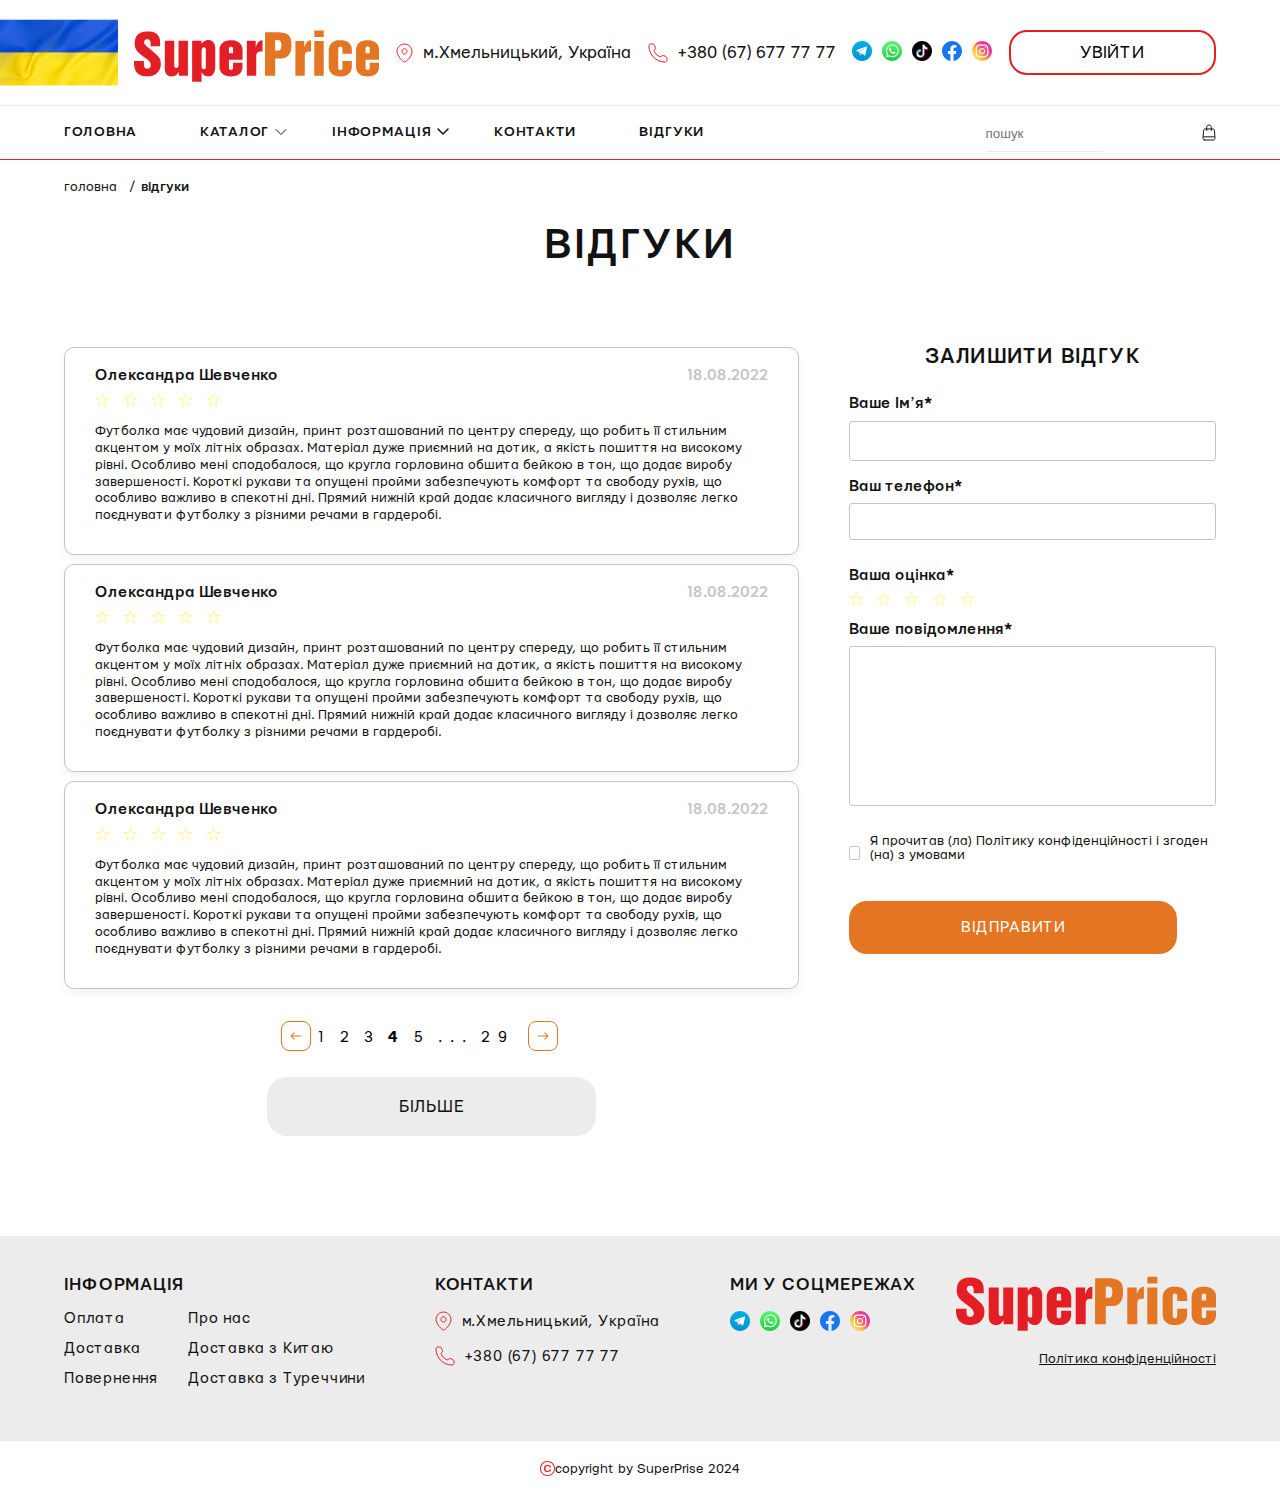
<file: docs/comment.html>
<!DOCTYPE html><html lang="en"><head><meta charset="UTF-8"><meta name="viewport" content="width=device-width, initial-scale=1.0, user-scalable=yes, maximum-scale=2.0"><link rel="stylesheet" href="css/style.css"></head><body id="body"><header><div class="fixed-header"><div class="top-line-header"><div class="wrapper d-flex header item-center"><div class="flex-between burger-logo item-center"><div class="logo flag-img"><a href="index.html"><img src="img/logo.svg" alt="logo"></a></div></div><div class="icon-mobile flex-between item-center"><div class="search-mobile"> <a href="#"> <svg xmlns="http://www.w3.org/2000/svg" width="15" height="15" viewBox="0 0 15 15" fill="none">
<path fill-rule="evenodd" clip-rule="evenodd" d="M6.67279 0.9375C3.50528 0.9375 0.9375 3.50528 0.9375 6.67279C0.9375 9.84031 3.50528 12.4081 6.67279 12.4081C9.84031 12.4081 12.4081 9.84031 12.4081 6.67279C12.4081 3.50528 9.84031 0.9375 6.67279 0.9375ZM0 6.67279C0 2.98751 2.98751 0 6.67279 0C10.3581 0 13.3456 2.98751 13.3456 6.67279C13.3456 8.34673 12.7292 9.8767 11.711 11.0481L14.8627 14.1998C15.0458 14.3829 15.0458 14.6796 14.8627 14.8627C14.6796 15.0458 14.3829 15.0458 14.1998 14.8627L11.0481 11.711C9.8767 12.7292 8.34673 13.3456 6.67279 13.3456C2.98751 13.3456 0 10.3581 0 6.67279Z" fill="#121212"/>
</svg></a></div><p class="cart-cta"> <a href="basket.html"><svg xmlns="http://www.w3.org/2000/svg" width="14" height="17" viewBox="0 0 14 17" fill="none">
<path d="M4.70763 6.52632V3.36842C4.70763 2.06038 5.73396 1 7 1C8.26604 1 9.29237 2.06038 9.29237 3.36842V6.52632M1.65115 12.8421H12.3489M2.52832 16H11.4717C12.3586 16 13.0592 15.2226 12.996 14.3086L12.4502 6.41382C12.3931 5.58755 11.7277 4.94737 10.9259 4.94737H3.07412C2.27235 4.94737 1.60689 5.58755 1.54976 6.41382L1.00396 14.3086C0.940773 15.2226 1.64142 16 2.52832 16Z" stroke="#121212" stroke-linecap="round"/>
</svg></a></p><p class="cabinet-cta"><a href="#"><svg xmlns="http://www.w3.org/2000/svg" width="17" height="16" viewBox="0 0 17 16" fill="none">
<circle cx="8.50065" cy="4.16667" r="3.66667" stroke="#121212"/>
<path d="M16 14.9999C16 11.318 12.6421 8.33325 8.5 8.33325C4.35786 8.33325 1 11.318 1 14.9999" stroke="#121212" stroke-linecap="round"/>
</svg></a></p></div><div class="adress-header"> <a class="d-flex item-center" href="#"><svg xmlns="http://www.w3.org/2000/svg" width="17" height="20" viewBox="0 0 17 20" fill="none">
<path fill-rule="evenodd" clip-rule="evenodd" d="M8.5 19C10.125 19 16 13.0996 16 8.94118C16 4.17647 12.366 1 8.5 1C4.63401 1 1 4.17647 1 8.52941C1 12.6878 6.875 19 8.5 19ZM8.5 11.0588C9.88071 11.0588 11 9.8737 11 8.41177C11 6.94983 9.88071 5.76471 8.5 5.76471C7.11929 5.76471 6 6.94983 6 8.41177C6 9.8737 7.11929 11.0588 8.5 11.0588Z" stroke="#E31F25"/>
</svg> <span>м.Хмельницький, Україна</span></a></div><div class="phone-header"> <a class="d-flex item-center" href="tel:+380"><svg xmlns="http://www.w3.org/2000/svg" width="20" height="20" viewBox="0 0 20 20" fill="none">
<path d="M19 17V15.3541C19 14.5363 18.5021 13.8008 17.7428 13.4971L15.7086 12.6835C14.7429 12.2971 13.6422 12.7156 13.177 13.646L13 14C13 14 10.5 13.5 8.5 11.5C6.5 9.5 6 7 6 7L6.35402 6.82299C7.28438 6.35781 7.70285 5.25714 7.31654 4.29136L6.50289 2.25722C6.19916 1.4979 5.46374 1 4.64593 1H3C1.89543 1 1 1.89543 1 3C1 11.8366 8.16344 19 17 19C18.1046 19 19 18.1046 19 17Z" stroke="#E31F25" stroke-linejoin="round"/>
</svg><span>+380 (67) 677 77 77</span></a></div><div class="social-header"><div class="d-flex social-icon"><p><a href="https://t.me/"> <svg xmlns="http://www.w3.org/2000/svg" width="20" height="20" viewBox="0 0 20 20" fill="none">
<g clip-path="url(#clip0_213_16744)">
<path d="M10 20C15.5228 20 20 15.5228 20 10C20 4.47715 15.5228 0 10 0C4.47715 0 0 4.47715 0 10C0 15.5228 4.47715 20 10 20Z" fill="url(#paint0_linear_213_16744)"/>
<path d="M6.7998 10.7L7.9998 14C7.9998 14 8.0998 14.3 8.2998 14.3C8.4998 14.3 10.7998 11.8 10.7998 11.8L13.3998 6.7L6.7998 9.9V10.7Z" fill="#C1DAEA"/>
<path d="M8.29966 11.6L8.09966 14C8.09966 14 7.99966 14.7 8.69966 14C9.39966 13.3 10.1997 12.7 10.1997 12.7L8.29966 11.6Z" fill="#9CC6D9"/>
<path d="M6.8001 10.8L4.4001 10C4.4001 10 4.1001 9.9 4.2001 9.6C4.2001 9.5 4.3001 9.5 4.4001 9.4C4.9001 9 14.4001 5.6 14.4001 5.6C14.4001 5.6 14.7001 5.5 14.8001 5.6C14.9001 5.6 14.9001 5.7 15.0001 5.8C15.0001 5.8 15.0001 5.9 15.0001 6C15.0001 6.1 15.0001 6.1 15.0001 6.2C14.9001 7.1 13.2001 14.1 13.2001 14.1C13.2001 14.1 13.1001 14.5 12.7001 14.5C12.6001 14.5 12.4001 14.5 12.2001 14.3C11.5001 13.7 9.0001 12 8.4001 11.6C8.4001 11.6 8.4001 11.6 8.4001 11.5V11.4C8.4001 11.4 12.8001 7.5 12.9001 7.1C12.9001 7.1 12.9001 7.1 12.8001 7.1C12.5001 7.2 7.5001 10.4 6.9001 10.7C6.9001 10.9 6.8001 10.8 6.8001 10.8Z" fill="white"/>
</g>
<defs>
<linearGradient id="paint0_linear_213_16744" x1="10" y1="20" x2="10" y2="0" gradientUnits="userSpaceOnUse">
<stop stop-color="#0093D4"/>
<stop offset="1" stop-color="#00B0E5"/>
</linearGradient>
<clipPath id="clip0_213_16744">
<rect width="20" height="20" fill="white"/>
</clipPath>
</defs>
</svg></a></p><p><a href="whatsapp://send?phone=+12345678910"> <svg xmlns="http://www.w3.org/2000/svg" width="20" height="20" viewBox="0 0 20 20" fill="none">
<g clip-path="url(#clip0_213_16752)">
<path d="M10 20C15.5228 20 20 15.5228 20 10C20 4.47715 15.5228 0 10 0C4.47715 0 0 4.47715 0 10C0 15.5228 4.47715 20 10 20Z" fill="url(#paint0_linear_213_16752)"/>
<path fill-rule="evenodd" clip-rule="evenodd" d="M14.8004 5.3C13.6004 4.1 12.0004 3.4 10.3004 3.4C6.80039 3.5 4.00039 6.3 4.00039 9.8C4.00039 10.9 4.30039 12 4.80039 13L3.90039 16.3L7.30039 15.4C8.20039 15.9 9.30039 16.2 10.3004 16.2C13.8004 16.2 16.6004 13.4 16.6004 9.9C16.7004 8.1 16.0004 6.5 14.8004 5.3ZM10.3004 15.1C9.40039 15.1 8.40039 14.8 7.60039 14.4L7.40039 14.3L5.40039 14.8L6.00039 12.8L5.90039 12.6C5.30039 11.8 5.00039 10.8 5.10039 9.8C5.10039 6.9 7.50039 4.5 10.4004 4.5C11.8004 4.5 13.1004 5 14.1004 6C15.1004 7 15.6004 8.3 15.6004 9.7C15.6004 12.7 13.2004 15.1 10.3004 15.1ZM13.2004 11.1C13.0004 11 12.3004 10.6 12.1004 10.6C12.0004 10.5 11.8004 10.5 11.7004 10.7C11.6004 10.9 11.3004 11.2 11.2004 11.3C11.1004 11.4 11.0004 11.4 10.9004 11.3C10.7004 11.2 10.2004 11.1 9.60039 10.5C9.10039 10.1 8.80039 9.6 8.70039 9.4C8.60039 9.2 8.70039 9.2 8.80039 9.1C8.90039 9.1 9.00039 9 9.10039 8.9C9.20039 8.8 9.20039 8.7 9.30039 8.6C9.40039 8.5 9.30039 8.4 9.30039 8.3C9.30039 8.2 8.90039 7.4 8.80039 7.1C8.60039 6.8 8.50039 6.9 8.40039 6.9C8.30039 6.9 8.20039 6.9 8.10039 6.9C8.00039 6.9 7.80039 6.9 7.70039 7.1C7.50039 7.2 7.10039 7.6 7.10039 8.4C7.10039 9.2 7.70039 9.9 7.70039 10C7.80039 10.1 8.80039 11.7 10.4004 12.4C10.8004 12.6 11.1004 12.7 11.3004 12.7C11.7004 12.8 12.0004 12.8 12.3004 12.8C12.6004 12.8 13.2004 12.4 13.4004 12C13.5004 11.6 13.5004 11.3 13.5004 11.2C13.5004 11.2 13.4004 11.2 13.2004 11.1Z" fill="white"/>
</g>
<defs>
<linearGradient id="paint0_linear_213_16752" x1="10" y1="18.547" x2="10" y2="-1.453" gradientUnits="userSpaceOnUse">
<stop stop-color="#27CD44"/>
<stop offset="1" stop-color="#5FFB7C"/>
</linearGradient>
<clipPath id="clip0_213_16752">
<rect width="20" height="20" fill="white"/>
</clipPath>
</defs>
</svg></a></p><p><a href=""> <svg xmlns="http://www.w3.org/2000/svg" width="20" height="20" viewBox="0 0 20 20" fill="none">
<g clip-path="url(#clip0_213_16759)">
<path d="M10 20C15.5228 20 20 15.5228 20 10C20 4.47715 15.5228 0 10 0C4.47715 0 0 4.47715 0 10C0 15.5228 4.47715 20 10 20Z" fill="black"/>
<path d="M7.29961 14C7.39961 14.1 7.49961 14.2 7.59961 14.3C7.89961 14.6 8.29961 14.7 8.69961 14.7C9.69961 14.8 10.5996 14 10.6996 13V12.9C10.6996 9.9 10.6996 6.9 10.6996 3.9C10.6996 3.7 10.6996 3.7 10.8996 3.7C11.3996 3.7 11.7996 3.7 12.2996 3.7H12.3996V3.8C12.5996 4.6 12.9996 5.2 13.6996 5.7L13.7996 5.8C13.7996 5.8 13.8996 5.8 13.8996 5.9C13.9996 6 14.0996 6.1 14.1996 6.1C14.5996 6.4 14.9996 6.6 15.3996 6.7H15.4996V6.8C15.4996 7.3 15.4996 7.9 15.4996 8.4C15.4996 8.5 15.4996 8.5 15.3996 8.5C14.9996 8.5 14.5996 8.4 14.2996 8.4C13.6996 8.3 13.0996 8 12.4996 7.6C12.4996 7.6 12.3996 7.5 12.3996 7.6V7.7C12.3996 9.2 12.3996 10.7 12.3996 12.2C12.3996 13.2 12.0996 14.2 11.3996 15C10.6996 15.8 9.79961 16.3 8.69961 16.5C7.89961 16.6 6.99961 16.5 6.29961 16.1C6.19961 16 6.09961 16 5.89961 15.9L5.79961 15.8C5.49961 15.6 5.39961 15.3 5.19961 15C4.89961 14.6 4.79961 14.1 4.69961 13.6C4.69961 13.3 4.59961 13 4.59961 12.7C4.69961 11.7 4.99961 10.9 5.59961 10.2C6.09961 9.6 6.79961 9.2 7.49961 8.9C7.79961 8.8 8.09961 8.7 8.49961 8.7C8.59961 8.7 8.59961 8.7 8.69961 8.7H8.79961V8.8C8.79961 9.3 8.79961 9.9 8.79961 10.4C8.79961 10.4 8.79961 10.4 8.79961 10.5C8.79961 10.6 8.79961 10.6 8.69961 10.6C8.59961 10.6 8.39961 10.5 8.29961 10.5C8.09961 10.5 7.79961 10.5 7.59961 10.6C6.89961 10.9 6.39961 11.4 6.29961 12.2C6.19961 13 6.49961 13.6 7.09961 14C7.19961 13.9 7.29961 14 7.29961 14Z" fill="white"/>
<path d="M5.90039 15.9C6.40039 16.2 7.00039 16.4 7.50039 16.5C7.80039 16.5 8.10039 16.6 8.30039 16.5C9.20039 16.5 10.1004 16.1 10.8004 15.5C11.5004 14.9 12.0004 14.2 12.2004 13.3C12.3004 13 12.3004 12.7 12.3004 12.5C12.3004 12.3 12.3004 12.2 12.3004 12C12.3004 10.6 12.3004 9.2 12.3004 7.8V7.7H12.4004C12.9004 8 13.4004 8.3 14.0004 8.5C14.3004 8.6 14.7004 8.6 15.0004 8.7C15.1004 8.7 15.3004 8.7 15.4004 8.7C15.5004 8.7 15.5004 8.7 15.5004 8.6C15.5004 8.5 15.5004 8.5 15.5004 8.4C15.5004 7.9 15.5004 7.4 15.5004 7V6.9C15.6004 6.9 15.8004 6.9 15.9004 7C16.0004 7 16.1004 7 16.1004 7C16.1004 7 16.2004 7 16.2004 7.1C16.2004 7.8 16.2004 8.5 16.2004 9.2C16.2004 9.3 16.2004 9.3 16.1004 9.3C15.9004 9.3 15.7004 9.3 15.5004 9.3C15.1004 9.2 14.6004 9.1 14.2004 9C13.8004 8.8 13.4004 8.6 13.1004 8.4C13.1004 8.4 13.1004 8.4 13.0004 8.3V8.4C13.0004 9.9 13.0004 11.4 13.0004 12.9C13.0004 13.7 12.8004 14.5 12.4004 15.1C11.9004 15.9 11.2004 16.5 10.2004 16.8C9.60039 17 9.10039 17.1 8.50039 17C7.60039 17 6.70039 16.6 5.90039 15.9Z" fill="#EC1655"/>
<path d="M12.5004 3.8C12.4004 3.8 12.4004 3.8 12.5004 3.8C11.9004 3.8 11.4004 3.8 10.9004 3.8C10.8004 3.8 10.8004 3.8 10.8004 3.9C10.8004 6.9 10.8004 9.9 10.8004 12.8C10.8004 13 10.8004 13.2 10.7004 13.4C10.5004 14.1 10.0004 14.6 9.30039 14.7C8.50039 14.9 7.90039 14.6 7.40039 14C7.50039 14.1 7.70039 14.1 7.90039 14.1C8.40039 14.2 8.90039 14.1 9.30039 13.9C9.80039 13.6 10.1004 13.1 10.2004 12.6C10.2004 12.5 10.2004 12.4 10.2004 12.3C10.2004 9.3 10.2004 6.3 10.2004 3.4C10.2004 3.3 10.2004 3.3 10.3004 3.3C11.0004 3.3 11.7004 3.3 12.4004 3.3C12.5004 3.3 12.5004 3.3 12.5004 3.4C12.4004 3.4 12.4004 3.6 12.5004 3.8Z" fill="#0CBAC6"/>
<path d="M8.8 8.70001C8.4 8.70001 8 8.70001 7.6 8.90001C7 9.10001 6.5 9.40001 6 9.80001C5.4 10.3 5 11 4.8 11.8C4.7 12.1 4.7 12.4 4.7 12.6C4.7 12.8 4.7 12.9 4.7 13.1C4.7 13.6 4.8 14 5 14.5C5.2 15 5.5 15.4 5.8 15.8C5.7 15.8 5.7 15.7 5.6 15.6C4.9 15.1 4.4 14.4 4.2 13.5C4.1 13.3 4 13 4 12.7C4 12.5 4 12.3 4 12C4 11.5 4.2 11 4.4 10.6C4.6 10.1 4.9 9.70001 5.3 9.30001C5.7 8.90001 6.2 8.50001 6.8 8.30001C7.2 8.20001 7.5 8.10001 7.9 8.10001C8.2 8.10001 8.5 8.10001 8.7 8.10001C8.7 8.10001 8.8 8.10001 8.8 8.20001C8.8 8.30001 8.8 8.50001 8.8 8.70001Z" fill="#0CBAC6"/>
<path d="M7.29997 14C7.09997 13.9 6.99997 13.8 6.89997 13.7C6.59997 13.4 6.39997 13 6.29997 12.5C6.19997 11.5 6.79997 10.7 7.59997 10.4C7.99997 10.3 8.29997 10.3 8.69997 10.4C8.69997 10.4 8.69997 10.4 8.79997 10.4V10.3C8.79997 9.80001 8.79997 9.20001 8.79997 8.70001V8.60001C8.99997 8.60001 9.19997 8.60001 9.39997 8.60001C9.39997 9.30001 9.39997 10 9.39997 10.8V10.9C9.29997 10.9 9.19997 10.9 9.09997 10.8C8.49997 10.7 7.99997 10.9 7.59997 11.2C7.19997 11.5 6.99997 11.9 6.89997 12.4C6.89997 13.1 6.99997 13.5 7.29997 14Z" fill="#EC1655"/>
<path d="M13.9004 5.9C13.7004 5.8 13.5004 5.6 13.3004 5.4C12.8004 4.9 12.6004 4.4 12.4004 3.8C12.6004 3.8 12.8004 3.8 13.0004 3.8C13.0004 4.3 13.2004 4.8 13.4004 5.3C13.6004 5.5 13.7004 5.7 13.9004 5.9Z" fill="#EC1655"/>
<path d="M15.6 6.9C15 6.8 14.6 6.5 14.1 6.2C14.1 6.1 14 6 14 6C14 6 14 6 14.1 6C14.4 6.2 14.8 6.3 15.2 6.4C15.3 6.4 15.5 6.4 15.7 6.4C15.8 6.4 15.8 6.4 15.8 6.5C15.6 6.6 15.6 6.7 15.6 6.9Z" fill="#0CBAC6"/>
</g>
<defs>
<clipPath id="clip0_213_16759">
<rect width="20" height="20" fill="white"/>
</clipPath>
</defs>
</svg></a></p><p><a href=""> <svg xmlns="http://www.w3.org/2000/svg" width="20" height="20" viewBox="0 0 20 20" fill="none">
<g clip-path="url(#clip0_213_16771)">
<path d="M10 0C4.5 0 0 4.5 0 10C0 15 3.7 19.1 8.4 19.9V12.9H5.9V10H8.4V7.8C8.4 5.3 9.9 3.9 12.2 3.9C13.3 3.9 14.4 4.1 14.4 4.1V6.6H13.1C11.9 6.6 11.5 7.4 11.5 8.2V10H14.3L13.9 12.9H11.6V19.9C16.3 19.1 20 15 20 10C20 4.5 15.5 0 10 0Z" fill="#1677F0"/>
</g>
<defs>
<clipPath id="clip0_213_16771">
<rect width="20" height="20" fill="white"/>
</clipPath>
</defs>
</svg></a></p><p><a href=""> <svg xmlns="http://www.w3.org/2000/svg" width="20" height="20" viewBox="0 0 20 20" fill="none">
<g clip-path="url(#clip0_213_16773)">
<path d="M10.0002 18.7C14.8603 18.7 18.8002 14.7601 18.8002 9.9C18.8002 5.03989 14.8603 1.1 10.0002 1.1C5.14009 1.1 1.2002 5.03989 1.2002 9.9C1.2002 14.7601 5.14009 18.7 10.0002 18.7Z" fill="white"/>
<path d="M10 20C4.5 20 0 15.5 0 10C0 4.5 4.5 0 10 0C15.5 0 20 4.5 20 10C20 15.5 15.5 20 10 20ZM13.4 5.9C13 5.9 12.7 6.2 12.7 6.6C12.7 7 13 7.3 13.4 7.3C13.8 7.3 14.1 7 14.1 6.6C14.1 6.2 13.8 5.9 13.4 5.9ZM10.1 6.9C8.4 6.9 7 8.3 7 10C7 11.7 8.4 13.1 10.1 13.1C11.8 13.1 13.2 11.7 13.2 10C13.2 8.3 11.8 6.9 10.1 6.9ZM10.1 12C9 12 8.1 11.1 8.1 10C8.1 8.9 9 8 10.1 8C11.2 8 12.1 8.9 12.1 10C12.1 11.1 11.2 12 10.1 12ZM16.4 7.4C16.4 5.3 14.7 3.6 12.6 3.6H7.6C5.5 3.6 3.8 5.3 3.8 7.4V12.4C3.8 14.5 5.5 16.2 7.6 16.2H12.6C14.7 16.2 16.4 14.5 16.4 12.4V7.4ZM15.2 12.4C15.2 13.8 14 15 12.6 15H7.6C6.1 15 5 13.9 5 12.4V7.4C5 6 6.1 4.8 7.6 4.8H12.6C14 4.8 15.2 6 15.2 7.4V12.4Z" fill="url(#paint0_linear_213_16773)"/>
</g>
<defs>
<linearGradient id="paint0_linear_213_16773" x1="1.92" y1="16.88" x2="26.7298" y2="-4.2452" gradientUnits="userSpaceOnUse">
<stop offset="0.0011048" stop-color="#FFE185"/>
<stop offset="0.2094" stop-color="#FFBB36"/>
<stop offset="0.3765" stop-color="#FF5176"/>
<stop offset="0.5238" stop-color="#F63395"/>
<stop offset="0.7394" stop-color="#A436D2"/>
<stop offset="1" stop-color="#5F4EED"/>
</linearGradient>
<clipPath id="clip0_213_16773">
<rect width="20" height="20" fill="white"/>
</clipPath>
</defs>
</svg></a></p></div></div><div class="entry-button cabinet-cta"> <form action="#"> <button type="submit">увійти</button></form></div><div class="burger burger-fix" id="burger"><span class="bord"></span></div><div class="black-fon-popup black-fon-reg d-none"></div><div class="popup-cabinet d-none"><div class="registration"><a class="cancel-popup-cabinet" href="#"> <svg xmlns="http://www.w3.org/2000/svg" width="22" height="22" viewBox="0 0 22 22" fill="none">
<path d="M20.9999 1.00008L1 21M0.999915 1L20.9998 20.9999" stroke="#D9D9D9" stroke-width="2" stroke-linecap="round" stroke-linejoin="round"/>
</svg></a><h2>особистий кабінет</h2><div class="d-flex item-center cta-reg"><a class="entry active-link" href="#">вхід</a><a class="registration" href="#">Реєстрація</a></div><div class="entry-form active-form"><form action="#"><p> <label for="emailEntry">E-mail</label><input type="email" name="emailEntry" id="emailEntry" placeholder="E-mail" required autocomplete="username"></p><p> <label for="passwordEntry">Пароль</label><input class="password" type="password" id="passwordEntry" name="passwordEntry" placeholder="Ваш пароль" required autocomplete="current-password" minlength="6" maxlength="25"><a class="eye closeEye" href="#" data-target="passwordEntry"><svg class="openEye" xmlns="http://www.w3.org/2000/svg" width="17" height="12" viewBox="0 0 17 12" fill="none">
<path d="M1.39258 7.004C1.19843 6.7376 1.10136 6.6044 1.03454 6.3467C0.988487 6.16909 0.988487 5.83091 1.03454 5.6533C1.10136 5.3956 1.19843 5.2624 1.39258 4.996C2.45644 3.5362 4.78758 1 8.14286 1C11.4981 1 13.8293 3.5362 14.8931 4.996C15.0873 5.2624 15.1844 5.3956 15.2512 5.6533C15.2972 5.83091 15.2972 6.16909 15.2512 6.3467C15.1844 6.6044 15.0873 6.7376 14.8931 7.004C13.8293 8.4638 11.4981 11 8.14286 11C4.78758 11 2.45644 8.4638 1.39258 7.004Z" stroke="#D9D9D9" stroke-width="1.5" stroke-linecap="round" stroke-linejoin="round"/>
<path d="M8.14244 7.42857C8.93142 7.42857 9.57101 6.78898 9.57101 6C9.57101 5.21102 8.93142 4.57143 8.14244 4.57143C7.35346 4.57143 6.71387 5.21102 6.71387 6C6.71387 6.78898 7.35346 7.42857 8.14244 7.42857Z" stroke="#D9D9D9" stroke-width="1.5" stroke-linecap="round" stroke-linejoin="round"/>
</svg></a></p><a href="#">Забули пароль?</a><p class="btn-block-reg"><button class="btn-reg" type="submit"> увійти </button></p></form></div><div class="registration-form"> <form action="#"> <p> <label for="nameReg">Імʼя та прізвище</label><input type="text" name="nameReg" placeholder="Ваше імʼя та прізвище" required maxlength="50"></p><p> <label for="emailReg">E-mail</label><input type="email" name="emailReg" placeholder="E-mail" required autocomplete="username" maxlength="50"></p><p> <label for="passwordReg">Пароль<span>(Пароль повинен бути не менше 6 символів)</span></label><input class="password" type="password" id="passwordReg" name="passwordReg" placeholder="Ваш пароль" required autocomplete="new-password" minlength="6" maxlength="25"><a class="eye closeEye" href="#" data-target="passwordReg"><svg class="openEye" xmlns="http://www.w3.org/2000/svg" width="17" height="12" viewBox="0 0 17 12" fill="none">
<path d="M1.39258 7.004C1.19843 6.7376 1.10136 6.6044 1.03454 6.3467C0.988487 6.16909 0.988487 5.83091 1.03454 5.6533C1.10136 5.3956 1.19843 5.2624 1.39258 4.996C2.45644 3.5362 4.78758 1 8.14286 1C11.4981 1 13.8293 3.5362 14.8931 4.996C15.0873 5.2624 15.1844 5.3956 15.2512 5.6533C15.2972 5.83091 15.2972 6.16909 15.2512 6.3467C15.1844 6.6044 15.0873 6.7376 14.8931 7.004C13.8293 8.4638 11.4981 11 8.14286 11C4.78758 11 2.45644 8.4638 1.39258 7.004Z" stroke="#D9D9D9" stroke-width="1.5" stroke-linecap="round" stroke-linejoin="round"/>
<path d="M8.14244 7.42857C8.93142 7.42857 9.57101 6.78898 9.57101 6C9.57101 5.21102 8.93142 4.57143 8.14244 4.57143C7.35346 4.57143 6.71387 5.21102 6.71387 6C6.71387 6.78898 7.35346 7.42857 8.14244 7.42857Z" stroke="#D9D9D9" stroke-width="1.5" stroke-linecap="round" stroke-linejoin="round"/>
</svg></a></p><p> <label for="passwordReg2">Повторіть пароль</label><input class="password" type="password" id="passwordReg2" name="passwordReg2" placeholder="Ваш пароль" required autocomplete="new-password" minlength="6" maxlength="25"><a class="eye closeEye" href="#" data-target="passwordReg2"><svg class="openEye" xmlns="http://www.w3.org/2000/svg" width="17" height="12" viewBox="0 0 17 12" fill="none">
<path d="M1.39258 7.004C1.19843 6.7376 1.10136 6.6044 1.03454 6.3467C0.988487 6.16909 0.988487 5.83091 1.03454 5.6533C1.10136 5.3956 1.19843 5.2624 1.39258 4.996C2.45644 3.5362 4.78758 1 8.14286 1C11.4981 1 13.8293 3.5362 14.8931 4.996C15.0873 5.2624 15.1844 5.3956 15.2512 5.6533C15.2972 5.83091 15.2972 6.16909 15.2512 6.3467C15.1844 6.6044 15.0873 6.7376 14.8931 7.004C13.8293 8.4638 11.4981 11 8.14286 11C4.78758 11 2.45644 8.4638 1.39258 7.004Z" stroke="#D9D9D9" stroke-width="1.5" stroke-linecap="round" stroke-linejoin="round"/>
<path d="M8.14244 7.42857C8.93142 7.42857 9.57101 6.78898 9.57101 6C9.57101 5.21102 8.93142 4.57143 8.14244 4.57143C7.35346 4.57143 6.71387 5.21102 6.71387 6C6.71387 6.78898 7.35346 7.42857 8.14244 7.42857Z" stroke="#D9D9D9" stroke-width="1.5" stroke-linecap="round" stroke-linejoin="round"/>
</svg></a></p><p class="btn-block-reg"> <button class="btn-reg" type="submit">зареєструватися </button></p></form></div></div></div></div></div><div class="black-fon"></div><div class="header-navigation"> <nav class="wrapper flex-between item-center"><div class="nav_container"><ul class="navigation-menu-catalog"><li class="mobile-head-menu"> <span>меню</span><span class="cancel-menu"><svg xmlns="http://www.w3.org/2000/svg" width="12" height="12" viewBox="0 0 12 12" fill="none">
<path d="M11 1.00004L1 11M0.999958 1L10.9999 11" stroke="#121212" stroke-opacity="0.5" stroke-linecap="round" stroke-linejoin="round"/>
</svg></span></li><li><a class="d-block" href="index.html">головна</a></li><li><a class="down-menu" href="javascript:void(0)">каталог<svg xmlns="http://www.w3.org/2000/svg" width="12" height="7" viewBox="0 0 12 7" fill="none">
<path d="M1 1L6 6L11 1" stroke="#121212" stroke-linecap="round"/>
</svg></a><div class="sub-menu-main mobile-menu"><ul class="sub-menu"><li><a href="catalog.html"><span>Чоловічий одяг</span></a><div class="second-subMenu"><ul><li><a href="#">футболки</a></li><li><a href="#">худі</a></li><li><a href="#">носки</a></li><li><a href="#">спідня білизна</a></li><li><a href="#">спортивні штани</a></li><li><a href="#">джинси</a></li><li><a href="#">шорти</a></li><li><a href="#">сорочки</a></li><li><a href="#">футолки поло</a></li><li><a href="#">костюми</a></li><li><a href="#">верхній одяг</a></li></ul></div></li><li><a href="catalog.html"><span>Чоловіче взуття</span></a><div class="second-subMenu"><ul><li><a href="#">тапки</a></li><li><a href="#">кросівки</a></li><li><a href="#">кеди</a></li><li><a href="#">туфлі</a></li></ul></div></li><li><a href="catalog.html"><span>Жіночий одяг</span></a><div class="second-subMenu"><ul><li><a href="#">футболки</a></li><li><a href="#">худі</a></li><li><a href="#">носки</a></li><li><a href="#">спідня білизна</a></li><li><a href="#">спортивні штани</a></li><li><a href="#">джинси</a></li><li><a href="#">шорти</a></li><li><a href="#">сорочки</a></li><li><a href="#">сукні</a></li><li><a href="#">жилетки</a></li><li><a href="#">пальто</a></li><li><a href="#">майки</a></li><li><a href="#">лосини</a></li><li><a href="#">комбінезони</a></li><li><a href="#">спідниці</a></li><li><a href="#">топи</a></li></ul></div></li><li><a href="catalog.html"><span>Жіноче взуття</span></a><div class="second-subMenu"><ul><li><a href="#">тапки</a></li><li><a href="#">кросівки</a></li><li><a href="#">кеди</a></li><li><a href="#">туфлі</a></li><li><a href="#">балетки</a></li><li><a href="#">уги</a></li></ul></div></li><li><a href="catalog.html"><span>Дитячий одяг</span></a><div class="second-subMenu"><ul><li><a href="#">футболки</a></li><li><a href="#">боді</a></li><li><a href="#">штани</a></li><li><a href="#">лосини</a></li><li><a href="#">худі</a></li><li><a href="#">шорти</a></li><li><a href="#">джинси</a></li><li><a href="#">комбінезони</a></li><li><a href="#">купальники</a></li></ul></div></li><li><a href="catalog.html"><span>Підлітковий одяг</span></a><div class="second-subMenu"><ul><li><a href="#">футболки</a></li><li><a href="#">худі</a></li><li><a href="#">носки</a></li><li><a href="#">спідня білизна</a></li><li><a href="#">спортивні штани</a></li><li><a href="#">джинси</a></li><li><a href="#">шорти</a></li><li><a href="#">сорочки</a></li><li><a href="#">сукні</a></li><li><a href="#">жилетки</a></li><li><a href="#">пальто</a></li><li><a href="#">майки</a></li></ul></div></li><li><a href="catalog.html"><span>Головні убори</span></a><div class="second-subMenu"><ul><li><a href="#">кепки</a></li><li><a href="#">панамки</a></li><li><a href="#">шапки</a></li></ul></div></li><li><a href="catalog.html"><span>Рюкзаки, сумки, гаманці</span></a></li><li><a href="catalog.html"><span>Товари для дому</span></a><div class="second-subMenu"><ul><li><a href="#">посуд</a></li><li><a href="#">вази</a></li><li><a href="#">господарські товари</a></li><li><a href="#">ліхтарики</a></li><li><a href="#">скарбнички</a></li><li><a href="#">усе для кухні</a></li></ul></div></li><li><a href="catalog.html"><span>Іграшки</span></a></li><li><a href="catalog.html"><span>Аксесуари</span></a></li><li><a href="catalog.html"><span>Канцтовари</span></a></li><li><a href="catalog.html"><span>Товари з українською символікою              </span></a></li></ul></div></li><li><a class="down-menu d-block" href="help.html">інформація<svg class="position-center help-svg" xmlns="http://www.w3.org/2000/svg" width="12" height="8" viewBox="0 0 12 8" fill="none">
<path d="M1 1L6 6L11 1" stroke-width="1.5" stroke-linecap="round"/>
</svg></a><ul class="help-sub-menu"><li><a href="help.html#price" data-href="price"><svg xmlns="http://www.w3.org/2000/svg" width="96" height="75" viewBox="0 0 96 75" fill="none">
<g clip-path="url(#clip0_469_12415)">
<path d="M80.85 75H8.475C3.825 75 0 71.175 0 66.525V15.3C0 10.65 3.825 6.825 8.475 6.825H80.85C85.5 6.825 89.325 10.65 89.325 15.3V32.925C89.325 33.375 88.95 33.675 88.575 33.675H65.475C61.5 33.675 58.275 36.9 58.275 40.875C58.275 44.85 61.5 48.075 65.475 48.075H88.5C88.95 48.075 89.25 48.45 89.25 48.825V66.45C89.325 71.175 85.5 75 80.85 75ZM8.475 8.4C4.65 8.4 1.575 11.475 1.575 15.3V66.525C1.575 70.35 4.65 73.425 8.475 73.425H80.85C84.675 73.425 87.75 70.35 87.75 66.525V49.65H65.475C60.675 49.65 56.7 45.75 56.7 40.875C56.7 36.075 60.6 32.1 65.475 32.1H87.75V15.3C87.75 11.475 84.675 8.4 80.85 8.4H8.475Z" fill=""/>
<path d="M93.6752 49.65H65.4752C60.6752 49.65 56.7002 45.75 56.7002 40.875C56.7002 36.075 60.6002 32.1 65.4752 32.1H93.6752C93.9752 32.1 94.2002 32.1 94.4252 32.1C94.8002 32.1 95.1752 32.475 95.1752 32.85V48.75C95.1752 49.125 94.8752 49.5 94.5002 49.5C94.2002 49.65 93.9752 49.65 93.6752 49.65ZM65.4752 33.75C61.5002 33.75 58.2752 36.975 58.2752 40.95C58.2752 44.925 61.5002 48.15 65.4752 48.15H93.6002V33.75H65.4752Z" fill=""/>
<path d="M67.9498 45.15C65.6248 45.15 63.6748 43.275 63.6748 40.875C63.6748 38.55 65.5498 36.6 67.9498 36.6C70.2748 36.6 72.2248 38.475 72.2248 40.875C72.1498 43.275 70.2748 45.15 67.9498 45.15ZM67.9498 38.25C66.4498 38.25 65.2498 39.45 65.2498 40.95C65.2498 42.45 66.4498 43.65 67.9498 43.65C69.4498 43.65 70.6498 42.45 70.6498 40.95C70.6498 39.45 69.4498 38.25 67.9498 38.25Z" fill=""/>
<path d="M88.5002 67.95C88.2752 67.95 88.1252 67.875 87.9752 67.725C87.8252 67.575 87.6752 67.35 87.6752 67.05C87.6752 66.825 87.6752 66.675 87.6752 66.45V49.65H65.4752C60.6752 49.65 56.7002 45.75 56.7002 40.875C56.7002 36.075 60.6002 32.1 65.4752 32.1H87.7502V15.3C87.7502 11.475 84.6752 8.4 80.8502 8.4H8.4752C7.9502 8.4 7.50019 8.475 7.05019 8.55C6.82519 8.625 6.5252 8.55 6.3752 8.4C6.1502 8.25 6.0752 8.025 6.0752 7.725C6.4502 3.375 10.1252 0 14.4752 0H86.8502C91.5002 0 95.3252 3.825 95.3252 8.475V59.7C95.3252 63.675 92.5502 67.125 88.6502 67.95C88.6502 67.95 88.5752 67.95 88.5002 67.95ZM65.4752 33.75C61.5002 33.75 58.2752 36.975 58.2752 40.95C58.2752 44.925 61.5002 48.15 65.4752 48.15H88.5002C88.9502 48.15 89.2502 48.525 89.2502 48.9V66.15C91.8752 65.175 93.7502 62.55 93.7502 59.7V8.475C93.7502 4.65 90.6752 1.575 86.8502 1.575H14.4752C11.2502 1.575 8.4752 3.825 7.7252 6.9C7.9502 6.9 8.17519 6.9 8.40019 6.9H80.7752C85.4252 6.9 89.2502 10.725 89.2502 15.375V33C89.2502 33.45 88.8752 33.75 88.5002 33.75H65.4752Z" fill=""/>
<path d="M70.2748 17.25H19.0498C18.5998 17.25 18.2998 16.875 18.2998 16.5C18.2998 16.05 18.6748 15.75 19.0498 15.75H70.3498C70.7998 15.75 71.0998 16.125 71.0998 16.5C71.0998 16.875 70.7248 17.25 70.2748 17.25Z" fill=""/>
<path d="M70.2748 66.225H19.0498C18.5998 66.225 18.2998 65.85 18.2998 65.475C18.2998 65.025 18.6748 64.725 19.0498 64.725H70.3498C70.7998 64.725 71.0998 65.1 71.0998 65.475C71.0998 65.85 70.7248 66.225 70.2748 66.225Z" fill=""/>
<path d="M23.7752 45H15.4502C15.0002 45 14.7002 44.625 14.7002 44.25V36.225C14.7002 35.775 15.0752 35.475 15.4502 35.475H23.7752C24.2252 35.475 24.5252 35.85 24.5252 36.225V44.175C24.5252 44.625 24.1502 45 23.7752 45ZM16.2002 43.425H22.9502V37.05H16.2002V43.425Z" fill=""/>
<path d="M44.6248 45H36.2998C35.8498 45 35.5498 44.625 35.5498 44.25V36.225C35.5498 35.775 35.9248 35.475 36.2998 35.475H44.6248C45.0748 35.475 45.3748 35.85 45.3748 36.225V44.175C45.4498 44.625 45.0748 45 44.6248 45ZM37.1248 43.425H43.8748V37.05H37.1248V43.425Z" fill=""/>
</g>
<defs>
<clipPath id="clip0_469_12415">
<rect width="95.85" height="75" fill="white"/>
</clipPath>
</defs>
</svg><span>Оплата</span></a></li><li><a href="help.html#delivery-info" data-href="delivery-info"><svg xmlns="http://www.w3.org/2000/svg" width="118" height="75" viewBox="0 0 118 75" fill="none">
<path d="M99.1585 20.1923C95.9855 19.6875 89.7114 19.6875 89.7114 19.6875V35.5529C89.7114 35.9856 89.8556 36.4183 90.1441 36.7067C90.4326 37.0673 90.7931 37.2837 91.2258 37.3558L109.832 41.0337C109.976 41.0337 110.048 41.1058 110.192 41.1058C110.625 41.1058 110.985 40.9615 111.346 40.6731C111.779 40.3125 112.067 39.8077 112.067 39.2308V34.6154C112.067 31.2981 110.769 27.9087 108.245 25.3846C105.721 22.8606 102.332 20.625 99.1585 20.1923ZM110.625 39.2308C110.625 39.3029 110.625 39.4471 110.481 39.5913C110.409 39.6635 110.336 39.6635 110.264 39.6635H110.192L91.5864 35.9856C91.5143 35.9856 91.4422 35.9135 91.3701 35.8413C91.298 35.7692 91.298 35.625 91.298 35.5529V21.1298C93.3172 21.1298 96.923 21.274 99.0864 21.5625C101.683 21.9231 104.711 23.726 107.38 26.3942C109.615 28.6298 110.769 31.5144 110.769 34.6154V39.2308H110.625Z" fill=""/>
<path fill-rule="evenodd" clip-rule="evenodd" d="M99.08 20.6861C97.5279 20.4392 95.1946 20.3135 93.229 20.2503C92.2505 20.2189 91.3705 20.2032 90.7351 20.1954C90.5346 20.1929 90.3585 20.1912 90.2114 20.19V35.5529C90.2114 35.8863 90.3242 36.1797 90.4977 36.3532L90.5172 36.3728L90.5345 36.3944C90.7505 36.6643 91.0037 36.8118 91.308 36.8626L91.3154 36.8638L109.89 40.5356C110.016 40.5437 110.113 40.5761 110.163 40.5929L110.17 40.5954C110.187 40.601 110.197 40.6041 110.202 40.6057C110.498 40.6036 110.748 40.5106 111.03 40.2858C111.37 40.0008 111.567 39.6294 111.567 39.2308V34.6154C111.567 31.4254 110.318 28.1648 107.892 25.7382C105.402 23.249 102.109 21.0992 99.091 20.6877L99.08 20.6861ZM109.832 41.0337L91.2258 37.3558C90.7931 37.2837 90.4326 37.0673 90.1441 36.7067C89.8556 36.4183 89.7114 35.9856 89.7114 35.5529V19.6875C89.7114 19.6875 89.8935 19.6875 90.2114 19.69C91.7593 19.7022 96.5261 19.7735 99.1585 20.1923C102.332 20.625 105.721 22.8606 108.245 25.3846C110.769 27.9087 112.067 31.2981 112.067 34.6154V39.2308C112.067 39.8077 111.779 40.3125 111.346 40.6731C110.985 40.9615 110.625 41.1058 110.192 41.1058C110.12 41.1058 110.066 41.0877 110.012 41.0697C109.958 41.0517 109.904 41.0337 109.832 41.0337ZM91.798 21.1324C93.8709 21.1532 97.0917 21.2965 99.0864 21.5625C101.683 21.9231 104.711 23.726 107.38 26.3942C109.615 28.6298 110.769 31.5144 110.769 34.6154V39.2308H110.625C110.625 39.3029 110.625 39.4471 110.481 39.5913C110.409 39.6635 110.336 39.6635 110.264 39.6635H110.192L91.5864 35.9856C91.5143 35.9856 91.4422 35.9135 91.3701 35.8413C91.298 35.7692 91.298 35.625 91.298 35.5529V21.1298C91.4555 21.1298 91.6226 21.1307 91.798 21.1324ZM91.5183 36.4818C91.3543 36.4635 91.2354 36.3834 91.1782 36.3405C91.1127 36.2913 91.054 36.2325 91.0226 36.201C91.0204 36.1988 91.0184 36.1968 91.0165 36.1949C90.8696 36.048 90.8286 35.8681 90.8138 35.7793C90.7978 35.6835 90.7979 35.5944 90.798 35.5577L90.798 20.6298H91.298C93.3276 20.6298 96.958 20.7743 99.1525 21.0669L99.1552 21.0672C101.902 21.4487 105.025 23.3329 107.733 26.0407C110.065 28.3722 111.269 31.385 111.269 34.6154V39.7308H110.999C110.959 39.8015 110.905 39.874 110.834 39.9449C110.614 40.1647 110.362 40.1638 110.273 40.1635C110.27 40.1635 110.267 40.1635 110.264 40.1635H110.143L91.5183 36.4818Z" fill=""/>
<path d="M111.562 21.3462C107.38 17.1635 102.62 14.4231 98.4375 13.8462C94.0385 13.1971 85.7452 13.125 85.3846 13.125H85.024V0H0V56.5385V57.5481V60.8654C0 61.8029 0.360577 62.6683 1.08173 63.3173C1.80288 63.8942 2.66827 64.2548 3.60577 64.2548H16.875C17.5962 70.3125 22.7163 75 28.9904 75C35.2644 75 40.3846 70.3125 41.1058 64.2548H75.3606C76.0817 70.3125 81.2019 75 87.476 75C93.75 75 98.8702 70.3125 99.5914 64.2548H110.625C112.428 64.2548 114.087 63.5336 115.313 62.3077C116.538 61.0817 117.26 59.4231 117.26 57.6202V34.976C117.188 29.7837 115.168 24.9519 111.562 21.3462ZM1.44231 1.44231H83.5817V51.1298C82.6442 51.4904 81.7788 51.9231 81.0577 52.5C79.6154 53.3654 78.3173 54.5913 77.3798 56.0337L77.3077 56.1058H39.5913C37.3558 52.6442 33.4615 50.2644 28.9904 50.2644C24.5192 50.2644 20.5529 52.5721 18.3173 56.1058H1.44231V1.44231ZM3.60577 62.8125C3.02885 62.8125 2.52404 62.5961 2.09135 62.2356C1.65865 61.875 1.44231 61.3702 1.44231 60.8654V57.9808H17.3798C16.7308 59.4231 16.4423 61.0817 16.4423 62.8125H3.60577ZM28.9904 73.5577C23.0769 73.5577 18.2452 68.726 18.2452 62.8125C18.2452 61.0817 18.6779 59.4231 19.399 57.9808C19.6154 57.5481 19.8317 57.1875 20.1202 56.8269C20.2644 56.6106 20.4808 56.3221 20.625 56.1058C22.5721 53.6538 25.601 52.0673 28.9904 52.0673C32.3798 52.0673 35.4087 53.6538 37.3558 56.1058C37.5 56.3221 37.7163 56.5385 37.8606 56.8269C38.149 57.1875 38.3654 57.6202 38.5817 57.9808C39.3029 59.4231 39.7356 61.0817 39.7356 62.8125C39.7356 68.7981 34.9038 73.5577 28.9904 73.5577ZM41.5385 62.8125C41.5385 61.0817 41.1779 59.4952 40.601 57.9808H76.2981C75.649 59.4952 75.2885 61.1538 75.2885 62.8125H41.5385ZM87.4038 73.5577C81.9952 73.5577 77.4519 69.5192 76.8029 64.2548C76.7308 63.75 76.7308 63.3173 76.7308 62.8125C76.7308 60.8654 77.2356 59.1346 78.101 57.5481C78.2452 57.2596 78.3894 57.0433 78.5337 56.8269C78.6058 56.7548 78.6058 56.6827 78.6779 56.6106C79.4712 55.4567 80.5529 54.4471 81.7788 53.726C82.1394 53.5096 82.5 53.2933 82.8606 53.149C83.6538 52.7885 84.4471 52.5 85.3125 52.3558C85.9615 52.2115 86.6827 52.1394 87.4038 52.1394C93.3173 52.1394 98.149 56.9712 98.149 62.8846C98.149 68.7981 93.3894 73.5577 87.4038 73.5577ZM115.745 57.6202C115.745 58.9904 115.24 60.2885 114.231 61.2981C113.221 62.3077 111.923 62.8125 110.553 62.8125H100.024C100.024 55.8894 94.399 50.2644 87.476 50.2644C86.7548 50.2644 86.0337 50.3365 85.3846 50.4086V14.5673C85.3846 14.5673 93.8942 14.6394 98.2212 15.2885C102.548 15.9375 107.091 18.8942 110.553 22.4279C114.014 25.8894 115.745 30.4327 115.745 35.0481V57.6202Z" fill=""/>
<path fill-rule="evenodd" clip-rule="evenodd" d="M98.3692 14.3415L98.3645 14.3408C94.0076 13.698 85.7508 13.625 85.3846 13.625H84.524V0.5H0.5V60.8654C0.5 61.663 0.801632 62.3872 1.40557 62.936C2.05181 63.4495 2.80579 63.7548 3.60577 63.7548H17.319L17.3715 64.1957C18.0631 70.0055 22.9733 74.5 28.9904 74.5C35.0075 74.5 39.9176 70.0055 40.6093 64.1957L40.6618 63.7548H75.8046L75.8571 64.1957C76.5487 70.0055 81.4589 74.5 87.476 74.5C93.4931 74.5 98.4032 70.0055 99.0949 64.1957L99.1473 63.7548H110.625C112.291 63.7548 113.824 63.0891 114.959 61.9541C116.094 60.8192 116.76 59.2867 116.76 57.6202V34.9796C116.688 29.9161 114.72 25.2108 111.209 21.6997C107.072 17.5623 102.407 14.8983 98.3692 14.3415ZM1.08173 63.3173C0.360577 62.6683 0 61.8029 0 60.8654V0H85.024V13.125H85.3846C85.7452 13.125 94.0385 13.1971 98.4375 13.8462C102.62 14.4231 107.38 17.1635 111.562 21.3462C115.168 24.9519 117.188 29.7837 117.26 34.976V57.6202C117.26 59.4231 116.538 61.0817 115.313 62.3077C114.087 63.5336 112.428 64.2548 110.625 64.2548H99.5914C98.8702 70.3125 93.75 75 87.476 75C81.2019 75 76.0817 70.3125 75.3606 64.2548H41.1058C40.3846 70.3125 35.2644 75 28.9904 75C22.7163 75 17.5962 70.3125 16.875 64.2548H3.60577C2.66827 64.2548 1.80288 63.8942 1.08173 63.3173ZM0.942308 0.942308H84.0817V51.4732L83.7612 51.5965C82.8494 51.9472 82.0359 52.3577 81.37 52.8904L81.3438 52.9114L81.3149 52.9287C79.9353 53.7565 78.6936 54.93 77.799 56.3061L77.7704 56.3501L77.5148 56.6058H39.319L39.1713 56.377C37.0206 53.0469 33.2789 50.7644 28.9904 50.7644C24.6941 50.7644 20.8856 52.9813 18.7398 56.3731L18.5926 56.6058H0.942308V0.942308ZM0.942308 57.4808H18.1531L17.8358 58.1859C17.2223 59.5493 16.9423 61.1346 16.9423 62.8125V63.3125H3.60577C2.89347 63.3125 2.27857 63.0424 1.77125 62.6197C1.22141 62.1615 0.942308 61.5144 0.942308 60.8654V57.4808ZM20.2205 55.8111L20.2334 55.7948C22.2713 53.2286 25.442 51.5673 28.9904 51.5673C32.5387 51.5673 35.7094 53.2286 37.7473 55.7948L37.7603 55.8111L37.7718 55.8284C37.8122 55.889 37.8555 55.944 37.9125 56.0165C37.9396 56.051 37.9699 56.0895 38.0045 56.1344C38.0925 56.2488 38.1945 56.3889 38.2828 56.555C38.5079 56.8448 38.7007 57.1836 38.8598 57.463C38.914 57.5582 38.9642 57.6464 39.0105 57.7235L39.0204 57.74L39.0289 57.7572C39.7823 59.264 40.2356 60.9988 40.2356 62.8125C40.2356 69.0764 35.1778 74.0577 28.9904 74.0577C22.8008 74.0577 17.7452 69.0021 17.7452 62.8125C17.7452 60.9988 18.1984 59.264 18.9518 57.7572C19.1759 57.309 19.4068 56.9211 19.7163 56.5315C19.7906 56.4209 19.8795 56.2965 19.9628 56.1798L19.9657 56.1757C20.0573 56.0476 20.1423 55.9285 20.209 55.8284L20.2205 55.8111ZM20.1202 56.8269C19.8317 57.1875 19.6154 57.5481 19.399 57.9808C18.6779 59.4231 18.2452 61.0817 18.2452 62.8125C18.2452 68.726 23.0769 73.5577 28.9904 73.5577C34.9038 73.5577 39.7356 68.7981 39.7356 62.8125C39.7356 61.0817 39.3029 59.4231 38.5817 57.9808C38.5241 57.8847 38.4665 57.7836 38.4075 57.6801C38.245 57.3949 38.0722 57.0915 37.8606 56.8269C37.7681 56.642 37.646 56.4867 37.5323 56.342C37.4686 56.2611 37.4075 56.1834 37.3558 56.1058C35.4087 53.6538 32.3798 52.0673 28.9904 52.0673C25.601 52.0673 22.5721 53.6538 20.625 56.1058C20.5529 56.2139 20.4627 56.3401 20.3726 56.4663C20.2825 56.5925 20.1923 56.7187 20.1202 56.8269ZM41.0385 63.3125V62.8125C41.0385 61.1539 40.6934 59.628 40.1337 58.1588L39.8754 57.4808H77.0564L76.7577 58.1777C76.1338 59.6335 75.7885 61.2253 75.7885 62.8125V63.3125H41.0385ZM78.1588 56.4947L78.1614 56.4895C78.1785 56.4551 78.2163 56.3789 78.2857 56.2986C79.1182 55.0969 80.2456 54.0482 81.5233 53.2962C81.524 53.2958 81.5247 53.2954 81.5253 53.295L81.5392 53.2866C81.8843 53.0796 82.2698 52.8483 82.6639 52.6892C83.4725 52.3223 84.3023 52.0188 85.2171 51.8648C85.9028 51.7136 86.6559 51.6394 87.4038 51.6394C93.5934 51.6394 98.649 56.695 98.649 62.8846C98.649 69.0764 93.6634 74.0577 87.4038 74.0577C81.746 74.0577 76.9895 69.8351 76.3072 64.3208C76.2308 63.7828 76.2308 63.321 76.2308 62.8257V62.8125C76.2308 60.7767 76.759 58.9668 77.6578 57.3164C77.8147 57.004 77.9718 56.7682 78.1138 56.5553L78.1451 56.5084L78.1588 56.4947ZM78.101 57.5481C77.2356 59.1346 76.7308 60.8654 76.7308 62.8125C76.7308 63.3173 76.7308 63.75 76.8029 64.2548C77.4519 69.5192 81.9952 73.5577 87.4038 73.5577C93.3894 73.5577 98.149 68.7981 98.149 62.8846C98.149 56.9712 93.3173 52.1394 87.4038 52.1394C86.6827 52.1394 85.9615 52.2115 85.3125 52.3558C84.4471 52.5 83.6538 52.7885 82.8606 53.149C82.5 53.2933 82.1395 53.5096 81.779 53.7259C80.553 54.447 79.4712 55.4567 78.6779 56.6106C78.6418 56.6466 78.6238 56.6827 78.6058 56.7187C78.5877 56.7548 78.5697 56.7909 78.5337 56.8269C78.3895 57.0432 78.2452 57.2597 78.101 57.5481ZM99.524 63.3125V62.8125C99.524 56.1656 94.1229 50.7644 87.476 50.7644C86.7848 50.7644 86.0875 50.8336 85.4398 50.9056L84.8846 50.9673V14.0631L85.3889 14.0673L85.3846 14.5673V50.4086C85.5471 50.3906 85.7142 50.3725 85.8846 50.3556C86.3948 50.3049 86.9354 50.2644 87.476 50.2644C94.399 50.2644 100.024 55.8894 100.024 62.8125H110.553C111.923 62.8125 113.221 62.3077 114.231 61.2981C115.24 60.2885 115.745 58.9904 115.745 57.6202V35.0481C115.745 30.4327 114.014 25.8894 110.553 22.4279C107.091 18.8942 102.548 15.9375 98.2212 15.2885C94.5229 14.7337 87.7691 14.6004 85.8846 14.5734C85.5643 14.5688 85.3846 14.5673 85.3846 14.5673C85.3889 14.0673 85.3888 14.0673 85.3889 14.0673L85.4867 14.0683C85.5505 14.069 85.6444 14.0701 85.7654 14.0717C86.0075 14.075 86.3578 14.0803 86.7916 14.0888C87.6591 14.1058 88.8611 14.1351 90.1989 14.1848C92.8668 14.284 96.1012 14.4649 98.2953 14.794C102.771 15.4653 107.407 18.5024 110.908 22.076C114.467 25.6358 116.245 30.3076 116.245 35.0481V57.6202C116.245 59.1177 115.691 60.5446 114.584 61.6516C113.477 62.7587 112.05 63.3125 110.553 63.3125H99.524ZM77.3077 56.1058H39.5913C37.3558 52.6442 33.4615 50.2644 28.9904 50.2644C24.5192 50.2644 20.5529 52.5721 18.3173 56.1058H1.44231V1.44231H83.5817V51.1298C82.6442 51.4904 81.7788 51.9231 81.0577 52.5C79.6154 53.3654 78.3173 54.5913 77.3798 56.0337L77.3077 56.1058ZM17.1724 58.4808C16.6689 59.8011 16.4423 61.2785 16.4423 62.8125H3.60577C3.02885 62.8125 2.52404 62.5961 2.09135 62.2356C1.65865 61.875 1.44231 61.3702 1.44231 60.8654V57.9808H17.3798C17.306 58.1447 17.2369 58.3114 17.1724 58.4808ZM41.5385 62.8125C41.5385 61.2712 41.2525 59.8442 40.7824 58.4808C40.7247 58.3132 40.6641 58.1465 40.601 57.9808H76.2981C76.2274 58.1458 76.1601 58.3125 76.0963 58.4808C75.5747 59.8567 75.2885 61.3346 75.2885 62.8125H41.5385Z" fill=""/>
<path d="M31.7308 58.0529C30.9375 57.5481 30 57.3317 28.9904 57.3317C27.9808 57.3317 27.0433 57.6202 26.25 58.0529C24.5913 58.9904 23.4375 60.7933 23.4375 62.8846C23.4375 65.9135 25.9615 68.4375 28.9904 68.4375C32.0192 68.4375 34.5433 65.9135 34.5433 62.8846C34.5433 60.7933 33.3894 58.9904 31.7308 58.0529ZM28.9904 66.9952C26.6827 66.9952 24.8798 65.1202 24.8798 62.8846C24.8798 61.4423 25.6731 60.0721 26.9712 59.351C27.6202 58.9904 28.2692 58.774 28.9904 58.774C29.7115 58.774 30.4327 58.9904 31.0096 59.351C32.3077 60.0721 33.101 61.4423 33.101 62.9567C33.101 65.1202 31.226 66.9952 28.9904 66.9952Z" fill=""/>
<path fill-rule="evenodd" clip-rule="evenodd" d="M31.4734 58.4817L31.4623 58.4747C30.7679 58.0328 29.9297 57.8317 28.9904 57.8317C28.0779 57.8317 27.2233 58.0922 26.4927 58.49C24.9856 59.3434 23.9375 60.9831 23.9375 62.8846C23.9375 65.6373 26.2377 67.9375 28.9904 67.9375C31.7431 67.9375 34.0433 65.6373 34.0433 62.8846C34.0433 60.9817 32.9937 59.341 31.4847 58.4882L31.4734 58.4817ZM26.25 58.0529C27.0433 57.6202 27.9808 57.3317 28.9904 57.3317C30 57.3317 30.9375 57.5481 31.7308 58.0529C33.3894 58.9904 34.5433 60.7933 34.5433 62.8846C34.5433 65.9135 32.0192 68.4375 28.9904 68.4375C25.9615 68.4375 23.4375 65.9135 23.4375 62.8846C23.4375 60.7933 24.5913 58.9904 26.25 58.0529ZM28.9904 67.4952C26.4009 67.4952 24.3798 65.3906 24.3798 62.8846C24.3798 61.2608 25.2714 59.7233 26.7283 58.9139C27.4289 58.5247 28.1615 58.274 28.9904 58.274C29.8024 58.274 30.6106 58.5149 31.2636 58.9201C32.7181 59.7335 33.601 61.2701 33.601 62.9567C33.601 65.402 31.4964 67.4952 28.9904 67.4952ZM31.0096 59.351C30.4327 58.9904 29.7115 58.774 28.9904 58.774C28.2692 58.774 27.6202 58.9904 26.9712 59.351C25.6731 60.0721 24.8798 61.4423 24.8798 62.8846C24.8798 65.1202 26.6827 66.9952 28.9904 66.9952C31.226 66.9952 33.101 65.1202 33.101 62.9567C33.101 61.4423 32.3077 60.0721 31.0096 59.351Z" fill=""/>
<path d="M87.404 57.2596C86.6828 57.2596 85.9617 57.4038 85.3126 57.6923C84.303 58.125 83.4376 58.774 82.8607 59.7115C82.2117 60.5769 81.8511 61.7308 81.8511 62.8846C81.8511 65.9135 84.3751 68.4375 87.404 68.4375C90.5049 68.4375 92.9569 65.9135 92.9569 62.8846C93.029 59.7837 90.5049 57.2596 87.404 57.2596ZM87.404 66.9952C85.0963 66.9952 83.2934 65.1202 83.2934 62.8846C83.2934 62.0192 83.5097 61.226 84.0145 60.5769C84.4472 59.9279 85.0963 59.4231 85.8174 59.1346C86.3222 58.9183 86.827 58.8462 87.3318 58.8462C89.5674 58.8462 91.4424 60.7212 91.4424 62.9567C91.4424 65.1923 89.7116 66.9952 87.404 66.9952Z" fill=""/>
<path fill-rule="evenodd" clip-rule="evenodd" d="M85.5096 58.1519L85.5096 58.1519C84.5713 58.554 83.7974 59.1435 83.2865 59.9736L83.2745 59.9932L83.2607 60.0115C82.6828 60.7821 82.3511 61.8281 82.3511 62.8846C82.3511 65.6373 84.6513 67.9375 87.404 67.9375C90.2246 67.9375 92.4569 65.6416 92.4569 62.8846V62.873L92.457 62.873C92.5224 60.0595 90.2311 57.7596 87.404 57.7596C86.7481 57.7596 86.0966 57.891 85.5157 58.1492L85.5096 58.1519ZM87.404 67.4952C84.8144 67.4952 82.7934 65.3906 82.7934 62.8846C82.7934 61.9415 83.0286 61.0378 83.6086 60.2844C84.1002 59.5544 84.8257 58.9941 85.6261 58.6726C86.2063 58.425 86.7797 58.3462 87.3318 58.3462C89.8436 58.3462 91.9424 60.445 91.9424 62.9567C91.9424 65.4626 89.9936 67.4952 87.404 67.4952ZM85.8174 59.1346C85.0963 59.4231 84.4472 59.9279 84.0145 60.5769C83.5097 61.226 83.2934 62.0192 83.2934 62.8846C83.2934 65.1202 85.0963 66.9952 87.404 66.9952C89.7116 66.9952 91.4424 65.1923 91.4424 62.9567C91.4424 60.7212 89.5674 58.8462 87.3318 58.8462C86.827 58.8462 86.3222 58.9183 85.8174 59.1346ZM85.3126 57.6923C85.9617 57.4038 86.6828 57.2596 87.404 57.2596C90.5049 57.2596 93.029 59.7837 92.9569 62.8846C92.9569 65.9135 90.5049 68.4375 87.404 68.4375C84.3751 68.4375 81.8511 65.9135 81.8511 62.8846C81.8511 61.7308 82.2117 60.5769 82.8607 59.7115C83.4376 58.774 84.303 58.125 85.3126 57.6923Z" fill=""/>
</svg><span>Доставка зі складів України</span></a></li><li><a href="help.html#povernenia" data-href="povernenia"><svg xmlns="http://www.w3.org/2000/svg" width="63" height="77" viewBox="0 0 63 77" fill="none">
<path fill-rule="evenodd" clip-rule="evenodd" d="M28.0956 0.22771C28.5221 -0.12314 29.1523 -0.0617943 29.5031 0.36473L37.0849 9.58178C37.395 9.95873 37.3876 10.5045 37.0675 10.8729L29.1884 19.9413C28.8261 20.3582 28.1945 20.4025 27.7776 20.0403C27.3607 19.6781 27.3164 19.0465 27.6786 18.6296L35.0032 10.1994L27.9585 1.63527C27.6077 1.20875 27.669 0.57856 28.0956 0.22771ZM32.0449 10.7655C17.1365 9.18866 3.72653 20.0851 2.14857 34.9992C0.858257 47.4038 8.10055 58.804 19.211 63.1765C19.7249 63.3788 19.9776 63.9593 19.7753 64.4732C19.5731 64.9872 18.9925 65.2398 18.4786 65.0376C6.54665 60.3418 -1.22585 48.1051 0.159385 34.7915L0.159562 34.7898C1.85263 18.7826 16.2423 7.08293 32.2552 8.77661C32.8045 8.8347 33.2026 9.32702 33.1445 9.87624C33.0864 10.4255 32.5941 10.8236 32.0449 10.7655ZM43.041 12.5195C43.2473 12.0072 43.8298 11.7591 44.3421 11.9653C56.1926 16.7363 63.9675 28.9705 62.5048 42.2886L62.5048 42.2888C60.7347 58.3739 46.2655 69.9188 30.2562 68.1486C29.7073 68.0879 29.3115 67.5936 29.3722 67.0447C29.4329 66.4958 29.9271 66.1 30.476 66.1607C45.3884 67.8096 58.8677 57.0553 60.5168 42.07C61.8786 29.6696 54.6387 18.2667 43.5952 13.8206C43.0829 13.6143 42.8348 13.0318 43.041 12.5195ZM34.7451 56.9655C35.1588 57.3313 35.1976 57.9633 34.8318 58.377L27.4411 66.7346L34.4858 75.3678C34.835 75.7957 34.7711 76.4256 34.3432 76.7748C33.9153 77.124 33.2854 77.0601 32.9362 76.6322L25.3545 67.3409C25.0447 66.9613 25.0556 66.4132 25.3801 66.0462L33.3335 57.0521C33.6994 56.6384 34.3314 56.5996 34.7451 56.9655Z" fill=""/>
</svg><span>Повернення</span></a></li><li><a href="help.html#deliveryChina" data-href="deliveryChina"><svg xmlns="http://www.w3.org/2000/svg" width="76" height="76" viewBox="0 0 76 76" fill="none">
<path d="M61.4008 6.83931C57.2397 6.83931 53.8906 10.1884 53.8906 14.3495C53.8906 18.5105 57.2397 21.8596 61.4008 21.8596C65.5618 21.8596 68.9109 18.5105 68.9109 14.3495C68.9109 10.2899 65.4603 6.83931 61.4008 6.83931ZM61.4008 19.8298C58.4576 19.8298 56.0219 17.3941 56.0219 14.4509C56.0219 11.5078 58.4576 9.07206 61.4008 9.07206C64.2425 9.07206 66.7797 11.5078 66.7797 14.4509C66.6782 17.4956 64.3439 19.8298 61.4008 19.8298Z" fill=""/>
<path d="M22.1248 31.3995V31.501C22.1248 31.501 22.0234 31.3995 21.9219 31.3995H22.1248Z" fill=""/>
<path d="M18.0653 31.3995C18.0653 31.3995 17.9638 31.501 17.8623 31.501V31.3995H18.0653Z" fill=""/>
<path d="M17.8623 31.3995V31.501C17.9638 31.501 17.9638 31.3995 18.0653 31.3995H17.8623ZM21.9218 31.3995C22.0233 31.3995 22.0233 31.501 22.1248 31.501V31.3995H21.9218Z" fill="white"/>
<path d="M21.9218 31.3995C22.0233 31.3995 22.0233 31.501 22.1248 31.501V31.3995H21.9218ZM17.8623 31.3995V31.501C17.9638 31.501 17.9638 31.3995 18.0653 31.3995H17.8623Z" fill=""/>
<path d="M29.4317 29.1668H10.5548C9.94592 29.1668 9.43848 29.6742 9.43848 30.2832V49.363C9.43848 49.9719 9.94592 50.4794 10.5548 50.4794H29.6347C30.0406 50.4794 30.6496 49.9719 30.6496 49.363V30.2832C30.6496 29.6742 30.0406 29.1668 29.4317 29.1668ZM17.862 31.3995H22.023V35.5606H17.862V31.3995ZM28.4168 48.3481H11.5697V31.3995H15.7308V36.5754C15.7308 37.1844 16.2382 37.6918 16.8471 37.6918H23.2409C23.7484 37.6918 24.2558 37.1844 24.3573 36.474V31.3995H28.4168V48.3481Z" fill=""/>
<path d="M21.9218 31.3995C22.0233 31.3995 22.0233 31.501 22.1248 31.501V31.3995H21.9218ZM17.8623 31.3995V31.501C17.9638 31.501 17.9638 31.3995 18.0653 31.3995H17.8623ZM21.9218 31.3995C22.0233 31.3995 22.0233 31.501 22.1248 31.501V31.3995H21.9218ZM17.8623 31.3995V31.501C17.9638 31.501 17.9638 31.3995 18.0653 31.3995H17.8623ZM21.9218 31.3995C22.0233 31.3995 22.0233 31.501 22.1248 31.501V31.3995H21.9218ZM17.8623 31.3995V31.501C17.9638 31.501 17.9638 31.3995 18.0653 31.3995H17.8623ZM21.9218 31.3995C22.0233 31.3995 22.0233 31.501 22.1248 31.501V31.3995H21.9218ZM17.8623 31.3995V31.501C17.9638 31.501 17.9638 31.3995 18.0653 31.3995H17.8623ZM21.9218 31.3995C22.0233 31.3995 22.0233 31.501 22.1248 31.501V31.3995H21.9218ZM17.8623 31.3995V31.501C17.9638 31.501 17.9638 31.3995 18.0653 31.3995H17.8623ZM21.9218 31.3995C22.0233 31.3995 22.0233 31.501 22.1248 31.501V31.3995H21.9218ZM17.8623 31.3995V31.501C17.9638 31.501 17.9638 31.3995 18.0653 31.3995H17.8623ZM21.9218 31.3995C22.0233 31.3995 22.0233 31.501 22.1248 31.501V31.3995H21.9218ZM17.8623 31.3995V31.501C17.9638 31.501 17.9638 31.3995 18.0653 31.3995H17.8623Z" fill="white"/>
<path d="M71.1436 4.80954C68.4034 2.17084 64.9528 0.75 61.2992 0.75C57.6456 0.75 54.195 2.17084 51.6578 4.80954C49.1206 7.34675 47.6997 10.6959 47.6997 14.3495C47.8012 22.2656 56.0218 33.4293 59.6753 37.9963C59.8783 38.1993 59.9798 38.4022 60.1828 38.6052V44.999H45.467C44.858 44.999 44.3506 45.5064 44.3506 46.1154V58.8014C44.3506 59.4104 44.858 59.9178 45.467 59.9178H51.8607C52.3682 59.9178 52.8756 59.4104 52.9771 58.9029C52.9771 58.294 52.4697 57.7865 51.8607 57.7865H46.4818V47.3332H61.4007C62.0096 47.3332 62.517 46.8258 62.517 46.2169V38.9097C62.6185 38.8082 62.8215 38.5037 63.0245 38.1993C64.0394 36.7784 66.2721 33.6323 68.7078 29.8772C72.9703 22.6715 75.1016 17.6986 75.1016 14.5524C75.1016 10.6959 73.6808 7.34675 71.1436 4.80954ZM61.9081 36.068L61.6036 36.5754V36.6769L61.5021 36.5754L61.0962 36.068C56.0218 29.6742 50.0339 20.6417 50.0339 14.248C50.0339 11.2033 51.2518 8.26015 53.3831 6.12889C55.5143 3.99763 58.4575 2.77977 61.5021 2.77977C64.5468 2.77977 67.49 3.99763 69.8242 6.23038C71.9555 8.36164 73.0718 11.1018 73.0718 14.248C72.8689 20.4388 63.7349 33.4293 61.9081 36.068Z" fill=""/>
<path d="M66.069 57.6851H61.4005C60.7916 57.6851 60.2842 58.1925 60.2842 58.8014C60.2842 59.4104 60.7916 59.9178 61.4005 59.9178H65.0541V73.5173H22.226C22.3275 73.3143 22.429 73.2128 22.6319 73.0098C27.3004 66.5146 40.088 47.9422 40.088 38.1993C40.1894 33.0233 38.1597 27.9489 34.4046 24.0924C30.6495 20.1343 25.4736 18.003 19.9932 18.003C14.6143 18.003 9.53992 20.1343 5.78484 23.9909C2.02977 27.8474 0 32.9219 0 38.1993C0 51.2913 14.9188 70.1681 18.5724 74.5321C18.8769 74.9381 19.1813 75.2426 19.2828 75.3441C19.3843 75.4455 19.4858 75.4455 19.5873 75.547L19.6888 75.6485C19.7903 75.6485 19.8917 75.75 19.8917 75.75C19.9932 75.75 20.0947 75.75 20.0947 75.75H66.069C66.6779 75.75 67.1854 75.2426 67.1854 74.6336V58.9029C67.1854 58.1925 66.6779 57.6851 66.069 57.6851ZM20.3992 72.6039L20.0947 73.1113L19.9932 73.2128V73.1113L19.5873 72.6039C15.5277 67.5294 2.02977 49.9719 2.02977 38.4022C2.02977 33.6323 3.85656 29.0653 7.30717 25.7162C10.6563 22.2656 15.2233 20.3373 20.0947 20.3373C24.9662 20.3373 29.6346 22.2656 32.9838 25.8177C36.4344 29.2683 38.2612 33.7338 38.0582 38.4022C37.9567 43.0707 34.6076 50.6823 28.6198 60.4252C26.0825 64.3833 23.6468 67.9354 21.82 70.4726C21.3126 71.2845 20.8051 71.9949 20.3992 72.6039Z" fill=""/>
</svg><span>Доставка під замовлення з Китаю та  Туречини</span></a></li><li><a href="help.html#aboutus" data-href="aboutus"> <svg xmlns="http://www.w3.org/2000/svg" width="77" height="77" viewBox="0 0 77 77" fill="none">
<path fill-rule="evenodd" clip-rule="evenodd" d="M38.5 2C18.3416 2 2 18.3416 2 38.5C2 58.6584 18.3416 75 38.5 75C58.6584 75 75 58.6584 75 38.5C75 18.3416 58.6584 2 38.5 2ZM0 38.5C0 17.237 17.237 0 38.5 0C59.763 0 77 17.237 77 38.5C77 59.763 59.763 77 38.5 77C17.237 77 0 59.763 0 38.5Z" fill=""/>
<path d="M35.9004 22.7C35.2004 22 34.9004 21.1 34.9004 20C34.9004 18.9 35.2004 18 35.9004 17.3C36.6004 16.6 37.5004 16.3 38.5004 16.3C39.6004 16.3 40.5004 16.6 41.1004 17.3C41.8004 18 42.1004 18.9 42.1004 20C42.1004 21.1 41.8004 22 41.1004 22.7C40.4004 23.4 39.5004 23.7 38.5004 23.7C37.4004 23.7 36.6004 23.4 35.9004 22.7ZM35.9004 60.7V28.4H41.1004V60.6H35.9004V60.7Z" fill=""/>
</svg><span>Про нас</span></a></li><li><a href="help.html#info2" data-href="info2"> <svg xmlns="http://www.w3.org/2000/svg" width="84" height="75" viewBox="0 0 84 75" fill="none">
<path d="M41.3113 48.044L37.9146 46.7604L40.9441 44.7433C46.1768 41.2592 49.2981 35.4829 49.2981 29.3399C49.2981 19.1626 40.9441 10.8191 30.754 10.8191C20.5638 10.8191 12.118 19.0709 12.118 29.3399C12.118 35.5746 15.2393 41.3509 20.472 44.7433L23.5015 46.7604L20.1048 48.044C8.62947 52.2616 0.734423 62.989 0 75H1.74426C2.66228 59.8716 15.3311 47.8606 30.6622 47.8606C45.9932 47.8606 58.662 59.8716 59.5801 75H61.3243C60.6817 62.8973 52.7867 52.2616 41.3113 48.044ZM13.8622 29.3399C13.8622 20.0795 21.3901 12.5611 30.6622 12.5611C39.9343 12.5611 47.4621 20.0795 47.4621 29.3399C47.4621 38.6002 39.9343 46.1186 30.6622 46.1186C21.3901 46.1186 13.8622 38.6002 13.8622 29.3399Z" fill=""/>
<path d="M83.9991 64.1809H82.2548C81.3368 50.3362 70.6877 38.967 56.7336 37.2249C55.4484 37.0416 54.3467 37.0416 53.2451 37.0416C53.3369 36.4914 53.4287 35.8496 53.5205 35.2995C54.8976 35.2995 56.3664 35.0244 57.8353 34.6577C65.0877 32.6406 70.045 26.0391 70.045 18.5208C70.045 9.26039 62.5172 1.74205 53.2451 1.74205C49.573 1.74205 45.9927 2.93399 43.055 5.22616C41.9534 6.14303 40.9435 7.15159 40.0255 8.25183C39.5665 7.97677 39.0157 7.70171 38.4648 7.42665C39.1075 6.60147 39.7501 5.86797 40.4845 5.13447C43.973 1.83374 48.4714 0 53.2451 0C63.4352 0 71.7893 8.34352 71.7893 18.5208C71.7893 24.7555 68.668 30.5318 63.4352 33.9242L60.4057 35.9413L63.8024 37.2249C75.3696 41.4425 83.2647 52.0782 83.9991 64.1809Z" fill=""/>
</svg><span>Покупцям</span></a></li></ul></li><li><a class="d-block" href="contact.html">контакти</a></li><li><a class="d-block" href="comment.html">відгуки</a></li><li class="contact-mobile-menu"> <p class="head-mobile-menu">Контакти</p><div class="adress-header mobile_contact"> <a class="d-flex item-center" href="#"><svg xmlns="http://www.w3.org/2000/svg" width="17" height="20" viewBox="0 0 17 20" fill="none">
<path fill-rule="evenodd" clip-rule="evenodd" d="M8.5 19C10.125 19 16 13.0996 16 8.94118C16 4.17647 12.366 1 8.5 1C4.63401 1 1 4.17647 1 8.52941C1 12.6878 6.875 19 8.5 19ZM8.5 11.0588C9.88071 11.0588 11 9.8737 11 8.41177C11 6.94983 9.88071 5.76471 8.5 5.76471C7.11929 5.76471 6 6.94983 6 8.41177C6 9.8737 7.11929 11.0588 8.5 11.0588Z" stroke="#E31F25"/>
</svg> <span>м.Хмельницький, Україна</span></a></div><div class="phone-header mobile_contact"> <a class="d-flex item-center" href="tel:+380"><svg xmlns="http://www.w3.org/2000/svg" width="20" height="20" viewBox="0 0 20 20" fill="none">
<path d="M19 17V15.3541C19 14.5363 18.5021 13.8008 17.7428 13.4971L15.7086 12.6835C14.7429 12.2971 13.6422 12.7156 13.177 13.646L13 14C13 14 10.5 13.5 8.5 11.5C6.5 9.5 6 7 6 7L6.35402 6.82299C7.28438 6.35781 7.70285 5.25714 7.31654 4.29136L6.50289 2.25722C6.19916 1.4979 5.46374 1 4.64593 1H3C1.89543 1 1 1.89543 1 3C1 11.8366 8.16344 19 17 19C18.1046 19 19 18.1046 19 17Z" stroke="#E31F25" stroke-linejoin="round"/>
</svg><span>+380 (67) 677 77 77</span></a></div><p class="head-mobile-menu">ми у соцмережах</p><div class="d-flex social-icon"><p><a href="https://t.me/"> <svg xmlns="http://www.w3.org/2000/svg" width="20" height="20" viewBox="0 0 20 20" fill="none">
<g clip-path="url(#clip0_213_16744)">
<path d="M10 20C15.5228 20 20 15.5228 20 10C20 4.47715 15.5228 0 10 0C4.47715 0 0 4.47715 0 10C0 15.5228 4.47715 20 10 20Z" fill="url(#paint0_linear_213_16744)"/>
<path d="M6.7998 10.7L7.9998 14C7.9998 14 8.0998 14.3 8.2998 14.3C8.4998 14.3 10.7998 11.8 10.7998 11.8L13.3998 6.7L6.7998 9.9V10.7Z" fill="#C1DAEA"/>
<path d="M8.29966 11.6L8.09966 14C8.09966 14 7.99966 14.7 8.69966 14C9.39966 13.3 10.1997 12.7 10.1997 12.7L8.29966 11.6Z" fill="#9CC6D9"/>
<path d="M6.8001 10.8L4.4001 10C4.4001 10 4.1001 9.9 4.2001 9.6C4.2001 9.5 4.3001 9.5 4.4001 9.4C4.9001 9 14.4001 5.6 14.4001 5.6C14.4001 5.6 14.7001 5.5 14.8001 5.6C14.9001 5.6 14.9001 5.7 15.0001 5.8C15.0001 5.8 15.0001 5.9 15.0001 6C15.0001 6.1 15.0001 6.1 15.0001 6.2C14.9001 7.1 13.2001 14.1 13.2001 14.1C13.2001 14.1 13.1001 14.5 12.7001 14.5C12.6001 14.5 12.4001 14.5 12.2001 14.3C11.5001 13.7 9.0001 12 8.4001 11.6C8.4001 11.6 8.4001 11.6 8.4001 11.5V11.4C8.4001 11.4 12.8001 7.5 12.9001 7.1C12.9001 7.1 12.9001 7.1 12.8001 7.1C12.5001 7.2 7.5001 10.4 6.9001 10.7C6.9001 10.9 6.8001 10.8 6.8001 10.8Z" fill="white"/>
</g>
<defs>
<linearGradient id="paint0_linear_213_16744" x1="10" y1="20" x2="10" y2="0" gradientUnits="userSpaceOnUse">
<stop stop-color="#0093D4"/>
<stop offset="1" stop-color="#00B0E5"/>
</linearGradient>
<clipPath id="clip0_213_16744">
<rect width="20" height="20" fill="white"/>
</clipPath>
</defs>
</svg></a></p><p><a href="whatsapp://send?phone=+12345678910"> <svg xmlns="http://www.w3.org/2000/svg" width="20" height="20" viewBox="0 0 20 20" fill="none">
<g clip-path="url(#clip0_213_16752)">
<path d="M10 20C15.5228 20 20 15.5228 20 10C20 4.47715 15.5228 0 10 0C4.47715 0 0 4.47715 0 10C0 15.5228 4.47715 20 10 20Z" fill="url(#paint0_linear_213_16752)"/>
<path fill-rule="evenodd" clip-rule="evenodd" d="M14.8004 5.3C13.6004 4.1 12.0004 3.4 10.3004 3.4C6.80039 3.5 4.00039 6.3 4.00039 9.8C4.00039 10.9 4.30039 12 4.80039 13L3.90039 16.3L7.30039 15.4C8.20039 15.9 9.30039 16.2 10.3004 16.2C13.8004 16.2 16.6004 13.4 16.6004 9.9C16.7004 8.1 16.0004 6.5 14.8004 5.3ZM10.3004 15.1C9.40039 15.1 8.40039 14.8 7.60039 14.4L7.40039 14.3L5.40039 14.8L6.00039 12.8L5.90039 12.6C5.30039 11.8 5.00039 10.8 5.10039 9.8C5.10039 6.9 7.50039 4.5 10.4004 4.5C11.8004 4.5 13.1004 5 14.1004 6C15.1004 7 15.6004 8.3 15.6004 9.7C15.6004 12.7 13.2004 15.1 10.3004 15.1ZM13.2004 11.1C13.0004 11 12.3004 10.6 12.1004 10.6C12.0004 10.5 11.8004 10.5 11.7004 10.7C11.6004 10.9 11.3004 11.2 11.2004 11.3C11.1004 11.4 11.0004 11.4 10.9004 11.3C10.7004 11.2 10.2004 11.1 9.60039 10.5C9.10039 10.1 8.80039 9.6 8.70039 9.4C8.60039 9.2 8.70039 9.2 8.80039 9.1C8.90039 9.1 9.00039 9 9.10039 8.9C9.20039 8.8 9.20039 8.7 9.30039 8.6C9.40039 8.5 9.30039 8.4 9.30039 8.3C9.30039 8.2 8.90039 7.4 8.80039 7.1C8.60039 6.8 8.50039 6.9 8.40039 6.9C8.30039 6.9 8.20039 6.9 8.10039 6.9C8.00039 6.9 7.80039 6.9 7.70039 7.1C7.50039 7.2 7.10039 7.6 7.10039 8.4C7.10039 9.2 7.70039 9.9 7.70039 10C7.80039 10.1 8.80039 11.7 10.4004 12.4C10.8004 12.6 11.1004 12.7 11.3004 12.7C11.7004 12.8 12.0004 12.8 12.3004 12.8C12.6004 12.8 13.2004 12.4 13.4004 12C13.5004 11.6 13.5004 11.3 13.5004 11.2C13.5004 11.2 13.4004 11.2 13.2004 11.1Z" fill="white"/>
</g>
<defs>
<linearGradient id="paint0_linear_213_16752" x1="10" y1="18.547" x2="10" y2="-1.453" gradientUnits="userSpaceOnUse">
<stop stop-color="#27CD44"/>
<stop offset="1" stop-color="#5FFB7C"/>
</linearGradient>
<clipPath id="clip0_213_16752">
<rect width="20" height="20" fill="white"/>
</clipPath>
</defs>
</svg></a></p><p><a href=""> <svg xmlns="http://www.w3.org/2000/svg" width="20" height="20" viewBox="0 0 20 20" fill="none">
<g clip-path="url(#clip0_213_16759)">
<path d="M10 20C15.5228 20 20 15.5228 20 10C20 4.47715 15.5228 0 10 0C4.47715 0 0 4.47715 0 10C0 15.5228 4.47715 20 10 20Z" fill="black"/>
<path d="M7.29961 14C7.39961 14.1 7.49961 14.2 7.59961 14.3C7.89961 14.6 8.29961 14.7 8.69961 14.7C9.69961 14.8 10.5996 14 10.6996 13V12.9C10.6996 9.9 10.6996 6.9 10.6996 3.9C10.6996 3.7 10.6996 3.7 10.8996 3.7C11.3996 3.7 11.7996 3.7 12.2996 3.7H12.3996V3.8C12.5996 4.6 12.9996 5.2 13.6996 5.7L13.7996 5.8C13.7996 5.8 13.8996 5.8 13.8996 5.9C13.9996 6 14.0996 6.1 14.1996 6.1C14.5996 6.4 14.9996 6.6 15.3996 6.7H15.4996V6.8C15.4996 7.3 15.4996 7.9 15.4996 8.4C15.4996 8.5 15.4996 8.5 15.3996 8.5C14.9996 8.5 14.5996 8.4 14.2996 8.4C13.6996 8.3 13.0996 8 12.4996 7.6C12.4996 7.6 12.3996 7.5 12.3996 7.6V7.7C12.3996 9.2 12.3996 10.7 12.3996 12.2C12.3996 13.2 12.0996 14.2 11.3996 15C10.6996 15.8 9.79961 16.3 8.69961 16.5C7.89961 16.6 6.99961 16.5 6.29961 16.1C6.19961 16 6.09961 16 5.89961 15.9L5.79961 15.8C5.49961 15.6 5.39961 15.3 5.19961 15C4.89961 14.6 4.79961 14.1 4.69961 13.6C4.69961 13.3 4.59961 13 4.59961 12.7C4.69961 11.7 4.99961 10.9 5.59961 10.2C6.09961 9.6 6.79961 9.2 7.49961 8.9C7.79961 8.8 8.09961 8.7 8.49961 8.7C8.59961 8.7 8.59961 8.7 8.69961 8.7H8.79961V8.8C8.79961 9.3 8.79961 9.9 8.79961 10.4C8.79961 10.4 8.79961 10.4 8.79961 10.5C8.79961 10.6 8.79961 10.6 8.69961 10.6C8.59961 10.6 8.39961 10.5 8.29961 10.5C8.09961 10.5 7.79961 10.5 7.59961 10.6C6.89961 10.9 6.39961 11.4 6.29961 12.2C6.19961 13 6.49961 13.6 7.09961 14C7.19961 13.9 7.29961 14 7.29961 14Z" fill="white"/>
<path d="M5.90039 15.9C6.40039 16.2 7.00039 16.4 7.50039 16.5C7.80039 16.5 8.10039 16.6 8.30039 16.5C9.20039 16.5 10.1004 16.1 10.8004 15.5C11.5004 14.9 12.0004 14.2 12.2004 13.3C12.3004 13 12.3004 12.7 12.3004 12.5C12.3004 12.3 12.3004 12.2 12.3004 12C12.3004 10.6 12.3004 9.2 12.3004 7.8V7.7H12.4004C12.9004 8 13.4004 8.3 14.0004 8.5C14.3004 8.6 14.7004 8.6 15.0004 8.7C15.1004 8.7 15.3004 8.7 15.4004 8.7C15.5004 8.7 15.5004 8.7 15.5004 8.6C15.5004 8.5 15.5004 8.5 15.5004 8.4C15.5004 7.9 15.5004 7.4 15.5004 7V6.9C15.6004 6.9 15.8004 6.9 15.9004 7C16.0004 7 16.1004 7 16.1004 7C16.1004 7 16.2004 7 16.2004 7.1C16.2004 7.8 16.2004 8.5 16.2004 9.2C16.2004 9.3 16.2004 9.3 16.1004 9.3C15.9004 9.3 15.7004 9.3 15.5004 9.3C15.1004 9.2 14.6004 9.1 14.2004 9C13.8004 8.8 13.4004 8.6 13.1004 8.4C13.1004 8.4 13.1004 8.4 13.0004 8.3V8.4C13.0004 9.9 13.0004 11.4 13.0004 12.9C13.0004 13.7 12.8004 14.5 12.4004 15.1C11.9004 15.9 11.2004 16.5 10.2004 16.8C9.60039 17 9.10039 17.1 8.50039 17C7.60039 17 6.70039 16.6 5.90039 15.9Z" fill="#EC1655"/>
<path d="M12.5004 3.8C12.4004 3.8 12.4004 3.8 12.5004 3.8C11.9004 3.8 11.4004 3.8 10.9004 3.8C10.8004 3.8 10.8004 3.8 10.8004 3.9C10.8004 6.9 10.8004 9.9 10.8004 12.8C10.8004 13 10.8004 13.2 10.7004 13.4C10.5004 14.1 10.0004 14.6 9.30039 14.7C8.50039 14.9 7.90039 14.6 7.40039 14C7.50039 14.1 7.70039 14.1 7.90039 14.1C8.40039 14.2 8.90039 14.1 9.30039 13.9C9.80039 13.6 10.1004 13.1 10.2004 12.6C10.2004 12.5 10.2004 12.4 10.2004 12.3C10.2004 9.3 10.2004 6.3 10.2004 3.4C10.2004 3.3 10.2004 3.3 10.3004 3.3C11.0004 3.3 11.7004 3.3 12.4004 3.3C12.5004 3.3 12.5004 3.3 12.5004 3.4C12.4004 3.4 12.4004 3.6 12.5004 3.8Z" fill="#0CBAC6"/>
<path d="M8.8 8.70001C8.4 8.70001 8 8.70001 7.6 8.90001C7 9.10001 6.5 9.40001 6 9.80001C5.4 10.3 5 11 4.8 11.8C4.7 12.1 4.7 12.4 4.7 12.6C4.7 12.8 4.7 12.9 4.7 13.1C4.7 13.6 4.8 14 5 14.5C5.2 15 5.5 15.4 5.8 15.8C5.7 15.8 5.7 15.7 5.6 15.6C4.9 15.1 4.4 14.4 4.2 13.5C4.1 13.3 4 13 4 12.7C4 12.5 4 12.3 4 12C4 11.5 4.2 11 4.4 10.6C4.6 10.1 4.9 9.70001 5.3 9.30001C5.7 8.90001 6.2 8.50001 6.8 8.30001C7.2 8.20001 7.5 8.10001 7.9 8.10001C8.2 8.10001 8.5 8.10001 8.7 8.10001C8.7 8.10001 8.8 8.10001 8.8 8.20001C8.8 8.30001 8.8 8.50001 8.8 8.70001Z" fill="#0CBAC6"/>
<path d="M7.29997 14C7.09997 13.9 6.99997 13.8 6.89997 13.7C6.59997 13.4 6.39997 13 6.29997 12.5C6.19997 11.5 6.79997 10.7 7.59997 10.4C7.99997 10.3 8.29997 10.3 8.69997 10.4C8.69997 10.4 8.69997 10.4 8.79997 10.4V10.3C8.79997 9.80001 8.79997 9.20001 8.79997 8.70001V8.60001C8.99997 8.60001 9.19997 8.60001 9.39997 8.60001C9.39997 9.30001 9.39997 10 9.39997 10.8V10.9C9.29997 10.9 9.19997 10.9 9.09997 10.8C8.49997 10.7 7.99997 10.9 7.59997 11.2C7.19997 11.5 6.99997 11.9 6.89997 12.4C6.89997 13.1 6.99997 13.5 7.29997 14Z" fill="#EC1655"/>
<path d="M13.9004 5.9C13.7004 5.8 13.5004 5.6 13.3004 5.4C12.8004 4.9 12.6004 4.4 12.4004 3.8C12.6004 3.8 12.8004 3.8 13.0004 3.8C13.0004 4.3 13.2004 4.8 13.4004 5.3C13.6004 5.5 13.7004 5.7 13.9004 5.9Z" fill="#EC1655"/>
<path d="M15.6 6.9C15 6.8 14.6 6.5 14.1 6.2C14.1 6.1 14 6 14 6C14 6 14 6 14.1 6C14.4 6.2 14.8 6.3 15.2 6.4C15.3 6.4 15.5 6.4 15.7 6.4C15.8 6.4 15.8 6.4 15.8 6.5C15.6 6.6 15.6 6.7 15.6 6.9Z" fill="#0CBAC6"/>
</g>
<defs>
<clipPath id="clip0_213_16759">
<rect width="20" height="20" fill="white"/>
</clipPath>
</defs>
</svg></a></p><p><a href=""> <svg xmlns="http://www.w3.org/2000/svg" width="20" height="20" viewBox="0 0 20 20" fill="none">
<g clip-path="url(#clip0_213_16771)">
<path d="M10 0C4.5 0 0 4.5 0 10C0 15 3.7 19.1 8.4 19.9V12.9H5.9V10H8.4V7.8C8.4 5.3 9.9 3.9 12.2 3.9C13.3 3.9 14.4 4.1 14.4 4.1V6.6H13.1C11.9 6.6 11.5 7.4 11.5 8.2V10H14.3L13.9 12.9H11.6V19.9C16.3 19.1 20 15 20 10C20 4.5 15.5 0 10 0Z" fill="#1677F0"/>
</g>
<defs>
<clipPath id="clip0_213_16771">
<rect width="20" height="20" fill="white"/>
</clipPath>
</defs>
</svg></a></p><p><a href=""> <svg xmlns="http://www.w3.org/2000/svg" width="20" height="20" viewBox="0 0 20 20" fill="none">
<g clip-path="url(#clip0_213_16773)">
<path d="M10.0002 18.7C14.8603 18.7 18.8002 14.7601 18.8002 9.9C18.8002 5.03989 14.8603 1.1 10.0002 1.1C5.14009 1.1 1.2002 5.03989 1.2002 9.9C1.2002 14.7601 5.14009 18.7 10.0002 18.7Z" fill="white"/>
<path d="M10 20C4.5 20 0 15.5 0 10C0 4.5 4.5 0 10 0C15.5 0 20 4.5 20 10C20 15.5 15.5 20 10 20ZM13.4 5.9C13 5.9 12.7 6.2 12.7 6.6C12.7 7 13 7.3 13.4 7.3C13.8 7.3 14.1 7 14.1 6.6C14.1 6.2 13.8 5.9 13.4 5.9ZM10.1 6.9C8.4 6.9 7 8.3 7 10C7 11.7 8.4 13.1 10.1 13.1C11.8 13.1 13.2 11.7 13.2 10C13.2 8.3 11.8 6.9 10.1 6.9ZM10.1 12C9 12 8.1 11.1 8.1 10C8.1 8.9 9 8 10.1 8C11.2 8 12.1 8.9 12.1 10C12.1 11.1 11.2 12 10.1 12ZM16.4 7.4C16.4 5.3 14.7 3.6 12.6 3.6H7.6C5.5 3.6 3.8 5.3 3.8 7.4V12.4C3.8 14.5 5.5 16.2 7.6 16.2H12.6C14.7 16.2 16.4 14.5 16.4 12.4V7.4ZM15.2 12.4C15.2 13.8 14 15 12.6 15H7.6C6.1 15 5 13.9 5 12.4V7.4C5 6 6.1 4.8 7.6 4.8H12.6C14 4.8 15.2 6 15.2 7.4V12.4Z" fill="url(#paint0_linear_213_16773)"/>
</g>
<defs>
<linearGradient id="paint0_linear_213_16773" x1="1.92" y1="16.88" x2="26.7298" y2="-4.2452" gradientUnits="userSpaceOnUse">
<stop offset="0.0011048" stop-color="#FFE185"/>
<stop offset="0.2094" stop-color="#FFBB36"/>
<stop offset="0.3765" stop-color="#FF5176"/>
<stop offset="0.5238" stop-color="#F63395"/>
<stop offset="0.7394" stop-color="#A436D2"/>
<stop offset="1" stop-color="#5F4EED"/>
</linearGradient>
<clipPath id="clip0_213_16773">
<rect width="20" height="20" fill="white"/>
</clipPath>
</defs>
</svg></a></p></div></li></ul></div><div class="icon-search_container flex-between item-center"><div class="search-desctop-block search-block"><form action="#"><label for="search"><input type="text" id="search" name="search" placeholder="пошук"></label></form></div><div class="basket-desctop"><p class="cart-cta"> <a href="basket.html"><svg xmlns="http://www.w3.org/2000/svg" width="14" height="17" viewBox="0 0 14 17" fill="none">
<path d="M4.70763 6.52632V3.36842C4.70763 2.06038 5.73396 1 7 1C8.26604 1 9.29237 2.06038 9.29237 3.36842V6.52632M1.65115 12.8421H12.3489M2.52832 16H11.4717C12.3586 16 13.0592 15.2226 12.996 14.3086L12.4502 6.41382C12.3931 5.58755 11.7277 4.94737 10.9259 4.94737H3.07412C2.27235 4.94737 1.60689 5.58755 1.54976 6.41382L1.00396 14.3086C0.940773 15.2226 1.64142 16 2.52832 16Z" stroke="#121212" stroke-linecap="round"/>
</svg> </a></p></div></div></nav></div></div></header><main class="wrapper rewiev-page"><p class="page-look d-flex"><a href="index.html">головна</a><span>/</span><span class="selected-page">відгуки</span></p><h1 class="page-h1">відгуки</h1><div class="rewiev-container grid"> <div class="d-flex item-center cta-reg review-btn-block"><a class="review-btn active-link" href="#">переглянути</a><a class="review-form-btn" href="#">залишити</a></div><div class="revies d-block"><div class="comment"> <div class="flex-between item-center head-comment"><p>Олександра Шевченко</p><p>18.08.2022</p></div><div class="star"><div class="rate-stars"><div class="star-review" data-value="1"></div><div class="star-review" data-value="2"></div><div class="star-review" data-value="3"></div><div class="star-review" data-value="4"></div><div class="star-review" data-value="5"></div></div></div><div class="descript-comment"> <p>Футболка має чудовий дизайн, принт розташований по центру спереду, що робить її стильним акцентом у моїх літніх образах. Матеріал дуже приємний на дотик, а якість пошиття на високому рівні. Особливо мені сподобалося, що кругла горловина обшита бейкою в тон, що додає виробу завершеності. Короткі рукави та опущені пройми забезпечують комфорт та свободу рухів, що особливо важливо в спекотні дні. Прямий нижній край додає класичного вигляду і дозволяє легко поєднувати футболку з різними речами в гардеробі.</p></div></div><div class="comment"> <div class="flex-between item-center head-comment"><p>Олександра Шевченко</p><p>18.08.2022</p></div><div class="star"><div class="rate-stars"><div class="star-review" data-value="1"></div><div class="star-review" data-value="2"></div><div class="star-review" data-value="3"></div><div class="star-review" data-value="4"></div><div class="star-review" data-value="5"></div></div></div><div class="descript-comment"> <p>Футболка має чудовий дизайн, принт розташований по центру спереду, що робить її стильним акцентом у моїх літніх образах. Матеріал дуже приємний на дотик, а якість пошиття на високому рівні. Особливо мені сподобалося, що кругла горловина обшита бейкою в тон, що додає виробу завершеності. Короткі рукави та опущені пройми забезпечують комфорт та свободу рухів, що особливо важливо в спекотні дні. Прямий нижній край додає класичного вигляду і дозволяє легко поєднувати футболку з різними речами в гардеробі.</p></div></div><div class="comment"> <div class="flex-between item-center head-comment"><p>Олександра Шевченко</p><p>18.08.2022</p></div><div class="star"><div class="rate-stars"><div class="star-review" data-value="1"></div><div class="star-review" data-value="2"></div><div class="star-review" data-value="3"></div><div class="star-review" data-value="4"></div><div class="star-review" data-value="5"></div></div></div><div class="descript-comment"> <p>Футболка має чудовий дизайн, принт розташований по центру спереду, що робить її стильним акцентом у моїх літніх образах. Матеріал дуже приємний на дотик, а якість пошиття на високому рівні. Особливо мені сподобалося, що кругла горловина обшита бейкою в тон, що додає виробу завершеності. Короткі рукави та опущені пройми забезпечують комфорт та свободу рухів, що особливо важливо в спекотні дні. Прямий нижній край додає класичного вигляду і дозволяє легко поєднувати футболку з різними речами в гардеробі.</p></div></div><div class="item-center d-flex pagination"><a class="pagination-button to-start" href="#"> <svg xmlns="http://www.w3.org/2000/svg" width="30" height="30" viewBox="0 0 30 30" fill="none">
<rect x="0.5" y="-0.5" width="29" height="29" rx="7.5" transform="matrix(1 0 0 -1 0 29)" fill="white" stroke="#E37523"/>
<path d="M20 14.5C20.2761 14.5 20.5 14.7239 20.5 15C20.5 15.2761 20.2761 15.5 20 15.5V14.5ZM9.64645 15.3536C9.45118 15.1583 9.45118 14.8417 9.64645 14.6464L12.8284 11.4645C13.0237 11.2692 13.3403 11.2692 13.5355 11.4645C13.7308 11.6597 13.7308 11.9763 13.5355 12.1716L10.7071 15L13.5355 17.8284C13.7308 18.0237 13.7308 18.3403 13.5355 18.5355C13.3403 18.7308 13.0237 18.7308 12.8284 18.5355L9.64645 15.3536ZM20 15.5H10V14.5H20V15.5Z" fill="#E37523"/>
</svg></a><a class="pagination-button page" href="#"> <span>1</span></a><a class="pagination-button page" href="#"> <span>2</span></a><a class="pagination-button page" href="#"> <span>3</span></a><a class="pagination-button page current-page" href="#"> <span>4</span></a><a class="pagination-button page" href="#"> <span>5</span></a><a class="pagination-button page" href="#"> <span>...</span></a><a class="pagination-button page" href="#"> <span>29</span></a><a class="pagination-button cta-prev" href="#"> <svg xmlns="http://www.w3.org/2000/svg" width="30" height="30" viewBox="0 0 30 30" fill="none">
<rect x="-0.5" y="0.5" width="29" height="29" rx="7.5" transform="matrix(-1 0 0 1 29 0)" fill="white" stroke="#E37523"/>
<path d="M10 15.5C9.72386 15.5 9.5 15.2761 9.5 15C9.5 14.7239 9.72386 14.5 10 14.5V15.5ZM20.3536 14.6464C20.5488 14.8417 20.5488 15.1583 20.3536 15.3536L17.1716 18.5355C16.9763 18.7308 16.6597 18.7308 16.4645 18.5355C16.2692 18.3403 16.2692 18.0237 16.4645 17.8284L19.2929 15L16.4645 12.1716C16.2692 11.9763 16.2692 11.6597 16.4645 11.4645C16.6597 11.2692 16.9763 11.2692 17.1716 11.4645L20.3536 14.6464ZM10 14.5H20V15.5H10V14.5Z" fill="#E37523"/>
</svg></a></div><div class="catalog-cta-center d-flex"><div class="cta-more"><a href="#">більше</a></div></div></div><div class="rewiev-form"> <form action="#"><div class="form-comment"> <h2 class="head-comment-form">Залишити відгук</h2><p class="form-to-add_comment"><p><p> <label for="name">Ваше Імʼя*</label></p><p> <input id="name" type="text" name="name" required></p></p><p><p> <label for="userPhone">Ваш телефон*</label></p><p><input class="inputMask" id="userPhone" type="tel" name="userPhone" required></p></p><div class="star star-review-block"><p>Ваша оцінка*</p><div class="rate-stars"><div class="star-review" data-value="1"></div><div class="star-review" data-value="2"></div><div class="star-review" data-value="3"></div><div class="star-review" data-value="4"></div><div class="star-review" data-value="5"></div></div></div><p><p> <label for="comment">Ваше повідомлення*</label></p><p> <textarea id="comment" name="comment"></textarea></p></p><p class="d-flex item-center checkbox-rewiev checkbox-catalog"><input type="checkbox" id="privacyCheck"><label for="privacyCheck">Я прочитав (ла) Політику конфіденційності і згоден (на) з умовами</label></p><button class="btn-card cta cta-card d-flex item-center" type="submit">відправити</button></p></div></form></div></div></main><footer> <div class="footer gray-bgc"><div class="wrapper flex-between"><div class="footer-nav"><nav><p class="footer-head">Інформація<ul><li><a href="#">Оплата</a></li><li><a href="#">Доставка</a></li><li><a href="#">Повернення</a></li><li><a href="#">Про нас</a></li><li><a href="#">Доставка з Китаю</a></li><li><a href="#">Доставка з Туреччини</a></li></ul></p></nav></div><div class="contact-bottom"><p class="footer-head">Контакти</p><div class="contact"><div class="adress-header"><a class="d-flex item-center" href="#"><svg xmlns="http://www.w3.org/2000/svg" width="17" height="20" viewBox="0 0 17 20" fill="none">
<path fill-rule="evenodd" clip-rule="evenodd" d="M8.5 19C10.125 19 16 13.0996 16 8.94118C16 4.17647 12.366 1 8.5 1C4.63401 1 1 4.17647 1 8.52941C1 12.6878 6.875 19 8.5 19ZM8.5 11.0588C9.88071 11.0588 11 9.8737 11 8.41177C11 6.94983 9.88071 5.76471 8.5 5.76471C7.11929 5.76471 6 6.94983 6 8.41177C6 9.8737 7.11929 11.0588 8.5 11.0588Z" stroke="#E31F25"/>
</svg> <span>м.Хмельницький, Україна</span></a></div><div class="phone-header"> <a class="d-flex item-center" href="tel:+380"><svg xmlns="http://www.w3.org/2000/svg" width="20" height="20" viewBox="0 0 20 20" fill="none">
<path d="M19 17V15.3541C19 14.5363 18.5021 13.8008 17.7428 13.4971L15.7086 12.6835C14.7429 12.2971 13.6422 12.7156 13.177 13.646L13 14C13 14 10.5 13.5 8.5 11.5C6.5 9.5 6 7 6 7L6.35402 6.82299C7.28438 6.35781 7.70285 5.25714 7.31654 4.29136L6.50289 2.25722C6.19916 1.4979 5.46374 1 4.64593 1H3C1.89543 1 1 1.89543 1 3C1 11.8366 8.16344 19 17 19C18.1046 19 19 18.1046 19 17Z" stroke="#E31F25" stroke-linejoin="round"/>
</svg><span>+380 (67) 677 77 77</span></a></div></div></div><div class="social bottom"> <p class="footer-head">ми у соцмережах</p><div class="social-footer"><div class="d-flex social-icon"><p><a href="https://t.me/"> <svg xmlns="http://www.w3.org/2000/svg" width="20" height="20" viewBox="0 0 20 20" fill="none">
<g clip-path="url(#clip0_213_16744)">
<path d="M10 20C15.5228 20 20 15.5228 20 10C20 4.47715 15.5228 0 10 0C4.47715 0 0 4.47715 0 10C0 15.5228 4.47715 20 10 20Z" fill="url(#paint0_linear_213_16744)"/>
<path d="M6.7998 10.7L7.9998 14C7.9998 14 8.0998 14.3 8.2998 14.3C8.4998 14.3 10.7998 11.8 10.7998 11.8L13.3998 6.7L6.7998 9.9V10.7Z" fill="#C1DAEA"/>
<path d="M8.29966 11.6L8.09966 14C8.09966 14 7.99966 14.7 8.69966 14C9.39966 13.3 10.1997 12.7 10.1997 12.7L8.29966 11.6Z" fill="#9CC6D9"/>
<path d="M6.8001 10.8L4.4001 10C4.4001 10 4.1001 9.9 4.2001 9.6C4.2001 9.5 4.3001 9.5 4.4001 9.4C4.9001 9 14.4001 5.6 14.4001 5.6C14.4001 5.6 14.7001 5.5 14.8001 5.6C14.9001 5.6 14.9001 5.7 15.0001 5.8C15.0001 5.8 15.0001 5.9 15.0001 6C15.0001 6.1 15.0001 6.1 15.0001 6.2C14.9001 7.1 13.2001 14.1 13.2001 14.1C13.2001 14.1 13.1001 14.5 12.7001 14.5C12.6001 14.5 12.4001 14.5 12.2001 14.3C11.5001 13.7 9.0001 12 8.4001 11.6C8.4001 11.6 8.4001 11.6 8.4001 11.5V11.4C8.4001 11.4 12.8001 7.5 12.9001 7.1C12.9001 7.1 12.9001 7.1 12.8001 7.1C12.5001 7.2 7.5001 10.4 6.9001 10.7C6.9001 10.9 6.8001 10.8 6.8001 10.8Z" fill="white"/>
</g>
<defs>
<linearGradient id="paint0_linear_213_16744" x1="10" y1="20" x2="10" y2="0" gradientUnits="userSpaceOnUse">
<stop stop-color="#0093D4"/>
<stop offset="1" stop-color="#00B0E5"/>
</linearGradient>
<clipPath id="clip0_213_16744">
<rect width="20" height="20" fill="white"/>
</clipPath>
</defs>
</svg></a></p><p><a href="whatsapp://send?phone=+12345678910"> <svg xmlns="http://www.w3.org/2000/svg" width="20" height="20" viewBox="0 0 20 20" fill="none">
<g clip-path="url(#clip0_213_16752)">
<path d="M10 20C15.5228 20 20 15.5228 20 10C20 4.47715 15.5228 0 10 0C4.47715 0 0 4.47715 0 10C0 15.5228 4.47715 20 10 20Z" fill="url(#paint0_linear_213_16752)"/>
<path fill-rule="evenodd" clip-rule="evenodd" d="M14.8004 5.3C13.6004 4.1 12.0004 3.4 10.3004 3.4C6.80039 3.5 4.00039 6.3 4.00039 9.8C4.00039 10.9 4.30039 12 4.80039 13L3.90039 16.3L7.30039 15.4C8.20039 15.9 9.30039 16.2 10.3004 16.2C13.8004 16.2 16.6004 13.4 16.6004 9.9C16.7004 8.1 16.0004 6.5 14.8004 5.3ZM10.3004 15.1C9.40039 15.1 8.40039 14.8 7.60039 14.4L7.40039 14.3L5.40039 14.8L6.00039 12.8L5.90039 12.6C5.30039 11.8 5.00039 10.8 5.10039 9.8C5.10039 6.9 7.50039 4.5 10.4004 4.5C11.8004 4.5 13.1004 5 14.1004 6C15.1004 7 15.6004 8.3 15.6004 9.7C15.6004 12.7 13.2004 15.1 10.3004 15.1ZM13.2004 11.1C13.0004 11 12.3004 10.6 12.1004 10.6C12.0004 10.5 11.8004 10.5 11.7004 10.7C11.6004 10.9 11.3004 11.2 11.2004 11.3C11.1004 11.4 11.0004 11.4 10.9004 11.3C10.7004 11.2 10.2004 11.1 9.60039 10.5C9.10039 10.1 8.80039 9.6 8.70039 9.4C8.60039 9.2 8.70039 9.2 8.80039 9.1C8.90039 9.1 9.00039 9 9.10039 8.9C9.20039 8.8 9.20039 8.7 9.30039 8.6C9.40039 8.5 9.30039 8.4 9.30039 8.3C9.30039 8.2 8.90039 7.4 8.80039 7.1C8.60039 6.8 8.50039 6.9 8.40039 6.9C8.30039 6.9 8.20039 6.9 8.10039 6.9C8.00039 6.9 7.80039 6.9 7.70039 7.1C7.50039 7.2 7.10039 7.6 7.10039 8.4C7.10039 9.2 7.70039 9.9 7.70039 10C7.80039 10.1 8.80039 11.7 10.4004 12.4C10.8004 12.6 11.1004 12.7 11.3004 12.7C11.7004 12.8 12.0004 12.8 12.3004 12.8C12.6004 12.8 13.2004 12.4 13.4004 12C13.5004 11.6 13.5004 11.3 13.5004 11.2C13.5004 11.2 13.4004 11.2 13.2004 11.1Z" fill="white"/>
</g>
<defs>
<linearGradient id="paint0_linear_213_16752" x1="10" y1="18.547" x2="10" y2="-1.453" gradientUnits="userSpaceOnUse">
<stop stop-color="#27CD44"/>
<stop offset="1" stop-color="#5FFB7C"/>
</linearGradient>
<clipPath id="clip0_213_16752">
<rect width="20" height="20" fill="white"/>
</clipPath>
</defs>
</svg></a></p><p><a href=""> <svg xmlns="http://www.w3.org/2000/svg" width="20" height="20" viewBox="0 0 20 20" fill="none">
<g clip-path="url(#clip0_213_16759)">
<path d="M10 20C15.5228 20 20 15.5228 20 10C20 4.47715 15.5228 0 10 0C4.47715 0 0 4.47715 0 10C0 15.5228 4.47715 20 10 20Z" fill="black"/>
<path d="M7.29961 14C7.39961 14.1 7.49961 14.2 7.59961 14.3C7.89961 14.6 8.29961 14.7 8.69961 14.7C9.69961 14.8 10.5996 14 10.6996 13V12.9C10.6996 9.9 10.6996 6.9 10.6996 3.9C10.6996 3.7 10.6996 3.7 10.8996 3.7C11.3996 3.7 11.7996 3.7 12.2996 3.7H12.3996V3.8C12.5996 4.6 12.9996 5.2 13.6996 5.7L13.7996 5.8C13.7996 5.8 13.8996 5.8 13.8996 5.9C13.9996 6 14.0996 6.1 14.1996 6.1C14.5996 6.4 14.9996 6.6 15.3996 6.7H15.4996V6.8C15.4996 7.3 15.4996 7.9 15.4996 8.4C15.4996 8.5 15.4996 8.5 15.3996 8.5C14.9996 8.5 14.5996 8.4 14.2996 8.4C13.6996 8.3 13.0996 8 12.4996 7.6C12.4996 7.6 12.3996 7.5 12.3996 7.6V7.7C12.3996 9.2 12.3996 10.7 12.3996 12.2C12.3996 13.2 12.0996 14.2 11.3996 15C10.6996 15.8 9.79961 16.3 8.69961 16.5C7.89961 16.6 6.99961 16.5 6.29961 16.1C6.19961 16 6.09961 16 5.89961 15.9L5.79961 15.8C5.49961 15.6 5.39961 15.3 5.19961 15C4.89961 14.6 4.79961 14.1 4.69961 13.6C4.69961 13.3 4.59961 13 4.59961 12.7C4.69961 11.7 4.99961 10.9 5.59961 10.2C6.09961 9.6 6.79961 9.2 7.49961 8.9C7.79961 8.8 8.09961 8.7 8.49961 8.7C8.59961 8.7 8.59961 8.7 8.69961 8.7H8.79961V8.8C8.79961 9.3 8.79961 9.9 8.79961 10.4C8.79961 10.4 8.79961 10.4 8.79961 10.5C8.79961 10.6 8.79961 10.6 8.69961 10.6C8.59961 10.6 8.39961 10.5 8.29961 10.5C8.09961 10.5 7.79961 10.5 7.59961 10.6C6.89961 10.9 6.39961 11.4 6.29961 12.2C6.19961 13 6.49961 13.6 7.09961 14C7.19961 13.9 7.29961 14 7.29961 14Z" fill="white"/>
<path d="M5.90039 15.9C6.40039 16.2 7.00039 16.4 7.50039 16.5C7.80039 16.5 8.10039 16.6 8.30039 16.5C9.20039 16.5 10.1004 16.1 10.8004 15.5C11.5004 14.9 12.0004 14.2 12.2004 13.3C12.3004 13 12.3004 12.7 12.3004 12.5C12.3004 12.3 12.3004 12.2 12.3004 12C12.3004 10.6 12.3004 9.2 12.3004 7.8V7.7H12.4004C12.9004 8 13.4004 8.3 14.0004 8.5C14.3004 8.6 14.7004 8.6 15.0004 8.7C15.1004 8.7 15.3004 8.7 15.4004 8.7C15.5004 8.7 15.5004 8.7 15.5004 8.6C15.5004 8.5 15.5004 8.5 15.5004 8.4C15.5004 7.9 15.5004 7.4 15.5004 7V6.9C15.6004 6.9 15.8004 6.9 15.9004 7C16.0004 7 16.1004 7 16.1004 7C16.1004 7 16.2004 7 16.2004 7.1C16.2004 7.8 16.2004 8.5 16.2004 9.2C16.2004 9.3 16.2004 9.3 16.1004 9.3C15.9004 9.3 15.7004 9.3 15.5004 9.3C15.1004 9.2 14.6004 9.1 14.2004 9C13.8004 8.8 13.4004 8.6 13.1004 8.4C13.1004 8.4 13.1004 8.4 13.0004 8.3V8.4C13.0004 9.9 13.0004 11.4 13.0004 12.9C13.0004 13.7 12.8004 14.5 12.4004 15.1C11.9004 15.9 11.2004 16.5 10.2004 16.8C9.60039 17 9.10039 17.1 8.50039 17C7.60039 17 6.70039 16.6 5.90039 15.9Z" fill="#EC1655"/>
<path d="M12.5004 3.8C12.4004 3.8 12.4004 3.8 12.5004 3.8C11.9004 3.8 11.4004 3.8 10.9004 3.8C10.8004 3.8 10.8004 3.8 10.8004 3.9C10.8004 6.9 10.8004 9.9 10.8004 12.8C10.8004 13 10.8004 13.2 10.7004 13.4C10.5004 14.1 10.0004 14.6 9.30039 14.7C8.50039 14.9 7.90039 14.6 7.40039 14C7.50039 14.1 7.70039 14.1 7.90039 14.1C8.40039 14.2 8.90039 14.1 9.30039 13.9C9.80039 13.6 10.1004 13.1 10.2004 12.6C10.2004 12.5 10.2004 12.4 10.2004 12.3C10.2004 9.3 10.2004 6.3 10.2004 3.4C10.2004 3.3 10.2004 3.3 10.3004 3.3C11.0004 3.3 11.7004 3.3 12.4004 3.3C12.5004 3.3 12.5004 3.3 12.5004 3.4C12.4004 3.4 12.4004 3.6 12.5004 3.8Z" fill="#0CBAC6"/>
<path d="M8.8 8.70001C8.4 8.70001 8 8.70001 7.6 8.90001C7 9.10001 6.5 9.40001 6 9.80001C5.4 10.3 5 11 4.8 11.8C4.7 12.1 4.7 12.4 4.7 12.6C4.7 12.8 4.7 12.9 4.7 13.1C4.7 13.6 4.8 14 5 14.5C5.2 15 5.5 15.4 5.8 15.8C5.7 15.8 5.7 15.7 5.6 15.6C4.9 15.1 4.4 14.4 4.2 13.5C4.1 13.3 4 13 4 12.7C4 12.5 4 12.3 4 12C4 11.5 4.2 11 4.4 10.6C4.6 10.1 4.9 9.70001 5.3 9.30001C5.7 8.90001 6.2 8.50001 6.8 8.30001C7.2 8.20001 7.5 8.10001 7.9 8.10001C8.2 8.10001 8.5 8.10001 8.7 8.10001C8.7 8.10001 8.8 8.10001 8.8 8.20001C8.8 8.30001 8.8 8.50001 8.8 8.70001Z" fill="#0CBAC6"/>
<path d="M7.29997 14C7.09997 13.9 6.99997 13.8 6.89997 13.7C6.59997 13.4 6.39997 13 6.29997 12.5C6.19997 11.5 6.79997 10.7 7.59997 10.4C7.99997 10.3 8.29997 10.3 8.69997 10.4C8.69997 10.4 8.69997 10.4 8.79997 10.4V10.3C8.79997 9.80001 8.79997 9.20001 8.79997 8.70001V8.60001C8.99997 8.60001 9.19997 8.60001 9.39997 8.60001C9.39997 9.30001 9.39997 10 9.39997 10.8V10.9C9.29997 10.9 9.19997 10.9 9.09997 10.8C8.49997 10.7 7.99997 10.9 7.59997 11.2C7.19997 11.5 6.99997 11.9 6.89997 12.4C6.89997 13.1 6.99997 13.5 7.29997 14Z" fill="#EC1655"/>
<path d="M13.9004 5.9C13.7004 5.8 13.5004 5.6 13.3004 5.4C12.8004 4.9 12.6004 4.4 12.4004 3.8C12.6004 3.8 12.8004 3.8 13.0004 3.8C13.0004 4.3 13.2004 4.8 13.4004 5.3C13.6004 5.5 13.7004 5.7 13.9004 5.9Z" fill="#EC1655"/>
<path d="M15.6 6.9C15 6.8 14.6 6.5 14.1 6.2C14.1 6.1 14 6 14 6C14 6 14 6 14.1 6C14.4 6.2 14.8 6.3 15.2 6.4C15.3 6.4 15.5 6.4 15.7 6.4C15.8 6.4 15.8 6.4 15.8 6.5C15.6 6.6 15.6 6.7 15.6 6.9Z" fill="#0CBAC6"/>
</g>
<defs>
<clipPath id="clip0_213_16759">
<rect width="20" height="20" fill="white"/>
</clipPath>
</defs>
</svg></a></p><p><a href=""> <svg xmlns="http://www.w3.org/2000/svg" width="20" height="20" viewBox="0 0 20 20" fill="none">
<g clip-path="url(#clip0_213_16771)">
<path d="M10 0C4.5 0 0 4.5 0 10C0 15 3.7 19.1 8.4 19.9V12.9H5.9V10H8.4V7.8C8.4 5.3 9.9 3.9 12.2 3.9C13.3 3.9 14.4 4.1 14.4 4.1V6.6H13.1C11.9 6.6 11.5 7.4 11.5 8.2V10H14.3L13.9 12.9H11.6V19.9C16.3 19.1 20 15 20 10C20 4.5 15.5 0 10 0Z" fill="#1677F0"/>
</g>
<defs>
<clipPath id="clip0_213_16771">
<rect width="20" height="20" fill="white"/>
</clipPath>
</defs>
</svg></a></p><p><a href=""> <svg xmlns="http://www.w3.org/2000/svg" width="20" height="20" viewBox="0 0 20 20" fill="none">
<g clip-path="url(#clip0_213_16773)">
<path d="M10.0002 18.7C14.8603 18.7 18.8002 14.7601 18.8002 9.9C18.8002 5.03989 14.8603 1.1 10.0002 1.1C5.14009 1.1 1.2002 5.03989 1.2002 9.9C1.2002 14.7601 5.14009 18.7 10.0002 18.7Z" fill="white"/>
<path d="M10 20C4.5 20 0 15.5 0 10C0 4.5 4.5 0 10 0C15.5 0 20 4.5 20 10C20 15.5 15.5 20 10 20ZM13.4 5.9C13 5.9 12.7 6.2 12.7 6.6C12.7 7 13 7.3 13.4 7.3C13.8 7.3 14.1 7 14.1 6.6C14.1 6.2 13.8 5.9 13.4 5.9ZM10.1 6.9C8.4 6.9 7 8.3 7 10C7 11.7 8.4 13.1 10.1 13.1C11.8 13.1 13.2 11.7 13.2 10C13.2 8.3 11.8 6.9 10.1 6.9ZM10.1 12C9 12 8.1 11.1 8.1 10C8.1 8.9 9 8 10.1 8C11.2 8 12.1 8.9 12.1 10C12.1 11.1 11.2 12 10.1 12ZM16.4 7.4C16.4 5.3 14.7 3.6 12.6 3.6H7.6C5.5 3.6 3.8 5.3 3.8 7.4V12.4C3.8 14.5 5.5 16.2 7.6 16.2H12.6C14.7 16.2 16.4 14.5 16.4 12.4V7.4ZM15.2 12.4C15.2 13.8 14 15 12.6 15H7.6C6.1 15 5 13.9 5 12.4V7.4C5 6 6.1 4.8 7.6 4.8H12.6C14 4.8 15.2 6 15.2 7.4V12.4Z" fill="url(#paint0_linear_213_16773)"/>
</g>
<defs>
<linearGradient id="paint0_linear_213_16773" x1="1.92" y1="16.88" x2="26.7298" y2="-4.2452" gradientUnits="userSpaceOnUse">
<stop offset="0.0011048" stop-color="#FFE185"/>
<stop offset="0.2094" stop-color="#FFBB36"/>
<stop offset="0.3765" stop-color="#FF5176"/>
<stop offset="0.5238" stop-color="#F63395"/>
<stop offset="0.7394" stop-color="#A436D2"/>
<stop offset="1" stop-color="#5F4EED"/>
</linearGradient>
<clipPath id="clip0_213_16773">
<rect width="20" height="20" fill="white"/>
</clipPath>
</defs>
</svg></a></p></div></div></div><div class="privacyPolice"><a href="index.html"><img src="img/logo.svg" alt=""></a><p><a href="privacy.html">Політика конфіденційності</a></p></div></div></div><div class="footer-copy d-flex"><p class="d-flex item-center"> <svg xmlns="http://www.w3.org/2000/svg" width="15" height="15" viewBox="0 0 15 15" fill="none">
<path fill-rule="evenodd" clip-rule="evenodd" d="M7.5 0.9375C3.87563 0.9375 0.9375 3.87563 0.9375 7.5C0.9375 11.1244 3.87563 14.0625 7.5 14.0625C11.1244 14.0625 14.0625 11.1244 14.0625 7.5C14.0625 3.87563 11.1244 0.9375 7.5 0.9375ZM0 7.5C0 3.35786 3.35786 0 7.5 0C11.6421 0 15 3.35786 15 7.5C15 11.6421 11.6421 15 7.5 15C3.35786 15 0 11.6421 0 7.5Z" fill="#E31F25"/>
<path d="M7.57577 11C6.84936 11 6.22015 10.8833 5.68813 10.65C5.16635 10.408 4.76222 10.0667 4.47575 9.62593C4.18928 9.17654 4.03581 8.64074 4.01535 8.01852C4.00512 7.88889 4 7.71605 4 7.5C4 7.28395 4.00512 7.11111 4.01535 6.98148C4.03581 6.35926 4.18928 5.82778 4.47575 5.38704C4.76222 4.93765 5.16635 4.5963 5.68813 4.36296C6.22015 4.12099 6.84936 4 7.57577 4C8.16918 4 8.67562 4.06914 9.09509 4.20741C9.5248 4.34568 9.87777 4.52284 10.154 4.73889C10.4303 4.95494 10.6349 5.18827 10.7679 5.43889C10.9111 5.68951 10.9879 5.92716 10.9981 6.15185C11.0083 6.23827 10.9776 6.30741 10.906 6.35926C10.8344 6.41111 10.7474 6.43704 10.6451 6.43704H9.90847C9.80616 6.43704 9.72942 6.41975 9.67827 6.38519C9.62711 6.34198 9.57596 6.27284 9.5248 6.17778C9.34064 5.75432 9.08998 5.45617 8.77281 5.28333C8.45565 5.11049 8.06175 5.02407 7.59112 5.02407C6.97725 5.02407 6.47593 5.18395 6.08715 5.5037C5.7086 5.82346 5.50397 6.33766 5.47328 7.0463C5.46305 7.35741 5.46305 7.65988 5.47328 7.9537C5.50397 8.67099 5.7086 9.18951 6.08715 9.50926C6.47593 9.82037 6.97725 9.97593 7.59112 9.97593C8.06175 9.97593 8.45565 9.88951 8.77281 9.71667C9.08998 9.54383 9.34064 9.24568 9.5248 8.82222C9.57596 8.72716 9.62711 8.65802 9.67827 8.61481C9.72942 8.5716 9.80616 8.55 9.90847 8.55H10.6451C10.7474 8.55 10.8344 8.58025 10.906 8.64074C10.9776 8.69259 11.0083 8.76173 10.9981 8.84815C10.9879 9.02963 10.9418 9.21543 10.86 9.40556C10.7781 9.59568 10.6451 9.79012 10.4609 9.98889C10.287 10.179 10.067 10.3519 9.80104 10.5074C9.53503 10.6543 9.21787 10.7753 8.84955 10.8704C8.48123 10.9568 8.05664 11 7.57577 11Z" fill="#E31F25"/>
</svg><span>copyright by SuperPrise 2024</span></p></div><div class="mobile-fixed-footer grid"> <a class="main-footer footer-fixed-icon" href="index.html"><svg xmlns="http://www.w3.org/2000/svg" width="17" height="17" viewBox="0 0 17 17" fill="none">
<path d="M1 7.04167V15.1667C1 15.6269 1.37309 16 1.83333 16H5.52381C5.98405 16 6.35714 15.6269 6.35714 15.1667V9.57142H10.6428V15.1667C10.6428 15.6269 11.0159 16 11.4762 16H15.1667C15.6269 16 16 15.6269 16 15.1667V7.04167C16 6.77937 15.8765 6.53237 15.6667 6.375L8.5 1L1.33333 6.375C1.12349 6.53237 1 6.77937 1 7.04167Z" stroke="white" stroke-linecap="round" stroke-linejoin="round"/>
</svg><span>головна</span></a><a class="viber-footer footer-fixed-icon" href="#"> <img src="img/viber.svg" alt=""><span>написати нам</span></a><a class="tel-footer footer-fixed-icon" href="#"><svg xmlns="http://www.w3.org/2000/svg" width="17" height="17" viewBox="0 0 17 17" fill="none">
<path d="M11.5 10.6012C9.50415 12.7018 4.41318 7.65653 6.41662 5.54795C7.63985 4.26052 6.25803 2.78923 5.49317 1.70778C4.0577 -0.321854 0.906427 2.48034 1.00213 4.26287C1.30394 9.88404 7.38462 16.5455 13.2729 15.9645C15.115 15.7827 17.2315 12.456 15.1186 11.2402C14.0621 10.6322 12.6118 9.43099 11.5 10.6012Z" stroke="white" stroke-linecap="round" stroke-linejoin="round"/>
</svg><span>зателефонувати</span></a></div></footer></body><script src="js/scripts.js"></script></html>
</file>
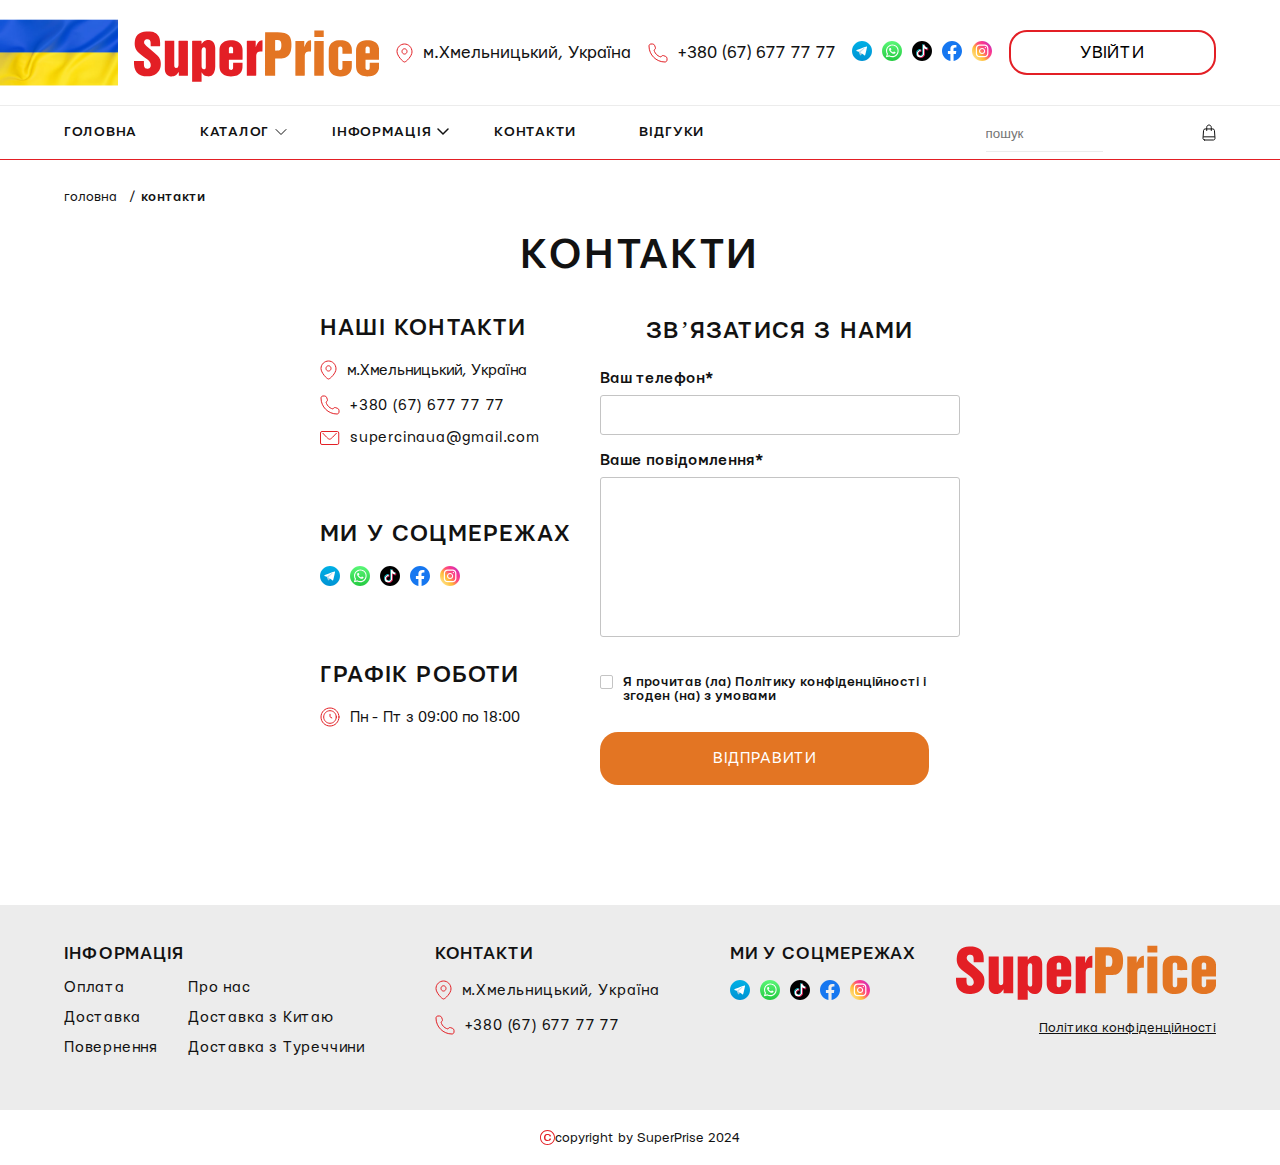
<file: docs/contact.html>
<!DOCTYPE html><html lang="uk"><head><meta charset="UTF-8"><meta name="viewport" content="width=device-width, initial-scale=1.0, user-scalable=yes, maximum-scale=2.0"><link rel="preconnect" href="https://fonts.googleapis.com">
<link rel="preconnect" href="https://fonts.gstatic.com" crossorigin>
<link href="https://fonts.googleapis.com/css2?family=Montserrat:wght@100..900&display=swap" rel="stylesheet"><link rel="stylesheet" href="css/style.css"><title>Дешевше - інтернет магазин необхідних товарів для всієї родини</title></head><body id="body"><header><div class="fixed-header"><div class="top-line-header"><div class="wrapper d-flex header item-center"><div class="flex-between burger-logo item-center"><div class="logo flag-img"><a href="index.html"><img src="img/logo.svg" alt="logo"></a></div></div><div class="icon-mobile flex-between item-center"><div class="search-mobile"> <a href="#"> <svg xmlns="http://www.w3.org/2000/svg" width="15" height="15" viewBox="0 0 15 15" fill="none">
<path fill-rule="evenodd" clip-rule="evenodd" d="M6.67279 0.9375C3.50528 0.9375 0.9375 3.50528 0.9375 6.67279C0.9375 9.84031 3.50528 12.4081 6.67279 12.4081C9.84031 12.4081 12.4081 9.84031 12.4081 6.67279C12.4081 3.50528 9.84031 0.9375 6.67279 0.9375ZM0 6.67279C0 2.98751 2.98751 0 6.67279 0C10.3581 0 13.3456 2.98751 13.3456 6.67279C13.3456 8.34673 12.7292 9.8767 11.711 11.0481L14.8627 14.1998C15.0458 14.3829 15.0458 14.6796 14.8627 14.8627C14.6796 15.0458 14.3829 15.0458 14.1998 14.8627L11.0481 11.711C9.8767 12.7292 8.34673 13.3456 6.67279 13.3456C2.98751 13.3456 0 10.3581 0 6.67279Z" fill="#121212"/>
</svg></a></div><p class="cart-cta"> <a href="basket.html"><svg xmlns="http://www.w3.org/2000/svg" width="14" height="17" viewBox="0 0 14 17" fill="none">
<path d="M4.70763 6.52632V3.36842C4.70763 2.06038 5.73396 1 7 1C8.26604 1 9.29237 2.06038 9.29237 3.36842V6.52632M1.65115 12.8421H12.3489M2.52832 16H11.4717C12.3586 16 13.0592 15.2226 12.996 14.3086L12.4502 6.41382C12.3931 5.58755 11.7277 4.94737 10.9259 4.94737H3.07412C2.27235 4.94737 1.60689 5.58755 1.54976 6.41382L1.00396 14.3086C0.940773 15.2226 1.64142 16 2.52832 16Z" stroke="#121212" stroke-linecap="round"/>
</svg></a></p><p class="cabinet-cta"><a href="#"><svg xmlns="http://www.w3.org/2000/svg" width="17" height="16" viewBox="0 0 17 16" fill="none">
<circle cx="8.50065" cy="4.16667" r="3.66667" stroke="#121212"/>
<path d="M16 14.9999C16 11.318 12.6421 8.33325 8.5 8.33325C4.35786 8.33325 1 11.318 1 14.9999" stroke="#121212" stroke-linecap="round"/>
</svg></a></p></div><div class="adress-header"> <a class="d-flex item-center" href="#"><svg xmlns="http://www.w3.org/2000/svg" width="17" height="20" viewBox="0 0 17 20" fill="none">
<path fill-rule="evenodd" clip-rule="evenodd" d="M8.5 19C10.125 19 16 13.0996 16 8.94118C16 4.17647 12.366 1 8.5 1C4.63401 1 1 4.17647 1 8.52941C1 12.6878 6.875 19 8.5 19ZM8.5 11.0588C9.88071 11.0588 11 9.8737 11 8.41177C11 6.94983 9.88071 5.76471 8.5 5.76471C7.11929 5.76471 6 6.94983 6 8.41177C6 9.8737 7.11929 11.0588 8.5 11.0588Z" stroke="#E31F25"/>
</svg> <span>м.Хмельницький, Україна</span></a></div><div class="phone-header"> <a class="d-flex item-center" href="tel:+380"><svg xmlns="http://www.w3.org/2000/svg" width="20" height="20" viewBox="0 0 20 20" fill="none">
<path d="M19 17V15.3541C19 14.5363 18.5021 13.8008 17.7428 13.4971L15.7086 12.6835C14.7429 12.2971 13.6422 12.7156 13.177 13.646L13 14C13 14 10.5 13.5 8.5 11.5C6.5 9.5 6 7 6 7L6.35402 6.82299C7.28438 6.35781 7.70285 5.25714 7.31654 4.29136L6.50289 2.25722C6.19916 1.4979 5.46374 1 4.64593 1H3C1.89543 1 1 1.89543 1 3C1 11.8366 8.16344 19 17 19C18.1046 19 19 18.1046 19 17Z" stroke="#E31F25" stroke-linejoin="round"/>
</svg><span>+380 (67) 677 77 77</span></a></div><div class="social-header"><div class="d-flex social-icon"><p><a href="https://t.me/"> <svg xmlns="http://www.w3.org/2000/svg" width="20" height="20" viewBox="0 0 20 20" fill="none">
<g clip-path="url(#clip0_213_16744)">
<path d="M10 20C15.5228 20 20 15.5228 20 10C20 4.47715 15.5228 0 10 0C4.47715 0 0 4.47715 0 10C0 15.5228 4.47715 20 10 20Z" fill="url(#paint0_linear_213_16744)"/>
<path d="M6.7998 10.7L7.9998 14C7.9998 14 8.0998 14.3 8.2998 14.3C8.4998 14.3 10.7998 11.8 10.7998 11.8L13.3998 6.7L6.7998 9.9V10.7Z" fill="#C1DAEA"/>
<path d="M8.29966 11.6L8.09966 14C8.09966 14 7.99966 14.7 8.69966 14C9.39966 13.3 10.1997 12.7 10.1997 12.7L8.29966 11.6Z" fill="#9CC6D9"/>
<path d="M6.8001 10.8L4.4001 10C4.4001 10 4.1001 9.9 4.2001 9.6C4.2001 9.5 4.3001 9.5 4.4001 9.4C4.9001 9 14.4001 5.6 14.4001 5.6C14.4001 5.6 14.7001 5.5 14.8001 5.6C14.9001 5.6 14.9001 5.7 15.0001 5.8C15.0001 5.8 15.0001 5.9 15.0001 6C15.0001 6.1 15.0001 6.1 15.0001 6.2C14.9001 7.1 13.2001 14.1 13.2001 14.1C13.2001 14.1 13.1001 14.5 12.7001 14.5C12.6001 14.5 12.4001 14.5 12.2001 14.3C11.5001 13.7 9.0001 12 8.4001 11.6C8.4001 11.6 8.4001 11.6 8.4001 11.5V11.4C8.4001 11.4 12.8001 7.5 12.9001 7.1C12.9001 7.1 12.9001 7.1 12.8001 7.1C12.5001 7.2 7.5001 10.4 6.9001 10.7C6.9001 10.9 6.8001 10.8 6.8001 10.8Z" fill="white"/>
</g>
<defs>
<linearGradient id="paint0_linear_213_16744" x1="10" y1="20" x2="10" y2="0" gradientUnits="userSpaceOnUse">
<stop stop-color="#0093D4"/>
<stop offset="1" stop-color="#00B0E5"/>
</linearGradient>
<clipPath id="clip0_213_16744">
<rect width="20" height="20" fill="white"/>
</clipPath>
</defs>
</svg></a></p><p><a href="whatsapp://send?phone=+12345678910"> <svg xmlns="http://www.w3.org/2000/svg" width="20" height="20" viewBox="0 0 20 20" fill="none">
<g clip-path="url(#clip0_213_16752)">
<path d="M10 20C15.5228 20 20 15.5228 20 10C20 4.47715 15.5228 0 10 0C4.47715 0 0 4.47715 0 10C0 15.5228 4.47715 20 10 20Z" fill="url(#paint0_linear_213_16752)"/>
<path fill-rule="evenodd" clip-rule="evenodd" d="M14.8004 5.3C13.6004 4.1 12.0004 3.4 10.3004 3.4C6.80039 3.5 4.00039 6.3 4.00039 9.8C4.00039 10.9 4.30039 12 4.80039 13L3.90039 16.3L7.30039 15.4C8.20039 15.9 9.30039 16.2 10.3004 16.2C13.8004 16.2 16.6004 13.4 16.6004 9.9C16.7004 8.1 16.0004 6.5 14.8004 5.3ZM10.3004 15.1C9.40039 15.1 8.40039 14.8 7.60039 14.4L7.40039 14.3L5.40039 14.8L6.00039 12.8L5.90039 12.6C5.30039 11.8 5.00039 10.8 5.10039 9.8C5.10039 6.9 7.50039 4.5 10.4004 4.5C11.8004 4.5 13.1004 5 14.1004 6C15.1004 7 15.6004 8.3 15.6004 9.7C15.6004 12.7 13.2004 15.1 10.3004 15.1ZM13.2004 11.1C13.0004 11 12.3004 10.6 12.1004 10.6C12.0004 10.5 11.8004 10.5 11.7004 10.7C11.6004 10.9 11.3004 11.2 11.2004 11.3C11.1004 11.4 11.0004 11.4 10.9004 11.3C10.7004 11.2 10.2004 11.1 9.60039 10.5C9.10039 10.1 8.80039 9.6 8.70039 9.4C8.60039 9.2 8.70039 9.2 8.80039 9.1C8.90039 9.1 9.00039 9 9.10039 8.9C9.20039 8.8 9.20039 8.7 9.30039 8.6C9.40039 8.5 9.30039 8.4 9.30039 8.3C9.30039 8.2 8.90039 7.4 8.80039 7.1C8.60039 6.8 8.50039 6.9 8.40039 6.9C8.30039 6.9 8.20039 6.9 8.10039 6.9C8.00039 6.9 7.80039 6.9 7.70039 7.1C7.50039 7.2 7.10039 7.6 7.10039 8.4C7.10039 9.2 7.70039 9.9 7.70039 10C7.80039 10.1 8.80039 11.7 10.4004 12.4C10.8004 12.6 11.1004 12.7 11.3004 12.7C11.7004 12.8 12.0004 12.8 12.3004 12.8C12.6004 12.8 13.2004 12.4 13.4004 12C13.5004 11.6 13.5004 11.3 13.5004 11.2C13.5004 11.2 13.4004 11.2 13.2004 11.1Z" fill="white"/>
</g>
<defs>
<linearGradient id="paint0_linear_213_16752" x1="10" y1="18.547" x2="10" y2="-1.453" gradientUnits="userSpaceOnUse">
<stop stop-color="#27CD44"/>
<stop offset="1" stop-color="#5FFB7C"/>
</linearGradient>
<clipPath id="clip0_213_16752">
<rect width="20" height="20" fill="white"/>
</clipPath>
</defs>
</svg></a></p><p><a href=""> <svg xmlns="http://www.w3.org/2000/svg" width="20" height="20" viewBox="0 0 20 20" fill="none">
<g clip-path="url(#clip0_213_16759)">
<path d="M10 20C15.5228 20 20 15.5228 20 10C20 4.47715 15.5228 0 10 0C4.47715 0 0 4.47715 0 10C0 15.5228 4.47715 20 10 20Z" fill="black"/>
<path d="M7.29961 14C7.39961 14.1 7.49961 14.2 7.59961 14.3C7.89961 14.6 8.29961 14.7 8.69961 14.7C9.69961 14.8 10.5996 14 10.6996 13V12.9C10.6996 9.9 10.6996 6.9 10.6996 3.9C10.6996 3.7 10.6996 3.7 10.8996 3.7C11.3996 3.7 11.7996 3.7 12.2996 3.7H12.3996V3.8C12.5996 4.6 12.9996 5.2 13.6996 5.7L13.7996 5.8C13.7996 5.8 13.8996 5.8 13.8996 5.9C13.9996 6 14.0996 6.1 14.1996 6.1C14.5996 6.4 14.9996 6.6 15.3996 6.7H15.4996V6.8C15.4996 7.3 15.4996 7.9 15.4996 8.4C15.4996 8.5 15.4996 8.5 15.3996 8.5C14.9996 8.5 14.5996 8.4 14.2996 8.4C13.6996 8.3 13.0996 8 12.4996 7.6C12.4996 7.6 12.3996 7.5 12.3996 7.6V7.7C12.3996 9.2 12.3996 10.7 12.3996 12.2C12.3996 13.2 12.0996 14.2 11.3996 15C10.6996 15.8 9.79961 16.3 8.69961 16.5C7.89961 16.6 6.99961 16.5 6.29961 16.1C6.19961 16 6.09961 16 5.89961 15.9L5.79961 15.8C5.49961 15.6 5.39961 15.3 5.19961 15C4.89961 14.6 4.79961 14.1 4.69961 13.6C4.69961 13.3 4.59961 13 4.59961 12.7C4.69961 11.7 4.99961 10.9 5.59961 10.2C6.09961 9.6 6.79961 9.2 7.49961 8.9C7.79961 8.8 8.09961 8.7 8.49961 8.7C8.59961 8.7 8.59961 8.7 8.69961 8.7H8.79961V8.8C8.79961 9.3 8.79961 9.9 8.79961 10.4C8.79961 10.4 8.79961 10.4 8.79961 10.5C8.79961 10.6 8.79961 10.6 8.69961 10.6C8.59961 10.6 8.39961 10.5 8.29961 10.5C8.09961 10.5 7.79961 10.5 7.59961 10.6C6.89961 10.9 6.39961 11.4 6.29961 12.2C6.19961 13 6.49961 13.6 7.09961 14C7.19961 13.9 7.29961 14 7.29961 14Z" fill="white"/>
<path d="M5.90039 15.9C6.40039 16.2 7.00039 16.4 7.50039 16.5C7.80039 16.5 8.10039 16.6 8.30039 16.5C9.20039 16.5 10.1004 16.1 10.8004 15.5C11.5004 14.9 12.0004 14.2 12.2004 13.3C12.3004 13 12.3004 12.7 12.3004 12.5C12.3004 12.3 12.3004 12.2 12.3004 12C12.3004 10.6 12.3004 9.2 12.3004 7.8V7.7H12.4004C12.9004 8 13.4004 8.3 14.0004 8.5C14.3004 8.6 14.7004 8.6 15.0004 8.7C15.1004 8.7 15.3004 8.7 15.4004 8.7C15.5004 8.7 15.5004 8.7 15.5004 8.6C15.5004 8.5 15.5004 8.5 15.5004 8.4C15.5004 7.9 15.5004 7.4 15.5004 7V6.9C15.6004 6.9 15.8004 6.9 15.9004 7C16.0004 7 16.1004 7 16.1004 7C16.1004 7 16.2004 7 16.2004 7.1C16.2004 7.8 16.2004 8.5 16.2004 9.2C16.2004 9.3 16.2004 9.3 16.1004 9.3C15.9004 9.3 15.7004 9.3 15.5004 9.3C15.1004 9.2 14.6004 9.1 14.2004 9C13.8004 8.8 13.4004 8.6 13.1004 8.4C13.1004 8.4 13.1004 8.4 13.0004 8.3V8.4C13.0004 9.9 13.0004 11.4 13.0004 12.9C13.0004 13.7 12.8004 14.5 12.4004 15.1C11.9004 15.9 11.2004 16.5 10.2004 16.8C9.60039 17 9.10039 17.1 8.50039 17C7.60039 17 6.70039 16.6 5.90039 15.9Z" fill="#EC1655"/>
<path d="M12.5004 3.8C12.4004 3.8 12.4004 3.8 12.5004 3.8C11.9004 3.8 11.4004 3.8 10.9004 3.8C10.8004 3.8 10.8004 3.8 10.8004 3.9C10.8004 6.9 10.8004 9.9 10.8004 12.8C10.8004 13 10.8004 13.2 10.7004 13.4C10.5004 14.1 10.0004 14.6 9.30039 14.7C8.50039 14.9 7.90039 14.6 7.40039 14C7.50039 14.1 7.70039 14.1 7.90039 14.1C8.40039 14.2 8.90039 14.1 9.30039 13.9C9.80039 13.6 10.1004 13.1 10.2004 12.6C10.2004 12.5 10.2004 12.4 10.2004 12.3C10.2004 9.3 10.2004 6.3 10.2004 3.4C10.2004 3.3 10.2004 3.3 10.3004 3.3C11.0004 3.3 11.7004 3.3 12.4004 3.3C12.5004 3.3 12.5004 3.3 12.5004 3.4C12.4004 3.4 12.4004 3.6 12.5004 3.8Z" fill="#0CBAC6"/>
<path d="M8.8 8.70001C8.4 8.70001 8 8.70001 7.6 8.90001C7 9.10001 6.5 9.40001 6 9.80001C5.4 10.3 5 11 4.8 11.8C4.7 12.1 4.7 12.4 4.7 12.6C4.7 12.8 4.7 12.9 4.7 13.1C4.7 13.6 4.8 14 5 14.5C5.2 15 5.5 15.4 5.8 15.8C5.7 15.8 5.7 15.7 5.6 15.6C4.9 15.1 4.4 14.4 4.2 13.5C4.1 13.3 4 13 4 12.7C4 12.5 4 12.3 4 12C4 11.5 4.2 11 4.4 10.6C4.6 10.1 4.9 9.70001 5.3 9.30001C5.7 8.90001 6.2 8.50001 6.8 8.30001C7.2 8.20001 7.5 8.10001 7.9 8.10001C8.2 8.10001 8.5 8.10001 8.7 8.10001C8.7 8.10001 8.8 8.10001 8.8 8.20001C8.8 8.30001 8.8 8.50001 8.8 8.70001Z" fill="#0CBAC6"/>
<path d="M7.29997 14C7.09997 13.9 6.99997 13.8 6.89997 13.7C6.59997 13.4 6.39997 13 6.29997 12.5C6.19997 11.5 6.79997 10.7 7.59997 10.4C7.99997 10.3 8.29997 10.3 8.69997 10.4C8.69997 10.4 8.69997 10.4 8.79997 10.4V10.3C8.79997 9.80001 8.79997 9.20001 8.79997 8.70001V8.60001C8.99997 8.60001 9.19997 8.60001 9.39997 8.60001C9.39997 9.30001 9.39997 10 9.39997 10.8V10.9C9.29997 10.9 9.19997 10.9 9.09997 10.8C8.49997 10.7 7.99997 10.9 7.59997 11.2C7.19997 11.5 6.99997 11.9 6.89997 12.4C6.89997 13.1 6.99997 13.5 7.29997 14Z" fill="#EC1655"/>
<path d="M13.9004 5.9C13.7004 5.8 13.5004 5.6 13.3004 5.4C12.8004 4.9 12.6004 4.4 12.4004 3.8C12.6004 3.8 12.8004 3.8 13.0004 3.8C13.0004 4.3 13.2004 4.8 13.4004 5.3C13.6004 5.5 13.7004 5.7 13.9004 5.9Z" fill="#EC1655"/>
<path d="M15.6 6.9C15 6.8 14.6 6.5 14.1 6.2C14.1 6.1 14 6 14 6C14 6 14 6 14.1 6C14.4 6.2 14.8 6.3 15.2 6.4C15.3 6.4 15.5 6.4 15.7 6.4C15.8 6.4 15.8 6.4 15.8 6.5C15.6 6.6 15.6 6.7 15.6 6.9Z" fill="#0CBAC6"/>
</g>
<defs>
<clipPath id="clip0_213_16759">
<rect width="20" height="20" fill="white"/>
</clipPath>
</defs>
</svg></a></p><p><a href=""> <svg xmlns="http://www.w3.org/2000/svg" width="20" height="20" viewBox="0 0 20 20" fill="none">
<g clip-path="url(#clip0_213_16771)">
<path d="M10 0C4.5 0 0 4.5 0 10C0 15 3.7 19.1 8.4 19.9V12.9H5.9V10H8.4V7.8C8.4 5.3 9.9 3.9 12.2 3.9C13.3 3.9 14.4 4.1 14.4 4.1V6.6H13.1C11.9 6.6 11.5 7.4 11.5 8.2V10H14.3L13.9 12.9H11.6V19.9C16.3 19.1 20 15 20 10C20 4.5 15.5 0 10 0Z" fill="#1677F0"/>
</g>
<defs>
<clipPath id="clip0_213_16771">
<rect width="20" height="20" fill="white"/>
</clipPath>
</defs>
</svg></a></p><p><a href=""> <svg xmlns="http://www.w3.org/2000/svg" width="20" height="20" viewBox="0 0 20 20" fill="none">
<g clip-path="url(#clip0_213_16773)">
<path d="M10.0002 18.7C14.8603 18.7 18.8002 14.7601 18.8002 9.9C18.8002 5.03989 14.8603 1.1 10.0002 1.1C5.14009 1.1 1.2002 5.03989 1.2002 9.9C1.2002 14.7601 5.14009 18.7 10.0002 18.7Z" fill="white"/>
<path d="M10 20C4.5 20 0 15.5 0 10C0 4.5 4.5 0 10 0C15.5 0 20 4.5 20 10C20 15.5 15.5 20 10 20ZM13.4 5.9C13 5.9 12.7 6.2 12.7 6.6C12.7 7 13 7.3 13.4 7.3C13.8 7.3 14.1 7 14.1 6.6C14.1 6.2 13.8 5.9 13.4 5.9ZM10.1 6.9C8.4 6.9 7 8.3 7 10C7 11.7 8.4 13.1 10.1 13.1C11.8 13.1 13.2 11.7 13.2 10C13.2 8.3 11.8 6.9 10.1 6.9ZM10.1 12C9 12 8.1 11.1 8.1 10C8.1 8.9 9 8 10.1 8C11.2 8 12.1 8.9 12.1 10C12.1 11.1 11.2 12 10.1 12ZM16.4 7.4C16.4 5.3 14.7 3.6 12.6 3.6H7.6C5.5 3.6 3.8 5.3 3.8 7.4V12.4C3.8 14.5 5.5 16.2 7.6 16.2H12.6C14.7 16.2 16.4 14.5 16.4 12.4V7.4ZM15.2 12.4C15.2 13.8 14 15 12.6 15H7.6C6.1 15 5 13.9 5 12.4V7.4C5 6 6.1 4.8 7.6 4.8H12.6C14 4.8 15.2 6 15.2 7.4V12.4Z" fill="url(#paint0_linear_213_16773)"/>
</g>
<defs>
<linearGradient id="paint0_linear_213_16773" x1="1.92" y1="16.88" x2="26.7298" y2="-4.2452" gradientUnits="userSpaceOnUse">
<stop offset="0.0011048" stop-color="#FFE185"/>
<stop offset="0.2094" stop-color="#FFBB36"/>
<stop offset="0.3765" stop-color="#FF5176"/>
<stop offset="0.5238" stop-color="#F63395"/>
<stop offset="0.7394" stop-color="#A436D2"/>
<stop offset="1" stop-color="#5F4EED"/>
</linearGradient>
<clipPath id="clip0_213_16773">
<rect width="20" height="20" fill="white"/>
</clipPath>
</defs>
</svg></a></p></div></div><div class="entry-button cabinet-cta"> <form action="#"> <button type="submit">увійти</button></form></div><div class="burger burger-fix" id="burger"><span class="bord"></span></div><div class="black-fon-popup black-fon-reg d-none"></div><div class="popup-cabinet d-none"><div class="registration"><a class="cancel-popup-cabinet" href="#"> <svg xmlns="http://www.w3.org/2000/svg" width="22" height="22" viewBox="0 0 22 22" fill="none">
<path d="M20.9999 1.00008L1 21M0.999915 1L20.9998 20.9999" stroke="#D9D9D9" stroke-width="2" stroke-linecap="round" stroke-linejoin="round"/>
</svg></a><h2>особистий кабінет</h2><div class="d-flex item-center cta-reg"><a class="entry active-link" href="#">вхід</a><a class="registration" href="#">Реєстрація</a></div><div class="entry-form active-form"><form action="#"><p> <label for="emailEntry">E-mail</label><input type="email" name="emailEntry" id="emailEntry" placeholder="E-mail" required autocomplete="username"></p><p> <label for="passwordEntry">Пароль</label><input class="password" type="password" id="passwordEntry" name="passwordEntry" placeholder="Ваш пароль" required autocomplete="current-password" minlength="6" maxlength="25"><a class="eye closeEye" href="#" data-target="passwordEntry"><svg class="openEye" xmlns="http://www.w3.org/2000/svg" width="17" height="12" viewBox="0 0 17 12" fill="none">
<path d="M1.39258 7.004C1.19843 6.7376 1.10136 6.6044 1.03454 6.3467C0.988487 6.16909 0.988487 5.83091 1.03454 5.6533C1.10136 5.3956 1.19843 5.2624 1.39258 4.996C2.45644 3.5362 4.78758 1 8.14286 1C11.4981 1 13.8293 3.5362 14.8931 4.996C15.0873 5.2624 15.1844 5.3956 15.2512 5.6533C15.2972 5.83091 15.2972 6.16909 15.2512 6.3467C15.1844 6.6044 15.0873 6.7376 14.8931 7.004C13.8293 8.4638 11.4981 11 8.14286 11C4.78758 11 2.45644 8.4638 1.39258 7.004Z" stroke="#D9D9D9" stroke-width="1.5" stroke-linecap="round" stroke-linejoin="round"/>
<path d="M8.14244 7.42857C8.93142 7.42857 9.57101 6.78898 9.57101 6C9.57101 5.21102 8.93142 4.57143 8.14244 4.57143C7.35346 4.57143 6.71387 5.21102 6.71387 6C6.71387 6.78898 7.35346 7.42857 8.14244 7.42857Z" stroke="#D9D9D9" stroke-width="1.5" stroke-linecap="round" stroke-linejoin="round"/>
</svg></a></p><a href="#">Забули пароль?</a><p class="btn-block-reg"><button class="btn-reg" type="submit"> увійти </button></p></form></div><div class="registration-form"> <form action="#"> <p> <label for="nameReg">Імʼя та прізвище</label><input type="text" name="nameReg" placeholder="Ваше імʼя та прізвище" required maxlength="50"></p><p> <label for="emailReg">E-mail</label><input type="email" name="emailReg" placeholder="E-mail" required autocomplete="username" maxlength="50"></p><p> <label for="passwordReg">Пароль<span>(Пароль повинен бути не менше 6 символів)</span></label><input class="password" type="password" id="passwordReg" name="passwordReg" placeholder="Ваш пароль" required autocomplete="new-password" minlength="6" maxlength="25"><a class="eye closeEye" href="#" data-target="passwordReg"><svg class="openEye" xmlns="http://www.w3.org/2000/svg" width="17" height="12" viewBox="0 0 17 12" fill="none">
<path d="M1.39258 7.004C1.19843 6.7376 1.10136 6.6044 1.03454 6.3467C0.988487 6.16909 0.988487 5.83091 1.03454 5.6533C1.10136 5.3956 1.19843 5.2624 1.39258 4.996C2.45644 3.5362 4.78758 1 8.14286 1C11.4981 1 13.8293 3.5362 14.8931 4.996C15.0873 5.2624 15.1844 5.3956 15.2512 5.6533C15.2972 5.83091 15.2972 6.16909 15.2512 6.3467C15.1844 6.6044 15.0873 6.7376 14.8931 7.004C13.8293 8.4638 11.4981 11 8.14286 11C4.78758 11 2.45644 8.4638 1.39258 7.004Z" stroke="#D9D9D9" stroke-width="1.5" stroke-linecap="round" stroke-linejoin="round"/>
<path d="M8.14244 7.42857C8.93142 7.42857 9.57101 6.78898 9.57101 6C9.57101 5.21102 8.93142 4.57143 8.14244 4.57143C7.35346 4.57143 6.71387 5.21102 6.71387 6C6.71387 6.78898 7.35346 7.42857 8.14244 7.42857Z" stroke="#D9D9D9" stroke-width="1.5" stroke-linecap="round" stroke-linejoin="round"/>
</svg></a></p><p> <label for="passwordReg2">Повторіть пароль</label><input class="password" type="password" id="passwordReg2" name="passwordReg2" placeholder="Ваш пароль" required autocomplete="new-password" minlength="6" maxlength="25"><a class="eye closeEye" href="#" data-target="passwordReg2"><svg class="openEye" xmlns="http://www.w3.org/2000/svg" width="17" height="12" viewBox="0 0 17 12" fill="none">
<path d="M1.39258 7.004C1.19843 6.7376 1.10136 6.6044 1.03454 6.3467C0.988487 6.16909 0.988487 5.83091 1.03454 5.6533C1.10136 5.3956 1.19843 5.2624 1.39258 4.996C2.45644 3.5362 4.78758 1 8.14286 1C11.4981 1 13.8293 3.5362 14.8931 4.996C15.0873 5.2624 15.1844 5.3956 15.2512 5.6533C15.2972 5.83091 15.2972 6.16909 15.2512 6.3467C15.1844 6.6044 15.0873 6.7376 14.8931 7.004C13.8293 8.4638 11.4981 11 8.14286 11C4.78758 11 2.45644 8.4638 1.39258 7.004Z" stroke="#D9D9D9" stroke-width="1.5" stroke-linecap="round" stroke-linejoin="round"/>
<path d="M8.14244 7.42857C8.93142 7.42857 9.57101 6.78898 9.57101 6C9.57101 5.21102 8.93142 4.57143 8.14244 4.57143C7.35346 4.57143 6.71387 5.21102 6.71387 6C6.71387 6.78898 7.35346 7.42857 8.14244 7.42857Z" stroke="#D9D9D9" stroke-width="1.5" stroke-linecap="round" stroke-linejoin="round"/>
</svg></a></p><p class="btn-block-reg"> <button class="btn-reg" type="submit">зареєструватися </button></p></form></div></div></div></div></div><div class="black-fon"></div><div class="header-navigation"> <nav class="wrapper flex-between item-center"><div class="nav_container"><ul class="navigation-menu-catalog"><li class="mobile-head-menu"> <span>меню</span><span class="cancel-menu"><svg xmlns="http://www.w3.org/2000/svg" width="12" height="12" viewBox="0 0 12 12" fill="none">
<path d="M11 1.00004L1 11M0.999958 1L10.9999 11" stroke="#121212" stroke-opacity="0.5" stroke-linecap="round" stroke-linejoin="round"/>
</svg></span></li><li><a class="d-block" href="index.html">головна</a></li><li><a class="down-menu" href="javascript:void(0)">каталог<svg xmlns="http://www.w3.org/2000/svg" width="12" height="7" viewBox="0 0 12 7" fill="none">
<path d="M1 1L6 6L11 1" stroke="#121212" stroke-linecap="round"/>
</svg></a><div class="sub-menu-main mobile-menu"><ul class="sub-menu"><li><a href="catalog.html"><span>Чоловічий одяг</span></a><div class="second-subMenu"><ul><li><a href="#">футболки</a></li><li><a href="#">худі</a></li><li><a href="#">носки</a></li><li><a href="#">спідня білизна</a></li><li><a href="#">спортивні штани</a></li><li><a href="#">джинси</a></li><li><a href="#">шорти</a></li><li><a href="#">сорочки</a></li><li><a href="#">футолки поло</a></li><li><a href="#">костюми</a></li><li><a href="#">верхній одяг</a></li></ul></div></li><li><a href="catalog.html"><span>Чоловіче взуття</span></a><div class="second-subMenu"><ul><li><a href="#">тапки</a></li><li><a href="#">кросівки</a></li><li><a href="#">кеди</a></li><li><a href="#">туфлі</a></li></ul></div></li><li><a href="catalog.html"><span>Жіночий одяг</span></a><div class="second-subMenu"><ul><li><a href="#">футболки</a></li><li><a href="#">худі</a></li><li><a href="#">носки</a></li><li><a href="#">спідня білизна</a></li><li><a href="#">спортивні штани</a></li><li><a href="#">джинси</a></li><li><a href="#">шорти</a></li><li><a href="#">сорочки</a></li><li><a href="#">сукні</a></li><li><a href="#">жилетки</a></li><li><a href="#">пальто</a></li><li><a href="#">майки</a></li><li><a href="#">лосини</a></li><li><a href="#">комбінезони</a></li><li><a href="#">спідниці</a></li><li><a href="#">топи</a></li></ul></div></li><li><a href="catalog.html"><span>Жіноче взуття</span></a><div class="second-subMenu"><ul><li><a href="#">тапки</a></li><li><a href="#">кросівки</a></li><li><a href="#">кеди</a></li><li><a href="#">туфлі</a></li><li><a href="#">балетки</a></li><li><a href="#">уги</a></li></ul></div></li><li><a href="catalog.html"><span>Дитячий одяг</span></a><div class="second-subMenu"><ul><li><a href="#">футболки</a></li><li><a href="#">боді</a></li><li><a href="#">штани</a></li><li><a href="#">лосини</a></li><li><a href="#">худі</a></li><li><a href="#">шорти</a></li><li><a href="#">джинси</a></li><li><a href="#">комбінезони</a></li><li><a href="#">купальники</a></li></ul></div></li><li><a href="catalog.html"><span>Підлітковий одяг</span></a><div class="second-subMenu"><ul><li><a href="#">футболки</a></li><li><a href="#">худі</a></li><li><a href="#">носки</a></li><li><a href="#">спідня білизна</a></li><li><a href="#">спортивні штани</a></li><li><a href="#">джинси</a></li><li><a href="#">шорти</a></li><li><a href="#">сорочки</a></li><li><a href="#">сукні</a></li><li><a href="#">жилетки</a></li><li><a href="#">пальто</a></li><li><a href="#">майки</a></li></ul></div></li><li><a href="catalog.html"><span>Головні убори</span></a><div class="second-subMenu"><ul><li><a href="#">кепки</a></li><li><a href="#">панамки</a></li><li><a href="#">шапки</a></li></ul></div></li><li><a href="catalog.html"><span>Рюкзаки, сумки, гаманці</span></a></li><li><a href="catalog.html"><span>Товари для дому</span></a><div class="second-subMenu"><ul><li><a href="#">посуд</a></li><li><a href="#">вази</a></li><li><a href="#">господарські товари</a></li><li><a href="#">ліхтарики</a></li><li><a href="#">скарбнички</a></li><li><a href="#">усе для кухні</a></li></ul></div></li><li><a href="catalog.html"><span>Іграшки</span></a></li><li><a href="catalog.html"><span>Аксесуари</span></a></li><li><a href="catalog.html"><span>Канцтовари</span></a></li><li><a href="catalog.html"><span>Товари з українською символікою              </span></a></li></ul></div></li><li><a class="down-menu d-block" href="help.html">інформація<svg class="position-center help-svg" xmlns="http://www.w3.org/2000/svg" width="12" height="8" viewBox="0 0 12 8" fill="none">
<path d="M1 1L6 6L11 1" stroke-width="1.5" stroke-linecap="round"/>
</svg></a><ul class="help-sub-menu"><li><a href="help.html#price" data-href="price"><svg xmlns="http://www.w3.org/2000/svg" width="96" height="75" viewBox="0 0 96 75" fill="none">
<g clip-path="url(#clip0_469_12415)">
<path d="M80.85 75H8.475C3.825 75 0 71.175 0 66.525V15.3C0 10.65 3.825 6.825 8.475 6.825H80.85C85.5 6.825 89.325 10.65 89.325 15.3V32.925C89.325 33.375 88.95 33.675 88.575 33.675H65.475C61.5 33.675 58.275 36.9 58.275 40.875C58.275 44.85 61.5 48.075 65.475 48.075H88.5C88.95 48.075 89.25 48.45 89.25 48.825V66.45C89.325 71.175 85.5 75 80.85 75ZM8.475 8.4C4.65 8.4 1.575 11.475 1.575 15.3V66.525C1.575 70.35 4.65 73.425 8.475 73.425H80.85C84.675 73.425 87.75 70.35 87.75 66.525V49.65H65.475C60.675 49.65 56.7 45.75 56.7 40.875C56.7 36.075 60.6 32.1 65.475 32.1H87.75V15.3C87.75 11.475 84.675 8.4 80.85 8.4H8.475Z" fill=""/>
<path d="M93.6752 49.65H65.4752C60.6752 49.65 56.7002 45.75 56.7002 40.875C56.7002 36.075 60.6002 32.1 65.4752 32.1H93.6752C93.9752 32.1 94.2002 32.1 94.4252 32.1C94.8002 32.1 95.1752 32.475 95.1752 32.85V48.75C95.1752 49.125 94.8752 49.5 94.5002 49.5C94.2002 49.65 93.9752 49.65 93.6752 49.65ZM65.4752 33.75C61.5002 33.75 58.2752 36.975 58.2752 40.95C58.2752 44.925 61.5002 48.15 65.4752 48.15H93.6002V33.75H65.4752Z" fill=""/>
<path d="M67.9498 45.15C65.6248 45.15 63.6748 43.275 63.6748 40.875C63.6748 38.55 65.5498 36.6 67.9498 36.6C70.2748 36.6 72.2248 38.475 72.2248 40.875C72.1498 43.275 70.2748 45.15 67.9498 45.15ZM67.9498 38.25C66.4498 38.25 65.2498 39.45 65.2498 40.95C65.2498 42.45 66.4498 43.65 67.9498 43.65C69.4498 43.65 70.6498 42.45 70.6498 40.95C70.6498 39.45 69.4498 38.25 67.9498 38.25Z" fill=""/>
<path d="M88.5002 67.95C88.2752 67.95 88.1252 67.875 87.9752 67.725C87.8252 67.575 87.6752 67.35 87.6752 67.05C87.6752 66.825 87.6752 66.675 87.6752 66.45V49.65H65.4752C60.6752 49.65 56.7002 45.75 56.7002 40.875C56.7002 36.075 60.6002 32.1 65.4752 32.1H87.7502V15.3C87.7502 11.475 84.6752 8.4 80.8502 8.4H8.4752C7.9502 8.4 7.50019 8.475 7.05019 8.55C6.82519 8.625 6.5252 8.55 6.3752 8.4C6.1502 8.25 6.0752 8.025 6.0752 7.725C6.4502 3.375 10.1252 0 14.4752 0H86.8502C91.5002 0 95.3252 3.825 95.3252 8.475V59.7C95.3252 63.675 92.5502 67.125 88.6502 67.95C88.6502 67.95 88.5752 67.95 88.5002 67.95ZM65.4752 33.75C61.5002 33.75 58.2752 36.975 58.2752 40.95C58.2752 44.925 61.5002 48.15 65.4752 48.15H88.5002C88.9502 48.15 89.2502 48.525 89.2502 48.9V66.15C91.8752 65.175 93.7502 62.55 93.7502 59.7V8.475C93.7502 4.65 90.6752 1.575 86.8502 1.575H14.4752C11.2502 1.575 8.4752 3.825 7.7252 6.9C7.9502 6.9 8.17519 6.9 8.40019 6.9H80.7752C85.4252 6.9 89.2502 10.725 89.2502 15.375V33C89.2502 33.45 88.8752 33.75 88.5002 33.75H65.4752Z" fill=""/>
<path d="M70.2748 17.25H19.0498C18.5998 17.25 18.2998 16.875 18.2998 16.5C18.2998 16.05 18.6748 15.75 19.0498 15.75H70.3498C70.7998 15.75 71.0998 16.125 71.0998 16.5C71.0998 16.875 70.7248 17.25 70.2748 17.25Z" fill=""/>
<path d="M70.2748 66.225H19.0498C18.5998 66.225 18.2998 65.85 18.2998 65.475C18.2998 65.025 18.6748 64.725 19.0498 64.725H70.3498C70.7998 64.725 71.0998 65.1 71.0998 65.475C71.0998 65.85 70.7248 66.225 70.2748 66.225Z" fill=""/>
<path d="M23.7752 45H15.4502C15.0002 45 14.7002 44.625 14.7002 44.25V36.225C14.7002 35.775 15.0752 35.475 15.4502 35.475H23.7752C24.2252 35.475 24.5252 35.85 24.5252 36.225V44.175C24.5252 44.625 24.1502 45 23.7752 45ZM16.2002 43.425H22.9502V37.05H16.2002V43.425Z" fill=""/>
<path d="M44.6248 45H36.2998C35.8498 45 35.5498 44.625 35.5498 44.25V36.225C35.5498 35.775 35.9248 35.475 36.2998 35.475H44.6248C45.0748 35.475 45.3748 35.85 45.3748 36.225V44.175C45.4498 44.625 45.0748 45 44.6248 45ZM37.1248 43.425H43.8748V37.05H37.1248V43.425Z" fill=""/>
</g>
<defs>
<clipPath id="clip0_469_12415">
<rect width="95.85" height="75" fill="white"/>
</clipPath>
</defs>
</svg><span>Оплата</span></a></li><li><a href="help.html#delivery-info" data-href="delivery-info"><svg xmlns="http://www.w3.org/2000/svg" width="118" height="75" viewBox="0 0 118 75" fill="none">
<path d="M99.1585 20.1923C95.9855 19.6875 89.7114 19.6875 89.7114 19.6875V35.5529C89.7114 35.9856 89.8556 36.4183 90.1441 36.7067C90.4326 37.0673 90.7931 37.2837 91.2258 37.3558L109.832 41.0337C109.976 41.0337 110.048 41.1058 110.192 41.1058C110.625 41.1058 110.985 40.9615 111.346 40.6731C111.779 40.3125 112.067 39.8077 112.067 39.2308V34.6154C112.067 31.2981 110.769 27.9087 108.245 25.3846C105.721 22.8606 102.332 20.625 99.1585 20.1923ZM110.625 39.2308C110.625 39.3029 110.625 39.4471 110.481 39.5913C110.409 39.6635 110.336 39.6635 110.264 39.6635H110.192L91.5864 35.9856C91.5143 35.9856 91.4422 35.9135 91.3701 35.8413C91.298 35.7692 91.298 35.625 91.298 35.5529V21.1298C93.3172 21.1298 96.923 21.274 99.0864 21.5625C101.683 21.9231 104.711 23.726 107.38 26.3942C109.615 28.6298 110.769 31.5144 110.769 34.6154V39.2308H110.625Z" fill=""/>
<path fill-rule="evenodd" clip-rule="evenodd" d="M99.08 20.6861C97.5279 20.4392 95.1946 20.3135 93.229 20.2503C92.2505 20.2189 91.3705 20.2032 90.7351 20.1954C90.5346 20.1929 90.3585 20.1912 90.2114 20.19V35.5529C90.2114 35.8863 90.3242 36.1797 90.4977 36.3532L90.5172 36.3728L90.5345 36.3944C90.7505 36.6643 91.0037 36.8118 91.308 36.8626L91.3154 36.8638L109.89 40.5356C110.016 40.5437 110.113 40.5761 110.163 40.5929L110.17 40.5954C110.187 40.601 110.197 40.6041 110.202 40.6057C110.498 40.6036 110.748 40.5106 111.03 40.2858C111.37 40.0008 111.567 39.6294 111.567 39.2308V34.6154C111.567 31.4254 110.318 28.1648 107.892 25.7382C105.402 23.249 102.109 21.0992 99.091 20.6877L99.08 20.6861ZM109.832 41.0337L91.2258 37.3558C90.7931 37.2837 90.4326 37.0673 90.1441 36.7067C89.8556 36.4183 89.7114 35.9856 89.7114 35.5529V19.6875C89.7114 19.6875 89.8935 19.6875 90.2114 19.69C91.7593 19.7022 96.5261 19.7735 99.1585 20.1923C102.332 20.625 105.721 22.8606 108.245 25.3846C110.769 27.9087 112.067 31.2981 112.067 34.6154V39.2308C112.067 39.8077 111.779 40.3125 111.346 40.6731C110.985 40.9615 110.625 41.1058 110.192 41.1058C110.12 41.1058 110.066 41.0877 110.012 41.0697C109.958 41.0517 109.904 41.0337 109.832 41.0337ZM91.798 21.1324C93.8709 21.1532 97.0917 21.2965 99.0864 21.5625C101.683 21.9231 104.711 23.726 107.38 26.3942C109.615 28.6298 110.769 31.5144 110.769 34.6154V39.2308H110.625C110.625 39.3029 110.625 39.4471 110.481 39.5913C110.409 39.6635 110.336 39.6635 110.264 39.6635H110.192L91.5864 35.9856C91.5143 35.9856 91.4422 35.9135 91.3701 35.8413C91.298 35.7692 91.298 35.625 91.298 35.5529V21.1298C91.4555 21.1298 91.6226 21.1307 91.798 21.1324ZM91.5183 36.4818C91.3543 36.4635 91.2354 36.3834 91.1782 36.3405C91.1127 36.2913 91.054 36.2325 91.0226 36.201C91.0204 36.1988 91.0184 36.1968 91.0165 36.1949C90.8696 36.048 90.8286 35.8681 90.8138 35.7793C90.7978 35.6835 90.7979 35.5944 90.798 35.5577L90.798 20.6298H91.298C93.3276 20.6298 96.958 20.7743 99.1525 21.0669L99.1552 21.0672C101.902 21.4487 105.025 23.3329 107.733 26.0407C110.065 28.3722 111.269 31.385 111.269 34.6154V39.7308H110.999C110.959 39.8015 110.905 39.874 110.834 39.9449C110.614 40.1647 110.362 40.1638 110.273 40.1635C110.27 40.1635 110.267 40.1635 110.264 40.1635H110.143L91.5183 36.4818Z" fill=""/>
<path d="M111.562 21.3462C107.38 17.1635 102.62 14.4231 98.4375 13.8462C94.0385 13.1971 85.7452 13.125 85.3846 13.125H85.024V0H0V56.5385V57.5481V60.8654C0 61.8029 0.360577 62.6683 1.08173 63.3173C1.80288 63.8942 2.66827 64.2548 3.60577 64.2548H16.875C17.5962 70.3125 22.7163 75 28.9904 75C35.2644 75 40.3846 70.3125 41.1058 64.2548H75.3606C76.0817 70.3125 81.2019 75 87.476 75C93.75 75 98.8702 70.3125 99.5914 64.2548H110.625C112.428 64.2548 114.087 63.5336 115.313 62.3077C116.538 61.0817 117.26 59.4231 117.26 57.6202V34.976C117.188 29.7837 115.168 24.9519 111.562 21.3462ZM1.44231 1.44231H83.5817V51.1298C82.6442 51.4904 81.7788 51.9231 81.0577 52.5C79.6154 53.3654 78.3173 54.5913 77.3798 56.0337L77.3077 56.1058H39.5913C37.3558 52.6442 33.4615 50.2644 28.9904 50.2644C24.5192 50.2644 20.5529 52.5721 18.3173 56.1058H1.44231V1.44231ZM3.60577 62.8125C3.02885 62.8125 2.52404 62.5961 2.09135 62.2356C1.65865 61.875 1.44231 61.3702 1.44231 60.8654V57.9808H17.3798C16.7308 59.4231 16.4423 61.0817 16.4423 62.8125H3.60577ZM28.9904 73.5577C23.0769 73.5577 18.2452 68.726 18.2452 62.8125C18.2452 61.0817 18.6779 59.4231 19.399 57.9808C19.6154 57.5481 19.8317 57.1875 20.1202 56.8269C20.2644 56.6106 20.4808 56.3221 20.625 56.1058C22.5721 53.6538 25.601 52.0673 28.9904 52.0673C32.3798 52.0673 35.4087 53.6538 37.3558 56.1058C37.5 56.3221 37.7163 56.5385 37.8606 56.8269C38.149 57.1875 38.3654 57.6202 38.5817 57.9808C39.3029 59.4231 39.7356 61.0817 39.7356 62.8125C39.7356 68.7981 34.9038 73.5577 28.9904 73.5577ZM41.5385 62.8125C41.5385 61.0817 41.1779 59.4952 40.601 57.9808H76.2981C75.649 59.4952 75.2885 61.1538 75.2885 62.8125H41.5385ZM87.4038 73.5577C81.9952 73.5577 77.4519 69.5192 76.8029 64.2548C76.7308 63.75 76.7308 63.3173 76.7308 62.8125C76.7308 60.8654 77.2356 59.1346 78.101 57.5481C78.2452 57.2596 78.3894 57.0433 78.5337 56.8269C78.6058 56.7548 78.6058 56.6827 78.6779 56.6106C79.4712 55.4567 80.5529 54.4471 81.7788 53.726C82.1394 53.5096 82.5 53.2933 82.8606 53.149C83.6538 52.7885 84.4471 52.5 85.3125 52.3558C85.9615 52.2115 86.6827 52.1394 87.4038 52.1394C93.3173 52.1394 98.149 56.9712 98.149 62.8846C98.149 68.7981 93.3894 73.5577 87.4038 73.5577ZM115.745 57.6202C115.745 58.9904 115.24 60.2885 114.231 61.2981C113.221 62.3077 111.923 62.8125 110.553 62.8125H100.024C100.024 55.8894 94.399 50.2644 87.476 50.2644C86.7548 50.2644 86.0337 50.3365 85.3846 50.4086V14.5673C85.3846 14.5673 93.8942 14.6394 98.2212 15.2885C102.548 15.9375 107.091 18.8942 110.553 22.4279C114.014 25.8894 115.745 30.4327 115.745 35.0481V57.6202Z" fill=""/>
<path fill-rule="evenodd" clip-rule="evenodd" d="M98.3692 14.3415L98.3645 14.3408C94.0076 13.698 85.7508 13.625 85.3846 13.625H84.524V0.5H0.5V60.8654C0.5 61.663 0.801632 62.3872 1.40557 62.936C2.05181 63.4495 2.80579 63.7548 3.60577 63.7548H17.319L17.3715 64.1957C18.0631 70.0055 22.9733 74.5 28.9904 74.5C35.0075 74.5 39.9176 70.0055 40.6093 64.1957L40.6618 63.7548H75.8046L75.8571 64.1957C76.5487 70.0055 81.4589 74.5 87.476 74.5C93.4931 74.5 98.4032 70.0055 99.0949 64.1957L99.1473 63.7548H110.625C112.291 63.7548 113.824 63.0891 114.959 61.9541C116.094 60.8192 116.76 59.2867 116.76 57.6202V34.9796C116.688 29.9161 114.72 25.2108 111.209 21.6997C107.072 17.5623 102.407 14.8983 98.3692 14.3415ZM1.08173 63.3173C0.360577 62.6683 0 61.8029 0 60.8654V0H85.024V13.125H85.3846C85.7452 13.125 94.0385 13.1971 98.4375 13.8462C102.62 14.4231 107.38 17.1635 111.562 21.3462C115.168 24.9519 117.188 29.7837 117.26 34.976V57.6202C117.26 59.4231 116.538 61.0817 115.313 62.3077C114.087 63.5336 112.428 64.2548 110.625 64.2548H99.5914C98.8702 70.3125 93.75 75 87.476 75C81.2019 75 76.0817 70.3125 75.3606 64.2548H41.1058C40.3846 70.3125 35.2644 75 28.9904 75C22.7163 75 17.5962 70.3125 16.875 64.2548H3.60577C2.66827 64.2548 1.80288 63.8942 1.08173 63.3173ZM0.942308 0.942308H84.0817V51.4732L83.7612 51.5965C82.8494 51.9472 82.0359 52.3577 81.37 52.8904L81.3438 52.9114L81.3149 52.9287C79.9353 53.7565 78.6936 54.93 77.799 56.3061L77.7704 56.3501L77.5148 56.6058H39.319L39.1713 56.377C37.0206 53.0469 33.2789 50.7644 28.9904 50.7644C24.6941 50.7644 20.8856 52.9813 18.7398 56.3731L18.5926 56.6058H0.942308V0.942308ZM0.942308 57.4808H18.1531L17.8358 58.1859C17.2223 59.5493 16.9423 61.1346 16.9423 62.8125V63.3125H3.60577C2.89347 63.3125 2.27857 63.0424 1.77125 62.6197C1.22141 62.1615 0.942308 61.5144 0.942308 60.8654V57.4808ZM20.2205 55.8111L20.2334 55.7948C22.2713 53.2286 25.442 51.5673 28.9904 51.5673C32.5387 51.5673 35.7094 53.2286 37.7473 55.7948L37.7603 55.8111L37.7718 55.8284C37.8122 55.889 37.8555 55.944 37.9125 56.0165C37.9396 56.051 37.9699 56.0895 38.0045 56.1344C38.0925 56.2488 38.1945 56.3889 38.2828 56.555C38.5079 56.8448 38.7007 57.1836 38.8598 57.463C38.914 57.5582 38.9642 57.6464 39.0105 57.7235L39.0204 57.74L39.0289 57.7572C39.7823 59.264 40.2356 60.9988 40.2356 62.8125C40.2356 69.0764 35.1778 74.0577 28.9904 74.0577C22.8008 74.0577 17.7452 69.0021 17.7452 62.8125C17.7452 60.9988 18.1984 59.264 18.9518 57.7572C19.1759 57.309 19.4068 56.9211 19.7163 56.5315C19.7906 56.4209 19.8795 56.2965 19.9628 56.1798L19.9657 56.1757C20.0573 56.0476 20.1423 55.9285 20.209 55.8284L20.2205 55.8111ZM20.1202 56.8269C19.8317 57.1875 19.6154 57.5481 19.399 57.9808C18.6779 59.4231 18.2452 61.0817 18.2452 62.8125C18.2452 68.726 23.0769 73.5577 28.9904 73.5577C34.9038 73.5577 39.7356 68.7981 39.7356 62.8125C39.7356 61.0817 39.3029 59.4231 38.5817 57.9808C38.5241 57.8847 38.4665 57.7836 38.4075 57.6801C38.245 57.3949 38.0722 57.0915 37.8606 56.8269C37.7681 56.642 37.646 56.4867 37.5323 56.342C37.4686 56.2611 37.4075 56.1834 37.3558 56.1058C35.4087 53.6538 32.3798 52.0673 28.9904 52.0673C25.601 52.0673 22.5721 53.6538 20.625 56.1058C20.5529 56.2139 20.4627 56.3401 20.3726 56.4663C20.2825 56.5925 20.1923 56.7187 20.1202 56.8269ZM41.0385 63.3125V62.8125C41.0385 61.1539 40.6934 59.628 40.1337 58.1588L39.8754 57.4808H77.0564L76.7577 58.1777C76.1338 59.6335 75.7885 61.2253 75.7885 62.8125V63.3125H41.0385ZM78.1588 56.4947L78.1614 56.4895C78.1785 56.4551 78.2163 56.3789 78.2857 56.2986C79.1182 55.0969 80.2456 54.0482 81.5233 53.2962C81.524 53.2958 81.5247 53.2954 81.5253 53.295L81.5392 53.2866C81.8843 53.0796 82.2698 52.8483 82.6639 52.6892C83.4725 52.3223 84.3023 52.0188 85.2171 51.8648C85.9028 51.7136 86.6559 51.6394 87.4038 51.6394C93.5934 51.6394 98.649 56.695 98.649 62.8846C98.649 69.0764 93.6634 74.0577 87.4038 74.0577C81.746 74.0577 76.9895 69.8351 76.3072 64.3208C76.2308 63.7828 76.2308 63.321 76.2308 62.8257V62.8125C76.2308 60.7767 76.759 58.9668 77.6578 57.3164C77.8147 57.004 77.9718 56.7682 78.1138 56.5553L78.1451 56.5084L78.1588 56.4947ZM78.101 57.5481C77.2356 59.1346 76.7308 60.8654 76.7308 62.8125C76.7308 63.3173 76.7308 63.75 76.8029 64.2548C77.4519 69.5192 81.9952 73.5577 87.4038 73.5577C93.3894 73.5577 98.149 68.7981 98.149 62.8846C98.149 56.9712 93.3173 52.1394 87.4038 52.1394C86.6827 52.1394 85.9615 52.2115 85.3125 52.3558C84.4471 52.5 83.6538 52.7885 82.8606 53.149C82.5 53.2933 82.1395 53.5096 81.779 53.7259C80.553 54.447 79.4712 55.4567 78.6779 56.6106C78.6418 56.6466 78.6238 56.6827 78.6058 56.7187C78.5877 56.7548 78.5697 56.7909 78.5337 56.8269C78.3895 57.0432 78.2452 57.2597 78.101 57.5481ZM99.524 63.3125V62.8125C99.524 56.1656 94.1229 50.7644 87.476 50.7644C86.7848 50.7644 86.0875 50.8336 85.4398 50.9056L84.8846 50.9673V14.0631L85.3889 14.0673L85.3846 14.5673V50.4086C85.5471 50.3906 85.7142 50.3725 85.8846 50.3556C86.3948 50.3049 86.9354 50.2644 87.476 50.2644C94.399 50.2644 100.024 55.8894 100.024 62.8125H110.553C111.923 62.8125 113.221 62.3077 114.231 61.2981C115.24 60.2885 115.745 58.9904 115.745 57.6202V35.0481C115.745 30.4327 114.014 25.8894 110.553 22.4279C107.091 18.8942 102.548 15.9375 98.2212 15.2885C94.5229 14.7337 87.7691 14.6004 85.8846 14.5734C85.5643 14.5688 85.3846 14.5673 85.3846 14.5673C85.3889 14.0673 85.3888 14.0673 85.3889 14.0673L85.4867 14.0683C85.5505 14.069 85.6444 14.0701 85.7654 14.0717C86.0075 14.075 86.3578 14.0803 86.7916 14.0888C87.6591 14.1058 88.8611 14.1351 90.1989 14.1848C92.8668 14.284 96.1012 14.4649 98.2953 14.794C102.771 15.4653 107.407 18.5024 110.908 22.076C114.467 25.6358 116.245 30.3076 116.245 35.0481V57.6202C116.245 59.1177 115.691 60.5446 114.584 61.6516C113.477 62.7587 112.05 63.3125 110.553 63.3125H99.524ZM77.3077 56.1058H39.5913C37.3558 52.6442 33.4615 50.2644 28.9904 50.2644C24.5192 50.2644 20.5529 52.5721 18.3173 56.1058H1.44231V1.44231H83.5817V51.1298C82.6442 51.4904 81.7788 51.9231 81.0577 52.5C79.6154 53.3654 78.3173 54.5913 77.3798 56.0337L77.3077 56.1058ZM17.1724 58.4808C16.6689 59.8011 16.4423 61.2785 16.4423 62.8125H3.60577C3.02885 62.8125 2.52404 62.5961 2.09135 62.2356C1.65865 61.875 1.44231 61.3702 1.44231 60.8654V57.9808H17.3798C17.306 58.1447 17.2369 58.3114 17.1724 58.4808ZM41.5385 62.8125C41.5385 61.2712 41.2525 59.8442 40.7824 58.4808C40.7247 58.3132 40.6641 58.1465 40.601 57.9808H76.2981C76.2274 58.1458 76.1601 58.3125 76.0963 58.4808C75.5747 59.8567 75.2885 61.3346 75.2885 62.8125H41.5385Z" fill=""/>
<path d="M31.7308 58.0529C30.9375 57.5481 30 57.3317 28.9904 57.3317C27.9808 57.3317 27.0433 57.6202 26.25 58.0529C24.5913 58.9904 23.4375 60.7933 23.4375 62.8846C23.4375 65.9135 25.9615 68.4375 28.9904 68.4375C32.0192 68.4375 34.5433 65.9135 34.5433 62.8846C34.5433 60.7933 33.3894 58.9904 31.7308 58.0529ZM28.9904 66.9952C26.6827 66.9952 24.8798 65.1202 24.8798 62.8846C24.8798 61.4423 25.6731 60.0721 26.9712 59.351C27.6202 58.9904 28.2692 58.774 28.9904 58.774C29.7115 58.774 30.4327 58.9904 31.0096 59.351C32.3077 60.0721 33.101 61.4423 33.101 62.9567C33.101 65.1202 31.226 66.9952 28.9904 66.9952Z" fill=""/>
<path fill-rule="evenodd" clip-rule="evenodd" d="M31.4734 58.4817L31.4623 58.4747C30.7679 58.0328 29.9297 57.8317 28.9904 57.8317C28.0779 57.8317 27.2233 58.0922 26.4927 58.49C24.9856 59.3434 23.9375 60.9831 23.9375 62.8846C23.9375 65.6373 26.2377 67.9375 28.9904 67.9375C31.7431 67.9375 34.0433 65.6373 34.0433 62.8846C34.0433 60.9817 32.9937 59.341 31.4847 58.4882L31.4734 58.4817ZM26.25 58.0529C27.0433 57.6202 27.9808 57.3317 28.9904 57.3317C30 57.3317 30.9375 57.5481 31.7308 58.0529C33.3894 58.9904 34.5433 60.7933 34.5433 62.8846C34.5433 65.9135 32.0192 68.4375 28.9904 68.4375C25.9615 68.4375 23.4375 65.9135 23.4375 62.8846C23.4375 60.7933 24.5913 58.9904 26.25 58.0529ZM28.9904 67.4952C26.4009 67.4952 24.3798 65.3906 24.3798 62.8846C24.3798 61.2608 25.2714 59.7233 26.7283 58.9139C27.4289 58.5247 28.1615 58.274 28.9904 58.274C29.8024 58.274 30.6106 58.5149 31.2636 58.9201C32.7181 59.7335 33.601 61.2701 33.601 62.9567C33.601 65.402 31.4964 67.4952 28.9904 67.4952ZM31.0096 59.351C30.4327 58.9904 29.7115 58.774 28.9904 58.774C28.2692 58.774 27.6202 58.9904 26.9712 59.351C25.6731 60.0721 24.8798 61.4423 24.8798 62.8846C24.8798 65.1202 26.6827 66.9952 28.9904 66.9952C31.226 66.9952 33.101 65.1202 33.101 62.9567C33.101 61.4423 32.3077 60.0721 31.0096 59.351Z" fill=""/>
<path d="M87.404 57.2596C86.6828 57.2596 85.9617 57.4038 85.3126 57.6923C84.303 58.125 83.4376 58.774 82.8607 59.7115C82.2117 60.5769 81.8511 61.7308 81.8511 62.8846C81.8511 65.9135 84.3751 68.4375 87.404 68.4375C90.5049 68.4375 92.9569 65.9135 92.9569 62.8846C93.029 59.7837 90.5049 57.2596 87.404 57.2596ZM87.404 66.9952C85.0963 66.9952 83.2934 65.1202 83.2934 62.8846C83.2934 62.0192 83.5097 61.226 84.0145 60.5769C84.4472 59.9279 85.0963 59.4231 85.8174 59.1346C86.3222 58.9183 86.827 58.8462 87.3318 58.8462C89.5674 58.8462 91.4424 60.7212 91.4424 62.9567C91.4424 65.1923 89.7116 66.9952 87.404 66.9952Z" fill=""/>
<path fill-rule="evenodd" clip-rule="evenodd" d="M85.5096 58.1519L85.5096 58.1519C84.5713 58.554 83.7974 59.1435 83.2865 59.9736L83.2745 59.9932L83.2607 60.0115C82.6828 60.7821 82.3511 61.8281 82.3511 62.8846C82.3511 65.6373 84.6513 67.9375 87.404 67.9375C90.2246 67.9375 92.4569 65.6416 92.4569 62.8846V62.873L92.457 62.873C92.5224 60.0595 90.2311 57.7596 87.404 57.7596C86.7481 57.7596 86.0966 57.891 85.5157 58.1492L85.5096 58.1519ZM87.404 67.4952C84.8144 67.4952 82.7934 65.3906 82.7934 62.8846C82.7934 61.9415 83.0286 61.0378 83.6086 60.2844C84.1002 59.5544 84.8257 58.9941 85.6261 58.6726C86.2063 58.425 86.7797 58.3462 87.3318 58.3462C89.8436 58.3462 91.9424 60.445 91.9424 62.9567C91.9424 65.4626 89.9936 67.4952 87.404 67.4952ZM85.8174 59.1346C85.0963 59.4231 84.4472 59.9279 84.0145 60.5769C83.5097 61.226 83.2934 62.0192 83.2934 62.8846C83.2934 65.1202 85.0963 66.9952 87.404 66.9952C89.7116 66.9952 91.4424 65.1923 91.4424 62.9567C91.4424 60.7212 89.5674 58.8462 87.3318 58.8462C86.827 58.8462 86.3222 58.9183 85.8174 59.1346ZM85.3126 57.6923C85.9617 57.4038 86.6828 57.2596 87.404 57.2596C90.5049 57.2596 93.029 59.7837 92.9569 62.8846C92.9569 65.9135 90.5049 68.4375 87.404 68.4375C84.3751 68.4375 81.8511 65.9135 81.8511 62.8846C81.8511 61.7308 82.2117 60.5769 82.8607 59.7115C83.4376 58.774 84.303 58.125 85.3126 57.6923Z" fill=""/>
</svg><span>Доставка зі складів України</span></a></li><li><a href="help.html#povernenia" data-href="povernenia"><svg xmlns="http://www.w3.org/2000/svg" width="63" height="77" viewBox="0 0 63 77" fill="none">
<path fill-rule="evenodd" clip-rule="evenodd" d="M28.0956 0.22771C28.5221 -0.12314 29.1523 -0.0617943 29.5031 0.36473L37.0849 9.58178C37.395 9.95873 37.3876 10.5045 37.0675 10.8729L29.1884 19.9413C28.8261 20.3582 28.1945 20.4025 27.7776 20.0403C27.3607 19.6781 27.3164 19.0465 27.6786 18.6296L35.0032 10.1994L27.9585 1.63527C27.6077 1.20875 27.669 0.57856 28.0956 0.22771ZM32.0449 10.7655C17.1365 9.18866 3.72653 20.0851 2.14857 34.9992C0.858257 47.4038 8.10055 58.804 19.211 63.1765C19.7249 63.3788 19.9776 63.9593 19.7753 64.4732C19.5731 64.9872 18.9925 65.2398 18.4786 65.0376C6.54665 60.3418 -1.22585 48.1051 0.159385 34.7915L0.159562 34.7898C1.85263 18.7826 16.2423 7.08293 32.2552 8.77661C32.8045 8.8347 33.2026 9.32702 33.1445 9.87624C33.0864 10.4255 32.5941 10.8236 32.0449 10.7655ZM43.041 12.5195C43.2473 12.0072 43.8298 11.7591 44.3421 11.9653C56.1926 16.7363 63.9675 28.9705 62.5048 42.2886L62.5048 42.2888C60.7347 58.3739 46.2655 69.9188 30.2562 68.1486C29.7073 68.0879 29.3115 67.5936 29.3722 67.0447C29.4329 66.4958 29.9271 66.1 30.476 66.1607C45.3884 67.8096 58.8677 57.0553 60.5168 42.07C61.8786 29.6696 54.6387 18.2667 43.5952 13.8206C43.0829 13.6143 42.8348 13.0318 43.041 12.5195ZM34.7451 56.9655C35.1588 57.3313 35.1976 57.9633 34.8318 58.377L27.4411 66.7346L34.4858 75.3678C34.835 75.7957 34.7711 76.4256 34.3432 76.7748C33.9153 77.124 33.2854 77.0601 32.9362 76.6322L25.3545 67.3409C25.0447 66.9613 25.0556 66.4132 25.3801 66.0462L33.3335 57.0521C33.6994 56.6384 34.3314 56.5996 34.7451 56.9655Z" fill=""/>
</svg><span>Повернення</span></a></li><li><a href="help.html#deliveryChina" data-href="deliveryChina"><svg xmlns="http://www.w3.org/2000/svg" width="76" height="76" viewBox="0 0 76 76" fill="none">
<path d="M61.4008 6.83931C57.2397 6.83931 53.8906 10.1884 53.8906 14.3495C53.8906 18.5105 57.2397 21.8596 61.4008 21.8596C65.5618 21.8596 68.9109 18.5105 68.9109 14.3495C68.9109 10.2899 65.4603 6.83931 61.4008 6.83931ZM61.4008 19.8298C58.4576 19.8298 56.0219 17.3941 56.0219 14.4509C56.0219 11.5078 58.4576 9.07206 61.4008 9.07206C64.2425 9.07206 66.7797 11.5078 66.7797 14.4509C66.6782 17.4956 64.3439 19.8298 61.4008 19.8298Z" fill=""/>
<path d="M22.1248 31.3995V31.501C22.1248 31.501 22.0234 31.3995 21.9219 31.3995H22.1248Z" fill=""/>
<path d="M18.0653 31.3995C18.0653 31.3995 17.9638 31.501 17.8623 31.501V31.3995H18.0653Z" fill=""/>
<path d="M17.8623 31.3995V31.501C17.9638 31.501 17.9638 31.3995 18.0653 31.3995H17.8623ZM21.9218 31.3995C22.0233 31.3995 22.0233 31.501 22.1248 31.501V31.3995H21.9218Z" fill="white"/>
<path d="M21.9218 31.3995C22.0233 31.3995 22.0233 31.501 22.1248 31.501V31.3995H21.9218ZM17.8623 31.3995V31.501C17.9638 31.501 17.9638 31.3995 18.0653 31.3995H17.8623Z" fill=""/>
<path d="M29.4317 29.1668H10.5548C9.94592 29.1668 9.43848 29.6742 9.43848 30.2832V49.363C9.43848 49.9719 9.94592 50.4794 10.5548 50.4794H29.6347C30.0406 50.4794 30.6496 49.9719 30.6496 49.363V30.2832C30.6496 29.6742 30.0406 29.1668 29.4317 29.1668ZM17.862 31.3995H22.023V35.5606H17.862V31.3995ZM28.4168 48.3481H11.5697V31.3995H15.7308V36.5754C15.7308 37.1844 16.2382 37.6918 16.8471 37.6918H23.2409C23.7484 37.6918 24.2558 37.1844 24.3573 36.474V31.3995H28.4168V48.3481Z" fill=""/>
<path d="M21.9218 31.3995C22.0233 31.3995 22.0233 31.501 22.1248 31.501V31.3995H21.9218ZM17.8623 31.3995V31.501C17.9638 31.501 17.9638 31.3995 18.0653 31.3995H17.8623ZM21.9218 31.3995C22.0233 31.3995 22.0233 31.501 22.1248 31.501V31.3995H21.9218ZM17.8623 31.3995V31.501C17.9638 31.501 17.9638 31.3995 18.0653 31.3995H17.8623ZM21.9218 31.3995C22.0233 31.3995 22.0233 31.501 22.1248 31.501V31.3995H21.9218ZM17.8623 31.3995V31.501C17.9638 31.501 17.9638 31.3995 18.0653 31.3995H17.8623ZM21.9218 31.3995C22.0233 31.3995 22.0233 31.501 22.1248 31.501V31.3995H21.9218ZM17.8623 31.3995V31.501C17.9638 31.501 17.9638 31.3995 18.0653 31.3995H17.8623ZM21.9218 31.3995C22.0233 31.3995 22.0233 31.501 22.1248 31.501V31.3995H21.9218ZM17.8623 31.3995V31.501C17.9638 31.501 17.9638 31.3995 18.0653 31.3995H17.8623ZM21.9218 31.3995C22.0233 31.3995 22.0233 31.501 22.1248 31.501V31.3995H21.9218ZM17.8623 31.3995V31.501C17.9638 31.501 17.9638 31.3995 18.0653 31.3995H17.8623ZM21.9218 31.3995C22.0233 31.3995 22.0233 31.501 22.1248 31.501V31.3995H21.9218ZM17.8623 31.3995V31.501C17.9638 31.501 17.9638 31.3995 18.0653 31.3995H17.8623Z" fill="white"/>
<path d="M71.1436 4.80954C68.4034 2.17084 64.9528 0.75 61.2992 0.75C57.6456 0.75 54.195 2.17084 51.6578 4.80954C49.1206 7.34675 47.6997 10.6959 47.6997 14.3495C47.8012 22.2656 56.0218 33.4293 59.6753 37.9963C59.8783 38.1993 59.9798 38.4022 60.1828 38.6052V44.999H45.467C44.858 44.999 44.3506 45.5064 44.3506 46.1154V58.8014C44.3506 59.4104 44.858 59.9178 45.467 59.9178H51.8607C52.3682 59.9178 52.8756 59.4104 52.9771 58.9029C52.9771 58.294 52.4697 57.7865 51.8607 57.7865H46.4818V47.3332H61.4007C62.0096 47.3332 62.517 46.8258 62.517 46.2169V38.9097C62.6185 38.8082 62.8215 38.5037 63.0245 38.1993C64.0394 36.7784 66.2721 33.6323 68.7078 29.8772C72.9703 22.6715 75.1016 17.6986 75.1016 14.5524C75.1016 10.6959 73.6808 7.34675 71.1436 4.80954ZM61.9081 36.068L61.6036 36.5754V36.6769L61.5021 36.5754L61.0962 36.068C56.0218 29.6742 50.0339 20.6417 50.0339 14.248C50.0339 11.2033 51.2518 8.26015 53.3831 6.12889C55.5143 3.99763 58.4575 2.77977 61.5021 2.77977C64.5468 2.77977 67.49 3.99763 69.8242 6.23038C71.9555 8.36164 73.0718 11.1018 73.0718 14.248C72.8689 20.4388 63.7349 33.4293 61.9081 36.068Z" fill=""/>
<path d="M66.069 57.6851H61.4005C60.7916 57.6851 60.2842 58.1925 60.2842 58.8014C60.2842 59.4104 60.7916 59.9178 61.4005 59.9178H65.0541V73.5173H22.226C22.3275 73.3143 22.429 73.2128 22.6319 73.0098C27.3004 66.5146 40.088 47.9422 40.088 38.1993C40.1894 33.0233 38.1597 27.9489 34.4046 24.0924C30.6495 20.1343 25.4736 18.003 19.9932 18.003C14.6143 18.003 9.53992 20.1343 5.78484 23.9909C2.02977 27.8474 0 32.9219 0 38.1993C0 51.2913 14.9188 70.1681 18.5724 74.5321C18.8769 74.9381 19.1813 75.2426 19.2828 75.3441C19.3843 75.4455 19.4858 75.4455 19.5873 75.547L19.6888 75.6485C19.7903 75.6485 19.8917 75.75 19.8917 75.75C19.9932 75.75 20.0947 75.75 20.0947 75.75H66.069C66.6779 75.75 67.1854 75.2426 67.1854 74.6336V58.9029C67.1854 58.1925 66.6779 57.6851 66.069 57.6851ZM20.3992 72.6039L20.0947 73.1113L19.9932 73.2128V73.1113L19.5873 72.6039C15.5277 67.5294 2.02977 49.9719 2.02977 38.4022C2.02977 33.6323 3.85656 29.0653 7.30717 25.7162C10.6563 22.2656 15.2233 20.3373 20.0947 20.3373C24.9662 20.3373 29.6346 22.2656 32.9838 25.8177C36.4344 29.2683 38.2612 33.7338 38.0582 38.4022C37.9567 43.0707 34.6076 50.6823 28.6198 60.4252C26.0825 64.3833 23.6468 67.9354 21.82 70.4726C21.3126 71.2845 20.8051 71.9949 20.3992 72.6039Z" fill=""/>
</svg><span>Доставка під замовлення з Китаю та  Туречини</span></a></li><li><a href="help.html#aboutus" data-href="aboutus"> <svg xmlns="http://www.w3.org/2000/svg" width="77" height="77" viewBox="0 0 77 77" fill="none">
<path fill-rule="evenodd" clip-rule="evenodd" d="M38.5 2C18.3416 2 2 18.3416 2 38.5C2 58.6584 18.3416 75 38.5 75C58.6584 75 75 58.6584 75 38.5C75 18.3416 58.6584 2 38.5 2ZM0 38.5C0 17.237 17.237 0 38.5 0C59.763 0 77 17.237 77 38.5C77 59.763 59.763 77 38.5 77C17.237 77 0 59.763 0 38.5Z" fill=""/>
<path d="M35.9004 22.7C35.2004 22 34.9004 21.1 34.9004 20C34.9004 18.9 35.2004 18 35.9004 17.3C36.6004 16.6 37.5004 16.3 38.5004 16.3C39.6004 16.3 40.5004 16.6 41.1004 17.3C41.8004 18 42.1004 18.9 42.1004 20C42.1004 21.1 41.8004 22 41.1004 22.7C40.4004 23.4 39.5004 23.7 38.5004 23.7C37.4004 23.7 36.6004 23.4 35.9004 22.7ZM35.9004 60.7V28.4H41.1004V60.6H35.9004V60.7Z" fill=""/>
</svg><span>Про нас</span></a></li><li><a href="help.html#info2" data-href="info2"> <svg xmlns="http://www.w3.org/2000/svg" width="84" height="75" viewBox="0 0 84 75" fill="none">
<path d="M41.3113 48.044L37.9146 46.7604L40.9441 44.7433C46.1768 41.2592 49.2981 35.4829 49.2981 29.3399C49.2981 19.1626 40.9441 10.8191 30.754 10.8191C20.5638 10.8191 12.118 19.0709 12.118 29.3399C12.118 35.5746 15.2393 41.3509 20.472 44.7433L23.5015 46.7604L20.1048 48.044C8.62947 52.2616 0.734423 62.989 0 75H1.74426C2.66228 59.8716 15.3311 47.8606 30.6622 47.8606C45.9932 47.8606 58.662 59.8716 59.5801 75H61.3243C60.6817 62.8973 52.7867 52.2616 41.3113 48.044ZM13.8622 29.3399C13.8622 20.0795 21.3901 12.5611 30.6622 12.5611C39.9343 12.5611 47.4621 20.0795 47.4621 29.3399C47.4621 38.6002 39.9343 46.1186 30.6622 46.1186C21.3901 46.1186 13.8622 38.6002 13.8622 29.3399Z" fill=""/>
<path d="M83.9991 64.1809H82.2548C81.3368 50.3362 70.6877 38.967 56.7336 37.2249C55.4484 37.0416 54.3467 37.0416 53.2451 37.0416C53.3369 36.4914 53.4287 35.8496 53.5205 35.2995C54.8976 35.2995 56.3664 35.0244 57.8353 34.6577C65.0877 32.6406 70.045 26.0391 70.045 18.5208C70.045 9.26039 62.5172 1.74205 53.2451 1.74205C49.573 1.74205 45.9927 2.93399 43.055 5.22616C41.9534 6.14303 40.9435 7.15159 40.0255 8.25183C39.5665 7.97677 39.0157 7.70171 38.4648 7.42665C39.1075 6.60147 39.7501 5.86797 40.4845 5.13447C43.973 1.83374 48.4714 0 53.2451 0C63.4352 0 71.7893 8.34352 71.7893 18.5208C71.7893 24.7555 68.668 30.5318 63.4352 33.9242L60.4057 35.9413L63.8024 37.2249C75.3696 41.4425 83.2647 52.0782 83.9991 64.1809Z" fill=""/>
</svg><span>Покупцям</span></a></li></ul></li><li><a class="d-block" href="contact.html">контакти</a></li><li><a class="d-block" href="comment.html">відгуки</a></li><li class="contact-mobile-menu"> <p class="head-mobile-menu">Контакти</p><div class="adress-header mobile_contact"> <a class="d-flex item-center" href="#"><svg xmlns="http://www.w3.org/2000/svg" width="17" height="20" viewBox="0 0 17 20" fill="none">
<path fill-rule="evenodd" clip-rule="evenodd" d="M8.5 19C10.125 19 16 13.0996 16 8.94118C16 4.17647 12.366 1 8.5 1C4.63401 1 1 4.17647 1 8.52941C1 12.6878 6.875 19 8.5 19ZM8.5 11.0588C9.88071 11.0588 11 9.8737 11 8.41177C11 6.94983 9.88071 5.76471 8.5 5.76471C7.11929 5.76471 6 6.94983 6 8.41177C6 9.8737 7.11929 11.0588 8.5 11.0588Z" stroke="#E31F25"/>
</svg> <span>м.Хмельницький, Україна</span></a></div><div class="phone-header mobile_contact"> <a class="d-flex item-center" href="tel:+380"><svg xmlns="http://www.w3.org/2000/svg" width="20" height="20" viewBox="0 0 20 20" fill="none">
<path d="M19 17V15.3541C19 14.5363 18.5021 13.8008 17.7428 13.4971L15.7086 12.6835C14.7429 12.2971 13.6422 12.7156 13.177 13.646L13 14C13 14 10.5 13.5 8.5 11.5C6.5 9.5 6 7 6 7L6.35402 6.82299C7.28438 6.35781 7.70285 5.25714 7.31654 4.29136L6.50289 2.25722C6.19916 1.4979 5.46374 1 4.64593 1H3C1.89543 1 1 1.89543 1 3C1 11.8366 8.16344 19 17 19C18.1046 19 19 18.1046 19 17Z" stroke="#E31F25" stroke-linejoin="round"/>
</svg><span>+380 (67) 677 77 77</span></a></div><p class="head-mobile-menu">ми у соцмережах</p><div class="d-flex social-icon"><p><a href="https://t.me/"> <svg xmlns="http://www.w3.org/2000/svg" width="20" height="20" viewBox="0 0 20 20" fill="none">
<g clip-path="url(#clip0_213_16744)">
<path d="M10 20C15.5228 20 20 15.5228 20 10C20 4.47715 15.5228 0 10 0C4.47715 0 0 4.47715 0 10C0 15.5228 4.47715 20 10 20Z" fill="url(#paint0_linear_213_16744)"/>
<path d="M6.7998 10.7L7.9998 14C7.9998 14 8.0998 14.3 8.2998 14.3C8.4998 14.3 10.7998 11.8 10.7998 11.8L13.3998 6.7L6.7998 9.9V10.7Z" fill="#C1DAEA"/>
<path d="M8.29966 11.6L8.09966 14C8.09966 14 7.99966 14.7 8.69966 14C9.39966 13.3 10.1997 12.7 10.1997 12.7L8.29966 11.6Z" fill="#9CC6D9"/>
<path d="M6.8001 10.8L4.4001 10C4.4001 10 4.1001 9.9 4.2001 9.6C4.2001 9.5 4.3001 9.5 4.4001 9.4C4.9001 9 14.4001 5.6 14.4001 5.6C14.4001 5.6 14.7001 5.5 14.8001 5.6C14.9001 5.6 14.9001 5.7 15.0001 5.8C15.0001 5.8 15.0001 5.9 15.0001 6C15.0001 6.1 15.0001 6.1 15.0001 6.2C14.9001 7.1 13.2001 14.1 13.2001 14.1C13.2001 14.1 13.1001 14.5 12.7001 14.5C12.6001 14.5 12.4001 14.5 12.2001 14.3C11.5001 13.7 9.0001 12 8.4001 11.6C8.4001 11.6 8.4001 11.6 8.4001 11.5V11.4C8.4001 11.4 12.8001 7.5 12.9001 7.1C12.9001 7.1 12.9001 7.1 12.8001 7.1C12.5001 7.2 7.5001 10.4 6.9001 10.7C6.9001 10.9 6.8001 10.8 6.8001 10.8Z" fill="white"/>
</g>
<defs>
<linearGradient id="paint0_linear_213_16744" x1="10" y1="20" x2="10" y2="0" gradientUnits="userSpaceOnUse">
<stop stop-color="#0093D4"/>
<stop offset="1" stop-color="#00B0E5"/>
</linearGradient>
<clipPath id="clip0_213_16744">
<rect width="20" height="20" fill="white"/>
</clipPath>
</defs>
</svg></a></p><p><a href="whatsapp://send?phone=+12345678910"> <svg xmlns="http://www.w3.org/2000/svg" width="20" height="20" viewBox="0 0 20 20" fill="none">
<g clip-path="url(#clip0_213_16752)">
<path d="M10 20C15.5228 20 20 15.5228 20 10C20 4.47715 15.5228 0 10 0C4.47715 0 0 4.47715 0 10C0 15.5228 4.47715 20 10 20Z" fill="url(#paint0_linear_213_16752)"/>
<path fill-rule="evenodd" clip-rule="evenodd" d="M14.8004 5.3C13.6004 4.1 12.0004 3.4 10.3004 3.4C6.80039 3.5 4.00039 6.3 4.00039 9.8C4.00039 10.9 4.30039 12 4.80039 13L3.90039 16.3L7.30039 15.4C8.20039 15.9 9.30039 16.2 10.3004 16.2C13.8004 16.2 16.6004 13.4 16.6004 9.9C16.7004 8.1 16.0004 6.5 14.8004 5.3ZM10.3004 15.1C9.40039 15.1 8.40039 14.8 7.60039 14.4L7.40039 14.3L5.40039 14.8L6.00039 12.8L5.90039 12.6C5.30039 11.8 5.00039 10.8 5.10039 9.8C5.10039 6.9 7.50039 4.5 10.4004 4.5C11.8004 4.5 13.1004 5 14.1004 6C15.1004 7 15.6004 8.3 15.6004 9.7C15.6004 12.7 13.2004 15.1 10.3004 15.1ZM13.2004 11.1C13.0004 11 12.3004 10.6 12.1004 10.6C12.0004 10.5 11.8004 10.5 11.7004 10.7C11.6004 10.9 11.3004 11.2 11.2004 11.3C11.1004 11.4 11.0004 11.4 10.9004 11.3C10.7004 11.2 10.2004 11.1 9.60039 10.5C9.10039 10.1 8.80039 9.6 8.70039 9.4C8.60039 9.2 8.70039 9.2 8.80039 9.1C8.90039 9.1 9.00039 9 9.10039 8.9C9.20039 8.8 9.20039 8.7 9.30039 8.6C9.40039 8.5 9.30039 8.4 9.30039 8.3C9.30039 8.2 8.90039 7.4 8.80039 7.1C8.60039 6.8 8.50039 6.9 8.40039 6.9C8.30039 6.9 8.20039 6.9 8.10039 6.9C8.00039 6.9 7.80039 6.9 7.70039 7.1C7.50039 7.2 7.10039 7.6 7.10039 8.4C7.10039 9.2 7.70039 9.9 7.70039 10C7.80039 10.1 8.80039 11.7 10.4004 12.4C10.8004 12.6 11.1004 12.7 11.3004 12.7C11.7004 12.8 12.0004 12.8 12.3004 12.8C12.6004 12.8 13.2004 12.4 13.4004 12C13.5004 11.6 13.5004 11.3 13.5004 11.2C13.5004 11.2 13.4004 11.2 13.2004 11.1Z" fill="white"/>
</g>
<defs>
<linearGradient id="paint0_linear_213_16752" x1="10" y1="18.547" x2="10" y2="-1.453" gradientUnits="userSpaceOnUse">
<stop stop-color="#27CD44"/>
<stop offset="1" stop-color="#5FFB7C"/>
</linearGradient>
<clipPath id="clip0_213_16752">
<rect width="20" height="20" fill="white"/>
</clipPath>
</defs>
</svg></a></p><p><a href=""> <svg xmlns="http://www.w3.org/2000/svg" width="20" height="20" viewBox="0 0 20 20" fill="none">
<g clip-path="url(#clip0_213_16759)">
<path d="M10 20C15.5228 20 20 15.5228 20 10C20 4.47715 15.5228 0 10 0C4.47715 0 0 4.47715 0 10C0 15.5228 4.47715 20 10 20Z" fill="black"/>
<path d="M7.29961 14C7.39961 14.1 7.49961 14.2 7.59961 14.3C7.89961 14.6 8.29961 14.7 8.69961 14.7C9.69961 14.8 10.5996 14 10.6996 13V12.9C10.6996 9.9 10.6996 6.9 10.6996 3.9C10.6996 3.7 10.6996 3.7 10.8996 3.7C11.3996 3.7 11.7996 3.7 12.2996 3.7H12.3996V3.8C12.5996 4.6 12.9996 5.2 13.6996 5.7L13.7996 5.8C13.7996 5.8 13.8996 5.8 13.8996 5.9C13.9996 6 14.0996 6.1 14.1996 6.1C14.5996 6.4 14.9996 6.6 15.3996 6.7H15.4996V6.8C15.4996 7.3 15.4996 7.9 15.4996 8.4C15.4996 8.5 15.4996 8.5 15.3996 8.5C14.9996 8.5 14.5996 8.4 14.2996 8.4C13.6996 8.3 13.0996 8 12.4996 7.6C12.4996 7.6 12.3996 7.5 12.3996 7.6V7.7C12.3996 9.2 12.3996 10.7 12.3996 12.2C12.3996 13.2 12.0996 14.2 11.3996 15C10.6996 15.8 9.79961 16.3 8.69961 16.5C7.89961 16.6 6.99961 16.5 6.29961 16.1C6.19961 16 6.09961 16 5.89961 15.9L5.79961 15.8C5.49961 15.6 5.39961 15.3 5.19961 15C4.89961 14.6 4.79961 14.1 4.69961 13.6C4.69961 13.3 4.59961 13 4.59961 12.7C4.69961 11.7 4.99961 10.9 5.59961 10.2C6.09961 9.6 6.79961 9.2 7.49961 8.9C7.79961 8.8 8.09961 8.7 8.49961 8.7C8.59961 8.7 8.59961 8.7 8.69961 8.7H8.79961V8.8C8.79961 9.3 8.79961 9.9 8.79961 10.4C8.79961 10.4 8.79961 10.4 8.79961 10.5C8.79961 10.6 8.79961 10.6 8.69961 10.6C8.59961 10.6 8.39961 10.5 8.29961 10.5C8.09961 10.5 7.79961 10.5 7.59961 10.6C6.89961 10.9 6.39961 11.4 6.29961 12.2C6.19961 13 6.49961 13.6 7.09961 14C7.19961 13.9 7.29961 14 7.29961 14Z" fill="white"/>
<path d="M5.90039 15.9C6.40039 16.2 7.00039 16.4 7.50039 16.5C7.80039 16.5 8.10039 16.6 8.30039 16.5C9.20039 16.5 10.1004 16.1 10.8004 15.5C11.5004 14.9 12.0004 14.2 12.2004 13.3C12.3004 13 12.3004 12.7 12.3004 12.5C12.3004 12.3 12.3004 12.2 12.3004 12C12.3004 10.6 12.3004 9.2 12.3004 7.8V7.7H12.4004C12.9004 8 13.4004 8.3 14.0004 8.5C14.3004 8.6 14.7004 8.6 15.0004 8.7C15.1004 8.7 15.3004 8.7 15.4004 8.7C15.5004 8.7 15.5004 8.7 15.5004 8.6C15.5004 8.5 15.5004 8.5 15.5004 8.4C15.5004 7.9 15.5004 7.4 15.5004 7V6.9C15.6004 6.9 15.8004 6.9 15.9004 7C16.0004 7 16.1004 7 16.1004 7C16.1004 7 16.2004 7 16.2004 7.1C16.2004 7.8 16.2004 8.5 16.2004 9.2C16.2004 9.3 16.2004 9.3 16.1004 9.3C15.9004 9.3 15.7004 9.3 15.5004 9.3C15.1004 9.2 14.6004 9.1 14.2004 9C13.8004 8.8 13.4004 8.6 13.1004 8.4C13.1004 8.4 13.1004 8.4 13.0004 8.3V8.4C13.0004 9.9 13.0004 11.4 13.0004 12.9C13.0004 13.7 12.8004 14.5 12.4004 15.1C11.9004 15.9 11.2004 16.5 10.2004 16.8C9.60039 17 9.10039 17.1 8.50039 17C7.60039 17 6.70039 16.6 5.90039 15.9Z" fill="#EC1655"/>
<path d="M12.5004 3.8C12.4004 3.8 12.4004 3.8 12.5004 3.8C11.9004 3.8 11.4004 3.8 10.9004 3.8C10.8004 3.8 10.8004 3.8 10.8004 3.9C10.8004 6.9 10.8004 9.9 10.8004 12.8C10.8004 13 10.8004 13.2 10.7004 13.4C10.5004 14.1 10.0004 14.6 9.30039 14.7C8.50039 14.9 7.90039 14.6 7.40039 14C7.50039 14.1 7.70039 14.1 7.90039 14.1C8.40039 14.2 8.90039 14.1 9.30039 13.9C9.80039 13.6 10.1004 13.1 10.2004 12.6C10.2004 12.5 10.2004 12.4 10.2004 12.3C10.2004 9.3 10.2004 6.3 10.2004 3.4C10.2004 3.3 10.2004 3.3 10.3004 3.3C11.0004 3.3 11.7004 3.3 12.4004 3.3C12.5004 3.3 12.5004 3.3 12.5004 3.4C12.4004 3.4 12.4004 3.6 12.5004 3.8Z" fill="#0CBAC6"/>
<path d="M8.8 8.70001C8.4 8.70001 8 8.70001 7.6 8.90001C7 9.10001 6.5 9.40001 6 9.80001C5.4 10.3 5 11 4.8 11.8C4.7 12.1 4.7 12.4 4.7 12.6C4.7 12.8 4.7 12.9 4.7 13.1C4.7 13.6 4.8 14 5 14.5C5.2 15 5.5 15.4 5.8 15.8C5.7 15.8 5.7 15.7 5.6 15.6C4.9 15.1 4.4 14.4 4.2 13.5C4.1 13.3 4 13 4 12.7C4 12.5 4 12.3 4 12C4 11.5 4.2 11 4.4 10.6C4.6 10.1 4.9 9.70001 5.3 9.30001C5.7 8.90001 6.2 8.50001 6.8 8.30001C7.2 8.20001 7.5 8.10001 7.9 8.10001C8.2 8.10001 8.5 8.10001 8.7 8.10001C8.7 8.10001 8.8 8.10001 8.8 8.20001C8.8 8.30001 8.8 8.50001 8.8 8.70001Z" fill="#0CBAC6"/>
<path d="M7.29997 14C7.09997 13.9 6.99997 13.8 6.89997 13.7C6.59997 13.4 6.39997 13 6.29997 12.5C6.19997 11.5 6.79997 10.7 7.59997 10.4C7.99997 10.3 8.29997 10.3 8.69997 10.4C8.69997 10.4 8.69997 10.4 8.79997 10.4V10.3C8.79997 9.80001 8.79997 9.20001 8.79997 8.70001V8.60001C8.99997 8.60001 9.19997 8.60001 9.39997 8.60001C9.39997 9.30001 9.39997 10 9.39997 10.8V10.9C9.29997 10.9 9.19997 10.9 9.09997 10.8C8.49997 10.7 7.99997 10.9 7.59997 11.2C7.19997 11.5 6.99997 11.9 6.89997 12.4C6.89997 13.1 6.99997 13.5 7.29997 14Z" fill="#EC1655"/>
<path d="M13.9004 5.9C13.7004 5.8 13.5004 5.6 13.3004 5.4C12.8004 4.9 12.6004 4.4 12.4004 3.8C12.6004 3.8 12.8004 3.8 13.0004 3.8C13.0004 4.3 13.2004 4.8 13.4004 5.3C13.6004 5.5 13.7004 5.7 13.9004 5.9Z" fill="#EC1655"/>
<path d="M15.6 6.9C15 6.8 14.6 6.5 14.1 6.2C14.1 6.1 14 6 14 6C14 6 14 6 14.1 6C14.4 6.2 14.8 6.3 15.2 6.4C15.3 6.4 15.5 6.4 15.7 6.4C15.8 6.4 15.8 6.4 15.8 6.5C15.6 6.6 15.6 6.7 15.6 6.9Z" fill="#0CBAC6"/>
</g>
<defs>
<clipPath id="clip0_213_16759">
<rect width="20" height="20" fill="white"/>
</clipPath>
</defs>
</svg></a></p><p><a href=""> <svg xmlns="http://www.w3.org/2000/svg" width="20" height="20" viewBox="0 0 20 20" fill="none">
<g clip-path="url(#clip0_213_16771)">
<path d="M10 0C4.5 0 0 4.5 0 10C0 15 3.7 19.1 8.4 19.9V12.9H5.9V10H8.4V7.8C8.4 5.3 9.9 3.9 12.2 3.9C13.3 3.9 14.4 4.1 14.4 4.1V6.6H13.1C11.9 6.6 11.5 7.4 11.5 8.2V10H14.3L13.9 12.9H11.6V19.9C16.3 19.1 20 15 20 10C20 4.5 15.5 0 10 0Z" fill="#1677F0"/>
</g>
<defs>
<clipPath id="clip0_213_16771">
<rect width="20" height="20" fill="white"/>
</clipPath>
</defs>
</svg></a></p><p><a href=""> <svg xmlns="http://www.w3.org/2000/svg" width="20" height="20" viewBox="0 0 20 20" fill="none">
<g clip-path="url(#clip0_213_16773)">
<path d="M10.0002 18.7C14.8603 18.7 18.8002 14.7601 18.8002 9.9C18.8002 5.03989 14.8603 1.1 10.0002 1.1C5.14009 1.1 1.2002 5.03989 1.2002 9.9C1.2002 14.7601 5.14009 18.7 10.0002 18.7Z" fill="white"/>
<path d="M10 20C4.5 20 0 15.5 0 10C0 4.5 4.5 0 10 0C15.5 0 20 4.5 20 10C20 15.5 15.5 20 10 20ZM13.4 5.9C13 5.9 12.7 6.2 12.7 6.6C12.7 7 13 7.3 13.4 7.3C13.8 7.3 14.1 7 14.1 6.6C14.1 6.2 13.8 5.9 13.4 5.9ZM10.1 6.9C8.4 6.9 7 8.3 7 10C7 11.7 8.4 13.1 10.1 13.1C11.8 13.1 13.2 11.7 13.2 10C13.2 8.3 11.8 6.9 10.1 6.9ZM10.1 12C9 12 8.1 11.1 8.1 10C8.1 8.9 9 8 10.1 8C11.2 8 12.1 8.9 12.1 10C12.1 11.1 11.2 12 10.1 12ZM16.4 7.4C16.4 5.3 14.7 3.6 12.6 3.6H7.6C5.5 3.6 3.8 5.3 3.8 7.4V12.4C3.8 14.5 5.5 16.2 7.6 16.2H12.6C14.7 16.2 16.4 14.5 16.4 12.4V7.4ZM15.2 12.4C15.2 13.8 14 15 12.6 15H7.6C6.1 15 5 13.9 5 12.4V7.4C5 6 6.1 4.8 7.6 4.8H12.6C14 4.8 15.2 6 15.2 7.4V12.4Z" fill="url(#paint0_linear_213_16773)"/>
</g>
<defs>
<linearGradient id="paint0_linear_213_16773" x1="1.92" y1="16.88" x2="26.7298" y2="-4.2452" gradientUnits="userSpaceOnUse">
<stop offset="0.0011048" stop-color="#FFE185"/>
<stop offset="0.2094" stop-color="#FFBB36"/>
<stop offset="0.3765" stop-color="#FF5176"/>
<stop offset="0.5238" stop-color="#F63395"/>
<stop offset="0.7394" stop-color="#A436D2"/>
<stop offset="1" stop-color="#5F4EED"/>
</linearGradient>
<clipPath id="clip0_213_16773">
<rect width="20" height="20" fill="white"/>
</clipPath>
</defs>
</svg></a></p></div></li></ul></div><div class="icon-search_container flex-between item-center"><div class="search-desctop-block search-block"><form action="#"><label for="search"><input type="text" id="search" name="search" placeholder="пошук"></label></form></div><div class="basket-desctop"><p class="cart-cta"> <a href="basket.html"><svg xmlns="http://www.w3.org/2000/svg" width="14" height="17" viewBox="0 0 14 17" fill="none">
<path d="M4.70763 6.52632V3.36842C4.70763 2.06038 5.73396 1 7 1C8.26604 1 9.29237 2.06038 9.29237 3.36842V6.52632M1.65115 12.8421H12.3489M2.52832 16H11.4717C12.3586 16 13.0592 15.2226 12.996 14.3086L12.4502 6.41382C12.3931 5.58755 11.7277 4.94737 10.9259 4.94737H3.07412C2.27235 4.94737 1.60689 5.58755 1.54976 6.41382L1.00396 14.3086C0.940773 15.2226 1.64142 16 2.52832 16Z" stroke="#121212" stroke-linecap="round"/>
</svg> </a></p></div></div></nav></div></div></header><main class="wrapper"><div class="d-flex flex-arrow"><a class="arrow-up arrow" href="#body"><svg xmlns="http://www.w3.org/2000/svg" width="18" height="10" viewBox="0 0 18 10" fill="none">
<path d="M1 9L9 0.999999L17 9" stroke="#fff" stroke-width="2" stroke-linecap="round" stroke-linejoin="round"/>
</svg></a><a class="arrow-down arrow" href="#footer"><svg xmlns="http://www.w3.org/2000/svg" width="18" height="10" viewBox="0 0 18 10" fill="none">
<path d="M1 0.999999L9 9L17 1" stroke="#fff" stroke-width="2" stroke-linecap="round" stroke-linejoin="round"/>
</svg></a></div><p class="page-look d-flex"><a href="index.html">головна</a><span>/</span><span class="selected-page">контакти</span></p><h1 class="page-h1">контакти</h1><div class="wrapper-contact flex-between"><div class="contact-page-flex"><div class="contact page-contact"><h2>Наші контакти</h2><p class="d-flex item-center"><svg xmlns="http://www.w3.org/2000/svg" width="17" height="20" viewBox="0 0 17 20" fill="none">
<path fill-rule="evenodd" clip-rule="evenodd" d="M8.5 19C10.125 19 16 13.0996 16 8.94118C16 4.17647 12.366 1 8.5 1C4.63401 1 1 4.17647 1 8.52941C1 12.6878 6.875 19 8.5 19ZM8.5 11.0588C9.88071 11.0588 11 9.8737 11 8.41177C11 6.94983 9.88071 5.76471 8.5 5.76471C7.11929 5.76471 6 6.94983 6 8.41177C6 9.8737 7.11929 11.0588 8.5 11.0588Z" stroke="#E31F25"/>
</svg><span>м.Хмельницький, Україна</span></p><p class="d-flex item-center"><a class="d-flex item-center" href="tel:+380676777777"> <svg xmlns="http://www.w3.org/2000/svg" width="20" height="20" viewBox="0 0 20 20" fill="none">
<path d="M19 17V15.3541C19 14.5363 18.5021 13.8008 17.7428 13.4971L15.7086 12.6835C14.7429 12.2971 13.6422 12.7156 13.177 13.646L13 14C13 14 10.5 13.5 8.5 11.5C6.5 9.5 6 7 6 7L6.35402 6.82299C7.28438 6.35781 7.70285 5.25714 7.31654 4.29136L6.50289 2.25722C6.19916 1.4979 5.46374 1 4.64593 1H3C1.89543 1 1 1.89543 1 3C1 11.8366 8.16344 19 17 19C18.1046 19 19 18.1046 19 17Z" stroke="#E31F25" stroke-linejoin="round"/>
</svg><span>+380 (67) 677 77 77</span></a></p><p><a class="d-flex item-center" href="mailto:supercinaua@gmail.com"><svg xmlns="http://www.w3.org/2000/svg" width="20" height="14" viewBox="0 0 20 14" fill="none">
<path d="M16.3635 2.28093L12.6122 6.20873C11.1844 7.54794 10.4705 8.21755 9.62611 8.21755C8.78173 8.21755 8.06782 7.54794 6.64002 6.20873L2.88867 2.28093" stroke="#E31F25" stroke-linecap="round" stroke-linejoin="round"/>
<rect x="0.5" y="0.5" width="18.25" height="13" rx="1.5" stroke="#E31F25"/>
</svg><span>supercinaua@gmail.com</span></a></p></div><div class="social-contact page-contact"><h2>ми у соцмережах</h2><div class="contact-social-page"><div class="d-flex social-icon"><p><a href="https://t.me/"> <svg xmlns="http://www.w3.org/2000/svg" width="20" height="20" viewBox="0 0 20 20" fill="none">
<g clip-path="url(#clip0_213_16744)">
<path d="M10 20C15.5228 20 20 15.5228 20 10C20 4.47715 15.5228 0 10 0C4.47715 0 0 4.47715 0 10C0 15.5228 4.47715 20 10 20Z" fill="url(#paint0_linear_213_16744)"/>
<path d="M6.7998 10.7L7.9998 14C7.9998 14 8.0998 14.3 8.2998 14.3C8.4998 14.3 10.7998 11.8 10.7998 11.8L13.3998 6.7L6.7998 9.9V10.7Z" fill="#C1DAEA"/>
<path d="M8.29966 11.6L8.09966 14C8.09966 14 7.99966 14.7 8.69966 14C9.39966 13.3 10.1997 12.7 10.1997 12.7L8.29966 11.6Z" fill="#9CC6D9"/>
<path d="M6.8001 10.8L4.4001 10C4.4001 10 4.1001 9.9 4.2001 9.6C4.2001 9.5 4.3001 9.5 4.4001 9.4C4.9001 9 14.4001 5.6 14.4001 5.6C14.4001 5.6 14.7001 5.5 14.8001 5.6C14.9001 5.6 14.9001 5.7 15.0001 5.8C15.0001 5.8 15.0001 5.9 15.0001 6C15.0001 6.1 15.0001 6.1 15.0001 6.2C14.9001 7.1 13.2001 14.1 13.2001 14.1C13.2001 14.1 13.1001 14.5 12.7001 14.5C12.6001 14.5 12.4001 14.5 12.2001 14.3C11.5001 13.7 9.0001 12 8.4001 11.6C8.4001 11.6 8.4001 11.6 8.4001 11.5V11.4C8.4001 11.4 12.8001 7.5 12.9001 7.1C12.9001 7.1 12.9001 7.1 12.8001 7.1C12.5001 7.2 7.5001 10.4 6.9001 10.7C6.9001 10.9 6.8001 10.8 6.8001 10.8Z" fill="white"/>
</g>
<defs>
<linearGradient id="paint0_linear_213_16744" x1="10" y1="20" x2="10" y2="0" gradientUnits="userSpaceOnUse">
<stop stop-color="#0093D4"/>
<stop offset="1" stop-color="#00B0E5"/>
</linearGradient>
<clipPath id="clip0_213_16744">
<rect width="20" height="20" fill="white"/>
</clipPath>
</defs>
</svg></a></p><p><a href="whatsapp://send?phone=+12345678910"> <svg xmlns="http://www.w3.org/2000/svg" width="20" height="20" viewBox="0 0 20 20" fill="none">
<g clip-path="url(#clip0_213_16752)">
<path d="M10 20C15.5228 20 20 15.5228 20 10C20 4.47715 15.5228 0 10 0C4.47715 0 0 4.47715 0 10C0 15.5228 4.47715 20 10 20Z" fill="url(#paint0_linear_213_16752)"/>
<path fill-rule="evenodd" clip-rule="evenodd" d="M14.8004 5.3C13.6004 4.1 12.0004 3.4 10.3004 3.4C6.80039 3.5 4.00039 6.3 4.00039 9.8C4.00039 10.9 4.30039 12 4.80039 13L3.90039 16.3L7.30039 15.4C8.20039 15.9 9.30039 16.2 10.3004 16.2C13.8004 16.2 16.6004 13.4 16.6004 9.9C16.7004 8.1 16.0004 6.5 14.8004 5.3ZM10.3004 15.1C9.40039 15.1 8.40039 14.8 7.60039 14.4L7.40039 14.3L5.40039 14.8L6.00039 12.8L5.90039 12.6C5.30039 11.8 5.00039 10.8 5.10039 9.8C5.10039 6.9 7.50039 4.5 10.4004 4.5C11.8004 4.5 13.1004 5 14.1004 6C15.1004 7 15.6004 8.3 15.6004 9.7C15.6004 12.7 13.2004 15.1 10.3004 15.1ZM13.2004 11.1C13.0004 11 12.3004 10.6 12.1004 10.6C12.0004 10.5 11.8004 10.5 11.7004 10.7C11.6004 10.9 11.3004 11.2 11.2004 11.3C11.1004 11.4 11.0004 11.4 10.9004 11.3C10.7004 11.2 10.2004 11.1 9.60039 10.5C9.10039 10.1 8.80039 9.6 8.70039 9.4C8.60039 9.2 8.70039 9.2 8.80039 9.1C8.90039 9.1 9.00039 9 9.10039 8.9C9.20039 8.8 9.20039 8.7 9.30039 8.6C9.40039 8.5 9.30039 8.4 9.30039 8.3C9.30039 8.2 8.90039 7.4 8.80039 7.1C8.60039 6.8 8.50039 6.9 8.40039 6.9C8.30039 6.9 8.20039 6.9 8.10039 6.9C8.00039 6.9 7.80039 6.9 7.70039 7.1C7.50039 7.2 7.10039 7.6 7.10039 8.4C7.10039 9.2 7.70039 9.9 7.70039 10C7.80039 10.1 8.80039 11.7 10.4004 12.4C10.8004 12.6 11.1004 12.7 11.3004 12.7C11.7004 12.8 12.0004 12.8 12.3004 12.8C12.6004 12.8 13.2004 12.4 13.4004 12C13.5004 11.6 13.5004 11.3 13.5004 11.2C13.5004 11.2 13.4004 11.2 13.2004 11.1Z" fill="white"/>
</g>
<defs>
<linearGradient id="paint0_linear_213_16752" x1="10" y1="18.547" x2="10" y2="-1.453" gradientUnits="userSpaceOnUse">
<stop stop-color="#27CD44"/>
<stop offset="1" stop-color="#5FFB7C"/>
</linearGradient>
<clipPath id="clip0_213_16752">
<rect width="20" height="20" fill="white"/>
</clipPath>
</defs>
</svg></a></p><p><a href=""> <svg xmlns="http://www.w3.org/2000/svg" width="20" height="20" viewBox="0 0 20 20" fill="none">
<g clip-path="url(#clip0_213_16759)">
<path d="M10 20C15.5228 20 20 15.5228 20 10C20 4.47715 15.5228 0 10 0C4.47715 0 0 4.47715 0 10C0 15.5228 4.47715 20 10 20Z" fill="black"/>
<path d="M7.29961 14C7.39961 14.1 7.49961 14.2 7.59961 14.3C7.89961 14.6 8.29961 14.7 8.69961 14.7C9.69961 14.8 10.5996 14 10.6996 13V12.9C10.6996 9.9 10.6996 6.9 10.6996 3.9C10.6996 3.7 10.6996 3.7 10.8996 3.7C11.3996 3.7 11.7996 3.7 12.2996 3.7H12.3996V3.8C12.5996 4.6 12.9996 5.2 13.6996 5.7L13.7996 5.8C13.7996 5.8 13.8996 5.8 13.8996 5.9C13.9996 6 14.0996 6.1 14.1996 6.1C14.5996 6.4 14.9996 6.6 15.3996 6.7H15.4996V6.8C15.4996 7.3 15.4996 7.9 15.4996 8.4C15.4996 8.5 15.4996 8.5 15.3996 8.5C14.9996 8.5 14.5996 8.4 14.2996 8.4C13.6996 8.3 13.0996 8 12.4996 7.6C12.4996 7.6 12.3996 7.5 12.3996 7.6V7.7C12.3996 9.2 12.3996 10.7 12.3996 12.2C12.3996 13.2 12.0996 14.2 11.3996 15C10.6996 15.8 9.79961 16.3 8.69961 16.5C7.89961 16.6 6.99961 16.5 6.29961 16.1C6.19961 16 6.09961 16 5.89961 15.9L5.79961 15.8C5.49961 15.6 5.39961 15.3 5.19961 15C4.89961 14.6 4.79961 14.1 4.69961 13.6C4.69961 13.3 4.59961 13 4.59961 12.7C4.69961 11.7 4.99961 10.9 5.59961 10.2C6.09961 9.6 6.79961 9.2 7.49961 8.9C7.79961 8.8 8.09961 8.7 8.49961 8.7C8.59961 8.7 8.59961 8.7 8.69961 8.7H8.79961V8.8C8.79961 9.3 8.79961 9.9 8.79961 10.4C8.79961 10.4 8.79961 10.4 8.79961 10.5C8.79961 10.6 8.79961 10.6 8.69961 10.6C8.59961 10.6 8.39961 10.5 8.29961 10.5C8.09961 10.5 7.79961 10.5 7.59961 10.6C6.89961 10.9 6.39961 11.4 6.29961 12.2C6.19961 13 6.49961 13.6 7.09961 14C7.19961 13.9 7.29961 14 7.29961 14Z" fill="white"/>
<path d="M5.90039 15.9C6.40039 16.2 7.00039 16.4 7.50039 16.5C7.80039 16.5 8.10039 16.6 8.30039 16.5C9.20039 16.5 10.1004 16.1 10.8004 15.5C11.5004 14.9 12.0004 14.2 12.2004 13.3C12.3004 13 12.3004 12.7 12.3004 12.5C12.3004 12.3 12.3004 12.2 12.3004 12C12.3004 10.6 12.3004 9.2 12.3004 7.8V7.7H12.4004C12.9004 8 13.4004 8.3 14.0004 8.5C14.3004 8.6 14.7004 8.6 15.0004 8.7C15.1004 8.7 15.3004 8.7 15.4004 8.7C15.5004 8.7 15.5004 8.7 15.5004 8.6C15.5004 8.5 15.5004 8.5 15.5004 8.4C15.5004 7.9 15.5004 7.4 15.5004 7V6.9C15.6004 6.9 15.8004 6.9 15.9004 7C16.0004 7 16.1004 7 16.1004 7C16.1004 7 16.2004 7 16.2004 7.1C16.2004 7.8 16.2004 8.5 16.2004 9.2C16.2004 9.3 16.2004 9.3 16.1004 9.3C15.9004 9.3 15.7004 9.3 15.5004 9.3C15.1004 9.2 14.6004 9.1 14.2004 9C13.8004 8.8 13.4004 8.6 13.1004 8.4C13.1004 8.4 13.1004 8.4 13.0004 8.3V8.4C13.0004 9.9 13.0004 11.4 13.0004 12.9C13.0004 13.7 12.8004 14.5 12.4004 15.1C11.9004 15.9 11.2004 16.5 10.2004 16.8C9.60039 17 9.10039 17.1 8.50039 17C7.60039 17 6.70039 16.6 5.90039 15.9Z" fill="#EC1655"/>
<path d="M12.5004 3.8C12.4004 3.8 12.4004 3.8 12.5004 3.8C11.9004 3.8 11.4004 3.8 10.9004 3.8C10.8004 3.8 10.8004 3.8 10.8004 3.9C10.8004 6.9 10.8004 9.9 10.8004 12.8C10.8004 13 10.8004 13.2 10.7004 13.4C10.5004 14.1 10.0004 14.6 9.30039 14.7C8.50039 14.9 7.90039 14.6 7.40039 14C7.50039 14.1 7.70039 14.1 7.90039 14.1C8.40039 14.2 8.90039 14.1 9.30039 13.9C9.80039 13.6 10.1004 13.1 10.2004 12.6C10.2004 12.5 10.2004 12.4 10.2004 12.3C10.2004 9.3 10.2004 6.3 10.2004 3.4C10.2004 3.3 10.2004 3.3 10.3004 3.3C11.0004 3.3 11.7004 3.3 12.4004 3.3C12.5004 3.3 12.5004 3.3 12.5004 3.4C12.4004 3.4 12.4004 3.6 12.5004 3.8Z" fill="#0CBAC6"/>
<path d="M8.8 8.70001C8.4 8.70001 8 8.70001 7.6 8.90001C7 9.10001 6.5 9.40001 6 9.80001C5.4 10.3 5 11 4.8 11.8C4.7 12.1 4.7 12.4 4.7 12.6C4.7 12.8 4.7 12.9 4.7 13.1C4.7 13.6 4.8 14 5 14.5C5.2 15 5.5 15.4 5.8 15.8C5.7 15.8 5.7 15.7 5.6 15.6C4.9 15.1 4.4 14.4 4.2 13.5C4.1 13.3 4 13 4 12.7C4 12.5 4 12.3 4 12C4 11.5 4.2 11 4.4 10.6C4.6 10.1 4.9 9.70001 5.3 9.30001C5.7 8.90001 6.2 8.50001 6.8 8.30001C7.2 8.20001 7.5 8.10001 7.9 8.10001C8.2 8.10001 8.5 8.10001 8.7 8.10001C8.7 8.10001 8.8 8.10001 8.8 8.20001C8.8 8.30001 8.8 8.50001 8.8 8.70001Z" fill="#0CBAC6"/>
<path d="M7.29997 14C7.09997 13.9 6.99997 13.8 6.89997 13.7C6.59997 13.4 6.39997 13 6.29997 12.5C6.19997 11.5 6.79997 10.7 7.59997 10.4C7.99997 10.3 8.29997 10.3 8.69997 10.4C8.69997 10.4 8.69997 10.4 8.79997 10.4V10.3C8.79997 9.80001 8.79997 9.20001 8.79997 8.70001V8.60001C8.99997 8.60001 9.19997 8.60001 9.39997 8.60001C9.39997 9.30001 9.39997 10 9.39997 10.8V10.9C9.29997 10.9 9.19997 10.9 9.09997 10.8C8.49997 10.7 7.99997 10.9 7.59997 11.2C7.19997 11.5 6.99997 11.9 6.89997 12.4C6.89997 13.1 6.99997 13.5 7.29997 14Z" fill="#EC1655"/>
<path d="M13.9004 5.9C13.7004 5.8 13.5004 5.6 13.3004 5.4C12.8004 4.9 12.6004 4.4 12.4004 3.8C12.6004 3.8 12.8004 3.8 13.0004 3.8C13.0004 4.3 13.2004 4.8 13.4004 5.3C13.6004 5.5 13.7004 5.7 13.9004 5.9Z" fill="#EC1655"/>
<path d="M15.6 6.9C15 6.8 14.6 6.5 14.1 6.2C14.1 6.1 14 6 14 6C14 6 14 6 14.1 6C14.4 6.2 14.8 6.3 15.2 6.4C15.3 6.4 15.5 6.4 15.7 6.4C15.8 6.4 15.8 6.4 15.8 6.5C15.6 6.6 15.6 6.7 15.6 6.9Z" fill="#0CBAC6"/>
</g>
<defs>
<clipPath id="clip0_213_16759">
<rect width="20" height="20" fill="white"/>
</clipPath>
</defs>
</svg></a></p><p><a href=""> <svg xmlns="http://www.w3.org/2000/svg" width="20" height="20" viewBox="0 0 20 20" fill="none">
<g clip-path="url(#clip0_213_16771)">
<path d="M10 0C4.5 0 0 4.5 0 10C0 15 3.7 19.1 8.4 19.9V12.9H5.9V10H8.4V7.8C8.4 5.3 9.9 3.9 12.2 3.9C13.3 3.9 14.4 4.1 14.4 4.1V6.6H13.1C11.9 6.6 11.5 7.4 11.5 8.2V10H14.3L13.9 12.9H11.6V19.9C16.3 19.1 20 15 20 10C20 4.5 15.5 0 10 0Z" fill="#1677F0"/>
</g>
<defs>
<clipPath id="clip0_213_16771">
<rect width="20" height="20" fill="white"/>
</clipPath>
</defs>
</svg></a></p><p><a href=""> <svg xmlns="http://www.w3.org/2000/svg" width="20" height="20" viewBox="0 0 20 20" fill="none">
<g clip-path="url(#clip0_213_16773)">
<path d="M10.0002 18.7C14.8603 18.7 18.8002 14.7601 18.8002 9.9C18.8002 5.03989 14.8603 1.1 10.0002 1.1C5.14009 1.1 1.2002 5.03989 1.2002 9.9C1.2002 14.7601 5.14009 18.7 10.0002 18.7Z" fill="white"/>
<path d="M10 20C4.5 20 0 15.5 0 10C0 4.5 4.5 0 10 0C15.5 0 20 4.5 20 10C20 15.5 15.5 20 10 20ZM13.4 5.9C13 5.9 12.7 6.2 12.7 6.6C12.7 7 13 7.3 13.4 7.3C13.8 7.3 14.1 7 14.1 6.6C14.1 6.2 13.8 5.9 13.4 5.9ZM10.1 6.9C8.4 6.9 7 8.3 7 10C7 11.7 8.4 13.1 10.1 13.1C11.8 13.1 13.2 11.7 13.2 10C13.2 8.3 11.8 6.9 10.1 6.9ZM10.1 12C9 12 8.1 11.1 8.1 10C8.1 8.9 9 8 10.1 8C11.2 8 12.1 8.9 12.1 10C12.1 11.1 11.2 12 10.1 12ZM16.4 7.4C16.4 5.3 14.7 3.6 12.6 3.6H7.6C5.5 3.6 3.8 5.3 3.8 7.4V12.4C3.8 14.5 5.5 16.2 7.6 16.2H12.6C14.7 16.2 16.4 14.5 16.4 12.4V7.4ZM15.2 12.4C15.2 13.8 14 15 12.6 15H7.6C6.1 15 5 13.9 5 12.4V7.4C5 6 6.1 4.8 7.6 4.8H12.6C14 4.8 15.2 6 15.2 7.4V12.4Z" fill="url(#paint0_linear_213_16773)"/>
</g>
<defs>
<linearGradient id="paint0_linear_213_16773" x1="1.92" y1="16.88" x2="26.7298" y2="-4.2452" gradientUnits="userSpaceOnUse">
<stop offset="0.0011048" stop-color="#FFE185"/>
<stop offset="0.2094" stop-color="#FFBB36"/>
<stop offset="0.3765" stop-color="#FF5176"/>
<stop offset="0.5238" stop-color="#F63395"/>
<stop offset="0.7394" stop-color="#A436D2"/>
<stop offset="1" stop-color="#5F4EED"/>
</linearGradient>
<clipPath id="clip0_213_16773">
<rect width="20" height="20" fill="white"/>
</clipPath>
</defs>
</svg></a></p></div></div></div><div class="grafic-contact page-contact"><h2>Графік роботи</h2><p class="d-flex item-center"> <svg xmlns="http://www.w3.org/2000/svg" width="20" height="20" viewBox="0 0 20 20" fill="none">
<path d="M10 7.3V9.44377C10 9.78466 10.1926 10.0963 10.4975 10.2488L11.8 10.9M19 10C19 14.9706 14.9706 19 10 19C5.02944 19 1 14.9706 1 10C1 5.02944 5.02944 1 10 1C14.9706 1 19 5.02944 19 10ZM16.3 10C16.3 13.4794 13.4794 16.3 10 16.3C6.52061 16.3 3.7 13.4794 3.7 10C3.7 6.52061 6.52061 3.7 10 3.7C13.4794 3.7 16.3 6.52061 16.3 10Z" stroke="#E31F25" stroke-linecap="round"/>
</svg><span>Пн - Пт з 09:00 по 18:00</span></p></div></div><div class="form-contactPage"> <form action="#"> <h2>Звʼязатися з нами</h2><p> <label for="userPhone">Ваш телефон*</label><input class="inputMask" id="userPhone" type="text" name="userPhone"></p><p><label for="textarea">Ваше повідомлення*</label><textarea id="textarea" name="textarea"></textarea></p><p class="d-flex checkbox-catalog"><input class="checkbox" type="checkbox" id="privacyCheck"><label for="privacyCheck">Я прочитав (ла) Політику конфіденційності і згоден (на) з умовами</label></p><button class="btn-card cta cta-card d-flex item-center" type="submit">відправити</button></form></div></div></main><footer id="footer"><div class="footer gray-bgc"><div class="wrapper flex-between"><div class="footer-nav"><nav><p class="footer-head">Інформація<ul><li><a href="#">Оплата</a></li><li><a href="#">Доставка</a></li><li><a href="#">Повернення</a></li><li><a href="#">Про нас</a></li><li><a href="#">Доставка з Китаю</a></li><li><a href="#">Доставка з Туреччини</a></li></ul></p></nav></div><div class="contact-bottom"><p class="footer-head">Контакти</p><div class="contact"><div class="adress-header"><a class="d-flex item-center" href="#"><svg xmlns="http://www.w3.org/2000/svg" width="17" height="20" viewBox="0 0 17 20" fill="none">
<path fill-rule="evenodd" clip-rule="evenodd" d="M8.5 19C10.125 19 16 13.0996 16 8.94118C16 4.17647 12.366 1 8.5 1C4.63401 1 1 4.17647 1 8.52941C1 12.6878 6.875 19 8.5 19ZM8.5 11.0588C9.88071 11.0588 11 9.8737 11 8.41177C11 6.94983 9.88071 5.76471 8.5 5.76471C7.11929 5.76471 6 6.94983 6 8.41177C6 9.8737 7.11929 11.0588 8.5 11.0588Z" stroke="#E31F25"/>
</svg> <span>м.Хмельницький, Україна</span></a></div><div class="phone-header"> <a class="d-flex item-center" href="tel:+380"><svg xmlns="http://www.w3.org/2000/svg" width="20" height="20" viewBox="0 0 20 20" fill="none">
<path d="M19 17V15.3541C19 14.5363 18.5021 13.8008 17.7428 13.4971L15.7086 12.6835C14.7429 12.2971 13.6422 12.7156 13.177 13.646L13 14C13 14 10.5 13.5 8.5 11.5C6.5 9.5 6 7 6 7L6.35402 6.82299C7.28438 6.35781 7.70285 5.25714 7.31654 4.29136L6.50289 2.25722C6.19916 1.4979 5.46374 1 4.64593 1H3C1.89543 1 1 1.89543 1 3C1 11.8366 8.16344 19 17 19C18.1046 19 19 18.1046 19 17Z" stroke="#E31F25" stroke-linejoin="round"/>
</svg><span>+380 (67) 677 77 77</span></a></div></div></div><div class="social bottom"> <p class="footer-head">ми у соцмережах</p><div class="social-footer"><div class="d-flex social-icon"><p><a href="https://t.me/"> <svg xmlns="http://www.w3.org/2000/svg" width="20" height="20" viewBox="0 0 20 20" fill="none">
<g clip-path="url(#clip0_213_16744)">
<path d="M10 20C15.5228 20 20 15.5228 20 10C20 4.47715 15.5228 0 10 0C4.47715 0 0 4.47715 0 10C0 15.5228 4.47715 20 10 20Z" fill="url(#paint0_linear_213_16744)"/>
<path d="M6.7998 10.7L7.9998 14C7.9998 14 8.0998 14.3 8.2998 14.3C8.4998 14.3 10.7998 11.8 10.7998 11.8L13.3998 6.7L6.7998 9.9V10.7Z" fill="#C1DAEA"/>
<path d="M8.29966 11.6L8.09966 14C8.09966 14 7.99966 14.7 8.69966 14C9.39966 13.3 10.1997 12.7 10.1997 12.7L8.29966 11.6Z" fill="#9CC6D9"/>
<path d="M6.8001 10.8L4.4001 10C4.4001 10 4.1001 9.9 4.2001 9.6C4.2001 9.5 4.3001 9.5 4.4001 9.4C4.9001 9 14.4001 5.6 14.4001 5.6C14.4001 5.6 14.7001 5.5 14.8001 5.6C14.9001 5.6 14.9001 5.7 15.0001 5.8C15.0001 5.8 15.0001 5.9 15.0001 6C15.0001 6.1 15.0001 6.1 15.0001 6.2C14.9001 7.1 13.2001 14.1 13.2001 14.1C13.2001 14.1 13.1001 14.5 12.7001 14.5C12.6001 14.5 12.4001 14.5 12.2001 14.3C11.5001 13.7 9.0001 12 8.4001 11.6C8.4001 11.6 8.4001 11.6 8.4001 11.5V11.4C8.4001 11.4 12.8001 7.5 12.9001 7.1C12.9001 7.1 12.9001 7.1 12.8001 7.1C12.5001 7.2 7.5001 10.4 6.9001 10.7C6.9001 10.9 6.8001 10.8 6.8001 10.8Z" fill="white"/>
</g>
<defs>
<linearGradient id="paint0_linear_213_16744" x1="10" y1="20" x2="10" y2="0" gradientUnits="userSpaceOnUse">
<stop stop-color="#0093D4"/>
<stop offset="1" stop-color="#00B0E5"/>
</linearGradient>
<clipPath id="clip0_213_16744">
<rect width="20" height="20" fill="white"/>
</clipPath>
</defs>
</svg></a></p><p><a href="whatsapp://send?phone=+12345678910"> <svg xmlns="http://www.w3.org/2000/svg" width="20" height="20" viewBox="0 0 20 20" fill="none">
<g clip-path="url(#clip0_213_16752)">
<path d="M10 20C15.5228 20 20 15.5228 20 10C20 4.47715 15.5228 0 10 0C4.47715 0 0 4.47715 0 10C0 15.5228 4.47715 20 10 20Z" fill="url(#paint0_linear_213_16752)"/>
<path fill-rule="evenodd" clip-rule="evenodd" d="M14.8004 5.3C13.6004 4.1 12.0004 3.4 10.3004 3.4C6.80039 3.5 4.00039 6.3 4.00039 9.8C4.00039 10.9 4.30039 12 4.80039 13L3.90039 16.3L7.30039 15.4C8.20039 15.9 9.30039 16.2 10.3004 16.2C13.8004 16.2 16.6004 13.4 16.6004 9.9C16.7004 8.1 16.0004 6.5 14.8004 5.3ZM10.3004 15.1C9.40039 15.1 8.40039 14.8 7.60039 14.4L7.40039 14.3L5.40039 14.8L6.00039 12.8L5.90039 12.6C5.30039 11.8 5.00039 10.8 5.10039 9.8C5.10039 6.9 7.50039 4.5 10.4004 4.5C11.8004 4.5 13.1004 5 14.1004 6C15.1004 7 15.6004 8.3 15.6004 9.7C15.6004 12.7 13.2004 15.1 10.3004 15.1ZM13.2004 11.1C13.0004 11 12.3004 10.6 12.1004 10.6C12.0004 10.5 11.8004 10.5 11.7004 10.7C11.6004 10.9 11.3004 11.2 11.2004 11.3C11.1004 11.4 11.0004 11.4 10.9004 11.3C10.7004 11.2 10.2004 11.1 9.60039 10.5C9.10039 10.1 8.80039 9.6 8.70039 9.4C8.60039 9.2 8.70039 9.2 8.80039 9.1C8.90039 9.1 9.00039 9 9.10039 8.9C9.20039 8.8 9.20039 8.7 9.30039 8.6C9.40039 8.5 9.30039 8.4 9.30039 8.3C9.30039 8.2 8.90039 7.4 8.80039 7.1C8.60039 6.8 8.50039 6.9 8.40039 6.9C8.30039 6.9 8.20039 6.9 8.10039 6.9C8.00039 6.9 7.80039 6.9 7.70039 7.1C7.50039 7.2 7.10039 7.6 7.10039 8.4C7.10039 9.2 7.70039 9.9 7.70039 10C7.80039 10.1 8.80039 11.7 10.4004 12.4C10.8004 12.6 11.1004 12.7 11.3004 12.7C11.7004 12.8 12.0004 12.8 12.3004 12.8C12.6004 12.8 13.2004 12.4 13.4004 12C13.5004 11.6 13.5004 11.3 13.5004 11.2C13.5004 11.2 13.4004 11.2 13.2004 11.1Z" fill="white"/>
</g>
<defs>
<linearGradient id="paint0_linear_213_16752" x1="10" y1="18.547" x2="10" y2="-1.453" gradientUnits="userSpaceOnUse">
<stop stop-color="#27CD44"/>
<stop offset="1" stop-color="#5FFB7C"/>
</linearGradient>
<clipPath id="clip0_213_16752">
<rect width="20" height="20" fill="white"/>
</clipPath>
</defs>
</svg></a></p><p><a href=""> <svg xmlns="http://www.w3.org/2000/svg" width="20" height="20" viewBox="0 0 20 20" fill="none">
<g clip-path="url(#clip0_213_16759)">
<path d="M10 20C15.5228 20 20 15.5228 20 10C20 4.47715 15.5228 0 10 0C4.47715 0 0 4.47715 0 10C0 15.5228 4.47715 20 10 20Z" fill="black"/>
<path d="M7.29961 14C7.39961 14.1 7.49961 14.2 7.59961 14.3C7.89961 14.6 8.29961 14.7 8.69961 14.7C9.69961 14.8 10.5996 14 10.6996 13V12.9C10.6996 9.9 10.6996 6.9 10.6996 3.9C10.6996 3.7 10.6996 3.7 10.8996 3.7C11.3996 3.7 11.7996 3.7 12.2996 3.7H12.3996V3.8C12.5996 4.6 12.9996 5.2 13.6996 5.7L13.7996 5.8C13.7996 5.8 13.8996 5.8 13.8996 5.9C13.9996 6 14.0996 6.1 14.1996 6.1C14.5996 6.4 14.9996 6.6 15.3996 6.7H15.4996V6.8C15.4996 7.3 15.4996 7.9 15.4996 8.4C15.4996 8.5 15.4996 8.5 15.3996 8.5C14.9996 8.5 14.5996 8.4 14.2996 8.4C13.6996 8.3 13.0996 8 12.4996 7.6C12.4996 7.6 12.3996 7.5 12.3996 7.6V7.7C12.3996 9.2 12.3996 10.7 12.3996 12.2C12.3996 13.2 12.0996 14.2 11.3996 15C10.6996 15.8 9.79961 16.3 8.69961 16.5C7.89961 16.6 6.99961 16.5 6.29961 16.1C6.19961 16 6.09961 16 5.89961 15.9L5.79961 15.8C5.49961 15.6 5.39961 15.3 5.19961 15C4.89961 14.6 4.79961 14.1 4.69961 13.6C4.69961 13.3 4.59961 13 4.59961 12.7C4.69961 11.7 4.99961 10.9 5.59961 10.2C6.09961 9.6 6.79961 9.2 7.49961 8.9C7.79961 8.8 8.09961 8.7 8.49961 8.7C8.59961 8.7 8.59961 8.7 8.69961 8.7H8.79961V8.8C8.79961 9.3 8.79961 9.9 8.79961 10.4C8.79961 10.4 8.79961 10.4 8.79961 10.5C8.79961 10.6 8.79961 10.6 8.69961 10.6C8.59961 10.6 8.39961 10.5 8.29961 10.5C8.09961 10.5 7.79961 10.5 7.59961 10.6C6.89961 10.9 6.39961 11.4 6.29961 12.2C6.19961 13 6.49961 13.6 7.09961 14C7.19961 13.9 7.29961 14 7.29961 14Z" fill="white"/>
<path d="M5.90039 15.9C6.40039 16.2 7.00039 16.4 7.50039 16.5C7.80039 16.5 8.10039 16.6 8.30039 16.5C9.20039 16.5 10.1004 16.1 10.8004 15.5C11.5004 14.9 12.0004 14.2 12.2004 13.3C12.3004 13 12.3004 12.7 12.3004 12.5C12.3004 12.3 12.3004 12.2 12.3004 12C12.3004 10.6 12.3004 9.2 12.3004 7.8V7.7H12.4004C12.9004 8 13.4004 8.3 14.0004 8.5C14.3004 8.6 14.7004 8.6 15.0004 8.7C15.1004 8.7 15.3004 8.7 15.4004 8.7C15.5004 8.7 15.5004 8.7 15.5004 8.6C15.5004 8.5 15.5004 8.5 15.5004 8.4C15.5004 7.9 15.5004 7.4 15.5004 7V6.9C15.6004 6.9 15.8004 6.9 15.9004 7C16.0004 7 16.1004 7 16.1004 7C16.1004 7 16.2004 7 16.2004 7.1C16.2004 7.8 16.2004 8.5 16.2004 9.2C16.2004 9.3 16.2004 9.3 16.1004 9.3C15.9004 9.3 15.7004 9.3 15.5004 9.3C15.1004 9.2 14.6004 9.1 14.2004 9C13.8004 8.8 13.4004 8.6 13.1004 8.4C13.1004 8.4 13.1004 8.4 13.0004 8.3V8.4C13.0004 9.9 13.0004 11.4 13.0004 12.9C13.0004 13.7 12.8004 14.5 12.4004 15.1C11.9004 15.9 11.2004 16.5 10.2004 16.8C9.60039 17 9.10039 17.1 8.50039 17C7.60039 17 6.70039 16.6 5.90039 15.9Z" fill="#EC1655"/>
<path d="M12.5004 3.8C12.4004 3.8 12.4004 3.8 12.5004 3.8C11.9004 3.8 11.4004 3.8 10.9004 3.8C10.8004 3.8 10.8004 3.8 10.8004 3.9C10.8004 6.9 10.8004 9.9 10.8004 12.8C10.8004 13 10.8004 13.2 10.7004 13.4C10.5004 14.1 10.0004 14.6 9.30039 14.7C8.50039 14.9 7.90039 14.6 7.40039 14C7.50039 14.1 7.70039 14.1 7.90039 14.1C8.40039 14.2 8.90039 14.1 9.30039 13.9C9.80039 13.6 10.1004 13.1 10.2004 12.6C10.2004 12.5 10.2004 12.4 10.2004 12.3C10.2004 9.3 10.2004 6.3 10.2004 3.4C10.2004 3.3 10.2004 3.3 10.3004 3.3C11.0004 3.3 11.7004 3.3 12.4004 3.3C12.5004 3.3 12.5004 3.3 12.5004 3.4C12.4004 3.4 12.4004 3.6 12.5004 3.8Z" fill="#0CBAC6"/>
<path d="M8.8 8.70001C8.4 8.70001 8 8.70001 7.6 8.90001C7 9.10001 6.5 9.40001 6 9.80001C5.4 10.3 5 11 4.8 11.8C4.7 12.1 4.7 12.4 4.7 12.6C4.7 12.8 4.7 12.9 4.7 13.1C4.7 13.6 4.8 14 5 14.5C5.2 15 5.5 15.4 5.8 15.8C5.7 15.8 5.7 15.7 5.6 15.6C4.9 15.1 4.4 14.4 4.2 13.5C4.1 13.3 4 13 4 12.7C4 12.5 4 12.3 4 12C4 11.5 4.2 11 4.4 10.6C4.6 10.1 4.9 9.70001 5.3 9.30001C5.7 8.90001 6.2 8.50001 6.8 8.30001C7.2 8.20001 7.5 8.10001 7.9 8.10001C8.2 8.10001 8.5 8.10001 8.7 8.10001C8.7 8.10001 8.8 8.10001 8.8 8.20001C8.8 8.30001 8.8 8.50001 8.8 8.70001Z" fill="#0CBAC6"/>
<path d="M7.29997 14C7.09997 13.9 6.99997 13.8 6.89997 13.7C6.59997 13.4 6.39997 13 6.29997 12.5C6.19997 11.5 6.79997 10.7 7.59997 10.4C7.99997 10.3 8.29997 10.3 8.69997 10.4C8.69997 10.4 8.69997 10.4 8.79997 10.4V10.3C8.79997 9.80001 8.79997 9.20001 8.79997 8.70001V8.60001C8.99997 8.60001 9.19997 8.60001 9.39997 8.60001C9.39997 9.30001 9.39997 10 9.39997 10.8V10.9C9.29997 10.9 9.19997 10.9 9.09997 10.8C8.49997 10.7 7.99997 10.9 7.59997 11.2C7.19997 11.5 6.99997 11.9 6.89997 12.4C6.89997 13.1 6.99997 13.5 7.29997 14Z" fill="#EC1655"/>
<path d="M13.9004 5.9C13.7004 5.8 13.5004 5.6 13.3004 5.4C12.8004 4.9 12.6004 4.4 12.4004 3.8C12.6004 3.8 12.8004 3.8 13.0004 3.8C13.0004 4.3 13.2004 4.8 13.4004 5.3C13.6004 5.5 13.7004 5.7 13.9004 5.9Z" fill="#EC1655"/>
<path d="M15.6 6.9C15 6.8 14.6 6.5 14.1 6.2C14.1 6.1 14 6 14 6C14 6 14 6 14.1 6C14.4 6.2 14.8 6.3 15.2 6.4C15.3 6.4 15.5 6.4 15.7 6.4C15.8 6.4 15.8 6.4 15.8 6.5C15.6 6.6 15.6 6.7 15.6 6.9Z" fill="#0CBAC6"/>
</g>
<defs>
<clipPath id="clip0_213_16759">
<rect width="20" height="20" fill="white"/>
</clipPath>
</defs>
</svg></a></p><p><a href=""> <svg xmlns="http://www.w3.org/2000/svg" width="20" height="20" viewBox="0 0 20 20" fill="none">
<g clip-path="url(#clip0_213_16771)">
<path d="M10 0C4.5 0 0 4.5 0 10C0 15 3.7 19.1 8.4 19.9V12.9H5.9V10H8.4V7.8C8.4 5.3 9.9 3.9 12.2 3.9C13.3 3.9 14.4 4.1 14.4 4.1V6.6H13.1C11.9 6.6 11.5 7.4 11.5 8.2V10H14.3L13.9 12.9H11.6V19.9C16.3 19.1 20 15 20 10C20 4.5 15.5 0 10 0Z" fill="#1677F0"/>
</g>
<defs>
<clipPath id="clip0_213_16771">
<rect width="20" height="20" fill="white"/>
</clipPath>
</defs>
</svg></a></p><p><a href=""> <svg xmlns="http://www.w3.org/2000/svg" width="20" height="20" viewBox="0 0 20 20" fill="none">
<g clip-path="url(#clip0_213_16773)">
<path d="M10.0002 18.7C14.8603 18.7 18.8002 14.7601 18.8002 9.9C18.8002 5.03989 14.8603 1.1 10.0002 1.1C5.14009 1.1 1.2002 5.03989 1.2002 9.9C1.2002 14.7601 5.14009 18.7 10.0002 18.7Z" fill="white"/>
<path d="M10 20C4.5 20 0 15.5 0 10C0 4.5 4.5 0 10 0C15.5 0 20 4.5 20 10C20 15.5 15.5 20 10 20ZM13.4 5.9C13 5.9 12.7 6.2 12.7 6.6C12.7 7 13 7.3 13.4 7.3C13.8 7.3 14.1 7 14.1 6.6C14.1 6.2 13.8 5.9 13.4 5.9ZM10.1 6.9C8.4 6.9 7 8.3 7 10C7 11.7 8.4 13.1 10.1 13.1C11.8 13.1 13.2 11.7 13.2 10C13.2 8.3 11.8 6.9 10.1 6.9ZM10.1 12C9 12 8.1 11.1 8.1 10C8.1 8.9 9 8 10.1 8C11.2 8 12.1 8.9 12.1 10C12.1 11.1 11.2 12 10.1 12ZM16.4 7.4C16.4 5.3 14.7 3.6 12.6 3.6H7.6C5.5 3.6 3.8 5.3 3.8 7.4V12.4C3.8 14.5 5.5 16.2 7.6 16.2H12.6C14.7 16.2 16.4 14.5 16.4 12.4V7.4ZM15.2 12.4C15.2 13.8 14 15 12.6 15H7.6C6.1 15 5 13.9 5 12.4V7.4C5 6 6.1 4.8 7.6 4.8H12.6C14 4.8 15.2 6 15.2 7.4V12.4Z" fill="url(#paint0_linear_213_16773)"/>
</g>
<defs>
<linearGradient id="paint0_linear_213_16773" x1="1.92" y1="16.88" x2="26.7298" y2="-4.2452" gradientUnits="userSpaceOnUse">
<stop offset="0.0011048" stop-color="#FFE185"/>
<stop offset="0.2094" stop-color="#FFBB36"/>
<stop offset="0.3765" stop-color="#FF5176"/>
<stop offset="0.5238" stop-color="#F63395"/>
<stop offset="0.7394" stop-color="#A436D2"/>
<stop offset="1" stop-color="#5F4EED"/>
</linearGradient>
<clipPath id="clip0_213_16773">
<rect width="20" height="20" fill="white"/>
</clipPath>
</defs>
</svg></a></p></div></div></div><div class="privacyPolice"><a href="index.html"><img src="img/logo.svg" alt=""></a><p><a href="privacy.html">Політика конфіденційності</a></p></div></div></div><div class="footer-copy d-flex"><p class="d-flex item-center"> <svg xmlns="http://www.w3.org/2000/svg" width="15" height="15" viewBox="0 0 15 15" fill="none">
<path fill-rule="evenodd" clip-rule="evenodd" d="M7.5 0.9375C3.87563 0.9375 0.9375 3.87563 0.9375 7.5C0.9375 11.1244 3.87563 14.0625 7.5 14.0625C11.1244 14.0625 14.0625 11.1244 14.0625 7.5C14.0625 3.87563 11.1244 0.9375 7.5 0.9375ZM0 7.5C0 3.35786 3.35786 0 7.5 0C11.6421 0 15 3.35786 15 7.5C15 11.6421 11.6421 15 7.5 15C3.35786 15 0 11.6421 0 7.5Z" fill="#E31F25"/>
<path d="M7.57577 11C6.84936 11 6.22015 10.8833 5.68813 10.65C5.16635 10.408 4.76222 10.0667 4.47575 9.62593C4.18928 9.17654 4.03581 8.64074 4.01535 8.01852C4.00512 7.88889 4 7.71605 4 7.5C4 7.28395 4.00512 7.11111 4.01535 6.98148C4.03581 6.35926 4.18928 5.82778 4.47575 5.38704C4.76222 4.93765 5.16635 4.5963 5.68813 4.36296C6.22015 4.12099 6.84936 4 7.57577 4C8.16918 4 8.67562 4.06914 9.09509 4.20741C9.5248 4.34568 9.87777 4.52284 10.154 4.73889C10.4303 4.95494 10.6349 5.18827 10.7679 5.43889C10.9111 5.68951 10.9879 5.92716 10.9981 6.15185C11.0083 6.23827 10.9776 6.30741 10.906 6.35926C10.8344 6.41111 10.7474 6.43704 10.6451 6.43704H9.90847C9.80616 6.43704 9.72942 6.41975 9.67827 6.38519C9.62711 6.34198 9.57596 6.27284 9.5248 6.17778C9.34064 5.75432 9.08998 5.45617 8.77281 5.28333C8.45565 5.11049 8.06175 5.02407 7.59112 5.02407C6.97725 5.02407 6.47593 5.18395 6.08715 5.5037C5.7086 5.82346 5.50397 6.33766 5.47328 7.0463C5.46305 7.35741 5.46305 7.65988 5.47328 7.9537C5.50397 8.67099 5.7086 9.18951 6.08715 9.50926C6.47593 9.82037 6.97725 9.97593 7.59112 9.97593C8.06175 9.97593 8.45565 9.88951 8.77281 9.71667C9.08998 9.54383 9.34064 9.24568 9.5248 8.82222C9.57596 8.72716 9.62711 8.65802 9.67827 8.61481C9.72942 8.5716 9.80616 8.55 9.90847 8.55H10.6451C10.7474 8.55 10.8344 8.58025 10.906 8.64074C10.9776 8.69259 11.0083 8.76173 10.9981 8.84815C10.9879 9.02963 10.9418 9.21543 10.86 9.40556C10.7781 9.59568 10.6451 9.79012 10.4609 9.98889C10.287 10.179 10.067 10.3519 9.80104 10.5074C9.53503 10.6543 9.21787 10.7753 8.84955 10.8704C8.48123 10.9568 8.05664 11 7.57577 11Z" fill="#E31F25"/>
</svg><span>copyright by SuperPrise 2024</span></p></div><div class="mobile-fixed-footer grid"> <a class="main-footer footer-fixed-icon" href="index.html"><svg xmlns="http://www.w3.org/2000/svg" width="17" height="17" viewBox="0 0 17 17" fill="none">
<path d="M1 7.04167V15.1667C1 15.6269 1.37309 16 1.83333 16H5.52381C5.98405 16 6.35714 15.6269 6.35714 15.1667V9.57142H10.6428V15.1667C10.6428 15.6269 11.0159 16 11.4762 16H15.1667C15.6269 16 16 15.6269 16 15.1667V7.04167C16 6.77937 15.8765 6.53237 15.6667 6.375L8.5 1L1.33333 6.375C1.12349 6.53237 1 6.77937 1 7.04167Z" stroke="white" stroke-linecap="round" stroke-linejoin="round"/>
</svg><span>головна</span></a><a class="viber-footer footer-fixed-icon" href="#"> <img src="img/viber.svg" alt=""><span>написати нам</span></a><a class="tel-footer footer-fixed-icon" href="#"><svg xmlns="http://www.w3.org/2000/svg" width="17" height="17" viewBox="0 0 17 17" fill="none">
<path d="M11.5 10.6012C9.50415 12.7018 4.41318 7.65653 6.41662 5.54795C7.63985 4.26052 6.25803 2.78923 5.49317 1.70778C4.0577 -0.321854 0.906427 2.48034 1.00213 4.26287C1.30394 9.88404 7.38462 16.5455 13.2729 15.9645C15.115 15.7827 17.2315 12.456 15.1186 11.2402C14.0621 10.6322 12.6118 9.43099 11.5 10.6012Z" stroke="white" stroke-linecap="round" stroke-linejoin="round"/>
</svg><span>зателефонувати</span></a></div></footer><script src="js/scripts.js"></script></body></html>
</file>
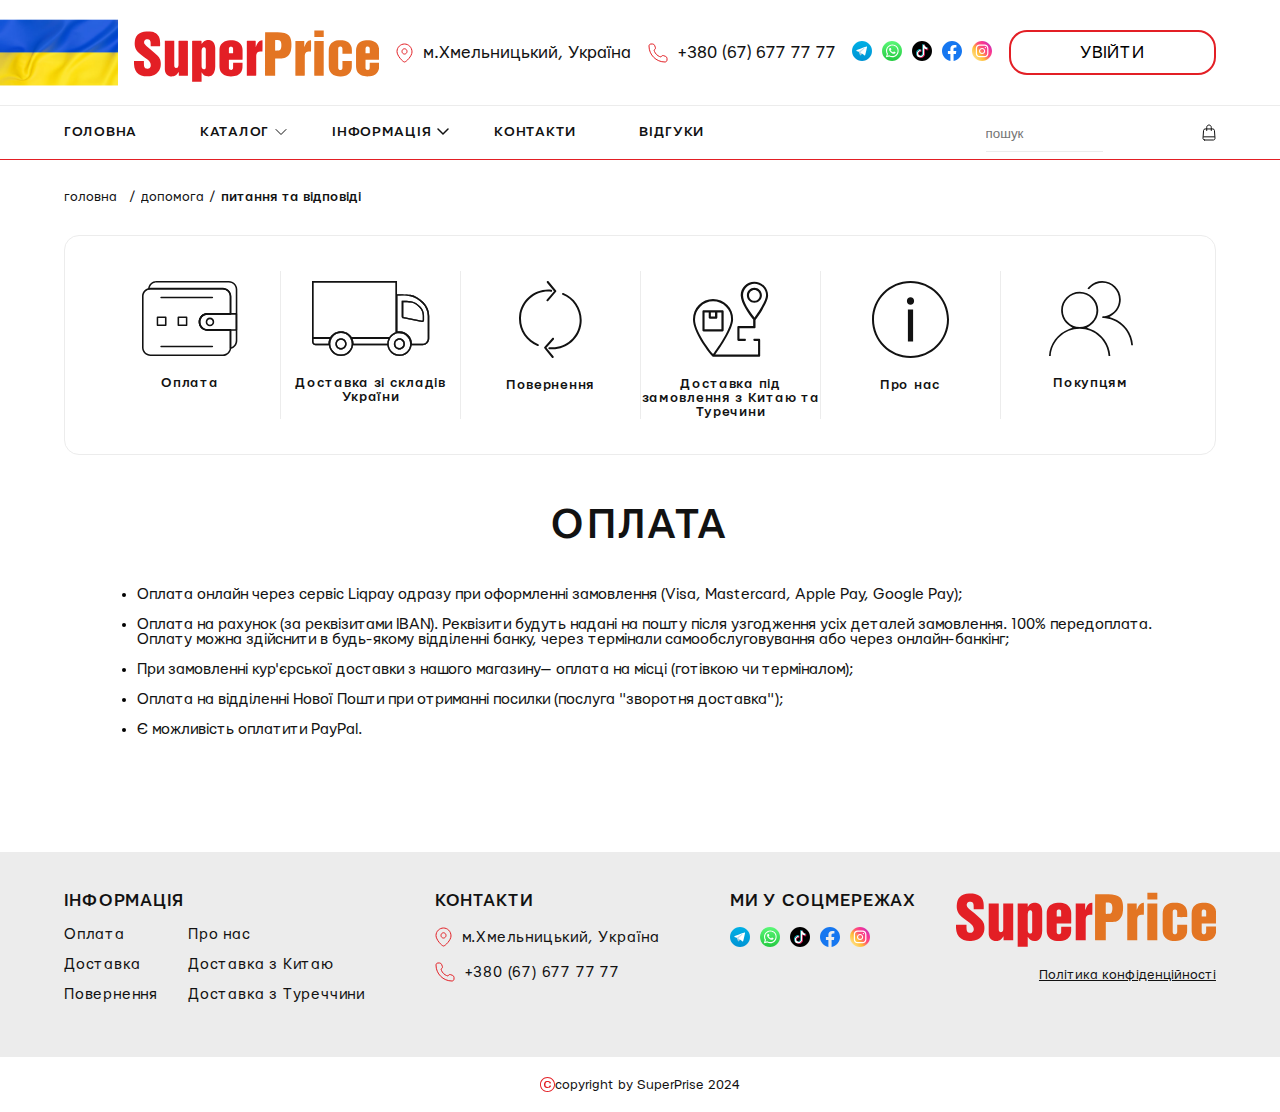
<file: docs/help.html>
<!DOCTYPE html><html lang="uk"><head><meta charset="UTF-8"><meta name="viewport" content="width=device-width, initial-scale=1.0, user-scalable=yes, maximum-scale=2.0"><link rel="preconnect" href="https://fonts.googleapis.com">
<link rel="preconnect" href="https://fonts.gstatic.com" crossorigin>
<link href="https://fonts.googleapis.com/css2?family=Montserrat:wght@100..900&display=swap" rel="stylesheet"><link rel="stylesheet" href="css/style.css"><title>Дешевше - інтернет магазин необхідних товарів для всієї родини</title></head><body id="body"><header><div class="fixed-header"><div class="top-line-header"><div class="wrapper d-flex header item-center"><div class="flex-between burger-logo item-center"><div class="logo flag-img"><a href="index.html"><img src="img/logo.svg" alt="logo"></a></div></div><div class="icon-mobile flex-between item-center"><div class="search-mobile"> <a href="#"> <svg xmlns="http://www.w3.org/2000/svg" width="15" height="15" viewBox="0 0 15 15" fill="none">
<path fill-rule="evenodd" clip-rule="evenodd" d="M6.67279 0.9375C3.50528 0.9375 0.9375 3.50528 0.9375 6.67279C0.9375 9.84031 3.50528 12.4081 6.67279 12.4081C9.84031 12.4081 12.4081 9.84031 12.4081 6.67279C12.4081 3.50528 9.84031 0.9375 6.67279 0.9375ZM0 6.67279C0 2.98751 2.98751 0 6.67279 0C10.3581 0 13.3456 2.98751 13.3456 6.67279C13.3456 8.34673 12.7292 9.8767 11.711 11.0481L14.8627 14.1998C15.0458 14.3829 15.0458 14.6796 14.8627 14.8627C14.6796 15.0458 14.3829 15.0458 14.1998 14.8627L11.0481 11.711C9.8767 12.7292 8.34673 13.3456 6.67279 13.3456C2.98751 13.3456 0 10.3581 0 6.67279Z" fill="#121212"/>
</svg></a></div><p class="cart-cta"> <a href="basket.html"><svg xmlns="http://www.w3.org/2000/svg" width="14" height="17" viewBox="0 0 14 17" fill="none">
<path d="M4.70763 6.52632V3.36842C4.70763 2.06038 5.73396 1 7 1C8.26604 1 9.29237 2.06038 9.29237 3.36842V6.52632M1.65115 12.8421H12.3489M2.52832 16H11.4717C12.3586 16 13.0592 15.2226 12.996 14.3086L12.4502 6.41382C12.3931 5.58755 11.7277 4.94737 10.9259 4.94737H3.07412C2.27235 4.94737 1.60689 5.58755 1.54976 6.41382L1.00396 14.3086C0.940773 15.2226 1.64142 16 2.52832 16Z" stroke="#121212" stroke-linecap="round"/>
</svg></a></p><p class="cabinet-cta"><a href="#"><svg xmlns="http://www.w3.org/2000/svg" width="17" height="16" viewBox="0 0 17 16" fill="none">
<circle cx="8.50065" cy="4.16667" r="3.66667" stroke="#121212"/>
<path d="M16 14.9999C16 11.318 12.6421 8.33325 8.5 8.33325C4.35786 8.33325 1 11.318 1 14.9999" stroke="#121212" stroke-linecap="round"/>
</svg></a></p></div><div class="adress-header"> <a class="d-flex item-center" href="#"><svg xmlns="http://www.w3.org/2000/svg" width="17" height="20" viewBox="0 0 17 20" fill="none">
<path fill-rule="evenodd" clip-rule="evenodd" d="M8.5 19C10.125 19 16 13.0996 16 8.94118C16 4.17647 12.366 1 8.5 1C4.63401 1 1 4.17647 1 8.52941C1 12.6878 6.875 19 8.5 19ZM8.5 11.0588C9.88071 11.0588 11 9.8737 11 8.41177C11 6.94983 9.88071 5.76471 8.5 5.76471C7.11929 5.76471 6 6.94983 6 8.41177C6 9.8737 7.11929 11.0588 8.5 11.0588Z" stroke="#E31F25"/>
</svg> <span>м.Хмельницький, Україна</span></a></div><div class="phone-header"> <a class="d-flex item-center" href="tel:+380"><svg xmlns="http://www.w3.org/2000/svg" width="20" height="20" viewBox="0 0 20 20" fill="none">
<path d="M19 17V15.3541C19 14.5363 18.5021 13.8008 17.7428 13.4971L15.7086 12.6835C14.7429 12.2971 13.6422 12.7156 13.177 13.646L13 14C13 14 10.5 13.5 8.5 11.5C6.5 9.5 6 7 6 7L6.35402 6.82299C7.28438 6.35781 7.70285 5.25714 7.31654 4.29136L6.50289 2.25722C6.19916 1.4979 5.46374 1 4.64593 1H3C1.89543 1 1 1.89543 1 3C1 11.8366 8.16344 19 17 19C18.1046 19 19 18.1046 19 17Z" stroke="#E31F25" stroke-linejoin="round"/>
</svg><span>+380 (67) 677 77 77</span></a></div><div class="social-header"><div class="d-flex social-icon"><p><a href="https://t.me/"> <svg xmlns="http://www.w3.org/2000/svg" width="20" height="20" viewBox="0 0 20 20" fill="none">
<g clip-path="url(#clip0_213_16744)">
<path d="M10 20C15.5228 20 20 15.5228 20 10C20 4.47715 15.5228 0 10 0C4.47715 0 0 4.47715 0 10C0 15.5228 4.47715 20 10 20Z" fill="url(#paint0_linear_213_16744)"/>
<path d="M6.7998 10.7L7.9998 14C7.9998 14 8.0998 14.3 8.2998 14.3C8.4998 14.3 10.7998 11.8 10.7998 11.8L13.3998 6.7L6.7998 9.9V10.7Z" fill="#C1DAEA"/>
<path d="M8.29966 11.6L8.09966 14C8.09966 14 7.99966 14.7 8.69966 14C9.39966 13.3 10.1997 12.7 10.1997 12.7L8.29966 11.6Z" fill="#9CC6D9"/>
<path d="M6.8001 10.8L4.4001 10C4.4001 10 4.1001 9.9 4.2001 9.6C4.2001 9.5 4.3001 9.5 4.4001 9.4C4.9001 9 14.4001 5.6 14.4001 5.6C14.4001 5.6 14.7001 5.5 14.8001 5.6C14.9001 5.6 14.9001 5.7 15.0001 5.8C15.0001 5.8 15.0001 5.9 15.0001 6C15.0001 6.1 15.0001 6.1 15.0001 6.2C14.9001 7.1 13.2001 14.1 13.2001 14.1C13.2001 14.1 13.1001 14.5 12.7001 14.5C12.6001 14.5 12.4001 14.5 12.2001 14.3C11.5001 13.7 9.0001 12 8.4001 11.6C8.4001 11.6 8.4001 11.6 8.4001 11.5V11.4C8.4001 11.4 12.8001 7.5 12.9001 7.1C12.9001 7.1 12.9001 7.1 12.8001 7.1C12.5001 7.2 7.5001 10.4 6.9001 10.7C6.9001 10.9 6.8001 10.8 6.8001 10.8Z" fill="white"/>
</g>
<defs>
<linearGradient id="paint0_linear_213_16744" x1="10" y1="20" x2="10" y2="0" gradientUnits="userSpaceOnUse">
<stop stop-color="#0093D4"/>
<stop offset="1" stop-color="#00B0E5"/>
</linearGradient>
<clipPath id="clip0_213_16744">
<rect width="20" height="20" fill="white"/>
</clipPath>
</defs>
</svg></a></p><p><a href="whatsapp://send?phone=+12345678910"> <svg xmlns="http://www.w3.org/2000/svg" width="20" height="20" viewBox="0 0 20 20" fill="none">
<g clip-path="url(#clip0_213_16752)">
<path d="M10 20C15.5228 20 20 15.5228 20 10C20 4.47715 15.5228 0 10 0C4.47715 0 0 4.47715 0 10C0 15.5228 4.47715 20 10 20Z" fill="url(#paint0_linear_213_16752)"/>
<path fill-rule="evenodd" clip-rule="evenodd" d="M14.8004 5.3C13.6004 4.1 12.0004 3.4 10.3004 3.4C6.80039 3.5 4.00039 6.3 4.00039 9.8C4.00039 10.9 4.30039 12 4.80039 13L3.90039 16.3L7.30039 15.4C8.20039 15.9 9.30039 16.2 10.3004 16.2C13.8004 16.2 16.6004 13.4 16.6004 9.9C16.7004 8.1 16.0004 6.5 14.8004 5.3ZM10.3004 15.1C9.40039 15.1 8.40039 14.8 7.60039 14.4L7.40039 14.3L5.40039 14.8L6.00039 12.8L5.90039 12.6C5.30039 11.8 5.00039 10.8 5.10039 9.8C5.10039 6.9 7.50039 4.5 10.4004 4.5C11.8004 4.5 13.1004 5 14.1004 6C15.1004 7 15.6004 8.3 15.6004 9.7C15.6004 12.7 13.2004 15.1 10.3004 15.1ZM13.2004 11.1C13.0004 11 12.3004 10.6 12.1004 10.6C12.0004 10.5 11.8004 10.5 11.7004 10.7C11.6004 10.9 11.3004 11.2 11.2004 11.3C11.1004 11.4 11.0004 11.4 10.9004 11.3C10.7004 11.2 10.2004 11.1 9.60039 10.5C9.10039 10.1 8.80039 9.6 8.70039 9.4C8.60039 9.2 8.70039 9.2 8.80039 9.1C8.90039 9.1 9.00039 9 9.10039 8.9C9.20039 8.8 9.20039 8.7 9.30039 8.6C9.40039 8.5 9.30039 8.4 9.30039 8.3C9.30039 8.2 8.90039 7.4 8.80039 7.1C8.60039 6.8 8.50039 6.9 8.40039 6.9C8.30039 6.9 8.20039 6.9 8.10039 6.9C8.00039 6.9 7.80039 6.9 7.70039 7.1C7.50039 7.2 7.10039 7.6 7.10039 8.4C7.10039 9.2 7.70039 9.9 7.70039 10C7.80039 10.1 8.80039 11.7 10.4004 12.4C10.8004 12.6 11.1004 12.7 11.3004 12.7C11.7004 12.8 12.0004 12.8 12.3004 12.8C12.6004 12.8 13.2004 12.4 13.4004 12C13.5004 11.6 13.5004 11.3 13.5004 11.2C13.5004 11.2 13.4004 11.2 13.2004 11.1Z" fill="white"/>
</g>
<defs>
<linearGradient id="paint0_linear_213_16752" x1="10" y1="18.547" x2="10" y2="-1.453" gradientUnits="userSpaceOnUse">
<stop stop-color="#27CD44"/>
<stop offset="1" stop-color="#5FFB7C"/>
</linearGradient>
<clipPath id="clip0_213_16752">
<rect width="20" height="20" fill="white"/>
</clipPath>
</defs>
</svg></a></p><p><a href=""> <svg xmlns="http://www.w3.org/2000/svg" width="20" height="20" viewBox="0 0 20 20" fill="none">
<g clip-path="url(#clip0_213_16759)">
<path d="M10 20C15.5228 20 20 15.5228 20 10C20 4.47715 15.5228 0 10 0C4.47715 0 0 4.47715 0 10C0 15.5228 4.47715 20 10 20Z" fill="black"/>
<path d="M7.29961 14C7.39961 14.1 7.49961 14.2 7.59961 14.3C7.89961 14.6 8.29961 14.7 8.69961 14.7C9.69961 14.8 10.5996 14 10.6996 13V12.9C10.6996 9.9 10.6996 6.9 10.6996 3.9C10.6996 3.7 10.6996 3.7 10.8996 3.7C11.3996 3.7 11.7996 3.7 12.2996 3.7H12.3996V3.8C12.5996 4.6 12.9996 5.2 13.6996 5.7L13.7996 5.8C13.7996 5.8 13.8996 5.8 13.8996 5.9C13.9996 6 14.0996 6.1 14.1996 6.1C14.5996 6.4 14.9996 6.6 15.3996 6.7H15.4996V6.8C15.4996 7.3 15.4996 7.9 15.4996 8.4C15.4996 8.5 15.4996 8.5 15.3996 8.5C14.9996 8.5 14.5996 8.4 14.2996 8.4C13.6996 8.3 13.0996 8 12.4996 7.6C12.4996 7.6 12.3996 7.5 12.3996 7.6V7.7C12.3996 9.2 12.3996 10.7 12.3996 12.2C12.3996 13.2 12.0996 14.2 11.3996 15C10.6996 15.8 9.79961 16.3 8.69961 16.5C7.89961 16.6 6.99961 16.5 6.29961 16.1C6.19961 16 6.09961 16 5.89961 15.9L5.79961 15.8C5.49961 15.6 5.39961 15.3 5.19961 15C4.89961 14.6 4.79961 14.1 4.69961 13.6C4.69961 13.3 4.59961 13 4.59961 12.7C4.69961 11.7 4.99961 10.9 5.59961 10.2C6.09961 9.6 6.79961 9.2 7.49961 8.9C7.79961 8.8 8.09961 8.7 8.49961 8.7C8.59961 8.7 8.59961 8.7 8.69961 8.7H8.79961V8.8C8.79961 9.3 8.79961 9.9 8.79961 10.4C8.79961 10.4 8.79961 10.4 8.79961 10.5C8.79961 10.6 8.79961 10.6 8.69961 10.6C8.59961 10.6 8.39961 10.5 8.29961 10.5C8.09961 10.5 7.79961 10.5 7.59961 10.6C6.89961 10.9 6.39961 11.4 6.29961 12.2C6.19961 13 6.49961 13.6 7.09961 14C7.19961 13.9 7.29961 14 7.29961 14Z" fill="white"/>
<path d="M5.90039 15.9C6.40039 16.2 7.00039 16.4 7.50039 16.5C7.80039 16.5 8.10039 16.6 8.30039 16.5C9.20039 16.5 10.1004 16.1 10.8004 15.5C11.5004 14.9 12.0004 14.2 12.2004 13.3C12.3004 13 12.3004 12.7 12.3004 12.5C12.3004 12.3 12.3004 12.2 12.3004 12C12.3004 10.6 12.3004 9.2 12.3004 7.8V7.7H12.4004C12.9004 8 13.4004 8.3 14.0004 8.5C14.3004 8.6 14.7004 8.6 15.0004 8.7C15.1004 8.7 15.3004 8.7 15.4004 8.7C15.5004 8.7 15.5004 8.7 15.5004 8.6C15.5004 8.5 15.5004 8.5 15.5004 8.4C15.5004 7.9 15.5004 7.4 15.5004 7V6.9C15.6004 6.9 15.8004 6.9 15.9004 7C16.0004 7 16.1004 7 16.1004 7C16.1004 7 16.2004 7 16.2004 7.1C16.2004 7.8 16.2004 8.5 16.2004 9.2C16.2004 9.3 16.2004 9.3 16.1004 9.3C15.9004 9.3 15.7004 9.3 15.5004 9.3C15.1004 9.2 14.6004 9.1 14.2004 9C13.8004 8.8 13.4004 8.6 13.1004 8.4C13.1004 8.4 13.1004 8.4 13.0004 8.3V8.4C13.0004 9.9 13.0004 11.4 13.0004 12.9C13.0004 13.7 12.8004 14.5 12.4004 15.1C11.9004 15.9 11.2004 16.5 10.2004 16.8C9.60039 17 9.10039 17.1 8.50039 17C7.60039 17 6.70039 16.6 5.90039 15.9Z" fill="#EC1655"/>
<path d="M12.5004 3.8C12.4004 3.8 12.4004 3.8 12.5004 3.8C11.9004 3.8 11.4004 3.8 10.9004 3.8C10.8004 3.8 10.8004 3.8 10.8004 3.9C10.8004 6.9 10.8004 9.9 10.8004 12.8C10.8004 13 10.8004 13.2 10.7004 13.4C10.5004 14.1 10.0004 14.6 9.30039 14.7C8.50039 14.9 7.90039 14.6 7.40039 14C7.50039 14.1 7.70039 14.1 7.90039 14.1C8.40039 14.2 8.90039 14.1 9.30039 13.9C9.80039 13.6 10.1004 13.1 10.2004 12.6C10.2004 12.5 10.2004 12.4 10.2004 12.3C10.2004 9.3 10.2004 6.3 10.2004 3.4C10.2004 3.3 10.2004 3.3 10.3004 3.3C11.0004 3.3 11.7004 3.3 12.4004 3.3C12.5004 3.3 12.5004 3.3 12.5004 3.4C12.4004 3.4 12.4004 3.6 12.5004 3.8Z" fill="#0CBAC6"/>
<path d="M8.8 8.70001C8.4 8.70001 8 8.70001 7.6 8.90001C7 9.10001 6.5 9.40001 6 9.80001C5.4 10.3 5 11 4.8 11.8C4.7 12.1 4.7 12.4 4.7 12.6C4.7 12.8 4.7 12.9 4.7 13.1C4.7 13.6 4.8 14 5 14.5C5.2 15 5.5 15.4 5.8 15.8C5.7 15.8 5.7 15.7 5.6 15.6C4.9 15.1 4.4 14.4 4.2 13.5C4.1 13.3 4 13 4 12.7C4 12.5 4 12.3 4 12C4 11.5 4.2 11 4.4 10.6C4.6 10.1 4.9 9.70001 5.3 9.30001C5.7 8.90001 6.2 8.50001 6.8 8.30001C7.2 8.20001 7.5 8.10001 7.9 8.10001C8.2 8.10001 8.5 8.10001 8.7 8.10001C8.7 8.10001 8.8 8.10001 8.8 8.20001C8.8 8.30001 8.8 8.50001 8.8 8.70001Z" fill="#0CBAC6"/>
<path d="M7.29997 14C7.09997 13.9 6.99997 13.8 6.89997 13.7C6.59997 13.4 6.39997 13 6.29997 12.5C6.19997 11.5 6.79997 10.7 7.59997 10.4C7.99997 10.3 8.29997 10.3 8.69997 10.4C8.69997 10.4 8.69997 10.4 8.79997 10.4V10.3C8.79997 9.80001 8.79997 9.20001 8.79997 8.70001V8.60001C8.99997 8.60001 9.19997 8.60001 9.39997 8.60001C9.39997 9.30001 9.39997 10 9.39997 10.8V10.9C9.29997 10.9 9.19997 10.9 9.09997 10.8C8.49997 10.7 7.99997 10.9 7.59997 11.2C7.19997 11.5 6.99997 11.9 6.89997 12.4C6.89997 13.1 6.99997 13.5 7.29997 14Z" fill="#EC1655"/>
<path d="M13.9004 5.9C13.7004 5.8 13.5004 5.6 13.3004 5.4C12.8004 4.9 12.6004 4.4 12.4004 3.8C12.6004 3.8 12.8004 3.8 13.0004 3.8C13.0004 4.3 13.2004 4.8 13.4004 5.3C13.6004 5.5 13.7004 5.7 13.9004 5.9Z" fill="#EC1655"/>
<path d="M15.6 6.9C15 6.8 14.6 6.5 14.1 6.2C14.1 6.1 14 6 14 6C14 6 14 6 14.1 6C14.4 6.2 14.8 6.3 15.2 6.4C15.3 6.4 15.5 6.4 15.7 6.4C15.8 6.4 15.8 6.4 15.8 6.5C15.6 6.6 15.6 6.7 15.6 6.9Z" fill="#0CBAC6"/>
</g>
<defs>
<clipPath id="clip0_213_16759">
<rect width="20" height="20" fill="white"/>
</clipPath>
</defs>
</svg></a></p><p><a href=""> <svg xmlns="http://www.w3.org/2000/svg" width="20" height="20" viewBox="0 0 20 20" fill="none">
<g clip-path="url(#clip0_213_16771)">
<path d="M10 0C4.5 0 0 4.5 0 10C0 15 3.7 19.1 8.4 19.9V12.9H5.9V10H8.4V7.8C8.4 5.3 9.9 3.9 12.2 3.9C13.3 3.9 14.4 4.1 14.4 4.1V6.6H13.1C11.9 6.6 11.5 7.4 11.5 8.2V10H14.3L13.9 12.9H11.6V19.9C16.3 19.1 20 15 20 10C20 4.5 15.5 0 10 0Z" fill="#1677F0"/>
</g>
<defs>
<clipPath id="clip0_213_16771">
<rect width="20" height="20" fill="white"/>
</clipPath>
</defs>
</svg></a></p><p><a href=""> <svg xmlns="http://www.w3.org/2000/svg" width="20" height="20" viewBox="0 0 20 20" fill="none">
<g clip-path="url(#clip0_213_16773)">
<path d="M10.0002 18.7C14.8603 18.7 18.8002 14.7601 18.8002 9.9C18.8002 5.03989 14.8603 1.1 10.0002 1.1C5.14009 1.1 1.2002 5.03989 1.2002 9.9C1.2002 14.7601 5.14009 18.7 10.0002 18.7Z" fill="white"/>
<path d="M10 20C4.5 20 0 15.5 0 10C0 4.5 4.5 0 10 0C15.5 0 20 4.5 20 10C20 15.5 15.5 20 10 20ZM13.4 5.9C13 5.9 12.7 6.2 12.7 6.6C12.7 7 13 7.3 13.4 7.3C13.8 7.3 14.1 7 14.1 6.6C14.1 6.2 13.8 5.9 13.4 5.9ZM10.1 6.9C8.4 6.9 7 8.3 7 10C7 11.7 8.4 13.1 10.1 13.1C11.8 13.1 13.2 11.7 13.2 10C13.2 8.3 11.8 6.9 10.1 6.9ZM10.1 12C9 12 8.1 11.1 8.1 10C8.1 8.9 9 8 10.1 8C11.2 8 12.1 8.9 12.1 10C12.1 11.1 11.2 12 10.1 12ZM16.4 7.4C16.4 5.3 14.7 3.6 12.6 3.6H7.6C5.5 3.6 3.8 5.3 3.8 7.4V12.4C3.8 14.5 5.5 16.2 7.6 16.2H12.6C14.7 16.2 16.4 14.5 16.4 12.4V7.4ZM15.2 12.4C15.2 13.8 14 15 12.6 15H7.6C6.1 15 5 13.9 5 12.4V7.4C5 6 6.1 4.8 7.6 4.8H12.6C14 4.8 15.2 6 15.2 7.4V12.4Z" fill="url(#paint0_linear_213_16773)"/>
</g>
<defs>
<linearGradient id="paint0_linear_213_16773" x1="1.92" y1="16.88" x2="26.7298" y2="-4.2452" gradientUnits="userSpaceOnUse">
<stop offset="0.0011048" stop-color="#FFE185"/>
<stop offset="0.2094" stop-color="#FFBB36"/>
<stop offset="0.3765" stop-color="#FF5176"/>
<stop offset="0.5238" stop-color="#F63395"/>
<stop offset="0.7394" stop-color="#A436D2"/>
<stop offset="1" stop-color="#5F4EED"/>
</linearGradient>
<clipPath id="clip0_213_16773">
<rect width="20" height="20" fill="white"/>
</clipPath>
</defs>
</svg></a></p></div></div><div class="entry-button cabinet-cta"> <form action="#"> <button type="submit">увійти</button></form></div><div class="burger burger-fix" id="burger"><span class="bord"></span></div><div class="black-fon-popup black-fon-reg d-none"></div><div class="popup-cabinet d-none"><div class="registration"><a class="cancel-popup-cabinet" href="#"> <svg xmlns="http://www.w3.org/2000/svg" width="22" height="22" viewBox="0 0 22 22" fill="none">
<path d="M20.9999 1.00008L1 21M0.999915 1L20.9998 20.9999" stroke="#D9D9D9" stroke-width="2" stroke-linecap="round" stroke-linejoin="round"/>
</svg></a><h2>особистий кабінет</h2><div class="d-flex item-center cta-reg"><a class="entry active-link" href="#">вхід</a><a class="registration" href="#">Реєстрація</a></div><div class="entry-form active-form"><form action="#"><p> <label for="emailEntry">E-mail</label><input type="email" name="emailEntry" id="emailEntry" placeholder="E-mail" required autocomplete="username"></p><p> <label for="passwordEntry">Пароль</label><input class="password" type="password" id="passwordEntry" name="passwordEntry" placeholder="Ваш пароль" required autocomplete="current-password" minlength="6" maxlength="25"><a class="eye closeEye" href="#" data-target="passwordEntry"><svg class="openEye" xmlns="http://www.w3.org/2000/svg" width="17" height="12" viewBox="0 0 17 12" fill="none">
<path d="M1.39258 7.004C1.19843 6.7376 1.10136 6.6044 1.03454 6.3467C0.988487 6.16909 0.988487 5.83091 1.03454 5.6533C1.10136 5.3956 1.19843 5.2624 1.39258 4.996C2.45644 3.5362 4.78758 1 8.14286 1C11.4981 1 13.8293 3.5362 14.8931 4.996C15.0873 5.2624 15.1844 5.3956 15.2512 5.6533C15.2972 5.83091 15.2972 6.16909 15.2512 6.3467C15.1844 6.6044 15.0873 6.7376 14.8931 7.004C13.8293 8.4638 11.4981 11 8.14286 11C4.78758 11 2.45644 8.4638 1.39258 7.004Z" stroke="#D9D9D9" stroke-width="1.5" stroke-linecap="round" stroke-linejoin="round"/>
<path d="M8.14244 7.42857C8.93142 7.42857 9.57101 6.78898 9.57101 6C9.57101 5.21102 8.93142 4.57143 8.14244 4.57143C7.35346 4.57143 6.71387 5.21102 6.71387 6C6.71387 6.78898 7.35346 7.42857 8.14244 7.42857Z" stroke="#D9D9D9" stroke-width="1.5" stroke-linecap="round" stroke-linejoin="round"/>
</svg></a></p><a href="#">Забули пароль?</a><p class="btn-block-reg"><button class="btn-reg" type="submit"> увійти </button></p></form></div><div class="registration-form"> <form action="#"> <p> <label for="nameReg">Імʼя та прізвище</label><input type="text" name="nameReg" placeholder="Ваше імʼя та прізвище" required maxlength="50"></p><p> <label for="emailReg">E-mail</label><input type="email" name="emailReg" placeholder="E-mail" required autocomplete="username" maxlength="50"></p><p> <label for="passwordReg">Пароль<span>(Пароль повинен бути не менше 6 символів)</span></label><input class="password" type="password" id="passwordReg" name="passwordReg" placeholder="Ваш пароль" required autocomplete="new-password" minlength="6" maxlength="25"><a class="eye closeEye" href="#" data-target="passwordReg"><svg class="openEye" xmlns="http://www.w3.org/2000/svg" width="17" height="12" viewBox="0 0 17 12" fill="none">
<path d="M1.39258 7.004C1.19843 6.7376 1.10136 6.6044 1.03454 6.3467C0.988487 6.16909 0.988487 5.83091 1.03454 5.6533C1.10136 5.3956 1.19843 5.2624 1.39258 4.996C2.45644 3.5362 4.78758 1 8.14286 1C11.4981 1 13.8293 3.5362 14.8931 4.996C15.0873 5.2624 15.1844 5.3956 15.2512 5.6533C15.2972 5.83091 15.2972 6.16909 15.2512 6.3467C15.1844 6.6044 15.0873 6.7376 14.8931 7.004C13.8293 8.4638 11.4981 11 8.14286 11C4.78758 11 2.45644 8.4638 1.39258 7.004Z" stroke="#D9D9D9" stroke-width="1.5" stroke-linecap="round" stroke-linejoin="round"/>
<path d="M8.14244 7.42857C8.93142 7.42857 9.57101 6.78898 9.57101 6C9.57101 5.21102 8.93142 4.57143 8.14244 4.57143C7.35346 4.57143 6.71387 5.21102 6.71387 6C6.71387 6.78898 7.35346 7.42857 8.14244 7.42857Z" stroke="#D9D9D9" stroke-width="1.5" stroke-linecap="round" stroke-linejoin="round"/>
</svg></a></p><p> <label for="passwordReg2">Повторіть пароль</label><input class="password" type="password" id="passwordReg2" name="passwordReg2" placeholder="Ваш пароль" required autocomplete="new-password" minlength="6" maxlength="25"><a class="eye closeEye" href="#" data-target="passwordReg2"><svg class="openEye" xmlns="http://www.w3.org/2000/svg" width="17" height="12" viewBox="0 0 17 12" fill="none">
<path d="M1.39258 7.004C1.19843 6.7376 1.10136 6.6044 1.03454 6.3467C0.988487 6.16909 0.988487 5.83091 1.03454 5.6533C1.10136 5.3956 1.19843 5.2624 1.39258 4.996C2.45644 3.5362 4.78758 1 8.14286 1C11.4981 1 13.8293 3.5362 14.8931 4.996C15.0873 5.2624 15.1844 5.3956 15.2512 5.6533C15.2972 5.83091 15.2972 6.16909 15.2512 6.3467C15.1844 6.6044 15.0873 6.7376 14.8931 7.004C13.8293 8.4638 11.4981 11 8.14286 11C4.78758 11 2.45644 8.4638 1.39258 7.004Z" stroke="#D9D9D9" stroke-width="1.5" stroke-linecap="round" stroke-linejoin="round"/>
<path d="M8.14244 7.42857C8.93142 7.42857 9.57101 6.78898 9.57101 6C9.57101 5.21102 8.93142 4.57143 8.14244 4.57143C7.35346 4.57143 6.71387 5.21102 6.71387 6C6.71387 6.78898 7.35346 7.42857 8.14244 7.42857Z" stroke="#D9D9D9" stroke-width="1.5" stroke-linecap="round" stroke-linejoin="round"/>
</svg></a></p><p class="btn-block-reg"> <button class="btn-reg" type="submit">зареєструватися </button></p></form></div></div></div></div></div><div class="black-fon"></div><div class="header-navigation"> <nav class="wrapper flex-between item-center"><div class="nav_container"><ul class="navigation-menu-catalog"><li class="mobile-head-menu"> <span>меню</span><span class="cancel-menu"><svg xmlns="http://www.w3.org/2000/svg" width="12" height="12" viewBox="0 0 12 12" fill="none">
<path d="M11 1.00004L1 11M0.999958 1L10.9999 11" stroke="#121212" stroke-opacity="0.5" stroke-linecap="round" stroke-linejoin="round"/>
</svg></span></li><li><a class="d-block" href="index.html">головна</a></li><li><a class="down-menu" href="javascript:void(0)">каталог<svg xmlns="http://www.w3.org/2000/svg" width="12" height="7" viewBox="0 0 12 7" fill="none">
<path d="M1 1L6 6L11 1" stroke="#121212" stroke-linecap="round"/>
</svg></a><div class="sub-menu-main mobile-menu"><ul class="sub-menu"><li><a href="catalog.html"><span>Чоловічий одяг</span></a><div class="second-subMenu"><ul><li><a href="#">футболки</a></li><li><a href="#">худі</a></li><li><a href="#">носки</a></li><li><a href="#">спідня білизна</a></li><li><a href="#">спортивні штани</a></li><li><a href="#">джинси</a></li><li><a href="#">шорти</a></li><li><a href="#">сорочки</a></li><li><a href="#">футолки поло</a></li><li><a href="#">костюми</a></li><li><a href="#">верхній одяг</a></li></ul></div></li><li><a href="catalog.html"><span>Чоловіче взуття</span></a><div class="second-subMenu"><ul><li><a href="#">тапки</a></li><li><a href="#">кросівки</a></li><li><a href="#">кеди</a></li><li><a href="#">туфлі</a></li></ul></div></li><li><a href="catalog.html"><span>Жіночий одяг</span></a><div class="second-subMenu"><ul><li><a href="#">футболки</a></li><li><a href="#">худі</a></li><li><a href="#">носки</a></li><li><a href="#">спідня білизна</a></li><li><a href="#">спортивні штани</a></li><li><a href="#">джинси</a></li><li><a href="#">шорти</a></li><li><a href="#">сорочки</a></li><li><a href="#">сукні</a></li><li><a href="#">жилетки</a></li><li><a href="#">пальто</a></li><li><a href="#">майки</a></li><li><a href="#">лосини</a></li><li><a href="#">комбінезони</a></li><li><a href="#">спідниці</a></li><li><a href="#">топи</a></li></ul></div></li><li><a href="catalog.html"><span>Жіноче взуття</span></a><div class="second-subMenu"><ul><li><a href="#">тапки</a></li><li><a href="#">кросівки</a></li><li><a href="#">кеди</a></li><li><a href="#">туфлі</a></li><li><a href="#">балетки</a></li><li><a href="#">уги</a></li></ul></div></li><li><a href="catalog.html"><span>Дитячий одяг</span></a><div class="second-subMenu"><ul><li><a href="#">футболки</a></li><li><a href="#">боді</a></li><li><a href="#">штани</a></li><li><a href="#">лосини</a></li><li><a href="#">худі</a></li><li><a href="#">шорти</a></li><li><a href="#">джинси</a></li><li><a href="#">комбінезони</a></li><li><a href="#">купальники</a></li></ul></div></li><li><a href="catalog.html"><span>Підлітковий одяг</span></a><div class="second-subMenu"><ul><li><a href="#">футболки</a></li><li><a href="#">худі</a></li><li><a href="#">носки</a></li><li><a href="#">спідня білизна</a></li><li><a href="#">спортивні штани</a></li><li><a href="#">джинси</a></li><li><a href="#">шорти</a></li><li><a href="#">сорочки</a></li><li><a href="#">сукні</a></li><li><a href="#">жилетки</a></li><li><a href="#">пальто</a></li><li><a href="#">майки</a></li></ul></div></li><li><a href="catalog.html"><span>Головні убори</span></a><div class="second-subMenu"><ul><li><a href="#">кепки</a></li><li><a href="#">панамки</a></li><li><a href="#">шапки</a></li></ul></div></li><li><a href="catalog.html"><span>Рюкзаки, сумки, гаманці</span></a></li><li><a href="catalog.html"><span>Товари для дому</span></a><div class="second-subMenu"><ul><li><a href="#">посуд</a></li><li><a href="#">вази</a></li><li><a href="#">господарські товари</a></li><li><a href="#">ліхтарики</a></li><li><a href="#">скарбнички</a></li><li><a href="#">усе для кухні</a></li></ul></div></li><li><a href="catalog.html"><span>Іграшки</span></a></li><li><a href="catalog.html"><span>Аксесуари</span></a></li><li><a href="catalog.html"><span>Канцтовари</span></a></li><li><a href="catalog.html"><span>Товари з українською символікою              </span></a></li></ul></div></li><li><a class="down-menu d-block" href="help.html">інформація<svg class="position-center help-svg" xmlns="http://www.w3.org/2000/svg" width="12" height="8" viewBox="0 0 12 8" fill="none">
<path d="M1 1L6 6L11 1" stroke-width="1.5" stroke-linecap="round"/>
</svg></a><ul class="help-sub-menu"><li><a href="help.html#price" data-href="price"><svg xmlns="http://www.w3.org/2000/svg" width="96" height="75" viewBox="0 0 96 75" fill="none">
<g clip-path="url(#clip0_469_12415)">
<path d="M80.85 75H8.475C3.825 75 0 71.175 0 66.525V15.3C0 10.65 3.825 6.825 8.475 6.825H80.85C85.5 6.825 89.325 10.65 89.325 15.3V32.925C89.325 33.375 88.95 33.675 88.575 33.675H65.475C61.5 33.675 58.275 36.9 58.275 40.875C58.275 44.85 61.5 48.075 65.475 48.075H88.5C88.95 48.075 89.25 48.45 89.25 48.825V66.45C89.325 71.175 85.5 75 80.85 75ZM8.475 8.4C4.65 8.4 1.575 11.475 1.575 15.3V66.525C1.575 70.35 4.65 73.425 8.475 73.425H80.85C84.675 73.425 87.75 70.35 87.75 66.525V49.65H65.475C60.675 49.65 56.7 45.75 56.7 40.875C56.7 36.075 60.6 32.1 65.475 32.1H87.75V15.3C87.75 11.475 84.675 8.4 80.85 8.4H8.475Z" fill=""/>
<path d="M93.6752 49.65H65.4752C60.6752 49.65 56.7002 45.75 56.7002 40.875C56.7002 36.075 60.6002 32.1 65.4752 32.1H93.6752C93.9752 32.1 94.2002 32.1 94.4252 32.1C94.8002 32.1 95.1752 32.475 95.1752 32.85V48.75C95.1752 49.125 94.8752 49.5 94.5002 49.5C94.2002 49.65 93.9752 49.65 93.6752 49.65ZM65.4752 33.75C61.5002 33.75 58.2752 36.975 58.2752 40.95C58.2752 44.925 61.5002 48.15 65.4752 48.15H93.6002V33.75H65.4752Z" fill=""/>
<path d="M67.9498 45.15C65.6248 45.15 63.6748 43.275 63.6748 40.875C63.6748 38.55 65.5498 36.6 67.9498 36.6C70.2748 36.6 72.2248 38.475 72.2248 40.875C72.1498 43.275 70.2748 45.15 67.9498 45.15ZM67.9498 38.25C66.4498 38.25 65.2498 39.45 65.2498 40.95C65.2498 42.45 66.4498 43.65 67.9498 43.65C69.4498 43.65 70.6498 42.45 70.6498 40.95C70.6498 39.45 69.4498 38.25 67.9498 38.25Z" fill=""/>
<path d="M88.5002 67.95C88.2752 67.95 88.1252 67.875 87.9752 67.725C87.8252 67.575 87.6752 67.35 87.6752 67.05C87.6752 66.825 87.6752 66.675 87.6752 66.45V49.65H65.4752C60.6752 49.65 56.7002 45.75 56.7002 40.875C56.7002 36.075 60.6002 32.1 65.4752 32.1H87.7502V15.3C87.7502 11.475 84.6752 8.4 80.8502 8.4H8.4752C7.9502 8.4 7.50019 8.475 7.05019 8.55C6.82519 8.625 6.5252 8.55 6.3752 8.4C6.1502 8.25 6.0752 8.025 6.0752 7.725C6.4502 3.375 10.1252 0 14.4752 0H86.8502C91.5002 0 95.3252 3.825 95.3252 8.475V59.7C95.3252 63.675 92.5502 67.125 88.6502 67.95C88.6502 67.95 88.5752 67.95 88.5002 67.95ZM65.4752 33.75C61.5002 33.75 58.2752 36.975 58.2752 40.95C58.2752 44.925 61.5002 48.15 65.4752 48.15H88.5002C88.9502 48.15 89.2502 48.525 89.2502 48.9V66.15C91.8752 65.175 93.7502 62.55 93.7502 59.7V8.475C93.7502 4.65 90.6752 1.575 86.8502 1.575H14.4752C11.2502 1.575 8.4752 3.825 7.7252 6.9C7.9502 6.9 8.17519 6.9 8.40019 6.9H80.7752C85.4252 6.9 89.2502 10.725 89.2502 15.375V33C89.2502 33.45 88.8752 33.75 88.5002 33.75H65.4752Z" fill=""/>
<path d="M70.2748 17.25H19.0498C18.5998 17.25 18.2998 16.875 18.2998 16.5C18.2998 16.05 18.6748 15.75 19.0498 15.75H70.3498C70.7998 15.75 71.0998 16.125 71.0998 16.5C71.0998 16.875 70.7248 17.25 70.2748 17.25Z" fill=""/>
<path d="M70.2748 66.225H19.0498C18.5998 66.225 18.2998 65.85 18.2998 65.475C18.2998 65.025 18.6748 64.725 19.0498 64.725H70.3498C70.7998 64.725 71.0998 65.1 71.0998 65.475C71.0998 65.85 70.7248 66.225 70.2748 66.225Z" fill=""/>
<path d="M23.7752 45H15.4502C15.0002 45 14.7002 44.625 14.7002 44.25V36.225C14.7002 35.775 15.0752 35.475 15.4502 35.475H23.7752C24.2252 35.475 24.5252 35.85 24.5252 36.225V44.175C24.5252 44.625 24.1502 45 23.7752 45ZM16.2002 43.425H22.9502V37.05H16.2002V43.425Z" fill=""/>
<path d="M44.6248 45H36.2998C35.8498 45 35.5498 44.625 35.5498 44.25V36.225C35.5498 35.775 35.9248 35.475 36.2998 35.475H44.6248C45.0748 35.475 45.3748 35.85 45.3748 36.225V44.175C45.4498 44.625 45.0748 45 44.6248 45ZM37.1248 43.425H43.8748V37.05H37.1248V43.425Z" fill=""/>
</g>
<defs>
<clipPath id="clip0_469_12415">
<rect width="95.85" height="75" fill="white"/>
</clipPath>
</defs>
</svg><span>Оплата</span></a></li><li><a href="help.html#delivery-info" data-href="delivery-info"><svg xmlns="http://www.w3.org/2000/svg" width="118" height="75" viewBox="0 0 118 75" fill="none">
<path d="M99.1585 20.1923C95.9855 19.6875 89.7114 19.6875 89.7114 19.6875V35.5529C89.7114 35.9856 89.8556 36.4183 90.1441 36.7067C90.4326 37.0673 90.7931 37.2837 91.2258 37.3558L109.832 41.0337C109.976 41.0337 110.048 41.1058 110.192 41.1058C110.625 41.1058 110.985 40.9615 111.346 40.6731C111.779 40.3125 112.067 39.8077 112.067 39.2308V34.6154C112.067 31.2981 110.769 27.9087 108.245 25.3846C105.721 22.8606 102.332 20.625 99.1585 20.1923ZM110.625 39.2308C110.625 39.3029 110.625 39.4471 110.481 39.5913C110.409 39.6635 110.336 39.6635 110.264 39.6635H110.192L91.5864 35.9856C91.5143 35.9856 91.4422 35.9135 91.3701 35.8413C91.298 35.7692 91.298 35.625 91.298 35.5529V21.1298C93.3172 21.1298 96.923 21.274 99.0864 21.5625C101.683 21.9231 104.711 23.726 107.38 26.3942C109.615 28.6298 110.769 31.5144 110.769 34.6154V39.2308H110.625Z" fill=""/>
<path fill-rule="evenodd" clip-rule="evenodd" d="M99.08 20.6861C97.5279 20.4392 95.1946 20.3135 93.229 20.2503C92.2505 20.2189 91.3705 20.2032 90.7351 20.1954C90.5346 20.1929 90.3585 20.1912 90.2114 20.19V35.5529C90.2114 35.8863 90.3242 36.1797 90.4977 36.3532L90.5172 36.3728L90.5345 36.3944C90.7505 36.6643 91.0037 36.8118 91.308 36.8626L91.3154 36.8638L109.89 40.5356C110.016 40.5437 110.113 40.5761 110.163 40.5929L110.17 40.5954C110.187 40.601 110.197 40.6041 110.202 40.6057C110.498 40.6036 110.748 40.5106 111.03 40.2858C111.37 40.0008 111.567 39.6294 111.567 39.2308V34.6154C111.567 31.4254 110.318 28.1648 107.892 25.7382C105.402 23.249 102.109 21.0992 99.091 20.6877L99.08 20.6861ZM109.832 41.0337L91.2258 37.3558C90.7931 37.2837 90.4326 37.0673 90.1441 36.7067C89.8556 36.4183 89.7114 35.9856 89.7114 35.5529V19.6875C89.7114 19.6875 89.8935 19.6875 90.2114 19.69C91.7593 19.7022 96.5261 19.7735 99.1585 20.1923C102.332 20.625 105.721 22.8606 108.245 25.3846C110.769 27.9087 112.067 31.2981 112.067 34.6154V39.2308C112.067 39.8077 111.779 40.3125 111.346 40.6731C110.985 40.9615 110.625 41.1058 110.192 41.1058C110.12 41.1058 110.066 41.0877 110.012 41.0697C109.958 41.0517 109.904 41.0337 109.832 41.0337ZM91.798 21.1324C93.8709 21.1532 97.0917 21.2965 99.0864 21.5625C101.683 21.9231 104.711 23.726 107.38 26.3942C109.615 28.6298 110.769 31.5144 110.769 34.6154V39.2308H110.625C110.625 39.3029 110.625 39.4471 110.481 39.5913C110.409 39.6635 110.336 39.6635 110.264 39.6635H110.192L91.5864 35.9856C91.5143 35.9856 91.4422 35.9135 91.3701 35.8413C91.298 35.7692 91.298 35.625 91.298 35.5529V21.1298C91.4555 21.1298 91.6226 21.1307 91.798 21.1324ZM91.5183 36.4818C91.3543 36.4635 91.2354 36.3834 91.1782 36.3405C91.1127 36.2913 91.054 36.2325 91.0226 36.201C91.0204 36.1988 91.0184 36.1968 91.0165 36.1949C90.8696 36.048 90.8286 35.8681 90.8138 35.7793C90.7978 35.6835 90.7979 35.5944 90.798 35.5577L90.798 20.6298H91.298C93.3276 20.6298 96.958 20.7743 99.1525 21.0669L99.1552 21.0672C101.902 21.4487 105.025 23.3329 107.733 26.0407C110.065 28.3722 111.269 31.385 111.269 34.6154V39.7308H110.999C110.959 39.8015 110.905 39.874 110.834 39.9449C110.614 40.1647 110.362 40.1638 110.273 40.1635C110.27 40.1635 110.267 40.1635 110.264 40.1635H110.143L91.5183 36.4818Z" fill=""/>
<path d="M111.562 21.3462C107.38 17.1635 102.62 14.4231 98.4375 13.8462C94.0385 13.1971 85.7452 13.125 85.3846 13.125H85.024V0H0V56.5385V57.5481V60.8654C0 61.8029 0.360577 62.6683 1.08173 63.3173C1.80288 63.8942 2.66827 64.2548 3.60577 64.2548H16.875C17.5962 70.3125 22.7163 75 28.9904 75C35.2644 75 40.3846 70.3125 41.1058 64.2548H75.3606C76.0817 70.3125 81.2019 75 87.476 75C93.75 75 98.8702 70.3125 99.5914 64.2548H110.625C112.428 64.2548 114.087 63.5336 115.313 62.3077C116.538 61.0817 117.26 59.4231 117.26 57.6202V34.976C117.188 29.7837 115.168 24.9519 111.562 21.3462ZM1.44231 1.44231H83.5817V51.1298C82.6442 51.4904 81.7788 51.9231 81.0577 52.5C79.6154 53.3654 78.3173 54.5913 77.3798 56.0337L77.3077 56.1058H39.5913C37.3558 52.6442 33.4615 50.2644 28.9904 50.2644C24.5192 50.2644 20.5529 52.5721 18.3173 56.1058H1.44231V1.44231ZM3.60577 62.8125C3.02885 62.8125 2.52404 62.5961 2.09135 62.2356C1.65865 61.875 1.44231 61.3702 1.44231 60.8654V57.9808H17.3798C16.7308 59.4231 16.4423 61.0817 16.4423 62.8125H3.60577ZM28.9904 73.5577C23.0769 73.5577 18.2452 68.726 18.2452 62.8125C18.2452 61.0817 18.6779 59.4231 19.399 57.9808C19.6154 57.5481 19.8317 57.1875 20.1202 56.8269C20.2644 56.6106 20.4808 56.3221 20.625 56.1058C22.5721 53.6538 25.601 52.0673 28.9904 52.0673C32.3798 52.0673 35.4087 53.6538 37.3558 56.1058C37.5 56.3221 37.7163 56.5385 37.8606 56.8269C38.149 57.1875 38.3654 57.6202 38.5817 57.9808C39.3029 59.4231 39.7356 61.0817 39.7356 62.8125C39.7356 68.7981 34.9038 73.5577 28.9904 73.5577ZM41.5385 62.8125C41.5385 61.0817 41.1779 59.4952 40.601 57.9808H76.2981C75.649 59.4952 75.2885 61.1538 75.2885 62.8125H41.5385ZM87.4038 73.5577C81.9952 73.5577 77.4519 69.5192 76.8029 64.2548C76.7308 63.75 76.7308 63.3173 76.7308 62.8125C76.7308 60.8654 77.2356 59.1346 78.101 57.5481C78.2452 57.2596 78.3894 57.0433 78.5337 56.8269C78.6058 56.7548 78.6058 56.6827 78.6779 56.6106C79.4712 55.4567 80.5529 54.4471 81.7788 53.726C82.1394 53.5096 82.5 53.2933 82.8606 53.149C83.6538 52.7885 84.4471 52.5 85.3125 52.3558C85.9615 52.2115 86.6827 52.1394 87.4038 52.1394C93.3173 52.1394 98.149 56.9712 98.149 62.8846C98.149 68.7981 93.3894 73.5577 87.4038 73.5577ZM115.745 57.6202C115.745 58.9904 115.24 60.2885 114.231 61.2981C113.221 62.3077 111.923 62.8125 110.553 62.8125H100.024C100.024 55.8894 94.399 50.2644 87.476 50.2644C86.7548 50.2644 86.0337 50.3365 85.3846 50.4086V14.5673C85.3846 14.5673 93.8942 14.6394 98.2212 15.2885C102.548 15.9375 107.091 18.8942 110.553 22.4279C114.014 25.8894 115.745 30.4327 115.745 35.0481V57.6202Z" fill=""/>
<path fill-rule="evenodd" clip-rule="evenodd" d="M98.3692 14.3415L98.3645 14.3408C94.0076 13.698 85.7508 13.625 85.3846 13.625H84.524V0.5H0.5V60.8654C0.5 61.663 0.801632 62.3872 1.40557 62.936C2.05181 63.4495 2.80579 63.7548 3.60577 63.7548H17.319L17.3715 64.1957C18.0631 70.0055 22.9733 74.5 28.9904 74.5C35.0075 74.5 39.9176 70.0055 40.6093 64.1957L40.6618 63.7548H75.8046L75.8571 64.1957C76.5487 70.0055 81.4589 74.5 87.476 74.5C93.4931 74.5 98.4032 70.0055 99.0949 64.1957L99.1473 63.7548H110.625C112.291 63.7548 113.824 63.0891 114.959 61.9541C116.094 60.8192 116.76 59.2867 116.76 57.6202V34.9796C116.688 29.9161 114.72 25.2108 111.209 21.6997C107.072 17.5623 102.407 14.8983 98.3692 14.3415ZM1.08173 63.3173C0.360577 62.6683 0 61.8029 0 60.8654V0H85.024V13.125H85.3846C85.7452 13.125 94.0385 13.1971 98.4375 13.8462C102.62 14.4231 107.38 17.1635 111.562 21.3462C115.168 24.9519 117.188 29.7837 117.26 34.976V57.6202C117.26 59.4231 116.538 61.0817 115.313 62.3077C114.087 63.5336 112.428 64.2548 110.625 64.2548H99.5914C98.8702 70.3125 93.75 75 87.476 75C81.2019 75 76.0817 70.3125 75.3606 64.2548H41.1058C40.3846 70.3125 35.2644 75 28.9904 75C22.7163 75 17.5962 70.3125 16.875 64.2548H3.60577C2.66827 64.2548 1.80288 63.8942 1.08173 63.3173ZM0.942308 0.942308H84.0817V51.4732L83.7612 51.5965C82.8494 51.9472 82.0359 52.3577 81.37 52.8904L81.3438 52.9114L81.3149 52.9287C79.9353 53.7565 78.6936 54.93 77.799 56.3061L77.7704 56.3501L77.5148 56.6058H39.319L39.1713 56.377C37.0206 53.0469 33.2789 50.7644 28.9904 50.7644C24.6941 50.7644 20.8856 52.9813 18.7398 56.3731L18.5926 56.6058H0.942308V0.942308ZM0.942308 57.4808H18.1531L17.8358 58.1859C17.2223 59.5493 16.9423 61.1346 16.9423 62.8125V63.3125H3.60577C2.89347 63.3125 2.27857 63.0424 1.77125 62.6197C1.22141 62.1615 0.942308 61.5144 0.942308 60.8654V57.4808ZM20.2205 55.8111L20.2334 55.7948C22.2713 53.2286 25.442 51.5673 28.9904 51.5673C32.5387 51.5673 35.7094 53.2286 37.7473 55.7948L37.7603 55.8111L37.7718 55.8284C37.8122 55.889 37.8555 55.944 37.9125 56.0165C37.9396 56.051 37.9699 56.0895 38.0045 56.1344C38.0925 56.2488 38.1945 56.3889 38.2828 56.555C38.5079 56.8448 38.7007 57.1836 38.8598 57.463C38.914 57.5582 38.9642 57.6464 39.0105 57.7235L39.0204 57.74L39.0289 57.7572C39.7823 59.264 40.2356 60.9988 40.2356 62.8125C40.2356 69.0764 35.1778 74.0577 28.9904 74.0577C22.8008 74.0577 17.7452 69.0021 17.7452 62.8125C17.7452 60.9988 18.1984 59.264 18.9518 57.7572C19.1759 57.309 19.4068 56.9211 19.7163 56.5315C19.7906 56.4209 19.8795 56.2965 19.9628 56.1798L19.9657 56.1757C20.0573 56.0476 20.1423 55.9285 20.209 55.8284L20.2205 55.8111ZM20.1202 56.8269C19.8317 57.1875 19.6154 57.5481 19.399 57.9808C18.6779 59.4231 18.2452 61.0817 18.2452 62.8125C18.2452 68.726 23.0769 73.5577 28.9904 73.5577C34.9038 73.5577 39.7356 68.7981 39.7356 62.8125C39.7356 61.0817 39.3029 59.4231 38.5817 57.9808C38.5241 57.8847 38.4665 57.7836 38.4075 57.6801C38.245 57.3949 38.0722 57.0915 37.8606 56.8269C37.7681 56.642 37.646 56.4867 37.5323 56.342C37.4686 56.2611 37.4075 56.1834 37.3558 56.1058C35.4087 53.6538 32.3798 52.0673 28.9904 52.0673C25.601 52.0673 22.5721 53.6538 20.625 56.1058C20.5529 56.2139 20.4627 56.3401 20.3726 56.4663C20.2825 56.5925 20.1923 56.7187 20.1202 56.8269ZM41.0385 63.3125V62.8125C41.0385 61.1539 40.6934 59.628 40.1337 58.1588L39.8754 57.4808H77.0564L76.7577 58.1777C76.1338 59.6335 75.7885 61.2253 75.7885 62.8125V63.3125H41.0385ZM78.1588 56.4947L78.1614 56.4895C78.1785 56.4551 78.2163 56.3789 78.2857 56.2986C79.1182 55.0969 80.2456 54.0482 81.5233 53.2962C81.524 53.2958 81.5247 53.2954 81.5253 53.295L81.5392 53.2866C81.8843 53.0796 82.2698 52.8483 82.6639 52.6892C83.4725 52.3223 84.3023 52.0188 85.2171 51.8648C85.9028 51.7136 86.6559 51.6394 87.4038 51.6394C93.5934 51.6394 98.649 56.695 98.649 62.8846C98.649 69.0764 93.6634 74.0577 87.4038 74.0577C81.746 74.0577 76.9895 69.8351 76.3072 64.3208C76.2308 63.7828 76.2308 63.321 76.2308 62.8257V62.8125C76.2308 60.7767 76.759 58.9668 77.6578 57.3164C77.8147 57.004 77.9718 56.7682 78.1138 56.5553L78.1451 56.5084L78.1588 56.4947ZM78.101 57.5481C77.2356 59.1346 76.7308 60.8654 76.7308 62.8125C76.7308 63.3173 76.7308 63.75 76.8029 64.2548C77.4519 69.5192 81.9952 73.5577 87.4038 73.5577C93.3894 73.5577 98.149 68.7981 98.149 62.8846C98.149 56.9712 93.3173 52.1394 87.4038 52.1394C86.6827 52.1394 85.9615 52.2115 85.3125 52.3558C84.4471 52.5 83.6538 52.7885 82.8606 53.149C82.5 53.2933 82.1395 53.5096 81.779 53.7259C80.553 54.447 79.4712 55.4567 78.6779 56.6106C78.6418 56.6466 78.6238 56.6827 78.6058 56.7187C78.5877 56.7548 78.5697 56.7909 78.5337 56.8269C78.3895 57.0432 78.2452 57.2597 78.101 57.5481ZM99.524 63.3125V62.8125C99.524 56.1656 94.1229 50.7644 87.476 50.7644C86.7848 50.7644 86.0875 50.8336 85.4398 50.9056L84.8846 50.9673V14.0631L85.3889 14.0673L85.3846 14.5673V50.4086C85.5471 50.3906 85.7142 50.3725 85.8846 50.3556C86.3948 50.3049 86.9354 50.2644 87.476 50.2644C94.399 50.2644 100.024 55.8894 100.024 62.8125H110.553C111.923 62.8125 113.221 62.3077 114.231 61.2981C115.24 60.2885 115.745 58.9904 115.745 57.6202V35.0481C115.745 30.4327 114.014 25.8894 110.553 22.4279C107.091 18.8942 102.548 15.9375 98.2212 15.2885C94.5229 14.7337 87.7691 14.6004 85.8846 14.5734C85.5643 14.5688 85.3846 14.5673 85.3846 14.5673C85.3889 14.0673 85.3888 14.0673 85.3889 14.0673L85.4867 14.0683C85.5505 14.069 85.6444 14.0701 85.7654 14.0717C86.0075 14.075 86.3578 14.0803 86.7916 14.0888C87.6591 14.1058 88.8611 14.1351 90.1989 14.1848C92.8668 14.284 96.1012 14.4649 98.2953 14.794C102.771 15.4653 107.407 18.5024 110.908 22.076C114.467 25.6358 116.245 30.3076 116.245 35.0481V57.6202C116.245 59.1177 115.691 60.5446 114.584 61.6516C113.477 62.7587 112.05 63.3125 110.553 63.3125H99.524ZM77.3077 56.1058H39.5913C37.3558 52.6442 33.4615 50.2644 28.9904 50.2644C24.5192 50.2644 20.5529 52.5721 18.3173 56.1058H1.44231V1.44231H83.5817V51.1298C82.6442 51.4904 81.7788 51.9231 81.0577 52.5C79.6154 53.3654 78.3173 54.5913 77.3798 56.0337L77.3077 56.1058ZM17.1724 58.4808C16.6689 59.8011 16.4423 61.2785 16.4423 62.8125H3.60577C3.02885 62.8125 2.52404 62.5961 2.09135 62.2356C1.65865 61.875 1.44231 61.3702 1.44231 60.8654V57.9808H17.3798C17.306 58.1447 17.2369 58.3114 17.1724 58.4808ZM41.5385 62.8125C41.5385 61.2712 41.2525 59.8442 40.7824 58.4808C40.7247 58.3132 40.6641 58.1465 40.601 57.9808H76.2981C76.2274 58.1458 76.1601 58.3125 76.0963 58.4808C75.5747 59.8567 75.2885 61.3346 75.2885 62.8125H41.5385Z" fill=""/>
<path d="M31.7308 58.0529C30.9375 57.5481 30 57.3317 28.9904 57.3317C27.9808 57.3317 27.0433 57.6202 26.25 58.0529C24.5913 58.9904 23.4375 60.7933 23.4375 62.8846C23.4375 65.9135 25.9615 68.4375 28.9904 68.4375C32.0192 68.4375 34.5433 65.9135 34.5433 62.8846C34.5433 60.7933 33.3894 58.9904 31.7308 58.0529ZM28.9904 66.9952C26.6827 66.9952 24.8798 65.1202 24.8798 62.8846C24.8798 61.4423 25.6731 60.0721 26.9712 59.351C27.6202 58.9904 28.2692 58.774 28.9904 58.774C29.7115 58.774 30.4327 58.9904 31.0096 59.351C32.3077 60.0721 33.101 61.4423 33.101 62.9567C33.101 65.1202 31.226 66.9952 28.9904 66.9952Z" fill=""/>
<path fill-rule="evenodd" clip-rule="evenodd" d="M31.4734 58.4817L31.4623 58.4747C30.7679 58.0328 29.9297 57.8317 28.9904 57.8317C28.0779 57.8317 27.2233 58.0922 26.4927 58.49C24.9856 59.3434 23.9375 60.9831 23.9375 62.8846C23.9375 65.6373 26.2377 67.9375 28.9904 67.9375C31.7431 67.9375 34.0433 65.6373 34.0433 62.8846C34.0433 60.9817 32.9937 59.341 31.4847 58.4882L31.4734 58.4817ZM26.25 58.0529C27.0433 57.6202 27.9808 57.3317 28.9904 57.3317C30 57.3317 30.9375 57.5481 31.7308 58.0529C33.3894 58.9904 34.5433 60.7933 34.5433 62.8846C34.5433 65.9135 32.0192 68.4375 28.9904 68.4375C25.9615 68.4375 23.4375 65.9135 23.4375 62.8846C23.4375 60.7933 24.5913 58.9904 26.25 58.0529ZM28.9904 67.4952C26.4009 67.4952 24.3798 65.3906 24.3798 62.8846C24.3798 61.2608 25.2714 59.7233 26.7283 58.9139C27.4289 58.5247 28.1615 58.274 28.9904 58.274C29.8024 58.274 30.6106 58.5149 31.2636 58.9201C32.7181 59.7335 33.601 61.2701 33.601 62.9567C33.601 65.402 31.4964 67.4952 28.9904 67.4952ZM31.0096 59.351C30.4327 58.9904 29.7115 58.774 28.9904 58.774C28.2692 58.774 27.6202 58.9904 26.9712 59.351C25.6731 60.0721 24.8798 61.4423 24.8798 62.8846C24.8798 65.1202 26.6827 66.9952 28.9904 66.9952C31.226 66.9952 33.101 65.1202 33.101 62.9567C33.101 61.4423 32.3077 60.0721 31.0096 59.351Z" fill=""/>
<path d="M87.404 57.2596C86.6828 57.2596 85.9617 57.4038 85.3126 57.6923C84.303 58.125 83.4376 58.774 82.8607 59.7115C82.2117 60.5769 81.8511 61.7308 81.8511 62.8846C81.8511 65.9135 84.3751 68.4375 87.404 68.4375C90.5049 68.4375 92.9569 65.9135 92.9569 62.8846C93.029 59.7837 90.5049 57.2596 87.404 57.2596ZM87.404 66.9952C85.0963 66.9952 83.2934 65.1202 83.2934 62.8846C83.2934 62.0192 83.5097 61.226 84.0145 60.5769C84.4472 59.9279 85.0963 59.4231 85.8174 59.1346C86.3222 58.9183 86.827 58.8462 87.3318 58.8462C89.5674 58.8462 91.4424 60.7212 91.4424 62.9567C91.4424 65.1923 89.7116 66.9952 87.404 66.9952Z" fill=""/>
<path fill-rule="evenodd" clip-rule="evenodd" d="M85.5096 58.1519L85.5096 58.1519C84.5713 58.554 83.7974 59.1435 83.2865 59.9736L83.2745 59.9932L83.2607 60.0115C82.6828 60.7821 82.3511 61.8281 82.3511 62.8846C82.3511 65.6373 84.6513 67.9375 87.404 67.9375C90.2246 67.9375 92.4569 65.6416 92.4569 62.8846V62.873L92.457 62.873C92.5224 60.0595 90.2311 57.7596 87.404 57.7596C86.7481 57.7596 86.0966 57.891 85.5157 58.1492L85.5096 58.1519ZM87.404 67.4952C84.8144 67.4952 82.7934 65.3906 82.7934 62.8846C82.7934 61.9415 83.0286 61.0378 83.6086 60.2844C84.1002 59.5544 84.8257 58.9941 85.6261 58.6726C86.2063 58.425 86.7797 58.3462 87.3318 58.3462C89.8436 58.3462 91.9424 60.445 91.9424 62.9567C91.9424 65.4626 89.9936 67.4952 87.404 67.4952ZM85.8174 59.1346C85.0963 59.4231 84.4472 59.9279 84.0145 60.5769C83.5097 61.226 83.2934 62.0192 83.2934 62.8846C83.2934 65.1202 85.0963 66.9952 87.404 66.9952C89.7116 66.9952 91.4424 65.1923 91.4424 62.9567C91.4424 60.7212 89.5674 58.8462 87.3318 58.8462C86.827 58.8462 86.3222 58.9183 85.8174 59.1346ZM85.3126 57.6923C85.9617 57.4038 86.6828 57.2596 87.404 57.2596C90.5049 57.2596 93.029 59.7837 92.9569 62.8846C92.9569 65.9135 90.5049 68.4375 87.404 68.4375C84.3751 68.4375 81.8511 65.9135 81.8511 62.8846C81.8511 61.7308 82.2117 60.5769 82.8607 59.7115C83.4376 58.774 84.303 58.125 85.3126 57.6923Z" fill=""/>
</svg><span>Доставка зі складів України</span></a></li><li><a href="help.html#povernenia" data-href="povernenia"><svg xmlns="http://www.w3.org/2000/svg" width="63" height="77" viewBox="0 0 63 77" fill="none">
<path fill-rule="evenodd" clip-rule="evenodd" d="M28.0956 0.22771C28.5221 -0.12314 29.1523 -0.0617943 29.5031 0.36473L37.0849 9.58178C37.395 9.95873 37.3876 10.5045 37.0675 10.8729L29.1884 19.9413C28.8261 20.3582 28.1945 20.4025 27.7776 20.0403C27.3607 19.6781 27.3164 19.0465 27.6786 18.6296L35.0032 10.1994L27.9585 1.63527C27.6077 1.20875 27.669 0.57856 28.0956 0.22771ZM32.0449 10.7655C17.1365 9.18866 3.72653 20.0851 2.14857 34.9992C0.858257 47.4038 8.10055 58.804 19.211 63.1765C19.7249 63.3788 19.9776 63.9593 19.7753 64.4732C19.5731 64.9872 18.9925 65.2398 18.4786 65.0376C6.54665 60.3418 -1.22585 48.1051 0.159385 34.7915L0.159562 34.7898C1.85263 18.7826 16.2423 7.08293 32.2552 8.77661C32.8045 8.8347 33.2026 9.32702 33.1445 9.87624C33.0864 10.4255 32.5941 10.8236 32.0449 10.7655ZM43.041 12.5195C43.2473 12.0072 43.8298 11.7591 44.3421 11.9653C56.1926 16.7363 63.9675 28.9705 62.5048 42.2886L62.5048 42.2888C60.7347 58.3739 46.2655 69.9188 30.2562 68.1486C29.7073 68.0879 29.3115 67.5936 29.3722 67.0447C29.4329 66.4958 29.9271 66.1 30.476 66.1607C45.3884 67.8096 58.8677 57.0553 60.5168 42.07C61.8786 29.6696 54.6387 18.2667 43.5952 13.8206C43.0829 13.6143 42.8348 13.0318 43.041 12.5195ZM34.7451 56.9655C35.1588 57.3313 35.1976 57.9633 34.8318 58.377L27.4411 66.7346L34.4858 75.3678C34.835 75.7957 34.7711 76.4256 34.3432 76.7748C33.9153 77.124 33.2854 77.0601 32.9362 76.6322L25.3545 67.3409C25.0447 66.9613 25.0556 66.4132 25.3801 66.0462L33.3335 57.0521C33.6994 56.6384 34.3314 56.5996 34.7451 56.9655Z" fill=""/>
</svg><span>Повернення</span></a></li><li><a href="help.html#deliveryChina" data-href="deliveryChina"><svg xmlns="http://www.w3.org/2000/svg" width="76" height="76" viewBox="0 0 76 76" fill="none">
<path d="M61.4008 6.83931C57.2397 6.83931 53.8906 10.1884 53.8906 14.3495C53.8906 18.5105 57.2397 21.8596 61.4008 21.8596C65.5618 21.8596 68.9109 18.5105 68.9109 14.3495C68.9109 10.2899 65.4603 6.83931 61.4008 6.83931ZM61.4008 19.8298C58.4576 19.8298 56.0219 17.3941 56.0219 14.4509C56.0219 11.5078 58.4576 9.07206 61.4008 9.07206C64.2425 9.07206 66.7797 11.5078 66.7797 14.4509C66.6782 17.4956 64.3439 19.8298 61.4008 19.8298Z" fill=""/>
<path d="M22.1248 31.3995V31.501C22.1248 31.501 22.0234 31.3995 21.9219 31.3995H22.1248Z" fill=""/>
<path d="M18.0653 31.3995C18.0653 31.3995 17.9638 31.501 17.8623 31.501V31.3995H18.0653Z" fill=""/>
<path d="M17.8623 31.3995V31.501C17.9638 31.501 17.9638 31.3995 18.0653 31.3995H17.8623ZM21.9218 31.3995C22.0233 31.3995 22.0233 31.501 22.1248 31.501V31.3995H21.9218Z" fill="white"/>
<path d="M21.9218 31.3995C22.0233 31.3995 22.0233 31.501 22.1248 31.501V31.3995H21.9218ZM17.8623 31.3995V31.501C17.9638 31.501 17.9638 31.3995 18.0653 31.3995H17.8623Z" fill=""/>
<path d="M29.4317 29.1668H10.5548C9.94592 29.1668 9.43848 29.6742 9.43848 30.2832V49.363C9.43848 49.9719 9.94592 50.4794 10.5548 50.4794H29.6347C30.0406 50.4794 30.6496 49.9719 30.6496 49.363V30.2832C30.6496 29.6742 30.0406 29.1668 29.4317 29.1668ZM17.862 31.3995H22.023V35.5606H17.862V31.3995ZM28.4168 48.3481H11.5697V31.3995H15.7308V36.5754C15.7308 37.1844 16.2382 37.6918 16.8471 37.6918H23.2409C23.7484 37.6918 24.2558 37.1844 24.3573 36.474V31.3995H28.4168V48.3481Z" fill=""/>
<path d="M21.9218 31.3995C22.0233 31.3995 22.0233 31.501 22.1248 31.501V31.3995H21.9218ZM17.8623 31.3995V31.501C17.9638 31.501 17.9638 31.3995 18.0653 31.3995H17.8623ZM21.9218 31.3995C22.0233 31.3995 22.0233 31.501 22.1248 31.501V31.3995H21.9218ZM17.8623 31.3995V31.501C17.9638 31.501 17.9638 31.3995 18.0653 31.3995H17.8623ZM21.9218 31.3995C22.0233 31.3995 22.0233 31.501 22.1248 31.501V31.3995H21.9218ZM17.8623 31.3995V31.501C17.9638 31.501 17.9638 31.3995 18.0653 31.3995H17.8623ZM21.9218 31.3995C22.0233 31.3995 22.0233 31.501 22.1248 31.501V31.3995H21.9218ZM17.8623 31.3995V31.501C17.9638 31.501 17.9638 31.3995 18.0653 31.3995H17.8623ZM21.9218 31.3995C22.0233 31.3995 22.0233 31.501 22.1248 31.501V31.3995H21.9218ZM17.8623 31.3995V31.501C17.9638 31.501 17.9638 31.3995 18.0653 31.3995H17.8623ZM21.9218 31.3995C22.0233 31.3995 22.0233 31.501 22.1248 31.501V31.3995H21.9218ZM17.8623 31.3995V31.501C17.9638 31.501 17.9638 31.3995 18.0653 31.3995H17.8623ZM21.9218 31.3995C22.0233 31.3995 22.0233 31.501 22.1248 31.501V31.3995H21.9218ZM17.8623 31.3995V31.501C17.9638 31.501 17.9638 31.3995 18.0653 31.3995H17.8623Z" fill="white"/>
<path d="M71.1436 4.80954C68.4034 2.17084 64.9528 0.75 61.2992 0.75C57.6456 0.75 54.195 2.17084 51.6578 4.80954C49.1206 7.34675 47.6997 10.6959 47.6997 14.3495C47.8012 22.2656 56.0218 33.4293 59.6753 37.9963C59.8783 38.1993 59.9798 38.4022 60.1828 38.6052V44.999H45.467C44.858 44.999 44.3506 45.5064 44.3506 46.1154V58.8014C44.3506 59.4104 44.858 59.9178 45.467 59.9178H51.8607C52.3682 59.9178 52.8756 59.4104 52.9771 58.9029C52.9771 58.294 52.4697 57.7865 51.8607 57.7865H46.4818V47.3332H61.4007C62.0096 47.3332 62.517 46.8258 62.517 46.2169V38.9097C62.6185 38.8082 62.8215 38.5037 63.0245 38.1993C64.0394 36.7784 66.2721 33.6323 68.7078 29.8772C72.9703 22.6715 75.1016 17.6986 75.1016 14.5524C75.1016 10.6959 73.6808 7.34675 71.1436 4.80954ZM61.9081 36.068L61.6036 36.5754V36.6769L61.5021 36.5754L61.0962 36.068C56.0218 29.6742 50.0339 20.6417 50.0339 14.248C50.0339 11.2033 51.2518 8.26015 53.3831 6.12889C55.5143 3.99763 58.4575 2.77977 61.5021 2.77977C64.5468 2.77977 67.49 3.99763 69.8242 6.23038C71.9555 8.36164 73.0718 11.1018 73.0718 14.248C72.8689 20.4388 63.7349 33.4293 61.9081 36.068Z" fill=""/>
<path d="M66.069 57.6851H61.4005C60.7916 57.6851 60.2842 58.1925 60.2842 58.8014C60.2842 59.4104 60.7916 59.9178 61.4005 59.9178H65.0541V73.5173H22.226C22.3275 73.3143 22.429 73.2128 22.6319 73.0098C27.3004 66.5146 40.088 47.9422 40.088 38.1993C40.1894 33.0233 38.1597 27.9489 34.4046 24.0924C30.6495 20.1343 25.4736 18.003 19.9932 18.003C14.6143 18.003 9.53992 20.1343 5.78484 23.9909C2.02977 27.8474 0 32.9219 0 38.1993C0 51.2913 14.9188 70.1681 18.5724 74.5321C18.8769 74.9381 19.1813 75.2426 19.2828 75.3441C19.3843 75.4455 19.4858 75.4455 19.5873 75.547L19.6888 75.6485C19.7903 75.6485 19.8917 75.75 19.8917 75.75C19.9932 75.75 20.0947 75.75 20.0947 75.75H66.069C66.6779 75.75 67.1854 75.2426 67.1854 74.6336V58.9029C67.1854 58.1925 66.6779 57.6851 66.069 57.6851ZM20.3992 72.6039L20.0947 73.1113L19.9932 73.2128V73.1113L19.5873 72.6039C15.5277 67.5294 2.02977 49.9719 2.02977 38.4022C2.02977 33.6323 3.85656 29.0653 7.30717 25.7162C10.6563 22.2656 15.2233 20.3373 20.0947 20.3373C24.9662 20.3373 29.6346 22.2656 32.9838 25.8177C36.4344 29.2683 38.2612 33.7338 38.0582 38.4022C37.9567 43.0707 34.6076 50.6823 28.6198 60.4252C26.0825 64.3833 23.6468 67.9354 21.82 70.4726C21.3126 71.2845 20.8051 71.9949 20.3992 72.6039Z" fill=""/>
</svg><span>Доставка під замовлення з Китаю та  Туречини</span></a></li><li><a href="help.html#aboutus" data-href="aboutus"> <svg xmlns="http://www.w3.org/2000/svg" width="77" height="77" viewBox="0 0 77 77" fill="none">
<path fill-rule="evenodd" clip-rule="evenodd" d="M38.5 2C18.3416 2 2 18.3416 2 38.5C2 58.6584 18.3416 75 38.5 75C58.6584 75 75 58.6584 75 38.5C75 18.3416 58.6584 2 38.5 2ZM0 38.5C0 17.237 17.237 0 38.5 0C59.763 0 77 17.237 77 38.5C77 59.763 59.763 77 38.5 77C17.237 77 0 59.763 0 38.5Z" fill=""/>
<path d="M35.9004 22.7C35.2004 22 34.9004 21.1 34.9004 20C34.9004 18.9 35.2004 18 35.9004 17.3C36.6004 16.6 37.5004 16.3 38.5004 16.3C39.6004 16.3 40.5004 16.6 41.1004 17.3C41.8004 18 42.1004 18.9 42.1004 20C42.1004 21.1 41.8004 22 41.1004 22.7C40.4004 23.4 39.5004 23.7 38.5004 23.7C37.4004 23.7 36.6004 23.4 35.9004 22.7ZM35.9004 60.7V28.4H41.1004V60.6H35.9004V60.7Z" fill=""/>
</svg><span>Про нас</span></a></li><li><a href="help.html#info2" data-href="info2"> <svg xmlns="http://www.w3.org/2000/svg" width="84" height="75" viewBox="0 0 84 75" fill="none">
<path d="M41.3113 48.044L37.9146 46.7604L40.9441 44.7433C46.1768 41.2592 49.2981 35.4829 49.2981 29.3399C49.2981 19.1626 40.9441 10.8191 30.754 10.8191C20.5638 10.8191 12.118 19.0709 12.118 29.3399C12.118 35.5746 15.2393 41.3509 20.472 44.7433L23.5015 46.7604L20.1048 48.044C8.62947 52.2616 0.734423 62.989 0 75H1.74426C2.66228 59.8716 15.3311 47.8606 30.6622 47.8606C45.9932 47.8606 58.662 59.8716 59.5801 75H61.3243C60.6817 62.8973 52.7867 52.2616 41.3113 48.044ZM13.8622 29.3399C13.8622 20.0795 21.3901 12.5611 30.6622 12.5611C39.9343 12.5611 47.4621 20.0795 47.4621 29.3399C47.4621 38.6002 39.9343 46.1186 30.6622 46.1186C21.3901 46.1186 13.8622 38.6002 13.8622 29.3399Z" fill=""/>
<path d="M83.9991 64.1809H82.2548C81.3368 50.3362 70.6877 38.967 56.7336 37.2249C55.4484 37.0416 54.3467 37.0416 53.2451 37.0416C53.3369 36.4914 53.4287 35.8496 53.5205 35.2995C54.8976 35.2995 56.3664 35.0244 57.8353 34.6577C65.0877 32.6406 70.045 26.0391 70.045 18.5208C70.045 9.26039 62.5172 1.74205 53.2451 1.74205C49.573 1.74205 45.9927 2.93399 43.055 5.22616C41.9534 6.14303 40.9435 7.15159 40.0255 8.25183C39.5665 7.97677 39.0157 7.70171 38.4648 7.42665C39.1075 6.60147 39.7501 5.86797 40.4845 5.13447C43.973 1.83374 48.4714 0 53.2451 0C63.4352 0 71.7893 8.34352 71.7893 18.5208C71.7893 24.7555 68.668 30.5318 63.4352 33.9242L60.4057 35.9413L63.8024 37.2249C75.3696 41.4425 83.2647 52.0782 83.9991 64.1809Z" fill=""/>
</svg><span>Покупцям</span></a></li></ul></li><li><a class="d-block" href="contact.html">контакти</a></li><li><a class="d-block" href="comment.html">відгуки</a></li><li class="contact-mobile-menu"> <p class="head-mobile-menu">Контакти</p><div class="adress-header mobile_contact"> <a class="d-flex item-center" href="#"><svg xmlns="http://www.w3.org/2000/svg" width="17" height="20" viewBox="0 0 17 20" fill="none">
<path fill-rule="evenodd" clip-rule="evenodd" d="M8.5 19C10.125 19 16 13.0996 16 8.94118C16 4.17647 12.366 1 8.5 1C4.63401 1 1 4.17647 1 8.52941C1 12.6878 6.875 19 8.5 19ZM8.5 11.0588C9.88071 11.0588 11 9.8737 11 8.41177C11 6.94983 9.88071 5.76471 8.5 5.76471C7.11929 5.76471 6 6.94983 6 8.41177C6 9.8737 7.11929 11.0588 8.5 11.0588Z" stroke="#E31F25"/>
</svg> <span>м.Хмельницький, Україна</span></a></div><div class="phone-header mobile_contact"> <a class="d-flex item-center" href="tel:+380"><svg xmlns="http://www.w3.org/2000/svg" width="20" height="20" viewBox="0 0 20 20" fill="none">
<path d="M19 17V15.3541C19 14.5363 18.5021 13.8008 17.7428 13.4971L15.7086 12.6835C14.7429 12.2971 13.6422 12.7156 13.177 13.646L13 14C13 14 10.5 13.5 8.5 11.5C6.5 9.5 6 7 6 7L6.35402 6.82299C7.28438 6.35781 7.70285 5.25714 7.31654 4.29136L6.50289 2.25722C6.19916 1.4979 5.46374 1 4.64593 1H3C1.89543 1 1 1.89543 1 3C1 11.8366 8.16344 19 17 19C18.1046 19 19 18.1046 19 17Z" stroke="#E31F25" stroke-linejoin="round"/>
</svg><span>+380 (67) 677 77 77</span></a></div><p class="head-mobile-menu">ми у соцмережах</p><div class="d-flex social-icon"><p><a href="https://t.me/"> <svg xmlns="http://www.w3.org/2000/svg" width="20" height="20" viewBox="0 0 20 20" fill="none">
<g clip-path="url(#clip0_213_16744)">
<path d="M10 20C15.5228 20 20 15.5228 20 10C20 4.47715 15.5228 0 10 0C4.47715 0 0 4.47715 0 10C0 15.5228 4.47715 20 10 20Z" fill="url(#paint0_linear_213_16744)"/>
<path d="M6.7998 10.7L7.9998 14C7.9998 14 8.0998 14.3 8.2998 14.3C8.4998 14.3 10.7998 11.8 10.7998 11.8L13.3998 6.7L6.7998 9.9V10.7Z" fill="#C1DAEA"/>
<path d="M8.29966 11.6L8.09966 14C8.09966 14 7.99966 14.7 8.69966 14C9.39966 13.3 10.1997 12.7 10.1997 12.7L8.29966 11.6Z" fill="#9CC6D9"/>
<path d="M6.8001 10.8L4.4001 10C4.4001 10 4.1001 9.9 4.2001 9.6C4.2001 9.5 4.3001 9.5 4.4001 9.4C4.9001 9 14.4001 5.6 14.4001 5.6C14.4001 5.6 14.7001 5.5 14.8001 5.6C14.9001 5.6 14.9001 5.7 15.0001 5.8C15.0001 5.8 15.0001 5.9 15.0001 6C15.0001 6.1 15.0001 6.1 15.0001 6.2C14.9001 7.1 13.2001 14.1 13.2001 14.1C13.2001 14.1 13.1001 14.5 12.7001 14.5C12.6001 14.5 12.4001 14.5 12.2001 14.3C11.5001 13.7 9.0001 12 8.4001 11.6C8.4001 11.6 8.4001 11.6 8.4001 11.5V11.4C8.4001 11.4 12.8001 7.5 12.9001 7.1C12.9001 7.1 12.9001 7.1 12.8001 7.1C12.5001 7.2 7.5001 10.4 6.9001 10.7C6.9001 10.9 6.8001 10.8 6.8001 10.8Z" fill="white"/>
</g>
<defs>
<linearGradient id="paint0_linear_213_16744" x1="10" y1="20" x2="10" y2="0" gradientUnits="userSpaceOnUse">
<stop stop-color="#0093D4"/>
<stop offset="1" stop-color="#00B0E5"/>
</linearGradient>
<clipPath id="clip0_213_16744">
<rect width="20" height="20" fill="white"/>
</clipPath>
</defs>
</svg></a></p><p><a href="whatsapp://send?phone=+12345678910"> <svg xmlns="http://www.w3.org/2000/svg" width="20" height="20" viewBox="0 0 20 20" fill="none">
<g clip-path="url(#clip0_213_16752)">
<path d="M10 20C15.5228 20 20 15.5228 20 10C20 4.47715 15.5228 0 10 0C4.47715 0 0 4.47715 0 10C0 15.5228 4.47715 20 10 20Z" fill="url(#paint0_linear_213_16752)"/>
<path fill-rule="evenodd" clip-rule="evenodd" d="M14.8004 5.3C13.6004 4.1 12.0004 3.4 10.3004 3.4C6.80039 3.5 4.00039 6.3 4.00039 9.8C4.00039 10.9 4.30039 12 4.80039 13L3.90039 16.3L7.30039 15.4C8.20039 15.9 9.30039 16.2 10.3004 16.2C13.8004 16.2 16.6004 13.4 16.6004 9.9C16.7004 8.1 16.0004 6.5 14.8004 5.3ZM10.3004 15.1C9.40039 15.1 8.40039 14.8 7.60039 14.4L7.40039 14.3L5.40039 14.8L6.00039 12.8L5.90039 12.6C5.30039 11.8 5.00039 10.8 5.10039 9.8C5.10039 6.9 7.50039 4.5 10.4004 4.5C11.8004 4.5 13.1004 5 14.1004 6C15.1004 7 15.6004 8.3 15.6004 9.7C15.6004 12.7 13.2004 15.1 10.3004 15.1ZM13.2004 11.1C13.0004 11 12.3004 10.6 12.1004 10.6C12.0004 10.5 11.8004 10.5 11.7004 10.7C11.6004 10.9 11.3004 11.2 11.2004 11.3C11.1004 11.4 11.0004 11.4 10.9004 11.3C10.7004 11.2 10.2004 11.1 9.60039 10.5C9.10039 10.1 8.80039 9.6 8.70039 9.4C8.60039 9.2 8.70039 9.2 8.80039 9.1C8.90039 9.1 9.00039 9 9.10039 8.9C9.20039 8.8 9.20039 8.7 9.30039 8.6C9.40039 8.5 9.30039 8.4 9.30039 8.3C9.30039 8.2 8.90039 7.4 8.80039 7.1C8.60039 6.8 8.50039 6.9 8.40039 6.9C8.30039 6.9 8.20039 6.9 8.10039 6.9C8.00039 6.9 7.80039 6.9 7.70039 7.1C7.50039 7.2 7.10039 7.6 7.10039 8.4C7.10039 9.2 7.70039 9.9 7.70039 10C7.80039 10.1 8.80039 11.7 10.4004 12.4C10.8004 12.6 11.1004 12.7 11.3004 12.7C11.7004 12.8 12.0004 12.8 12.3004 12.8C12.6004 12.8 13.2004 12.4 13.4004 12C13.5004 11.6 13.5004 11.3 13.5004 11.2C13.5004 11.2 13.4004 11.2 13.2004 11.1Z" fill="white"/>
</g>
<defs>
<linearGradient id="paint0_linear_213_16752" x1="10" y1="18.547" x2="10" y2="-1.453" gradientUnits="userSpaceOnUse">
<stop stop-color="#27CD44"/>
<stop offset="1" stop-color="#5FFB7C"/>
</linearGradient>
<clipPath id="clip0_213_16752">
<rect width="20" height="20" fill="white"/>
</clipPath>
</defs>
</svg></a></p><p><a href=""> <svg xmlns="http://www.w3.org/2000/svg" width="20" height="20" viewBox="0 0 20 20" fill="none">
<g clip-path="url(#clip0_213_16759)">
<path d="M10 20C15.5228 20 20 15.5228 20 10C20 4.47715 15.5228 0 10 0C4.47715 0 0 4.47715 0 10C0 15.5228 4.47715 20 10 20Z" fill="black"/>
<path d="M7.29961 14C7.39961 14.1 7.49961 14.2 7.59961 14.3C7.89961 14.6 8.29961 14.7 8.69961 14.7C9.69961 14.8 10.5996 14 10.6996 13V12.9C10.6996 9.9 10.6996 6.9 10.6996 3.9C10.6996 3.7 10.6996 3.7 10.8996 3.7C11.3996 3.7 11.7996 3.7 12.2996 3.7H12.3996V3.8C12.5996 4.6 12.9996 5.2 13.6996 5.7L13.7996 5.8C13.7996 5.8 13.8996 5.8 13.8996 5.9C13.9996 6 14.0996 6.1 14.1996 6.1C14.5996 6.4 14.9996 6.6 15.3996 6.7H15.4996V6.8C15.4996 7.3 15.4996 7.9 15.4996 8.4C15.4996 8.5 15.4996 8.5 15.3996 8.5C14.9996 8.5 14.5996 8.4 14.2996 8.4C13.6996 8.3 13.0996 8 12.4996 7.6C12.4996 7.6 12.3996 7.5 12.3996 7.6V7.7C12.3996 9.2 12.3996 10.7 12.3996 12.2C12.3996 13.2 12.0996 14.2 11.3996 15C10.6996 15.8 9.79961 16.3 8.69961 16.5C7.89961 16.6 6.99961 16.5 6.29961 16.1C6.19961 16 6.09961 16 5.89961 15.9L5.79961 15.8C5.49961 15.6 5.39961 15.3 5.19961 15C4.89961 14.6 4.79961 14.1 4.69961 13.6C4.69961 13.3 4.59961 13 4.59961 12.7C4.69961 11.7 4.99961 10.9 5.59961 10.2C6.09961 9.6 6.79961 9.2 7.49961 8.9C7.79961 8.8 8.09961 8.7 8.49961 8.7C8.59961 8.7 8.59961 8.7 8.69961 8.7H8.79961V8.8C8.79961 9.3 8.79961 9.9 8.79961 10.4C8.79961 10.4 8.79961 10.4 8.79961 10.5C8.79961 10.6 8.79961 10.6 8.69961 10.6C8.59961 10.6 8.39961 10.5 8.29961 10.5C8.09961 10.5 7.79961 10.5 7.59961 10.6C6.89961 10.9 6.39961 11.4 6.29961 12.2C6.19961 13 6.49961 13.6 7.09961 14C7.19961 13.9 7.29961 14 7.29961 14Z" fill="white"/>
<path d="M5.90039 15.9C6.40039 16.2 7.00039 16.4 7.50039 16.5C7.80039 16.5 8.10039 16.6 8.30039 16.5C9.20039 16.5 10.1004 16.1 10.8004 15.5C11.5004 14.9 12.0004 14.2 12.2004 13.3C12.3004 13 12.3004 12.7 12.3004 12.5C12.3004 12.3 12.3004 12.2 12.3004 12C12.3004 10.6 12.3004 9.2 12.3004 7.8V7.7H12.4004C12.9004 8 13.4004 8.3 14.0004 8.5C14.3004 8.6 14.7004 8.6 15.0004 8.7C15.1004 8.7 15.3004 8.7 15.4004 8.7C15.5004 8.7 15.5004 8.7 15.5004 8.6C15.5004 8.5 15.5004 8.5 15.5004 8.4C15.5004 7.9 15.5004 7.4 15.5004 7V6.9C15.6004 6.9 15.8004 6.9 15.9004 7C16.0004 7 16.1004 7 16.1004 7C16.1004 7 16.2004 7 16.2004 7.1C16.2004 7.8 16.2004 8.5 16.2004 9.2C16.2004 9.3 16.2004 9.3 16.1004 9.3C15.9004 9.3 15.7004 9.3 15.5004 9.3C15.1004 9.2 14.6004 9.1 14.2004 9C13.8004 8.8 13.4004 8.6 13.1004 8.4C13.1004 8.4 13.1004 8.4 13.0004 8.3V8.4C13.0004 9.9 13.0004 11.4 13.0004 12.9C13.0004 13.7 12.8004 14.5 12.4004 15.1C11.9004 15.9 11.2004 16.5 10.2004 16.8C9.60039 17 9.10039 17.1 8.50039 17C7.60039 17 6.70039 16.6 5.90039 15.9Z" fill="#EC1655"/>
<path d="M12.5004 3.8C12.4004 3.8 12.4004 3.8 12.5004 3.8C11.9004 3.8 11.4004 3.8 10.9004 3.8C10.8004 3.8 10.8004 3.8 10.8004 3.9C10.8004 6.9 10.8004 9.9 10.8004 12.8C10.8004 13 10.8004 13.2 10.7004 13.4C10.5004 14.1 10.0004 14.6 9.30039 14.7C8.50039 14.9 7.90039 14.6 7.40039 14C7.50039 14.1 7.70039 14.1 7.90039 14.1C8.40039 14.2 8.90039 14.1 9.30039 13.9C9.80039 13.6 10.1004 13.1 10.2004 12.6C10.2004 12.5 10.2004 12.4 10.2004 12.3C10.2004 9.3 10.2004 6.3 10.2004 3.4C10.2004 3.3 10.2004 3.3 10.3004 3.3C11.0004 3.3 11.7004 3.3 12.4004 3.3C12.5004 3.3 12.5004 3.3 12.5004 3.4C12.4004 3.4 12.4004 3.6 12.5004 3.8Z" fill="#0CBAC6"/>
<path d="M8.8 8.70001C8.4 8.70001 8 8.70001 7.6 8.90001C7 9.10001 6.5 9.40001 6 9.80001C5.4 10.3 5 11 4.8 11.8C4.7 12.1 4.7 12.4 4.7 12.6C4.7 12.8 4.7 12.9 4.7 13.1C4.7 13.6 4.8 14 5 14.5C5.2 15 5.5 15.4 5.8 15.8C5.7 15.8 5.7 15.7 5.6 15.6C4.9 15.1 4.4 14.4 4.2 13.5C4.1 13.3 4 13 4 12.7C4 12.5 4 12.3 4 12C4 11.5 4.2 11 4.4 10.6C4.6 10.1 4.9 9.70001 5.3 9.30001C5.7 8.90001 6.2 8.50001 6.8 8.30001C7.2 8.20001 7.5 8.10001 7.9 8.10001C8.2 8.10001 8.5 8.10001 8.7 8.10001C8.7 8.10001 8.8 8.10001 8.8 8.20001C8.8 8.30001 8.8 8.50001 8.8 8.70001Z" fill="#0CBAC6"/>
<path d="M7.29997 14C7.09997 13.9 6.99997 13.8 6.89997 13.7C6.59997 13.4 6.39997 13 6.29997 12.5C6.19997 11.5 6.79997 10.7 7.59997 10.4C7.99997 10.3 8.29997 10.3 8.69997 10.4C8.69997 10.4 8.69997 10.4 8.79997 10.4V10.3C8.79997 9.80001 8.79997 9.20001 8.79997 8.70001V8.60001C8.99997 8.60001 9.19997 8.60001 9.39997 8.60001C9.39997 9.30001 9.39997 10 9.39997 10.8V10.9C9.29997 10.9 9.19997 10.9 9.09997 10.8C8.49997 10.7 7.99997 10.9 7.59997 11.2C7.19997 11.5 6.99997 11.9 6.89997 12.4C6.89997 13.1 6.99997 13.5 7.29997 14Z" fill="#EC1655"/>
<path d="M13.9004 5.9C13.7004 5.8 13.5004 5.6 13.3004 5.4C12.8004 4.9 12.6004 4.4 12.4004 3.8C12.6004 3.8 12.8004 3.8 13.0004 3.8C13.0004 4.3 13.2004 4.8 13.4004 5.3C13.6004 5.5 13.7004 5.7 13.9004 5.9Z" fill="#EC1655"/>
<path d="M15.6 6.9C15 6.8 14.6 6.5 14.1 6.2C14.1 6.1 14 6 14 6C14 6 14 6 14.1 6C14.4 6.2 14.8 6.3 15.2 6.4C15.3 6.4 15.5 6.4 15.7 6.4C15.8 6.4 15.8 6.4 15.8 6.5C15.6 6.6 15.6 6.7 15.6 6.9Z" fill="#0CBAC6"/>
</g>
<defs>
<clipPath id="clip0_213_16759">
<rect width="20" height="20" fill="white"/>
</clipPath>
</defs>
</svg></a></p><p><a href=""> <svg xmlns="http://www.w3.org/2000/svg" width="20" height="20" viewBox="0 0 20 20" fill="none">
<g clip-path="url(#clip0_213_16771)">
<path d="M10 0C4.5 0 0 4.5 0 10C0 15 3.7 19.1 8.4 19.9V12.9H5.9V10H8.4V7.8C8.4 5.3 9.9 3.9 12.2 3.9C13.3 3.9 14.4 4.1 14.4 4.1V6.6H13.1C11.9 6.6 11.5 7.4 11.5 8.2V10H14.3L13.9 12.9H11.6V19.9C16.3 19.1 20 15 20 10C20 4.5 15.5 0 10 0Z" fill="#1677F0"/>
</g>
<defs>
<clipPath id="clip0_213_16771">
<rect width="20" height="20" fill="white"/>
</clipPath>
</defs>
</svg></a></p><p><a href=""> <svg xmlns="http://www.w3.org/2000/svg" width="20" height="20" viewBox="0 0 20 20" fill="none">
<g clip-path="url(#clip0_213_16773)">
<path d="M10.0002 18.7C14.8603 18.7 18.8002 14.7601 18.8002 9.9C18.8002 5.03989 14.8603 1.1 10.0002 1.1C5.14009 1.1 1.2002 5.03989 1.2002 9.9C1.2002 14.7601 5.14009 18.7 10.0002 18.7Z" fill="white"/>
<path d="M10 20C4.5 20 0 15.5 0 10C0 4.5 4.5 0 10 0C15.5 0 20 4.5 20 10C20 15.5 15.5 20 10 20ZM13.4 5.9C13 5.9 12.7 6.2 12.7 6.6C12.7 7 13 7.3 13.4 7.3C13.8 7.3 14.1 7 14.1 6.6C14.1 6.2 13.8 5.9 13.4 5.9ZM10.1 6.9C8.4 6.9 7 8.3 7 10C7 11.7 8.4 13.1 10.1 13.1C11.8 13.1 13.2 11.7 13.2 10C13.2 8.3 11.8 6.9 10.1 6.9ZM10.1 12C9 12 8.1 11.1 8.1 10C8.1 8.9 9 8 10.1 8C11.2 8 12.1 8.9 12.1 10C12.1 11.1 11.2 12 10.1 12ZM16.4 7.4C16.4 5.3 14.7 3.6 12.6 3.6H7.6C5.5 3.6 3.8 5.3 3.8 7.4V12.4C3.8 14.5 5.5 16.2 7.6 16.2H12.6C14.7 16.2 16.4 14.5 16.4 12.4V7.4ZM15.2 12.4C15.2 13.8 14 15 12.6 15H7.6C6.1 15 5 13.9 5 12.4V7.4C5 6 6.1 4.8 7.6 4.8H12.6C14 4.8 15.2 6 15.2 7.4V12.4Z" fill="url(#paint0_linear_213_16773)"/>
</g>
<defs>
<linearGradient id="paint0_linear_213_16773" x1="1.92" y1="16.88" x2="26.7298" y2="-4.2452" gradientUnits="userSpaceOnUse">
<stop offset="0.0011048" stop-color="#FFE185"/>
<stop offset="0.2094" stop-color="#FFBB36"/>
<stop offset="0.3765" stop-color="#FF5176"/>
<stop offset="0.5238" stop-color="#F63395"/>
<stop offset="0.7394" stop-color="#A436D2"/>
<stop offset="1" stop-color="#5F4EED"/>
</linearGradient>
<clipPath id="clip0_213_16773">
<rect width="20" height="20" fill="white"/>
</clipPath>
</defs>
</svg></a></p></div></li></ul></div><div class="icon-search_container flex-between item-center"><div class="search-desctop-block search-block"><form action="#"><label for="search"><input type="text" id="search" name="search" placeholder="пошук"></label></form></div><div class="basket-desctop"><p class="cart-cta"> <a href="basket.html"><svg xmlns="http://www.w3.org/2000/svg" width="14" height="17" viewBox="0 0 14 17" fill="none">
<path d="M4.70763 6.52632V3.36842C4.70763 2.06038 5.73396 1 7 1C8.26604 1 9.29237 2.06038 9.29237 3.36842V6.52632M1.65115 12.8421H12.3489M2.52832 16H11.4717C12.3586 16 13.0592 15.2226 12.996 14.3086L12.4502 6.41382C12.3931 5.58755 11.7277 4.94737 10.9259 4.94737H3.07412C2.27235 4.94737 1.60689 5.58755 1.54976 6.41382L1.00396 14.3086C0.940773 15.2226 1.64142 16 2.52832 16Z" stroke="#121212" stroke-linecap="round"/>
</svg> </a></p></div></div></nav></div></div></header><main class="wrapper"><div class="d-flex flex-arrow"><a class="arrow-up arrow" href="#body"><svg xmlns="http://www.w3.org/2000/svg" width="18" height="10" viewBox="0 0 18 10" fill="none">
<path d="M1 9L9 0.999999L17 9" stroke="#fff" stroke-width="2" stroke-linecap="round" stroke-linejoin="round"/>
</svg></a><a class="arrow-down arrow" href="#footer"><svg xmlns="http://www.w3.org/2000/svg" width="18" height="10" viewBox="0 0 18 10" fill="none">
<path d="M1 0.999999L9 9L17 1" stroke="#fff" stroke-width="2" stroke-linecap="round" stroke-linejoin="round"/>
</svg></a></div><p class="page-look d-flex"><a href="index.html">головна</a><span>/</span><a href="#"> допомога</a><span>/</span><span class="selected-page">питання та відповіді</span></p><div class="help-page"> <div class="help-menu"><ul class="menu-help-item grid"><li><a href="help.html#price" data-href="price"><svg xmlns="http://www.w3.org/2000/svg" width="96" height="75" viewBox="0 0 96 75" fill="none">
<g clip-path="url(#clip0_469_12415)">
<path d="M80.85 75H8.475C3.825 75 0 71.175 0 66.525V15.3C0 10.65 3.825 6.825 8.475 6.825H80.85C85.5 6.825 89.325 10.65 89.325 15.3V32.925C89.325 33.375 88.95 33.675 88.575 33.675H65.475C61.5 33.675 58.275 36.9 58.275 40.875C58.275 44.85 61.5 48.075 65.475 48.075H88.5C88.95 48.075 89.25 48.45 89.25 48.825V66.45C89.325 71.175 85.5 75 80.85 75ZM8.475 8.4C4.65 8.4 1.575 11.475 1.575 15.3V66.525C1.575 70.35 4.65 73.425 8.475 73.425H80.85C84.675 73.425 87.75 70.35 87.75 66.525V49.65H65.475C60.675 49.65 56.7 45.75 56.7 40.875C56.7 36.075 60.6 32.1 65.475 32.1H87.75V15.3C87.75 11.475 84.675 8.4 80.85 8.4H8.475Z" fill=""/>
<path d="M93.6752 49.65H65.4752C60.6752 49.65 56.7002 45.75 56.7002 40.875C56.7002 36.075 60.6002 32.1 65.4752 32.1H93.6752C93.9752 32.1 94.2002 32.1 94.4252 32.1C94.8002 32.1 95.1752 32.475 95.1752 32.85V48.75C95.1752 49.125 94.8752 49.5 94.5002 49.5C94.2002 49.65 93.9752 49.65 93.6752 49.65ZM65.4752 33.75C61.5002 33.75 58.2752 36.975 58.2752 40.95C58.2752 44.925 61.5002 48.15 65.4752 48.15H93.6002V33.75H65.4752Z" fill=""/>
<path d="M67.9498 45.15C65.6248 45.15 63.6748 43.275 63.6748 40.875C63.6748 38.55 65.5498 36.6 67.9498 36.6C70.2748 36.6 72.2248 38.475 72.2248 40.875C72.1498 43.275 70.2748 45.15 67.9498 45.15ZM67.9498 38.25C66.4498 38.25 65.2498 39.45 65.2498 40.95C65.2498 42.45 66.4498 43.65 67.9498 43.65C69.4498 43.65 70.6498 42.45 70.6498 40.95C70.6498 39.45 69.4498 38.25 67.9498 38.25Z" fill=""/>
<path d="M88.5002 67.95C88.2752 67.95 88.1252 67.875 87.9752 67.725C87.8252 67.575 87.6752 67.35 87.6752 67.05C87.6752 66.825 87.6752 66.675 87.6752 66.45V49.65H65.4752C60.6752 49.65 56.7002 45.75 56.7002 40.875C56.7002 36.075 60.6002 32.1 65.4752 32.1H87.7502V15.3C87.7502 11.475 84.6752 8.4 80.8502 8.4H8.4752C7.9502 8.4 7.50019 8.475 7.05019 8.55C6.82519 8.625 6.5252 8.55 6.3752 8.4C6.1502 8.25 6.0752 8.025 6.0752 7.725C6.4502 3.375 10.1252 0 14.4752 0H86.8502C91.5002 0 95.3252 3.825 95.3252 8.475V59.7C95.3252 63.675 92.5502 67.125 88.6502 67.95C88.6502 67.95 88.5752 67.95 88.5002 67.95ZM65.4752 33.75C61.5002 33.75 58.2752 36.975 58.2752 40.95C58.2752 44.925 61.5002 48.15 65.4752 48.15H88.5002C88.9502 48.15 89.2502 48.525 89.2502 48.9V66.15C91.8752 65.175 93.7502 62.55 93.7502 59.7V8.475C93.7502 4.65 90.6752 1.575 86.8502 1.575H14.4752C11.2502 1.575 8.4752 3.825 7.7252 6.9C7.9502 6.9 8.17519 6.9 8.40019 6.9H80.7752C85.4252 6.9 89.2502 10.725 89.2502 15.375V33C89.2502 33.45 88.8752 33.75 88.5002 33.75H65.4752Z" fill=""/>
<path d="M70.2748 17.25H19.0498C18.5998 17.25 18.2998 16.875 18.2998 16.5C18.2998 16.05 18.6748 15.75 19.0498 15.75H70.3498C70.7998 15.75 71.0998 16.125 71.0998 16.5C71.0998 16.875 70.7248 17.25 70.2748 17.25Z" fill=""/>
<path d="M70.2748 66.225H19.0498C18.5998 66.225 18.2998 65.85 18.2998 65.475C18.2998 65.025 18.6748 64.725 19.0498 64.725H70.3498C70.7998 64.725 71.0998 65.1 71.0998 65.475C71.0998 65.85 70.7248 66.225 70.2748 66.225Z" fill=""/>
<path d="M23.7752 45H15.4502C15.0002 45 14.7002 44.625 14.7002 44.25V36.225C14.7002 35.775 15.0752 35.475 15.4502 35.475H23.7752C24.2252 35.475 24.5252 35.85 24.5252 36.225V44.175C24.5252 44.625 24.1502 45 23.7752 45ZM16.2002 43.425H22.9502V37.05H16.2002V43.425Z" fill=""/>
<path d="M44.6248 45H36.2998C35.8498 45 35.5498 44.625 35.5498 44.25V36.225C35.5498 35.775 35.9248 35.475 36.2998 35.475H44.6248C45.0748 35.475 45.3748 35.85 45.3748 36.225V44.175C45.4498 44.625 45.0748 45 44.6248 45ZM37.1248 43.425H43.8748V37.05H37.1248V43.425Z" fill=""/>
</g>
<defs>
<clipPath id="clip0_469_12415">
<rect width="95.85" height="75" fill="white"/>
</clipPath>
</defs>
</svg><span>Оплата</span></a></li><li><a href="help.html#payDelivery" data-href="delivery-info"><svg xmlns="http://www.w3.org/2000/svg" width="118" height="75" viewBox="0 0 118 75" fill="none">
<path d="M99.1585 20.1923C95.9855 19.6875 89.7114 19.6875 89.7114 19.6875V35.5529C89.7114 35.9856 89.8556 36.4183 90.1441 36.7067C90.4326 37.0673 90.7931 37.2837 91.2258 37.3558L109.832 41.0337C109.976 41.0337 110.048 41.1058 110.192 41.1058C110.625 41.1058 110.985 40.9615 111.346 40.6731C111.779 40.3125 112.067 39.8077 112.067 39.2308V34.6154C112.067 31.2981 110.769 27.9087 108.245 25.3846C105.721 22.8606 102.332 20.625 99.1585 20.1923ZM110.625 39.2308C110.625 39.3029 110.625 39.4471 110.481 39.5913C110.409 39.6635 110.336 39.6635 110.264 39.6635H110.192L91.5864 35.9856C91.5143 35.9856 91.4422 35.9135 91.3701 35.8413C91.298 35.7692 91.298 35.625 91.298 35.5529V21.1298C93.3172 21.1298 96.923 21.274 99.0864 21.5625C101.683 21.9231 104.711 23.726 107.38 26.3942C109.615 28.6298 110.769 31.5144 110.769 34.6154V39.2308H110.625Z" fill=""/>
<path fill-rule="evenodd" clip-rule="evenodd" d="M99.08 20.6861C97.5279 20.4392 95.1946 20.3135 93.229 20.2503C92.2505 20.2189 91.3705 20.2032 90.7351 20.1954C90.5346 20.1929 90.3585 20.1912 90.2114 20.19V35.5529C90.2114 35.8863 90.3242 36.1797 90.4977 36.3532L90.5172 36.3728L90.5345 36.3944C90.7505 36.6643 91.0037 36.8118 91.308 36.8626L91.3154 36.8638L109.89 40.5356C110.016 40.5437 110.113 40.5761 110.163 40.5929L110.17 40.5954C110.187 40.601 110.197 40.6041 110.202 40.6057C110.498 40.6036 110.748 40.5106 111.03 40.2858C111.37 40.0008 111.567 39.6294 111.567 39.2308V34.6154C111.567 31.4254 110.318 28.1648 107.892 25.7382C105.402 23.249 102.109 21.0992 99.091 20.6877L99.08 20.6861ZM109.832 41.0337L91.2258 37.3558C90.7931 37.2837 90.4326 37.0673 90.1441 36.7067C89.8556 36.4183 89.7114 35.9856 89.7114 35.5529V19.6875C89.7114 19.6875 89.8935 19.6875 90.2114 19.69C91.7593 19.7022 96.5261 19.7735 99.1585 20.1923C102.332 20.625 105.721 22.8606 108.245 25.3846C110.769 27.9087 112.067 31.2981 112.067 34.6154V39.2308C112.067 39.8077 111.779 40.3125 111.346 40.6731C110.985 40.9615 110.625 41.1058 110.192 41.1058C110.12 41.1058 110.066 41.0877 110.012 41.0697C109.958 41.0517 109.904 41.0337 109.832 41.0337ZM91.798 21.1324C93.8709 21.1532 97.0917 21.2965 99.0864 21.5625C101.683 21.9231 104.711 23.726 107.38 26.3942C109.615 28.6298 110.769 31.5144 110.769 34.6154V39.2308H110.625C110.625 39.3029 110.625 39.4471 110.481 39.5913C110.409 39.6635 110.336 39.6635 110.264 39.6635H110.192L91.5864 35.9856C91.5143 35.9856 91.4422 35.9135 91.3701 35.8413C91.298 35.7692 91.298 35.625 91.298 35.5529V21.1298C91.4555 21.1298 91.6226 21.1307 91.798 21.1324ZM91.5183 36.4818C91.3543 36.4635 91.2354 36.3834 91.1782 36.3405C91.1127 36.2913 91.054 36.2325 91.0226 36.201C91.0204 36.1988 91.0184 36.1968 91.0165 36.1949C90.8696 36.048 90.8286 35.8681 90.8138 35.7793C90.7978 35.6835 90.7979 35.5944 90.798 35.5577L90.798 20.6298H91.298C93.3276 20.6298 96.958 20.7743 99.1525 21.0669L99.1552 21.0672C101.902 21.4487 105.025 23.3329 107.733 26.0407C110.065 28.3722 111.269 31.385 111.269 34.6154V39.7308H110.999C110.959 39.8015 110.905 39.874 110.834 39.9449C110.614 40.1647 110.362 40.1638 110.273 40.1635C110.27 40.1635 110.267 40.1635 110.264 40.1635H110.143L91.5183 36.4818Z" fill=""/>
<path d="M111.562 21.3462C107.38 17.1635 102.62 14.4231 98.4375 13.8462C94.0385 13.1971 85.7452 13.125 85.3846 13.125H85.024V0H0V56.5385V57.5481V60.8654C0 61.8029 0.360577 62.6683 1.08173 63.3173C1.80288 63.8942 2.66827 64.2548 3.60577 64.2548H16.875C17.5962 70.3125 22.7163 75 28.9904 75C35.2644 75 40.3846 70.3125 41.1058 64.2548H75.3606C76.0817 70.3125 81.2019 75 87.476 75C93.75 75 98.8702 70.3125 99.5914 64.2548H110.625C112.428 64.2548 114.087 63.5336 115.313 62.3077C116.538 61.0817 117.26 59.4231 117.26 57.6202V34.976C117.188 29.7837 115.168 24.9519 111.562 21.3462ZM1.44231 1.44231H83.5817V51.1298C82.6442 51.4904 81.7788 51.9231 81.0577 52.5C79.6154 53.3654 78.3173 54.5913 77.3798 56.0337L77.3077 56.1058H39.5913C37.3558 52.6442 33.4615 50.2644 28.9904 50.2644C24.5192 50.2644 20.5529 52.5721 18.3173 56.1058H1.44231V1.44231ZM3.60577 62.8125C3.02885 62.8125 2.52404 62.5961 2.09135 62.2356C1.65865 61.875 1.44231 61.3702 1.44231 60.8654V57.9808H17.3798C16.7308 59.4231 16.4423 61.0817 16.4423 62.8125H3.60577ZM28.9904 73.5577C23.0769 73.5577 18.2452 68.726 18.2452 62.8125C18.2452 61.0817 18.6779 59.4231 19.399 57.9808C19.6154 57.5481 19.8317 57.1875 20.1202 56.8269C20.2644 56.6106 20.4808 56.3221 20.625 56.1058C22.5721 53.6538 25.601 52.0673 28.9904 52.0673C32.3798 52.0673 35.4087 53.6538 37.3558 56.1058C37.5 56.3221 37.7163 56.5385 37.8606 56.8269C38.149 57.1875 38.3654 57.6202 38.5817 57.9808C39.3029 59.4231 39.7356 61.0817 39.7356 62.8125C39.7356 68.7981 34.9038 73.5577 28.9904 73.5577ZM41.5385 62.8125C41.5385 61.0817 41.1779 59.4952 40.601 57.9808H76.2981C75.649 59.4952 75.2885 61.1538 75.2885 62.8125H41.5385ZM87.4038 73.5577C81.9952 73.5577 77.4519 69.5192 76.8029 64.2548C76.7308 63.75 76.7308 63.3173 76.7308 62.8125C76.7308 60.8654 77.2356 59.1346 78.101 57.5481C78.2452 57.2596 78.3894 57.0433 78.5337 56.8269C78.6058 56.7548 78.6058 56.6827 78.6779 56.6106C79.4712 55.4567 80.5529 54.4471 81.7788 53.726C82.1394 53.5096 82.5 53.2933 82.8606 53.149C83.6538 52.7885 84.4471 52.5 85.3125 52.3558C85.9615 52.2115 86.6827 52.1394 87.4038 52.1394C93.3173 52.1394 98.149 56.9712 98.149 62.8846C98.149 68.7981 93.3894 73.5577 87.4038 73.5577ZM115.745 57.6202C115.745 58.9904 115.24 60.2885 114.231 61.2981C113.221 62.3077 111.923 62.8125 110.553 62.8125H100.024C100.024 55.8894 94.399 50.2644 87.476 50.2644C86.7548 50.2644 86.0337 50.3365 85.3846 50.4086V14.5673C85.3846 14.5673 93.8942 14.6394 98.2212 15.2885C102.548 15.9375 107.091 18.8942 110.553 22.4279C114.014 25.8894 115.745 30.4327 115.745 35.0481V57.6202Z" fill=""/>
<path fill-rule="evenodd" clip-rule="evenodd" d="M98.3692 14.3415L98.3645 14.3408C94.0076 13.698 85.7508 13.625 85.3846 13.625H84.524V0.5H0.5V60.8654C0.5 61.663 0.801632 62.3872 1.40557 62.936C2.05181 63.4495 2.80579 63.7548 3.60577 63.7548H17.319L17.3715 64.1957C18.0631 70.0055 22.9733 74.5 28.9904 74.5C35.0075 74.5 39.9176 70.0055 40.6093 64.1957L40.6618 63.7548H75.8046L75.8571 64.1957C76.5487 70.0055 81.4589 74.5 87.476 74.5C93.4931 74.5 98.4032 70.0055 99.0949 64.1957L99.1473 63.7548H110.625C112.291 63.7548 113.824 63.0891 114.959 61.9541C116.094 60.8192 116.76 59.2867 116.76 57.6202V34.9796C116.688 29.9161 114.72 25.2108 111.209 21.6997C107.072 17.5623 102.407 14.8983 98.3692 14.3415ZM1.08173 63.3173C0.360577 62.6683 0 61.8029 0 60.8654V0H85.024V13.125H85.3846C85.7452 13.125 94.0385 13.1971 98.4375 13.8462C102.62 14.4231 107.38 17.1635 111.562 21.3462C115.168 24.9519 117.188 29.7837 117.26 34.976V57.6202C117.26 59.4231 116.538 61.0817 115.313 62.3077C114.087 63.5336 112.428 64.2548 110.625 64.2548H99.5914C98.8702 70.3125 93.75 75 87.476 75C81.2019 75 76.0817 70.3125 75.3606 64.2548H41.1058C40.3846 70.3125 35.2644 75 28.9904 75C22.7163 75 17.5962 70.3125 16.875 64.2548H3.60577C2.66827 64.2548 1.80288 63.8942 1.08173 63.3173ZM0.942308 0.942308H84.0817V51.4732L83.7612 51.5965C82.8494 51.9472 82.0359 52.3577 81.37 52.8904L81.3438 52.9114L81.3149 52.9287C79.9353 53.7565 78.6936 54.93 77.799 56.3061L77.7704 56.3501L77.5148 56.6058H39.319L39.1713 56.377C37.0206 53.0469 33.2789 50.7644 28.9904 50.7644C24.6941 50.7644 20.8856 52.9813 18.7398 56.3731L18.5926 56.6058H0.942308V0.942308ZM0.942308 57.4808H18.1531L17.8358 58.1859C17.2223 59.5493 16.9423 61.1346 16.9423 62.8125V63.3125H3.60577C2.89347 63.3125 2.27857 63.0424 1.77125 62.6197C1.22141 62.1615 0.942308 61.5144 0.942308 60.8654V57.4808ZM20.2205 55.8111L20.2334 55.7948C22.2713 53.2286 25.442 51.5673 28.9904 51.5673C32.5387 51.5673 35.7094 53.2286 37.7473 55.7948L37.7603 55.8111L37.7718 55.8284C37.8122 55.889 37.8555 55.944 37.9125 56.0165C37.9396 56.051 37.9699 56.0895 38.0045 56.1344C38.0925 56.2488 38.1945 56.3889 38.2828 56.555C38.5079 56.8448 38.7007 57.1836 38.8598 57.463C38.914 57.5582 38.9642 57.6464 39.0105 57.7235L39.0204 57.74L39.0289 57.7572C39.7823 59.264 40.2356 60.9988 40.2356 62.8125C40.2356 69.0764 35.1778 74.0577 28.9904 74.0577C22.8008 74.0577 17.7452 69.0021 17.7452 62.8125C17.7452 60.9988 18.1984 59.264 18.9518 57.7572C19.1759 57.309 19.4068 56.9211 19.7163 56.5315C19.7906 56.4209 19.8795 56.2965 19.9628 56.1798L19.9657 56.1757C20.0573 56.0476 20.1423 55.9285 20.209 55.8284L20.2205 55.8111ZM20.1202 56.8269C19.8317 57.1875 19.6154 57.5481 19.399 57.9808C18.6779 59.4231 18.2452 61.0817 18.2452 62.8125C18.2452 68.726 23.0769 73.5577 28.9904 73.5577C34.9038 73.5577 39.7356 68.7981 39.7356 62.8125C39.7356 61.0817 39.3029 59.4231 38.5817 57.9808C38.5241 57.8847 38.4665 57.7836 38.4075 57.6801C38.245 57.3949 38.0722 57.0915 37.8606 56.8269C37.7681 56.642 37.646 56.4867 37.5323 56.342C37.4686 56.2611 37.4075 56.1834 37.3558 56.1058C35.4087 53.6538 32.3798 52.0673 28.9904 52.0673C25.601 52.0673 22.5721 53.6538 20.625 56.1058C20.5529 56.2139 20.4627 56.3401 20.3726 56.4663C20.2825 56.5925 20.1923 56.7187 20.1202 56.8269ZM41.0385 63.3125V62.8125C41.0385 61.1539 40.6934 59.628 40.1337 58.1588L39.8754 57.4808H77.0564L76.7577 58.1777C76.1338 59.6335 75.7885 61.2253 75.7885 62.8125V63.3125H41.0385ZM78.1588 56.4947L78.1614 56.4895C78.1785 56.4551 78.2163 56.3789 78.2857 56.2986C79.1182 55.0969 80.2456 54.0482 81.5233 53.2962C81.524 53.2958 81.5247 53.2954 81.5253 53.295L81.5392 53.2866C81.8843 53.0796 82.2698 52.8483 82.6639 52.6892C83.4725 52.3223 84.3023 52.0188 85.2171 51.8648C85.9028 51.7136 86.6559 51.6394 87.4038 51.6394C93.5934 51.6394 98.649 56.695 98.649 62.8846C98.649 69.0764 93.6634 74.0577 87.4038 74.0577C81.746 74.0577 76.9895 69.8351 76.3072 64.3208C76.2308 63.7828 76.2308 63.321 76.2308 62.8257V62.8125C76.2308 60.7767 76.759 58.9668 77.6578 57.3164C77.8147 57.004 77.9718 56.7682 78.1138 56.5553L78.1451 56.5084L78.1588 56.4947ZM78.101 57.5481C77.2356 59.1346 76.7308 60.8654 76.7308 62.8125C76.7308 63.3173 76.7308 63.75 76.8029 64.2548C77.4519 69.5192 81.9952 73.5577 87.4038 73.5577C93.3894 73.5577 98.149 68.7981 98.149 62.8846C98.149 56.9712 93.3173 52.1394 87.4038 52.1394C86.6827 52.1394 85.9615 52.2115 85.3125 52.3558C84.4471 52.5 83.6538 52.7885 82.8606 53.149C82.5 53.2933 82.1395 53.5096 81.779 53.7259C80.553 54.447 79.4712 55.4567 78.6779 56.6106C78.6418 56.6466 78.6238 56.6827 78.6058 56.7187C78.5877 56.7548 78.5697 56.7909 78.5337 56.8269C78.3895 57.0432 78.2452 57.2597 78.101 57.5481ZM99.524 63.3125V62.8125C99.524 56.1656 94.1229 50.7644 87.476 50.7644C86.7848 50.7644 86.0875 50.8336 85.4398 50.9056L84.8846 50.9673V14.0631L85.3889 14.0673L85.3846 14.5673V50.4086C85.5471 50.3906 85.7142 50.3725 85.8846 50.3556C86.3948 50.3049 86.9354 50.2644 87.476 50.2644C94.399 50.2644 100.024 55.8894 100.024 62.8125H110.553C111.923 62.8125 113.221 62.3077 114.231 61.2981C115.24 60.2885 115.745 58.9904 115.745 57.6202V35.0481C115.745 30.4327 114.014 25.8894 110.553 22.4279C107.091 18.8942 102.548 15.9375 98.2212 15.2885C94.5229 14.7337 87.7691 14.6004 85.8846 14.5734C85.5643 14.5688 85.3846 14.5673 85.3846 14.5673C85.3889 14.0673 85.3888 14.0673 85.3889 14.0673L85.4867 14.0683C85.5505 14.069 85.6444 14.0701 85.7654 14.0717C86.0075 14.075 86.3578 14.0803 86.7916 14.0888C87.6591 14.1058 88.8611 14.1351 90.1989 14.1848C92.8668 14.284 96.1012 14.4649 98.2953 14.794C102.771 15.4653 107.407 18.5024 110.908 22.076C114.467 25.6358 116.245 30.3076 116.245 35.0481V57.6202C116.245 59.1177 115.691 60.5446 114.584 61.6516C113.477 62.7587 112.05 63.3125 110.553 63.3125H99.524ZM77.3077 56.1058H39.5913C37.3558 52.6442 33.4615 50.2644 28.9904 50.2644C24.5192 50.2644 20.5529 52.5721 18.3173 56.1058H1.44231V1.44231H83.5817V51.1298C82.6442 51.4904 81.7788 51.9231 81.0577 52.5C79.6154 53.3654 78.3173 54.5913 77.3798 56.0337L77.3077 56.1058ZM17.1724 58.4808C16.6689 59.8011 16.4423 61.2785 16.4423 62.8125H3.60577C3.02885 62.8125 2.52404 62.5961 2.09135 62.2356C1.65865 61.875 1.44231 61.3702 1.44231 60.8654V57.9808H17.3798C17.306 58.1447 17.2369 58.3114 17.1724 58.4808ZM41.5385 62.8125C41.5385 61.2712 41.2525 59.8442 40.7824 58.4808C40.7247 58.3132 40.6641 58.1465 40.601 57.9808H76.2981C76.2274 58.1458 76.1601 58.3125 76.0963 58.4808C75.5747 59.8567 75.2885 61.3346 75.2885 62.8125H41.5385Z" fill=""/>
<path d="M31.7308 58.0529C30.9375 57.5481 30 57.3317 28.9904 57.3317C27.9808 57.3317 27.0433 57.6202 26.25 58.0529C24.5913 58.9904 23.4375 60.7933 23.4375 62.8846C23.4375 65.9135 25.9615 68.4375 28.9904 68.4375C32.0192 68.4375 34.5433 65.9135 34.5433 62.8846C34.5433 60.7933 33.3894 58.9904 31.7308 58.0529ZM28.9904 66.9952C26.6827 66.9952 24.8798 65.1202 24.8798 62.8846C24.8798 61.4423 25.6731 60.0721 26.9712 59.351C27.6202 58.9904 28.2692 58.774 28.9904 58.774C29.7115 58.774 30.4327 58.9904 31.0096 59.351C32.3077 60.0721 33.101 61.4423 33.101 62.9567C33.101 65.1202 31.226 66.9952 28.9904 66.9952Z" fill=""/>
<path fill-rule="evenodd" clip-rule="evenodd" d="M31.4734 58.4817L31.4623 58.4747C30.7679 58.0328 29.9297 57.8317 28.9904 57.8317C28.0779 57.8317 27.2233 58.0922 26.4927 58.49C24.9856 59.3434 23.9375 60.9831 23.9375 62.8846C23.9375 65.6373 26.2377 67.9375 28.9904 67.9375C31.7431 67.9375 34.0433 65.6373 34.0433 62.8846C34.0433 60.9817 32.9937 59.341 31.4847 58.4882L31.4734 58.4817ZM26.25 58.0529C27.0433 57.6202 27.9808 57.3317 28.9904 57.3317C30 57.3317 30.9375 57.5481 31.7308 58.0529C33.3894 58.9904 34.5433 60.7933 34.5433 62.8846C34.5433 65.9135 32.0192 68.4375 28.9904 68.4375C25.9615 68.4375 23.4375 65.9135 23.4375 62.8846C23.4375 60.7933 24.5913 58.9904 26.25 58.0529ZM28.9904 67.4952C26.4009 67.4952 24.3798 65.3906 24.3798 62.8846C24.3798 61.2608 25.2714 59.7233 26.7283 58.9139C27.4289 58.5247 28.1615 58.274 28.9904 58.274C29.8024 58.274 30.6106 58.5149 31.2636 58.9201C32.7181 59.7335 33.601 61.2701 33.601 62.9567C33.601 65.402 31.4964 67.4952 28.9904 67.4952ZM31.0096 59.351C30.4327 58.9904 29.7115 58.774 28.9904 58.774C28.2692 58.774 27.6202 58.9904 26.9712 59.351C25.6731 60.0721 24.8798 61.4423 24.8798 62.8846C24.8798 65.1202 26.6827 66.9952 28.9904 66.9952C31.226 66.9952 33.101 65.1202 33.101 62.9567C33.101 61.4423 32.3077 60.0721 31.0096 59.351Z" fill=""/>
<path d="M87.404 57.2596C86.6828 57.2596 85.9617 57.4038 85.3126 57.6923C84.303 58.125 83.4376 58.774 82.8607 59.7115C82.2117 60.5769 81.8511 61.7308 81.8511 62.8846C81.8511 65.9135 84.3751 68.4375 87.404 68.4375C90.5049 68.4375 92.9569 65.9135 92.9569 62.8846C93.029 59.7837 90.5049 57.2596 87.404 57.2596ZM87.404 66.9952C85.0963 66.9952 83.2934 65.1202 83.2934 62.8846C83.2934 62.0192 83.5097 61.226 84.0145 60.5769C84.4472 59.9279 85.0963 59.4231 85.8174 59.1346C86.3222 58.9183 86.827 58.8462 87.3318 58.8462C89.5674 58.8462 91.4424 60.7212 91.4424 62.9567C91.4424 65.1923 89.7116 66.9952 87.404 66.9952Z" fill=""/>
<path fill-rule="evenodd" clip-rule="evenodd" d="M85.5096 58.1519L85.5096 58.1519C84.5713 58.554 83.7974 59.1435 83.2865 59.9736L83.2745 59.9932L83.2607 60.0115C82.6828 60.7821 82.3511 61.8281 82.3511 62.8846C82.3511 65.6373 84.6513 67.9375 87.404 67.9375C90.2246 67.9375 92.4569 65.6416 92.4569 62.8846V62.873L92.457 62.873C92.5224 60.0595 90.2311 57.7596 87.404 57.7596C86.7481 57.7596 86.0966 57.891 85.5157 58.1492L85.5096 58.1519ZM87.404 67.4952C84.8144 67.4952 82.7934 65.3906 82.7934 62.8846C82.7934 61.9415 83.0286 61.0378 83.6086 60.2844C84.1002 59.5544 84.8257 58.9941 85.6261 58.6726C86.2063 58.425 86.7797 58.3462 87.3318 58.3462C89.8436 58.3462 91.9424 60.445 91.9424 62.9567C91.9424 65.4626 89.9936 67.4952 87.404 67.4952ZM85.8174 59.1346C85.0963 59.4231 84.4472 59.9279 84.0145 60.5769C83.5097 61.226 83.2934 62.0192 83.2934 62.8846C83.2934 65.1202 85.0963 66.9952 87.404 66.9952C89.7116 66.9952 91.4424 65.1923 91.4424 62.9567C91.4424 60.7212 89.5674 58.8462 87.3318 58.8462C86.827 58.8462 86.3222 58.9183 85.8174 59.1346ZM85.3126 57.6923C85.9617 57.4038 86.6828 57.2596 87.404 57.2596C90.5049 57.2596 93.029 59.7837 92.9569 62.8846C92.9569 65.9135 90.5049 68.4375 87.404 68.4375C84.3751 68.4375 81.8511 65.9135 81.8511 62.8846C81.8511 61.7308 82.2117 60.5769 82.8607 59.7115C83.4376 58.774 84.303 58.125 85.3126 57.6923Z" fill=""/>
</svg><span>Доставка зі складів України</span></a></li><li><a href="help.html#povernenia" data-href="povernenia"><svg xmlns="http://www.w3.org/2000/svg" width="63" height="77" viewBox="0 0 63 77" fill="none">
<path fill-rule="evenodd" clip-rule="evenodd" d="M28.0956 0.22771C28.5221 -0.12314 29.1523 -0.0617943 29.5031 0.36473L37.0849 9.58178C37.395 9.95873 37.3876 10.5045 37.0675 10.8729L29.1884 19.9413C28.8261 20.3582 28.1945 20.4025 27.7776 20.0403C27.3607 19.6781 27.3164 19.0465 27.6786 18.6296L35.0032 10.1994L27.9585 1.63527C27.6077 1.20875 27.669 0.57856 28.0956 0.22771ZM32.0449 10.7655C17.1365 9.18866 3.72653 20.0851 2.14857 34.9992C0.858257 47.4038 8.10055 58.804 19.211 63.1765C19.7249 63.3788 19.9776 63.9593 19.7753 64.4732C19.5731 64.9872 18.9925 65.2398 18.4786 65.0376C6.54665 60.3418 -1.22585 48.1051 0.159385 34.7915L0.159562 34.7898C1.85263 18.7826 16.2423 7.08293 32.2552 8.77661C32.8045 8.8347 33.2026 9.32702 33.1445 9.87624C33.0864 10.4255 32.5941 10.8236 32.0449 10.7655ZM43.041 12.5195C43.2473 12.0072 43.8298 11.7591 44.3421 11.9653C56.1926 16.7363 63.9675 28.9705 62.5048 42.2886L62.5048 42.2888C60.7347 58.3739 46.2655 69.9188 30.2562 68.1486C29.7073 68.0879 29.3115 67.5936 29.3722 67.0447C29.4329 66.4958 29.9271 66.1 30.476 66.1607C45.3884 67.8096 58.8677 57.0553 60.5168 42.07C61.8786 29.6696 54.6387 18.2667 43.5952 13.8206C43.0829 13.6143 42.8348 13.0318 43.041 12.5195ZM34.7451 56.9655C35.1588 57.3313 35.1976 57.9633 34.8318 58.377L27.4411 66.7346L34.4858 75.3678C34.835 75.7957 34.7711 76.4256 34.3432 76.7748C33.9153 77.124 33.2854 77.0601 32.9362 76.6322L25.3545 67.3409C25.0447 66.9613 25.0556 66.4132 25.3801 66.0462L33.3335 57.0521C33.6994 56.6384 34.3314 56.5996 34.7451 56.9655Z" fill=""/>
</svg><span>Повернення</span></a></li><li><a href="help.html#question" data-href="deliveryChina"><svg xmlns="http://www.w3.org/2000/svg" width="76" height="76" viewBox="0 0 76 76" fill="none">
<path d="M61.4008 6.83931C57.2397 6.83931 53.8906 10.1884 53.8906 14.3495C53.8906 18.5105 57.2397 21.8596 61.4008 21.8596C65.5618 21.8596 68.9109 18.5105 68.9109 14.3495C68.9109 10.2899 65.4603 6.83931 61.4008 6.83931ZM61.4008 19.8298C58.4576 19.8298 56.0219 17.3941 56.0219 14.4509C56.0219 11.5078 58.4576 9.07206 61.4008 9.07206C64.2425 9.07206 66.7797 11.5078 66.7797 14.4509C66.6782 17.4956 64.3439 19.8298 61.4008 19.8298Z" fill=""/>
<path d="M22.1248 31.3995V31.501C22.1248 31.501 22.0234 31.3995 21.9219 31.3995H22.1248Z" fill=""/>
<path d="M18.0653 31.3995C18.0653 31.3995 17.9638 31.501 17.8623 31.501V31.3995H18.0653Z" fill=""/>
<path d="M17.8623 31.3995V31.501C17.9638 31.501 17.9638 31.3995 18.0653 31.3995H17.8623ZM21.9218 31.3995C22.0233 31.3995 22.0233 31.501 22.1248 31.501V31.3995H21.9218Z" fill="white"/>
<path d="M21.9218 31.3995C22.0233 31.3995 22.0233 31.501 22.1248 31.501V31.3995H21.9218ZM17.8623 31.3995V31.501C17.9638 31.501 17.9638 31.3995 18.0653 31.3995H17.8623Z" fill=""/>
<path d="M29.4317 29.1668H10.5548C9.94592 29.1668 9.43848 29.6742 9.43848 30.2832V49.363C9.43848 49.9719 9.94592 50.4794 10.5548 50.4794H29.6347C30.0406 50.4794 30.6496 49.9719 30.6496 49.363V30.2832C30.6496 29.6742 30.0406 29.1668 29.4317 29.1668ZM17.862 31.3995H22.023V35.5606H17.862V31.3995ZM28.4168 48.3481H11.5697V31.3995H15.7308V36.5754C15.7308 37.1844 16.2382 37.6918 16.8471 37.6918H23.2409C23.7484 37.6918 24.2558 37.1844 24.3573 36.474V31.3995H28.4168V48.3481Z" fill=""/>
<path d="M21.9218 31.3995C22.0233 31.3995 22.0233 31.501 22.1248 31.501V31.3995H21.9218ZM17.8623 31.3995V31.501C17.9638 31.501 17.9638 31.3995 18.0653 31.3995H17.8623ZM21.9218 31.3995C22.0233 31.3995 22.0233 31.501 22.1248 31.501V31.3995H21.9218ZM17.8623 31.3995V31.501C17.9638 31.501 17.9638 31.3995 18.0653 31.3995H17.8623ZM21.9218 31.3995C22.0233 31.3995 22.0233 31.501 22.1248 31.501V31.3995H21.9218ZM17.8623 31.3995V31.501C17.9638 31.501 17.9638 31.3995 18.0653 31.3995H17.8623ZM21.9218 31.3995C22.0233 31.3995 22.0233 31.501 22.1248 31.501V31.3995H21.9218ZM17.8623 31.3995V31.501C17.9638 31.501 17.9638 31.3995 18.0653 31.3995H17.8623ZM21.9218 31.3995C22.0233 31.3995 22.0233 31.501 22.1248 31.501V31.3995H21.9218ZM17.8623 31.3995V31.501C17.9638 31.501 17.9638 31.3995 18.0653 31.3995H17.8623ZM21.9218 31.3995C22.0233 31.3995 22.0233 31.501 22.1248 31.501V31.3995H21.9218ZM17.8623 31.3995V31.501C17.9638 31.501 17.9638 31.3995 18.0653 31.3995H17.8623ZM21.9218 31.3995C22.0233 31.3995 22.0233 31.501 22.1248 31.501V31.3995H21.9218ZM17.8623 31.3995V31.501C17.9638 31.501 17.9638 31.3995 18.0653 31.3995H17.8623Z" fill="white"/>
<path d="M71.1436 4.80954C68.4034 2.17084 64.9528 0.75 61.2992 0.75C57.6456 0.75 54.195 2.17084 51.6578 4.80954C49.1206 7.34675 47.6997 10.6959 47.6997 14.3495C47.8012 22.2656 56.0218 33.4293 59.6753 37.9963C59.8783 38.1993 59.9798 38.4022 60.1828 38.6052V44.999H45.467C44.858 44.999 44.3506 45.5064 44.3506 46.1154V58.8014C44.3506 59.4104 44.858 59.9178 45.467 59.9178H51.8607C52.3682 59.9178 52.8756 59.4104 52.9771 58.9029C52.9771 58.294 52.4697 57.7865 51.8607 57.7865H46.4818V47.3332H61.4007C62.0096 47.3332 62.517 46.8258 62.517 46.2169V38.9097C62.6185 38.8082 62.8215 38.5037 63.0245 38.1993C64.0394 36.7784 66.2721 33.6323 68.7078 29.8772C72.9703 22.6715 75.1016 17.6986 75.1016 14.5524C75.1016 10.6959 73.6808 7.34675 71.1436 4.80954ZM61.9081 36.068L61.6036 36.5754V36.6769L61.5021 36.5754L61.0962 36.068C56.0218 29.6742 50.0339 20.6417 50.0339 14.248C50.0339 11.2033 51.2518 8.26015 53.3831 6.12889C55.5143 3.99763 58.4575 2.77977 61.5021 2.77977C64.5468 2.77977 67.49 3.99763 69.8242 6.23038C71.9555 8.36164 73.0718 11.1018 73.0718 14.248C72.8689 20.4388 63.7349 33.4293 61.9081 36.068Z" fill=""/>
<path d="M66.069 57.6851H61.4005C60.7916 57.6851 60.2842 58.1925 60.2842 58.8014C60.2842 59.4104 60.7916 59.9178 61.4005 59.9178H65.0541V73.5173H22.226C22.3275 73.3143 22.429 73.2128 22.6319 73.0098C27.3004 66.5146 40.088 47.9422 40.088 38.1993C40.1894 33.0233 38.1597 27.9489 34.4046 24.0924C30.6495 20.1343 25.4736 18.003 19.9932 18.003C14.6143 18.003 9.53992 20.1343 5.78484 23.9909C2.02977 27.8474 0 32.9219 0 38.1993C0 51.2913 14.9188 70.1681 18.5724 74.5321C18.8769 74.9381 19.1813 75.2426 19.2828 75.3441C19.3843 75.4455 19.4858 75.4455 19.5873 75.547L19.6888 75.6485C19.7903 75.6485 19.8917 75.75 19.8917 75.75C19.9932 75.75 20.0947 75.75 20.0947 75.75H66.069C66.6779 75.75 67.1854 75.2426 67.1854 74.6336V58.9029C67.1854 58.1925 66.6779 57.6851 66.069 57.6851ZM20.3992 72.6039L20.0947 73.1113L19.9932 73.2128V73.1113L19.5873 72.6039C15.5277 67.5294 2.02977 49.9719 2.02977 38.4022C2.02977 33.6323 3.85656 29.0653 7.30717 25.7162C10.6563 22.2656 15.2233 20.3373 20.0947 20.3373C24.9662 20.3373 29.6346 22.2656 32.9838 25.8177C36.4344 29.2683 38.2612 33.7338 38.0582 38.4022C37.9567 43.0707 34.6076 50.6823 28.6198 60.4252C26.0825 64.3833 23.6468 67.9354 21.82 70.4726C21.3126 71.2845 20.8051 71.9949 20.3992 72.6039Z" fill=""/>
</svg><span>Доставка під замовлення з Китаю та  Туречини</span></a></li><li><a href="#" data-href="aboutus"> <svg xmlns="http://www.w3.org/2000/svg" width="77" height="77" viewBox="0 0 77 77" fill="none">
<path fill-rule="evenodd" clip-rule="evenodd" d="M38.5 2C18.3416 2 2 18.3416 2 38.5C2 58.6584 18.3416 75 38.5 75C58.6584 75 75 58.6584 75 38.5C75 18.3416 58.6584 2 38.5 2ZM0 38.5C0 17.237 17.237 0 38.5 0C59.763 0 77 17.237 77 38.5C77 59.763 59.763 77 38.5 77C17.237 77 0 59.763 0 38.5Z" fill=""/>
<path d="M35.9004 22.7C35.2004 22 34.9004 21.1 34.9004 20C34.9004 18.9 35.2004 18 35.9004 17.3C36.6004 16.6 37.5004 16.3 38.5004 16.3C39.6004 16.3 40.5004 16.6 41.1004 17.3C41.8004 18 42.1004 18.9 42.1004 20C42.1004 21.1 41.8004 22 41.1004 22.7C40.4004 23.4 39.5004 23.7 38.5004 23.7C37.4004 23.7 36.6004 23.4 35.9004 22.7ZM35.9004 60.7V28.4H41.1004V60.6H35.9004V60.7Z" fill=""/>
</svg><span>Про нас</span></a></li><li><a href="#" data-href="info2"> <svg xmlns="http://www.w3.org/2000/svg" width="84" height="75" viewBox="0 0 84 75" fill="none">
<path d="M41.3113 48.044L37.9146 46.7604L40.9441 44.7433C46.1768 41.2592 49.2981 35.4829 49.2981 29.3399C49.2981 19.1626 40.9441 10.8191 30.754 10.8191C20.5638 10.8191 12.118 19.0709 12.118 29.3399C12.118 35.5746 15.2393 41.3509 20.472 44.7433L23.5015 46.7604L20.1048 48.044C8.62947 52.2616 0.734423 62.989 0 75H1.74426C2.66228 59.8716 15.3311 47.8606 30.6622 47.8606C45.9932 47.8606 58.662 59.8716 59.5801 75H61.3243C60.6817 62.8973 52.7867 52.2616 41.3113 48.044ZM13.8622 29.3399C13.8622 20.0795 21.3901 12.5611 30.6622 12.5611C39.9343 12.5611 47.4621 20.0795 47.4621 29.3399C47.4621 38.6002 39.9343 46.1186 30.6622 46.1186C21.3901 46.1186 13.8622 38.6002 13.8622 29.3399Z" fill=""/>
<path d="M83.9991 64.1809H82.2548C81.3368 50.3362 70.6877 38.967 56.7336 37.2249C55.4484 37.0416 54.3467 37.0416 53.2451 37.0416C53.3369 36.4914 53.4287 35.8496 53.5205 35.2995C54.8976 35.2995 56.3664 35.0244 57.8353 34.6577C65.0877 32.6406 70.045 26.0391 70.045 18.5208C70.045 9.26039 62.5172 1.74205 53.2451 1.74205C49.573 1.74205 45.9927 2.93399 43.055 5.22616C41.9534 6.14303 40.9435 7.15159 40.0255 8.25183C39.5665 7.97677 39.0157 7.70171 38.4648 7.42665C39.1075 6.60147 39.7501 5.86797 40.4845 5.13447C43.973 1.83374 48.4714 0 53.2451 0C63.4352 0 71.7893 8.34352 71.7893 18.5208C71.7893 24.7555 68.668 30.5318 63.4352 33.9242L60.4057 35.9413L63.8024 37.2249C75.3696 41.4425 83.2647 52.0782 83.9991 64.1809Z" fill=""/>
</svg><span>Покупцям</span></a></li></ul></div><section class="pay-block active-help help-content wrapper" id="price"><div class="description-about-us"><h2>оплата</h2><p class="mark-list text-card-descr">Оплата онлайн через сервіс Liqpay одразу при оформленні замовлення (Visa, Mastercard, Apple Pay, Google Pay);</p><p class="mark-list text-card-descr">Оплата на рахунок (за реквізитами IBAN). Реквізити будуть надані на пошту після узгодження усіх деталей замовлення. 100% передоплата. Оплату можна здійснити в будь-якому відділенні банку, через термінали самообслуговування або через онлайн-банкінг;</p><p class="mark-list text-card-descr">При замовленні кур'єрської доставки з нашого магазину— оплата на місці (готівкою чи терміналом);</p><p class="mark-list text-card-descr">Оплата на відділенні Нової Пошти при отриманні посилки (послуга "зворотня доставка");</p><p class="mark-list text-card-descr">Є можливість оплатити PayPal.</p></div></section><section class="help-content delivery wrapper" id="delivery-info"><div class="description-about-us"><h2>доставка</h2><p class="mark-list text-card-descr">Замовлення, які знаходяться на складах в Україні, відправляємо протягом 1-2 днів з моменту підтвердження замовлення з менеджером. Відправляємо накладеним платежем або можлива повна оплата на картку.</p><p class="mark-list text-card-descr">Доставка замовлень, які знаходяться на складах закордоном, здійснюється протягом 3-10 днів з моменту підтвердження замовлення з менеджером. Оплата при отриманні (накладений платіж) у відділенні зручної для Вас логістичної компанії (доставка здійснюється за умовами та тарифами компанії).</p><p class="mark-list text-card-descr">Самовивіз можливий із м. Хмельницький та м. Одеса.</p><p class="mark-list text-card-descr">Доставка по Україні здійснюється Новою Поштою або іншим зручним для вас перевізником. Вартість — за тарифами перевізника і залежить від ваги; На відділення Новою Пошти вартість від 70 грн; адресна доставка від 105 грн;</p><p class="mark-list text-card-descr">Доставка в будь-яку країну світу здійснюється Укрпоштою; Будь ласка, зв'яжіться з нами, аби обговорити умови оплати та доставки у будь-яку точку світу.</p></div></section><section class="help-content povernenia wrapper" id="povernenia"> <div class="description-about-us"><h2>повернення</h2><p class="mark-list text-card-descr">Для того, щоб повернути чи обміняти товар – зверніться до менеджерів інтернет-магазину. Спеціалісти допоможуть вирішити проблему та розкажуть про подальший алгоритм дій.</p><p class="mark-list text-card-descr bold-text">Увага! Доставку товару, який бажаєте обміняти чи повернути – оплачує покупець. Якщо ж товар мав фабричний брак – за доставку сплачує магазин.</p><p class="mark-list text-card-descr">Повернення або обмін можливі тільки при наявності документа, що фіксує акт оплати (касовий чек). Також виріб повинен мати свій первинний вигляд: збережена оригінальна упаковка, всі бірки і ярлики; для взуття та сумок — коробки, пильовики та інша брендована упаковка.</p><p class="mark-list text-card-descr">Обмін і повернення здійснюється в магазинах мережі  або кур'єрською службою «Нова пошта».</p><p class="mark-list text-card-descr">При відправці повернення за допомогою кур'єрської служби «Нова пошта» вам необхідно вибрати адресну доставку, так як повернення коштів буде здійснено на карту, яку ви вкажете в заяві про повернення. Ми залишаємо за собою право відмовитися від посилки, оформленої післяплатою.</p><p class="text-card-descr bold-text"> Вартість послуги оплачує покупець, згідно згідно з тарифами компанії перевізника.</p><p class="text-card-descr bold-text">Згідно Постанови Кабінету Міністрів України від 19 березня 1994 р. № 172, не підлягають обміну (поверненню) наступні товари належної якості:</p><div class="grid grid-list"><ul> <li class="mark-list text-card-descr">фотоплівки, фотопластинки, фотографічний папір</li><li class="mark-list text-card-descr">корсетні товари</li><li class="mark-list text-card-descr">парфюмерно-косметичні вироби</li><li class="mark-list text-card-descr">пір'яно-пухові вироби</li><li class="mark-list text-card-descr">дитячі іграшки м'які</li><li class="mark-list text-card-descr">дитячі іграшки гумові надувні</li><li class="mark-list text-card-descr">зубні щітки</li><li class="mark-list text-card-descr">мундштуки</li><li class="mark-list text-card-descr">апарати для гоління</li><li class="mark-list text-card-descr">помазки для гоління</li><li class="mark-list text-card-descr">розчіски, гребенці та щітки масажні</li><li class="mark-list text-card-descr">сурдини (для духових музичних інструментів)</li><li class="mark-list text-card-descr">скрипічні підборіддя</li><li class="mark-list text-card-descr">рукавички</li><li class="mark-list text-card-descr">тканини</li><li class="mark-list text-card-descr">тюлегардинні і мереживні полотна</li><li class="mark-list text-card-descr">килимові вироби метражні</li></ul><ul> <li class="mark-list text-card-descr">білизна натільна</li><li class="mark-list text-card-descr">білизна постільна</li><li class="mark-list text-card-descr">панчішно-шкарпеткові вироби</li><li class="mark-list text-card-descr">товари в аерозольній упаковці</li><li class="mark-list text-card-descr">друковані видання</li><li class="mark-list text-card-descr">лінійний та листковий металопрокат, трубна продукція,  пиломатеріали, погонажні (плінтус, наличник), плитні матеріали (деревноволокнисті та деревностружкові плити, фанера) і скло, нарізані або розкроєні під розмір, визначений покупцем (замовником)</li><li class="mark-list text-card-descr">аудіо-, відеокасети, диски для лазерних систем зчитування із записом</li><li class="mark-list text-card-descr">вироби з натурального та штучного волосся (перуки)</li><li class="mark-list text-card-descr">товари для немовлят (пелюшки,  соски,  пляшечки для годування тощо)</li><li class="mark-list text-card-descr">інструменти для манікюру, педикюру (ножиці, пилочки тощо)</li><li class="mark-list text-card-descr">ювелірні вироби з дорогоцінних  металів,  дорогоцінногокаміння, дорогоцінного  каміння органогенного утворення та напівдорогоцінного каміння.</li></ul></div></div></section><section class="help-content deliveryChina" id="deliveryChina"><div class="description-about-us"><h2>Доставка під замовлення з Китаю та  Туречини</h2><div class="grid grid-list delivery-container"> <div class="info d-flex item-center"><div class="icon"><picture><img src="img/china.svg" alt="Знаходимося у Китаї та Туреччині"></picture><picture><img src="img/turkey.svg" alt="Знаходимося у Китаї та Туреччині"></picture></div><div class="delivery-text"><p>Знаходимося у Китаї та Туреччині</p><p class="gray">маємо своє представництво</p></div></div><div class="info d-flex item-center"> <div class="icon"> <picture><img src="img/pay.svg" alt="оплата при отриманні"></picture></div><div class="delivery-text"><p>оплата при отриманні</p><p class="gray">платите після</p></div></div></div><div class="grid grid-list delivery-container"> <div class="info d-flex item-center"> <div class="icon"><picture><img src="img/quality.svg" alt="контроль якості"></picture></div><div class="delivery-text"><p>контроль якості</p><p class="gray">свій інспектор в Китаї перевірить вантаж</p></div></div><div class="info d-flex item-center"> <div class="icon"> <picture><img src="img/strahovka.svg" alt=""></picture></div><div class="delivery-text"><p>безкоштовна страховка</p><p class="gray">кожен кг застрахований</p></div></div></div><div class="grid grid-list delivery-container"> <div class="info d-flex item-center"> <div class="icon"><picture><img src="img/declaration.svg" alt=""></picture></div><div class="delivery-text"><p>Декларуємо самостійно</p><p class="gray">низька вартість за рахунок відсутності посередників</p></div></div><div class="info d-flex item-center"> <div class="icon"> <picture><img src="img/sklad.svg" alt=""></picture></div><div class="delivery-text"><p>безкоштовне зберігання на складах</p><p class="gray">протягом 7 днів</p></div></div></div><div class="grid delivery-information"><div class="transport-info"> <picture> <img src="img/train.svg" alt=""></picture><div class="delivery-text"><p>поїзд</p><p class="gray">35 днів, ціна: 1кг=3$</p></div></div><div class="transport-info"> <picture> <img src="img/boat.svg" alt=""></picture><div class="delivery-text"><p>корабель</p><p class="gray">35-45 днів, ціна: 1кг=3$</p></div></div><div class="transport-info"> <picture> <img src="img/fly-speed.svg" alt=""></picture><div class="delivery-text"><p>літак швидкий</p><p class="gray">5-7 днів, ціна: 1кг=13$</p></div></div><div class="transport-info"> <picture> <img src="img/fly.svg" alt=""></picture><div class="delivery-text"><p>літак середній</p><p class="gray">14 днів, ціна: 1кг=10$</p></div></div></div></div></section><section class="help-content aboutus wrapper" id="aboutus"> <div class="description-about-us"><h2>про нас</h2><p class="bold-text text-card-descr">SuperPrice: Ваш Надійний Партнер у Світлі Оптових Закупівель!</p><p class="text-card-descr">У сучасному світі бізнесу успіх значною мірою залежить від надійних партнерів та вигідних умов співпраці. Оптовий інтернет-магазин SuperPrice створений для того, щоб забезпечити бізнеси усіма необхідними товарами за найвигіднішими цінами. Ми пропонуємо широкий асортимент продукції, високий рівень обслуговування та гнучкі умови для наших клієнтів.</p><p class="bold-text text-card-descr">Ласкаво просимо до SuperPrice – вашого надійного партнера у світі оптових закупівель!</p><p class="text-card-descr">Хто ми: Прямі постачальники з України, Туреччини та Китаю</p><p class="text-card-descr bold-text">SuperPrice – це оптовий інтернет-магазин, створений для того, щоб забезпечити бізнеси усіма необхідними товарами за найвигіднішими цінами. <span class="text-card-descr">Ми розуміємо потреби оптових покупців і прагнемо забезпечити їх найкращими пропозиціями на ринку. Завдяки нашій широкій мережі постачальників, ми можемо запропонувати конкурентоспроможні ціни та високоякісну продукцію.</span></p><p class="text-card-descr bold-text">Наша місія – зробити процес оптових закупівель максимально зручним, швидким та економічно вигідним для наших клієнтів. </p><p class="text-card-descr">Ми працюємо, щоб допомогти вам зосередитися на розвитку вашого бізнесу, пропонуючи широкий асортимент товарів високої якості за конкурентними цінами. </p><p class="text-card-descr bold-text">Наші цінності:</p><p class="text-card-descr mark-list">Якість: Ми ретельно відбираємо продукцію, щоб ви отримували тільки найкращі товари.</p><p class="text-card-descr mark-list">Доступність: Пропонуємо конкурентні ціни та гнучкі умови співпраці.</p><p class="text-card-descr mark-list">Надійність: Виконуємо свої обіцянки та забезпечуємо вчасну доставку замовлень.</p><p class="text-card-descr mark-list">Професіоналізм: Наша команда складається з досвідчених фахівців, готових надати вам кваліфіковану підтримку.</p><p class="text-card-descr bold-text">Що ми пропонуємо:</p><p class="text-card-descr">SuperPrice пропонує широкий асортимент товарів у різних категоріях, таких як:</p><p class="text-card-descr mark-list">Одяг для всієї родини</p><p class="text-card-descr mark-list">Дорожні сумки</p><p class="text-card-descr mark-list">Жіночі сумочки та рюкзаки</p><p class="text-card-descr mark-list">Чоловічі рюкзаки та сумочки, бананки</p><p class="text-card-descr mark-list">Дитячі рюкзаки, бананки</p><p class="text-card-descr mark-list">Взуття для всієї родини</p><p class="text-card-descr mark-list">Великий вибір товарів для дому та кухні</p><p class="text-card-descr mark-list">Канцтовари</p><p class="text-card-descr mark-list">Аксесуари</p><p class="text-card-descr bold-text">Ми постійно оновлюємо наш асортимент, щоб відповідати сучасним тенденціям і потребам ринку. </p><p class="text-card-descr bold-text">Чому обирають нас:</p><p class="text-card-descr mark-list">Вигідні умови: Знижки на великі замовлення та спеціальні пропозиції для постійних клієнтів.</p><p class="text-card-descr mark-list">Швидка доставка: Ми співпрацюємо з надійними логістичними компаніями, щоб забезпечити швидку та безпечну доставку.</p><p class="text-card-descr mark-list">Підтримка клієнтів: Наша служба підтримки завжди готова допомогти вам з будь-якими питаннями.</p></div></section><section class="help-content info2 wrapper" id="info2"> <div class="description-about-us"><h2>Покупцям   </h2><p class="text-card-descr bold-text">Умови співпраці по дропшипінгу:</p><p class="text-card-descr">Для початку співпраці необхідно зв'язатися з нашим менеджером за допомогою телефону або будь-якого месенджера. Це дозволить обговорити умови партнерства, включаючи формат співпраці та канали продажу, наприклад, інтернет-магазини чи соціальні мережі. </p><p class="text-card-descr">Після узгодження умов Ви отримуєте статус Дроппартнера. За Вашим бажанням, ми також можемо налаштувати експорт даних про товари; для цього надішліть необхідну інформацію нашому менеджеру.</p><p class="text-card-descr bold-text padding-info">Замовлення відправляються та доставляються за допомогою перевізників "Нова Пошта" та "Укрпошта" по всій території України. Вартість доставки розраховується за тарифами відповідного перевізника.</p><p class="text-card-descr bold-text">Обов'язкові умови співпраці:</p><p class="text-card-descr mark-list">Встановлення цін на продаж має відповідати роздрібному типу цін з нашого прейскуранта.</p><p class="text-card-descr mark-list">Дроппартнер має право розміщувати нашу продукцію на власних платформах та маркетплейсах.</p><p class="text-card-descr mark-list">Умови повернення продукції визначають, що витрати на повернення покриваються кінцевим покупцем або дроппартнером.</p><p class="text-card-descr mark-list">Комісійні відсотки за банківські перекази, пов'язані з виплатами між дроппартнером та кінцевим покупцем, лягають на плечі дроппартнера.</p><p class="text-card-descr bold-text padding-info"> Процедура оформлення замовлення:   </p><div class="crock-container">           <div class="grid grid-list"><div class="crock d-flex"><picture> <img src="img/crock1.svg" alt=""></picture><div class="crock-block"> <p>крок 1</p><p>Отримавши замовлення від покупця, Ви маєте створити відповідне замовлення у системі "Нова Пошта" чи "Укрпошта".</p></div></div><div class="crock d-flex"><picture> <img src="img/crock2.svg" alt=""></picture><div class="crock-block"> <p>крок 2</p><p>Оплатіть товар та  надішліть менеджеру чек, сформовану ТТН та код товару</p></div></div></div><div class="grid grid-list"><div class="crock d-flex"><picture> <img src="img/crock3.svg" alt=""></picture><div class="crock-block"> <p>крок 3</p><p>Ми збираємо та відправляємо Ваше замовлення.</p></div></div><div class="crock d-flex"><picture> <img src="img/crock3.svg" alt=""></picture><div class="crock-block"> <p>крок 4</p><p>Покупець оплачує і отримує замовлення.</p></div></div></div></div><p class="text-card-descr bold-text">У разі якщо клієнт бажає повернути товар, що залишився у недоторканному стані та має збережений товарний вигляд, можливе оформлення запиту на повернення.</p></div></section></div></main><footer id="footer"><div class="footer gray-bgc"><div class="wrapper flex-between"><div class="footer-nav"><nav><p class="footer-head">Інформація<ul><li><a href="#">Оплата</a></li><li><a href="#">Доставка</a></li><li><a href="#">Повернення</a></li><li><a href="#">Про нас</a></li><li><a href="#">Доставка з Китаю</a></li><li><a href="#">Доставка з Туреччини</a></li></ul></p></nav></div><div class="contact-bottom"><p class="footer-head">Контакти</p><div class="contact"><div class="adress-header"><a class="d-flex item-center" href="#"><svg xmlns="http://www.w3.org/2000/svg" width="17" height="20" viewBox="0 0 17 20" fill="none">
<path fill-rule="evenodd" clip-rule="evenodd" d="M8.5 19C10.125 19 16 13.0996 16 8.94118C16 4.17647 12.366 1 8.5 1C4.63401 1 1 4.17647 1 8.52941C1 12.6878 6.875 19 8.5 19ZM8.5 11.0588C9.88071 11.0588 11 9.8737 11 8.41177C11 6.94983 9.88071 5.76471 8.5 5.76471C7.11929 5.76471 6 6.94983 6 8.41177C6 9.8737 7.11929 11.0588 8.5 11.0588Z" stroke="#E31F25"/>
</svg> <span>м.Хмельницький, Україна</span></a></div><div class="phone-header"> <a class="d-flex item-center" href="tel:+380"><svg xmlns="http://www.w3.org/2000/svg" width="20" height="20" viewBox="0 0 20 20" fill="none">
<path d="M19 17V15.3541C19 14.5363 18.5021 13.8008 17.7428 13.4971L15.7086 12.6835C14.7429 12.2971 13.6422 12.7156 13.177 13.646L13 14C13 14 10.5 13.5 8.5 11.5C6.5 9.5 6 7 6 7L6.35402 6.82299C7.28438 6.35781 7.70285 5.25714 7.31654 4.29136L6.50289 2.25722C6.19916 1.4979 5.46374 1 4.64593 1H3C1.89543 1 1 1.89543 1 3C1 11.8366 8.16344 19 17 19C18.1046 19 19 18.1046 19 17Z" stroke="#E31F25" stroke-linejoin="round"/>
</svg><span>+380 (67) 677 77 77</span></a></div></div></div><div class="social bottom"> <p class="footer-head">ми у соцмережах</p><div class="social-footer"><div class="d-flex social-icon"><p><a href="https://t.me/"> <svg xmlns="http://www.w3.org/2000/svg" width="20" height="20" viewBox="0 0 20 20" fill="none">
<g clip-path="url(#clip0_213_16744)">
<path d="M10 20C15.5228 20 20 15.5228 20 10C20 4.47715 15.5228 0 10 0C4.47715 0 0 4.47715 0 10C0 15.5228 4.47715 20 10 20Z" fill="url(#paint0_linear_213_16744)"/>
<path d="M6.7998 10.7L7.9998 14C7.9998 14 8.0998 14.3 8.2998 14.3C8.4998 14.3 10.7998 11.8 10.7998 11.8L13.3998 6.7L6.7998 9.9V10.7Z" fill="#C1DAEA"/>
<path d="M8.29966 11.6L8.09966 14C8.09966 14 7.99966 14.7 8.69966 14C9.39966 13.3 10.1997 12.7 10.1997 12.7L8.29966 11.6Z" fill="#9CC6D9"/>
<path d="M6.8001 10.8L4.4001 10C4.4001 10 4.1001 9.9 4.2001 9.6C4.2001 9.5 4.3001 9.5 4.4001 9.4C4.9001 9 14.4001 5.6 14.4001 5.6C14.4001 5.6 14.7001 5.5 14.8001 5.6C14.9001 5.6 14.9001 5.7 15.0001 5.8C15.0001 5.8 15.0001 5.9 15.0001 6C15.0001 6.1 15.0001 6.1 15.0001 6.2C14.9001 7.1 13.2001 14.1 13.2001 14.1C13.2001 14.1 13.1001 14.5 12.7001 14.5C12.6001 14.5 12.4001 14.5 12.2001 14.3C11.5001 13.7 9.0001 12 8.4001 11.6C8.4001 11.6 8.4001 11.6 8.4001 11.5V11.4C8.4001 11.4 12.8001 7.5 12.9001 7.1C12.9001 7.1 12.9001 7.1 12.8001 7.1C12.5001 7.2 7.5001 10.4 6.9001 10.7C6.9001 10.9 6.8001 10.8 6.8001 10.8Z" fill="white"/>
</g>
<defs>
<linearGradient id="paint0_linear_213_16744" x1="10" y1="20" x2="10" y2="0" gradientUnits="userSpaceOnUse">
<stop stop-color="#0093D4"/>
<stop offset="1" stop-color="#00B0E5"/>
</linearGradient>
<clipPath id="clip0_213_16744">
<rect width="20" height="20" fill="white"/>
</clipPath>
</defs>
</svg></a></p><p><a href="whatsapp://send?phone=+12345678910"> <svg xmlns="http://www.w3.org/2000/svg" width="20" height="20" viewBox="0 0 20 20" fill="none">
<g clip-path="url(#clip0_213_16752)">
<path d="M10 20C15.5228 20 20 15.5228 20 10C20 4.47715 15.5228 0 10 0C4.47715 0 0 4.47715 0 10C0 15.5228 4.47715 20 10 20Z" fill="url(#paint0_linear_213_16752)"/>
<path fill-rule="evenodd" clip-rule="evenodd" d="M14.8004 5.3C13.6004 4.1 12.0004 3.4 10.3004 3.4C6.80039 3.5 4.00039 6.3 4.00039 9.8C4.00039 10.9 4.30039 12 4.80039 13L3.90039 16.3L7.30039 15.4C8.20039 15.9 9.30039 16.2 10.3004 16.2C13.8004 16.2 16.6004 13.4 16.6004 9.9C16.7004 8.1 16.0004 6.5 14.8004 5.3ZM10.3004 15.1C9.40039 15.1 8.40039 14.8 7.60039 14.4L7.40039 14.3L5.40039 14.8L6.00039 12.8L5.90039 12.6C5.30039 11.8 5.00039 10.8 5.10039 9.8C5.10039 6.9 7.50039 4.5 10.4004 4.5C11.8004 4.5 13.1004 5 14.1004 6C15.1004 7 15.6004 8.3 15.6004 9.7C15.6004 12.7 13.2004 15.1 10.3004 15.1ZM13.2004 11.1C13.0004 11 12.3004 10.6 12.1004 10.6C12.0004 10.5 11.8004 10.5 11.7004 10.7C11.6004 10.9 11.3004 11.2 11.2004 11.3C11.1004 11.4 11.0004 11.4 10.9004 11.3C10.7004 11.2 10.2004 11.1 9.60039 10.5C9.10039 10.1 8.80039 9.6 8.70039 9.4C8.60039 9.2 8.70039 9.2 8.80039 9.1C8.90039 9.1 9.00039 9 9.10039 8.9C9.20039 8.8 9.20039 8.7 9.30039 8.6C9.40039 8.5 9.30039 8.4 9.30039 8.3C9.30039 8.2 8.90039 7.4 8.80039 7.1C8.60039 6.8 8.50039 6.9 8.40039 6.9C8.30039 6.9 8.20039 6.9 8.10039 6.9C8.00039 6.9 7.80039 6.9 7.70039 7.1C7.50039 7.2 7.10039 7.6 7.10039 8.4C7.10039 9.2 7.70039 9.9 7.70039 10C7.80039 10.1 8.80039 11.7 10.4004 12.4C10.8004 12.6 11.1004 12.7 11.3004 12.7C11.7004 12.8 12.0004 12.8 12.3004 12.8C12.6004 12.8 13.2004 12.4 13.4004 12C13.5004 11.6 13.5004 11.3 13.5004 11.2C13.5004 11.2 13.4004 11.2 13.2004 11.1Z" fill="white"/>
</g>
<defs>
<linearGradient id="paint0_linear_213_16752" x1="10" y1="18.547" x2="10" y2="-1.453" gradientUnits="userSpaceOnUse">
<stop stop-color="#27CD44"/>
<stop offset="1" stop-color="#5FFB7C"/>
</linearGradient>
<clipPath id="clip0_213_16752">
<rect width="20" height="20" fill="white"/>
</clipPath>
</defs>
</svg></a></p><p><a href=""> <svg xmlns="http://www.w3.org/2000/svg" width="20" height="20" viewBox="0 0 20 20" fill="none">
<g clip-path="url(#clip0_213_16759)">
<path d="M10 20C15.5228 20 20 15.5228 20 10C20 4.47715 15.5228 0 10 0C4.47715 0 0 4.47715 0 10C0 15.5228 4.47715 20 10 20Z" fill="black"/>
<path d="M7.29961 14C7.39961 14.1 7.49961 14.2 7.59961 14.3C7.89961 14.6 8.29961 14.7 8.69961 14.7C9.69961 14.8 10.5996 14 10.6996 13V12.9C10.6996 9.9 10.6996 6.9 10.6996 3.9C10.6996 3.7 10.6996 3.7 10.8996 3.7C11.3996 3.7 11.7996 3.7 12.2996 3.7H12.3996V3.8C12.5996 4.6 12.9996 5.2 13.6996 5.7L13.7996 5.8C13.7996 5.8 13.8996 5.8 13.8996 5.9C13.9996 6 14.0996 6.1 14.1996 6.1C14.5996 6.4 14.9996 6.6 15.3996 6.7H15.4996V6.8C15.4996 7.3 15.4996 7.9 15.4996 8.4C15.4996 8.5 15.4996 8.5 15.3996 8.5C14.9996 8.5 14.5996 8.4 14.2996 8.4C13.6996 8.3 13.0996 8 12.4996 7.6C12.4996 7.6 12.3996 7.5 12.3996 7.6V7.7C12.3996 9.2 12.3996 10.7 12.3996 12.2C12.3996 13.2 12.0996 14.2 11.3996 15C10.6996 15.8 9.79961 16.3 8.69961 16.5C7.89961 16.6 6.99961 16.5 6.29961 16.1C6.19961 16 6.09961 16 5.89961 15.9L5.79961 15.8C5.49961 15.6 5.39961 15.3 5.19961 15C4.89961 14.6 4.79961 14.1 4.69961 13.6C4.69961 13.3 4.59961 13 4.59961 12.7C4.69961 11.7 4.99961 10.9 5.59961 10.2C6.09961 9.6 6.79961 9.2 7.49961 8.9C7.79961 8.8 8.09961 8.7 8.49961 8.7C8.59961 8.7 8.59961 8.7 8.69961 8.7H8.79961V8.8C8.79961 9.3 8.79961 9.9 8.79961 10.4C8.79961 10.4 8.79961 10.4 8.79961 10.5C8.79961 10.6 8.79961 10.6 8.69961 10.6C8.59961 10.6 8.39961 10.5 8.29961 10.5C8.09961 10.5 7.79961 10.5 7.59961 10.6C6.89961 10.9 6.39961 11.4 6.29961 12.2C6.19961 13 6.49961 13.6 7.09961 14C7.19961 13.9 7.29961 14 7.29961 14Z" fill="white"/>
<path d="M5.90039 15.9C6.40039 16.2 7.00039 16.4 7.50039 16.5C7.80039 16.5 8.10039 16.6 8.30039 16.5C9.20039 16.5 10.1004 16.1 10.8004 15.5C11.5004 14.9 12.0004 14.2 12.2004 13.3C12.3004 13 12.3004 12.7 12.3004 12.5C12.3004 12.3 12.3004 12.2 12.3004 12C12.3004 10.6 12.3004 9.2 12.3004 7.8V7.7H12.4004C12.9004 8 13.4004 8.3 14.0004 8.5C14.3004 8.6 14.7004 8.6 15.0004 8.7C15.1004 8.7 15.3004 8.7 15.4004 8.7C15.5004 8.7 15.5004 8.7 15.5004 8.6C15.5004 8.5 15.5004 8.5 15.5004 8.4C15.5004 7.9 15.5004 7.4 15.5004 7V6.9C15.6004 6.9 15.8004 6.9 15.9004 7C16.0004 7 16.1004 7 16.1004 7C16.1004 7 16.2004 7 16.2004 7.1C16.2004 7.8 16.2004 8.5 16.2004 9.2C16.2004 9.3 16.2004 9.3 16.1004 9.3C15.9004 9.3 15.7004 9.3 15.5004 9.3C15.1004 9.2 14.6004 9.1 14.2004 9C13.8004 8.8 13.4004 8.6 13.1004 8.4C13.1004 8.4 13.1004 8.4 13.0004 8.3V8.4C13.0004 9.9 13.0004 11.4 13.0004 12.9C13.0004 13.7 12.8004 14.5 12.4004 15.1C11.9004 15.9 11.2004 16.5 10.2004 16.8C9.60039 17 9.10039 17.1 8.50039 17C7.60039 17 6.70039 16.6 5.90039 15.9Z" fill="#EC1655"/>
<path d="M12.5004 3.8C12.4004 3.8 12.4004 3.8 12.5004 3.8C11.9004 3.8 11.4004 3.8 10.9004 3.8C10.8004 3.8 10.8004 3.8 10.8004 3.9C10.8004 6.9 10.8004 9.9 10.8004 12.8C10.8004 13 10.8004 13.2 10.7004 13.4C10.5004 14.1 10.0004 14.6 9.30039 14.7C8.50039 14.9 7.90039 14.6 7.40039 14C7.50039 14.1 7.70039 14.1 7.90039 14.1C8.40039 14.2 8.90039 14.1 9.30039 13.9C9.80039 13.6 10.1004 13.1 10.2004 12.6C10.2004 12.5 10.2004 12.4 10.2004 12.3C10.2004 9.3 10.2004 6.3 10.2004 3.4C10.2004 3.3 10.2004 3.3 10.3004 3.3C11.0004 3.3 11.7004 3.3 12.4004 3.3C12.5004 3.3 12.5004 3.3 12.5004 3.4C12.4004 3.4 12.4004 3.6 12.5004 3.8Z" fill="#0CBAC6"/>
<path d="M8.8 8.70001C8.4 8.70001 8 8.70001 7.6 8.90001C7 9.10001 6.5 9.40001 6 9.80001C5.4 10.3 5 11 4.8 11.8C4.7 12.1 4.7 12.4 4.7 12.6C4.7 12.8 4.7 12.9 4.7 13.1C4.7 13.6 4.8 14 5 14.5C5.2 15 5.5 15.4 5.8 15.8C5.7 15.8 5.7 15.7 5.6 15.6C4.9 15.1 4.4 14.4 4.2 13.5C4.1 13.3 4 13 4 12.7C4 12.5 4 12.3 4 12C4 11.5 4.2 11 4.4 10.6C4.6 10.1 4.9 9.70001 5.3 9.30001C5.7 8.90001 6.2 8.50001 6.8 8.30001C7.2 8.20001 7.5 8.10001 7.9 8.10001C8.2 8.10001 8.5 8.10001 8.7 8.10001C8.7 8.10001 8.8 8.10001 8.8 8.20001C8.8 8.30001 8.8 8.50001 8.8 8.70001Z" fill="#0CBAC6"/>
<path d="M7.29997 14C7.09997 13.9 6.99997 13.8 6.89997 13.7C6.59997 13.4 6.39997 13 6.29997 12.5C6.19997 11.5 6.79997 10.7 7.59997 10.4C7.99997 10.3 8.29997 10.3 8.69997 10.4C8.69997 10.4 8.69997 10.4 8.79997 10.4V10.3C8.79997 9.80001 8.79997 9.20001 8.79997 8.70001V8.60001C8.99997 8.60001 9.19997 8.60001 9.39997 8.60001C9.39997 9.30001 9.39997 10 9.39997 10.8V10.9C9.29997 10.9 9.19997 10.9 9.09997 10.8C8.49997 10.7 7.99997 10.9 7.59997 11.2C7.19997 11.5 6.99997 11.9 6.89997 12.4C6.89997 13.1 6.99997 13.5 7.29997 14Z" fill="#EC1655"/>
<path d="M13.9004 5.9C13.7004 5.8 13.5004 5.6 13.3004 5.4C12.8004 4.9 12.6004 4.4 12.4004 3.8C12.6004 3.8 12.8004 3.8 13.0004 3.8C13.0004 4.3 13.2004 4.8 13.4004 5.3C13.6004 5.5 13.7004 5.7 13.9004 5.9Z" fill="#EC1655"/>
<path d="M15.6 6.9C15 6.8 14.6 6.5 14.1 6.2C14.1 6.1 14 6 14 6C14 6 14 6 14.1 6C14.4 6.2 14.8 6.3 15.2 6.4C15.3 6.4 15.5 6.4 15.7 6.4C15.8 6.4 15.8 6.4 15.8 6.5C15.6 6.6 15.6 6.7 15.6 6.9Z" fill="#0CBAC6"/>
</g>
<defs>
<clipPath id="clip0_213_16759">
<rect width="20" height="20" fill="white"/>
</clipPath>
</defs>
</svg></a></p><p><a href=""> <svg xmlns="http://www.w3.org/2000/svg" width="20" height="20" viewBox="0 0 20 20" fill="none">
<g clip-path="url(#clip0_213_16771)">
<path d="M10 0C4.5 0 0 4.5 0 10C0 15 3.7 19.1 8.4 19.9V12.9H5.9V10H8.4V7.8C8.4 5.3 9.9 3.9 12.2 3.9C13.3 3.9 14.4 4.1 14.4 4.1V6.6H13.1C11.9 6.6 11.5 7.4 11.5 8.2V10H14.3L13.9 12.9H11.6V19.9C16.3 19.1 20 15 20 10C20 4.5 15.5 0 10 0Z" fill="#1677F0"/>
</g>
<defs>
<clipPath id="clip0_213_16771">
<rect width="20" height="20" fill="white"/>
</clipPath>
</defs>
</svg></a></p><p><a href=""> <svg xmlns="http://www.w3.org/2000/svg" width="20" height="20" viewBox="0 0 20 20" fill="none">
<g clip-path="url(#clip0_213_16773)">
<path d="M10.0002 18.7C14.8603 18.7 18.8002 14.7601 18.8002 9.9C18.8002 5.03989 14.8603 1.1 10.0002 1.1C5.14009 1.1 1.2002 5.03989 1.2002 9.9C1.2002 14.7601 5.14009 18.7 10.0002 18.7Z" fill="white"/>
<path d="M10 20C4.5 20 0 15.5 0 10C0 4.5 4.5 0 10 0C15.5 0 20 4.5 20 10C20 15.5 15.5 20 10 20ZM13.4 5.9C13 5.9 12.7 6.2 12.7 6.6C12.7 7 13 7.3 13.4 7.3C13.8 7.3 14.1 7 14.1 6.6C14.1 6.2 13.8 5.9 13.4 5.9ZM10.1 6.9C8.4 6.9 7 8.3 7 10C7 11.7 8.4 13.1 10.1 13.1C11.8 13.1 13.2 11.7 13.2 10C13.2 8.3 11.8 6.9 10.1 6.9ZM10.1 12C9 12 8.1 11.1 8.1 10C8.1 8.9 9 8 10.1 8C11.2 8 12.1 8.9 12.1 10C12.1 11.1 11.2 12 10.1 12ZM16.4 7.4C16.4 5.3 14.7 3.6 12.6 3.6H7.6C5.5 3.6 3.8 5.3 3.8 7.4V12.4C3.8 14.5 5.5 16.2 7.6 16.2H12.6C14.7 16.2 16.4 14.5 16.4 12.4V7.4ZM15.2 12.4C15.2 13.8 14 15 12.6 15H7.6C6.1 15 5 13.9 5 12.4V7.4C5 6 6.1 4.8 7.6 4.8H12.6C14 4.8 15.2 6 15.2 7.4V12.4Z" fill="url(#paint0_linear_213_16773)"/>
</g>
<defs>
<linearGradient id="paint0_linear_213_16773" x1="1.92" y1="16.88" x2="26.7298" y2="-4.2452" gradientUnits="userSpaceOnUse">
<stop offset="0.0011048" stop-color="#FFE185"/>
<stop offset="0.2094" stop-color="#FFBB36"/>
<stop offset="0.3765" stop-color="#FF5176"/>
<stop offset="0.5238" stop-color="#F63395"/>
<stop offset="0.7394" stop-color="#A436D2"/>
<stop offset="1" stop-color="#5F4EED"/>
</linearGradient>
<clipPath id="clip0_213_16773">
<rect width="20" height="20" fill="white"/>
</clipPath>
</defs>
</svg></a></p></div></div></div><div class="privacyPolice"><a href="index.html"><img src="img/logo.svg" alt=""></a><p><a href="privacy.html">Політика конфіденційності</a></p></div></div></div><div class="footer-copy d-flex"><p class="d-flex item-center"> <svg xmlns="http://www.w3.org/2000/svg" width="15" height="15" viewBox="0 0 15 15" fill="none">
<path fill-rule="evenodd" clip-rule="evenodd" d="M7.5 0.9375C3.87563 0.9375 0.9375 3.87563 0.9375 7.5C0.9375 11.1244 3.87563 14.0625 7.5 14.0625C11.1244 14.0625 14.0625 11.1244 14.0625 7.5C14.0625 3.87563 11.1244 0.9375 7.5 0.9375ZM0 7.5C0 3.35786 3.35786 0 7.5 0C11.6421 0 15 3.35786 15 7.5C15 11.6421 11.6421 15 7.5 15C3.35786 15 0 11.6421 0 7.5Z" fill="#E31F25"/>
<path d="M7.57577 11C6.84936 11 6.22015 10.8833 5.68813 10.65C5.16635 10.408 4.76222 10.0667 4.47575 9.62593C4.18928 9.17654 4.03581 8.64074 4.01535 8.01852C4.00512 7.88889 4 7.71605 4 7.5C4 7.28395 4.00512 7.11111 4.01535 6.98148C4.03581 6.35926 4.18928 5.82778 4.47575 5.38704C4.76222 4.93765 5.16635 4.5963 5.68813 4.36296C6.22015 4.12099 6.84936 4 7.57577 4C8.16918 4 8.67562 4.06914 9.09509 4.20741C9.5248 4.34568 9.87777 4.52284 10.154 4.73889C10.4303 4.95494 10.6349 5.18827 10.7679 5.43889C10.9111 5.68951 10.9879 5.92716 10.9981 6.15185C11.0083 6.23827 10.9776 6.30741 10.906 6.35926C10.8344 6.41111 10.7474 6.43704 10.6451 6.43704H9.90847C9.80616 6.43704 9.72942 6.41975 9.67827 6.38519C9.62711 6.34198 9.57596 6.27284 9.5248 6.17778C9.34064 5.75432 9.08998 5.45617 8.77281 5.28333C8.45565 5.11049 8.06175 5.02407 7.59112 5.02407C6.97725 5.02407 6.47593 5.18395 6.08715 5.5037C5.7086 5.82346 5.50397 6.33766 5.47328 7.0463C5.46305 7.35741 5.46305 7.65988 5.47328 7.9537C5.50397 8.67099 5.7086 9.18951 6.08715 9.50926C6.47593 9.82037 6.97725 9.97593 7.59112 9.97593C8.06175 9.97593 8.45565 9.88951 8.77281 9.71667C9.08998 9.54383 9.34064 9.24568 9.5248 8.82222C9.57596 8.72716 9.62711 8.65802 9.67827 8.61481C9.72942 8.5716 9.80616 8.55 9.90847 8.55H10.6451C10.7474 8.55 10.8344 8.58025 10.906 8.64074C10.9776 8.69259 11.0083 8.76173 10.9981 8.84815C10.9879 9.02963 10.9418 9.21543 10.86 9.40556C10.7781 9.59568 10.6451 9.79012 10.4609 9.98889C10.287 10.179 10.067 10.3519 9.80104 10.5074C9.53503 10.6543 9.21787 10.7753 8.84955 10.8704C8.48123 10.9568 8.05664 11 7.57577 11Z" fill="#E31F25"/>
</svg><span>copyright by SuperPrise 2024</span></p></div><div class="mobile-fixed-footer grid"> <a class="main-footer footer-fixed-icon" href="index.html"><svg xmlns="http://www.w3.org/2000/svg" width="17" height="17" viewBox="0 0 17 17" fill="none">
<path d="M1 7.04167V15.1667C1 15.6269 1.37309 16 1.83333 16H5.52381C5.98405 16 6.35714 15.6269 6.35714 15.1667V9.57142H10.6428V15.1667C10.6428 15.6269 11.0159 16 11.4762 16H15.1667C15.6269 16 16 15.6269 16 15.1667V7.04167C16 6.77937 15.8765 6.53237 15.6667 6.375L8.5 1L1.33333 6.375C1.12349 6.53237 1 6.77937 1 7.04167Z" stroke="white" stroke-linecap="round" stroke-linejoin="round"/>
</svg><span>головна</span></a><a class="viber-footer footer-fixed-icon" href="#"> <img src="img/viber.svg" alt=""><span>написати нам</span></a><a class="tel-footer footer-fixed-icon" href="#"><svg xmlns="http://www.w3.org/2000/svg" width="17" height="17" viewBox="0 0 17 17" fill="none">
<path d="M11.5 10.6012C9.50415 12.7018 4.41318 7.65653 6.41662 5.54795C7.63985 4.26052 6.25803 2.78923 5.49317 1.70778C4.0577 -0.321854 0.906427 2.48034 1.00213 4.26287C1.30394 9.88404 7.38462 16.5455 13.2729 15.9645C15.115 15.7827 17.2315 12.456 15.1186 11.2402C14.0621 10.6322 12.6118 9.43099 11.5 10.6012Z" stroke="white" stroke-linecap="round" stroke-linejoin="round"/>
</svg><span>зателефонувати</span></a></div></footer><script src="js/scripts.js"></script></body></html>
</file>
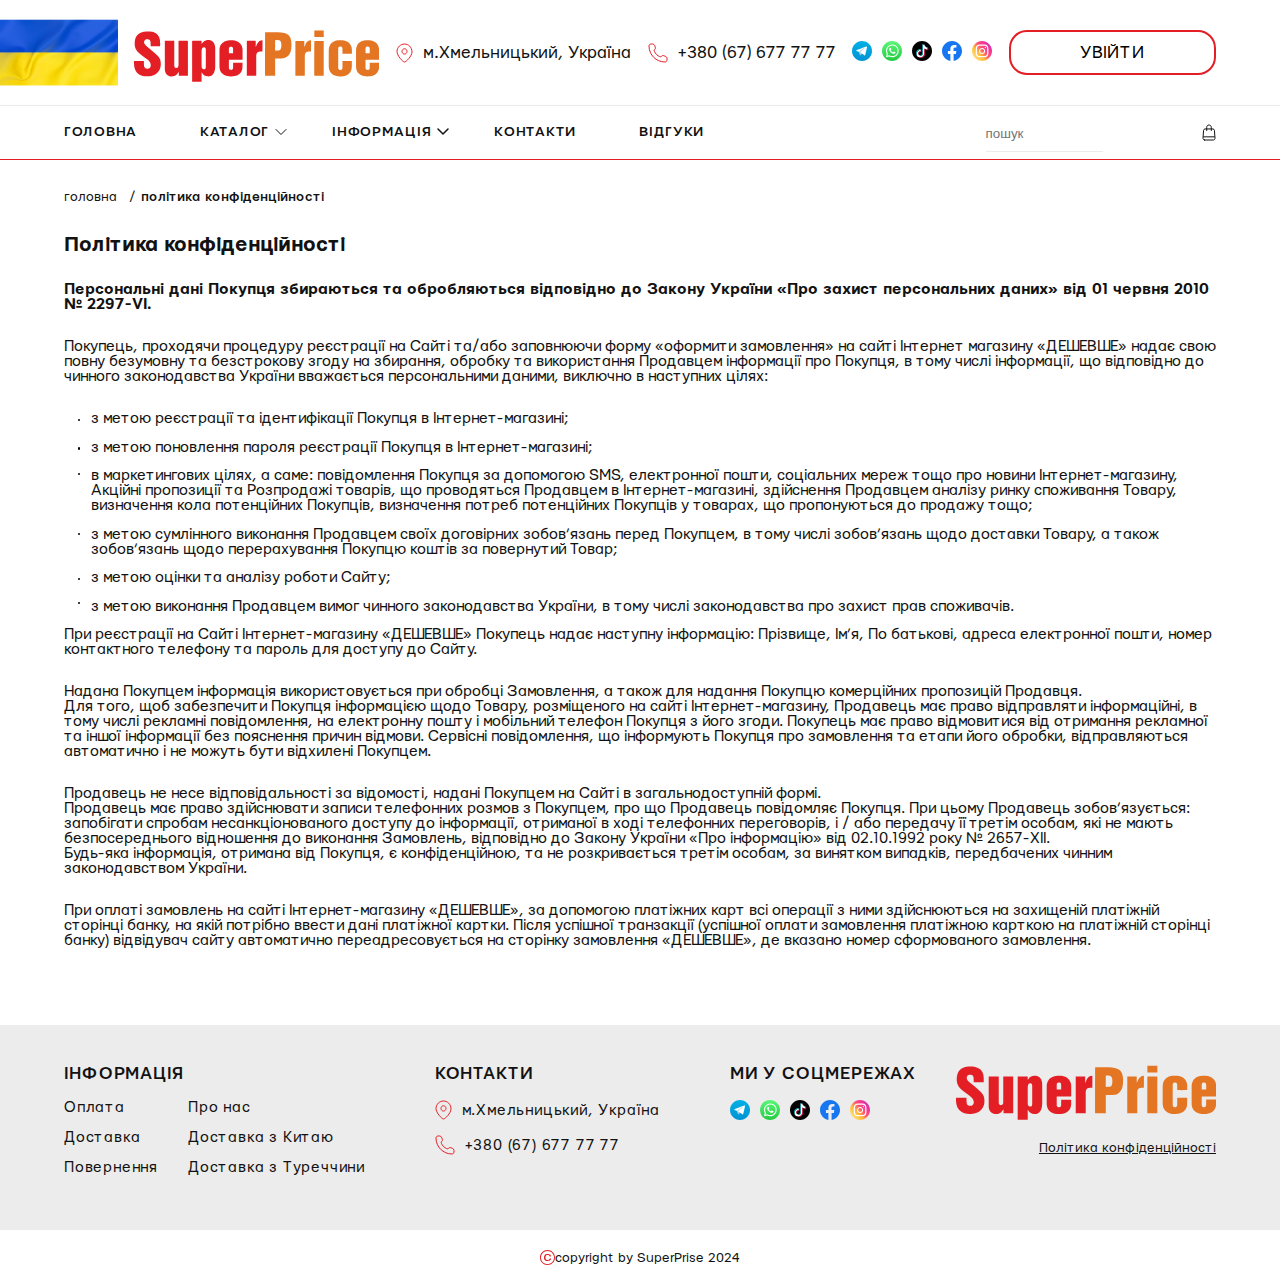
<file: docs/privacy.html>
<!DOCTYPE html><html lang="uk"><head><meta charset="UTF-8"><meta name="viewport" content="width=device-width, initial-scale=1.0, user-scalable=yes, maximum-scale=2.0"><link rel="preconnect" href="https://fonts.googleapis.com">
<link rel="preconnect" href="https://fonts.gstatic.com" crossorigin>
<link href="https://fonts.googleapis.com/css2?family=Montserrat:wght@100..900&display=swap" rel="stylesheet"><link rel="stylesheet" href="css/style.css"><title>Дешевше - інтернет магазин необхідних товарів для всієї родини</title></head><body id="body"><header><div class="fixed-header"><div class="top-line-header"><div class="wrapper d-flex header item-center"><div class="flex-between burger-logo item-center"><div class="logo flag-img"><a href="index.html"><img src="img/logo.svg" alt="logo"></a></div></div><div class="icon-mobile flex-between item-center"><div class="search-mobile"> <a href="#"> <svg xmlns="http://www.w3.org/2000/svg" width="15" height="15" viewBox="0 0 15 15" fill="none">
<path fill-rule="evenodd" clip-rule="evenodd" d="M6.67279 0.9375C3.50528 0.9375 0.9375 3.50528 0.9375 6.67279C0.9375 9.84031 3.50528 12.4081 6.67279 12.4081C9.84031 12.4081 12.4081 9.84031 12.4081 6.67279C12.4081 3.50528 9.84031 0.9375 6.67279 0.9375ZM0 6.67279C0 2.98751 2.98751 0 6.67279 0C10.3581 0 13.3456 2.98751 13.3456 6.67279C13.3456 8.34673 12.7292 9.8767 11.711 11.0481L14.8627 14.1998C15.0458 14.3829 15.0458 14.6796 14.8627 14.8627C14.6796 15.0458 14.3829 15.0458 14.1998 14.8627L11.0481 11.711C9.8767 12.7292 8.34673 13.3456 6.67279 13.3456C2.98751 13.3456 0 10.3581 0 6.67279Z" fill="#121212"/>
</svg></a></div><p class="cart-cta"> <a href="basket.html"><svg xmlns="http://www.w3.org/2000/svg" width="14" height="17" viewBox="0 0 14 17" fill="none">
<path d="M4.70763 6.52632V3.36842C4.70763 2.06038 5.73396 1 7 1C8.26604 1 9.29237 2.06038 9.29237 3.36842V6.52632M1.65115 12.8421H12.3489M2.52832 16H11.4717C12.3586 16 13.0592 15.2226 12.996 14.3086L12.4502 6.41382C12.3931 5.58755 11.7277 4.94737 10.9259 4.94737H3.07412C2.27235 4.94737 1.60689 5.58755 1.54976 6.41382L1.00396 14.3086C0.940773 15.2226 1.64142 16 2.52832 16Z" stroke="#121212" stroke-linecap="round"/>
</svg></a></p><p class="cabinet-cta"><a href="#"><svg xmlns="http://www.w3.org/2000/svg" width="17" height="16" viewBox="0 0 17 16" fill="none">
<circle cx="8.50065" cy="4.16667" r="3.66667" stroke="#121212"/>
<path d="M16 14.9999C16 11.318 12.6421 8.33325 8.5 8.33325C4.35786 8.33325 1 11.318 1 14.9999" stroke="#121212" stroke-linecap="round"/>
</svg></a></p></div><div class="adress-header"> <a class="d-flex item-center" href="#"><svg xmlns="http://www.w3.org/2000/svg" width="17" height="20" viewBox="0 0 17 20" fill="none">
<path fill-rule="evenodd" clip-rule="evenodd" d="M8.5 19C10.125 19 16 13.0996 16 8.94118C16 4.17647 12.366 1 8.5 1C4.63401 1 1 4.17647 1 8.52941C1 12.6878 6.875 19 8.5 19ZM8.5 11.0588C9.88071 11.0588 11 9.8737 11 8.41177C11 6.94983 9.88071 5.76471 8.5 5.76471C7.11929 5.76471 6 6.94983 6 8.41177C6 9.8737 7.11929 11.0588 8.5 11.0588Z" stroke="#E31F25"/>
</svg> <span>м.Хмельницький, Україна</span></a></div><div class="phone-header"> <a class="d-flex item-center" href="tel:+380"><svg xmlns="http://www.w3.org/2000/svg" width="20" height="20" viewBox="0 0 20 20" fill="none">
<path d="M19 17V15.3541C19 14.5363 18.5021 13.8008 17.7428 13.4971L15.7086 12.6835C14.7429 12.2971 13.6422 12.7156 13.177 13.646L13 14C13 14 10.5 13.5 8.5 11.5C6.5 9.5 6 7 6 7L6.35402 6.82299C7.28438 6.35781 7.70285 5.25714 7.31654 4.29136L6.50289 2.25722C6.19916 1.4979 5.46374 1 4.64593 1H3C1.89543 1 1 1.89543 1 3C1 11.8366 8.16344 19 17 19C18.1046 19 19 18.1046 19 17Z" stroke="#E31F25" stroke-linejoin="round"/>
</svg><span>+380 (67) 677 77 77</span></a></div><div class="social-header"><div class="d-flex social-icon"><p><a href="https://t.me/"> <svg xmlns="http://www.w3.org/2000/svg" width="20" height="20" viewBox="0 0 20 20" fill="none">
<g clip-path="url(#clip0_213_16744)">
<path d="M10 20C15.5228 20 20 15.5228 20 10C20 4.47715 15.5228 0 10 0C4.47715 0 0 4.47715 0 10C0 15.5228 4.47715 20 10 20Z" fill="url(#paint0_linear_213_16744)"/>
<path d="M6.7998 10.7L7.9998 14C7.9998 14 8.0998 14.3 8.2998 14.3C8.4998 14.3 10.7998 11.8 10.7998 11.8L13.3998 6.7L6.7998 9.9V10.7Z" fill="#C1DAEA"/>
<path d="M8.29966 11.6L8.09966 14C8.09966 14 7.99966 14.7 8.69966 14C9.39966 13.3 10.1997 12.7 10.1997 12.7L8.29966 11.6Z" fill="#9CC6D9"/>
<path d="M6.8001 10.8L4.4001 10C4.4001 10 4.1001 9.9 4.2001 9.6C4.2001 9.5 4.3001 9.5 4.4001 9.4C4.9001 9 14.4001 5.6 14.4001 5.6C14.4001 5.6 14.7001 5.5 14.8001 5.6C14.9001 5.6 14.9001 5.7 15.0001 5.8C15.0001 5.8 15.0001 5.9 15.0001 6C15.0001 6.1 15.0001 6.1 15.0001 6.2C14.9001 7.1 13.2001 14.1 13.2001 14.1C13.2001 14.1 13.1001 14.5 12.7001 14.5C12.6001 14.5 12.4001 14.5 12.2001 14.3C11.5001 13.7 9.0001 12 8.4001 11.6C8.4001 11.6 8.4001 11.6 8.4001 11.5V11.4C8.4001 11.4 12.8001 7.5 12.9001 7.1C12.9001 7.1 12.9001 7.1 12.8001 7.1C12.5001 7.2 7.5001 10.4 6.9001 10.7C6.9001 10.9 6.8001 10.8 6.8001 10.8Z" fill="white"/>
</g>
<defs>
<linearGradient id="paint0_linear_213_16744" x1="10" y1="20" x2="10" y2="0" gradientUnits="userSpaceOnUse">
<stop stop-color="#0093D4"/>
<stop offset="1" stop-color="#00B0E5"/>
</linearGradient>
<clipPath id="clip0_213_16744">
<rect width="20" height="20" fill="white"/>
</clipPath>
</defs>
</svg></a></p><p><a href="whatsapp://send?phone=+12345678910"> <svg xmlns="http://www.w3.org/2000/svg" width="20" height="20" viewBox="0 0 20 20" fill="none">
<g clip-path="url(#clip0_213_16752)">
<path d="M10 20C15.5228 20 20 15.5228 20 10C20 4.47715 15.5228 0 10 0C4.47715 0 0 4.47715 0 10C0 15.5228 4.47715 20 10 20Z" fill="url(#paint0_linear_213_16752)"/>
<path fill-rule="evenodd" clip-rule="evenodd" d="M14.8004 5.3C13.6004 4.1 12.0004 3.4 10.3004 3.4C6.80039 3.5 4.00039 6.3 4.00039 9.8C4.00039 10.9 4.30039 12 4.80039 13L3.90039 16.3L7.30039 15.4C8.20039 15.9 9.30039 16.2 10.3004 16.2C13.8004 16.2 16.6004 13.4 16.6004 9.9C16.7004 8.1 16.0004 6.5 14.8004 5.3ZM10.3004 15.1C9.40039 15.1 8.40039 14.8 7.60039 14.4L7.40039 14.3L5.40039 14.8L6.00039 12.8L5.90039 12.6C5.30039 11.8 5.00039 10.8 5.10039 9.8C5.10039 6.9 7.50039 4.5 10.4004 4.5C11.8004 4.5 13.1004 5 14.1004 6C15.1004 7 15.6004 8.3 15.6004 9.7C15.6004 12.7 13.2004 15.1 10.3004 15.1ZM13.2004 11.1C13.0004 11 12.3004 10.6 12.1004 10.6C12.0004 10.5 11.8004 10.5 11.7004 10.7C11.6004 10.9 11.3004 11.2 11.2004 11.3C11.1004 11.4 11.0004 11.4 10.9004 11.3C10.7004 11.2 10.2004 11.1 9.60039 10.5C9.10039 10.1 8.80039 9.6 8.70039 9.4C8.60039 9.2 8.70039 9.2 8.80039 9.1C8.90039 9.1 9.00039 9 9.10039 8.9C9.20039 8.8 9.20039 8.7 9.30039 8.6C9.40039 8.5 9.30039 8.4 9.30039 8.3C9.30039 8.2 8.90039 7.4 8.80039 7.1C8.60039 6.8 8.50039 6.9 8.40039 6.9C8.30039 6.9 8.20039 6.9 8.10039 6.9C8.00039 6.9 7.80039 6.9 7.70039 7.1C7.50039 7.2 7.10039 7.6 7.10039 8.4C7.10039 9.2 7.70039 9.9 7.70039 10C7.80039 10.1 8.80039 11.7 10.4004 12.4C10.8004 12.6 11.1004 12.7 11.3004 12.7C11.7004 12.8 12.0004 12.8 12.3004 12.8C12.6004 12.8 13.2004 12.4 13.4004 12C13.5004 11.6 13.5004 11.3 13.5004 11.2C13.5004 11.2 13.4004 11.2 13.2004 11.1Z" fill="white"/>
</g>
<defs>
<linearGradient id="paint0_linear_213_16752" x1="10" y1="18.547" x2="10" y2="-1.453" gradientUnits="userSpaceOnUse">
<stop stop-color="#27CD44"/>
<stop offset="1" stop-color="#5FFB7C"/>
</linearGradient>
<clipPath id="clip0_213_16752">
<rect width="20" height="20" fill="white"/>
</clipPath>
</defs>
</svg></a></p><p><a href=""> <svg xmlns="http://www.w3.org/2000/svg" width="20" height="20" viewBox="0 0 20 20" fill="none">
<g clip-path="url(#clip0_213_16759)">
<path d="M10 20C15.5228 20 20 15.5228 20 10C20 4.47715 15.5228 0 10 0C4.47715 0 0 4.47715 0 10C0 15.5228 4.47715 20 10 20Z" fill="black"/>
<path d="M7.29961 14C7.39961 14.1 7.49961 14.2 7.59961 14.3C7.89961 14.6 8.29961 14.7 8.69961 14.7C9.69961 14.8 10.5996 14 10.6996 13V12.9C10.6996 9.9 10.6996 6.9 10.6996 3.9C10.6996 3.7 10.6996 3.7 10.8996 3.7C11.3996 3.7 11.7996 3.7 12.2996 3.7H12.3996V3.8C12.5996 4.6 12.9996 5.2 13.6996 5.7L13.7996 5.8C13.7996 5.8 13.8996 5.8 13.8996 5.9C13.9996 6 14.0996 6.1 14.1996 6.1C14.5996 6.4 14.9996 6.6 15.3996 6.7H15.4996V6.8C15.4996 7.3 15.4996 7.9 15.4996 8.4C15.4996 8.5 15.4996 8.5 15.3996 8.5C14.9996 8.5 14.5996 8.4 14.2996 8.4C13.6996 8.3 13.0996 8 12.4996 7.6C12.4996 7.6 12.3996 7.5 12.3996 7.6V7.7C12.3996 9.2 12.3996 10.7 12.3996 12.2C12.3996 13.2 12.0996 14.2 11.3996 15C10.6996 15.8 9.79961 16.3 8.69961 16.5C7.89961 16.6 6.99961 16.5 6.29961 16.1C6.19961 16 6.09961 16 5.89961 15.9L5.79961 15.8C5.49961 15.6 5.39961 15.3 5.19961 15C4.89961 14.6 4.79961 14.1 4.69961 13.6C4.69961 13.3 4.59961 13 4.59961 12.7C4.69961 11.7 4.99961 10.9 5.59961 10.2C6.09961 9.6 6.79961 9.2 7.49961 8.9C7.79961 8.8 8.09961 8.7 8.49961 8.7C8.59961 8.7 8.59961 8.7 8.69961 8.7H8.79961V8.8C8.79961 9.3 8.79961 9.9 8.79961 10.4C8.79961 10.4 8.79961 10.4 8.79961 10.5C8.79961 10.6 8.79961 10.6 8.69961 10.6C8.59961 10.6 8.39961 10.5 8.29961 10.5C8.09961 10.5 7.79961 10.5 7.59961 10.6C6.89961 10.9 6.39961 11.4 6.29961 12.2C6.19961 13 6.49961 13.6 7.09961 14C7.19961 13.9 7.29961 14 7.29961 14Z" fill="white"/>
<path d="M5.90039 15.9C6.40039 16.2 7.00039 16.4 7.50039 16.5C7.80039 16.5 8.10039 16.6 8.30039 16.5C9.20039 16.5 10.1004 16.1 10.8004 15.5C11.5004 14.9 12.0004 14.2 12.2004 13.3C12.3004 13 12.3004 12.7 12.3004 12.5C12.3004 12.3 12.3004 12.2 12.3004 12C12.3004 10.6 12.3004 9.2 12.3004 7.8V7.7H12.4004C12.9004 8 13.4004 8.3 14.0004 8.5C14.3004 8.6 14.7004 8.6 15.0004 8.7C15.1004 8.7 15.3004 8.7 15.4004 8.7C15.5004 8.7 15.5004 8.7 15.5004 8.6C15.5004 8.5 15.5004 8.5 15.5004 8.4C15.5004 7.9 15.5004 7.4 15.5004 7V6.9C15.6004 6.9 15.8004 6.9 15.9004 7C16.0004 7 16.1004 7 16.1004 7C16.1004 7 16.2004 7 16.2004 7.1C16.2004 7.8 16.2004 8.5 16.2004 9.2C16.2004 9.3 16.2004 9.3 16.1004 9.3C15.9004 9.3 15.7004 9.3 15.5004 9.3C15.1004 9.2 14.6004 9.1 14.2004 9C13.8004 8.8 13.4004 8.6 13.1004 8.4C13.1004 8.4 13.1004 8.4 13.0004 8.3V8.4C13.0004 9.9 13.0004 11.4 13.0004 12.9C13.0004 13.7 12.8004 14.5 12.4004 15.1C11.9004 15.9 11.2004 16.5 10.2004 16.8C9.60039 17 9.10039 17.1 8.50039 17C7.60039 17 6.70039 16.6 5.90039 15.9Z" fill="#EC1655"/>
<path d="M12.5004 3.8C12.4004 3.8 12.4004 3.8 12.5004 3.8C11.9004 3.8 11.4004 3.8 10.9004 3.8C10.8004 3.8 10.8004 3.8 10.8004 3.9C10.8004 6.9 10.8004 9.9 10.8004 12.8C10.8004 13 10.8004 13.2 10.7004 13.4C10.5004 14.1 10.0004 14.6 9.30039 14.7C8.50039 14.9 7.90039 14.6 7.40039 14C7.50039 14.1 7.70039 14.1 7.90039 14.1C8.40039 14.2 8.90039 14.1 9.30039 13.9C9.80039 13.6 10.1004 13.1 10.2004 12.6C10.2004 12.5 10.2004 12.4 10.2004 12.3C10.2004 9.3 10.2004 6.3 10.2004 3.4C10.2004 3.3 10.2004 3.3 10.3004 3.3C11.0004 3.3 11.7004 3.3 12.4004 3.3C12.5004 3.3 12.5004 3.3 12.5004 3.4C12.4004 3.4 12.4004 3.6 12.5004 3.8Z" fill="#0CBAC6"/>
<path d="M8.8 8.70001C8.4 8.70001 8 8.70001 7.6 8.90001C7 9.10001 6.5 9.40001 6 9.80001C5.4 10.3 5 11 4.8 11.8C4.7 12.1 4.7 12.4 4.7 12.6C4.7 12.8 4.7 12.9 4.7 13.1C4.7 13.6 4.8 14 5 14.5C5.2 15 5.5 15.4 5.8 15.8C5.7 15.8 5.7 15.7 5.6 15.6C4.9 15.1 4.4 14.4 4.2 13.5C4.1 13.3 4 13 4 12.7C4 12.5 4 12.3 4 12C4 11.5 4.2 11 4.4 10.6C4.6 10.1 4.9 9.70001 5.3 9.30001C5.7 8.90001 6.2 8.50001 6.8 8.30001C7.2 8.20001 7.5 8.10001 7.9 8.10001C8.2 8.10001 8.5 8.10001 8.7 8.10001C8.7 8.10001 8.8 8.10001 8.8 8.20001C8.8 8.30001 8.8 8.50001 8.8 8.70001Z" fill="#0CBAC6"/>
<path d="M7.29997 14C7.09997 13.9 6.99997 13.8 6.89997 13.7C6.59997 13.4 6.39997 13 6.29997 12.5C6.19997 11.5 6.79997 10.7 7.59997 10.4C7.99997 10.3 8.29997 10.3 8.69997 10.4C8.69997 10.4 8.69997 10.4 8.79997 10.4V10.3C8.79997 9.80001 8.79997 9.20001 8.79997 8.70001V8.60001C8.99997 8.60001 9.19997 8.60001 9.39997 8.60001C9.39997 9.30001 9.39997 10 9.39997 10.8V10.9C9.29997 10.9 9.19997 10.9 9.09997 10.8C8.49997 10.7 7.99997 10.9 7.59997 11.2C7.19997 11.5 6.99997 11.9 6.89997 12.4C6.89997 13.1 6.99997 13.5 7.29997 14Z" fill="#EC1655"/>
<path d="M13.9004 5.9C13.7004 5.8 13.5004 5.6 13.3004 5.4C12.8004 4.9 12.6004 4.4 12.4004 3.8C12.6004 3.8 12.8004 3.8 13.0004 3.8C13.0004 4.3 13.2004 4.8 13.4004 5.3C13.6004 5.5 13.7004 5.7 13.9004 5.9Z" fill="#EC1655"/>
<path d="M15.6 6.9C15 6.8 14.6 6.5 14.1 6.2C14.1 6.1 14 6 14 6C14 6 14 6 14.1 6C14.4 6.2 14.8 6.3 15.2 6.4C15.3 6.4 15.5 6.4 15.7 6.4C15.8 6.4 15.8 6.4 15.8 6.5C15.6 6.6 15.6 6.7 15.6 6.9Z" fill="#0CBAC6"/>
</g>
<defs>
<clipPath id="clip0_213_16759">
<rect width="20" height="20" fill="white"/>
</clipPath>
</defs>
</svg></a></p><p><a href=""> <svg xmlns="http://www.w3.org/2000/svg" width="20" height="20" viewBox="0 0 20 20" fill="none">
<g clip-path="url(#clip0_213_16771)">
<path d="M10 0C4.5 0 0 4.5 0 10C0 15 3.7 19.1 8.4 19.9V12.9H5.9V10H8.4V7.8C8.4 5.3 9.9 3.9 12.2 3.9C13.3 3.9 14.4 4.1 14.4 4.1V6.6H13.1C11.9 6.6 11.5 7.4 11.5 8.2V10H14.3L13.9 12.9H11.6V19.9C16.3 19.1 20 15 20 10C20 4.5 15.5 0 10 0Z" fill="#1677F0"/>
</g>
<defs>
<clipPath id="clip0_213_16771">
<rect width="20" height="20" fill="white"/>
</clipPath>
</defs>
</svg></a></p><p><a href=""> <svg xmlns="http://www.w3.org/2000/svg" width="20" height="20" viewBox="0 0 20 20" fill="none">
<g clip-path="url(#clip0_213_16773)">
<path d="M10.0002 18.7C14.8603 18.7 18.8002 14.7601 18.8002 9.9C18.8002 5.03989 14.8603 1.1 10.0002 1.1C5.14009 1.1 1.2002 5.03989 1.2002 9.9C1.2002 14.7601 5.14009 18.7 10.0002 18.7Z" fill="white"/>
<path d="M10 20C4.5 20 0 15.5 0 10C0 4.5 4.5 0 10 0C15.5 0 20 4.5 20 10C20 15.5 15.5 20 10 20ZM13.4 5.9C13 5.9 12.7 6.2 12.7 6.6C12.7 7 13 7.3 13.4 7.3C13.8 7.3 14.1 7 14.1 6.6C14.1 6.2 13.8 5.9 13.4 5.9ZM10.1 6.9C8.4 6.9 7 8.3 7 10C7 11.7 8.4 13.1 10.1 13.1C11.8 13.1 13.2 11.7 13.2 10C13.2 8.3 11.8 6.9 10.1 6.9ZM10.1 12C9 12 8.1 11.1 8.1 10C8.1 8.9 9 8 10.1 8C11.2 8 12.1 8.9 12.1 10C12.1 11.1 11.2 12 10.1 12ZM16.4 7.4C16.4 5.3 14.7 3.6 12.6 3.6H7.6C5.5 3.6 3.8 5.3 3.8 7.4V12.4C3.8 14.5 5.5 16.2 7.6 16.2H12.6C14.7 16.2 16.4 14.5 16.4 12.4V7.4ZM15.2 12.4C15.2 13.8 14 15 12.6 15H7.6C6.1 15 5 13.9 5 12.4V7.4C5 6 6.1 4.8 7.6 4.8H12.6C14 4.8 15.2 6 15.2 7.4V12.4Z" fill="url(#paint0_linear_213_16773)"/>
</g>
<defs>
<linearGradient id="paint0_linear_213_16773" x1="1.92" y1="16.88" x2="26.7298" y2="-4.2452" gradientUnits="userSpaceOnUse">
<stop offset="0.0011048" stop-color="#FFE185"/>
<stop offset="0.2094" stop-color="#FFBB36"/>
<stop offset="0.3765" stop-color="#FF5176"/>
<stop offset="0.5238" stop-color="#F63395"/>
<stop offset="0.7394" stop-color="#A436D2"/>
<stop offset="1" stop-color="#5F4EED"/>
</linearGradient>
<clipPath id="clip0_213_16773">
<rect width="20" height="20" fill="white"/>
</clipPath>
</defs>
</svg></a></p></div></div><div class="entry-button cabinet-cta"> <form action="#"> <button type="submit">увійти</button></form></div><div class="burger burger-fix" id="burger"><span class="bord"></span></div><div class="black-fon-popup black-fon-reg d-none"></div><div class="popup-cabinet d-none"><div class="registration"><a class="cancel-popup-cabinet" href="#"> <svg xmlns="http://www.w3.org/2000/svg" width="22" height="22" viewBox="0 0 22 22" fill="none">
<path d="M20.9999 1.00008L1 21M0.999915 1L20.9998 20.9999" stroke="#D9D9D9" stroke-width="2" stroke-linecap="round" stroke-linejoin="round"/>
</svg></a><h2>особистий кабінет</h2><div class="d-flex item-center cta-reg"><a class="entry active-link" href="#">вхід</a><a class="registration" href="#">Реєстрація</a></div><div class="entry-form active-form"><form action="#"><p> <label for="emailEntry">E-mail</label><input type="email" name="emailEntry" id="emailEntry" placeholder="E-mail" required autocomplete="username"></p><p> <label for="passwordEntry">Пароль</label><input class="password" type="password" id="passwordEntry" name="passwordEntry" placeholder="Ваш пароль" required autocomplete="current-password" minlength="6" maxlength="25"><a class="eye closeEye" href="#" data-target="passwordEntry"><svg class="openEye" xmlns="http://www.w3.org/2000/svg" width="17" height="12" viewBox="0 0 17 12" fill="none">
<path d="M1.39258 7.004C1.19843 6.7376 1.10136 6.6044 1.03454 6.3467C0.988487 6.16909 0.988487 5.83091 1.03454 5.6533C1.10136 5.3956 1.19843 5.2624 1.39258 4.996C2.45644 3.5362 4.78758 1 8.14286 1C11.4981 1 13.8293 3.5362 14.8931 4.996C15.0873 5.2624 15.1844 5.3956 15.2512 5.6533C15.2972 5.83091 15.2972 6.16909 15.2512 6.3467C15.1844 6.6044 15.0873 6.7376 14.8931 7.004C13.8293 8.4638 11.4981 11 8.14286 11C4.78758 11 2.45644 8.4638 1.39258 7.004Z" stroke="#D9D9D9" stroke-width="1.5" stroke-linecap="round" stroke-linejoin="round"/>
<path d="M8.14244 7.42857C8.93142 7.42857 9.57101 6.78898 9.57101 6C9.57101 5.21102 8.93142 4.57143 8.14244 4.57143C7.35346 4.57143 6.71387 5.21102 6.71387 6C6.71387 6.78898 7.35346 7.42857 8.14244 7.42857Z" stroke="#D9D9D9" stroke-width="1.5" stroke-linecap="round" stroke-linejoin="round"/>
</svg></a></p><a href="#">Забули пароль?</a><p class="btn-block-reg"><button class="btn-reg" type="submit"> увійти </button></p></form></div><div class="registration-form"> <form action="#"> <p> <label for="nameReg">Імʼя та прізвище</label><input type="text" name="nameReg" placeholder="Ваше імʼя та прізвище" required maxlength="50"></p><p> <label for="emailReg">E-mail</label><input type="email" name="emailReg" placeholder="E-mail" required autocomplete="username" maxlength="50"></p><p> <label for="passwordReg">Пароль<span>(Пароль повинен бути не менше 6 символів)</span></label><input class="password" type="password" id="passwordReg" name="passwordReg" placeholder="Ваш пароль" required autocomplete="new-password" minlength="6" maxlength="25"><a class="eye closeEye" href="#" data-target="passwordReg"><svg class="openEye" xmlns="http://www.w3.org/2000/svg" width="17" height="12" viewBox="0 0 17 12" fill="none">
<path d="M1.39258 7.004C1.19843 6.7376 1.10136 6.6044 1.03454 6.3467C0.988487 6.16909 0.988487 5.83091 1.03454 5.6533C1.10136 5.3956 1.19843 5.2624 1.39258 4.996C2.45644 3.5362 4.78758 1 8.14286 1C11.4981 1 13.8293 3.5362 14.8931 4.996C15.0873 5.2624 15.1844 5.3956 15.2512 5.6533C15.2972 5.83091 15.2972 6.16909 15.2512 6.3467C15.1844 6.6044 15.0873 6.7376 14.8931 7.004C13.8293 8.4638 11.4981 11 8.14286 11C4.78758 11 2.45644 8.4638 1.39258 7.004Z" stroke="#D9D9D9" stroke-width="1.5" stroke-linecap="round" stroke-linejoin="round"/>
<path d="M8.14244 7.42857C8.93142 7.42857 9.57101 6.78898 9.57101 6C9.57101 5.21102 8.93142 4.57143 8.14244 4.57143C7.35346 4.57143 6.71387 5.21102 6.71387 6C6.71387 6.78898 7.35346 7.42857 8.14244 7.42857Z" stroke="#D9D9D9" stroke-width="1.5" stroke-linecap="round" stroke-linejoin="round"/>
</svg></a></p><p> <label for="passwordReg2">Повторіть пароль</label><input class="password" type="password" id="passwordReg2" name="passwordReg2" placeholder="Ваш пароль" required autocomplete="new-password" minlength="6" maxlength="25"><a class="eye closeEye" href="#" data-target="passwordReg2"><svg class="openEye" xmlns="http://www.w3.org/2000/svg" width="17" height="12" viewBox="0 0 17 12" fill="none">
<path d="M1.39258 7.004C1.19843 6.7376 1.10136 6.6044 1.03454 6.3467C0.988487 6.16909 0.988487 5.83091 1.03454 5.6533C1.10136 5.3956 1.19843 5.2624 1.39258 4.996C2.45644 3.5362 4.78758 1 8.14286 1C11.4981 1 13.8293 3.5362 14.8931 4.996C15.0873 5.2624 15.1844 5.3956 15.2512 5.6533C15.2972 5.83091 15.2972 6.16909 15.2512 6.3467C15.1844 6.6044 15.0873 6.7376 14.8931 7.004C13.8293 8.4638 11.4981 11 8.14286 11C4.78758 11 2.45644 8.4638 1.39258 7.004Z" stroke="#D9D9D9" stroke-width="1.5" stroke-linecap="round" stroke-linejoin="round"/>
<path d="M8.14244 7.42857C8.93142 7.42857 9.57101 6.78898 9.57101 6C9.57101 5.21102 8.93142 4.57143 8.14244 4.57143C7.35346 4.57143 6.71387 5.21102 6.71387 6C6.71387 6.78898 7.35346 7.42857 8.14244 7.42857Z" stroke="#D9D9D9" stroke-width="1.5" stroke-linecap="round" stroke-linejoin="round"/>
</svg></a></p><p class="btn-block-reg"> <button class="btn-reg" type="submit">зареєструватися </button></p></form></div></div></div></div></div><div class="black-fon"></div><div class="header-navigation"> <nav class="wrapper flex-between item-center"><div class="nav_container"><ul class="navigation-menu-catalog"><li class="mobile-head-menu"> <span>меню</span><span class="cancel-menu"><svg xmlns="http://www.w3.org/2000/svg" width="12" height="12" viewBox="0 0 12 12" fill="none">
<path d="M11 1.00004L1 11M0.999958 1L10.9999 11" stroke="#121212" stroke-opacity="0.5" stroke-linecap="round" stroke-linejoin="round"/>
</svg></span></li><li><a class="d-block" href="index.html">головна</a></li><li><a class="down-menu" href="javascript:void(0)">каталог<svg xmlns="http://www.w3.org/2000/svg" width="12" height="7" viewBox="0 0 12 7" fill="none">
<path d="M1 1L6 6L11 1" stroke="#121212" stroke-linecap="round"/>
</svg></a><div class="sub-menu-main mobile-menu"><ul class="sub-menu"><li><a href="catalog.html"><span>Чоловічий одяг</span></a><div class="second-subMenu"><ul><li><a href="#">футболки</a></li><li><a href="#">худі</a></li><li><a href="#">носки</a></li><li><a href="#">спідня білизна</a></li><li><a href="#">спортивні штани</a></li><li><a href="#">джинси</a></li><li><a href="#">шорти</a></li><li><a href="#">сорочки</a></li><li><a href="#">футолки поло</a></li><li><a href="#">костюми</a></li><li><a href="#">верхній одяг</a></li></ul></div></li><li><a href="catalog.html"><span>Чоловіче взуття</span></a><div class="second-subMenu"><ul><li><a href="#">тапки</a></li><li><a href="#">кросівки</a></li><li><a href="#">кеди</a></li><li><a href="#">туфлі</a></li></ul></div></li><li><a href="catalog.html"><span>Жіночий одяг</span></a><div class="second-subMenu"><ul><li><a href="#">футболки</a></li><li><a href="#">худі</a></li><li><a href="#">носки</a></li><li><a href="#">спідня білизна</a></li><li><a href="#">спортивні штани</a></li><li><a href="#">джинси</a></li><li><a href="#">шорти</a></li><li><a href="#">сорочки</a></li><li><a href="#">сукні</a></li><li><a href="#">жилетки</a></li><li><a href="#">пальто</a></li><li><a href="#">майки</a></li><li><a href="#">лосини</a></li><li><a href="#">комбінезони</a></li><li><a href="#">спідниці</a></li><li><a href="#">топи</a></li></ul></div></li><li><a href="catalog.html"><span>Жіноче взуття</span></a><div class="second-subMenu"><ul><li><a href="#">тапки</a></li><li><a href="#">кросівки</a></li><li><a href="#">кеди</a></li><li><a href="#">туфлі</a></li><li><a href="#">балетки</a></li><li><a href="#">уги</a></li></ul></div></li><li><a href="catalog.html"><span>Дитячий одяг</span></a><div class="second-subMenu"><ul><li><a href="#">футболки</a></li><li><a href="#">боді</a></li><li><a href="#">штани</a></li><li><a href="#">лосини</a></li><li><a href="#">худі</a></li><li><a href="#">шорти</a></li><li><a href="#">джинси</a></li><li><a href="#">комбінезони</a></li><li><a href="#">купальники</a></li></ul></div></li><li><a href="catalog.html"><span>Підлітковий одяг</span></a><div class="second-subMenu"><ul><li><a href="#">футболки</a></li><li><a href="#">худі</a></li><li><a href="#">носки</a></li><li><a href="#">спідня білизна</a></li><li><a href="#">спортивні штани</a></li><li><a href="#">джинси</a></li><li><a href="#">шорти</a></li><li><a href="#">сорочки</a></li><li><a href="#">сукні</a></li><li><a href="#">жилетки</a></li><li><a href="#">пальто</a></li><li><a href="#">майки</a></li></ul></div></li><li><a href="catalog.html"><span>Головні убори</span></a><div class="second-subMenu"><ul><li><a href="#">кепки</a></li><li><a href="#">панамки</a></li><li><a href="#">шапки</a></li></ul></div></li><li><a href="catalog.html"><span>Рюкзаки, сумки, гаманці</span></a></li><li><a href="catalog.html"><span>Товари для дому</span></a><div class="second-subMenu"><ul><li><a href="#">посуд</a></li><li><a href="#">вази</a></li><li><a href="#">господарські товари</a></li><li><a href="#">ліхтарики</a></li><li><a href="#">скарбнички</a></li><li><a href="#">усе для кухні</a></li></ul></div></li><li><a href="catalog.html"><span>Іграшки</span></a></li><li><a href="catalog.html"><span>Аксесуари</span></a></li><li><a href="catalog.html"><span>Канцтовари</span></a></li><li><a href="catalog.html"><span>Товари з українською символікою              </span></a></li></ul></div></li><li><a class="down-menu d-block" href="help.html">інформація<svg class="position-center help-svg" xmlns="http://www.w3.org/2000/svg" width="12" height="8" viewBox="0 0 12 8" fill="none">
<path d="M1 1L6 6L11 1" stroke-width="1.5" stroke-linecap="round"/>
</svg></a><ul class="help-sub-menu"><li><a href="help.html#aboutUs" data-href="price"><svg xmlns="http://www.w3.org/2000/svg" width="96" height="75" viewBox="0 0 96 75" fill="none">
<g clip-path="url(#clip0_469_12415)">
<path d="M80.85 75H8.475C3.825 75 0 71.175 0 66.525V15.3C0 10.65 3.825 6.825 8.475 6.825H80.85C85.5 6.825 89.325 10.65 89.325 15.3V32.925C89.325 33.375 88.95 33.675 88.575 33.675H65.475C61.5 33.675 58.275 36.9 58.275 40.875C58.275 44.85 61.5 48.075 65.475 48.075H88.5C88.95 48.075 89.25 48.45 89.25 48.825V66.45C89.325 71.175 85.5 75 80.85 75ZM8.475 8.4C4.65 8.4 1.575 11.475 1.575 15.3V66.525C1.575 70.35 4.65 73.425 8.475 73.425H80.85C84.675 73.425 87.75 70.35 87.75 66.525V49.65H65.475C60.675 49.65 56.7 45.75 56.7 40.875C56.7 36.075 60.6 32.1 65.475 32.1H87.75V15.3C87.75 11.475 84.675 8.4 80.85 8.4H8.475Z" fill=""/>
<path d="M93.6752 49.65H65.4752C60.6752 49.65 56.7002 45.75 56.7002 40.875C56.7002 36.075 60.6002 32.1 65.4752 32.1H93.6752C93.9752 32.1 94.2002 32.1 94.4252 32.1C94.8002 32.1 95.1752 32.475 95.1752 32.85V48.75C95.1752 49.125 94.8752 49.5 94.5002 49.5C94.2002 49.65 93.9752 49.65 93.6752 49.65ZM65.4752 33.75C61.5002 33.75 58.2752 36.975 58.2752 40.95C58.2752 44.925 61.5002 48.15 65.4752 48.15H93.6002V33.75H65.4752Z" fill=""/>
<path d="M67.9498 45.15C65.6248 45.15 63.6748 43.275 63.6748 40.875C63.6748 38.55 65.5498 36.6 67.9498 36.6C70.2748 36.6 72.2248 38.475 72.2248 40.875C72.1498 43.275 70.2748 45.15 67.9498 45.15ZM67.9498 38.25C66.4498 38.25 65.2498 39.45 65.2498 40.95C65.2498 42.45 66.4498 43.65 67.9498 43.65C69.4498 43.65 70.6498 42.45 70.6498 40.95C70.6498 39.45 69.4498 38.25 67.9498 38.25Z" fill=""/>
<path d="M88.5002 67.95C88.2752 67.95 88.1252 67.875 87.9752 67.725C87.8252 67.575 87.6752 67.35 87.6752 67.05C87.6752 66.825 87.6752 66.675 87.6752 66.45V49.65H65.4752C60.6752 49.65 56.7002 45.75 56.7002 40.875C56.7002 36.075 60.6002 32.1 65.4752 32.1H87.7502V15.3C87.7502 11.475 84.6752 8.4 80.8502 8.4H8.4752C7.9502 8.4 7.50019 8.475 7.05019 8.55C6.82519 8.625 6.5252 8.55 6.3752 8.4C6.1502 8.25 6.0752 8.025 6.0752 7.725C6.4502 3.375 10.1252 0 14.4752 0H86.8502C91.5002 0 95.3252 3.825 95.3252 8.475V59.7C95.3252 63.675 92.5502 67.125 88.6502 67.95C88.6502 67.95 88.5752 67.95 88.5002 67.95ZM65.4752 33.75C61.5002 33.75 58.2752 36.975 58.2752 40.95C58.2752 44.925 61.5002 48.15 65.4752 48.15H88.5002C88.9502 48.15 89.2502 48.525 89.2502 48.9V66.15C91.8752 65.175 93.7502 62.55 93.7502 59.7V8.475C93.7502 4.65 90.6752 1.575 86.8502 1.575H14.4752C11.2502 1.575 8.4752 3.825 7.7252 6.9C7.9502 6.9 8.17519 6.9 8.40019 6.9H80.7752C85.4252 6.9 89.2502 10.725 89.2502 15.375V33C89.2502 33.45 88.8752 33.75 88.5002 33.75H65.4752Z" fill=""/>
<path d="M70.2748 17.25H19.0498C18.5998 17.25 18.2998 16.875 18.2998 16.5C18.2998 16.05 18.6748 15.75 19.0498 15.75H70.3498C70.7998 15.75 71.0998 16.125 71.0998 16.5C71.0998 16.875 70.7248 17.25 70.2748 17.25Z" fill=""/>
<path d="M70.2748 66.225H19.0498C18.5998 66.225 18.2998 65.85 18.2998 65.475C18.2998 65.025 18.6748 64.725 19.0498 64.725H70.3498C70.7998 64.725 71.0998 65.1 71.0998 65.475C71.0998 65.85 70.7248 66.225 70.2748 66.225Z" fill=""/>
<path d="M23.7752 45H15.4502C15.0002 45 14.7002 44.625 14.7002 44.25V36.225C14.7002 35.775 15.0752 35.475 15.4502 35.475H23.7752C24.2252 35.475 24.5252 35.85 24.5252 36.225V44.175C24.5252 44.625 24.1502 45 23.7752 45ZM16.2002 43.425H22.9502V37.05H16.2002V43.425Z" fill=""/>
<path d="M44.6248 45H36.2998C35.8498 45 35.5498 44.625 35.5498 44.25V36.225C35.5498 35.775 35.9248 35.475 36.2998 35.475H44.6248C45.0748 35.475 45.3748 35.85 45.3748 36.225V44.175C45.4498 44.625 45.0748 45 44.6248 45ZM37.1248 43.425H43.8748V37.05H37.1248V43.425Z" fill=""/>
</g>
<defs>
<clipPath id="clip0_469_12415">
<rect width="95.85" height="75" fill="white"/>
</clipPath>
</defs>
</svg><span>Оплата</span></a></li><li><a href="help.html#payDelivery" data-href="delivery"><svg xmlns="http://www.w3.org/2000/svg" width="118" height="75" viewBox="0 0 118 75" fill="none">
<path d="M99.1585 20.1923C95.9855 19.6875 89.7114 19.6875 89.7114 19.6875V35.5529C89.7114 35.9856 89.8556 36.4183 90.1441 36.7067C90.4326 37.0673 90.7931 37.2837 91.2258 37.3558L109.832 41.0337C109.976 41.0337 110.048 41.1058 110.192 41.1058C110.625 41.1058 110.985 40.9615 111.346 40.6731C111.779 40.3125 112.067 39.8077 112.067 39.2308V34.6154C112.067 31.2981 110.769 27.9087 108.245 25.3846C105.721 22.8606 102.332 20.625 99.1585 20.1923ZM110.625 39.2308C110.625 39.3029 110.625 39.4471 110.481 39.5913C110.409 39.6635 110.336 39.6635 110.264 39.6635H110.192L91.5864 35.9856C91.5143 35.9856 91.4422 35.9135 91.3701 35.8413C91.298 35.7692 91.298 35.625 91.298 35.5529V21.1298C93.3172 21.1298 96.923 21.274 99.0864 21.5625C101.683 21.9231 104.711 23.726 107.38 26.3942C109.615 28.6298 110.769 31.5144 110.769 34.6154V39.2308H110.625Z" fill=""/>
<path fill-rule="evenodd" clip-rule="evenodd" d="M99.08 20.6861C97.5279 20.4392 95.1946 20.3135 93.229 20.2503C92.2505 20.2189 91.3705 20.2032 90.7351 20.1954C90.5346 20.1929 90.3585 20.1912 90.2114 20.19V35.5529C90.2114 35.8863 90.3242 36.1797 90.4977 36.3532L90.5172 36.3728L90.5345 36.3944C90.7505 36.6643 91.0037 36.8118 91.308 36.8626L91.3154 36.8638L109.89 40.5356C110.016 40.5437 110.113 40.5761 110.163 40.5929L110.17 40.5954C110.187 40.601 110.197 40.6041 110.202 40.6057C110.498 40.6036 110.748 40.5106 111.03 40.2858C111.37 40.0008 111.567 39.6294 111.567 39.2308V34.6154C111.567 31.4254 110.318 28.1648 107.892 25.7382C105.402 23.249 102.109 21.0992 99.091 20.6877L99.08 20.6861ZM109.832 41.0337L91.2258 37.3558C90.7931 37.2837 90.4326 37.0673 90.1441 36.7067C89.8556 36.4183 89.7114 35.9856 89.7114 35.5529V19.6875C89.7114 19.6875 89.8935 19.6875 90.2114 19.69C91.7593 19.7022 96.5261 19.7735 99.1585 20.1923C102.332 20.625 105.721 22.8606 108.245 25.3846C110.769 27.9087 112.067 31.2981 112.067 34.6154V39.2308C112.067 39.8077 111.779 40.3125 111.346 40.6731C110.985 40.9615 110.625 41.1058 110.192 41.1058C110.12 41.1058 110.066 41.0877 110.012 41.0697C109.958 41.0517 109.904 41.0337 109.832 41.0337ZM91.798 21.1324C93.8709 21.1532 97.0917 21.2965 99.0864 21.5625C101.683 21.9231 104.711 23.726 107.38 26.3942C109.615 28.6298 110.769 31.5144 110.769 34.6154V39.2308H110.625C110.625 39.3029 110.625 39.4471 110.481 39.5913C110.409 39.6635 110.336 39.6635 110.264 39.6635H110.192L91.5864 35.9856C91.5143 35.9856 91.4422 35.9135 91.3701 35.8413C91.298 35.7692 91.298 35.625 91.298 35.5529V21.1298C91.4555 21.1298 91.6226 21.1307 91.798 21.1324ZM91.5183 36.4818C91.3543 36.4635 91.2354 36.3834 91.1782 36.3405C91.1127 36.2913 91.054 36.2325 91.0226 36.201C91.0204 36.1988 91.0184 36.1968 91.0165 36.1949C90.8696 36.048 90.8286 35.8681 90.8138 35.7793C90.7978 35.6835 90.7979 35.5944 90.798 35.5577L90.798 20.6298H91.298C93.3276 20.6298 96.958 20.7743 99.1525 21.0669L99.1552 21.0672C101.902 21.4487 105.025 23.3329 107.733 26.0407C110.065 28.3722 111.269 31.385 111.269 34.6154V39.7308H110.999C110.959 39.8015 110.905 39.874 110.834 39.9449C110.614 40.1647 110.362 40.1638 110.273 40.1635C110.27 40.1635 110.267 40.1635 110.264 40.1635H110.143L91.5183 36.4818Z" fill=""/>
<path d="M111.562 21.3462C107.38 17.1635 102.62 14.4231 98.4375 13.8462C94.0385 13.1971 85.7452 13.125 85.3846 13.125H85.024V0H0V56.5385V57.5481V60.8654C0 61.8029 0.360577 62.6683 1.08173 63.3173C1.80288 63.8942 2.66827 64.2548 3.60577 64.2548H16.875C17.5962 70.3125 22.7163 75 28.9904 75C35.2644 75 40.3846 70.3125 41.1058 64.2548H75.3606C76.0817 70.3125 81.2019 75 87.476 75C93.75 75 98.8702 70.3125 99.5914 64.2548H110.625C112.428 64.2548 114.087 63.5336 115.313 62.3077C116.538 61.0817 117.26 59.4231 117.26 57.6202V34.976C117.188 29.7837 115.168 24.9519 111.562 21.3462ZM1.44231 1.44231H83.5817V51.1298C82.6442 51.4904 81.7788 51.9231 81.0577 52.5C79.6154 53.3654 78.3173 54.5913 77.3798 56.0337L77.3077 56.1058H39.5913C37.3558 52.6442 33.4615 50.2644 28.9904 50.2644C24.5192 50.2644 20.5529 52.5721 18.3173 56.1058H1.44231V1.44231ZM3.60577 62.8125C3.02885 62.8125 2.52404 62.5961 2.09135 62.2356C1.65865 61.875 1.44231 61.3702 1.44231 60.8654V57.9808H17.3798C16.7308 59.4231 16.4423 61.0817 16.4423 62.8125H3.60577ZM28.9904 73.5577C23.0769 73.5577 18.2452 68.726 18.2452 62.8125C18.2452 61.0817 18.6779 59.4231 19.399 57.9808C19.6154 57.5481 19.8317 57.1875 20.1202 56.8269C20.2644 56.6106 20.4808 56.3221 20.625 56.1058C22.5721 53.6538 25.601 52.0673 28.9904 52.0673C32.3798 52.0673 35.4087 53.6538 37.3558 56.1058C37.5 56.3221 37.7163 56.5385 37.8606 56.8269C38.149 57.1875 38.3654 57.6202 38.5817 57.9808C39.3029 59.4231 39.7356 61.0817 39.7356 62.8125C39.7356 68.7981 34.9038 73.5577 28.9904 73.5577ZM41.5385 62.8125C41.5385 61.0817 41.1779 59.4952 40.601 57.9808H76.2981C75.649 59.4952 75.2885 61.1538 75.2885 62.8125H41.5385ZM87.4038 73.5577C81.9952 73.5577 77.4519 69.5192 76.8029 64.2548C76.7308 63.75 76.7308 63.3173 76.7308 62.8125C76.7308 60.8654 77.2356 59.1346 78.101 57.5481C78.2452 57.2596 78.3894 57.0433 78.5337 56.8269C78.6058 56.7548 78.6058 56.6827 78.6779 56.6106C79.4712 55.4567 80.5529 54.4471 81.7788 53.726C82.1394 53.5096 82.5 53.2933 82.8606 53.149C83.6538 52.7885 84.4471 52.5 85.3125 52.3558C85.9615 52.2115 86.6827 52.1394 87.4038 52.1394C93.3173 52.1394 98.149 56.9712 98.149 62.8846C98.149 68.7981 93.3894 73.5577 87.4038 73.5577ZM115.745 57.6202C115.745 58.9904 115.24 60.2885 114.231 61.2981C113.221 62.3077 111.923 62.8125 110.553 62.8125H100.024C100.024 55.8894 94.399 50.2644 87.476 50.2644C86.7548 50.2644 86.0337 50.3365 85.3846 50.4086V14.5673C85.3846 14.5673 93.8942 14.6394 98.2212 15.2885C102.548 15.9375 107.091 18.8942 110.553 22.4279C114.014 25.8894 115.745 30.4327 115.745 35.0481V57.6202Z" fill=""/>
<path fill-rule="evenodd" clip-rule="evenodd" d="M98.3692 14.3415L98.3645 14.3408C94.0076 13.698 85.7508 13.625 85.3846 13.625H84.524V0.5H0.5V60.8654C0.5 61.663 0.801632 62.3872 1.40557 62.936C2.05181 63.4495 2.80579 63.7548 3.60577 63.7548H17.319L17.3715 64.1957C18.0631 70.0055 22.9733 74.5 28.9904 74.5C35.0075 74.5 39.9176 70.0055 40.6093 64.1957L40.6618 63.7548H75.8046L75.8571 64.1957C76.5487 70.0055 81.4589 74.5 87.476 74.5C93.4931 74.5 98.4032 70.0055 99.0949 64.1957L99.1473 63.7548H110.625C112.291 63.7548 113.824 63.0891 114.959 61.9541C116.094 60.8192 116.76 59.2867 116.76 57.6202V34.9796C116.688 29.9161 114.72 25.2108 111.209 21.6997C107.072 17.5623 102.407 14.8983 98.3692 14.3415ZM1.08173 63.3173C0.360577 62.6683 0 61.8029 0 60.8654V0H85.024V13.125H85.3846C85.7452 13.125 94.0385 13.1971 98.4375 13.8462C102.62 14.4231 107.38 17.1635 111.562 21.3462C115.168 24.9519 117.188 29.7837 117.26 34.976V57.6202C117.26 59.4231 116.538 61.0817 115.313 62.3077C114.087 63.5336 112.428 64.2548 110.625 64.2548H99.5914C98.8702 70.3125 93.75 75 87.476 75C81.2019 75 76.0817 70.3125 75.3606 64.2548H41.1058C40.3846 70.3125 35.2644 75 28.9904 75C22.7163 75 17.5962 70.3125 16.875 64.2548H3.60577C2.66827 64.2548 1.80288 63.8942 1.08173 63.3173ZM0.942308 0.942308H84.0817V51.4732L83.7612 51.5965C82.8494 51.9472 82.0359 52.3577 81.37 52.8904L81.3438 52.9114L81.3149 52.9287C79.9353 53.7565 78.6936 54.93 77.799 56.3061L77.7704 56.3501L77.5148 56.6058H39.319L39.1713 56.377C37.0206 53.0469 33.2789 50.7644 28.9904 50.7644C24.6941 50.7644 20.8856 52.9813 18.7398 56.3731L18.5926 56.6058H0.942308V0.942308ZM0.942308 57.4808H18.1531L17.8358 58.1859C17.2223 59.5493 16.9423 61.1346 16.9423 62.8125V63.3125H3.60577C2.89347 63.3125 2.27857 63.0424 1.77125 62.6197C1.22141 62.1615 0.942308 61.5144 0.942308 60.8654V57.4808ZM20.2205 55.8111L20.2334 55.7948C22.2713 53.2286 25.442 51.5673 28.9904 51.5673C32.5387 51.5673 35.7094 53.2286 37.7473 55.7948L37.7603 55.8111L37.7718 55.8284C37.8122 55.889 37.8555 55.944 37.9125 56.0165C37.9396 56.051 37.9699 56.0895 38.0045 56.1344C38.0925 56.2488 38.1945 56.3889 38.2828 56.555C38.5079 56.8448 38.7007 57.1836 38.8598 57.463C38.914 57.5582 38.9642 57.6464 39.0105 57.7235L39.0204 57.74L39.0289 57.7572C39.7823 59.264 40.2356 60.9988 40.2356 62.8125C40.2356 69.0764 35.1778 74.0577 28.9904 74.0577C22.8008 74.0577 17.7452 69.0021 17.7452 62.8125C17.7452 60.9988 18.1984 59.264 18.9518 57.7572C19.1759 57.309 19.4068 56.9211 19.7163 56.5315C19.7906 56.4209 19.8795 56.2965 19.9628 56.1798L19.9657 56.1757C20.0573 56.0476 20.1423 55.9285 20.209 55.8284L20.2205 55.8111ZM20.1202 56.8269C19.8317 57.1875 19.6154 57.5481 19.399 57.9808C18.6779 59.4231 18.2452 61.0817 18.2452 62.8125C18.2452 68.726 23.0769 73.5577 28.9904 73.5577C34.9038 73.5577 39.7356 68.7981 39.7356 62.8125C39.7356 61.0817 39.3029 59.4231 38.5817 57.9808C38.5241 57.8847 38.4665 57.7836 38.4075 57.6801C38.245 57.3949 38.0722 57.0915 37.8606 56.8269C37.7681 56.642 37.646 56.4867 37.5323 56.342C37.4686 56.2611 37.4075 56.1834 37.3558 56.1058C35.4087 53.6538 32.3798 52.0673 28.9904 52.0673C25.601 52.0673 22.5721 53.6538 20.625 56.1058C20.5529 56.2139 20.4627 56.3401 20.3726 56.4663C20.2825 56.5925 20.1923 56.7187 20.1202 56.8269ZM41.0385 63.3125V62.8125C41.0385 61.1539 40.6934 59.628 40.1337 58.1588L39.8754 57.4808H77.0564L76.7577 58.1777C76.1338 59.6335 75.7885 61.2253 75.7885 62.8125V63.3125H41.0385ZM78.1588 56.4947L78.1614 56.4895C78.1785 56.4551 78.2163 56.3789 78.2857 56.2986C79.1182 55.0969 80.2456 54.0482 81.5233 53.2962C81.524 53.2958 81.5247 53.2954 81.5253 53.295L81.5392 53.2866C81.8843 53.0796 82.2698 52.8483 82.6639 52.6892C83.4725 52.3223 84.3023 52.0188 85.2171 51.8648C85.9028 51.7136 86.6559 51.6394 87.4038 51.6394C93.5934 51.6394 98.649 56.695 98.649 62.8846C98.649 69.0764 93.6634 74.0577 87.4038 74.0577C81.746 74.0577 76.9895 69.8351 76.3072 64.3208C76.2308 63.7828 76.2308 63.321 76.2308 62.8257V62.8125C76.2308 60.7767 76.759 58.9668 77.6578 57.3164C77.8147 57.004 77.9718 56.7682 78.1138 56.5553L78.1451 56.5084L78.1588 56.4947ZM78.101 57.5481C77.2356 59.1346 76.7308 60.8654 76.7308 62.8125C76.7308 63.3173 76.7308 63.75 76.8029 64.2548C77.4519 69.5192 81.9952 73.5577 87.4038 73.5577C93.3894 73.5577 98.149 68.7981 98.149 62.8846C98.149 56.9712 93.3173 52.1394 87.4038 52.1394C86.6827 52.1394 85.9615 52.2115 85.3125 52.3558C84.4471 52.5 83.6538 52.7885 82.8606 53.149C82.5 53.2933 82.1395 53.5096 81.779 53.7259C80.553 54.447 79.4712 55.4567 78.6779 56.6106C78.6418 56.6466 78.6238 56.6827 78.6058 56.7187C78.5877 56.7548 78.5697 56.7909 78.5337 56.8269C78.3895 57.0432 78.2452 57.2597 78.101 57.5481ZM99.524 63.3125V62.8125C99.524 56.1656 94.1229 50.7644 87.476 50.7644C86.7848 50.7644 86.0875 50.8336 85.4398 50.9056L84.8846 50.9673V14.0631L85.3889 14.0673L85.3846 14.5673V50.4086C85.5471 50.3906 85.7142 50.3725 85.8846 50.3556C86.3948 50.3049 86.9354 50.2644 87.476 50.2644C94.399 50.2644 100.024 55.8894 100.024 62.8125H110.553C111.923 62.8125 113.221 62.3077 114.231 61.2981C115.24 60.2885 115.745 58.9904 115.745 57.6202V35.0481C115.745 30.4327 114.014 25.8894 110.553 22.4279C107.091 18.8942 102.548 15.9375 98.2212 15.2885C94.5229 14.7337 87.7691 14.6004 85.8846 14.5734C85.5643 14.5688 85.3846 14.5673 85.3846 14.5673C85.3889 14.0673 85.3888 14.0673 85.3889 14.0673L85.4867 14.0683C85.5505 14.069 85.6444 14.0701 85.7654 14.0717C86.0075 14.075 86.3578 14.0803 86.7916 14.0888C87.6591 14.1058 88.8611 14.1351 90.1989 14.1848C92.8668 14.284 96.1012 14.4649 98.2953 14.794C102.771 15.4653 107.407 18.5024 110.908 22.076C114.467 25.6358 116.245 30.3076 116.245 35.0481V57.6202C116.245 59.1177 115.691 60.5446 114.584 61.6516C113.477 62.7587 112.05 63.3125 110.553 63.3125H99.524ZM77.3077 56.1058H39.5913C37.3558 52.6442 33.4615 50.2644 28.9904 50.2644C24.5192 50.2644 20.5529 52.5721 18.3173 56.1058H1.44231V1.44231H83.5817V51.1298C82.6442 51.4904 81.7788 51.9231 81.0577 52.5C79.6154 53.3654 78.3173 54.5913 77.3798 56.0337L77.3077 56.1058ZM17.1724 58.4808C16.6689 59.8011 16.4423 61.2785 16.4423 62.8125H3.60577C3.02885 62.8125 2.52404 62.5961 2.09135 62.2356C1.65865 61.875 1.44231 61.3702 1.44231 60.8654V57.9808H17.3798C17.306 58.1447 17.2369 58.3114 17.1724 58.4808ZM41.5385 62.8125C41.5385 61.2712 41.2525 59.8442 40.7824 58.4808C40.7247 58.3132 40.6641 58.1465 40.601 57.9808H76.2981C76.2274 58.1458 76.1601 58.3125 76.0963 58.4808C75.5747 59.8567 75.2885 61.3346 75.2885 62.8125H41.5385Z" fill=""/>
<path d="M31.7308 58.0529C30.9375 57.5481 30 57.3317 28.9904 57.3317C27.9808 57.3317 27.0433 57.6202 26.25 58.0529C24.5913 58.9904 23.4375 60.7933 23.4375 62.8846C23.4375 65.9135 25.9615 68.4375 28.9904 68.4375C32.0192 68.4375 34.5433 65.9135 34.5433 62.8846C34.5433 60.7933 33.3894 58.9904 31.7308 58.0529ZM28.9904 66.9952C26.6827 66.9952 24.8798 65.1202 24.8798 62.8846C24.8798 61.4423 25.6731 60.0721 26.9712 59.351C27.6202 58.9904 28.2692 58.774 28.9904 58.774C29.7115 58.774 30.4327 58.9904 31.0096 59.351C32.3077 60.0721 33.101 61.4423 33.101 62.9567C33.101 65.1202 31.226 66.9952 28.9904 66.9952Z" fill=""/>
<path fill-rule="evenodd" clip-rule="evenodd" d="M31.4734 58.4817L31.4623 58.4747C30.7679 58.0328 29.9297 57.8317 28.9904 57.8317C28.0779 57.8317 27.2233 58.0922 26.4927 58.49C24.9856 59.3434 23.9375 60.9831 23.9375 62.8846C23.9375 65.6373 26.2377 67.9375 28.9904 67.9375C31.7431 67.9375 34.0433 65.6373 34.0433 62.8846C34.0433 60.9817 32.9937 59.341 31.4847 58.4882L31.4734 58.4817ZM26.25 58.0529C27.0433 57.6202 27.9808 57.3317 28.9904 57.3317C30 57.3317 30.9375 57.5481 31.7308 58.0529C33.3894 58.9904 34.5433 60.7933 34.5433 62.8846C34.5433 65.9135 32.0192 68.4375 28.9904 68.4375C25.9615 68.4375 23.4375 65.9135 23.4375 62.8846C23.4375 60.7933 24.5913 58.9904 26.25 58.0529ZM28.9904 67.4952C26.4009 67.4952 24.3798 65.3906 24.3798 62.8846C24.3798 61.2608 25.2714 59.7233 26.7283 58.9139C27.4289 58.5247 28.1615 58.274 28.9904 58.274C29.8024 58.274 30.6106 58.5149 31.2636 58.9201C32.7181 59.7335 33.601 61.2701 33.601 62.9567C33.601 65.402 31.4964 67.4952 28.9904 67.4952ZM31.0096 59.351C30.4327 58.9904 29.7115 58.774 28.9904 58.774C28.2692 58.774 27.6202 58.9904 26.9712 59.351C25.6731 60.0721 24.8798 61.4423 24.8798 62.8846C24.8798 65.1202 26.6827 66.9952 28.9904 66.9952C31.226 66.9952 33.101 65.1202 33.101 62.9567C33.101 61.4423 32.3077 60.0721 31.0096 59.351Z" fill=""/>
<path d="M87.404 57.2596C86.6828 57.2596 85.9617 57.4038 85.3126 57.6923C84.303 58.125 83.4376 58.774 82.8607 59.7115C82.2117 60.5769 81.8511 61.7308 81.8511 62.8846C81.8511 65.9135 84.3751 68.4375 87.404 68.4375C90.5049 68.4375 92.9569 65.9135 92.9569 62.8846C93.029 59.7837 90.5049 57.2596 87.404 57.2596ZM87.404 66.9952C85.0963 66.9952 83.2934 65.1202 83.2934 62.8846C83.2934 62.0192 83.5097 61.226 84.0145 60.5769C84.4472 59.9279 85.0963 59.4231 85.8174 59.1346C86.3222 58.9183 86.827 58.8462 87.3318 58.8462C89.5674 58.8462 91.4424 60.7212 91.4424 62.9567C91.4424 65.1923 89.7116 66.9952 87.404 66.9952Z" fill=""/>
<path fill-rule="evenodd" clip-rule="evenodd" d="M85.5096 58.1519L85.5096 58.1519C84.5713 58.554 83.7974 59.1435 83.2865 59.9736L83.2745 59.9932L83.2607 60.0115C82.6828 60.7821 82.3511 61.8281 82.3511 62.8846C82.3511 65.6373 84.6513 67.9375 87.404 67.9375C90.2246 67.9375 92.4569 65.6416 92.4569 62.8846V62.873L92.457 62.873C92.5224 60.0595 90.2311 57.7596 87.404 57.7596C86.7481 57.7596 86.0966 57.891 85.5157 58.1492L85.5096 58.1519ZM87.404 67.4952C84.8144 67.4952 82.7934 65.3906 82.7934 62.8846C82.7934 61.9415 83.0286 61.0378 83.6086 60.2844C84.1002 59.5544 84.8257 58.9941 85.6261 58.6726C86.2063 58.425 86.7797 58.3462 87.3318 58.3462C89.8436 58.3462 91.9424 60.445 91.9424 62.9567C91.9424 65.4626 89.9936 67.4952 87.404 67.4952ZM85.8174 59.1346C85.0963 59.4231 84.4472 59.9279 84.0145 60.5769C83.5097 61.226 83.2934 62.0192 83.2934 62.8846C83.2934 65.1202 85.0963 66.9952 87.404 66.9952C89.7116 66.9952 91.4424 65.1923 91.4424 62.9567C91.4424 60.7212 89.5674 58.8462 87.3318 58.8462C86.827 58.8462 86.3222 58.9183 85.8174 59.1346ZM85.3126 57.6923C85.9617 57.4038 86.6828 57.2596 87.404 57.2596C90.5049 57.2596 93.029 59.7837 92.9569 62.8846C92.9569 65.9135 90.5049 68.4375 87.404 68.4375C84.3751 68.4375 81.8511 65.9135 81.8511 62.8846C81.8511 61.7308 82.2117 60.5769 82.8607 59.7115C83.4376 58.774 84.303 58.125 85.3126 57.6923Z" fill=""/>
</svg><span>Доставка зі складів України</span></a></li><li><a href="help.html#povernenia" data-href="povernenia"><svg xmlns="http://www.w3.org/2000/svg" width="63" height="77" viewBox="0 0 63 77" fill="none">
<path fill-rule="evenodd" clip-rule="evenodd" d="M28.0956 0.22771C28.5221 -0.12314 29.1523 -0.0617943 29.5031 0.36473L37.0849 9.58178C37.395 9.95873 37.3876 10.5045 37.0675 10.8729L29.1884 19.9413C28.8261 20.3582 28.1945 20.4025 27.7776 20.0403C27.3607 19.6781 27.3164 19.0465 27.6786 18.6296L35.0032 10.1994L27.9585 1.63527C27.6077 1.20875 27.669 0.57856 28.0956 0.22771ZM32.0449 10.7655C17.1365 9.18866 3.72653 20.0851 2.14857 34.9992C0.858257 47.4038 8.10055 58.804 19.211 63.1765C19.7249 63.3788 19.9776 63.9593 19.7753 64.4732C19.5731 64.9872 18.9925 65.2398 18.4786 65.0376C6.54665 60.3418 -1.22585 48.1051 0.159385 34.7915L0.159562 34.7898C1.85263 18.7826 16.2423 7.08293 32.2552 8.77661C32.8045 8.8347 33.2026 9.32702 33.1445 9.87624C33.0864 10.4255 32.5941 10.8236 32.0449 10.7655ZM43.041 12.5195C43.2473 12.0072 43.8298 11.7591 44.3421 11.9653C56.1926 16.7363 63.9675 28.9705 62.5048 42.2886L62.5048 42.2888C60.7347 58.3739 46.2655 69.9188 30.2562 68.1486C29.7073 68.0879 29.3115 67.5936 29.3722 67.0447C29.4329 66.4958 29.9271 66.1 30.476 66.1607C45.3884 67.8096 58.8677 57.0553 60.5168 42.07C61.8786 29.6696 54.6387 18.2667 43.5952 13.8206C43.0829 13.6143 42.8348 13.0318 43.041 12.5195ZM34.7451 56.9655C35.1588 57.3313 35.1976 57.9633 34.8318 58.377L27.4411 66.7346L34.4858 75.3678C34.835 75.7957 34.7711 76.4256 34.3432 76.7748C33.9153 77.124 33.2854 77.0601 32.9362 76.6322L25.3545 67.3409C25.0447 66.9613 25.0556 66.4132 25.3801 66.0462L33.3335 57.0521C33.6994 56.6384 34.3314 56.5996 34.7451 56.9655Z" fill=""/>
</svg><span>Повернення</span></a></li><li><a href="help.html#question" data-href="question"><svg xmlns="http://www.w3.org/2000/svg" width="76" height="76" viewBox="0 0 76 76" fill="none">
<path d="M61.4008 6.83931C57.2397 6.83931 53.8906 10.1884 53.8906 14.3495C53.8906 18.5105 57.2397 21.8596 61.4008 21.8596C65.5618 21.8596 68.9109 18.5105 68.9109 14.3495C68.9109 10.2899 65.4603 6.83931 61.4008 6.83931ZM61.4008 19.8298C58.4576 19.8298 56.0219 17.3941 56.0219 14.4509C56.0219 11.5078 58.4576 9.07206 61.4008 9.07206C64.2425 9.07206 66.7797 11.5078 66.7797 14.4509C66.6782 17.4956 64.3439 19.8298 61.4008 19.8298Z" fill=""/>
<path d="M22.1248 31.3995V31.501C22.1248 31.501 22.0234 31.3995 21.9219 31.3995H22.1248Z" fill=""/>
<path d="M18.0653 31.3995C18.0653 31.3995 17.9638 31.501 17.8623 31.501V31.3995H18.0653Z" fill=""/>
<path d="M17.8623 31.3995V31.501C17.9638 31.501 17.9638 31.3995 18.0653 31.3995H17.8623ZM21.9218 31.3995C22.0233 31.3995 22.0233 31.501 22.1248 31.501V31.3995H21.9218Z" fill="white"/>
<path d="M21.9218 31.3995C22.0233 31.3995 22.0233 31.501 22.1248 31.501V31.3995H21.9218ZM17.8623 31.3995V31.501C17.9638 31.501 17.9638 31.3995 18.0653 31.3995H17.8623Z" fill=""/>
<path d="M29.4317 29.1668H10.5548C9.94592 29.1668 9.43848 29.6742 9.43848 30.2832V49.363C9.43848 49.9719 9.94592 50.4794 10.5548 50.4794H29.6347C30.0406 50.4794 30.6496 49.9719 30.6496 49.363V30.2832C30.6496 29.6742 30.0406 29.1668 29.4317 29.1668ZM17.862 31.3995H22.023V35.5606H17.862V31.3995ZM28.4168 48.3481H11.5697V31.3995H15.7308V36.5754C15.7308 37.1844 16.2382 37.6918 16.8471 37.6918H23.2409C23.7484 37.6918 24.2558 37.1844 24.3573 36.474V31.3995H28.4168V48.3481Z" fill=""/>
<path d="M21.9218 31.3995C22.0233 31.3995 22.0233 31.501 22.1248 31.501V31.3995H21.9218ZM17.8623 31.3995V31.501C17.9638 31.501 17.9638 31.3995 18.0653 31.3995H17.8623ZM21.9218 31.3995C22.0233 31.3995 22.0233 31.501 22.1248 31.501V31.3995H21.9218ZM17.8623 31.3995V31.501C17.9638 31.501 17.9638 31.3995 18.0653 31.3995H17.8623ZM21.9218 31.3995C22.0233 31.3995 22.0233 31.501 22.1248 31.501V31.3995H21.9218ZM17.8623 31.3995V31.501C17.9638 31.501 17.9638 31.3995 18.0653 31.3995H17.8623ZM21.9218 31.3995C22.0233 31.3995 22.0233 31.501 22.1248 31.501V31.3995H21.9218ZM17.8623 31.3995V31.501C17.9638 31.501 17.9638 31.3995 18.0653 31.3995H17.8623ZM21.9218 31.3995C22.0233 31.3995 22.0233 31.501 22.1248 31.501V31.3995H21.9218ZM17.8623 31.3995V31.501C17.9638 31.501 17.9638 31.3995 18.0653 31.3995H17.8623ZM21.9218 31.3995C22.0233 31.3995 22.0233 31.501 22.1248 31.501V31.3995H21.9218ZM17.8623 31.3995V31.501C17.9638 31.501 17.9638 31.3995 18.0653 31.3995H17.8623ZM21.9218 31.3995C22.0233 31.3995 22.0233 31.501 22.1248 31.501V31.3995H21.9218ZM17.8623 31.3995V31.501C17.9638 31.501 17.9638 31.3995 18.0653 31.3995H17.8623Z" fill="white"/>
<path d="M71.1436 4.80954C68.4034 2.17084 64.9528 0.75 61.2992 0.75C57.6456 0.75 54.195 2.17084 51.6578 4.80954C49.1206 7.34675 47.6997 10.6959 47.6997 14.3495C47.8012 22.2656 56.0218 33.4293 59.6753 37.9963C59.8783 38.1993 59.9798 38.4022 60.1828 38.6052V44.999H45.467C44.858 44.999 44.3506 45.5064 44.3506 46.1154V58.8014C44.3506 59.4104 44.858 59.9178 45.467 59.9178H51.8607C52.3682 59.9178 52.8756 59.4104 52.9771 58.9029C52.9771 58.294 52.4697 57.7865 51.8607 57.7865H46.4818V47.3332H61.4007C62.0096 47.3332 62.517 46.8258 62.517 46.2169V38.9097C62.6185 38.8082 62.8215 38.5037 63.0245 38.1993C64.0394 36.7784 66.2721 33.6323 68.7078 29.8772C72.9703 22.6715 75.1016 17.6986 75.1016 14.5524C75.1016 10.6959 73.6808 7.34675 71.1436 4.80954ZM61.9081 36.068L61.6036 36.5754V36.6769L61.5021 36.5754L61.0962 36.068C56.0218 29.6742 50.0339 20.6417 50.0339 14.248C50.0339 11.2033 51.2518 8.26015 53.3831 6.12889C55.5143 3.99763 58.4575 2.77977 61.5021 2.77977C64.5468 2.77977 67.49 3.99763 69.8242 6.23038C71.9555 8.36164 73.0718 11.1018 73.0718 14.248C72.8689 20.4388 63.7349 33.4293 61.9081 36.068Z" fill=""/>
<path d="M66.069 57.6851H61.4005C60.7916 57.6851 60.2842 58.1925 60.2842 58.8014C60.2842 59.4104 60.7916 59.9178 61.4005 59.9178H65.0541V73.5173H22.226C22.3275 73.3143 22.429 73.2128 22.6319 73.0098C27.3004 66.5146 40.088 47.9422 40.088 38.1993C40.1894 33.0233 38.1597 27.9489 34.4046 24.0924C30.6495 20.1343 25.4736 18.003 19.9932 18.003C14.6143 18.003 9.53992 20.1343 5.78484 23.9909C2.02977 27.8474 0 32.9219 0 38.1993C0 51.2913 14.9188 70.1681 18.5724 74.5321C18.8769 74.9381 19.1813 75.2426 19.2828 75.3441C19.3843 75.4455 19.4858 75.4455 19.5873 75.547L19.6888 75.6485C19.7903 75.6485 19.8917 75.75 19.8917 75.75C19.9932 75.75 20.0947 75.75 20.0947 75.75H66.069C66.6779 75.75 67.1854 75.2426 67.1854 74.6336V58.9029C67.1854 58.1925 66.6779 57.6851 66.069 57.6851ZM20.3992 72.6039L20.0947 73.1113L19.9932 73.2128V73.1113L19.5873 72.6039C15.5277 67.5294 2.02977 49.9719 2.02977 38.4022C2.02977 33.6323 3.85656 29.0653 7.30717 25.7162C10.6563 22.2656 15.2233 20.3373 20.0947 20.3373C24.9662 20.3373 29.6346 22.2656 32.9838 25.8177C36.4344 29.2683 38.2612 33.7338 38.0582 38.4022C37.9567 43.0707 34.6076 50.6823 28.6198 60.4252C26.0825 64.3833 23.6468 67.9354 21.82 70.4726C21.3126 71.2845 20.8051 71.9949 20.3992 72.6039Z" fill=""/>
</svg><span>Доставка під замовлення з Китаю та  Туречини</span></a></li><li><a href="#"> <svg xmlns="http://www.w3.org/2000/svg" width="77" height="77" viewBox="0 0 77 77" fill="none">
<path fill-rule="evenodd" clip-rule="evenodd" d="M38.5 2C18.3416 2 2 18.3416 2 38.5C2 58.6584 18.3416 75 38.5 75C58.6584 75 75 58.6584 75 38.5C75 18.3416 58.6584 2 38.5 2ZM0 38.5C0 17.237 17.237 0 38.5 0C59.763 0 77 17.237 77 38.5C77 59.763 59.763 77 38.5 77C17.237 77 0 59.763 0 38.5Z" fill=""/>
<path d="M35.9004 22.7C35.2004 22 34.9004 21.1 34.9004 20C34.9004 18.9 35.2004 18 35.9004 17.3C36.6004 16.6 37.5004 16.3 38.5004 16.3C39.6004 16.3 40.5004 16.6 41.1004 17.3C41.8004 18 42.1004 18.9 42.1004 20C42.1004 21.1 41.8004 22 41.1004 22.7C40.4004 23.4 39.5004 23.7 38.5004 23.7C37.4004 23.7 36.6004 23.4 35.9004 22.7ZM35.9004 60.7V28.4H41.1004V60.6H35.9004V60.7Z" fill=""/>
</svg><span>Про нас</span></a></li><li><a href="#"> <svg xmlns="http://www.w3.org/2000/svg" width="84" height="75" viewBox="0 0 84 75" fill="none">
<path d="M41.3113 48.044L37.9146 46.7604L40.9441 44.7433C46.1768 41.2592 49.2981 35.4829 49.2981 29.3399C49.2981 19.1626 40.9441 10.8191 30.754 10.8191C20.5638 10.8191 12.118 19.0709 12.118 29.3399C12.118 35.5746 15.2393 41.3509 20.472 44.7433L23.5015 46.7604L20.1048 48.044C8.62947 52.2616 0.734423 62.989 0 75H1.74426C2.66228 59.8716 15.3311 47.8606 30.6622 47.8606C45.9932 47.8606 58.662 59.8716 59.5801 75H61.3243C60.6817 62.8973 52.7867 52.2616 41.3113 48.044ZM13.8622 29.3399C13.8622 20.0795 21.3901 12.5611 30.6622 12.5611C39.9343 12.5611 47.4621 20.0795 47.4621 29.3399C47.4621 38.6002 39.9343 46.1186 30.6622 46.1186C21.3901 46.1186 13.8622 38.6002 13.8622 29.3399Z" fill=""/>
<path d="M83.9991 64.1809H82.2548C81.3368 50.3362 70.6877 38.967 56.7336 37.2249C55.4484 37.0416 54.3467 37.0416 53.2451 37.0416C53.3369 36.4914 53.4287 35.8496 53.5205 35.2995C54.8976 35.2995 56.3664 35.0244 57.8353 34.6577C65.0877 32.6406 70.045 26.0391 70.045 18.5208C70.045 9.26039 62.5172 1.74205 53.2451 1.74205C49.573 1.74205 45.9927 2.93399 43.055 5.22616C41.9534 6.14303 40.9435 7.15159 40.0255 8.25183C39.5665 7.97677 39.0157 7.70171 38.4648 7.42665C39.1075 6.60147 39.7501 5.86797 40.4845 5.13447C43.973 1.83374 48.4714 0 53.2451 0C63.4352 0 71.7893 8.34352 71.7893 18.5208C71.7893 24.7555 68.668 30.5318 63.4352 33.9242L60.4057 35.9413L63.8024 37.2249C75.3696 41.4425 83.2647 52.0782 83.9991 64.1809Z" fill=""/>
</svg><span>Покупцям</span></a></li></ul></li><li><a class="d-block" href="contact.html">контакти</a></li><li><a class="d-block" href="comment.html">відгуки</a></li><li class="contact-mobile-menu"> <p class="head-mobile-menu">Контакти</p><div class="adress-header mobile_contact"> <a class="d-flex item-center" href="#"><svg xmlns="http://www.w3.org/2000/svg" width="17" height="20" viewBox="0 0 17 20" fill="none">
<path fill-rule="evenodd" clip-rule="evenodd" d="M8.5 19C10.125 19 16 13.0996 16 8.94118C16 4.17647 12.366 1 8.5 1C4.63401 1 1 4.17647 1 8.52941C1 12.6878 6.875 19 8.5 19ZM8.5 11.0588C9.88071 11.0588 11 9.8737 11 8.41177C11 6.94983 9.88071 5.76471 8.5 5.76471C7.11929 5.76471 6 6.94983 6 8.41177C6 9.8737 7.11929 11.0588 8.5 11.0588Z" stroke="#E31F25"/>
</svg> <span>м.Хмельницький, Україна</span></a></div><div class="phone-header mobile_contact"> <a class="d-flex item-center" href="tel:+380"><svg xmlns="http://www.w3.org/2000/svg" width="20" height="20" viewBox="0 0 20 20" fill="none">
<path d="M19 17V15.3541C19 14.5363 18.5021 13.8008 17.7428 13.4971L15.7086 12.6835C14.7429 12.2971 13.6422 12.7156 13.177 13.646L13 14C13 14 10.5 13.5 8.5 11.5C6.5 9.5 6 7 6 7L6.35402 6.82299C7.28438 6.35781 7.70285 5.25714 7.31654 4.29136L6.50289 2.25722C6.19916 1.4979 5.46374 1 4.64593 1H3C1.89543 1 1 1.89543 1 3C1 11.8366 8.16344 19 17 19C18.1046 19 19 18.1046 19 17Z" stroke="#E31F25" stroke-linejoin="round"/>
</svg><span>+380 (67) 677 77 77</span></a></div><p class="head-mobile-menu">ми у соцмережах</p><div class="d-flex social-icon"><p><a href="https://t.me/"> <svg xmlns="http://www.w3.org/2000/svg" width="20" height="20" viewBox="0 0 20 20" fill="none">
<g clip-path="url(#clip0_213_16744)">
<path d="M10 20C15.5228 20 20 15.5228 20 10C20 4.47715 15.5228 0 10 0C4.47715 0 0 4.47715 0 10C0 15.5228 4.47715 20 10 20Z" fill="url(#paint0_linear_213_16744)"/>
<path d="M6.7998 10.7L7.9998 14C7.9998 14 8.0998 14.3 8.2998 14.3C8.4998 14.3 10.7998 11.8 10.7998 11.8L13.3998 6.7L6.7998 9.9V10.7Z" fill="#C1DAEA"/>
<path d="M8.29966 11.6L8.09966 14C8.09966 14 7.99966 14.7 8.69966 14C9.39966 13.3 10.1997 12.7 10.1997 12.7L8.29966 11.6Z" fill="#9CC6D9"/>
<path d="M6.8001 10.8L4.4001 10C4.4001 10 4.1001 9.9 4.2001 9.6C4.2001 9.5 4.3001 9.5 4.4001 9.4C4.9001 9 14.4001 5.6 14.4001 5.6C14.4001 5.6 14.7001 5.5 14.8001 5.6C14.9001 5.6 14.9001 5.7 15.0001 5.8C15.0001 5.8 15.0001 5.9 15.0001 6C15.0001 6.1 15.0001 6.1 15.0001 6.2C14.9001 7.1 13.2001 14.1 13.2001 14.1C13.2001 14.1 13.1001 14.5 12.7001 14.5C12.6001 14.5 12.4001 14.5 12.2001 14.3C11.5001 13.7 9.0001 12 8.4001 11.6C8.4001 11.6 8.4001 11.6 8.4001 11.5V11.4C8.4001 11.4 12.8001 7.5 12.9001 7.1C12.9001 7.1 12.9001 7.1 12.8001 7.1C12.5001 7.2 7.5001 10.4 6.9001 10.7C6.9001 10.9 6.8001 10.8 6.8001 10.8Z" fill="white"/>
</g>
<defs>
<linearGradient id="paint0_linear_213_16744" x1="10" y1="20" x2="10" y2="0" gradientUnits="userSpaceOnUse">
<stop stop-color="#0093D4"/>
<stop offset="1" stop-color="#00B0E5"/>
</linearGradient>
<clipPath id="clip0_213_16744">
<rect width="20" height="20" fill="white"/>
</clipPath>
</defs>
</svg></a></p><p><a href="whatsapp://send?phone=+12345678910"> <svg xmlns="http://www.w3.org/2000/svg" width="20" height="20" viewBox="0 0 20 20" fill="none">
<g clip-path="url(#clip0_213_16752)">
<path d="M10 20C15.5228 20 20 15.5228 20 10C20 4.47715 15.5228 0 10 0C4.47715 0 0 4.47715 0 10C0 15.5228 4.47715 20 10 20Z" fill="url(#paint0_linear_213_16752)"/>
<path fill-rule="evenodd" clip-rule="evenodd" d="M14.8004 5.3C13.6004 4.1 12.0004 3.4 10.3004 3.4C6.80039 3.5 4.00039 6.3 4.00039 9.8C4.00039 10.9 4.30039 12 4.80039 13L3.90039 16.3L7.30039 15.4C8.20039 15.9 9.30039 16.2 10.3004 16.2C13.8004 16.2 16.6004 13.4 16.6004 9.9C16.7004 8.1 16.0004 6.5 14.8004 5.3ZM10.3004 15.1C9.40039 15.1 8.40039 14.8 7.60039 14.4L7.40039 14.3L5.40039 14.8L6.00039 12.8L5.90039 12.6C5.30039 11.8 5.00039 10.8 5.10039 9.8C5.10039 6.9 7.50039 4.5 10.4004 4.5C11.8004 4.5 13.1004 5 14.1004 6C15.1004 7 15.6004 8.3 15.6004 9.7C15.6004 12.7 13.2004 15.1 10.3004 15.1ZM13.2004 11.1C13.0004 11 12.3004 10.6 12.1004 10.6C12.0004 10.5 11.8004 10.5 11.7004 10.7C11.6004 10.9 11.3004 11.2 11.2004 11.3C11.1004 11.4 11.0004 11.4 10.9004 11.3C10.7004 11.2 10.2004 11.1 9.60039 10.5C9.10039 10.1 8.80039 9.6 8.70039 9.4C8.60039 9.2 8.70039 9.2 8.80039 9.1C8.90039 9.1 9.00039 9 9.10039 8.9C9.20039 8.8 9.20039 8.7 9.30039 8.6C9.40039 8.5 9.30039 8.4 9.30039 8.3C9.30039 8.2 8.90039 7.4 8.80039 7.1C8.60039 6.8 8.50039 6.9 8.40039 6.9C8.30039 6.9 8.20039 6.9 8.10039 6.9C8.00039 6.9 7.80039 6.9 7.70039 7.1C7.50039 7.2 7.10039 7.6 7.10039 8.4C7.10039 9.2 7.70039 9.9 7.70039 10C7.80039 10.1 8.80039 11.7 10.4004 12.4C10.8004 12.6 11.1004 12.7 11.3004 12.7C11.7004 12.8 12.0004 12.8 12.3004 12.8C12.6004 12.8 13.2004 12.4 13.4004 12C13.5004 11.6 13.5004 11.3 13.5004 11.2C13.5004 11.2 13.4004 11.2 13.2004 11.1Z" fill="white"/>
</g>
<defs>
<linearGradient id="paint0_linear_213_16752" x1="10" y1="18.547" x2="10" y2="-1.453" gradientUnits="userSpaceOnUse">
<stop stop-color="#27CD44"/>
<stop offset="1" stop-color="#5FFB7C"/>
</linearGradient>
<clipPath id="clip0_213_16752">
<rect width="20" height="20" fill="white"/>
</clipPath>
</defs>
</svg></a></p><p><a href=""> <svg xmlns="http://www.w3.org/2000/svg" width="20" height="20" viewBox="0 0 20 20" fill="none">
<g clip-path="url(#clip0_213_16759)">
<path d="M10 20C15.5228 20 20 15.5228 20 10C20 4.47715 15.5228 0 10 0C4.47715 0 0 4.47715 0 10C0 15.5228 4.47715 20 10 20Z" fill="black"/>
<path d="M7.29961 14C7.39961 14.1 7.49961 14.2 7.59961 14.3C7.89961 14.6 8.29961 14.7 8.69961 14.7C9.69961 14.8 10.5996 14 10.6996 13V12.9C10.6996 9.9 10.6996 6.9 10.6996 3.9C10.6996 3.7 10.6996 3.7 10.8996 3.7C11.3996 3.7 11.7996 3.7 12.2996 3.7H12.3996V3.8C12.5996 4.6 12.9996 5.2 13.6996 5.7L13.7996 5.8C13.7996 5.8 13.8996 5.8 13.8996 5.9C13.9996 6 14.0996 6.1 14.1996 6.1C14.5996 6.4 14.9996 6.6 15.3996 6.7H15.4996V6.8C15.4996 7.3 15.4996 7.9 15.4996 8.4C15.4996 8.5 15.4996 8.5 15.3996 8.5C14.9996 8.5 14.5996 8.4 14.2996 8.4C13.6996 8.3 13.0996 8 12.4996 7.6C12.4996 7.6 12.3996 7.5 12.3996 7.6V7.7C12.3996 9.2 12.3996 10.7 12.3996 12.2C12.3996 13.2 12.0996 14.2 11.3996 15C10.6996 15.8 9.79961 16.3 8.69961 16.5C7.89961 16.6 6.99961 16.5 6.29961 16.1C6.19961 16 6.09961 16 5.89961 15.9L5.79961 15.8C5.49961 15.6 5.39961 15.3 5.19961 15C4.89961 14.6 4.79961 14.1 4.69961 13.6C4.69961 13.3 4.59961 13 4.59961 12.7C4.69961 11.7 4.99961 10.9 5.59961 10.2C6.09961 9.6 6.79961 9.2 7.49961 8.9C7.79961 8.8 8.09961 8.7 8.49961 8.7C8.59961 8.7 8.59961 8.7 8.69961 8.7H8.79961V8.8C8.79961 9.3 8.79961 9.9 8.79961 10.4C8.79961 10.4 8.79961 10.4 8.79961 10.5C8.79961 10.6 8.79961 10.6 8.69961 10.6C8.59961 10.6 8.39961 10.5 8.29961 10.5C8.09961 10.5 7.79961 10.5 7.59961 10.6C6.89961 10.9 6.39961 11.4 6.29961 12.2C6.19961 13 6.49961 13.6 7.09961 14C7.19961 13.9 7.29961 14 7.29961 14Z" fill="white"/>
<path d="M5.90039 15.9C6.40039 16.2 7.00039 16.4 7.50039 16.5C7.80039 16.5 8.10039 16.6 8.30039 16.5C9.20039 16.5 10.1004 16.1 10.8004 15.5C11.5004 14.9 12.0004 14.2 12.2004 13.3C12.3004 13 12.3004 12.7 12.3004 12.5C12.3004 12.3 12.3004 12.2 12.3004 12C12.3004 10.6 12.3004 9.2 12.3004 7.8V7.7H12.4004C12.9004 8 13.4004 8.3 14.0004 8.5C14.3004 8.6 14.7004 8.6 15.0004 8.7C15.1004 8.7 15.3004 8.7 15.4004 8.7C15.5004 8.7 15.5004 8.7 15.5004 8.6C15.5004 8.5 15.5004 8.5 15.5004 8.4C15.5004 7.9 15.5004 7.4 15.5004 7V6.9C15.6004 6.9 15.8004 6.9 15.9004 7C16.0004 7 16.1004 7 16.1004 7C16.1004 7 16.2004 7 16.2004 7.1C16.2004 7.8 16.2004 8.5 16.2004 9.2C16.2004 9.3 16.2004 9.3 16.1004 9.3C15.9004 9.3 15.7004 9.3 15.5004 9.3C15.1004 9.2 14.6004 9.1 14.2004 9C13.8004 8.8 13.4004 8.6 13.1004 8.4C13.1004 8.4 13.1004 8.4 13.0004 8.3V8.4C13.0004 9.9 13.0004 11.4 13.0004 12.9C13.0004 13.7 12.8004 14.5 12.4004 15.1C11.9004 15.9 11.2004 16.5 10.2004 16.8C9.60039 17 9.10039 17.1 8.50039 17C7.60039 17 6.70039 16.6 5.90039 15.9Z" fill="#EC1655"/>
<path d="M12.5004 3.8C12.4004 3.8 12.4004 3.8 12.5004 3.8C11.9004 3.8 11.4004 3.8 10.9004 3.8C10.8004 3.8 10.8004 3.8 10.8004 3.9C10.8004 6.9 10.8004 9.9 10.8004 12.8C10.8004 13 10.8004 13.2 10.7004 13.4C10.5004 14.1 10.0004 14.6 9.30039 14.7C8.50039 14.9 7.90039 14.6 7.40039 14C7.50039 14.1 7.70039 14.1 7.90039 14.1C8.40039 14.2 8.90039 14.1 9.30039 13.9C9.80039 13.6 10.1004 13.1 10.2004 12.6C10.2004 12.5 10.2004 12.4 10.2004 12.3C10.2004 9.3 10.2004 6.3 10.2004 3.4C10.2004 3.3 10.2004 3.3 10.3004 3.3C11.0004 3.3 11.7004 3.3 12.4004 3.3C12.5004 3.3 12.5004 3.3 12.5004 3.4C12.4004 3.4 12.4004 3.6 12.5004 3.8Z" fill="#0CBAC6"/>
<path d="M8.8 8.70001C8.4 8.70001 8 8.70001 7.6 8.90001C7 9.10001 6.5 9.40001 6 9.80001C5.4 10.3 5 11 4.8 11.8C4.7 12.1 4.7 12.4 4.7 12.6C4.7 12.8 4.7 12.9 4.7 13.1C4.7 13.6 4.8 14 5 14.5C5.2 15 5.5 15.4 5.8 15.8C5.7 15.8 5.7 15.7 5.6 15.6C4.9 15.1 4.4 14.4 4.2 13.5C4.1 13.3 4 13 4 12.7C4 12.5 4 12.3 4 12C4 11.5 4.2 11 4.4 10.6C4.6 10.1 4.9 9.70001 5.3 9.30001C5.7 8.90001 6.2 8.50001 6.8 8.30001C7.2 8.20001 7.5 8.10001 7.9 8.10001C8.2 8.10001 8.5 8.10001 8.7 8.10001C8.7 8.10001 8.8 8.10001 8.8 8.20001C8.8 8.30001 8.8 8.50001 8.8 8.70001Z" fill="#0CBAC6"/>
<path d="M7.29997 14C7.09997 13.9 6.99997 13.8 6.89997 13.7C6.59997 13.4 6.39997 13 6.29997 12.5C6.19997 11.5 6.79997 10.7 7.59997 10.4C7.99997 10.3 8.29997 10.3 8.69997 10.4C8.69997 10.4 8.69997 10.4 8.79997 10.4V10.3C8.79997 9.80001 8.79997 9.20001 8.79997 8.70001V8.60001C8.99997 8.60001 9.19997 8.60001 9.39997 8.60001C9.39997 9.30001 9.39997 10 9.39997 10.8V10.9C9.29997 10.9 9.19997 10.9 9.09997 10.8C8.49997 10.7 7.99997 10.9 7.59997 11.2C7.19997 11.5 6.99997 11.9 6.89997 12.4C6.89997 13.1 6.99997 13.5 7.29997 14Z" fill="#EC1655"/>
<path d="M13.9004 5.9C13.7004 5.8 13.5004 5.6 13.3004 5.4C12.8004 4.9 12.6004 4.4 12.4004 3.8C12.6004 3.8 12.8004 3.8 13.0004 3.8C13.0004 4.3 13.2004 4.8 13.4004 5.3C13.6004 5.5 13.7004 5.7 13.9004 5.9Z" fill="#EC1655"/>
<path d="M15.6 6.9C15 6.8 14.6 6.5 14.1 6.2C14.1 6.1 14 6 14 6C14 6 14 6 14.1 6C14.4 6.2 14.8 6.3 15.2 6.4C15.3 6.4 15.5 6.4 15.7 6.4C15.8 6.4 15.8 6.4 15.8 6.5C15.6 6.6 15.6 6.7 15.6 6.9Z" fill="#0CBAC6"/>
</g>
<defs>
<clipPath id="clip0_213_16759">
<rect width="20" height="20" fill="white"/>
</clipPath>
</defs>
</svg></a></p><p><a href=""> <svg xmlns="http://www.w3.org/2000/svg" width="20" height="20" viewBox="0 0 20 20" fill="none">
<g clip-path="url(#clip0_213_16771)">
<path d="M10 0C4.5 0 0 4.5 0 10C0 15 3.7 19.1 8.4 19.9V12.9H5.9V10H8.4V7.8C8.4 5.3 9.9 3.9 12.2 3.9C13.3 3.9 14.4 4.1 14.4 4.1V6.6H13.1C11.9 6.6 11.5 7.4 11.5 8.2V10H14.3L13.9 12.9H11.6V19.9C16.3 19.1 20 15 20 10C20 4.5 15.5 0 10 0Z" fill="#1677F0"/>
</g>
<defs>
<clipPath id="clip0_213_16771">
<rect width="20" height="20" fill="white"/>
</clipPath>
</defs>
</svg></a></p><p><a href=""> <svg xmlns="http://www.w3.org/2000/svg" width="20" height="20" viewBox="0 0 20 20" fill="none">
<g clip-path="url(#clip0_213_16773)">
<path d="M10.0002 18.7C14.8603 18.7 18.8002 14.7601 18.8002 9.9C18.8002 5.03989 14.8603 1.1 10.0002 1.1C5.14009 1.1 1.2002 5.03989 1.2002 9.9C1.2002 14.7601 5.14009 18.7 10.0002 18.7Z" fill="white"/>
<path d="M10 20C4.5 20 0 15.5 0 10C0 4.5 4.5 0 10 0C15.5 0 20 4.5 20 10C20 15.5 15.5 20 10 20ZM13.4 5.9C13 5.9 12.7 6.2 12.7 6.6C12.7 7 13 7.3 13.4 7.3C13.8 7.3 14.1 7 14.1 6.6C14.1 6.2 13.8 5.9 13.4 5.9ZM10.1 6.9C8.4 6.9 7 8.3 7 10C7 11.7 8.4 13.1 10.1 13.1C11.8 13.1 13.2 11.7 13.2 10C13.2 8.3 11.8 6.9 10.1 6.9ZM10.1 12C9 12 8.1 11.1 8.1 10C8.1 8.9 9 8 10.1 8C11.2 8 12.1 8.9 12.1 10C12.1 11.1 11.2 12 10.1 12ZM16.4 7.4C16.4 5.3 14.7 3.6 12.6 3.6H7.6C5.5 3.6 3.8 5.3 3.8 7.4V12.4C3.8 14.5 5.5 16.2 7.6 16.2H12.6C14.7 16.2 16.4 14.5 16.4 12.4V7.4ZM15.2 12.4C15.2 13.8 14 15 12.6 15H7.6C6.1 15 5 13.9 5 12.4V7.4C5 6 6.1 4.8 7.6 4.8H12.6C14 4.8 15.2 6 15.2 7.4V12.4Z" fill="url(#paint0_linear_213_16773)"/>
</g>
<defs>
<linearGradient id="paint0_linear_213_16773" x1="1.92" y1="16.88" x2="26.7298" y2="-4.2452" gradientUnits="userSpaceOnUse">
<stop offset="0.0011048" stop-color="#FFE185"/>
<stop offset="0.2094" stop-color="#FFBB36"/>
<stop offset="0.3765" stop-color="#FF5176"/>
<stop offset="0.5238" stop-color="#F63395"/>
<stop offset="0.7394" stop-color="#A436D2"/>
<stop offset="1" stop-color="#5F4EED"/>
</linearGradient>
<clipPath id="clip0_213_16773">
<rect width="20" height="20" fill="white"/>
</clipPath>
</defs>
</svg></a></p></div></li></ul></div><div class="icon-search_container flex-between item-center"><div class="search-desctop-block search-block"><form action="#"><label for="search"><input type="text" id="search" name="search" placeholder="пошук"></label></form></div><div class="basket-desctop"><p class="cart-cta"> <a href="basket.html"><svg xmlns="http://www.w3.org/2000/svg" width="14" height="17" viewBox="0 0 14 17" fill="none">
<path d="M4.70763 6.52632V3.36842C4.70763 2.06038 5.73396 1 7 1C8.26604 1 9.29237 2.06038 9.29237 3.36842V6.52632M1.65115 12.8421H12.3489M2.52832 16H11.4717C12.3586 16 13.0592 15.2226 12.996 14.3086L12.4502 6.41382C12.3931 5.58755 11.7277 4.94737 10.9259 4.94737H3.07412C2.27235 4.94737 1.60689 5.58755 1.54976 6.41382L1.00396 14.3086C0.940773 15.2226 1.64142 16 2.52832 16Z" stroke="#121212" stroke-linecap="round"/>
</svg> </a></p></div></div></nav></div></div></header><main class="wrapper"><div class="d-flex flex-arrow"><a class="arrow-up arrow" href="#body"><svg xmlns="http://www.w3.org/2000/svg" width="18" height="10" viewBox="0 0 18 10" fill="none">
<path d="M1 9L9 0.999999L17 9" stroke="#fff" stroke-width="2" stroke-linecap="round" stroke-linejoin="round"/>
</svg></a><a class="arrow-down arrow" href="#footer"><svg xmlns="http://www.w3.org/2000/svg" width="18" height="10" viewBox="0 0 18 10" fill="none">
<path d="M1 0.999999L9 9L17 1" stroke="#fff" stroke-width="2" stroke-linecap="round" stroke-linejoin="round"/>
</svg></a></div><p class="page-look d-flex"><a href="index.html">головна</a><span>/</span><span class="selected-page">політика конфіденційності</span></p><section class="privacyPolice-page"><h1 class="privacy-h1 pad-text">Політика конфіденційності</h1><p class="privacy-head-text pad-text">Персональні дані Покупця збираються та обробляються відповідно до Закону України «Про захист персональних даних» від 01 червня 2010 № 2297-VI.</p><p class="main-text pad-text">Покупець, проходячи процедуру реєстрації на Сайті та/або заповнюючи форму «оформити замовлення» на сайті Інтернет магазину «ДЕШЕВШЕ» надає свою повну безумовну та безстрокову згоду на збирання, обробку та використання Продавцем інформації про Покупця, в тому числі інформації, що відповідно до чинного законодавства України вважається персональними даними, виключно в наступних цілях:</p><ul><li>з метою реєстрації та ідентифікації Покупця в Інтернет-магазині;</li><li>з метою поновлення пароля реєстрації Покупця в Інтернет-магазині;</li><li class="top-mark10">в маркетингових цілях, а саме: повідомлення Покупця за допомогою SMS, електронної пошти, соціальних мереж тощо про новини Інтернет-магазину, Акційні пропозиції та Розпродажі товарів, що проводяться Продавцем в Інтернет-магазині, здійснення Продавцем аналізу ринку споживання Товару, визначення кола потенційних Покупців, визначення потреб потенційних Покупців у товарах, що пропонуються до продажу тощо;</li><li class="top-mark20">з метою сумлінного виконання Продавцем своїх договірних зобов’язань перед Покупцем, в тому числі зобов’язань щодо доставки Товару, а також зобов’язань щодо перерахування Покупцю коштів за повернутий Товар;</li><li>з метою оцінки та аналізу роботи Сайту;</li><li class="top-mark20">з метою виконання Продавцем вимог чинного законодавства України, в тому числі законодавства про захист прав споживачів.</li></ul><p class="main-text pad-text">При реєстрації на Сайті Інтернет-магазину «ДЕШЕВШЕ» Покупець надає наступну інформацію: Прізвище, Ім’я, По батькові, адреса електронної пошти, номер контактного телефону та пароль для доступу до Сайту.</p><div class="pad-text"><p class="main-text">Надана Покупцем інформація використовується при обробці Замовлення, а також для надання Покупцю комерційних пропозицій Продавця.</p><p class="main-text">Для того, щоб забезпечити Покупця інформацією щодо Товару, розміщеного на сайті Інтернет-магазину, Продавець має право відправляти інформаційні, в тому числі рекламні повідомлення, на електронну пошту і мобільний телефон Покупця з його згоди. Покупець має право відмовитися від отримання рекламної та іншої інформації без пояснення причин відмови. Сервісні повідомлення, що інформують Покупця про замовлення та етапи його обробки, відправляються автоматично і не можуть бути відхилені Покупцем.</p></div><div class="pad-text"><p class="main-text">Продавець не несе відповідальності за відомості, надані Покупцем на Сайті в загальнодоступній формі.</p><p class="main-text">Продавець має право здійснювати записи телефонних розмов з Покупцем, про що Продавець повідомляє Покупця. При цьому Продавець зобов’язується: запобігати спробам несанкціонованого доступу до інформації, отриманої в ході телефонних переговорів, і / або передачу її третім особам, які не мають безпосереднього відношення до виконання Замовлень, відповідно до Закону України «Про інформацію» від 02.10.1992 року № 2657-XII.</p><p class="main-text">Будь-яка інформація, отримана від Покупця, є конфіденційною, та не розкривається третім особам, за винятком випадків, передбачених чинним законодавством України.</p></div><p class="main-text pad-text">При оплаті замовлень на сайті Інтернет-магазину «ДЕШЕВШЕ», за допомогою платіжних карт всі операції з ними здійснюються на захищеній платіжній сторінці банку, на якій потрібно ввести дані платіжної картки. Після успішної транзакції (успішної оплати замовлення платіжною карткою на платіжній сторінці банку) відвідувач сайту автоматично переадресовується на сторінку замовлення «ДЕШЕВШЕ», де вказано номер сформованого замовлення.</p></section></main><footer id="footer"><div class="footer gray-bgc"><div class="wrapper flex-between"><div class="footer-nav"><nav><p class="footer-head">Інформація<ul><li><a href="#">Оплата</a></li><li><a href="#">Доставка</a></li><li><a href="#">Повернення</a></li><li><a href="#">Про нас</a></li><li><a href="#">Доставка з Китаю</a></li><li><a href="#">Доставка з Туреччини</a></li></ul></p></nav></div><div class="contact-bottom"><p class="footer-head">Контакти</p><div class="contact"><div class="adress-header"><a class="d-flex item-center" href="#"><svg xmlns="http://www.w3.org/2000/svg" width="17" height="20" viewBox="0 0 17 20" fill="none">
<path fill-rule="evenodd" clip-rule="evenodd" d="M8.5 19C10.125 19 16 13.0996 16 8.94118C16 4.17647 12.366 1 8.5 1C4.63401 1 1 4.17647 1 8.52941C1 12.6878 6.875 19 8.5 19ZM8.5 11.0588C9.88071 11.0588 11 9.8737 11 8.41177C11 6.94983 9.88071 5.76471 8.5 5.76471C7.11929 5.76471 6 6.94983 6 8.41177C6 9.8737 7.11929 11.0588 8.5 11.0588Z" stroke="#E31F25"/>
</svg> <span>м.Хмельницький, Україна</span></a></div><div class="phone-header"> <a class="d-flex item-center" href="tel:+380"><svg xmlns="http://www.w3.org/2000/svg" width="20" height="20" viewBox="0 0 20 20" fill="none">
<path d="M19 17V15.3541C19 14.5363 18.5021 13.8008 17.7428 13.4971L15.7086 12.6835C14.7429 12.2971 13.6422 12.7156 13.177 13.646L13 14C13 14 10.5 13.5 8.5 11.5C6.5 9.5 6 7 6 7L6.35402 6.82299C7.28438 6.35781 7.70285 5.25714 7.31654 4.29136L6.50289 2.25722C6.19916 1.4979 5.46374 1 4.64593 1H3C1.89543 1 1 1.89543 1 3C1 11.8366 8.16344 19 17 19C18.1046 19 19 18.1046 19 17Z" stroke="#E31F25" stroke-linejoin="round"/>
</svg><span>+380 (67) 677 77 77</span></a></div></div></div><div class="social bottom"> <p class="footer-head">ми у соцмережах</p><div class="social-footer"><div class="d-flex social-icon"><p><a href="https://t.me/"> <svg xmlns="http://www.w3.org/2000/svg" width="20" height="20" viewBox="0 0 20 20" fill="none">
<g clip-path="url(#clip0_213_16744)">
<path d="M10 20C15.5228 20 20 15.5228 20 10C20 4.47715 15.5228 0 10 0C4.47715 0 0 4.47715 0 10C0 15.5228 4.47715 20 10 20Z" fill="url(#paint0_linear_213_16744)"/>
<path d="M6.7998 10.7L7.9998 14C7.9998 14 8.0998 14.3 8.2998 14.3C8.4998 14.3 10.7998 11.8 10.7998 11.8L13.3998 6.7L6.7998 9.9V10.7Z" fill="#C1DAEA"/>
<path d="M8.29966 11.6L8.09966 14C8.09966 14 7.99966 14.7 8.69966 14C9.39966 13.3 10.1997 12.7 10.1997 12.7L8.29966 11.6Z" fill="#9CC6D9"/>
<path d="M6.8001 10.8L4.4001 10C4.4001 10 4.1001 9.9 4.2001 9.6C4.2001 9.5 4.3001 9.5 4.4001 9.4C4.9001 9 14.4001 5.6 14.4001 5.6C14.4001 5.6 14.7001 5.5 14.8001 5.6C14.9001 5.6 14.9001 5.7 15.0001 5.8C15.0001 5.8 15.0001 5.9 15.0001 6C15.0001 6.1 15.0001 6.1 15.0001 6.2C14.9001 7.1 13.2001 14.1 13.2001 14.1C13.2001 14.1 13.1001 14.5 12.7001 14.5C12.6001 14.5 12.4001 14.5 12.2001 14.3C11.5001 13.7 9.0001 12 8.4001 11.6C8.4001 11.6 8.4001 11.6 8.4001 11.5V11.4C8.4001 11.4 12.8001 7.5 12.9001 7.1C12.9001 7.1 12.9001 7.1 12.8001 7.1C12.5001 7.2 7.5001 10.4 6.9001 10.7C6.9001 10.9 6.8001 10.8 6.8001 10.8Z" fill="white"/>
</g>
<defs>
<linearGradient id="paint0_linear_213_16744" x1="10" y1="20" x2="10" y2="0" gradientUnits="userSpaceOnUse">
<stop stop-color="#0093D4"/>
<stop offset="1" stop-color="#00B0E5"/>
</linearGradient>
<clipPath id="clip0_213_16744">
<rect width="20" height="20" fill="white"/>
</clipPath>
</defs>
</svg></a></p><p><a href="whatsapp://send?phone=+12345678910"> <svg xmlns="http://www.w3.org/2000/svg" width="20" height="20" viewBox="0 0 20 20" fill="none">
<g clip-path="url(#clip0_213_16752)">
<path d="M10 20C15.5228 20 20 15.5228 20 10C20 4.47715 15.5228 0 10 0C4.47715 0 0 4.47715 0 10C0 15.5228 4.47715 20 10 20Z" fill="url(#paint0_linear_213_16752)"/>
<path fill-rule="evenodd" clip-rule="evenodd" d="M14.8004 5.3C13.6004 4.1 12.0004 3.4 10.3004 3.4C6.80039 3.5 4.00039 6.3 4.00039 9.8C4.00039 10.9 4.30039 12 4.80039 13L3.90039 16.3L7.30039 15.4C8.20039 15.9 9.30039 16.2 10.3004 16.2C13.8004 16.2 16.6004 13.4 16.6004 9.9C16.7004 8.1 16.0004 6.5 14.8004 5.3ZM10.3004 15.1C9.40039 15.1 8.40039 14.8 7.60039 14.4L7.40039 14.3L5.40039 14.8L6.00039 12.8L5.90039 12.6C5.30039 11.8 5.00039 10.8 5.10039 9.8C5.10039 6.9 7.50039 4.5 10.4004 4.5C11.8004 4.5 13.1004 5 14.1004 6C15.1004 7 15.6004 8.3 15.6004 9.7C15.6004 12.7 13.2004 15.1 10.3004 15.1ZM13.2004 11.1C13.0004 11 12.3004 10.6 12.1004 10.6C12.0004 10.5 11.8004 10.5 11.7004 10.7C11.6004 10.9 11.3004 11.2 11.2004 11.3C11.1004 11.4 11.0004 11.4 10.9004 11.3C10.7004 11.2 10.2004 11.1 9.60039 10.5C9.10039 10.1 8.80039 9.6 8.70039 9.4C8.60039 9.2 8.70039 9.2 8.80039 9.1C8.90039 9.1 9.00039 9 9.10039 8.9C9.20039 8.8 9.20039 8.7 9.30039 8.6C9.40039 8.5 9.30039 8.4 9.30039 8.3C9.30039 8.2 8.90039 7.4 8.80039 7.1C8.60039 6.8 8.50039 6.9 8.40039 6.9C8.30039 6.9 8.20039 6.9 8.10039 6.9C8.00039 6.9 7.80039 6.9 7.70039 7.1C7.50039 7.2 7.10039 7.6 7.10039 8.4C7.10039 9.2 7.70039 9.9 7.70039 10C7.80039 10.1 8.80039 11.7 10.4004 12.4C10.8004 12.6 11.1004 12.7 11.3004 12.7C11.7004 12.8 12.0004 12.8 12.3004 12.8C12.6004 12.8 13.2004 12.4 13.4004 12C13.5004 11.6 13.5004 11.3 13.5004 11.2C13.5004 11.2 13.4004 11.2 13.2004 11.1Z" fill="white"/>
</g>
<defs>
<linearGradient id="paint0_linear_213_16752" x1="10" y1="18.547" x2="10" y2="-1.453" gradientUnits="userSpaceOnUse">
<stop stop-color="#27CD44"/>
<stop offset="1" stop-color="#5FFB7C"/>
</linearGradient>
<clipPath id="clip0_213_16752">
<rect width="20" height="20" fill="white"/>
</clipPath>
</defs>
</svg></a></p><p><a href=""> <svg xmlns="http://www.w3.org/2000/svg" width="20" height="20" viewBox="0 0 20 20" fill="none">
<g clip-path="url(#clip0_213_16759)">
<path d="M10 20C15.5228 20 20 15.5228 20 10C20 4.47715 15.5228 0 10 0C4.47715 0 0 4.47715 0 10C0 15.5228 4.47715 20 10 20Z" fill="black"/>
<path d="M7.29961 14C7.39961 14.1 7.49961 14.2 7.59961 14.3C7.89961 14.6 8.29961 14.7 8.69961 14.7C9.69961 14.8 10.5996 14 10.6996 13V12.9C10.6996 9.9 10.6996 6.9 10.6996 3.9C10.6996 3.7 10.6996 3.7 10.8996 3.7C11.3996 3.7 11.7996 3.7 12.2996 3.7H12.3996V3.8C12.5996 4.6 12.9996 5.2 13.6996 5.7L13.7996 5.8C13.7996 5.8 13.8996 5.8 13.8996 5.9C13.9996 6 14.0996 6.1 14.1996 6.1C14.5996 6.4 14.9996 6.6 15.3996 6.7H15.4996V6.8C15.4996 7.3 15.4996 7.9 15.4996 8.4C15.4996 8.5 15.4996 8.5 15.3996 8.5C14.9996 8.5 14.5996 8.4 14.2996 8.4C13.6996 8.3 13.0996 8 12.4996 7.6C12.4996 7.6 12.3996 7.5 12.3996 7.6V7.7C12.3996 9.2 12.3996 10.7 12.3996 12.2C12.3996 13.2 12.0996 14.2 11.3996 15C10.6996 15.8 9.79961 16.3 8.69961 16.5C7.89961 16.6 6.99961 16.5 6.29961 16.1C6.19961 16 6.09961 16 5.89961 15.9L5.79961 15.8C5.49961 15.6 5.39961 15.3 5.19961 15C4.89961 14.6 4.79961 14.1 4.69961 13.6C4.69961 13.3 4.59961 13 4.59961 12.7C4.69961 11.7 4.99961 10.9 5.59961 10.2C6.09961 9.6 6.79961 9.2 7.49961 8.9C7.79961 8.8 8.09961 8.7 8.49961 8.7C8.59961 8.7 8.59961 8.7 8.69961 8.7H8.79961V8.8C8.79961 9.3 8.79961 9.9 8.79961 10.4C8.79961 10.4 8.79961 10.4 8.79961 10.5C8.79961 10.6 8.79961 10.6 8.69961 10.6C8.59961 10.6 8.39961 10.5 8.29961 10.5C8.09961 10.5 7.79961 10.5 7.59961 10.6C6.89961 10.9 6.39961 11.4 6.29961 12.2C6.19961 13 6.49961 13.6 7.09961 14C7.19961 13.9 7.29961 14 7.29961 14Z" fill="white"/>
<path d="M5.90039 15.9C6.40039 16.2 7.00039 16.4 7.50039 16.5C7.80039 16.5 8.10039 16.6 8.30039 16.5C9.20039 16.5 10.1004 16.1 10.8004 15.5C11.5004 14.9 12.0004 14.2 12.2004 13.3C12.3004 13 12.3004 12.7 12.3004 12.5C12.3004 12.3 12.3004 12.2 12.3004 12C12.3004 10.6 12.3004 9.2 12.3004 7.8V7.7H12.4004C12.9004 8 13.4004 8.3 14.0004 8.5C14.3004 8.6 14.7004 8.6 15.0004 8.7C15.1004 8.7 15.3004 8.7 15.4004 8.7C15.5004 8.7 15.5004 8.7 15.5004 8.6C15.5004 8.5 15.5004 8.5 15.5004 8.4C15.5004 7.9 15.5004 7.4 15.5004 7V6.9C15.6004 6.9 15.8004 6.9 15.9004 7C16.0004 7 16.1004 7 16.1004 7C16.1004 7 16.2004 7 16.2004 7.1C16.2004 7.8 16.2004 8.5 16.2004 9.2C16.2004 9.3 16.2004 9.3 16.1004 9.3C15.9004 9.3 15.7004 9.3 15.5004 9.3C15.1004 9.2 14.6004 9.1 14.2004 9C13.8004 8.8 13.4004 8.6 13.1004 8.4C13.1004 8.4 13.1004 8.4 13.0004 8.3V8.4C13.0004 9.9 13.0004 11.4 13.0004 12.9C13.0004 13.7 12.8004 14.5 12.4004 15.1C11.9004 15.9 11.2004 16.5 10.2004 16.8C9.60039 17 9.10039 17.1 8.50039 17C7.60039 17 6.70039 16.6 5.90039 15.9Z" fill="#EC1655"/>
<path d="M12.5004 3.8C12.4004 3.8 12.4004 3.8 12.5004 3.8C11.9004 3.8 11.4004 3.8 10.9004 3.8C10.8004 3.8 10.8004 3.8 10.8004 3.9C10.8004 6.9 10.8004 9.9 10.8004 12.8C10.8004 13 10.8004 13.2 10.7004 13.4C10.5004 14.1 10.0004 14.6 9.30039 14.7C8.50039 14.9 7.90039 14.6 7.40039 14C7.50039 14.1 7.70039 14.1 7.90039 14.1C8.40039 14.2 8.90039 14.1 9.30039 13.9C9.80039 13.6 10.1004 13.1 10.2004 12.6C10.2004 12.5 10.2004 12.4 10.2004 12.3C10.2004 9.3 10.2004 6.3 10.2004 3.4C10.2004 3.3 10.2004 3.3 10.3004 3.3C11.0004 3.3 11.7004 3.3 12.4004 3.3C12.5004 3.3 12.5004 3.3 12.5004 3.4C12.4004 3.4 12.4004 3.6 12.5004 3.8Z" fill="#0CBAC6"/>
<path d="M8.8 8.70001C8.4 8.70001 8 8.70001 7.6 8.90001C7 9.10001 6.5 9.40001 6 9.80001C5.4 10.3 5 11 4.8 11.8C4.7 12.1 4.7 12.4 4.7 12.6C4.7 12.8 4.7 12.9 4.7 13.1C4.7 13.6 4.8 14 5 14.5C5.2 15 5.5 15.4 5.8 15.8C5.7 15.8 5.7 15.7 5.6 15.6C4.9 15.1 4.4 14.4 4.2 13.5C4.1 13.3 4 13 4 12.7C4 12.5 4 12.3 4 12C4 11.5 4.2 11 4.4 10.6C4.6 10.1 4.9 9.70001 5.3 9.30001C5.7 8.90001 6.2 8.50001 6.8 8.30001C7.2 8.20001 7.5 8.10001 7.9 8.10001C8.2 8.10001 8.5 8.10001 8.7 8.10001C8.7 8.10001 8.8 8.10001 8.8 8.20001C8.8 8.30001 8.8 8.50001 8.8 8.70001Z" fill="#0CBAC6"/>
<path d="M7.29997 14C7.09997 13.9 6.99997 13.8 6.89997 13.7C6.59997 13.4 6.39997 13 6.29997 12.5C6.19997 11.5 6.79997 10.7 7.59997 10.4C7.99997 10.3 8.29997 10.3 8.69997 10.4C8.69997 10.4 8.69997 10.4 8.79997 10.4V10.3C8.79997 9.80001 8.79997 9.20001 8.79997 8.70001V8.60001C8.99997 8.60001 9.19997 8.60001 9.39997 8.60001C9.39997 9.30001 9.39997 10 9.39997 10.8V10.9C9.29997 10.9 9.19997 10.9 9.09997 10.8C8.49997 10.7 7.99997 10.9 7.59997 11.2C7.19997 11.5 6.99997 11.9 6.89997 12.4C6.89997 13.1 6.99997 13.5 7.29997 14Z" fill="#EC1655"/>
<path d="M13.9004 5.9C13.7004 5.8 13.5004 5.6 13.3004 5.4C12.8004 4.9 12.6004 4.4 12.4004 3.8C12.6004 3.8 12.8004 3.8 13.0004 3.8C13.0004 4.3 13.2004 4.8 13.4004 5.3C13.6004 5.5 13.7004 5.7 13.9004 5.9Z" fill="#EC1655"/>
<path d="M15.6 6.9C15 6.8 14.6 6.5 14.1 6.2C14.1 6.1 14 6 14 6C14 6 14 6 14.1 6C14.4 6.2 14.8 6.3 15.2 6.4C15.3 6.4 15.5 6.4 15.7 6.4C15.8 6.4 15.8 6.4 15.8 6.5C15.6 6.6 15.6 6.7 15.6 6.9Z" fill="#0CBAC6"/>
</g>
<defs>
<clipPath id="clip0_213_16759">
<rect width="20" height="20" fill="white"/>
</clipPath>
</defs>
</svg></a></p><p><a href=""> <svg xmlns="http://www.w3.org/2000/svg" width="20" height="20" viewBox="0 0 20 20" fill="none">
<g clip-path="url(#clip0_213_16771)">
<path d="M10 0C4.5 0 0 4.5 0 10C0 15 3.7 19.1 8.4 19.9V12.9H5.9V10H8.4V7.8C8.4 5.3 9.9 3.9 12.2 3.9C13.3 3.9 14.4 4.1 14.4 4.1V6.6H13.1C11.9 6.6 11.5 7.4 11.5 8.2V10H14.3L13.9 12.9H11.6V19.9C16.3 19.1 20 15 20 10C20 4.5 15.5 0 10 0Z" fill="#1677F0"/>
</g>
<defs>
<clipPath id="clip0_213_16771">
<rect width="20" height="20" fill="white"/>
</clipPath>
</defs>
</svg></a></p><p><a href=""> <svg xmlns="http://www.w3.org/2000/svg" width="20" height="20" viewBox="0 0 20 20" fill="none">
<g clip-path="url(#clip0_213_16773)">
<path d="M10.0002 18.7C14.8603 18.7 18.8002 14.7601 18.8002 9.9C18.8002 5.03989 14.8603 1.1 10.0002 1.1C5.14009 1.1 1.2002 5.03989 1.2002 9.9C1.2002 14.7601 5.14009 18.7 10.0002 18.7Z" fill="white"/>
<path d="M10 20C4.5 20 0 15.5 0 10C0 4.5 4.5 0 10 0C15.5 0 20 4.5 20 10C20 15.5 15.5 20 10 20ZM13.4 5.9C13 5.9 12.7 6.2 12.7 6.6C12.7 7 13 7.3 13.4 7.3C13.8 7.3 14.1 7 14.1 6.6C14.1 6.2 13.8 5.9 13.4 5.9ZM10.1 6.9C8.4 6.9 7 8.3 7 10C7 11.7 8.4 13.1 10.1 13.1C11.8 13.1 13.2 11.7 13.2 10C13.2 8.3 11.8 6.9 10.1 6.9ZM10.1 12C9 12 8.1 11.1 8.1 10C8.1 8.9 9 8 10.1 8C11.2 8 12.1 8.9 12.1 10C12.1 11.1 11.2 12 10.1 12ZM16.4 7.4C16.4 5.3 14.7 3.6 12.6 3.6H7.6C5.5 3.6 3.8 5.3 3.8 7.4V12.4C3.8 14.5 5.5 16.2 7.6 16.2H12.6C14.7 16.2 16.4 14.5 16.4 12.4V7.4ZM15.2 12.4C15.2 13.8 14 15 12.6 15H7.6C6.1 15 5 13.9 5 12.4V7.4C5 6 6.1 4.8 7.6 4.8H12.6C14 4.8 15.2 6 15.2 7.4V12.4Z" fill="url(#paint0_linear_213_16773)"/>
</g>
<defs>
<linearGradient id="paint0_linear_213_16773" x1="1.92" y1="16.88" x2="26.7298" y2="-4.2452" gradientUnits="userSpaceOnUse">
<stop offset="0.0011048" stop-color="#FFE185"/>
<stop offset="0.2094" stop-color="#FFBB36"/>
<stop offset="0.3765" stop-color="#FF5176"/>
<stop offset="0.5238" stop-color="#F63395"/>
<stop offset="0.7394" stop-color="#A436D2"/>
<stop offset="1" stop-color="#5F4EED"/>
</linearGradient>
<clipPath id="clip0_213_16773">
<rect width="20" height="20" fill="white"/>
</clipPath>
</defs>
</svg></a></p></div></div></div><div class="privacyPolice"><a href="index.html"><img src="img/logo.svg" alt=""></a><p><a href="privacy.html">Політика конфіденційності</a></p></div></div></div><div class="footer-copy d-flex"><p class="d-flex item-center"> <svg xmlns="http://www.w3.org/2000/svg" width="15" height="15" viewBox="0 0 15 15" fill="none">
<path fill-rule="evenodd" clip-rule="evenodd" d="M7.5 0.9375C3.87563 0.9375 0.9375 3.87563 0.9375 7.5C0.9375 11.1244 3.87563 14.0625 7.5 14.0625C11.1244 14.0625 14.0625 11.1244 14.0625 7.5C14.0625 3.87563 11.1244 0.9375 7.5 0.9375ZM0 7.5C0 3.35786 3.35786 0 7.5 0C11.6421 0 15 3.35786 15 7.5C15 11.6421 11.6421 15 7.5 15C3.35786 15 0 11.6421 0 7.5Z" fill="#E31F25"/>
<path d="M7.57577 11C6.84936 11 6.22015 10.8833 5.68813 10.65C5.16635 10.408 4.76222 10.0667 4.47575 9.62593C4.18928 9.17654 4.03581 8.64074 4.01535 8.01852C4.00512 7.88889 4 7.71605 4 7.5C4 7.28395 4.00512 7.11111 4.01535 6.98148C4.03581 6.35926 4.18928 5.82778 4.47575 5.38704C4.76222 4.93765 5.16635 4.5963 5.68813 4.36296C6.22015 4.12099 6.84936 4 7.57577 4C8.16918 4 8.67562 4.06914 9.09509 4.20741C9.5248 4.34568 9.87777 4.52284 10.154 4.73889C10.4303 4.95494 10.6349 5.18827 10.7679 5.43889C10.9111 5.68951 10.9879 5.92716 10.9981 6.15185C11.0083 6.23827 10.9776 6.30741 10.906 6.35926C10.8344 6.41111 10.7474 6.43704 10.6451 6.43704H9.90847C9.80616 6.43704 9.72942 6.41975 9.67827 6.38519C9.62711 6.34198 9.57596 6.27284 9.5248 6.17778C9.34064 5.75432 9.08998 5.45617 8.77281 5.28333C8.45565 5.11049 8.06175 5.02407 7.59112 5.02407C6.97725 5.02407 6.47593 5.18395 6.08715 5.5037C5.7086 5.82346 5.50397 6.33766 5.47328 7.0463C5.46305 7.35741 5.46305 7.65988 5.47328 7.9537C5.50397 8.67099 5.7086 9.18951 6.08715 9.50926C6.47593 9.82037 6.97725 9.97593 7.59112 9.97593C8.06175 9.97593 8.45565 9.88951 8.77281 9.71667C9.08998 9.54383 9.34064 9.24568 9.5248 8.82222C9.57596 8.72716 9.62711 8.65802 9.67827 8.61481C9.72942 8.5716 9.80616 8.55 9.90847 8.55H10.6451C10.7474 8.55 10.8344 8.58025 10.906 8.64074C10.9776 8.69259 11.0083 8.76173 10.9981 8.84815C10.9879 9.02963 10.9418 9.21543 10.86 9.40556C10.7781 9.59568 10.6451 9.79012 10.4609 9.98889C10.287 10.179 10.067 10.3519 9.80104 10.5074C9.53503 10.6543 9.21787 10.7753 8.84955 10.8704C8.48123 10.9568 8.05664 11 7.57577 11Z" fill="#E31F25"/>
</svg><span>copyright by SuperPrise 2024</span></p></div><div class="mobile-fixed-footer grid"> <a class="main-footer footer-fixed-icon" href="index.html"><svg xmlns="http://www.w3.org/2000/svg" width="17" height="17" viewBox="0 0 17 17" fill="none">
<path d="M1 7.04167V15.1667C1 15.6269 1.37309 16 1.83333 16H5.52381C5.98405 16 6.35714 15.6269 6.35714 15.1667V9.57142H10.6428V15.1667C10.6428 15.6269 11.0159 16 11.4762 16H15.1667C15.6269 16 16 15.6269 16 15.1667V7.04167C16 6.77937 15.8765 6.53237 15.6667 6.375L8.5 1L1.33333 6.375C1.12349 6.53237 1 6.77937 1 7.04167Z" stroke="white" stroke-linecap="round" stroke-linejoin="round"/>
</svg><span>головна</span></a><a class="viber-footer footer-fixed-icon" href="#"> <img src="img/viber.svg" alt=""><span>написати нам</span></a><a class="tel-footer footer-fixed-icon" href="#"><svg xmlns="http://www.w3.org/2000/svg" width="17" height="17" viewBox="0 0 17 17" fill="none">
<path d="M11.5 10.6012C9.50415 12.7018 4.41318 7.65653 6.41662 5.54795C7.63985 4.26052 6.25803 2.78923 5.49317 1.70778C4.0577 -0.321854 0.906427 2.48034 1.00213 4.26287C1.30394 9.88404 7.38462 16.5455 13.2729 15.9645C15.115 15.7827 17.2315 12.456 15.1186 11.2402C14.0621 10.6322 12.6118 9.43099 11.5 10.6012Z" stroke="white" stroke-linecap="round" stroke-linejoin="round"/>
</svg><span>зателефонувати</span></a></div></footer><script src="js/scripts.js"></script></body></html>
</file>
<file: docs/css/style.css>
@font-face{font-family:Mariupol;src:url(../fonts/Mariupol-Medium.woff2) format("woff2"),url(../fonts/Mariupol-Medium.woff) format("woff"),url(../fonts/Mariupol-Medium.ttf) format("truetype");font-weight:500;font-style:normal;font-display:swap}@font-face{font-family:Mariupol;src:url(../fonts/Mariupol-Bold.woff2) format("woff2"),url(../fonts/Mariupol-Bold.woff) format("woff"),url(../fonts/Mariupol-Bold.ttf) format("truetype");font-weight:700;font-style:normal;font-display:swap}@font-face{font-family:Mariupol;src:url(../fonts/Mariupol-Regular.woff2) format("woff2"),url(../fonts/Mariupol-Regular.woff) format("woff"),url(../fonts/Mariupol-Regular.ttf) format("truetype");font-weight:400;font-style:normal;font-display:swap}@font-face{font-family:"Mariupol Symbols";src:url(../fonts/MariupolSymbols.woff2) format("woff2"),url(../fonts/MariupolSymbols.woff) format("woff"),url(../fonts/MariupolSymbols.ttf) format("truetype");font-weight:400;font-style:normal;font-display:swap}header{padding-top:62px;position:relative}.top-line-header{position:fixed;top:0;left:0;width:100%;background-color:#fff;border-bottom:1px solid #ececec;z-index:10}.top-line-header a{color:#121212;font-family:Mariupol;font-size:18px;font-weight:400}.header{position:relative;background-color:#fff;-webkit-column-gap:8px;-moz-column-gap:8px;column-gap:8px;padding:15px 0;-ms-flex-wrap:wrap;flex-wrap:wrap;row-gap:15px;-webkit-box-pack:justify;-ms-flex-pack:justify;justify-content:space-between}.flag-img{position:relative}.flag-img::before{content:"";position:absolute;top:50%;left:-20px;width:35px;height:20px;background:url(../img/flag.png) no-repeat center/cover;-webkit-transform:translateY(-50%);-ms-transform:translateY(-50%);transform:translateY(-50%)}.logo{padding-left:25px;width:145px;height:25px}.logo img{width:100%}.adress-header,.phone-header,.social-icon{-webkit-column-gap:10px;-moz-column-gap:10px;column-gap:10px}.adress-header a,.phone-header a,.social-icon a{-webkit-column-gap:10px;-moz-column-gap:10px;column-gap:10px}.social-header{position:absolute;top:-100%}.adress-header,.entry-button,.phone-header{display:none}.entry-button button{width:230rem;height:50rem;font-size:18px;font-weight:400;letter-spacing:.9px;text-transform:uppercase;background-color:#fff;border:none;border-radius:20rem;border:2px solid #e31f25;cursor:pointer}.burger,.burger-admin{position:relative;display:block;width:40rem;height:40rem;z-index:5;cursor:pointer}.bord{position:absolute;top:50%;left:0;width:100%;height:4rem;background:#e31f25;border-radius:5px;-webkit-transform:translateY(-50%);-ms-transform:translateY(-50%);transform:translateY(-50%);z-index:5}.bord::after,.bord::before{position:absolute;content:"";width:100%;height:4rem;background:#e31f25;border-radius:5px;z-index:5}.bord::before{top:10rem;right:0}.bord::after{right:0;bottom:10rem}.cancel-menu{position:absolute;top:20px;right:20px}.icon-mobile{-webkit-column-gap:20px;-moz-column-gap:20px;column-gap:20px}.header-navigation{background-color:#fff;position:relative;-webkit-backdrop-filter:blur(2.5px);backdrop-filter:blur(2.5px);z-index:10}.header-navigation>nav{-webkit-column-gap:100rem;-moz-column-gap:100rem;column-gap:100rem}.basket-desctop,.help-sub-menu,.sub-menu-main{display:none}.sub-menu-main{position:relative;background:#fff;overflow-y:none;z-index:50}.sub-menu-main::-webkit-scrollbar{width:100%;height:5rem;background-color:#ccc}.sub-menu-main::-webkit-scrollbar-thumb{background-color:#929090}.mobile-head-menu{position:absolute;top:0;left:0;width:100%;padding:40px 18px 18px;background:#ececec;border-bottom:5px solid #e31f25}.mobile-head-menu span{color:#e31f25;font-size:16px;font-weight:600;text-transform:uppercase}.mobile-head-menu .cancel-menu{position:absolute;top:48rem}.nav_container{position:fixed;top:-62px;left:-100%;width:80%;min-width:50vw;height:100vh;-webkit-transition:all .5s ease;-o-transition:all .5s ease;transition:all .5s ease;z-index:30;background-color:#fff}.navigation-menu-catalog{padding:100px 20rem}.navigation-menu-catalog>li{border-bottom:1px solid #d9d9d9}.navigation-menu-catalog .help-sub-menu{padding-bottom:20px}.navigation-menu-catalog .help-sub-menu a{padding:7rem 7rem 7rem 40rem;font-weight:500;text-transform:uppercase;color:#121212}.navigation-menu-catalog .help-sub-menu a svg path{-webkit-transition:all .5s ease;-o-transition:all .5s ease;transition:all .5s ease;fill:#121212}.navigation-menu-catalog .help-sub-menu a:hover>svg path{fill:#e37523}.navigation-menu-catalog .sub-menu a span{font-size:16rem;font-weight:500;display:block;color:#121212}.navigation-menu-catalog a{padding:20px 0;display:inline-block;color:#121212;font-size:16rem;font-weight:500;letter-spacing:.8rem;text-transform:uppercase}.second-subMenu{display:none}.second-subMenu li{padding-bottom:15rem}.second-subMenu a{text-transform:none;font-weight:400}li.contact-mobile-menu{position:absolute;padding-top:25px;border:none}li.contact-mobile-menu p{-webkit-column-gap:10px;-moz-column-gap:10px;column-gap:10px;padding-bottom:10px}li.contact-mobile-menu a{padding:0;font-size:12px;font-weight:400;text-transform:none}li.contact-mobile-menu .head-mobile-menu{padding:15px 0;font-size:14px;font-weight:600;text-transform:uppercase}.hover-help-menu{display:grid;grid-template-columns:repeat(6,1fr);position:absolute;-webkit-box-align:center;-ms-flex-align:center;align-items:center;gap:20rem;padding:30rem;min-width:90vw;top:100%;left:0;background-color:#fff;-webkit-box-shadow:0 0 5px 0 rgba(0,0,0,.1);box-shadow:0 0 5px 0 rgba(0,0,0,.1);border-radius:0 0 15px 15px;border:1px solid #ececec;z-index:20}.hover-help-menu span{display:block;padding-top:20px;min-height:60px;-webkit-transition:all .5s ease;-o-transition:all .5s ease;transition:all .5s ease}.hover-help-menu a{text-align:center;padding:0;padding-bottom:15rem;color:#121212;font-size:14rem;font-weight:500;-webkit-transition:.25s;-o-transition:.25s;transition:.25s}.hover-help-menu a:hover span{color:#e37523}.help-svg{display:none}.hover-sub-menu{position:absolute;top:102%;left:0;-webkit-column-gap:37rem;-moz-column-gap:37rem;column-gap:37rem;padding:31rem 0 54rem;min-width:90vw;background-color:#fff;border-top:10rem solid rgba(0,0,0,0);z-index:99999}.hover-sub-menu::-webkit-scrollbar{width:5rem;background-color:#ccc}.hover-sub-menu::-webkit-scrollbar-thumb{background-color:#929090}a.yellow-header-hover{color:#e31f25!important}a.yellow-header-hover svg{top:40%;-webkit-transform:rotate(180deg);-ms-transform:rotate(180deg);transform:rotate(180deg)}a.yellow-header-hover svg>path{stroke:#e31f25}a.header-hover-mobile{color:#e31f25!important}a.header-hover-mobile svg{top:40%;-webkit-transform:rotate(180deg);-ms-transform:rotate(180deg);transform:rotate(180deg)}a.header-hover-mobile svg path{stroke:#e31f25}.black-fon-mobile,.black-fon-popup,.black-fon-style{position:fixed;top:165rem;left:0;width:100%;height:100%;background:rgba(0,0,0,.5);z-index:1}.black-fon-mobile{top:0;-webkit-transition:all .5s ease;-o-transition:all .5s ease;transition:all .5s ease;z-index:30}.down-menu{position:relative;text-transform:uppercase}.down-menu svg{position:absolute;-webkit-transition:all .5s ease;-o-transition:all .5s ease;transition:all .5s ease;top:50%;-webkit-transform:translateY(-50%);-ms-transform:translateY(-50%);transform:translateY(-50%);right:-50vw}.down-menu svg path{stroke:#121212}.sub-menu{position:relative;min-width:295rem;padding-bottom:20px}.sub-menu svg path{fill:#121212}.sub-menu>li{-webkit-transition:all .3s ease;-o-transition:all .3s ease;transition:all .3s ease;padding:0 20rem 20rem}.sub-menu>li>a{color:#121212}.sub-menu a{padding:0;color:#121212;font-size:16rem}.sub-menu a span{display:inline-block;text-transform:lowercase}.item:hover>.default-menu{display:none}.d-block{display:block!important}.default-menu{width:100%;position:absolute;top:0;left:100%;display:-webkit-box;display:-ms-flexbox;display:flex;-ms-flex-pack:distribute;justify-content:space-around;min-width:60vw}.default-menu p{padding:8rem 0 18rem;color:#000;font-size:16rem;font-weight:500}.default-menu ul{display:block;padding-left:0;min-width:170rem}.default-menu ul li a{padding:0 0 15rem 0;font-size:14rem;font-weight:300;text-transform:none;-webkit-transition:.25s;-o-transition:.25s;transition:.25s;color:#121212}.default-menu ul li a:hover{font-weight:600}li.contact-mobile-menu .mobile_contact{display:block;margin-bottom:10px}li.contact-mobile-menu .mobile_contact a{display:-webkit-box;display:-ms-flexbox;display:flex;gap:10px}li.contact-mobile-menu .mobile_contact span{font-size:16px}.head-mobile-menu{letter-spacing:.8px}.icon-search_container{min-width:18vw}.search-desctop-block{display:none;width:100%;min-width:300rem;position:relative}.search-desctop-block input{width:100%;padding:12px 0 9px;outline:0;border:none;border-bottom:1px solid #ececec}.search-mobile-form{display:block;position:absolute;left:0;bottom:-37px}.search-mobile-form input{padding:10px 15px}.padding-for-search{-webkit-transition:all .25s ease;-o-transition:all .25s ease;transition:all .25s ease;padding-bottom:50px}.card-main h1,.img-block h1{padding-bottom:15rem;font-size:18px;font-weight:500}.card-main h3,.img-block h3{font-size:18rem;font-weight:500}.card-main .price-block,.img-block .price-block{gap:10rem;padding-bottom:20rem}.card-main .price,.img-block .price{padding:0;font-size:24rem;font-weight:700}.card-main .price-descr,.img-block .price-descr{padding-bottom:15rem;color:#121212;font-size:18px;font-weight:500}.card-main .old-price,.img-block .old-price{color:#999;font-size:18rem;font-weight:400;text-decoration:line-through}.card-main .article,.img-block .article{padding-bottom:20rem;font-size:18rem;font-weight:400}.color-block,.count,.size-block{-webkit-column-gap:20rem;-moz-column-gap:20rem;column-gap:20rem;padding-bottom:20rem}.color-block p,.count p,.size-block p{padding:0;-webkit-column-gap:20rem;-moz-column-gap:20rem;column-gap:20rem}.count-container{-webkit-column-gap:10rem;-moz-column-gap:10rem;column-gap:10rem}.minus,.plus{color:#999;font-size:18rem}.number{font-size:14rem}.minus,.number,.plus{position:relative;display:inline-block;width:20px;height:20px;border:1px solid #e37523;border-radius:6px;font-weight:400}.minus span,.number span,.plus span{position:absolute;top:50%;left:50%;-webkit-transform:translate(-50%,-50%);-ms-transform:translate(-50%,-50%);transform:translate(-50%,-50%)}.img-block-mobile{display:block}.img-slider{position:relative;width:100%;min-height:65vh}.img-slider img{width:100%;height:100%;-o-object-fit:cover;object-fit:cover}.mobile-slider{position:absolute;top:0;left:0;opacity:0;-webkit-transition:opacity .25s ease;-o-transition:opacity .25s ease;transition:opacity .25s ease}.mobile-slider.active{opacity:1}.btn-slider{padding:10rem 0 20rem;display:-webkit-box;display:-ms-flexbox;display:flex;-webkit-box-pack:center;-ms-flex-pack:center;justify-content:center;-webkit-column-gap:10px;-moz-column-gap:10px;column-gap:10px}.btn-slider input{display:none}.btn-slider input+label{position:relative}.btn-slider input+label{width:12px;height:12px;border-radius:50%;background-color:#999}.btn-slider input:checked+label{width:12px;height:12px;background-color:#e31f25;border-radius:50%}.btn-slider input:checked+label::before{position:absolute;content:"";top:50%;left:50%;width:17px;height:17px;border-radius:50%;border:1px solid #999;-webkit-transform:translate(-50%,-50%);-ms-transform:translate(-50%,-50%);transform:translate(-50%,-50%)}.img-block{max-height:55vw}.img-block{display:none;position:relative;grid-column-gap:20rem;margin-bottom:30rem;width:100%;height:100%;overflow:hidden}.img-block img{width:100%;height:100%;-o-object-fit:cover;object-fit:cover}.small-img{position:relative;top:-20px;display:grid;row-gap:8px;grid-template-rows:1fr}.main-img{border-radius:10px;overflow:hidden}.carousel-card{display:grid;row-gap:10px;grid-template-rows:1fr 1fr;-webkit-transition:all .5s ease;-o-transition:all .5s ease;transition:all .5s ease}.small-img-parent{width:100%;border-radius:10px;overflow:hidden}.small-img-parent img{-o-object-fit:cover;object-fit:cover}.btn{display:none;width:100%;position:absolute;-webkit-transition:all .5s ease;-o-transition:all .5s ease;transition:all .5s ease;z-index:3}.btn svg{border-radius:7px;border:1px solid #e37523}.btn svg path{-webkit-transform:translateX(-25%);-ms-transform:translateX(-25%);transform:translateX(-25%)}.btn::before{content:"";position:absolute;top:-25px;left:-1px;width:103%;z-index:-1;border-bottom:60px solid #fff}.btn-prev{bottom:0}.btn-prev::before{top:-25px}.btn-next{position:absolute;top:0}.btn-next::before{bottom:-25px}.btn-block{padding-top:10px;gap:10px;-ms-flex-wrap:wrap;flex-wrap:wrap}.btn-card{text-align:center;border:none;padding:19px 0;max-height:40px;color:#121212;font-size:18rem;font-weight:400;letter-spacing:.9px;-webkit-box-pack:center;-ms-flex-pack:center;justify-content:center;text-transform:uppercase}.cta-card{-webkit-column-gap:10px;-moz-column-gap:10px;column-gap:10px;-webkit-box-pack:center;-ms-flex-pack:center;justify-content:center;width:100%;border-radius:20rem}.haracteristic-btn{-webkit-column-gap:10rem;-moz-column-gap:10rem;column-gap:10rem;grid-template-columns:repeat(4,1fr)}.transparent-cta{display:inline-block;width:100%;padding:14rem;border-radius:10rem;font-size:10rem;border:1px solid #c4c4c4;color:#121212;text-align:center;font-family:Mariupol;font-weight:500;letter-spacing:.9rem;text-transform:uppercase;-webkit-transition:all .5s ease;-o-transition:all .5s ease;transition:all .5s ease}.transparent-cta:hover{color:#e31f25;border:1px solid #e31f25}.transparent-cta.active{color:#e31f25;border:1px solid #e31f25}.grid-cart-description{gap:30rem}.comment-card,.delivery-card,.description-product,.pay-block{display:none}.comment-card.active,.delivery-card.active,.description-product.active,.pay-block.active{display:block;padding-top:30rem}.text-card-descr{padding-bottom:15px;font-size:18rem;font-weight:400}.rate-review{display:-webkit-box;display:-ms-flexbox;display:flex;-webkit-box-align:center;-ms-flex-align:center;align-items:center;-webkit-column-gap:20rem;-moz-column-gap:20rem;column-gap:20rem;margin-bottom:20rem}.star-review{width:15px;height:15px;background-image:url(../img/send-review-star.svg);cursor:pointer}.star-review.active{background-image:url(../img/send-review-star-active.svg)}.rate-stars{width:140rem;display:-webkit-box;display:-ms-flexbox;display:flex;-webkit-box-pack:justify;-ms-flex-pack:justify;justify-content:space-between;-ms-flex-wrap:wrap;flex-wrap:wrap}.description-section{padding-top:30px}.haracteristic-block{-webkit-box-ordinal-group:2;-ms-flex-order:1;order:1;width:90vw}.haracteristic-block .visible-menu{padding:0}.haracteristic-block span{color:#121212;font-size:18rem;font-weight:500;letter-spacing:.9px;text-transform:uppercase}.haracteristic-block table{overflow:auto;width:100%;border-collapse:collapse}.haracteristic-block table thead{background:#ececec;border-bottom:1px solid #e0dee1;border-left:1px solid #e0dee1}.haracteristic-block table thead th{padding:16rem 20rem;font-size:12rem;font-weight:400}.haracteristic-block table tr:nth-child(odd){background:#ececec}.haracteristic-block table td+td{border-left:1px solid #e0dee1}.haracteristic-block table td{padding:16rem 20rem;font-size:12rem;font-weight:400}.size-table tbody tr:nth-child(even){background:#ececec}.size-table tbody tr:nth-child(odd){background:#fff}*{margin:0;padding:0;-webkit-box-sizing:border-box;box-sizing:border-box;text-decoration:none;list-style:none}html{font-size:.8px;scroll-behavior:smooth}body{color:#121212}body,button{font-family:Mariupol}.wrapper{max-width:90%;margin:0 auto}.page-h1{padding-bottom:40px;font-size:18px;font-weight:500;letter-spacing:2.4px;text-align:center;text-transform:uppercase}input,textarea{width:100%;-webkit-box-sizing:border-box;box-sizing:border-box}input[type=text]{min-height:40px}.d-none{display:none}.d-block{display:block}.d-flex{display:-webkit-box;display:-ms-flexbox;display:flex}.grid{display:grid}.flex-between{display:-webkit-box;display:-ms-flexbox;display:flex;-webkit-box-pack:justify;-ms-flex-pack:justify;justify-content:space-between}.item-center{-webkit-box-align:center;-ms-flex-align:center;align-items:center}.main_container .main-block{opacity:0;visibility:hidden}.main_container .main-block.activeFade{opacity:1;visibility:visible}.main_container .main-text{max-width:60vw;display:-webkit-box;display:-ms-flexbox;display:flex;-webkit-box-orient:vertical;-webkit-box-direction:normal;-ms-flex-direction:column;flex-direction:column;-webkit-box-pack:center;-ms-flex-pack:center;justify-content:center;-webkit-box-align:center;-ms-flex-align:center;align-items:center;position:absolute;top:50%;left:0;-webkit-transform:translateY(-50%);-ms-transform:translateY(-50%);transform:translateY(-50%)}.main_container .main-text h1{font-size:20px;max-width:65vw;text-transform:uppercase;color:#e31f25;font-weight:700;text-align:center}.main_container .main-text p{padding:20rem 0;text-align:center;font-size:12px;font-weight:500}.main_container .main-text a{display:none}.main_container .dots-container{display:-webkit-box;display:-ms-flexbox;display:flex;-webkit-box-align:center;-ms-flex-align:center;align-items:center;-webkit-box-pack:justify;-ms-flex-pack:justify;justify-content:space-between;-webkit-column-gap:15px;-moz-column-gap:15px;column-gap:15px;left:20%;bottom:15%!important}.main_container .dots-container .activeFade{width:12px;height:12px;position:relative;border:none;background-color:#e31f25}.main_container .dots-container .activeFade::before{content:"";position:absolute;top:50%;left:50%;width:20px;height:20px;border:1px solid #999;border-radius:50%;-webkit-transform:translate(-50%,-50%);-ms-transform:translate(-50%,-50%);transform:translate(-50%,-50%)}.main_container .slider-dot{width:12px;height:12px;background-color:#999;border:1px solid #fff;border-radius:50%}.main_container .img-main picture{display:inline-block;width:100%;height:100%}.main_container .img-main img{width:100%;height:100%;-o-object-fit:cover;object-fit:cover}.cta{color:#fff;text-align:center;font-weight:400;text-transform:uppercase;background-color:#e37523}.mobile-main-cta{display:block;width:100%;font-size:16px;padding:17px 0;margin-bottom:20px;border-radius:10px}.decr-grid{gap:10px}.decr-grid>div{border-radius:10px;border:1px solid #e0dee1;padding:15rem;-webkit-box-pack:center;-ms-flex-pack:center;justify-content:center;-webkit-column-gap:20px;-moz-column-gap:20px;column-gap:20px}.decr-grid svg{width:25px;height:30px}.bold-info{min-width:172px;font-size:14px;font-weight:500;letter-spacing:.9px;text-transform:uppercase}.tiny-info{color:#999;font-size:12px;font-weight:400}.category-main h2{position:relative;padding-bottom:50px;text-align:center;font-size:48px;font-weight:500;letter-spacing:2.4px;text-transform:uppercase}.category-slider{gap:30px;grid-template-columns:repeat(4,1fr)}.category-container{border-radius:10px;overflow:hidden}.categoty_grid{grid-template-columns:repeat(2,1fr)}.categoty_grid img{width:100%;height:100%;-o-object-fit:cover;object-fit:cover}.header-category{padding:13px 0;border-top:2px solid #e31f25;border-bottom:2px solid #e31f25;background:#ececec;font-size:12px;text-align:center;font-weight:500;letter-spacing:.9px;text-transform:uppercase}.slider-navigation{display:block!important;width:30px;height:30px}.left,.right{display:none!important;position:absolute;width:30px;height:30px;top:50%;left:-4%;background-color:#fff;border:1px solid #e37523;border-radius:7px;-webkit-transform:translateY(-50%);-ms-transform:translateY(-50%);transform:translateY(-50%);cursor:pointer}.left::before,.right::before{content:"";position:absolute;top:50%;left:50%;-webkit-transform:translate(-50%,-50%);-ms-transform:translate(-50%,-50%);transform:translate(-50%,-50%);width:10px;height:1.5px;background-color:#e37523}.left::after,.right::after{content:"";position:absolute;width:5px;height:5px;top:50.4%;left:28%;border-top:1.5px solid #e37523;border-right:1.5px solid #e37523;-webkit-transform:translateY(-50%) rotate(-135deg);-ms-transform:translateY(-50%) rotate(-135deg);transform:translateY(-50%) rotate(-135deg)}.right{left:101%}.right::after{top:50%;left:49%;-webkit-transform:translateY(-50%) rotate(45deg);-ms-transform:translateY(-50%) rotate(45deg);transform:translateY(-50%) rotate(45deg)}.color{-webkit-column-gap:10rem;-moz-column-gap:10rem;column-gap:10rem}.color input[type=radio]{position:relative;-moz-appearance:none;appearance:none;-webkit-appearance:none;width:20rem;height:20rem;border-radius:50%;background-color:red;cursor:pointer;z-index:4}.color input[type=radio]:checked{outline:1px solid #999;border-radius:50%}.size{-webkit-column-gap:20px;-moz-column-gap:20px;column-gap:20px}.size input{position:absolute;-webkit-appearance:none;-moz-appearance:none;appearance:none;width:30rem;height:20rem;cursor:pointer;z-index:4}.size input+label{display:inline-block;font-size:18rem;font-weight:400;text-transform:uppercase;color:#121212}.size input:disabled+label{color:#999}.card{position:relative}.card-route{position:absolute;top:0;left:0;width:100%;height:72%}.img-card{min-width:160rem;border-radius:5px;overflow:hidden}.img-card img{width:100%;max-height:370rem;height:100%;-o-object-fit:cover;object-fit:cover;-o-object-position:center;object-position:center}.description_card_container{padding-left:1px}.description_card_container h2{padding:19px 0 10px;min-height:50px;font-size:20rem;font-weight:500}.description_card_container .article{color:#999;font-size:18px;font-weight:400}.card button{width:100%;padding:14rem 0;color:#121212;font-size:18rem;font-weight:400;background-color:#fff;border-radius:15px;border:1px solid #e37523;letter-spacing:.9px;text-transform:uppercase;cursor:pointer}.article,.color,.price,.size{padding-bottom:10rem}.color,.price,.size{position:relative;z-index:2}.price{-webkit-column-gap:5px;-moz-column-gap:5px;column-gap:5px;-ms-flex-wrap:wrap;flex-wrap:wrap}.price span:first-child{color:#121212;font-size:20rem;font-weight:500}.price span:last-child{color:#999;font-size:18rem;font-weight:400;text-decoration:line-through}.order-info_card{color:#121212;font-size:14rem;font-weight:400}.order-info_card{padding-bottom:20rem}.button-block{position:relative;padding-bottom:50px;text-align:center;-webkit-box-pack:justify;-ms-flex-pack:justify;justify-content:space-between}.button-block a{position:relative;color:#121212;font-size:18px;font-weight:400;letter-spacing:1.8px;text-transform:uppercase;-webkit-transition:all .5s ease;-o-transition:all .5s ease;transition:all .5s ease;cursor:pointer}.button-block a::before{content:"";position:absolute;left:0;bottom:0;width:0;height:2px;background-color:#d52627;-webkit-transition:all .5s ease;-o-transition:all .5s ease;transition:all .5s ease}.button-block a:hover{color:#d52627}.button-block a:hover:before{width:100%}a.active-btn,a.active-link{color:#d52627}a.active-btn::before,a.active-link::before{width:100%}div.view-all{position:absolute;top:50%;right:0}div.view-all a{color:#999;font-size:18px;font-weight:400;text-decoration-line:underline;text-transform:lowercase;letter-spacing:.7px}.container{padding-bottom:50px}.catalog-cta-center{-webkit-box-pack:center;-ms-flex-pack:center;justify-content:center}.comment-block{padding-bottom:30px}.comment{padding:20px 30px 30px 30px;margin-bottom:10px;border-radius:10px;border:1px solid #c4c4c4}.head-comment{font-size:18rem;font-weight:500}.head-comment p:last-child{font-size:12px;color:#c4c4c4}.star{padding:10px 0 15px}.descript-comment{font-size:14px;font-weight:400;line-height:1.2em}.review-cta{display:inline-block;padding:20px 0;font-size:18px;color:#fff}.cta-container{-webkit-box-pack:center;-ms-flex-pack:center;justify-content:center}.top-prodaz-main>h2{padding-bottom:50px;text-align:center;font-size:18px;font-weight:500;letter-spacing:2.4px;text-transform:uppercase}.toast{position:fixed;top:106px;right:25rem;width:310rem;background:#fff;padding:5rem;border-radius:4px;-webkit-box-shadow:-1px 1px 10px rgba(0,0,0,.3);box-shadow:-1px 1px 10px rgba(0,0,0,.3);z-index:1023;-webkit-animation:slideInRight .3s ease-in-out forwards,fadeOut .5s ease-in-out forwards 3s;animation:slideInRight .3s ease-in-out forwards,fadeOut .5s ease-in-out forwards 3s}.toast.closing{-webkit-animation:slideOutRight .5s ease-in-out forwards;animation:slideOutRight .5s ease-in-out forwards}.toast-progress{position:absolute;display:block;bottom:0;left:0;height:4px;width:100%;background:#b7b7b7;-webkit-animation:toastProgress 3s ease-in-out forwards;animation:toastProgress 3s ease-in-out forwards}.toast-content-wrapper{display:-webkit-box;display:-ms-flexbox;display:flex;-webkit-box-pack:justify;-ms-flex-pack:justify;justify-content:space-between;-webkit-box-align:center;-ms-flex-align:center;align-items:center}.toast-icon{padding:15rem 20rem;font-size:15rem}.toast-message{-webkit-box-flex:1;-ms-flex:1;flex:1;font-size:13rem;color:#000;padding:5rem}.toast-success{background:#e37523}.toast-success .toast-progress{background-color:#d52627}.toast-info{background:#ddd}.toast-info .toast-progress{background-color:#999}.mark-list{position:relative;padding-left:15px}.mark-list::before{content:"";position:absolute;top:6px;left:0;width:4px;height:4px;background-color:#000;border-radius:50%}.wrapper-contact{-ms-flex-wrap:wrap;flex-wrap:wrap;padding-bottom:100px}.wrapper-contact h2{padding-bottom:20px;font-size:16px;font-weight:500;letter-spacing:1.2px;text-transform:uppercase}.grafic-contact,div.page-contact{padding-bottom:70rem}.grafic-contact p,div.page-contact p{margin-bottom:15px}.grafic-contact a,.grafic-contact p,div.page-contact a,div.page-contact p{-webkit-column-gap:10px;-moz-column-gap:10px;column-gap:10px}.grafic-contact a,div.page-contact a{padding:0}.grafic-contact span,div.page-contact span{font-size:16px;font-weight:400}.black-fon-popup,.popup-cabinet,.registration-form{display:none}.black-fon-popup{top:0;z-index:20}.cta-reg{-ms-flex-pack:distribute;justify-content:space-around}.cta-reg a{position:relative;display:inline-block;color:#121212;font-size:16rem;font-weight:600;text-transform:uppercase}.cta-reg a::before{content:"";position:absolute;left:0;bottom:0;width:0;height:2px;background-color:#d52627;-webkit-transition:all .5s ease;-o-transition:all .5s ease;transition:all .5s ease}.cta-reg a:hover{color:#d52627}.cta-reg a:hover:before{width:100%}.popup-cabinet{position:absolute;top:12.5vw;left:50%;padding:40rem 50rem;background-color:#fff;-webkit-transform:translateX(-50%);-ms-transform:translateX(-50%);transform:translateX(-50%);z-index:30;width:90vw;max-height:90vh;border-radius:15px;overflow-y:scroll}.popup-cabinet::-webkit-scrollbar{width:5rem;height:100%;background-color:#ccc}.popup-cabinet::-webkit-scrollbar-thumb{background-color:#121212}.popup-cabinet h2{text-align:center;margin-bottom:30rem;font-size:24px;font-weight:500;letter-spacing:1.2px;text-transform:uppercase}.cancel-popup-cabinet{position:absolute;top:20rem;right:20rem}.entry-form,.registration-form{margin:0 auto;max-width:365rem;padding:30rem 0 0}.entry-form p,.registration-form p{position:relative;margin-bottom:18rem}.entry-form label,.registration-form label{display:block;padding-bottom:10rem;font-size:14rem;font-weight:500}.entry-form input,.registration-form input{outline:0;padding:15rem 10rem;width:100%;border:1rem solid #d9d9d9}.entry-form input::-webkit-input-placeholder,.registration-form input::-webkit-input-placeholder{color:#d9d9d9;font-family:Montserrat;font-size:14rem;font-weight:400}.entry-form input::-moz-placeholder,.registration-form input::-moz-placeholder{color:#d9d9d9;font-family:Montserrat;font-size:14rem;font-weight:400}.entry-form input:-ms-input-placeholder,.registration-form input:-ms-input-placeholder{color:#d9d9d9;font-family:Montserrat;font-size:14rem;font-weight:400}.entry-form input::-ms-input-placeholder,.registration-form input::-ms-input-placeholder{color:#d9d9d9;font-family:Montserrat;font-size:14rem;font-weight:400}.entry-form input::placeholder,.registration-form input::placeholder{color:#d9d9d9;font-family:Montserrat;font-size:14rem;font-weight:400}.entry-form a,.registration-form a{display:inline-block;padding-bottom:30rem;color:#121212;font-size:14rem;font-weight:500;text-decoration-line:underline}.entry-form span,.registration-form span{display:block;font-size:12rem;font-style:italic;font-weight:300}.eye{position:absolute;top:90%;right:10rem;-webkit-transform:translateY(-50%);-ms-transform:translateY(-50%);transform:translateY(-50%)}.eye svg path{fill:none}.eye svg:hover>path{fill:none}.openEye{display:none}.closeEye::before{content:"";position:absolute;top:-3%;right:0;width:17px;height:13px;-webkit-transform:translateY(-50%);-ms-transform:translateY(-50%);transform:translateY(-50%);background-image:url(../img/closeEye.svg)}.d-flex.item-center.cta-reg a{cursor:pointer;color:#d9d9d9;font-weight:500}.d-flex.item-center.cta-reg a.active-link{position:relative;color:#d52627;text-transform:uppercase;-webkit-transition:all .5s ease;-o-transition:all .5s ease;transition:all .5s ease;cursor:pointer}.d-flex.item-center.cta-reg a.active-link::before{width:100%}.entry-form,.registration-form{display:none}.entry-form.active-form,.registration-form.active-form{display:block}p.btn-block-reg{padding-top:20px;max-width:290px;margin:0 auto}.btn-reg{width:100%;color:#fff;padding:21px 0;font-size:18px;font-weight:400;letter-spacing:.9px;text-transform:uppercase;border:none;border-radius:20px;background:#e37523}.rewiev-container{padding:40px 0 100px}.comment-items{padding-bottom:50rem}.comment{margin-bottom:10rem;-webkit-box-shadow:0rem 5rem 10rem 0rem rgba(18,18,18,.05);box-shadow:0rem 5rem 10rem 0rem rgba(18,18,18,.05)}.checkbox-catalog{padding:20px 0;-webkit-column-gap:10px;-moz-column-gap:10px;column-gap:10px}.form-comment h2,.form-contactPage h2{padding-bottom:30rem;text-align:center;font-size:24rem;font-weight:500;letter-spacing:1.2px;text-transform:uppercase}.form-comment input,.form-comment textarea,.form-contactPage input,.form-contactPage textarea{outline:0;margin-bottom:20rem;padding:10px 20px;width:100%;border-radius:3px;border:1px solid #c4c4c4}.form-comment textarea,.form-contactPage textarea{min-height:160px;resize:none}.form-comment .star p,.form-comment label,.form-contactPage .star p,.form-contactPage label{display:inline-block;padding-bottom:10rem;color:#121212;font-size:16px;font-weight:500}p.checkbox-rewiev{padding:10px 0 30px}p.checkbox-rewiev input{padding:0;margin:0;outline:0}p.checkbox-rewiev label{font-size:14px;font-weight:400}.review-btn-block{padding-bottom:30px}.revies,.rewiev-form{display:none}.menu-help-item{padding:15px;border-radius:15px;border:1px solid #ececec;grid-template-columns:repeat(6,1fr)}.menu-help-item li span{display:none}.menu-help-item li svg{width:30px;height:25px}.menu-help-item li+li{border-left:1px solid #ececec}.menu-help-item a{display:-webkit-box;display:-ms-flexbox;display:flex;-webkit-box-orient:vertical;-webkit-box-direction:normal;-ms-flex-direction:column;flex-direction:column;-webkit-box-pack:center;-ms-flex-pack:center;justify-content:center;-webkit-box-align:center;-ms-flex-align:center;align-items:center;gap:20px}.menu-help-item a:hover span{color:#e37523}.menu-help-item a:hover svg path{fill:#e37523}.menu-help-item .active-cta-help span{color:#e37523}.menu-help-item .active-cta-help svg path{fill:#e37523}.menu-help-item path,.menu-help-item span{-webkit-transition:all .5s ease;-o-transition:all .5s ease;transition:all .5s ease}.menu-help-item span{color:#121212;text-align:center;font-size:14px;font-weight:500;letter-spacing:.7px}.menu-help-item svg path{fill:#121212}.aboutus,.delivery,.deliveryChina,.info2,.pay-block,.povernenia{display:none;padding:30px 0 60px}.aboutus h2,.delivery h2,.deliveryChina h2,.info2 h2,.pay-block h2,.povernenia h2{padding-bottom:20px;font-size:18rem;font-weight:500;letter-spacing:2.4px;text-align:center;text-transform:uppercase}.cabinet-section{padding:30px 0 60px}.page-h2{padding-bottom:20px;font-size:18rem;font-weight:500;letter-spacing:2.4px;text-align:center;text-transform:uppercase}.bold-text{font-weight:700}.delivery-container{border-radius:15px;gap:20rem;margin-bottom:20px}.info{-webkit-box-pack:center;-ms-flex-pack:center;justify-content:center;padding:8px 20px;gap:20px;border-radius:10px;border:1px solid #e0dee1}.delivery-text{font-size:18rem;font-weight:500;letter-spacing:.9px;text-transform:uppercase}.gray{padding-top:10px;color:#999;font-weight:400;text-transform:lowercase}.icon{min-height:100rem}.icon img{max-width:80rem}.delivery-information{padding-top:50rem;gap:20px}.transport-info{display:-webkit-box;display:-ms-flexbox;display:flex;-webkit-box-pack:justify;-ms-flex-pack:justify;justify-content:space-between}.transport-info .delivery-text{min-width:170rem;padding-top:20px}.transport-info picture{position:relative;display:block;width:80px;height:80px;border-radius:10px;background:#e37523}.transport-info picture img{position:absolute;max-width:45px;max-height:45px;width:100%;height:100%;-o-object-fit:contain;object-fit:contain;top:50%;left:50%;-webkit-transform:translate(-50%,-50%);-ms-transform:translate(-50%,-50%);transform:translate(-50%,-50%)}.padding-info{padding:10px 0 20px}.crock-container{padding:20px 0 60px}.crock{padding:20px 10px;gap:30px}.crock-block p:first-child{padding-bottom:10px;color:#e37523;font-size:18rem;font-weight:500;letter-spacing:.9px;text-transform:uppercase}.crock-block p:last-child{font-size:16rem;font-weight:400}.menu-cabinet-item{grid-template-columns:repeat(5,1fr)}.head-comment-form{padding-bottom:30px;font-size:16px;font-weight:500;text-transform:uppercase;text-align:center;letter-spacing:1.2px}.sale-flag{padding:19px 0;margin-bottom:20px;text-align:center;font-size:18px;font-weight:400;border-radius:15px;background:#ececec}.table-cabinet{overflow-x:auto;padding-bottom:20rem}.table-cabinet::-webkit-scrollbar{width:100%;height:5rem;background-color:#ccc}.table-cabinet::-webkit-scrollbar-thumb{background-color:#121212}.table-cabinet table{width:100%;border-collapse:collapse}.table-cabinet table .footer-table,.table-cabinet table thead{border:1px solid #121212;background:#d9d9d9;color:#121212;text-align:center;font-size:12px;font-weight:500;text-transform:uppercase}.table-cabinet table .footer-table th,.table-cabinet table thead th{padding:10rem 15rem}.table-cabinet table .footer-table th:nth-child(3),.table-cabinet table thead th:nth-child(3){min-width:200rem}.table-cabinet table .footer-table td+td,.table-cabinet table .footer-table th+th,.table-cabinet table thead td+td,.table-cabinet table thead th+th{border-left:1px solid #121212}.table-cabinet table tbody td{text-align:center;padding:15rem 10rem;font-size:12px;font-weight:400}.table-cabinet table tbody td:nth-child(3){min-width:200rem}.table-cabinet table tbody tr:nth-child(even){background:#f1f1f1}.table-cabinet table tr{max-height:40rem}.table-return{overflow:auto}.table-return table{width:100%}.table-return table thead th{padding:15rem 10rem}.table-return table thead th:nth-child(3){min-width:auto}.table-return table tbody td:nth-child(3){min-width:auto}.privacy-h1{margin:0;font-size:24rem;font-weight:600;text-align:center}.pad-text{padding-bottom:30rem}.privacy-head-text{font-size:18rem;font-weight:600}.main-text,.privacyPolice-page ul{font-size:18rem;font-weight:400;line-height:normal}.privacyPolice-page{padding-bottom:50px}.privacyPolice-page li{position:relative;padding-left:30rem;margin-bottom:15rem}.privacyPolice-page li::before{content:"";position:absolute;width:3rem;height:3rem;top:50%;left:15rem;background-color:#000;border-radius:50%}.privacyPolice-page .top-mark10::before{top:10%}.privacyPolice-page .top-mark20::before{top:20%}.filter{position:fixed;top:0;left:-100%;width:80%;height:80vh;padding:100rem 20rem 150rem;background-color:#fff;overflow-y:scroll;z-index:9999;-webkit-transition:all .5s ease;-o-transition:all .5s ease;transition:all .5s ease;-webkit-box-sizing:content-box;box-sizing:content-box}.mobile-head-menu span{font-size:24px}.filter-btn-mobile a{color:#121212;font-size:12px;font-weight:500}.cancel-filter{position:absolute;right:20px}.catalog-main{width:100%}.page-look{padding:15px 0;-webkit-column-gap:5px;-moz-column-gap:5px;column-gap:5px}.page-look a{min-width:60px;overflow:hidden;white-space:nowrap;-o-text-overflow:ellipsis;text-overflow:ellipsis}.page-look a,.page-look span{display:inline-block;color:#121212;font-size:14px;font-weight:400;-webkit-transition:all .5s ease;-o-transition:all .5s ease;transition:all .5s ease}.page-look a:hover,.page-look span:hover{-webkit-transform:scale(1.1);-ms-transform:scale(1.1);transform:scale(1.1)}.page-look .selected-page{font-weight:500;overflow:hidden;white-space:nowrap;-o-text-overflow:ellipsis;text-overflow:ellipsis}.header-catalog-card{padding:10rem 0 30rem}.catalog-head{display:none}.category-filter-catalog,.filter-header-block{padding:29rem 0 21rem}.category-filter-catalog h2,.filter-header-block h2{padding-bottom:26rem;color:#e31f25;margin:0;font-size:18px;font-weight:600;text-transform:uppercase}.filter-header-block h2{padding:0}.filter-header-block a{-webkit-column-gap:8rem;-moz-column-gap:8rem;column-gap:8rem;color:#121212;font-size:14rem;font-weight:300;opacity:.5}.view-catalog-card{-webkit-column-gap:10px;-moz-column-gap:10px;column-gap:10px}.view-catalog-card p{font-size:14px;font-weight:500}.sort-select{position:relative;z-index:5;-webkit-column-gap:10rem;-moz-column-gap:10rem;column-gap:10rem;-webkit-box-pack:end;-ms-flex-pack:end;justify-content:flex-end}.sort-select p{font-size:12px;font-weight:500}.select{position:relative;background:#fff;z-index:7}.select-count .select{width:40px}.is-opened .select__in:after{-webkit-transform:translateY(0) rotate(45deg);-ms-transform:translateY(0) rotate(45deg);transform:translateY(0) rotate(45deg)}.is-opened .select__list{visibility:visible;max-height:none;opacity:1;z-index:5}.is-opened .select__item{-webkit-transition:all .5s ease;-o-transition:all .5s ease;transition:all .5s ease;display:block}.is-opened .select__item:hover{font-weight:500}.is-active,.text-select{display:none}.select-count .select__in{position:absolute;padding-left:0rem;top:50%;color:#121212;left:50%;width:100%;font-size:14rem;font-weight:500;-webkit-user-select:none;-moz-user-select:none;-ms-user-select:none;user-select:none;-webkit-transform:translate(-50%,-50%);-ms-transform:translate(-50%,-50%);transform:translate(-50%,-50%);cursor:pointer}.select-count .select__in::after{-webkit-transition:all 1s ease;-o-transition:all 1s ease;transition:all 1s ease;font-weight:500;content:"";position:absolute;top:25%;right:15rem;width:8rem;height:8rem;display:block;border-top:1rem solid #1e1e1e;border-left:1rem solid #1e1e1e;-webkit-transform:translateY(-25%) rotate(225deg);-ms-transform:translateY(-25%) rotate(225deg);transform:translateY(-25%) rotate(225deg)}.select-count .select__list{left:-100px}.popularity-select{position:relative;width:15px;height:15px}.popularity-select svg{position:absolute;top:-8rem;left:-16px}.select__list{display:block;overflow:hidden;width:150rem;top:20px;left:-150rem;border-bottom:1rem solid #c4c4c4;border-left:1rem solid #c4c4c4;border-right:1rem solid #c4c4c4;border-radius:0 0 10px 10px;background:#fff;position:absolute;-webkit-transition:opacity .2s ease .1s;-o-transition:opacity .2s ease .1s;transition:opacity .2s ease .1s;visibility:hidden;max-height:0;opacity:0}.select__item{display:none;padding:10rem;font-size:14rem;color:#1e1e1e;background:#fff;-webkit-transition:all .3s ease;-o-transition:all .3s ease;transition:all .3s ease;cursor:pointer}.catalog-container{gap:10rem;width:100%;min-width:65vw;padding-bottom:50rem}.grid-catalog{display:grid;grid-template-columns:repeat(2,1fr)}.grig-card-line{display:grid;grid-template-rows:1fr;gap:10px}.line-catalog{grid-template-columns:1fr}.line-catalog .card{padding:10rem 0;border-bottom:1px solid #d9d9d9}.flag-line{top:35rem}.active-btn-card svg rect{stroke:#e31f25}.active-btn-card-line svg rect{fill:#e31f25}.main-info-card{-webkit-column-gap:30rem;-moz-column-gap:30rem;column-gap:30rem}.picture-line img{min-height:150px;-o-object-fit:cover;object-fit:cover}.open-more{display:inline-block;padding-top:19rem;color:#c4c4c4;font-size:14px;font-weight:400;text-decoration-line:underline}.slider-range{position:relative;width:100%;background-color:#c4c4c4;height:1px;margin:6rem 0 50rem}.range{position:absolute;height:100%;background:#c4c4c4;-webkit-box-sizing:border-box;box-sizing:border-box}.handle{position:absolute;width:15rem;height:15rem;background:#e37523;border:1rem solid #c4c4c4;cursor:pointer;border-radius:50%;top:50%;z-index:2;-webkit-transform:translateY(-50%);-ms-transform:translateY(-50%);transform:translateY(-50%)}#min-handle{left:0}#max-handle{right:0}.values{position:relative;top:20rem;display:-webkit-box;display:-ms-flexbox;display:flex;-webkit-box-pack:justify;-ms-flex-pack:justify;justify-content:space-between;font-size:16rem}.values span{font-size:12px;font-weight:500}#max-value,#min-value{width:70rem;height:20rem;background:#fff}#min-value{-moz-text-align-last:left;text-align-last:left}#max-value{text-align:right}.padding-range{padding:20rem}.description-blog{-webkit-box-sizing:border-box;box-sizing:border-box;margin:0 0 10rem 0;width:100%}.readmore{position:relative;display:block;padding:10rem 9rem;color:#121212;font-size:18rem;font-weight:500;border-radius:10px;border:1px solid #c4c4c4;letter-spacing:.9rem;text-transform:uppercase}.readmore::after{-webkit-transition:all 1s ease;-o-transition:all 1s ease;transition:all 1s ease;font-weight:500;content:"";position:absolute;top:50%;right:10rem;width:10rem;height:10rem;display:block;border-top:1rem solid #1e1e1e;border-left:1rem solid #1e1e1e;-webkit-transform:translateY(-70%) rotate(225deg);-ms-transform:translateY(-70%) rotate(225deg);transform:translateY(-70%) rotate(225deg)}.readmore-arrow::after{-webkit-transition:all 1s ease;-o-transition:all 1s ease;transition:all 1s ease;font-weight:500;content:"";position:absolute;top:50%;right:10rem;width:10rem;height:10rem;display:block;border-top:1rem solid #1e1e1e;border-left:1rem solid #1e1e1e;-webkit-transform:translateY(-50%) rotate(225deg);-ms-transform:translateY(-50%) rotate(225deg);transform:translateY(-50%) rotate(225deg);position:relative}.readmor-menu-main::after,.readmore-active-menu::after,.readmore-active::after{-webkit-transform:translateY(-50%) rotate(45deg);-ms-transform:translateY(-50%) rotate(45deg);transform:translateY(-50%) rotate(45deg)}.readmore-active{border-radius:10px 10px 0 0;border-bottom:none}.description-select{width:100%}.filter-select .visible{padding:0 20rem 20rem 20rem}.clothes-select .readmore,.filter-select .readmore{padding:17rem 20rem}.description-more{color:#1e1e1e;font-size:14rem;font-weight:400;max-height:0;overflow:hidden}.description-more p{padding-bottom:10px;-webkit-column-gap:10rem;-moz-column-gap:10rem;column-gap:10rem}.checkbox-catalog input,.order-checkbox input{padding:0;padding-left:10px;-webkit-appearance:none;-moz-appearance:none;appearance:none;width:14px;height:14px;border-radius:2px!important;border:1px solid #c4c4c4;background:#fff;cursor:pointer;border-radius:0;cursor:pointer}.checkbox-catalog label,.order-checkbox label{font-size:14px}.checkbox-catalog input:checked,.order-checkbox input:checked{border:1px solid #214498;background:#214498;border-radius:0}.checkbox-catalog input:checked+label,.order-checkbox input:checked+label{text-shadow:0 0 1px}.description-menu{max-height:0;overflow:hidden}.description-menu a,.description-menu span{color:#000;font-size:16rem;font-weight:500}.visible-menu{padding:0 0 37rem 50rem}.visible-menu a{display:block;padding-bottom:15rem;color:#121212;font-size:18rem;font-weight:300}.readmore-menu-main{display:block;color:#121212;font-size:16rem;font-weight:500;letter-spacing:.8rem;text-transform:uppercase;-webkit-transition:all .5s ease;-o-transition:all .5s ease;transition:all .5s ease}.readmore-menu-main:hover{padding:15rem;background:#d9d9d9;color:#e31f25}.readmore-menu-main:hover svg path{fill:#e31f25}.readmore-menu{background:#fff}.readmore-menu-main{padding:15rem 0}.readmore-menu-main span{padding-left:10rem}.category-nav_catalog>ul>li>a{color:#121212;font-size:18px;font-weight:500}.readmore-active-menu,.readmore-menu{padding-bottom:20px}.readmore-active-menu-main{padding:15rem;background:#d9d9d9;color:#214498}.visible{border-radius:0 0 10px 10px;border-left:1px solid #c4c4c4;border-right:1px solid #c4c4c4;border-bottom:1px solid #c4c4c4}.visible,.visible-menu{max-height:3000rem;-webkit-transition:max-height 1s ease;-o-transition:max-height 1s ease;transition:max-height 1s ease}.visible-menu{overflow:auto}.visible-menu::-webkit-scrollbar{width:5rem;background-color:#ccc}.visible-menu::-webkit-scrollbar-thumb{background-color:#929090}.visible::not(::firs-child){padding:20rem}.cta-more{width:100%;max-width:365rem;border-radius:20px;background:#ececec}.cta-more a{display:block;color:#121212;padding:21px 0;text-align:center;font-size:18px;font-weight:400;letter-spacing:.9px;text-transform:uppercase}.cta-more a:hover{color:#fff;background-color:#214498}.pagination{padding:26rem 0;-webkit-box-pack:center;-ms-flex-pack:center;justify-content:center}.pagination-button{color:#000;font-size:18rem;padding:0 4rem;min-width:15rem;font-style:normal;font-weight:400;letter-spacing:9rem;-webkit-transition:all .3s ease;-o-transition:all .3s ease;transition:all .3s ease;text-transform:uppercase}.pagination-button span{text-align:center}.pagination-button svg{-webkit-transition:all .3s ease;-o-transition:all .3s ease;transition:all .3s ease}.pagination-button:hover{font-weight:700}.pagination-button:hover>svg{-webkit-transform:scale(1.1);-ms-transform:scale(1.1);transform:scale(1.1)}.current-page{font-weight:700}.cta-prev{padding-right:30rem;padding-left:10rem}.cta-next{padding-right:10rem;padding-left:30rem}.view-product{padding:69rem 0 100rem}.bascket-card{position:relative;width:100%;display:grid;grid-template-columns:2fr 4fr;margin-bottom:10rem;padding:20rem;gap:20rem;border-radius:15px;border:1px solid #ececec;background:#fff;-webkit-box-shadow:0rem 5rem 10rem 0rem rgba(18,18,18,.05);box-shadow:0rem 5rem 10rem 0rem rgba(18,18,18,.05)}.img-cart{max-width:100px}.img-cart img{border-radius:5px;width:100%;max-height:120px;-o-object-fit:cover;object-fit:cover}a.basket-cta{display:block;padding:12px 0;width:100%;color:#121212;font-size:18rem;font-weight:400;text-align:center;letter-spacing:.9px;text-transform:uppercase;border-radius:20px;border:1px solid #e37523}.basket-grid{grid-template-columns:1fr}.delete-cart-product{position:absolute;top:10px;right:10px;padding:10rem;-webkit-column-gap:10rem;-moz-column-gap:10rem;column-gap:10rem;border:none;background-color:rgba(0,0,0,0);font-size:14rem;font-weight:300}.delete-cart-product svg{display:block}.delete-cart-product span{display:none}.head-cart{font-size:14px;font-weight:500}.text-cart{-webkit-column-gap:10rem;-moz-column-gap:10rem;column-gap:10rem;padding-bottom:15px;font-size:12px;font-weight:400}.article-cart{padding-bottom:30px;color:#999;font-size:12px;font-weight:400}.flex-size-color{-webkit-column-gap:10px;-moz-column-gap:10px;column-gap:10px}.color-cart{position:relative;display:inline-block;width:10px;height:10px;border-radius:50%;-webkit-box-sizing:border-box;box-sizing:border-box}.color-cart::before{content:"";width:15px;height:15px;position:absolute;top:50%;left:50%;-webkit-transform:translate(-50%,-50%);-ms-transform:translate(-50%,-50%);transform:translate(-50%,-50%);border:1px solid #999;border-radius:50%;-webkit-box-sizing:border-box;box-sizing:border-box}.size-cart{font-size:14px}.count-container span{overflow:hidden}.count-container input{width:100%;text-align:center;border:none;outline:0}.count-container input[type=number]::-webkit-inner-spin-button,.count-container input[type=number]::-webkit-outer-spin-button{-webkit-appearance:none;appearance:none;margin:0}.count-container input[type=number],.count-container input[type=number]::hover,.count-container input[type=number]:focus{-webkit-appearance:textfield;appearance:textfield;-moz-appearance:textfield}.price-abs{position:absolute;bottom:0}.price-cart-text{display:inline-block;padding-left:10rem;color:#121212;font-size:20rem;font-weight:500}.desctop-price{display:none}.form-basket{padding-top:50px}.form-basket a,.form-basket button{margin-bottom:10rem;cursor:pointer}.form-basket .form-to-add_comment>div{-webkit-column-gap:10px;-moz-column-gap:10px;column-gap:10px;-webkit-box-align:end;-ms-flex-align:end;align-items:flex-end}.form-basket .form-to-add_comment>div p{width:100%}.form-basket .form-to-add_comment label{display:inline-block;padding-bottom:10rem;font-size:16px;font-weight:500}.flex-btn{-webkit-box-orient:vertical;-webkit-box-direction:normal;-ms-flex-direction:column;flex-direction:column;-webkit-box-pack:center;-ms-flex-pack:center;justify-content:center}.basket-descr{position:relative;top:-15rem}.basket-descr input{width:100%;border:1rem solid #d9d9d9}.sum-basket{padding-bottom:20px}.sum-basket .text-sum{text-transform:none;font-size:20rem;font-weight:500}.sum-basket .sum{font-size:24rem;font-weight:700}input.promo-basket{-webkit-appearance:none;-moz-appearance:none;appearance:none;border:none;width:40px;height:40px;-webkit-transition:all .5s ease;-o-transition:all .5s ease;transition:all .5s ease;background:url(../img/no-check.svg) no-repeat center/cover}input.promo-basket:checked{background:url(../img/check.svg) no-repeat center/cover}input.promo-basket:hover{background:url(../img/check.svg) no-repeat center/cover}.gray-bgc{padding:40px 0;background:#ececec}.gray-bgc>div{gap:18px;-ms-flex-wrap:wrap;flex-wrap:wrap}.footer-nav ul{display:-webkit-box;display:-ms-flexbox;display:flex;-webkit-box-orient:vertical;-webkit-box-direction:normal;-ms-flex-direction:column;flex-direction:column;-ms-flex-wrap:wrap;flex-wrap:wrap}.footer-head{padding-bottom:18px;font-size:18px;font-weight:500;letter-spacing:.9px;text-transform:uppercase}.contact a,.footer-nav a{display:inline-block;color:#121212;padding:0 30px 15px 0;font-size:16px;font-weight:400;letter-spacing:.8px}.contact a{display:-webkit-box;display:-ms-flexbox;display:flex}.contact div{display:block}.privacyPolice p{padding-top:18px}.privacyPolice p a{text-decoration-line:underline}.footer-copy a,.footer-copy span,.privacyPolice a,.privacyPolice span{color:#121212;font-size:14px;font-weight:400}.footer-copy{padding:20px;-webkit-box-pack:center;-ms-flex-pack:center;justify-content:center}.mobile-fixed-footer{position:fixed;bottom:0;left:0;width:100%;grid-template-columns:repeat(3,1fr);border-top:1px solid #e37523;background:#e37523;z-index:9}.mobile-fixed-footer a{display:-webkit-box;display:-ms-flexbox;display:flex;-webkit-box-align:center;-ms-flex-align:center;align-items:center;-webkit-box-pack:center;-ms-flex-pack:center;justify-content:center;-webkit-box-orient:vertical;-webkit-box-direction:normal;-ms-flex-direction:column;flex-direction:column;row-gap:5px;padding:11px;color:#fff;font-size:10px;font-weight:400;text-align:center}.mobile-fixed-footer a img{width:17px;height:17px}.mobile-fixed-footer a+a{border-left:1px solid #fff}@media screen and (min-width:375px){.logo{width:165px}}@media screen and (min-width:520px){.down-menu svg{right:-67vw}}@media screen and (min-width:768px){.flag-img::before{left:-75rem;width:135rem;height:74rem}.logo{padding-left:60px;width:300rem;height:50rem}.btn-block{gap:20px;padding-top:50px;-ms-flex-wrap:nowrap;flex-wrap:nowrap}.header-category{padding:29px 0;font-size:18px}.wrapper-contact{width:50vw;margin:0 auto}.wrapper-contact h2{font-size:24px}.form-contactPage{max-width:360px}.grid-list{grid-template-columns:repeat(2,1fr)}.icon img{width:auto}.delivery-information{grid-template-columns:repeat(4,1fr)}.transport-info{display:block}.transport-info .delivery-text{text-align:center}.transport-info picture{width:100%;height:200px}.transport-info picture img{max-width:250px;max-height:127px}.select__list{width:100.5%;top:100%;left:-.5rem}.grid-catalog{grid-template-columns:repeat(4,1fr)}.grig-card-line{grid-template-columns:1.5fr 1fr}.picture-line img{-o-object-fit:contain;object-fit:contain}}@media screen and (min-width:1024px){header{padding-top:105px}.top-line-header{z-index:40}.header{padding:30px 0;-ms-flex-wrap:nowrap;flex-wrap:nowrap}.social-header{position:static}.adress-header,.entry-button,.phone-header{display:block}.burger,.burger-admin{display:none}.icon-mobile{display:none}.header-navigation{border-bottom:1px solid #e31f25}.basket-desctop{display:block}.sub-menu-main{overflow-x:scroll;-webkit-box-shadow:0 4px 5px 0 rgba(0,0,0,.1);box-shadow:0 4px 5px 0 rgba(0,0,0,.1);border-radius:0 0 15px 15px;border-right:2px solid #ececec;border-bottom:2px solid #ececec;border-left:2px solid #ececec}.mobile-head-menu{display:none}.nav_container{position:relative;top:0;left:0;padding:0;width:100%;height:auto;overflow:none;background-color:#fff;-webkit-box-sizing:border-box;box-sizing:border-box}.navigation-menu-catalog{padding:0;display:-webkit-box;display:-ms-flexbox;display:flex;-webkit-column-gap:70rem;-moz-column-gap:70rem;column-gap:70rem}.navigation-menu-catalog>li{border:none}.navigation-menu-catalog .help-sub-menu a{padding:0 20px 15px}.navigation-menu-catalog a{display:block;-webkit-transition:all .5s ease;-o-transition:all .5s ease;transition:all .5s ease}.second-subMenu{display:block}li.contact-mobile-menu{display:none}.help-svg{display:block}.hover-sub-menu{display:-webkit-box;display:-ms-flexbox;display:flex;-webkit-box-orient:vertical;-webkit-box-direction:normal;-ms-flex-direction:column;flex-direction:column;-ms-flex-wrap:wrap;flex-wrap:wrap;max-height:60vh}.down-menu svg{right:-20rem}.sub-menu{display:-webkit-box;display:-ms-flexbox;display:flex;-webkit-box-orient:vertical;-webkit-box-direction:normal;-ms-flex-direction:column;flex-direction:column;-ms-flex-wrap:wrap;flex-wrap:wrap;max-height:65vh;padding-bottom:0}.sub-menu>li{padding:7rem 7rem 7rem 50rem}.sub-menu>li>a>span{display:inline-block;font-size:18rem;padding-bottom:18px;text-transform:none}li.contact-mobile-menu .mobile_contact{display:none}.search-desctop-block{display:block;min-width:100rem;max-width:130rem}.card-main,.img-block{display:grid;-webkit-column-gap:20rem;-moz-column-gap:20rem;column-gap:20rem;grid-template-columns:1fr 1fr}.card-main h1,.img-block h1{font-size:36rem;padding-bottom:60rem}.card-main .article,.img-block .article{padding-bottom:60rem}.minus,.number,.plus{width:30px;height:30px;border-radius:8px}.img-block-mobile{display:none}.img-block{height:auto}.img-block{display:grid;grid-template-columns:150px 4fr}.small-img-parent{height:200px}.btn-card{max-height:60px}.cta-card{max-width:365rem}.haracteristic-btn{-webkit-column-gap:30rem;-moz-column-gap:30rem;column-gap:30rem}.transparent-cta{font-size:18rem;max-width:230rem}.grid-cart-description{grid-template-columns:3fr 7fr}.haracteristic-block{-webkit-box-ordinal-group:1;-ms-flex-order:0;order:0;width:auto}html{font-size:.9px}.page-h1{font-size:48rem}.main_container{min-height:50vh}.main_container .main-text h1{max-width:55vw;letter-spacing:3.6px;font-size:62rem}.main_container .main-text p{font-size:24rem;padding:60rem 0}.main_container .main-text a{display:block;width:100%;max-width:350rem;padding:30rem 0;font-size:18px;border-radius:30px}.main_container .dots-container{left:25%;bottom:5%!important}.mobile-main-cta{display:none}.decr-grid{position:relative;top:-10px;gap:0;grid-template-columns:repeat(3,1fr);border-radius:0 0 10px 10px;border-right:1px solid #e0dee1;border-bottom:1px solid #e0dee1;border-left:1px solid #e0dee1}.decr-grid>div+div{border-left:1px solid #e0dee1}.decr-grid>div{padding:35rem}.decr-grid>div{border-radius:0;border:none}.decr-grid svg{min-width:60px;height:70px}.bold-info{font-size:18px}.tiny-info{font-size:18px}.left,.right{display:block!important}.card{max-width:23vw}.button-block{-webkit-box-pack:center;-ms-flex-pack:center;justify-content:center;-webkit-column-gap:50px;-moz-column-gap:50px;column-gap:50px}.button-block a{font-size:36px}div.view-all{top:10%}.container{padding-bottom:100px}.head-comment p:last-child{font-size:18rem}.top-prodaz-main>h2{font-size:48rem}.popup-cabinet{width:auto;min-width:40vw;max-height:70vh}.rewiev-container{gap:50px;grid-template-columns:8fr 4fr}.review-btn-block{display:none}.revies,.rewiev-form{display:block}.menu-help-item{padding:35px}.menu-help-item li span{display:block}.menu-help-item li svg{width:auto;height:auto}.menu-help-item a{padding:10px 0 0}.aboutus,.delivery,.deliveryChina,.info2,.pay-block,.povernenia{padding:50px 0 100px}.aboutus h2,.delivery h2,.deliveryChina h2,.info2 h2,.pay-block h2,.povernenia h2{padding-bottom:40px;font-size:48rem}.cabinet-section{padding:50px 0 100px}.page-h2{padding-bottom:40px;font-size:48rem}.delivery-container{border:1px solid #ececec;padding:50px}.delivery-container>div+div{border-left:1px solid #ececec}.info{padding:0 20px;border:none}.head-comment-form{font-size:24rem}.privacy-h1{text-align:left}.filter{padding:0;position:static;min-width:265rem;height:auto;overflow:auto;z-index:0;-webkit-box-sizing:border-box;box-sizing:border-box}.mobile-head-menu{display:none}.filter-btn-mobile{display:none}.catalog-main .black-fon{display:none}.catalog-main{-webkit-column-gap:60rem;-moz-column-gap:60rem;column-gap:60rem}.page-look{padding:22rem 0 35rem}.catalog-head{display:block;margin:0;font-size:24rem;font-weight:600}.view-catalog-card{-webkit-box-ordinal-group:0;-ms-flex-order:-1;order:-1}.sort-select p{font-size:14px}.select{width:150rem;height:30rem}.icon-select{display:none}.text-select{display:block}.select-count .select__list{left:0rem;min-width:50rem}.popularity-select{-webkit-box-ordinal-group:0;-ms-flex-order:-1;order:-1;width:auto;height:auto}.popularity-select .select__in{position:absolute;padding-left:0rem;top:50%;color:#121212;left:50%;width:100%;font-size:14rem;font-weight:500;-webkit-user-select:none;-moz-user-select:none;-ms-user-select:none;user-select:none;-webkit-transform:translate(-50%,-50%);-ms-transform:translate(-50%,-50%);transform:translate(-50%,-50%);cursor:pointer}.popularity-select .select__in::after{-webkit-transition:all 1s ease;-o-transition:all 1s ease;transition:all 1s ease;font-weight:500;content:"";position:absolute;top:25%;right:15rem;width:8rem;height:8rem;display:block;border-top:1rem solid #1e1e1e;border-left:1rem solid #1e1e1e;-webkit-transform:translateY(-25%) rotate(225deg);-ms-transform:translateY(-25%) rotate(225deg);transform:translateY(-25%) rotate(225deg)}.select__list{left:-100rem;min-width:250rem}.catalog-container{gap:20rem}.grid-catalog{grid-template-columns:repeat(2,1fr)}.grig-card-line{grid-template-columns:repeat(2,1fr)}.line-catalog .card{max-width:none;padding:20rem 0}.btn-view-block{min-width:300rem}.picture-line{min-width:200px;max-width:300px}.readmore-menu-main svg path{fill:#121212}.view-product{padding:69rem 0 50rem}.bascket-card{grid-template-columns:1.5fr 1.5fr 1fr 1fr}.img-cart img{width:160px;max-height:200px}a.basket-cta{padding:19px 0}.basket-grid{grid-template-columns:60vw 25vw;-webkit-column-gap:50rem;-moz-column-gap:50rem;column-gap:50rem}.delete-cart-product span{display:block}.head-cart{font-size:20rem;padding-bottom:10px}.text-cart{font-size:18px}.article-cart{font-size:18px}.flex-size-color{-webkit-box-align:start;-ms-flex-align:start;align-items:flex-start;-webkit-box-orient:vertical;-webkit-box-direction:normal;-ms-flex-direction:column;flex-direction:column}.color-cart{width:14px;height:14px}.color-cart::before{width:19px;height:19px}.size-cart{width:30px;height:30px;font-size:16px;padding:5px 9px;border:1px solid #e37523;border-radius:8px}.count-container input{width:30px}.price-abs{position:static}.desctop-price{display:block}.form-basket{padding:0;max-width:365px!important}.footer-nav ul{max-height:100px}.privacyPolice p{text-align:right}.mobile-fixed-footer{display:none}}@media screen and (min-width:1150px){.grid-catalog{grid-template-columns:repeat(3,1fr)}}@media screen and (min-width:1200px){.logo{padding-left:70px;width:350rem}}@media screen and (min-width:1440px){.logo{padding-left:100px}.img-block{grid-template-columns:200px 4fr}.btn svg path{-webkit-transform:translateX(-5%);-ms-transform:translateX(-5%);transform:translateX(-5%)}html{font-size:1px}.main_container .main-text h1{font-size:62rem}.popup-cabinet{padding:50rem 60rem}.catalog-main{-webkit-column-gap:120rem;-moz-column-gap:120rem;column-gap:120rem}}@media screen and (min-width:2200px){html{font-size:2px}}
</file>
